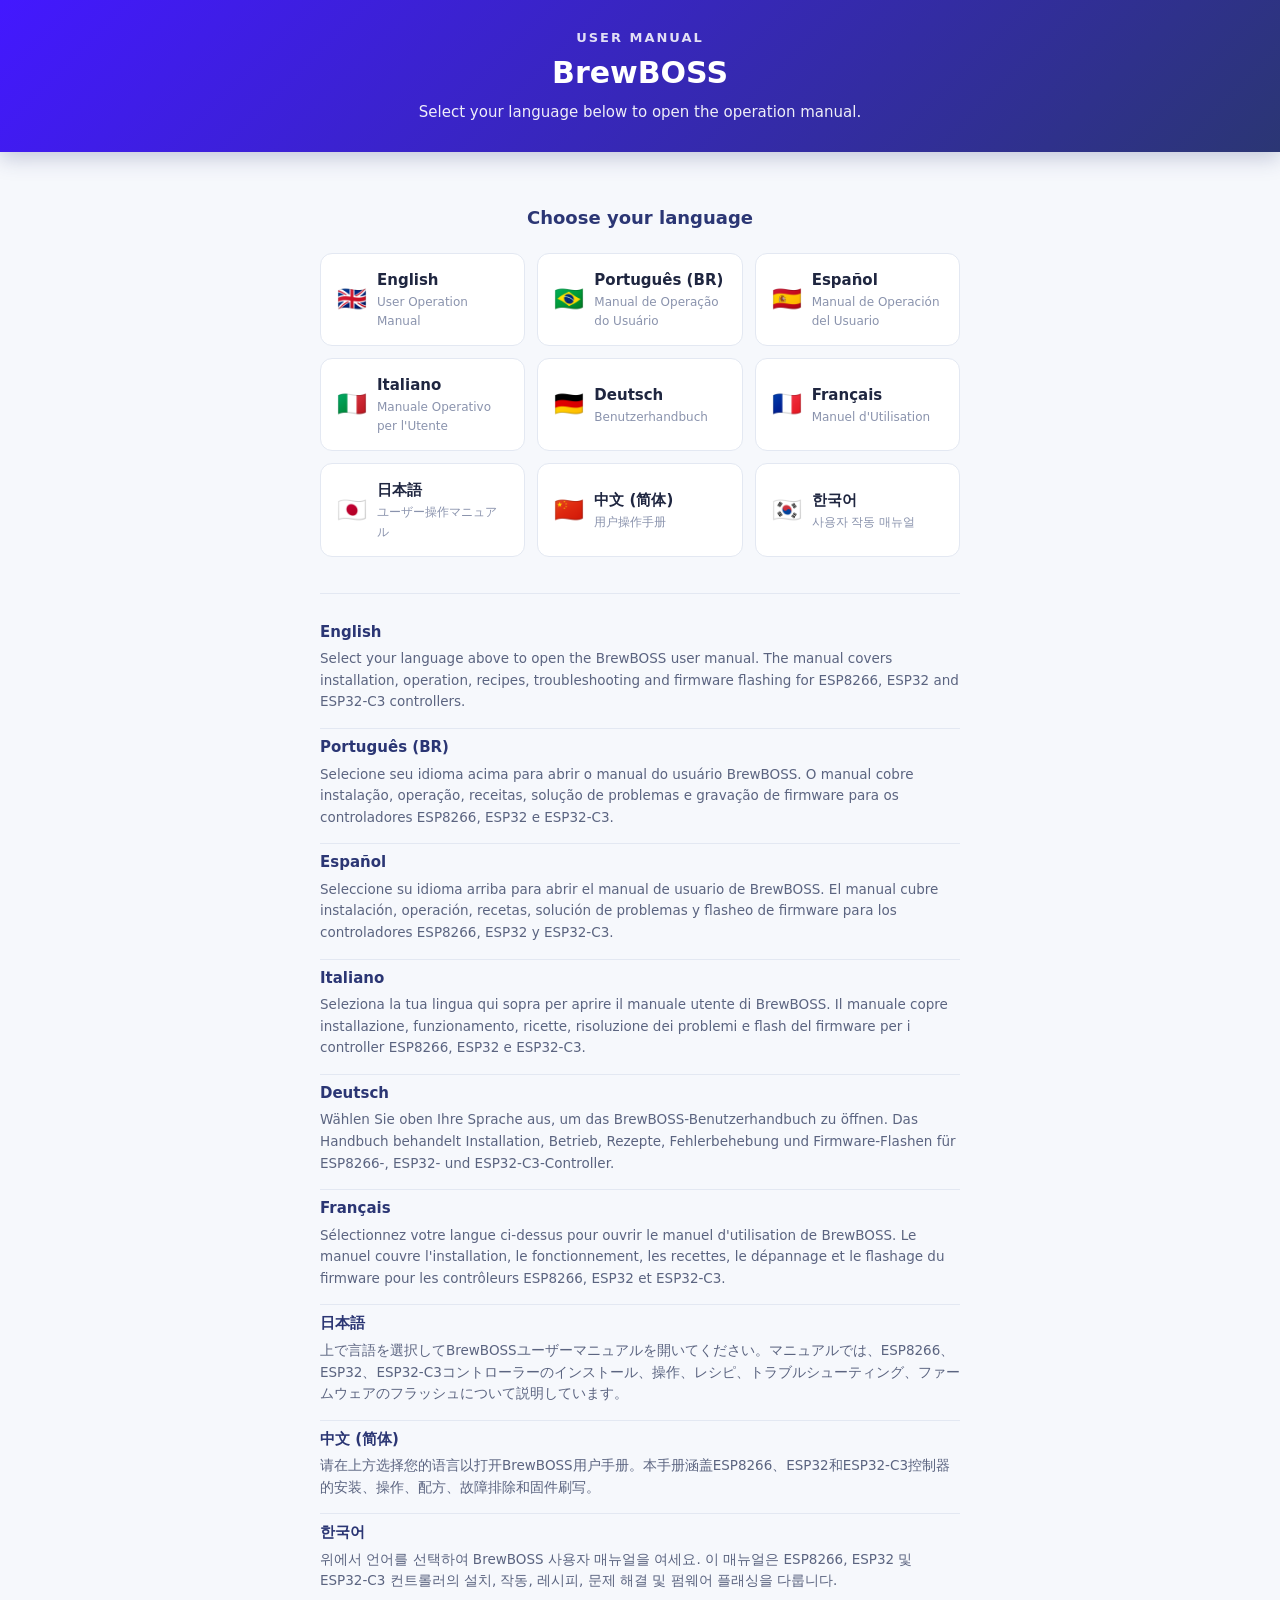
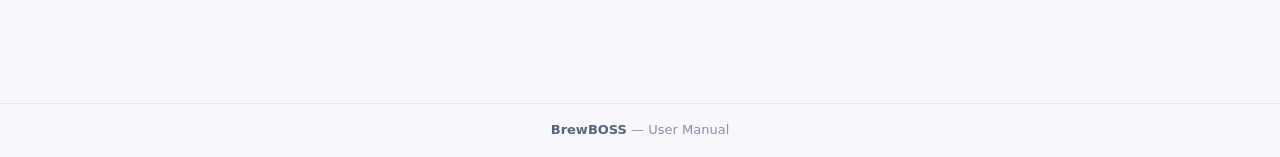
<file: index.html>
<!DOCTYPE html>
<html lang="en">
<head>
<meta charset="utf-8">
<meta name="viewport" content="width=device-width, initial-scale=1">
<title>BrewBOSS — User Manual</title>
<style>
  :root{
    --accent:#4318FF; --accent2:#2B3674; --ink:#1f2640; --dim:#5b6480; --muted:#8a93ad;
    --bg:#f6f8fc; --card:#ffffff; --line:#e3e8f2;
  }
  *{box-sizing:border-box;}
  html{scroll-behavior:smooth;}
  body{margin:0;background:var(--bg);color:var(--ink);
    font-family:-apple-system,system-ui,"Segoe UI",Roboto,Helvetica,Arial,sans-serif;
    line-height:1.6;font-size:16px;display:flex;flex-direction:column;min-height:100vh;}
  header.site{background:linear-gradient(135deg,var(--accent) 0%,var(--accent2) 100%);
    color:#fff;padding:28px 20px;box-shadow:0 6px 20px rgba(43,54,116,.25);text-align:center;}
  header.site .brand{font-size:13px;font-weight:700;letter-spacing:2px;text-transform:uppercase;opacity:.85;}
  header.site h1{margin:6px 0 .3em;font-size:30px;line-height:1.2;}
  header.site h1 b{font-weight:800;}
  header.site p{margin:0;opacity:.92;font-size:15px;max-width:680px;margin:0 auto;}
  main{flex:1;max-width:680px;margin:28px auto;padding:0 20px 48px;width:100%;}
  .pick{text-align:center;margin:24px 0 20px;font-size:18px;font-weight:700;color:var(--accent2);}
  .lang-grid{display:grid;grid-template-columns:repeat(auto-fill,minmax(200px,1fr));gap:12px;margin:20px 0 32px;}
  .lang-card{background:var(--card);border:1px solid var(--line);border-radius:12px;padding:14px 16px;
    text-decoration:none;color:var(--ink);transition:border-color .18s,box-shadow .18s;display:flex;align-items:center;gap:10px;}
  .lang-card:hover{border-color:var(--accent);box-shadow:0 4px 14px rgba(67,24,255,.10);}
  .lang-card .flag{font-size:24px;flex:none;}
  .lang-card .label{font-weight:700;font-size:15px;}
  .lang-card .sub{font-size:12px;color:var(--muted);margin-top:1px;}
  .instructions{margin-top:36px;padding-top:20px;border-top:1px solid var(--line);}
  .instructions h3{font-size:15px;color:var(--accent2);margin:1em 0 .3em;padding-top:.4em;border-top:1px solid var(--line);}
  .instructions h3:first-child{border-top:0;margin-top:0;}
  .instructions p{font-size:13.5px;color:var(--dim);margin:.2em 0;}
  footer{margin-top:32px;padding:16px 0;border-top:1px solid var(--line);font-size:13px;color:var(--muted);text-align:center;}
  footer b{color:var(--dim);}
</style>
</head>
<body>

<header class="site">
  <div class="brand">User Manual</div>
  <h1>Brew<b>BOSS</b></h1>
  <p>Select your language below to open the operation manual.</p>
</header>

<main>
  <p class="pick">Choose your language</p>

  <div class="lang-grid">
    <a class="lang-card" href="manual_en.html">
      <span class="flag">&#127468;&#127463;</span>
      <div><div class="label">English</div><div class="sub">User Operation Manual</div></div>
    </a>
    <a class="lang-card" href="manual_pt-BR.html">
      <span class="flag">&#127463;&#127479;</span>
      <div><div class="label">Português (BR)</div><div class="sub">Manual de Operação do Usuário</div></div>
    </a>
    <a class="lang-card" href="manual_es.html">
      <span class="flag">&#127466;&#127480;</span>
      <div><div class="label">Español</div><div class="sub">Manual de Operación del Usuario</div></div>
    </a>
    <a class="lang-card" href="manual_it.html">
      <span class="flag">&#127470;&#127481;</span>
      <div><div class="label">Italiano</div><div class="sub">Manuale Operativo per l'Utente</div></div>
    </a>
    <a class="lang-card" href="manual_de.html">
      <span class="flag">&#127465;&#127466;</span>
      <div><div class="label">Deutsch</div><div class="sub">Benutzerhandbuch</div></div>
    </a>
    <a class="lang-card" href="manual_fr.html">
      <span class="flag">&#127467;&#127479;</span>
      <div><div class="label">Français</div><div class="sub">Manuel d'Utilisation</div></div>
    </a>
    <a class="lang-card" href="manual_ja.html">
      <span class="flag">&#127471;&#127477;</span>
      <div><div class="label">日本語</div><div class="sub">ユーザー操作マニュアル</div></div>
    </a>
    <a class="lang-card" href="manual_zh.html">
      <span class="flag">&#127464;&#127475;</span>
      <div><div class="label">中文 (简体)</div><div class="sub">用户操作手册</div></div>
    </a>
    <a class="lang-card" href="manual_ko.html">
      <span class="flag">&#127472;&#127479;</span>
      <div><div class="label">한국어</div><div class="sub">사용자 작동 매뉴얼</div></div>
    </a>
  </div>

  <div class="instructions">
    <h3>English</h3>
    <p>Select your language above to open the BrewBOSS user manual. The manual covers installation, operation, recipes, troubleshooting and firmware flashing for ESP8266, ESP32 and ESP32-C3 controllers.</p>

    <h3>Português (BR)</h3>
    <p>Selecione seu idioma acima para abrir o manual do usuário BrewBOSS. O manual cobre instalação, operação, receitas, solução de problemas e gravação de firmware para os controladores ESP8266, ESP32 e ESP32-C3.</p>

    <h3>Español</h3>
    <p>Seleccione su idioma arriba para abrir el manual de usuario de BrewBOSS. El manual cubre instalación, operación, recetas, solución de problemas y flasheo de firmware para los controladores ESP8266, ESP32 y ESP32-C3.</p>

    <h3>Italiano</h3>
    <p>Seleziona la tua lingua qui sopra per aprire il manuale utente di BrewBOSS. Il manuale copre installazione, funzionamento, ricette, risoluzione dei problemi e flash del firmware per i controller ESP8266, ESP32 e ESP32-C3.</p>

    <h3>Deutsch</h3>
    <p>Wählen Sie oben Ihre Sprache aus, um das BrewBOSS-Benutzerhandbuch zu öffnen. Das Handbuch behandelt Installation, Betrieb, Rezepte, Fehlerbehebung und Firmware-Flashen für ESP8266-, ESP32- und ESP32-C3-Controller.</p>

    <h3>Français</h3>
    <p>Sélectionnez votre langue ci-dessus pour ouvrir le manuel d'utilisation de BrewBOSS. Le manuel couvre l'installation, le fonctionnement, les recettes, le dépannage et le flashage du firmware pour les contrôleurs ESP8266, ESP32 et ESP32-C3.</p>

    <h3>日本語</h3>
    <p>上で言語を選択してBrewBOSSユーザーマニュアルを開いてください。マニュアルでは、ESP8266、ESP32、ESP32-C3コントローラーのインストール、操作、レシピ、トラブルシューティング、ファームウェアのフラッシュについて説明しています。</p>

    <h3>中文 (简体)</h3>
    <p>请在上方选择您的语言以打开BrewBOSS用户手册。本手册涵盖ESP8266、ESP32和ESP32-C3控制器的安装、操作、配方、故障排除和固件刷写。</p>

    <h3>한국어</h3>
    <p>위에서 언어를 선택하여 BrewBOSS 사용자 매뉴얼을 여세요. 이 매뉴얼은 ESP8266, ESP32 및 ESP32-C3 컨트롤러의 설치, 작동, 레시피, 문제 해결 및 펌웨어 플래싱을 다룹니다.</p>
  </div>
</main>

<footer><b>BrewBOSS</b> — User Manual</footer>

</body>
</html>
</file>
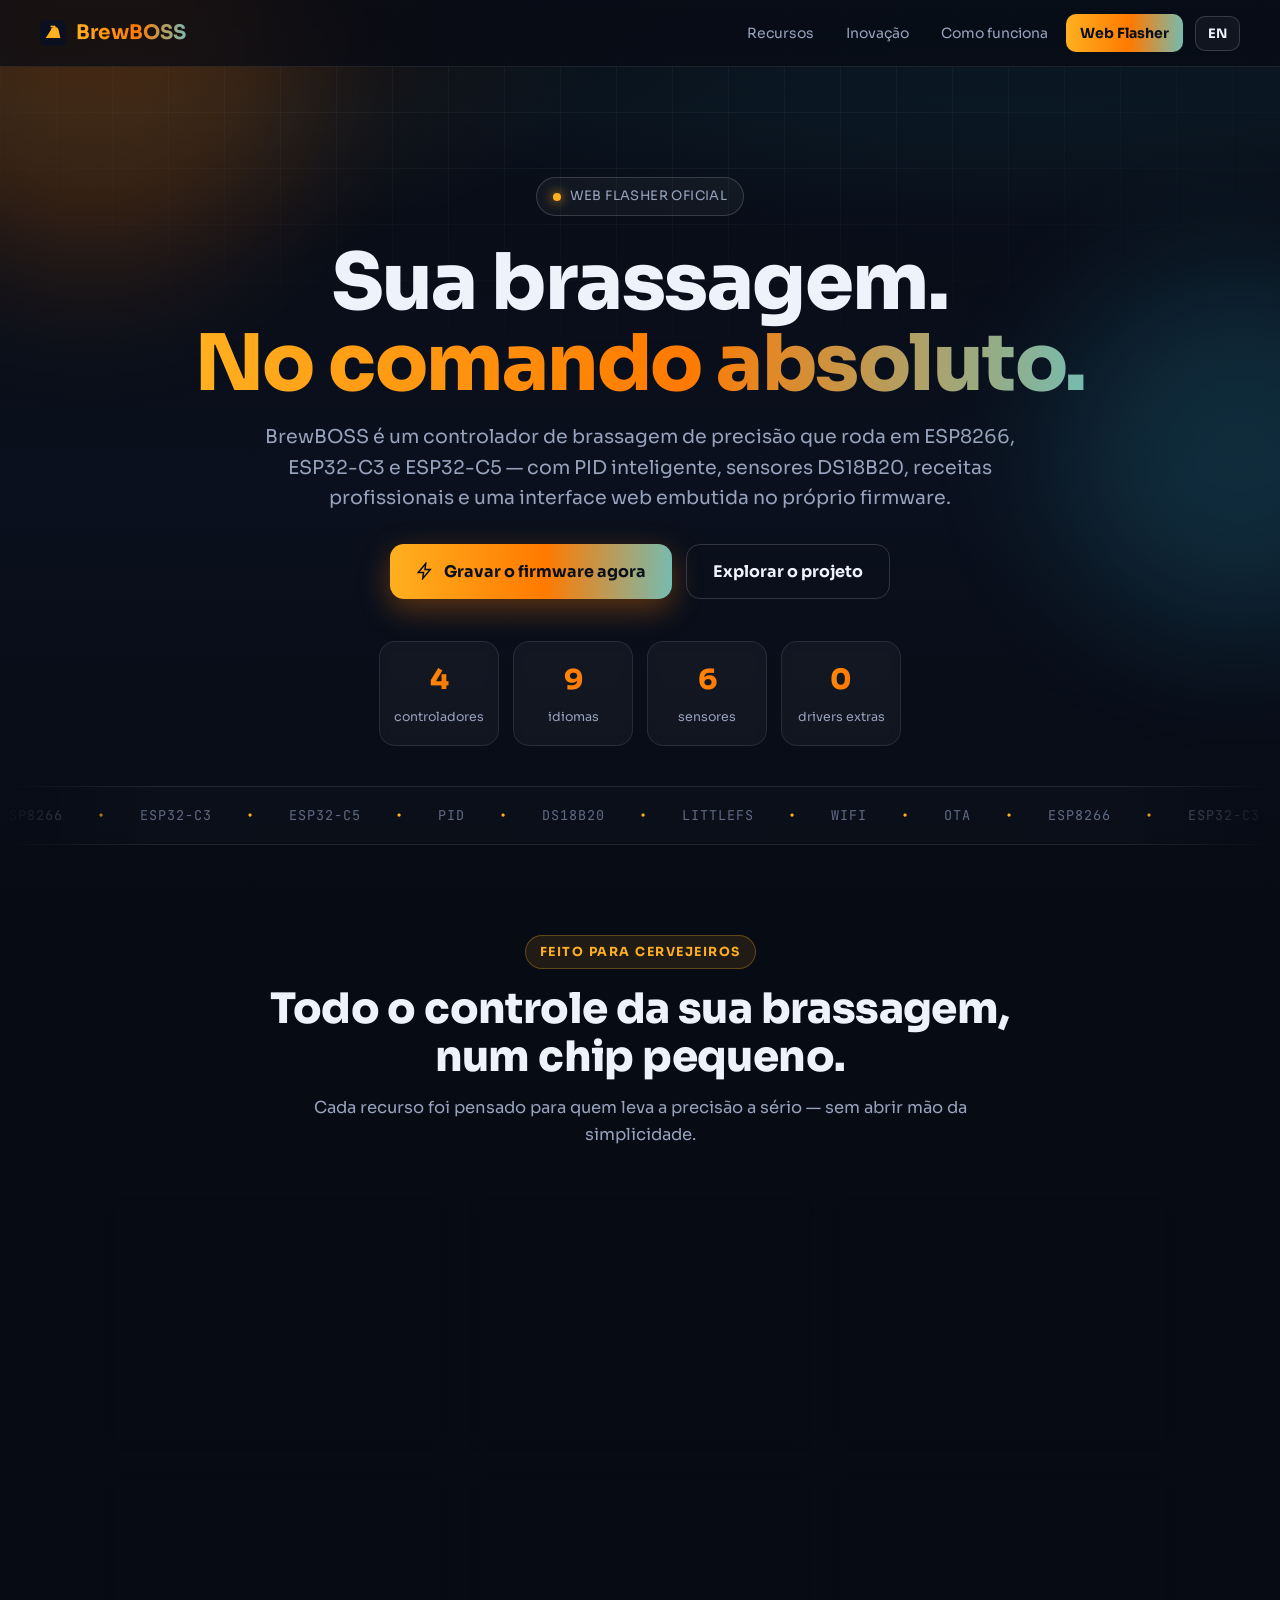
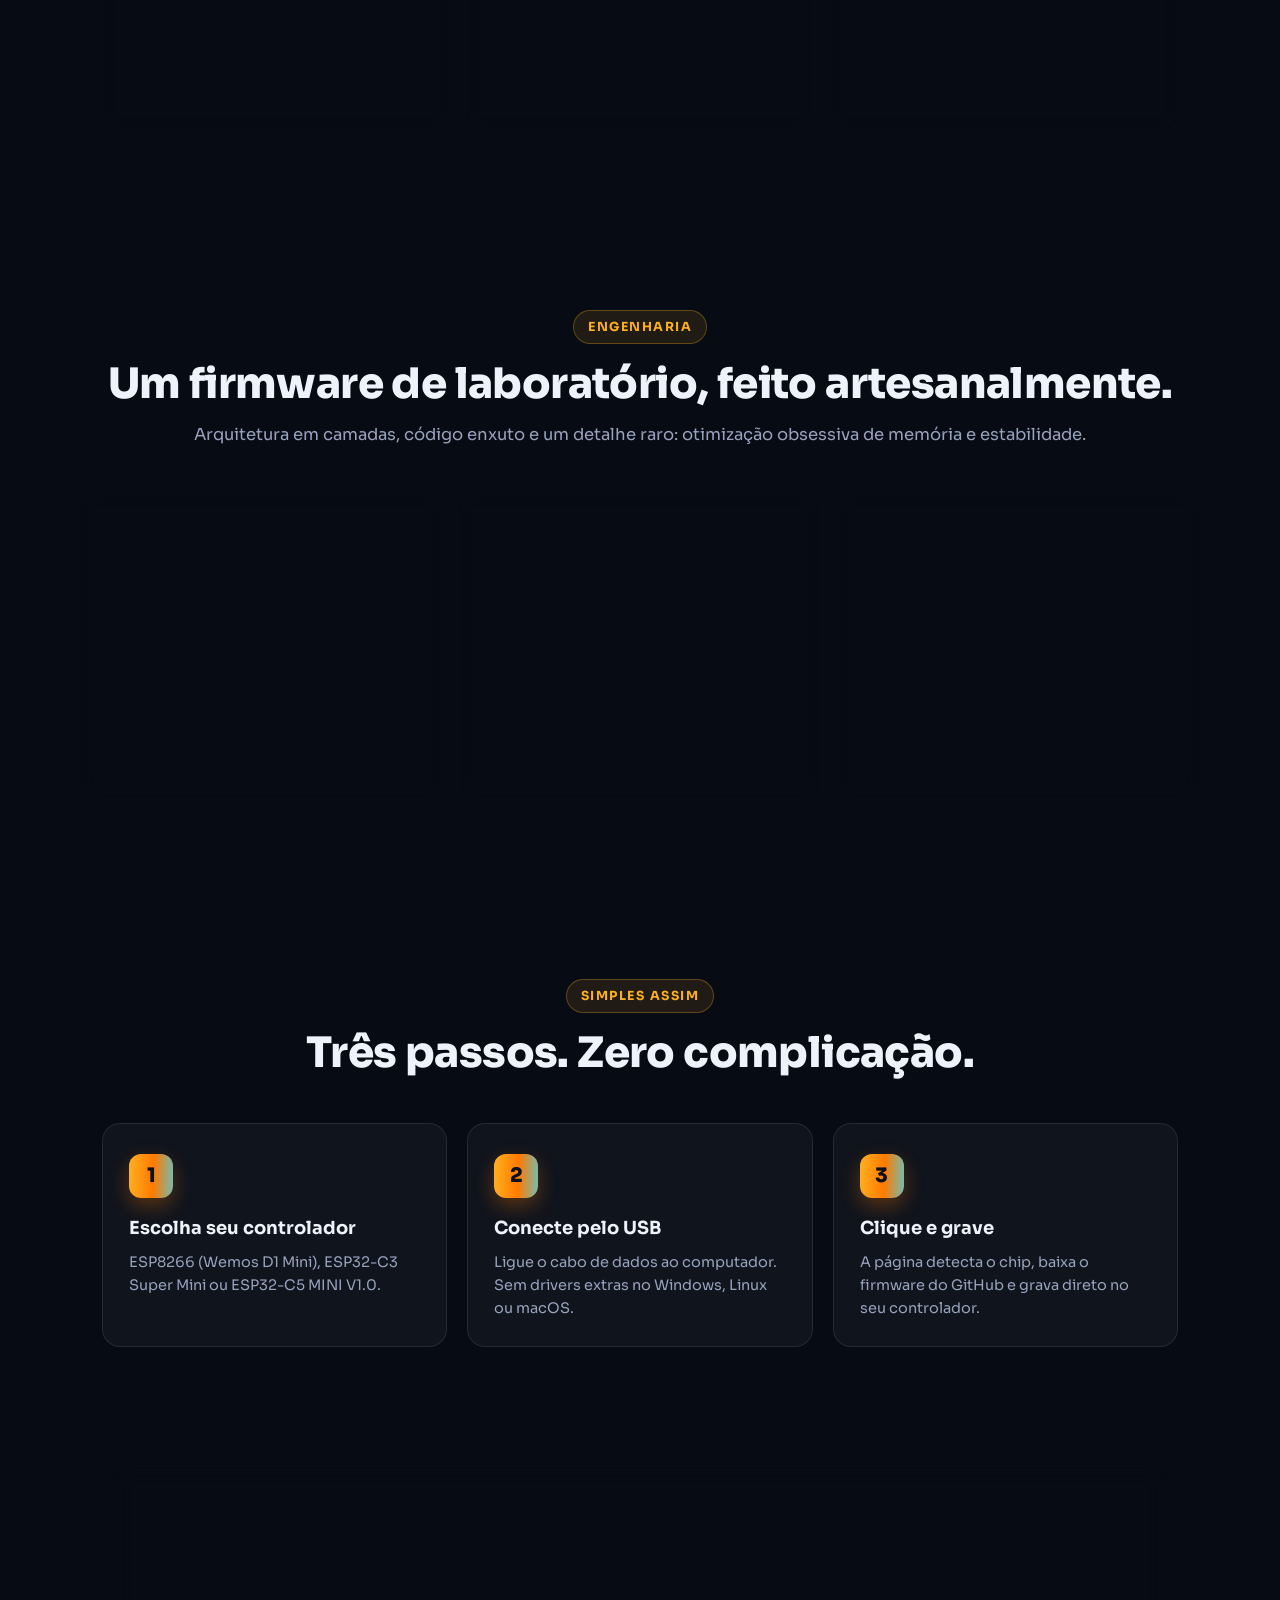
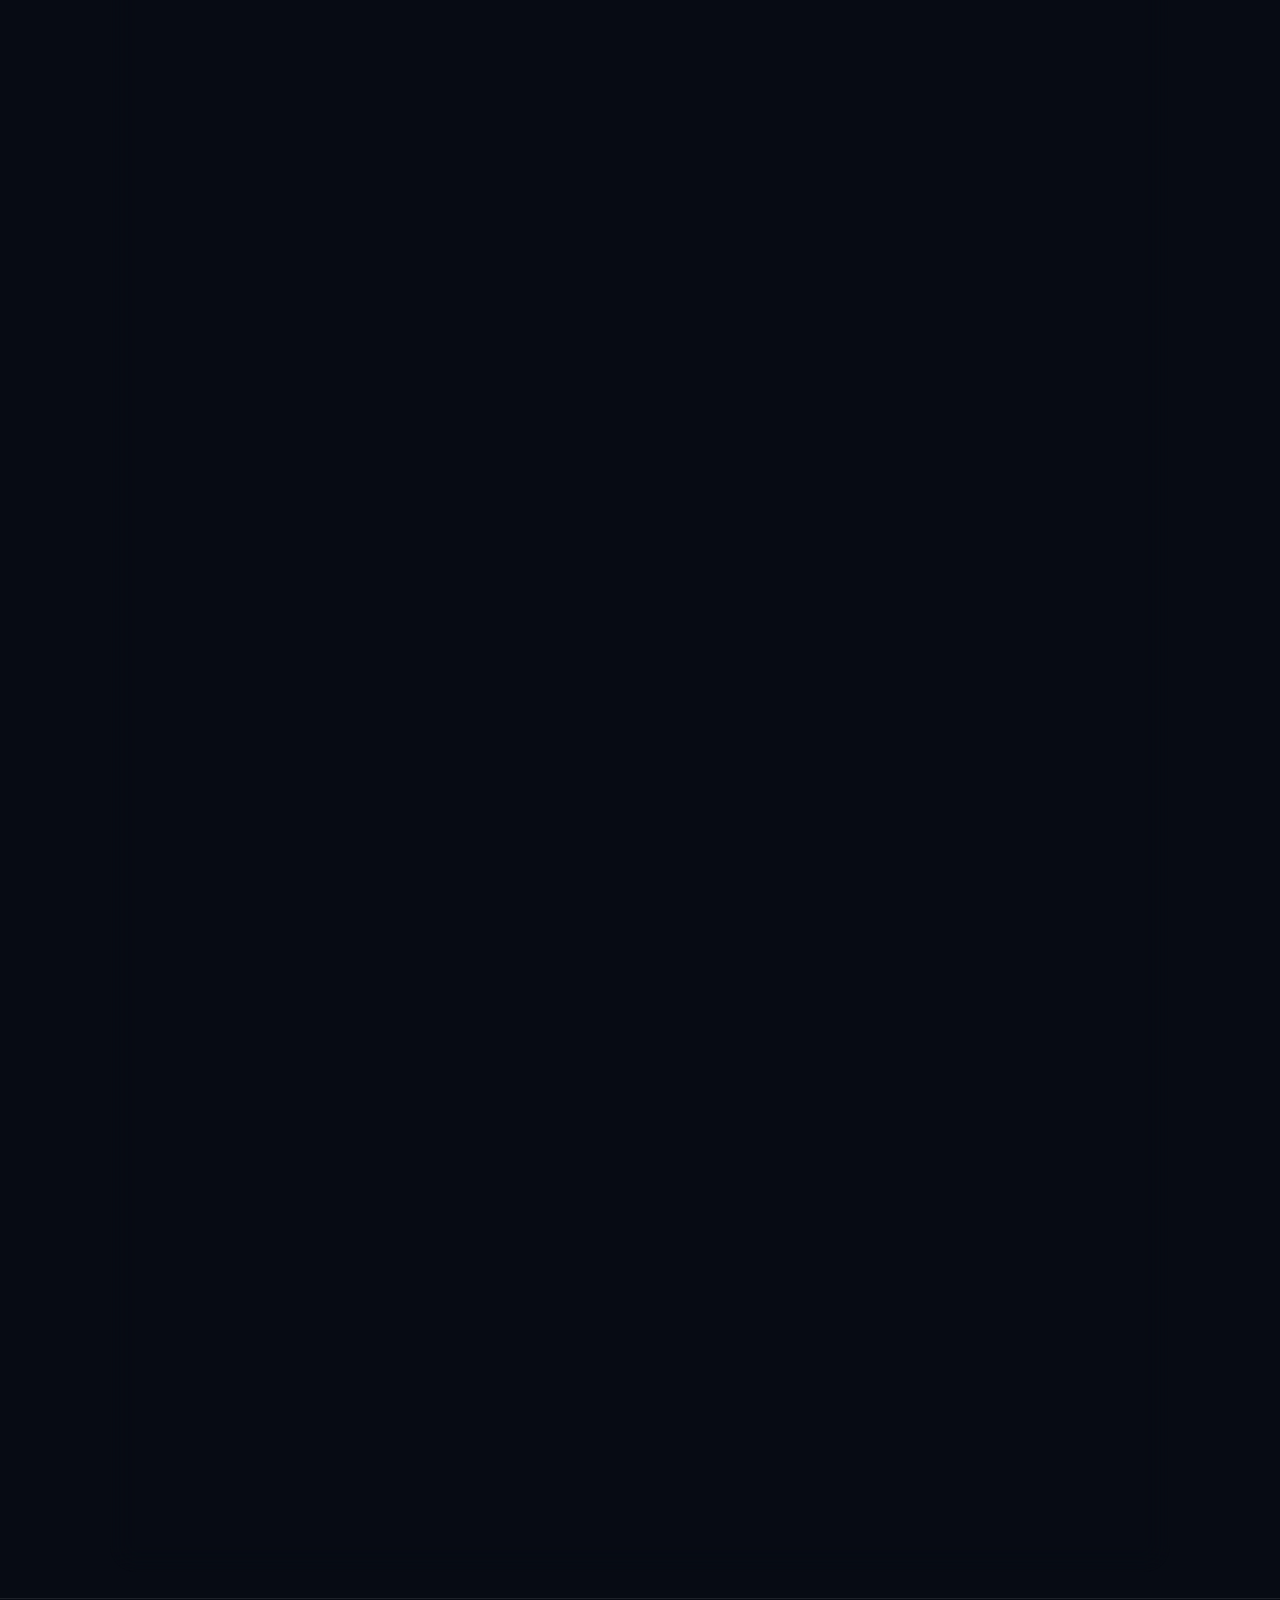
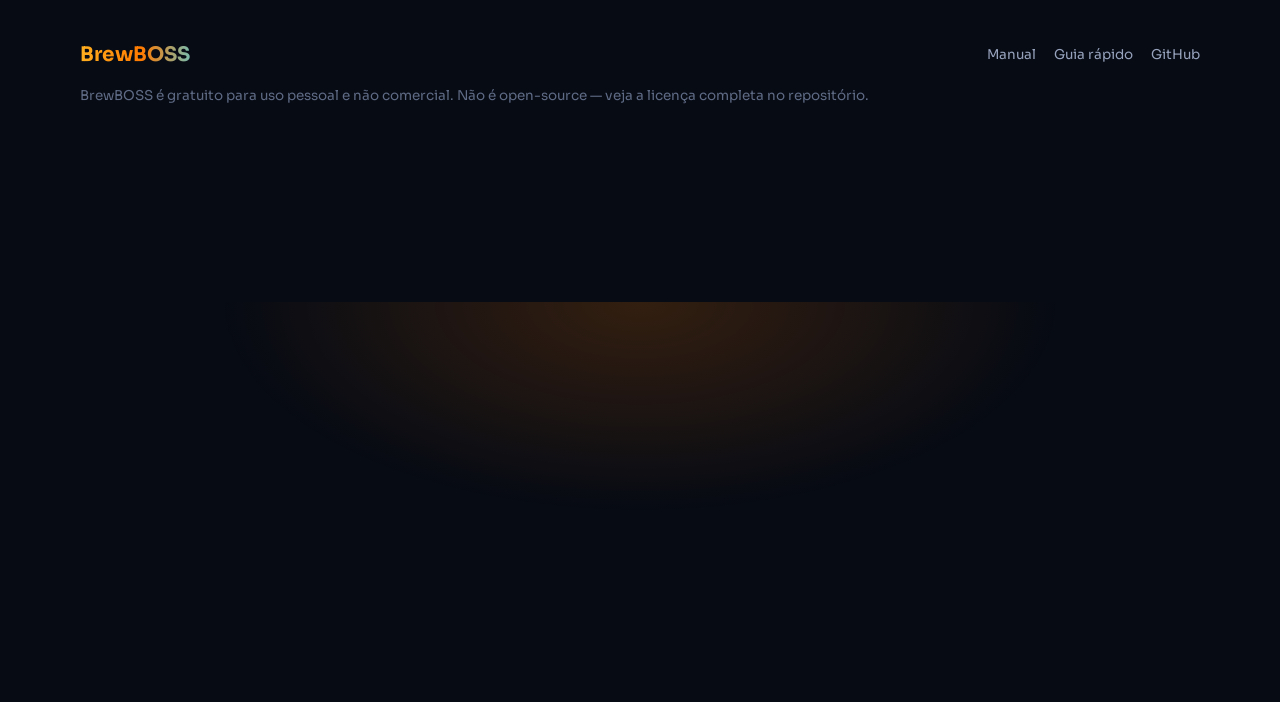
<file: flasher/index.html>
<!DOCTYPE html>
<html lang="pt-BR">
<head>
<meta charset="utf-8">
<meta name="viewport" content="width=device-width, initial-scale=1">
<title>BrewBOSS — Grave o firmware direto no seu controlador</title>
<meta name="description" content="BrewBOSS Web Flasher: conecte seu ESP8266, ESP32-C3 ou ESP32-C5 via USB e grave o firmware BrewBOSS direto do navegador — Windows, Linux e macOS.">
<link rel="icon" href="data:image/svg+xml,%3Csvg xmlns='http://www.w3.org/2000/svg' viewBox='0 0 32 32'%3E%3Crect width='32' height='32' rx='7' fill='%23080d18'/%3E%3Cpath d='M7 22h18l-2-9a5 5 0 0 0-9.9 0z' fill='%23ffb020'/%3E%3Cpath d='M13 8h6' stroke='%23ffb020' stroke-width='2'/%3E%3C/svg%3E">
<link rel="preconnect" href="https://fonts.googleapis.com">
<link rel="preconnect" href="https://fonts.gstatic.com" crossorigin>
<link href="https://fonts.googleapis.com/css2?family=Sora:wght@400;600;700;800&family=JetBrains+Mono:wght@400;600&display=swap" rel="stylesheet">
<link rel="stylesheet" href="style.css">
</head>
<body>

<div class="bgfx" aria-hidden="true">
  <div class="orb orb-a"></div>
  <div class="orb orb-b"></div>
  <div class="grid"></div>
  <div class="scanline"></div>
</div>

<nav class="nav">
  <a class="brand" href="../index.html">
    <svg viewBox="0 0 32 32" width="26" height="26" aria-hidden="true"><rect width="32" height="32" rx="7" fill="#0a1020"/><path d="M7 22h18l-2-9a5 5 0 0 0-9.9 0z" fill="#ffb020"/><path d="M13 8h6" stroke="#ffb020" stroke-width="2"/></svg>
    <strong>BrewBOSS</strong>
  </a>
  <div class="nav-links">
    <a href="#recursos" data-i18n="nav.features">Recursos</a>
    <a href="#inovacao" data-i18n="nav.innovation">Inovação</a>
    <a href="#como" data-i18n="nav.how">Como funciona</a>
    <a href="#flash" class="nav-cta" data-i18n="nav.flash">Web Flasher</a>
    <button id="langBtn" class="lang-btn" type="button">EN</button>
  </div>
</nav>

<header class="hero">
  <span class="pill"><span class="dot"></span><span data-i18n="hero.pill">Web Flasher oficial</span></span>
  <h1><span data-i18n="hero.title1">Sua brassagem.</span><br><span class="grad" data-i18n="hero.title2">No comando absoluto.</span></h1>
  <p class="lede" data-i18n="hero.sub">BrewBOSS é um controlador de brassagem de precisão que roda em ESP8266, ESP32-C3 e ESP32-C5 — com PID inteligente, sensores DS18B20, receitas profissionais e uma interface web embutida no próprio firmware.</p>

  <div class="hero-actions">
    <a href="#flash" class="btn btn-primary">
      <svg viewBox="0 0 24 24" width="18" height="18" fill="none" stroke="currentColor" stroke-width="2" aria-hidden="true"><path d="M13 2 3 14h7l-1 8 10-12h-7l1-8z"/></svg>
      <span data-i18n="hero.cta">Gravar o firmware agora</span>
    </a>
    <a href="#recursos" class="btn btn-ghost" data-i18n="hero.cta2">Explorar o projeto</a>
  </div>

  <div class="chips">
    <div class="chip"><b data-count="4">4</b><span data-i18n="hero.c1">controladores</span></div>
    <div class="chip"><b data-count="9">9</b><span data-i18n="hero.c2">idiomas</span></div>
    <div class="chip"><b data-count="6">6</b><span data-i18n="hero.c3">sensores</span></div>
    <div class="chip"><b data-count="0">0</b><span data-i18n="hero.c4">drivers extras</span></div>
  </div>
</header>

<main>

<section class="strip" aria-hidden="true">
  <div class="strip-inner">
    <span>ESP8266</span><i>•</i><span>ESP32-C3</span><i>•</i><span>ESP32-C5</span><i>•</i><span>PID</span><i>•</i><span>DS18B20</span><i>•</i><span>LittleFS</span><i>•</i><span>WiFi</span><i>•</i><span>OTA</span><i>•</i>
    <span>ESP8266</span><i>•</i><span>ESP32-C3</span><i>•</i><span>ESP32-C5</span><i>•</i><span>PID</span><i>•</i><span>DS18B20</span><i>•</i><span>LittleFS</span><i>•</i><span>WiFi</span><i>•</i><span>OTA</span><i>•</i>
  </div>
</section>

<section class="wrap" id="recursos">
  <div class="sec-head">
    <span class="kicker" data-i18n="feat.kicker">Feito para cervejeiros</span>
    <h2 data-i18n="feat.title">Todo o controle da sua brassagem, num chip pequeno.</h2>
    <p data-i18n="feat.sub">Cada recurso foi pensado para quem leva a precisão a sério — sem abrir mão da simplicidade.</p>
  </div>

  <div class="grid-feat">
    <article class="card">
      <div class="ic"><svg viewBox="0 0 24 24" fill="none" stroke="currentColor" stroke-width="1.8" aria-hidden="true"><path d="M12 3c3 3 4 5 4 8a4 4 0 0 1-8 0c0-3 1-5 4-8z"/><path d="M8 17h8M9 20h6"/></svg></div>
      <h3 data-i18n="feat1.t">PID inteligente</h3>
      <p data-i18n="feat1.d">Mantém a temperatura alvo com precisão, ajustando a potência do aquecedor em tempo real durante mostura e fervura.</p>
    </article>
    <article class="card">
      <div class="ic"><svg viewBox="0 0 24 24" fill="none" stroke="currentColor" stroke-width="1.8" aria-hidden="true"><path d="M4 19V5a2 2 0 0 1 2-2h13v13H6a2 2 0 0 0-2 2z"/><path d="M4 19a2 2 0 0 0 2 2h13"/><path d="M8 8h6M8 12h8"/></svg></div>
      <h3 data-i18n="feat2.t">Receitas profissionais</h3>
      <p data-i18n="feat2.d">Importa BeerXML, Brewfather e BeerSmith. Passos de mostura, fervura e adições de lúpulo organizados e editáveis.</p>
    </article>
    <article class="card">
      <div class="ic"><svg viewBox="0 0 24 24" fill="none" stroke="currentColor" stroke-width="1.8" aria-hidden="true"><path d="M12 2v20M12 6c-3 0-3 2-6 2M12 12c-3 0-3 2-6 2M12 18c-3 0-3 2-6 2M12 6c3 0 3 2 6 2M12 12c3 0 3 2 6 2M12 18c3 0 3 2 6 2"/></svg></div>
      <h3 data-i18n="feat3.t">Sensores DS18B20</h3>
      <p data-i18n="feat3.d">Múltiplos sensores de temperatura com endereçamento automático e calibração por offset — mostura, água e fervura.</p>
    </article>
    <article class="card">
      <div class="ic"><svg viewBox="0 0 24 24" fill="none" stroke="currentColor" stroke-width="1.8" aria-hidden="true"><circle cx="12" cy="12" r="9"/><path d="M12 7v5l3 3"/></svg></div>
      <h3 data-i18n="feat4.t">Interface web embutida</h3>
      <p data-i18n="feat4.d">Painel completo dentro do firmware. Controle por WiFi, receitas, logs e configurações — sem instalar nada.</p>
    </article>
    <article class="card">
      <div class="ic"><svg viewBox="0 0 24 24" fill="none" stroke="currentColor" stroke-width="1.8" aria-hidden="true"><path d="M12 3v3M12 18v3M3 12h3M18 12h3M5.6 5.6l2.1 2.1M16.3 16.3l2.1 2.1M5.6 18.4l2.1-2.1M16.3 7.7l2.1-2.1"/><circle cx="12" cy="12" r="4"/></svg></div>
      <h3 data-i18n="feat5.t">Atuadores e alarmes</h3>
      <p data-i18n="feat5.d">Aquecedor com controle de potência, bomba de recirculação, buzzer e botões de PAUSE, RESUME e SKIP na palma da mão.</p>
    </article>
    <article class="card">
      <div class="ic"><svg viewBox="0 0 24 24" fill="none" stroke="currentColor" stroke-width="1.8" aria-hidden="true"><path d="M20 12a8 8 0 1 1-8-8"/><path d="M20 4v5h-5"/></svg></div>
      <h3 data-i18n="feat6.t">Recuperação inteligente</h3>
      <p data-i18n="feat6.d">Se a energia cair no meio da brassagem, o BrewBOSS retoma o passo exato onde parou. Seus dados sobrevivem a quedas.</p>
    </article>
  </div>
</section>

<section class="wrap alt" id="inovacao">
  <div class="sec-head">
    <span class="kicker" data-i18n="inno.kicker">Engenharia</span>
    <h2 data-i18n="inno.title">Um firmware de laboratório, feito artesanalmente.</h2>
    <p data-i18n="inno.sub">Arquitetura em camadas, código enxuto e um detalhe raro: otimização obsessiva de memória e estabilidade.</p>
  </div>

  <div class="grid-inno">
    <article class="card big">
      <div class="num">01</div>
      <h3 data-i18n="in1.t">Multi-plataforma de verdade</h3>
      <p data-i18n="in1.d">Um único código, quatro alvos. ESP8266, ESP32, ESP32-C3 e o novíssimo ESP32-C5 — com pinos e periféricos isolados por camada, cada um no seu hardware.</p>
    </article>
    <article class="card big">
      <div class="num">02</div>
      <h3 data-i18n="in2.t">Memória sob vigilância</h3>
      <p data-i18n="in2.d">Semanas rodando sem vazamentos. Heap monitorado a cada ciclo, logs de eventos em LittleFS e retomada segura mesmo após crash.</p>
    </article>
    <article class="card big">
      <div class="num">03</div>
      <h3 data-i18n="in3.t">Web no chip</h3>
      <p data-i18n="in3.d">A interface completa vive comprimida dentro do firmware. É por isso que você vai gravá-la agora em um único arquivo.</p>
    </article>
  </div>
</section>

<section class="wrap" id="como">
  <div class="sec-head">
    <span class="kicker" data-i18n="how.kicker">Simples assim</span>
    <h2 data-i18n="how.title">Três passos. Zero complicação.</h2>
  </div>
  <ol class="steps">
    <li>
      <span class="step-n">1</span>
      <h3 data-i18n="s1.t">Escolha seu controlador</h3>
      <p data-i18n="s1.d">ESP8266 (Wemos D1 Mini), ESP32-C3 Super Mini ou ESP32-C5 MINI V1.0.</p>
    </li>
    <li>
      <span class="step-n">2</span>
      <h3 data-i18n="s2.t">Conecte pelo USB</h3>
      <p data-i18n="s2.d">Ligue o cabo de dados ao computador. Sem drivers extras no Windows, Linux ou macOS.</p>
    </li>
    <li>
      <span class="step-n">3</span>
      <h3 data-i18n="s3.t">Clique e grave</h3>
      <p data-i18n="s3.d">A página detecta o chip, baixa o firmware do GitHub e grava direto no seu controlador.</p>
    </li>
  </ol>
</section>

<section class="wrap flash-wrap" id="flash">
  <div class="flash-glow" aria-hidden="true"></div>
  <div class="flash-box">
    <div class="sec-head">
      <span class="kicker grad-kicker" data-i18n="fl.kicker">Web Flasher</span>
      <h2 data-i18n="fl.title">Grave o firmware direto no seu controlador.</h2>
      <p data-i18n="fl.sub">Tudo acontece no seu navegador — o firmware vem daqui do GitHub e vai para o chip pela porta USB. Nada de arquivos, nada de drivers.</p>
    </div>

    <div class="flash-body">
      <div class="board-list">
        <h4 data-i18n="fl.step1">1. Selecione o controlador</h4>
        <div id="boards" class="boards"></div>
        <h4 data-i18n="fl.step0">2. Selecione a versão</h4>
        <select id="versionSel" class="ver-sel"></select>
        <div id="modeWrap" class="mode-wrap">
          <h4 data-i18n="fl.stepMode">3. Modo de gravação</h4>
          <div class="mode-options">
            <label class="mode-opt">
              <input type="radio" name="flashMode" value="full">
              <span data-i18n="fl.modeFull">Completo (firmware + filesystem)</span>
            </label>
            <label class="mode-opt">
              <input type="radio" name="flashMode" value="fw">
              <span data-i18n="fl.modeFw">Somente firmware (preservar dados)</span>
            </label>
          </div>
          <p id="modeAlert" class="mode-alert" hidden></p>
        </div>
        <p class="hint" id="versionHint"></p>
      </div>

      <div class="flash-console">
        <div class="console-head">
          <span class="traffic"><i></i><i></i><i></i></span>
          <span>CONSOLE</span>
          <button id="clearLog" class="clear-btn" type="button" data-i18n="fl.clear">Limpar</button>
          <span id="connStatus" class="status">--</span>
        </div>
        <div id="log" class="log" aria-live="polite"></div>
        <div class="console-foot">
          <div class="progress"><div id="bar" class="bar"></div></div>
          <span id="pct" class="pct">0%</span>
        </div>
      </div>

      <button id="flashBtn" class="btn btn-primary big" type="button" disabled>
        <svg viewBox="0 0 24 24" width="20" height="20" fill="none" stroke="currentColor" stroke-width="2" aria-hidden="true"><path d="M13 2 3 14h7l-1 8 10-12h-7l1-8z"/></svg>
        <span id="flashBtnLabel" data-i18n="fl.cta">Conectar e gravar</span>
      </button>
    </div>

    <div class="notes">
      <p><b data-i18n="fl.n1t">Compatível com:</b> <span data-i18n="fl.n1">Chrome, Edge, Opera e Firefox (desktop) no Windows, Linux e macOS.</span></p>
      <p><b data-i18n="fl.n2t">Atenção:</b> <span data-i18n="fl.n2">use um cabo de dados (não só de carga). O Safari e celulares não suportam gravação serial pelo navegador.</span></p>
    </div>
  </div>
</section>

</main>

<footer>
  <div class="foot-top">
    <a class="brand" href="../index.html"><strong>BrewBOSS</strong></a>
    <div class="foot-links">
      <a href="../manual_pt-BR.html" data-i18n="foot.manual">Manual</a>
      <a href="../binaries/GUIA_RAPIDO.txt" data-i18n="foot.guide">Guia rápido</a>
      <a href="https://github.com/rampanelli/BrewBOSS">GitHub</a>
    </div>
  </div>
  <p class="legal" data-i18n="foot.legal">BrewBOSS é gratuito para uso pessoal e não comercial. Não é open-source — veja a licença completa no repositório.</p>
</footer>

<div class="modal" id="portModal" role="dialog" aria-modal="true" hidden>
  <div class="modal-card">
    <svg viewBox="0 0 24 24" width="56" height="56" fill="none" stroke="currentColor" stroke-width="1.6" aria-hidden="true"><rect x="7" y="2" width="10" height="20" rx="2"/><path d="M10 6h4M10 18h4M12 12v2"/></svg>
    <h3 data-i18n="fl.port.t">Conectar a porta USB</h3>
    <p data-i18n="fl.port.d">Conecte o controlador ao computador e escolha a porta USB que ele usa.</p>
    <div id="portList" class="port-list"></div>
    <p id="portMsg" class="port-msg" hidden></p>
    <button class="btn btn-primary big" id="portPick" type="button" data-i18n="fl.port.pick">Escolher porta USB…</button>
    <button class="btn btn-ghost" id="portCancel" type="button" data-i18n="fl.port.cancel">Cancelar</button>
  </div>
</div>

<div class="modal" id="doneModal" role="dialog" aria-modal="true" hidden>
  <div class="modal-card">
    <svg viewBox="0 0 24 24" width="56" height="56" fill="none" stroke="currentColor" stroke-width="1.6" aria-hidden="true"><path d="M9 12l2 2 4-4"/><circle cx="12" cy="12" r="9"/></svg>
    <h3 data-i18n="fl.done.t">Gravação concluída!</h3>
    <p data-i18n="fl.done.d">Desligue e ligue o microcontrolador novamente para que o firmware inicie corretamente.</p>
    <button class="btn btn-primary" id="doneOk" type="button" data-i18n="fl.ok">Entendi</button>
  </div>
</div>

<script type="module" src="app.js"></script>
</body>
</html>
</file>
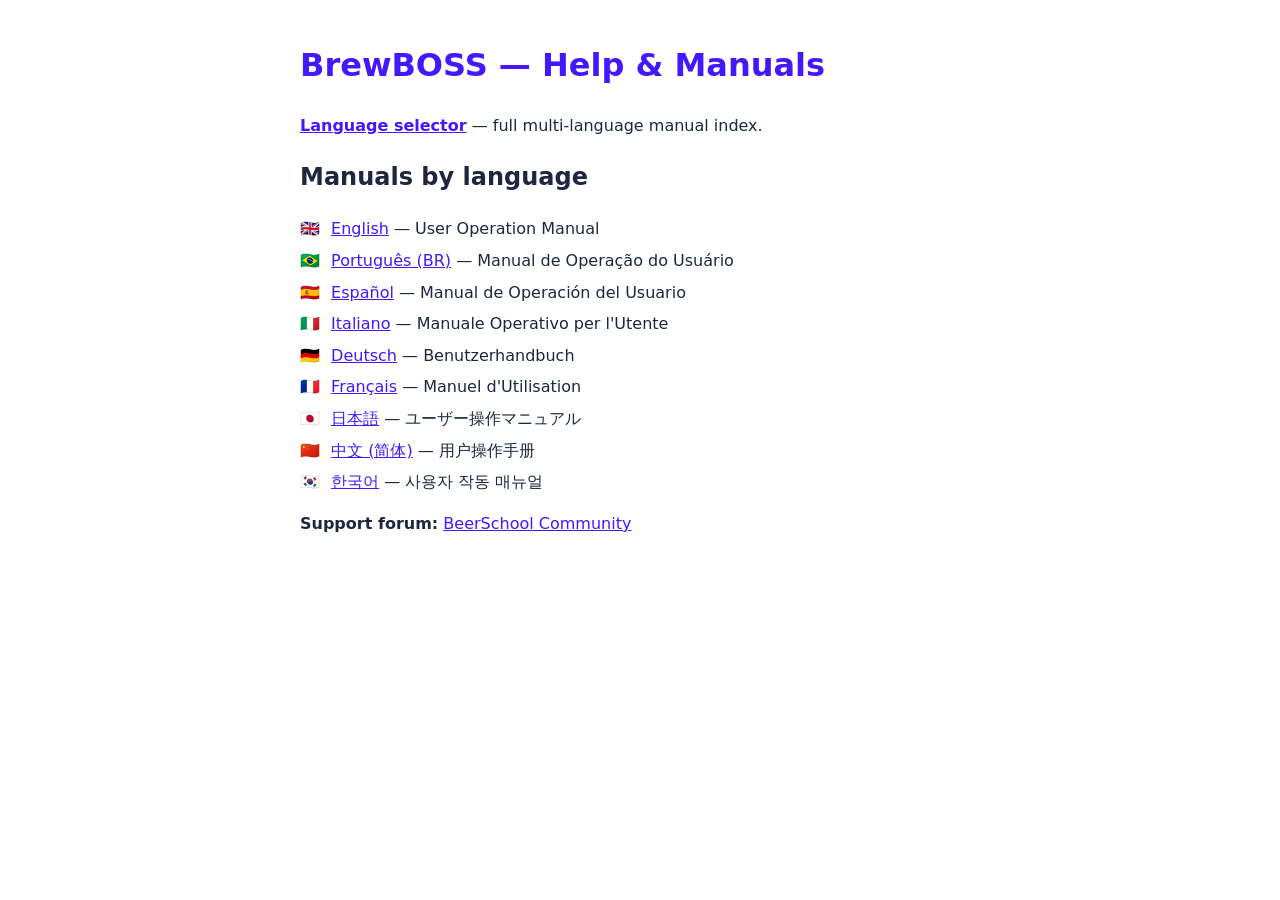
<file: help/index.html>
<!DOCTYPE html>
<html lang="en">
<head>
<meta charset="utf-8">
<meta name="viewport" content="width=device-width, initial-scale=1">
<title>BrewBOSS — Help</title>
<style>
  body{font-family:-apple-system,system-ui,"Segoe UI",Roboto,Helvetica,Arial,sans-serif;
    max-width:680px;margin:40px auto;padding:0 20px;line-height:1.6;color:#1f2640;}
  h1{color:#4318FF;} a{color:#4318FF;} ul{list-style:none;padding:0;}
  li{margin:6px 0;} .flag{margin-right:6px;}
</style>
</head>
<body>
<h1>BrewBOSS — Help &amp; Manuals</h1>
<p><a href="../index.html"><b>Language selector</b></a> — full multi-language manual index.</p>
<h2>Manuals by language</h2>
<ul>
<li><span class="flag">&#127468;&#127463;</span> <a href="../manual_en.html">English</a> — User Operation Manual</li>
<li><span class="flag">&#127463;&#127479;</span> <a href="../manual_pt-BR.html">Português (BR)</a> — Manual de Operação do Usuário</li>
<li><span class="flag">&#127466;&#127480;</span> <a href="../manual_es.html">Español</a> — Manual de Operación del Usuario</li>
<li><span class="flag">&#127470;&#127481;</span> <a href="../manual_it.html">Italiano</a> — Manuale Operativo per l'Utente</li>
<li><span class="flag">&#127465;&#127466;</span> <a href="../manual_de.html">Deutsch</a> — Benutzerhandbuch</li>
<li><span class="flag">&#127467;&#127479;</span> <a href="../manual_fr.html">Français</a> — Manuel d'Utilisation</li>
<li><span class="flag">&#127471;&#127477;</span> <a href="../manual_ja.html">日本語</a> — ユーザー操作マニュアル</li>
<li><span class="flag">&#127464;&#127475;</span> <a href="../manual_zh.html">中文 (简体)</a> — 用户操作手册</li>
<li><span class="flag">&#127472;&#127479;</span> <a href="../manual_ko.html">한국어</a> — 사용자 작동 매뉴얼</li>
</ul>
<p><b>Support forum:</b> <a href="https://beerschool.circle.so/c/forum-aberto/brewboss-command-the-brew-own-the-process">BeerSchool Community</a></p>
</body>
</html>
</file>
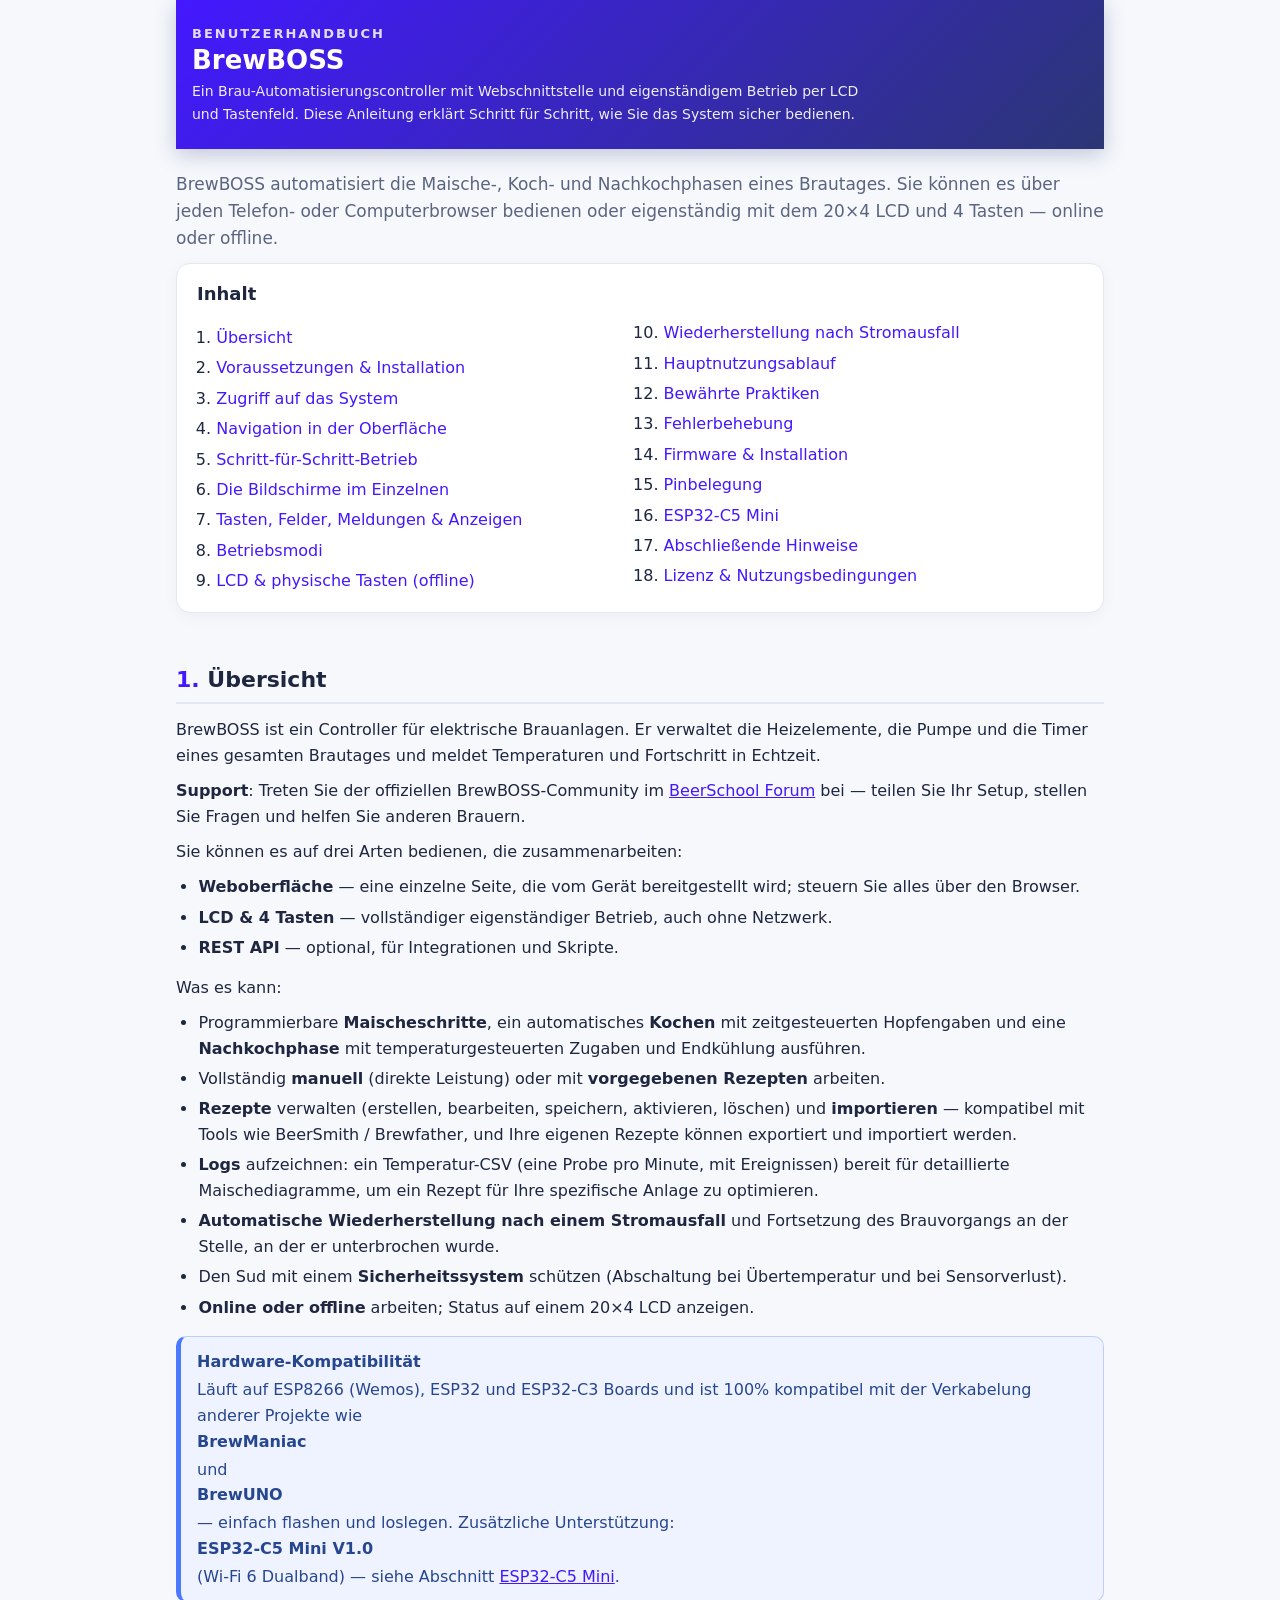
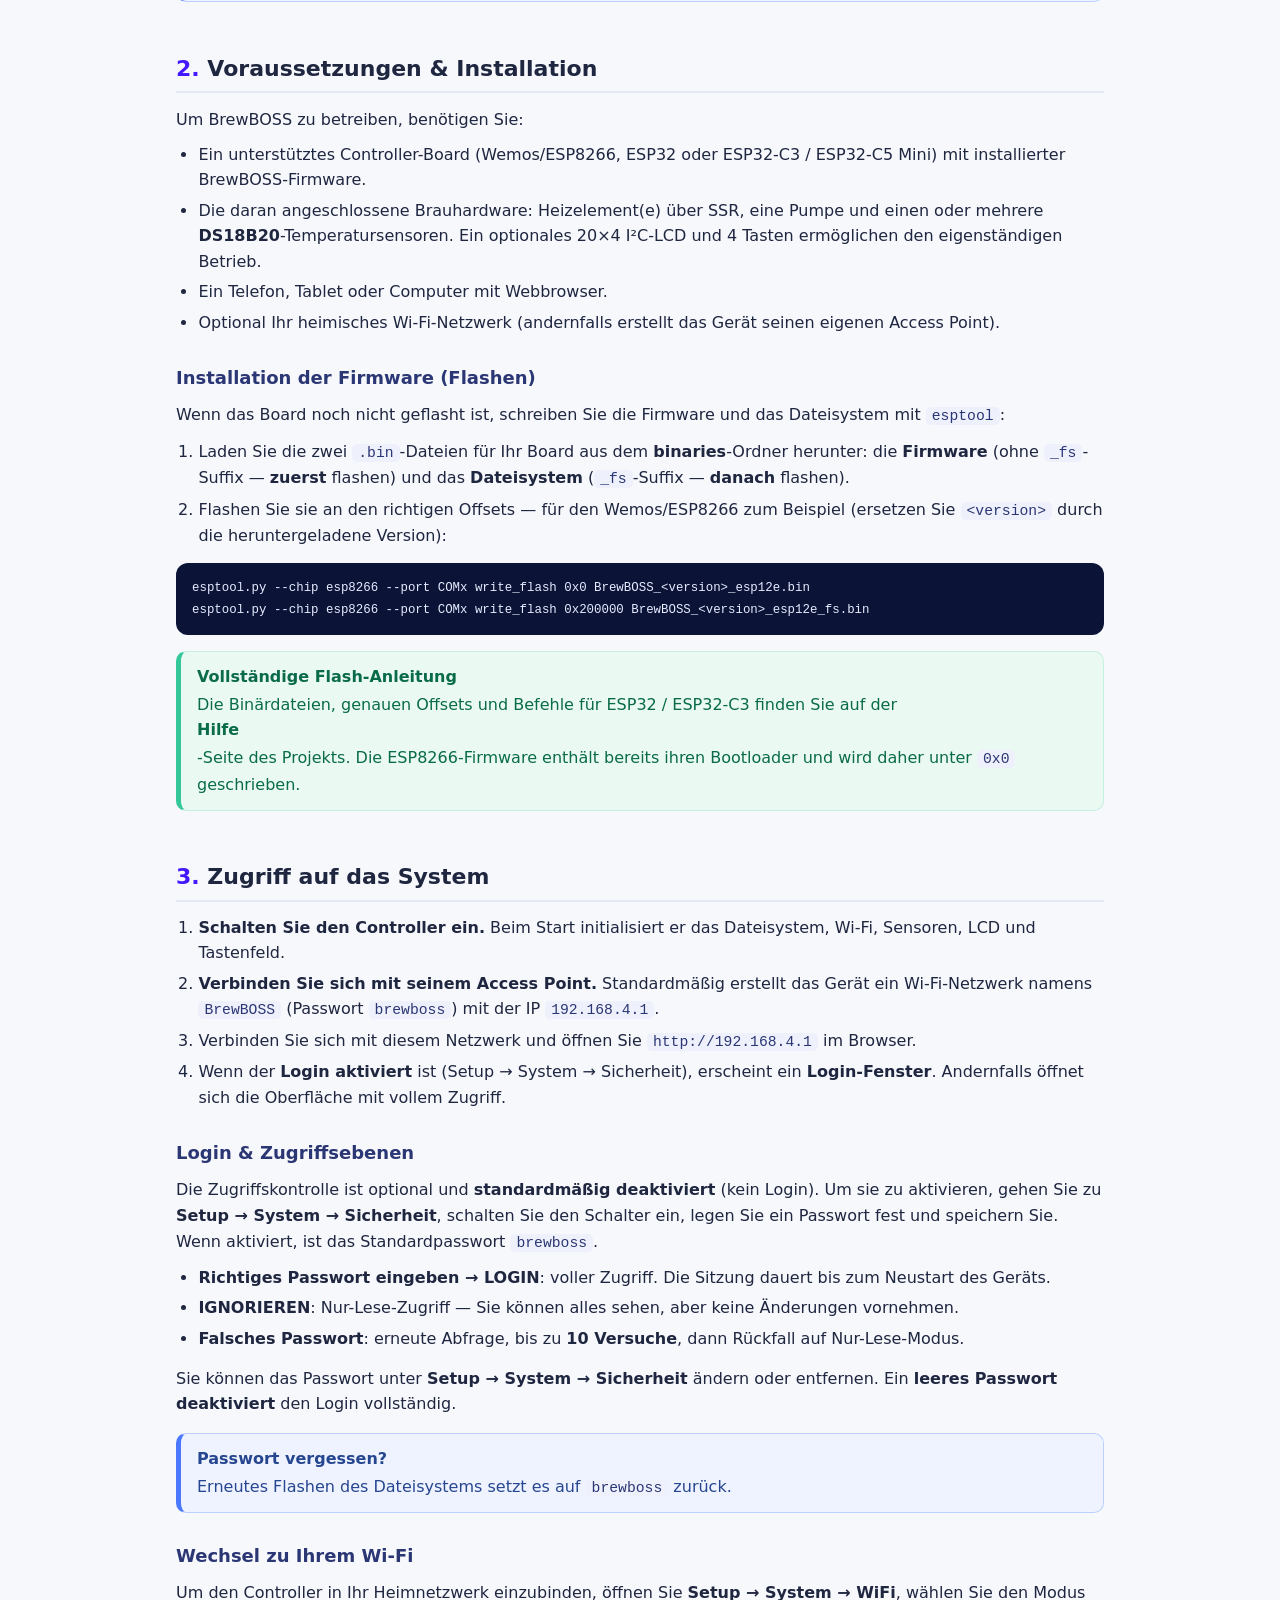
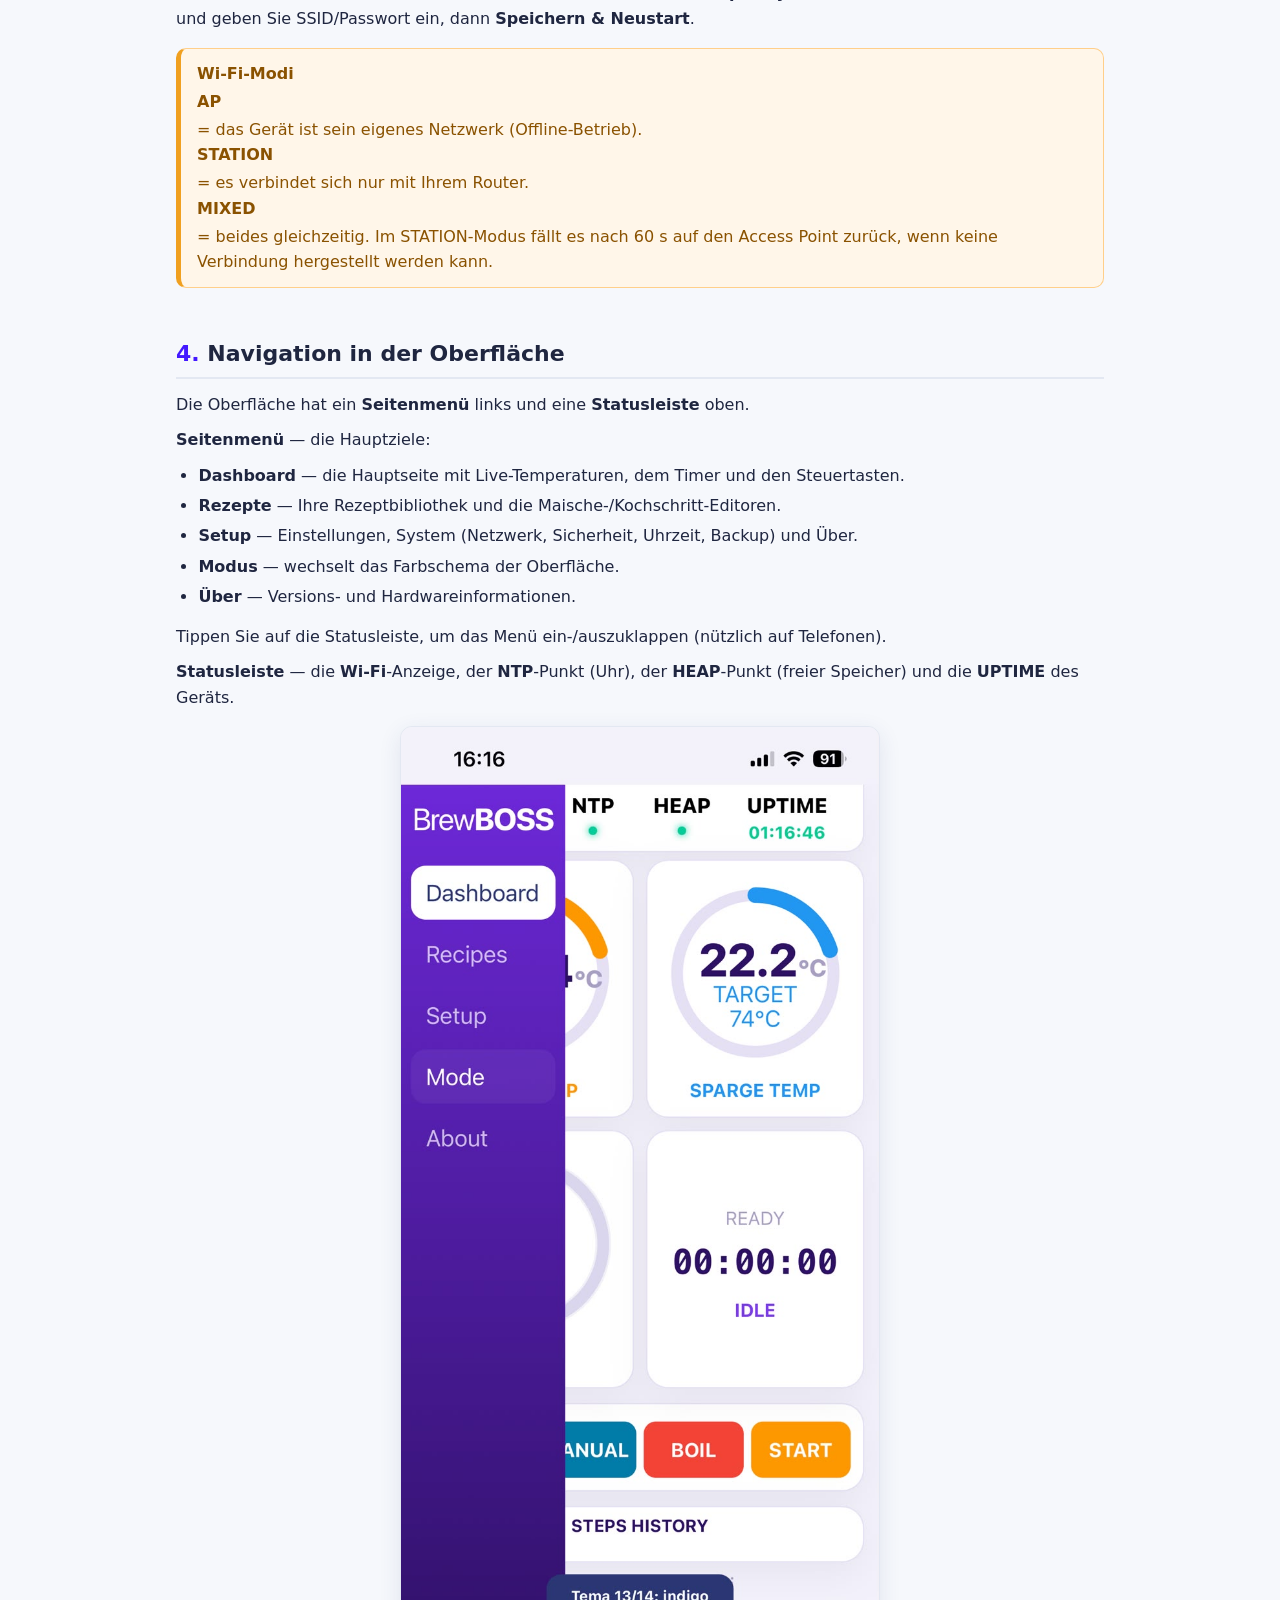
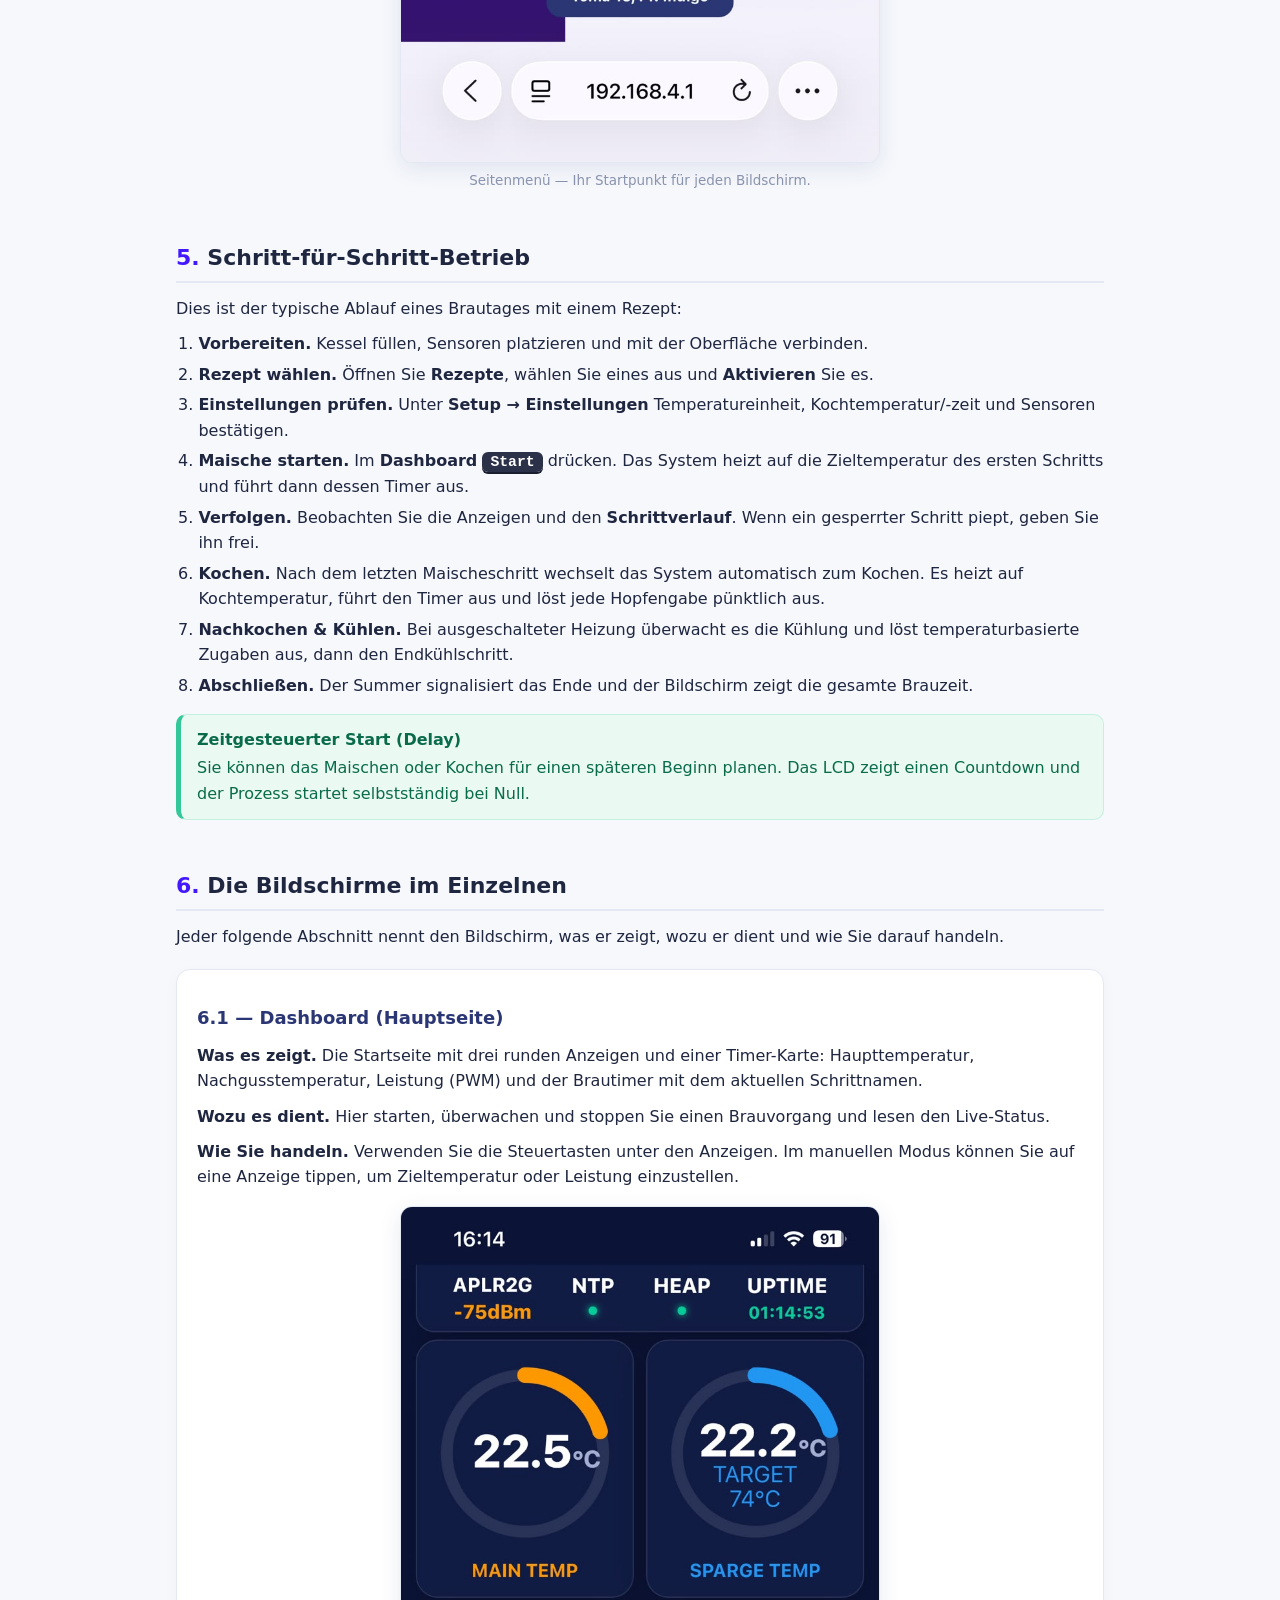
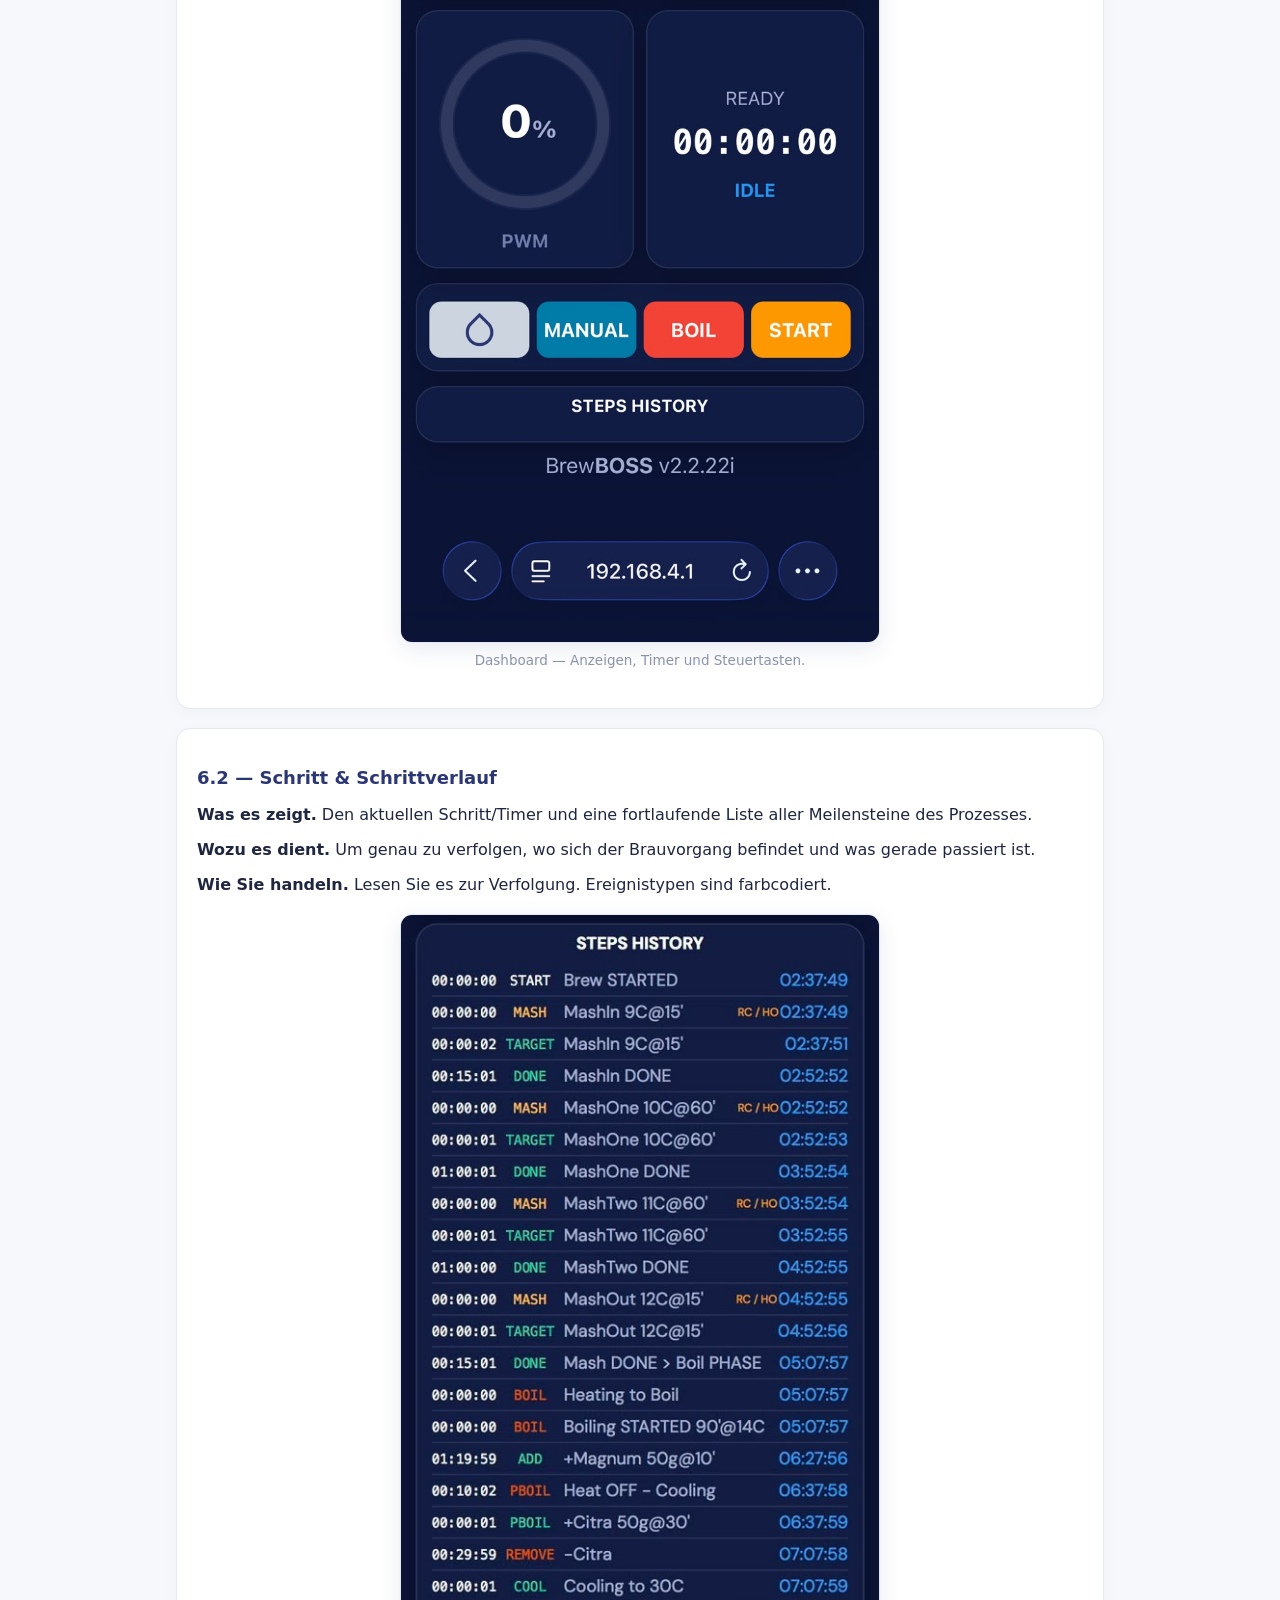
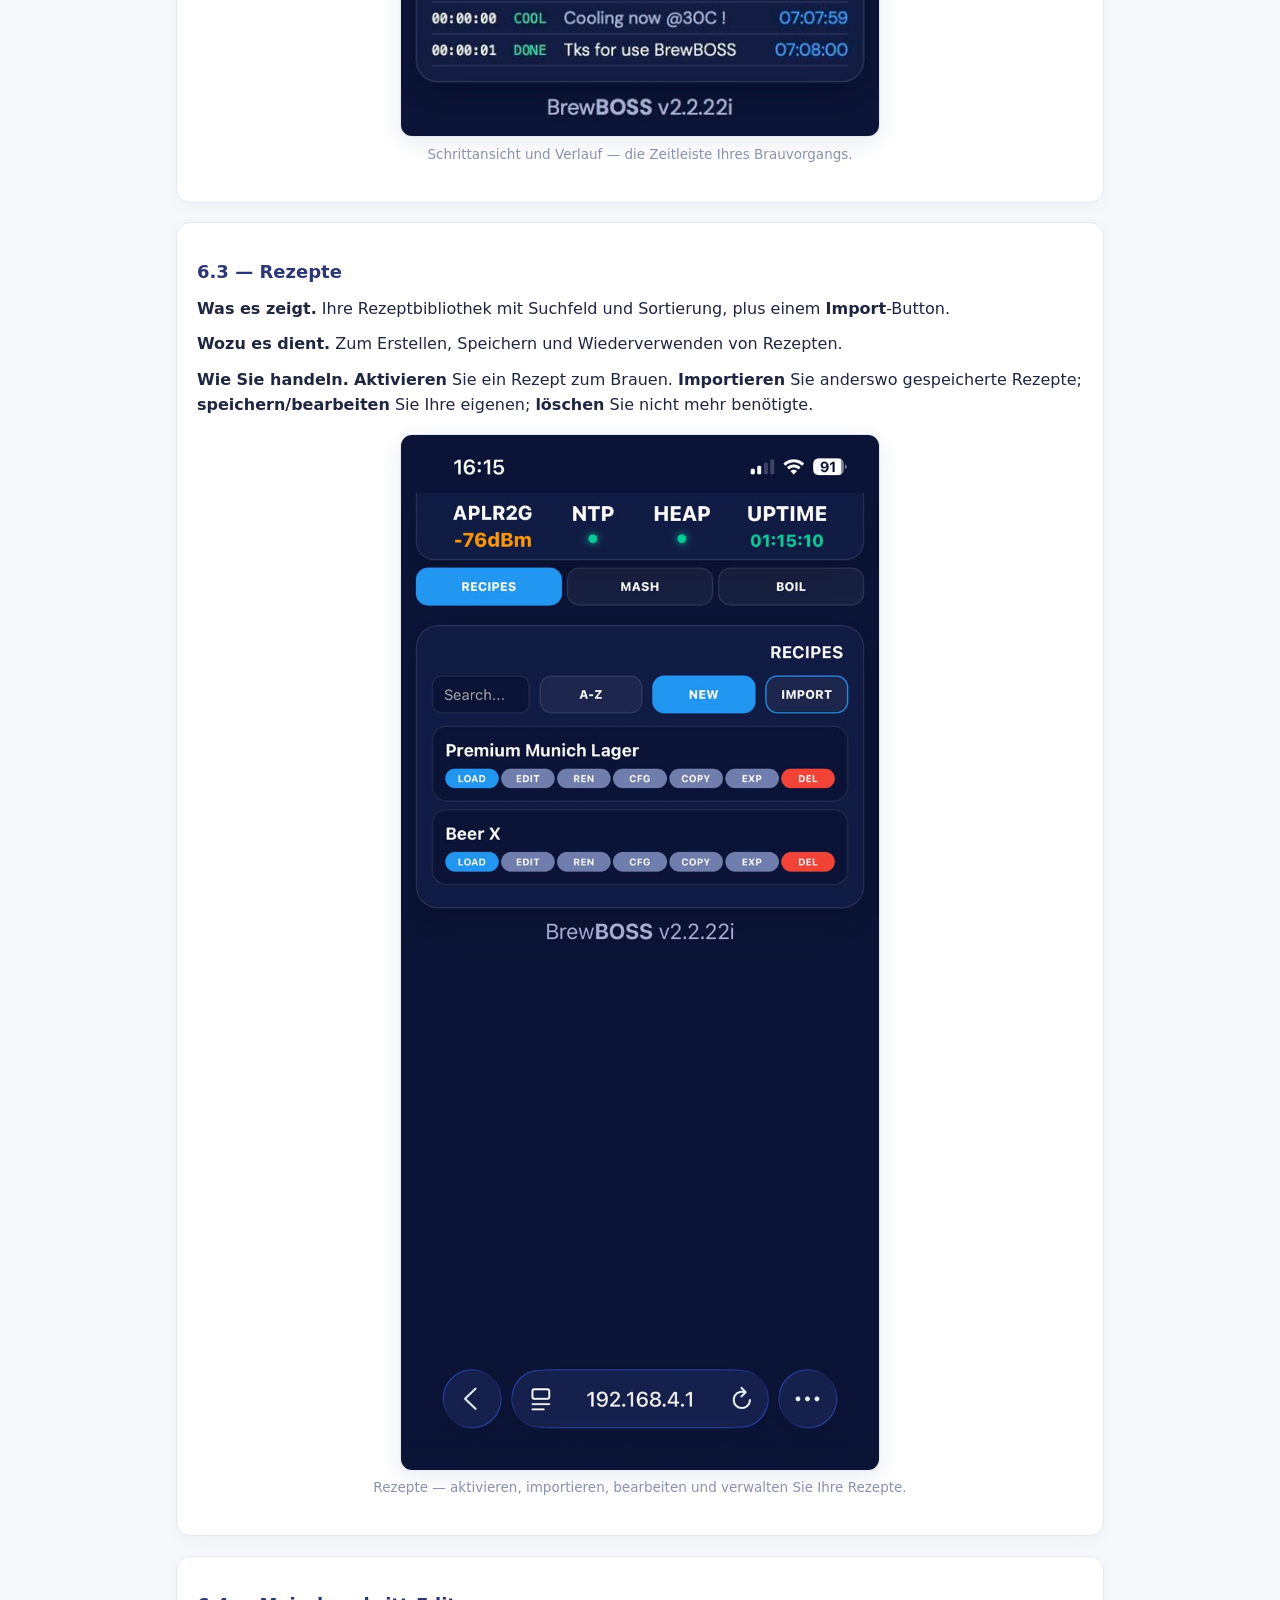
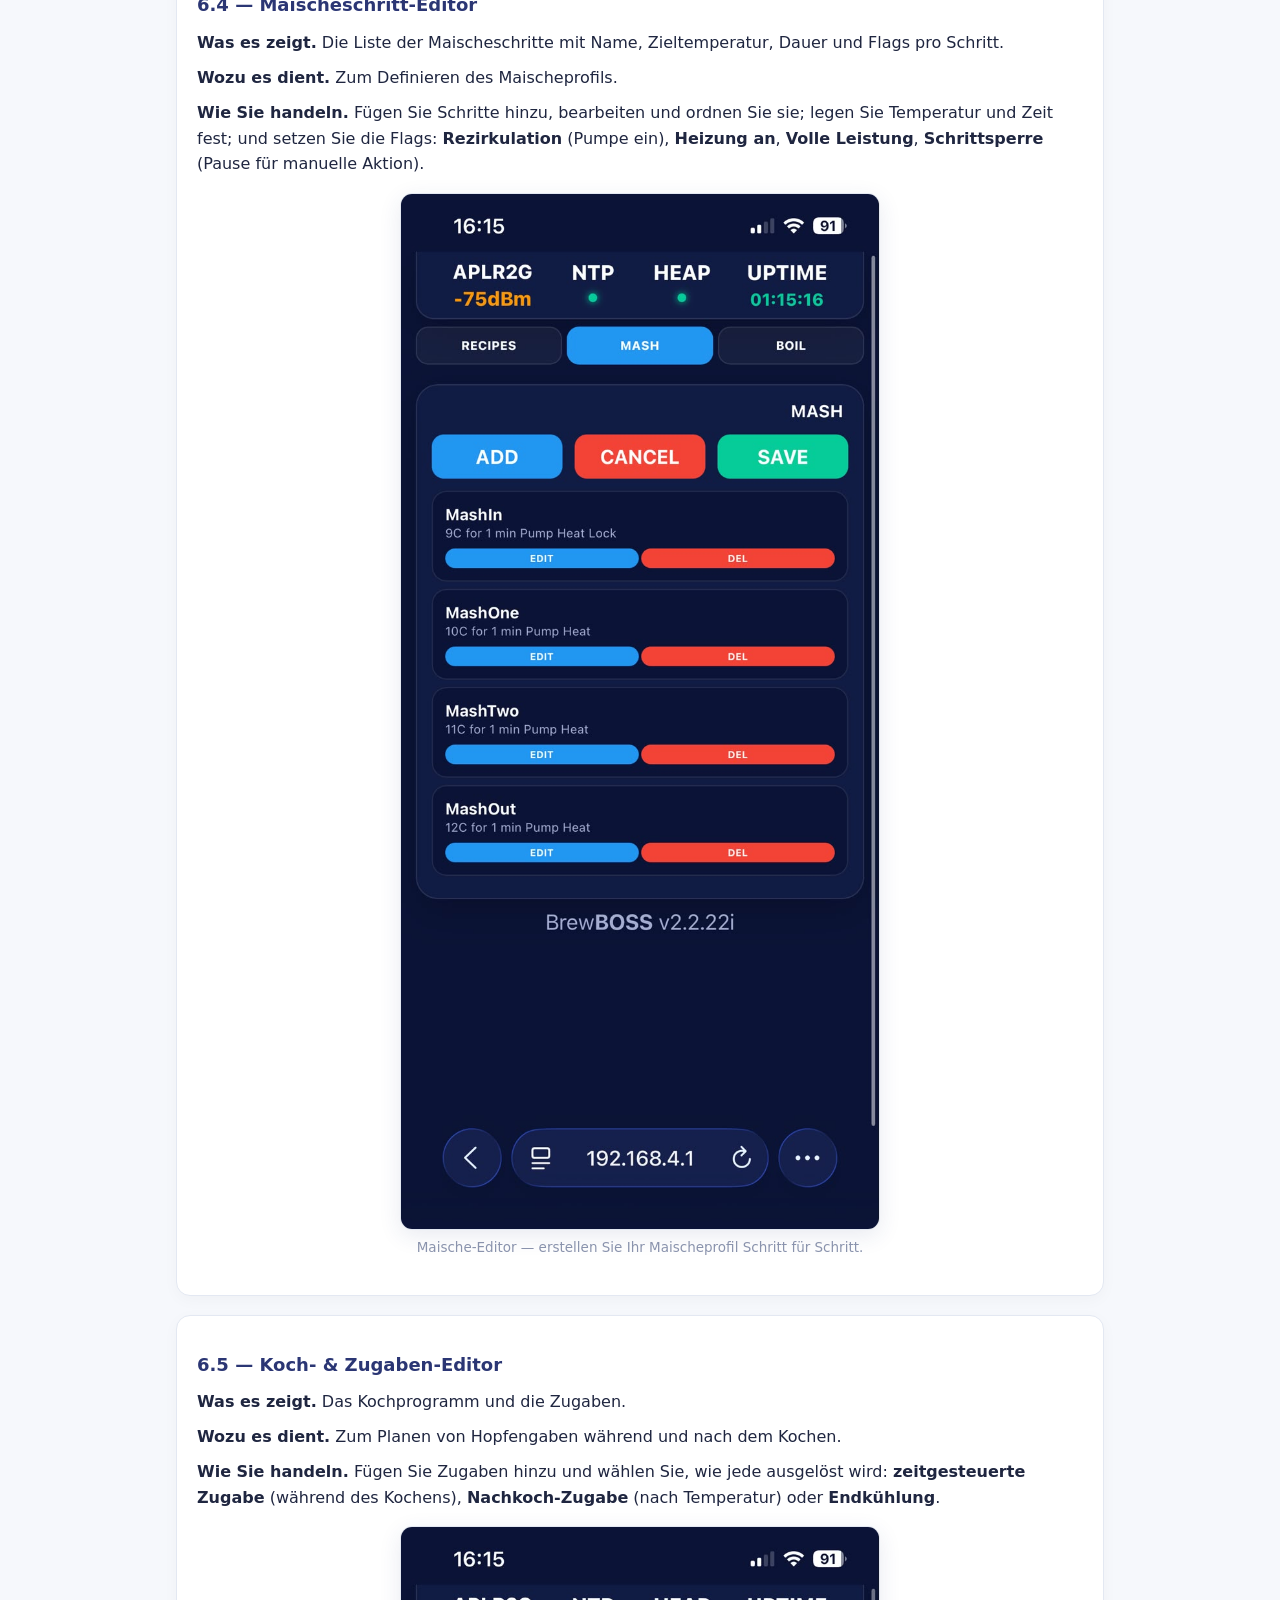
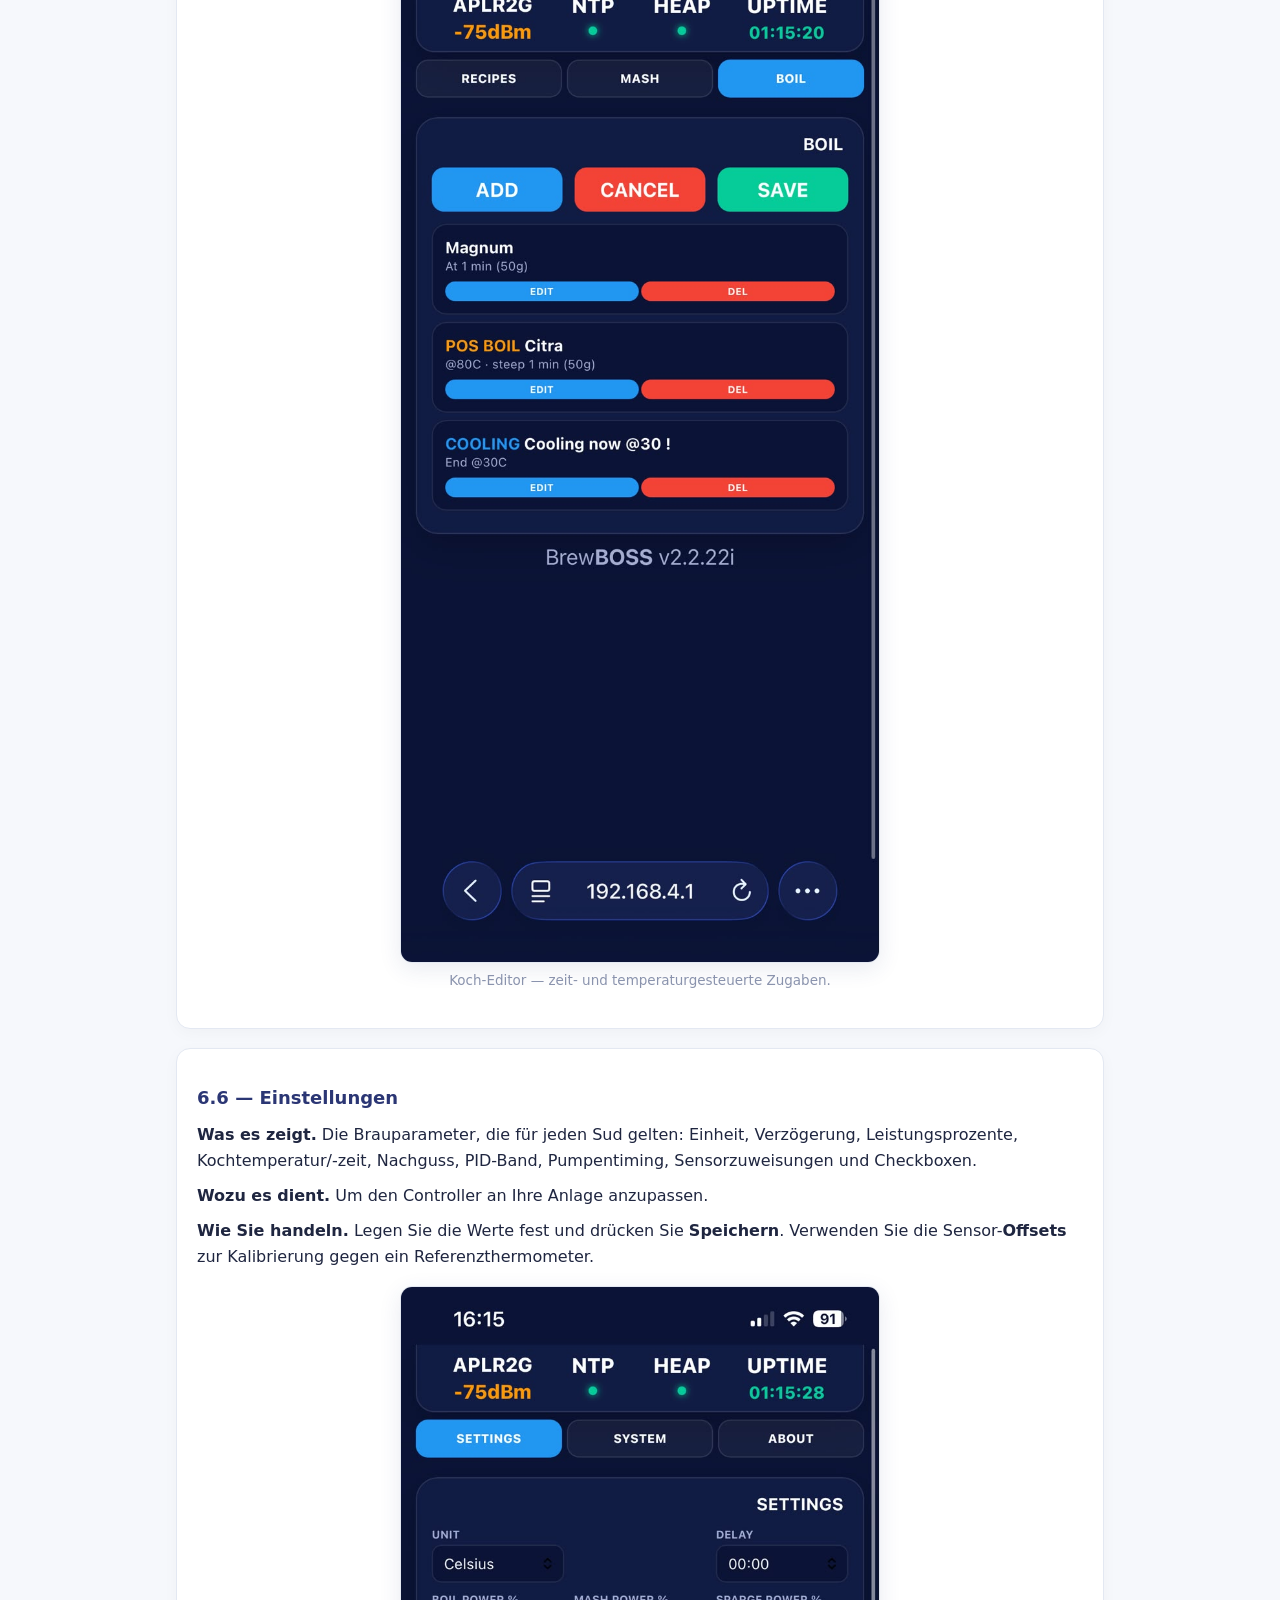
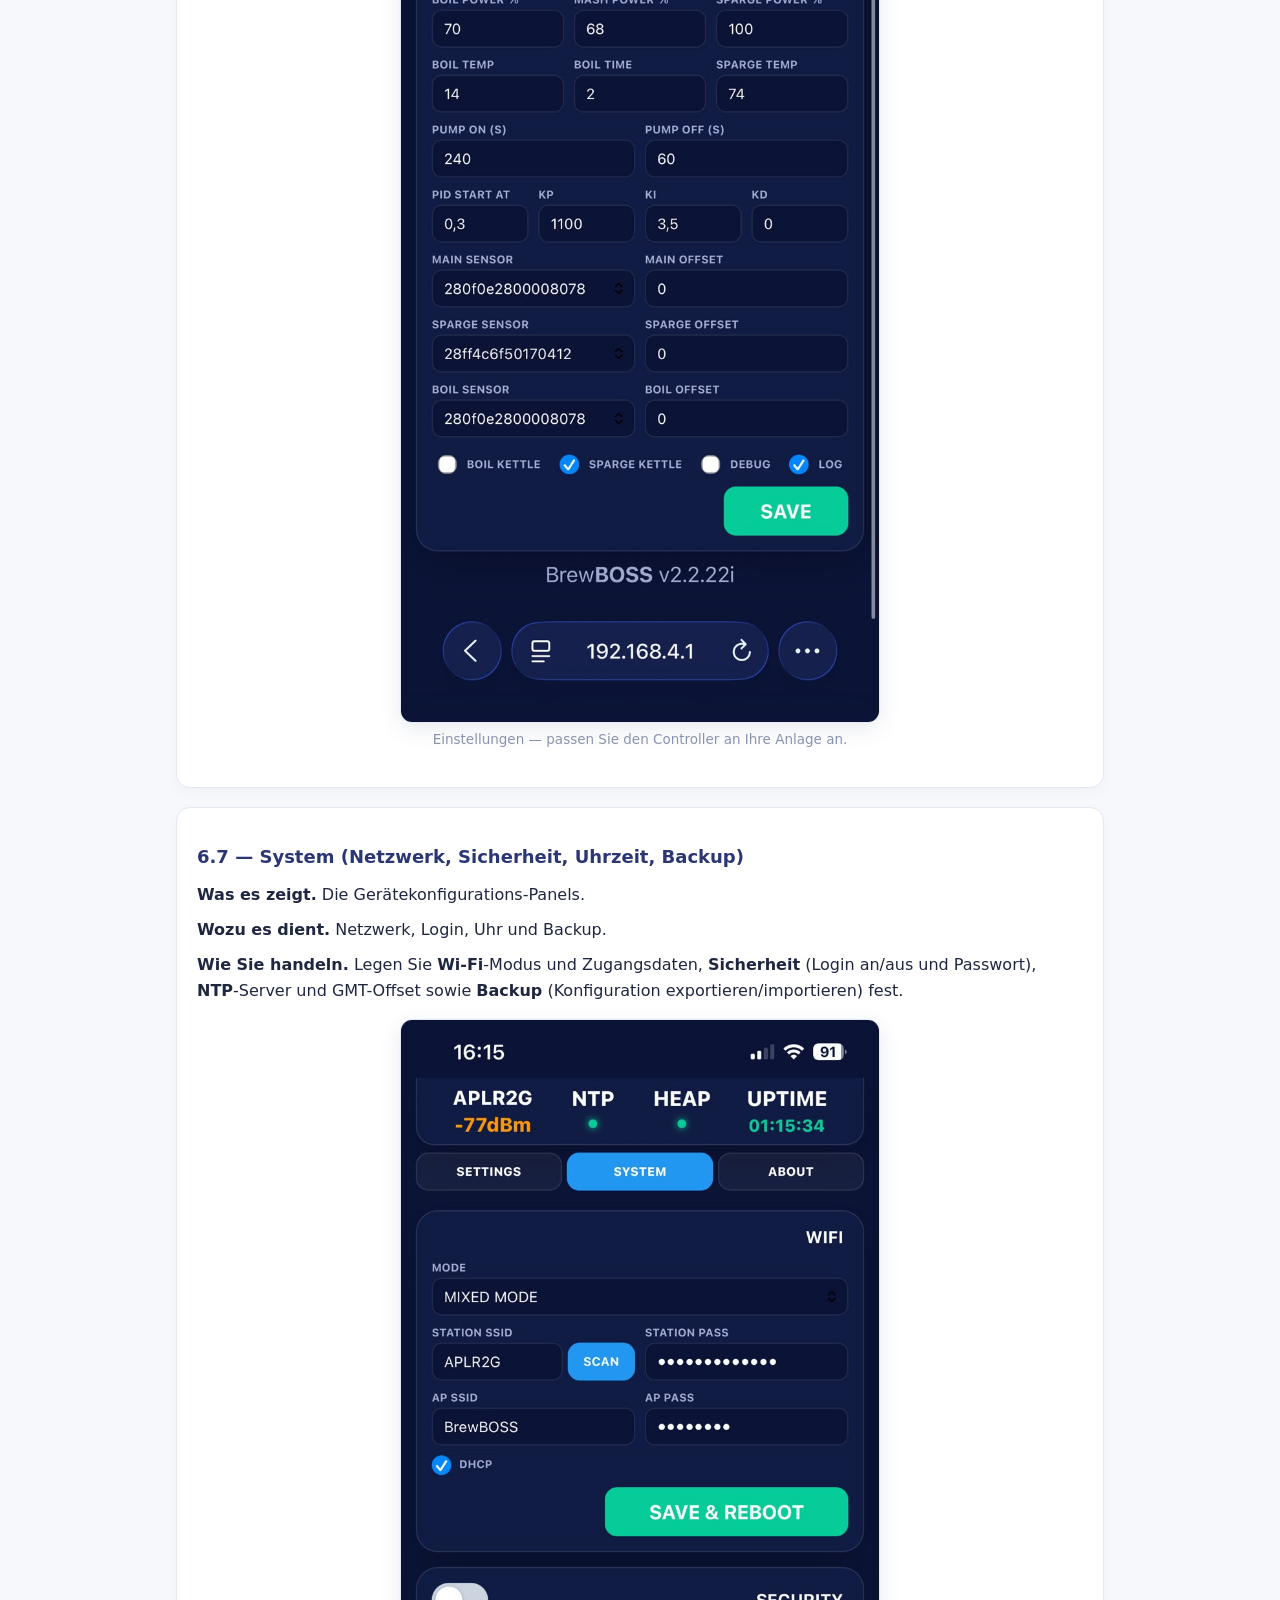
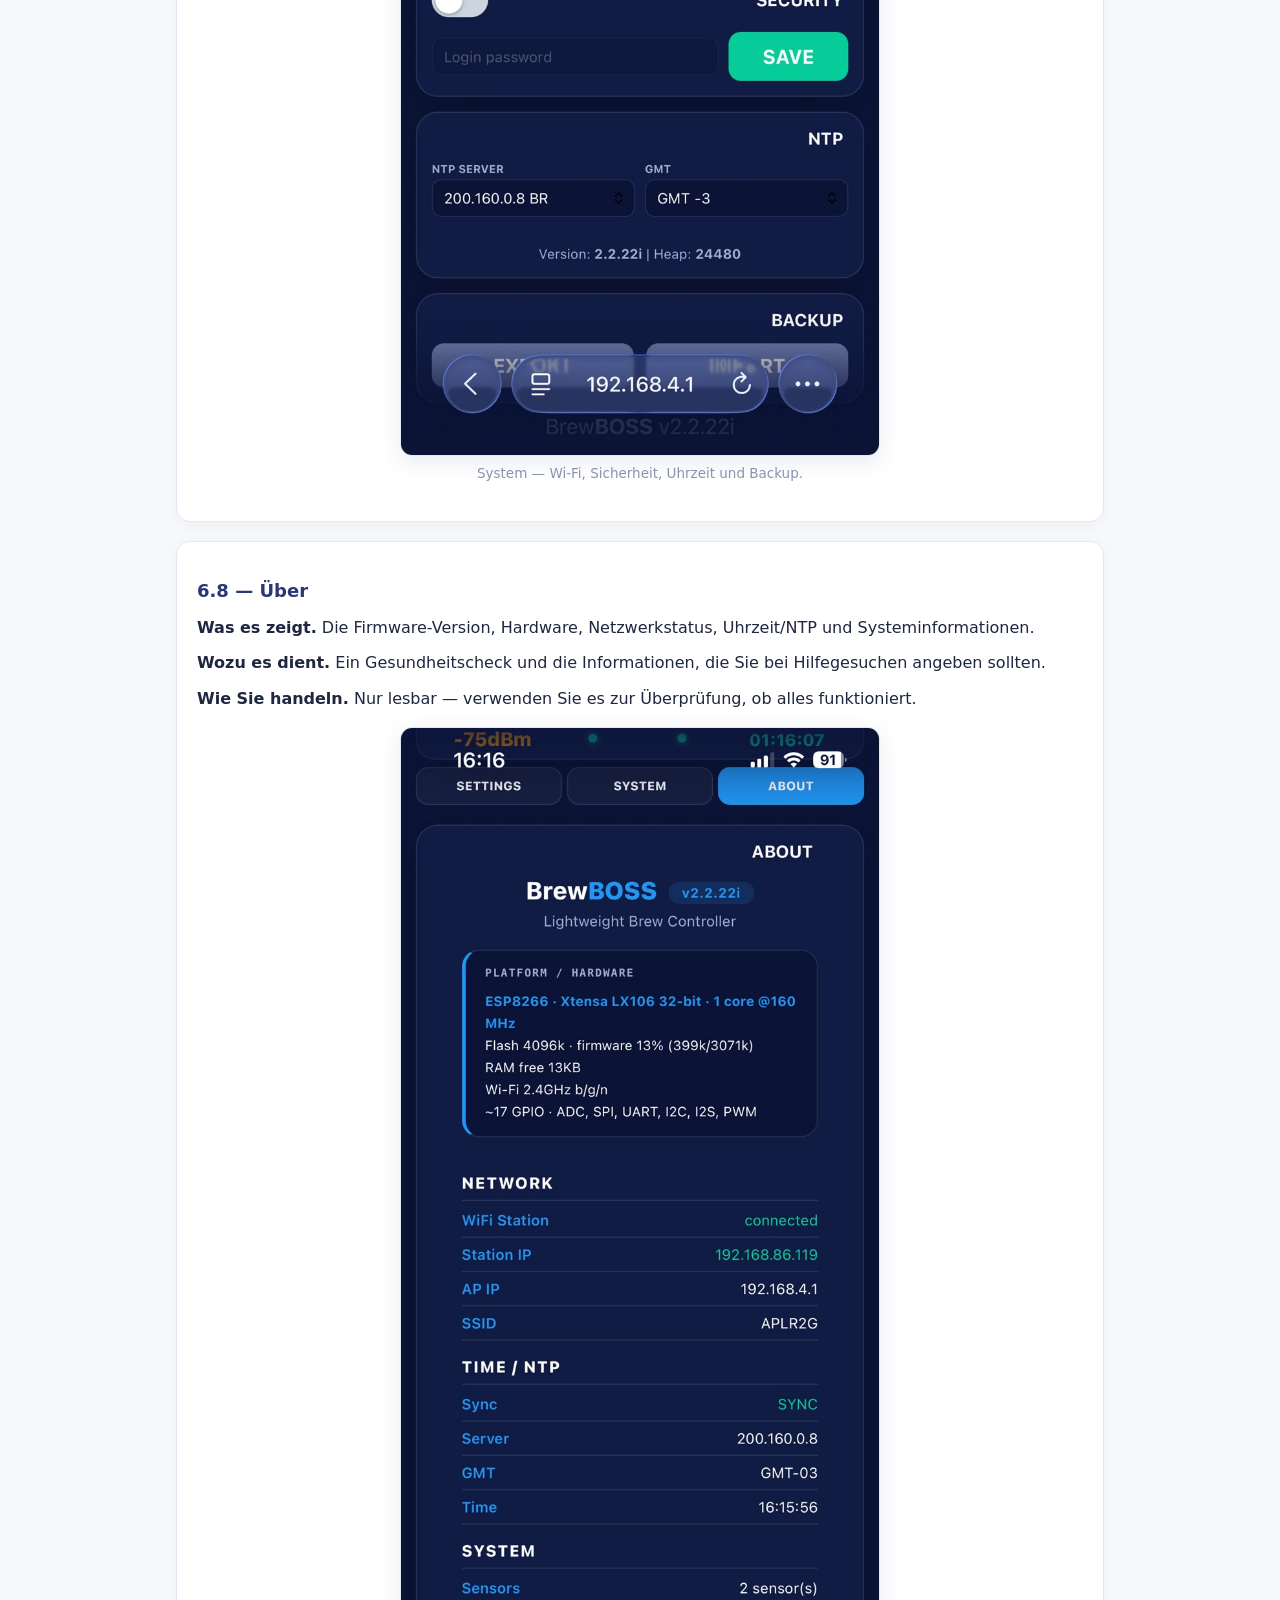
<file: manual_de.html>
<!DOCTYPE html>
<html lang="de">
<head>
<meta charset="utf-8">
<meta name="viewport" content="width=device-width, initial-scale=1">
<title>BrewBOSS — Benutzerhandbuch</title>
<style>
  :root{
    --accent:#4318FF; --accent2:#2B3674; --ink:#1f2640; --dim:#5b6480; --muted:#8a93ad;
    --bg:#f6f8fc; --card:#ffffff; --line:#e3e8f2;
    --tip-bg:#eafaf3; --tip-bd:#34c79933; --tip-tx:#0a6b4a;
    --warn-bg:#fff6e9; --warn-bd:#ffcf8a; --warn-tx:#8a5200;
    --note-bg:#eef3ff; --note-bd:#bcd0ff; --note-tx:#274690;
    --code:#0b1437;
  }
  *{box-sizing:border-box;}
  html{scroll-behavior:smooth;}
  body{margin:0;background:var(--bg);color:var(--ink);
    font-family:-apple-system,system-ui,"Segoe UI",Roboto,Helvetica,Arial,sans-serif;
    line-height:1.6;font-size:16px;}
  .wrap{max-width:960px;margin:0 auto;padding:0 16px 64px;}
  header.site{background:linear-gradient(135deg,var(--accent) 0%,var(--accent2) 100%);
    color:#fff;padding:24px 16px;box-shadow:0 6px 20px rgba(43,54,116,.25);
    display:flex;justify-content:space-between;align-items:flex-start;gap:12px;flex-wrap:wrap;}
  header.site .htext{min-width:0;}
  header.site .brand{font-size:13px;font-weight:700;letter-spacing:2px;text-transform:uppercase;opacity:.85;}
  header.site h1{margin:0 0 .15em;font-size:26px;line-height:1.2;}
  header.site h1 b{font-weight:800;}
  header.site .ver{display:inline-block;margin-left:8px;padding:2px 12px;border-radius:999px;
    background:rgba(255,255,255,.18);font-size:14px;font-weight:700;vertical-align:middle;white-space:nowrap;}
  header.site p{margin:.3em 0 0;opacity:.92;max-width:680px;font-size:14px;}
  .lang{background:rgba(255,255,255,.15);color:#fff;border:1px solid rgba(255,255,255,.4);
    border-radius:10px;padding:6px 10px;font-size:14px;font-weight:700;cursor:pointer;flex:none;margin-top:2px;}
  .lang option{color:#2B3674;background:#fff;}
  main{margin-top:22px;}
  h2{font-size:22px;margin:2.2em 0 .6em;padding-bottom:.25em;border-bottom:2px solid var(--line);scroll-margin-top:14px;}
  h3{font-size:18px;margin:1.6em 0 .4em;color:var(--accent2);scroll-margin-top:14px;}
  h2 .num,h3 .num{color:var(--accent);font-weight:800;}
  p{margin:.6em 0;}
  a{color:var(--accent);}
  ul,ol{margin:.5em 0 .9em;padding-left:1.4em;}
  li{margin:.3em 0;}
  code,kbd{font-family:"Cascadia Code",Consolas,monospace;font-size:.92em;}
  code{background:#eef1fb;color:var(--accent2);padding:1px 6px;border-radius:5px;}
  kbd{background:#2b3148;color:#fff;border-radius:6px;padding:2px 8px;font-weight:700;box-shadow:0 2px 0 #1a1f30;}
  pre{background:var(--code);color:#e6ebff;border-radius:12px;padding:14px 16px;overflow:auto;
    font-family:"Cascadia Code",Consolas,monospace;font-size:13.5px;line-height:1.6;}
  pre code{background:none;color:inherit;padding:0;}
  .toc{background:var(--card);border:1px solid var(--line);border-radius:14px;padding:16px 20px;box-shadow:0 4px 16px rgba(0,0,0,.04);}
  .toc h2{margin:0 0 .4em;border:0;font-size:18px;}
  .toc ol{columns:2;column-gap:28px;padding-left:1.2em;margin:0;}
  @media(max-width:640px){.toc ol{columns:1;}}
  .toc a{text-decoration:none;}
  .toc a:hover{text-decoration:underline;}
  figure{margin:1em 0 1.4em;}
  figure img{display:block;width:100%;max-width:480px;height:auto;margin-left:auto;margin-right:auto;
    border:1px solid var(--line);border-radius:12px;box-shadow:0 6px 22px rgba(43,54,116,.10);background:#fff;}
  figcaption{margin-top:.5em;font-size:13.5px;color:var(--muted);text-align:center;}
  .callout{border:1px solid var(--line);border-left-width:5px;border-radius:10px;padding:12px 16px;margin:1em 0;}
  .callout b{display:block;margin-bottom:.15em;}
  .tip{background:var(--tip-bg);border-color:var(--tip-bd);border-left-color:#34c799;color:var(--tip-tx);}
  .warn{background:var(--warn-bg);border-color:var(--warn-bd);border-left-color:#f0a020;color:var(--warn-tx);}
  .note{background:var(--note-bg);border-color:var(--note-bd);border-left-color:#4a78ff;color:var(--note-tx);}
  .tablewrap{overflow-x:auto;margin:1em 0;}
  table{border-collapse:collapse;width:100%;font-size:14.5px;min-width:520px;}
  th,td{border:1px solid var(--line);padding:8px 11px;text-align:left;vertical-align:top;}
  th{background:#eef1fb;color:var(--accent2);font-weight:700;}
  tbody tr:nth-child(even){background:#fafbff;}
  .lead{font-size:17px;color:var(--dim);}
  footer{margin-top:48px;padding-top:18px;border-top:1px solid var(--line);font-size:13px;color:var(--muted);text-align:center;}
  footer b{color:var(--dim);}
  .screen{background:var(--card);border:1px solid var(--line);border-radius:14px;padding:6px 20px 14px;
    margin:1.2em 0;box-shadow:0 4px 16px rgba(0,0,0,.03);}
</style>
</head>
<body>

<div class="wrap">
  <header class="site">
    <div class="htext">
      <div class="brand" >Benutzerhandbuch</div>
      <h1>Brew<b>BOSS</b></h1>
      <p >Ein Brau-Automatisierungscontroller mit Webschnittstelle und eigenständigem Betrieb per LCD und Tastenfeld. Diese Anleitung erklärt Schritt für Schritt, wie Sie das System sicher bedienen.</p>
    </div>
    
  </header>

  <main>
    <p class="lead" >BrewBOSS automatisiert die Maische-, Koch- und Nachkochphasen eines Brautages. Sie können es über jeden Telefon- oder Computerbrowser bedienen oder eigenständig mit dem 20×4 LCD und 4 Tasten — online oder offline.</p>

    <nav class="toc" aria-label="Inhaltsverzeichnis">
      <h2 >Inhalt</h2>
      <ol>
        <li><a href="#overview" >Übersicht</a></li>
        <li><a href="#prerequisites" >Voraussetzungen & Installation</a></li>
        <li><a href="#access" >Zugriff auf das System</a></li>
        <li><a href="#navigation" >Navigation in der Oberfläche</a></li>
        <li><a href="#operation" >Schritt-für-Schritt-Betrieb</a></li>
        <li><a href="#screens" >Die Bildschirme im Einzelnen</a></li>
        <li><a href="#indicators" >Tasten, Felder, Meldungen & Anzeigen</a></li>
        <li><a href="#modes" >Betriebsmodi</a></li>
        <li><a href="#standalone" >LCD & physische Tasten (offline)</a></li>
        <li><a href="#recovery" >Wiederherstellung nach Stromausfall</a></li>
        <li><a href="#flow" >Hauptnutzungsablauf</a></li>
        <li><a href="#best" >Bewährte Praktiken</a></li>
        <li><a href="#trouble" >Fehlerbehebung</a></li>
        <li><a href="#firmware" >Firmware & Installation</a></li>
        <li><a href="#pinout" >Pinbelegung</a></li>
    <li><a href="#esp32c5">ESP32-C5 Mini</a></li>
        <li><a href="#notes" >Abschließende Hinweise</a></li>
        <li><a href="#license" >Lizenz & Nutzungsbedingungen</a></li>
      </ol>
    </nav>

    <h2 id="overview"><span class="num">1.</span> <span >Übersicht</span></h2>
    <p >BrewBOSS ist ein Controller für elektrische Brauanlagen. Er verwaltet die Heizelemente, die Pumpe und die Timer eines gesamten Brautages und meldet Temperaturen und Fortschritt in Echtzeit.</p>
    <p><b >Support</b>: <span >Treten Sie der offiziellen BrewBOSS-Community im <a href='https://beerschool.circle.so/c/forum-aberto/brewboss-command-the-brew-own-the-process' target='_blank' rel='noopener'>BeerSchool Forum</a> bei — teilen Sie Ihr Setup, stellen Sie Fragen und helfen Sie anderen Brauern.</span></p>
    <p >Sie können es auf drei Arten bedienen, die zusammenarbeiten:</p>
    <ul>
      <li ><b>Weboberfläche</b> — eine einzelne Seite, die vom Gerät bereitgestellt wird; steuern Sie alles über den Browser.</li>
      <li ><b>LCD & 4 Tasten</b> — vollständiger eigenständiger Betrieb, auch ohne Netzwerk.</li>
      <li ><b>REST API</b> — optional, für Integrationen und Skripte.</li>
    </ul>
    <p >Was es kann:</p>
    <ul>
      <li >Programmierbare <b>Maischeschritte</b>, ein automatisches <b>Kochen</b> mit zeitgesteuerten Hopfengaben und eine <b>Nachkochphase</b> mit temperaturgesteuerten Zugaben und Endkühlung ausführen.</li>
      <li >Vollständig <b>manuell</b> (direkte Leistung) oder mit <b>vorgegebenen Rezepten</b> arbeiten.</li>
      <li ><b>Rezepte</b> verwalten (erstellen, bearbeiten, speichern, aktivieren, löschen) und <b>importieren</b> — kompatibel mit Tools wie BeerSmith / Brewfather, und Ihre eigenen Rezepte können exportiert und importiert werden.</li>
      <li ><b>Logs</b> aufzeichnen: ein Temperatur-CSV (eine Probe pro Minute, mit Ereignissen) bereit für detaillierte Maischediagramme, um ein Rezept für Ihre spezifische Anlage zu optimieren.</li>
      <li ><b>Automatische Wiederherstellung nach einem Stromausfall</b> und Fortsetzung des Brauvorgangs an der Stelle, an der er unterbrochen wurde.</li>
      <li >Den Sud mit einem <b>Sicherheitssystem</b> schützen (Abschaltung bei Übertemperatur und bei Sensorverlust).</li>
      <li ><b>Online oder offline</b> arbeiten; Status auf einem 20×4 LCD anzeigen.</li>
    </ul>
    <div class="callout note"><b >Hardware-Kompatibilität</b><span >Läuft auf ESP8266 (Wemos), ESP32 und ESP32-C3 Boards und ist 100% kompatibel mit der Verkabelung anderer Projekte wie <b>BrewManiac</b> und <b>BrewUNO</b> — einfach flashen und loslegen. Zusätzliche Unterstützung: <b>ESP32-C5 Mini V1.0</b> (Wi-Fi 6 Dualband) — siehe Abschnitt <a href="#esp32c5">ESP32-C5 Mini</a>.<!--C5SUPPORT--></span></div>

    <h2 id="prerequisites"><span class="num">2.</span> <span >Voraussetzungen & Installation</span></h2>
    <p >Um BrewBOSS zu betreiben, benötigen Sie:</p>
    <ul>
      <li >Ein unterstütztes Controller-Board (Wemos/ESP8266, ESP32 oder ESP32-C3 / ESP32-C5 Mini) mit installierter BrewBOSS-Firmware.</li>
      <li >Die daran angeschlossene Brauhardware: Heizelement(e) über SSR, eine Pumpe und einen oder mehrere <b>DS18B20</b>-Temperatursensoren. Ein optionales 20×4 I²C-LCD und 4 Tasten ermöglichen den eigenständigen Betrieb.</li>
      <li >Ein Telefon, Tablet oder Computer mit Webbrowser.</li>
      <li >Optional Ihr heimisches Wi‑Fi-Netzwerk (andernfalls erstellt das Gerät seinen eigenen Access Point).</li>
    </ul>
    <h3 >Installation der Firmware (Flashen)</h3>
    <p >Wenn das Board noch nicht geflasht ist, schreiben Sie die Firmware und das Dateisystem mit <code>esptool</code>:</p>
    <ol>
      <li >Laden Sie die zwei <code>.bin</code>-Dateien für Ihr Board aus dem <b>binaries</b>-Ordner herunter: die <b>Firmware</b> (ohne <code>_fs</code>-Suffix — <b>zuerst</b> flashen) und das <b>Dateisystem</b> (<code>_fs</code>-Suffix — <b>danach</b> flashen).</li>
      <li >Flashen Sie sie an den richtigen Offsets — für den Wemos/ESP8266 zum Beispiel (ersetzen Sie <code>&lt;version&gt;</code> durch die heruntergeladene Version):</li>
    </ol>
    <pre><code>esptool.py --chip esp8266 --port COMx write_flash 0x0 BrewBOSS_&lt;version&gt;_esp12e.bin
esptool.py --chip esp8266 --port COMx write_flash 0x200000 BrewBOSS_&lt;version&gt;_esp12e_fs.bin</code></pre>
    <div class="callout tip"><b >Vollständige Flash-Anleitung</b><span >Die Binärdateien, genauen Offsets und Befehle für ESP32 / ESP32-C3 finden Sie auf der <b>Hilfe</b>-Seite des Projekts. Die ESP8266-Firmware enthält bereits ihren Bootloader und wird daher unter <code>0x0</code> geschrieben.</span></div>

    <h2 id="access"><span class="num">3.</span> <span >Zugriff auf das System</span></h2>
    <ol>
      <li ><b>Schalten Sie den Controller ein.</b> Beim Start initialisiert er das Dateisystem, Wi‑Fi, Sensoren, LCD und Tastenfeld.</li>
      <li ><b>Verbinden Sie sich mit seinem Access Point.</b> Standardmäßig erstellt das Gerät ein Wi‑Fi-Netzwerk namens <code>BrewBOSS</code> (Passwort <code>brewboss</code>) mit der IP <code>192.168.4.1</code>.</li>
      <li >Verbinden Sie sich mit diesem Netzwerk und öffnen Sie <code>http://192.168.4.1</code> im Browser.</li>
      <li >Wenn der <b>Login aktiviert</b> ist (Setup → System → Sicherheit), erscheint ein <b>Login-Fenster</b>. Andernfalls öffnet sich die Oberfläche mit vollem Zugriff.</li>
    </ol>
    <h3 >Login & Zugriffsebenen</h3>
    <p >Die Zugriffskontrolle ist optional und <b>standardmäßig deaktiviert</b> (kein Login). Um sie zu aktivieren, gehen Sie zu <b>Setup → System → Sicherheit</b>, schalten Sie den Schalter ein, legen Sie ein Passwort fest und speichern Sie. Wenn aktiviert, ist das Standardpasswort <code>brewboss</code>.</p>
    <ul>
      <li ><b>Richtiges Passwort eingeben → LOGIN</b>: voller Zugriff. Die Sitzung dauert bis zum Neustart des Geräts.</li>
      <li ><b>IGNORIEREN</b>: Nur-Lese-Zugriff — Sie können alles sehen, aber keine Änderungen vornehmen.</li>
      <li ><b>Falsches Passwort</b>: erneute Abfrage, bis zu <b>10 Versuche</b>, dann Rückfall auf Nur-Lese-Modus.</li>
    </ul>
    <p >Sie können das Passwort unter <b>Setup → System → Sicherheit</b> ändern oder entfernen. Ein <b>leeres Passwort deaktiviert</b> den Login vollständig.</p>
    <div class="callout note"><b >Passwort vergessen?</b><span >Erneutes Flashen des Dateisystems setzt es auf <code>brewboss</code> zurück.</span></div>
    <h3 >Wechsel zu Ihrem Wi‑Fi</h3>
    <p >Um den Controller in Ihr Heimnetzwerk einzubinden, öffnen Sie <b>Setup → System → WiFi</b>, wählen Sie den Modus und geben Sie SSID/Passwort ein, dann <b>Speichern & Neustart</b>.</p>
    <div class="callout warn"><b >Wi‑Fi-Modi</b><span ><b>AP</b> = das Gerät ist sein eigenes Netzwerk (Offline-Betrieb). <b>STATION</b> = es verbindet sich nur mit Ihrem Router. <b>MIXED</b> = beides gleichzeitig. Im STATION-Modus fällt es nach 60 s auf den Access Point zurück, wenn keine Verbindung hergestellt werden kann.</span></div>

    <h2 id="navigation"><span class="num">4.</span> <span >Navigation in der Oberfläche</span></h2>
    <p >Die Oberfläche hat ein <b>Seitenmenü</b> links und eine <b>Statusleiste</b> oben.</p>
    <p ><b>Seitenmenü</b> — die Hauptziele:</p>
    <ul>
      <li ><b>Dashboard</b> — die Hauptseite mit Live-Temperaturen, dem Timer und den Steuertasten.</li>
      <li ><b>Rezepte</b> — Ihre Rezeptbibliothek und die Maische-/Kochschritt-Editoren.</li>
      <li ><b>Setup</b> — Einstellungen, System (Netzwerk, Sicherheit, Uhrzeit, Backup) und Über.</li>
      <li ><b>Modus</b> — wechselt das Farbschema der Oberfläche.</li>
      <li ><b>Über</b> — Versions- und Hardwareinformationen.</li>
    </ul>
    <p >Tippen Sie auf die Statusleiste, um das Menü ein-/auszuklappen (nützlich auf Telefonen).</p>
    <p ><b>Statusleiste</b> — die <b>Wi‑Fi</b>-Anzeige, der <b>NTP</b>-Punkt (Uhr), der <b>HEAP</b>-Punkt (freier Speicher) und die <b>UPTIME</b> des Geräts.</p>
    <figure><img src="images/4.1_menu.jpeg" alt="BrewBOSS Seitenmenü"><figcaption >Seitenmenü — Ihr Startpunkt für jeden Bildschirm.</figcaption></figure>

    <h2 id="operation"><span class="num">5.</span> <span >Schritt-für-Schritt-Betrieb</span></h2>
    <p >Dies ist der typische Ablauf eines Brautages mit einem Rezept:</p>
    <ol>
      <li ><b>Vorbereiten.</b> Kessel füllen, Sensoren platzieren und mit der Oberfläche verbinden.</li>
      <li ><b>Rezept wählen.</b> Öffnen Sie <b>Rezepte</b>, wählen Sie eines aus und <b>Aktivieren</b> Sie es.</li>
      <li ><b>Einstellungen prüfen.</b> Unter <b>Setup → Einstellungen</b> Temperatureinheit, Kochtemperatur/-zeit und Sensoren bestätigen.</li>
      <li ><b>Maische starten.</b> Im <b>Dashboard</b> <kbd>Start</kbd> drücken. Das System heizt auf die Zieltemperatur des ersten Schritts und führt dann dessen Timer aus.</li>
      <li ><b>Verfolgen.</b> Beobachten Sie die Anzeigen und den <b>Schrittverlauf</b>. Wenn ein gesperrter Schritt piept, geben Sie ihn frei.</li>
      <li ><b>Kochen.</b> Nach dem letzten Maischeschritt wechselt das System automatisch zum Kochen. Es heizt auf Kochtemperatur, führt den Timer aus und löst jede Hopfengabe pünktlich aus.</li>
      <li ><b>Nachkochen & Kühlen.</b> Bei ausgeschalteter Heizung überwacht es die Kühlung und löst temperaturbasierte Zugaben aus, dann den Endkühlschritt.</li>
      <li ><b>Abschließen.</b> Der Summer signalisiert das Ende und der Bildschirm zeigt die gesamte Brauzeit.</li>
    </ol>
    <div class="callout tip"><b >Zeitgesteuerter Start (Delay)</b><span >Sie können das Maischen oder Kochen für einen späteren Beginn planen. Das LCD zeigt einen Countdown und der Prozess startet selbstständig bei Null.</span></div>

    <h2 id="screens"><span class="num">6.</span> <span >Die Bildschirme im Einzelnen</span></h2>
    <p >Jeder folgende Abschnitt nennt den Bildschirm, was er zeigt, wozu er dient und wie Sie darauf handeln.</p>

    <div class="screen">
      <h3 id="screen-main"><span >6.1</span> — <span >Dashboard (Hauptseite)</span></h3>
      <p ><b>Was es zeigt.</b> Die Startseite mit drei runden Anzeigen und einer Timer-Karte: Haupttemperatur, Nachgusstemperatur, Leistung (PWM) und der Brautimer mit dem aktuellen Schrittnamen.</p>
      <p ><b>Wozu es dient.</b> Hier starten, überwachen und stoppen Sie einen Brauvorgang und lesen den Live-Status.</p>
      <p ><b>Wie Sie handeln.</b> Verwenden Sie die Steuertasten unter den Anzeigen. Im manuellen Modus können Sie auf eine Anzeige tippen, um Zieltemperatur oder Leistung einzustellen.</p>
      <figure><img src="images/1.0_main.jpeg" alt="Dashboard"><figcaption >Dashboard — Anzeigen, Timer und Steuertasten.</figcaption></figure>
    </div>
    <div class="screen">
      <h3 id="screen-step"><span >6.2</span> — <span >Schritt & Schrittverlauf</span></h3>
      <p ><b>Was es zeigt.</b> Den aktuellen Schritt/Timer und eine fortlaufende Liste aller Meilensteine des Prozesses.</p>
      <p ><b>Wozu es dient.</b> Um genau zu verfolgen, wo sich der Brauvorgang befindet und was gerade passiert ist.</p>
      <p ><b>Wie Sie handeln.</b> Lesen Sie es zur Verfolgung. Ereignistypen sind farbcodiert.</p>
      <figure><img src="images/1.1_step.jpeg" alt="Schrittverlauf"><figcaption >Schrittansicht und Verlauf — die Zeitleiste Ihres Brauvorgangs.</figcaption></figure>
    </div>
    <div class="screen">
      <h3 id="screen-recipes"><span >6.3</span> — <span >Rezepte</span></h3>
      <p ><b>Was es zeigt.</b> Ihre Rezeptbibliothek mit Suchfeld und Sortierung, plus einem <b>Import</b>-Button.</p>
      <p ><b>Wozu es dient.</b> Zum Erstellen, Speichern und Wiederverwenden von Rezepten.</p>
      <p ><b>Wie Sie handeln.</b> <b>Aktivieren</b> Sie ein Rezept zum Brauen. <b>Importieren</b> Sie anderswo gespeicherte Rezepte; <b>speichern/bearbeiten</b> Sie Ihre eigenen; <b>löschen</b> Sie nicht mehr benötigte.</p>
      <figure><img src="images/2.0_recipes.jpeg" alt="Rezepte"><figcaption >Rezepte — aktivieren, importieren, bearbeiten und verwalten Sie Ihre Rezepte.</figcaption></figure>
    </div>
    <div class="screen">
      <h3 id="screen-mash"><span >6.4</span> — <span >Maischeschritt-Editor</span></h3>
      <p ><b>Was es zeigt.</b> Die Liste der Maischeschritte mit Name, Zieltemperatur, Dauer und Flags pro Schritt.</p>
      <p ><b>Wozu es dient.</b> Zum Definieren des Maischeprofils.</p>
      <p ><b>Wie Sie handeln.</b> Fügen Sie Schritte hinzu, bearbeiten und ordnen Sie sie; legen Sie Temperatur und Zeit fest; und setzen Sie die Flags: <b>Rezirkulation</b> (Pumpe ein), <b>Heizung an</b>, <b>Volle Leistung</b>, <b>Schrittsperre</b> (Pause für manuelle Aktion).</p>
      <figure><img src="images/2.1_mash.jpeg" alt="Maische-Editor"><figcaption >Maische-Editor — erstellen Sie Ihr Maischeprofil Schritt für Schritt.</figcaption></figure>
    </div>
    <div class="screen">
      <h3 id="screen-boil"><span >6.5</span> — <span >Koch- & Zugaben-Editor</span></h3>
      <p ><b>Was es zeigt.</b> Das Kochprogramm und die Zugaben.</p>
      <p ><b>Wozu es dient.</b> Zum Planen von Hopfengaben während und nach dem Kochen.</p>
      <p ><b>Wie Sie handeln.</b> Fügen Sie Zugaben hinzu und wählen Sie, wie jede ausgelöst wird: <b>zeitgesteuerte Zugabe</b> (während des Kochens), <b>Nachkoch-Zugabe</b> (nach Temperatur) oder <b>Endkühlung</b>.</p>
      <figure><img src="images/2.2_boil.jpeg" alt="Koch-Editor"><figcaption >Koch-Editor — zeit- und temperaturgesteuerte Zugaben.</figcaption></figure>
    </div>
    <div class="screen">
      <h3 id="screen-settings"><span >6.6</span> — <span >Einstellungen</span></h3>
      <p ><b>Was es zeigt.</b> Die Brauparameter, die für jeden Sud gelten: Einheit, Verzögerung, Leistungsprozente, Kochtemperatur/-zeit, Nachguss, PID-Band, Pumpentiming, Sensorzuweisungen und Checkboxen.</p>
      <p ><b>Wozu es dient.</b> Um den Controller an Ihre Anlage anzupassen.</p>
      <p ><b>Wie Sie handeln.</b> Legen Sie die Werte fest und drücken Sie <b>Speichern</b>. Verwenden Sie die Sensor-<b>Offsets</b> zur Kalibrierung gegen ein Referenzthermometer.</p>
      <figure><img src="images/3.0_settings.jpeg" alt="Einstellungen"><figcaption >Einstellungen — passen Sie den Controller an Ihre Anlage an.</figcaption></figure>
    </div>
    <div class="screen">
      <h3 id="screen-system"><span >6.7</span> — <span >System (Netzwerk, Sicherheit, Uhrzeit, Backup)</span></h3>
      <p ><b>Was es zeigt.</b> Die Gerätekonfigurations-Panels.</p>
      <p ><b>Wozu es dient.</b> Netzwerk, Login, Uhr und Backup.</p>
      <p ><b>Wie Sie handeln.</b> Legen Sie <b>Wi‑Fi</b>-Modus und Zugangsdaten, <b>Sicherheit</b> (Login an/aus und Passwort), <b>NTP</b>-Server und GMT-Offset sowie <b>Backup</b> (Konfiguration exportieren/importieren) fest.</p>
      <figure><img src="images/3.1_system.jpeg" alt="System"><figcaption >System — Wi‑Fi, Sicherheit, Uhrzeit und Backup.</figcaption></figure>
    </div>
    <div class="screen">
      <h3 id="screen-about"><span >6.8</span> — <span >Über</span></h3>
      <p ><b>Was es zeigt.</b> Die Firmware-Version, Hardware, Netzwerkstatus, Uhrzeit/NTP und Systeminformationen.</p>
      <p ><b>Wozu es dient.</b> Ein Gesundheitscheck und die Informationen, die Sie bei Hilfegesuchen angeben sollten.</p>
      <p ><b>Wie Sie handeln.</b> Nur lesbar — verwenden Sie es zur Überprüfung, ob alles funktioniert.</p>
      <figure><img src="images/3.2_about.jpeg" alt="Über"><figcaption >Über — Version, Hardware und Systemstatus.</figcaption></figure>
    </div>
    <div class="screen">
      <h3 id="screen-themes"><span >6.9</span> — <span >Farbschemata (Modus)</span></h3>
      <p ><b>Was es zeigt.</b> Die Oberfläche in ihren verschiedenen Farbschemata.</p>
      <p ><b>Wozu es dient.</b> Komfort und Lesbarkeit — z. B. ein dunkles Thema für einen schwach beleuchteten Brauraum.</p>
      <p ><b>Wie Sie handeln.</b> Tippen Sie im Seitenmenü auf <b>Modus</b>, um durch die verfügbaren Farbschemata zu wechseln.</p>
      <figure><img src="images/4.0_themes.jpeg" alt="Themen"><figcaption >Farbschemata — wechseln Sie mit der Modus-Taste.</figcaption></figure>
    </div>

    <h2 id="indicators"><span class="num">7.</span> <span >Tasten, Felder, Meldungen & Anzeigen</span></h2>
    <h3 >Steuertasten (Dashboard)</h3>
    <ul>
      <li ><kbd>Start</kbd> — startet die Maische.</li>
      <li ><kbd>Pause</kbd> / <kbd>Resume</kbd> — pausiert und setzt fort.</li>
      <li ><kbd>Stop</kbd> — stoppt alles.</li>
      <li ><kbd>Skip</kbd> — überspringt den aktuellen Maischeschritt.</li>
      <li ><kbd>Boil</kbd> — startet das Kochen direkt.</li>
      <li ><kbd>Pump</kbd> — schaltet die Pumpe ein/aus.</li>
      <li ><kbd>Prime</kbd> — führt einen automatischen Entlüftungszyklus aus.</li>
    </ul>
    <h3 >Statusanzeigen</h3>
    <ul>
      <li ><b>Wi‑Fi</b>: Signalstärke in dBm bei Netzwerkverbindung, oder <b>AP</b> (grün) plus Access-Point-Name, wenn das Gerät als Access Point läuft.</li>
      <li ><b>NTP-Punkt</b>: grün, wenn die Uhr synchronisiert ist.</li>
      <li ><b>HEAP-Punkt</b>: Gesundheit des freien Speichers.</li>
      <li ><b>UPTIME</b>: wie lange das Gerät bereits läuft.</li>
    </ul>
    <h3 >Meldungen & Ereignisse</h3>
    <p >Der <b>Schrittverlauf</b> und das LCD zeigen Ereignisse wie <em>Brew STARTED</em>, Ziel erreicht, Schritt beendet, Hopfengabe und Abschluss. Ein <b>SAFETY</b>-Ereignis mit Alarm bedeutet, dass eine Schutzfunktion ausgelöst wurde.</p>
    <h3 >Töne (Summer)</h3>
    <div class="tablewrap"><table>
      <thead><tr><th >Wann</th><th >Sie hören</th></tr></thead>
      <tbody>
        <tr><td >Zieltemperatur erreicht</td><td >Zwei lange Pieptöne</td></tr>
        <tr><td >Maischeschritt schreitet voran</td><td >Kurz–kurz–lang</td></tr>
        <tr><td >Kochen beginnt / Hopfengabe</td><td >Zwei kurz + zwei lang</td></tr>
        <tr><td >Schritt gesperrt (erfordert Ihre Aktion)</td><td >Zwei Pieptöne alle 15 s</td></tr>
        <tr><td >Brauvorgang abgeschlossen</td><td >Vier lange Pieptöne</td></tr>
        <tr><td >Sicherheit ausgelöst</td><td >Alarmmuster</td></tr>
      </tbody>
    </table></div>

    <h2 id="modes"><span class="num">8.</span> <span >Betriebsmodi</span></h2>
    <ul>
      <li ><b>Maischen</b> — führt Ihre Maischeschritte aus; für jeden Schritt heizt es auf das Ziel, führt den Timer aus und schreitet dann voran. Nach dem letzten Schritt wechselt es automatisch zum Kochen.</li>
      <li ><b>Kochen</b> — heizt auf Kochtemperatur, führt den Timer aus und löst die zeitgesteuerten Zugaben aus. Kann auch eigenständig gestartet werden.</li>
      <li ><b>Nachkochen</b> — Heizung ist aus; es überwacht die Kühlung und löst temperaturbasierte Zugaben aus, dann den Endkühlschritt.</li>
      <li ><b>Manuell</b> — Sie stellen die Heizleistung direkt ein (offener Regelkreis). Der Zielwert dient nur zur Information. Wird nicht für die Wiederherstellung gespeichert.</li>
      <li ><b>Delay (zeitgesteuerter Start)</b> — startet das Maischen oder Kochen mit Verzögerung; das Gerät zählt herunter und beginnt selbstständig.</li>
    </ul>
    <h3 >Pumpe & Entlüftung</h3>
    <ul>
      <li ><b>Pumpe</b> — manuell ein-/ausschalten; während eines Rezirkulationsschritts wird sie automatisch gesteuert.</li>
      <li ><b>Entlüftung</b> — ein automatischer Zyklus (5 × 3 s ein / 2 s aus) zum Befüllen der Leitungen vor dem Start.</li>
    </ul>

    <h2 id="standalone"><span class="num">9.</span> <span >Eigenständiger Betrieb — LCD & physische Tasten</span></h2>
    <p >Sie können einen gesamten Brauvorgang ohne die Weboberfläche durchführen.</p>
    <h3 >Das 20×4 Display</h3>
    <pre>[w] BrewBOSS 00:14:32         &lt;- Wi-Fi-Symbol + Titel + Schritttimer
[H]  65.20&gt;66   [W] 68% [P]   &lt;- Haupt: aktuell&gt;ziel, Leistung, PWM, Pumpe
[S]  74.00&gt;74   100%        M &lt;- Nachguss: aktuell&gt;ziel, PWM, Flag B/M/L
Add Citra 30g@15'             &lt;- letzte Ereignismeldung (oder IP / AP)</pre>
    <ul>
      <li >Zeile 1 — Wi‑Fi-Symbol + "BrewBOSS" mit dem Schritttimer während des Brauens; sonst die Version.</li>
      <li >Zeile 2 — Haupttemperatur (aktuell>ziel), Einheit, Heizleistung, PWM% und ein Pumpensymbol bei eingeschalteter Pumpe.</li>
      <li >Zeile 3 — Nachgusstemperatur und deren PWM%; ein Flag: <b>B</b> (Kochen pausiert), <b>M</b> (Maischen pausiert) oder <b>L</b> (Schritt gesperrt).</li>
      <li >Zeile 4 — die letzte Ereignismeldung; im Leerlauf zeigt sie <code>IP: &lt;Adresse&gt;</code> oder <code>AP: 192.168.4.1</code>.</li>
    </ul>
    <p >Nach Abschluss eines Brauvorgangs zeigt der Bildschirm 15 s lang einen Dank und dann die gesamte Brauzeit, bis Sie eine beliebige Taste drücken.</p>

    <h3 >Die 4 Tasten</h3>
    <p >Die vier Folientasten sind <b>1–4</b> nummeriert. Jede reagiert auf drei Druckdauern: <b>kurz</b>, <b>lang</b> (~2 s) und <b>sehr lang</b> (~3 s). Eine 1,5-s-Sperre nach dem Starten eines Modus verhindert ein versehentliches Stoppen.</p>
    <div class="tablewrap"><table>
      <thead><tr><th >Druck</th><th>1</th><th>2</th><th>3</th><th>4</th></tr></thead>
      <tbody>
        <tr><td><b >Kurz</b></td><td >Pumpe ein/aus</td><td >Leistung <b>−10%</b></td><td >Leistung <b>+10%</b></td><td >Pause / Fortsetzen</td></tr>
        <tr><td><b >Lang</b> (~2 s)</td><td ><b>Entlüftung</b></td><td ><b>Manuell</b> starten / Schritt überspringen / entsperren</td><td ><b>Kochen</b> starten</td><td ><b>Maischen</b> starten</td></tr>
        <tr><td><b >Sehr lang</b> (~3 s)</td><td >—</td><td >Stopp</td><td >Stopp</td><td >Stopp</td></tr>
      </tbody>
    </table></div>
    <ul>
      <li >Die ±10% Leistungsänderung betrifft den aktiven Heizer des aktuellen Modus.</li>
      <li >Beim Maischen überspringt ein langer Druck auf <b>Taste 2</b> den aktuellen Schritt; ist der Schritt <b>gesperrt</b>, entsperrt und überspringt derselbe lange Druck ihn.</li>
      <li >Auf dem "Gesamtzeit"-Bildschirm nach Abschluss kehrt jede Taste zur Startseite zurück.</li>
    </ul>

    <h2 id="recovery"><span class="num">10.</span> <span >Wiederherstellung nach Stromausfall</span></h2>
    <p >Bei Stromausfall während eines Brauvorgangs erkennt das Gerät beim Neustart den gespeicherten Zustand, <b>wechselt in PAUSE</b> und zeigt <b>"WIEDERHERGESTELLT! FORTSETZEN?"</b> auf dem LCD.</p>
    <ol>
      <li >Drücken Sie <b>Taste 4 (kurz)</b>, um an der Unterbrechungsstelle fortzusetzen.</li>
      <li >War die Uhr synchronisiert, wird die verbleibende Zeit um die Ausfalldauer angepasst.</li>
    </ol>
    <div class="callout warn"><b >Hinweis</b><span >Der manuelle Modus wird nicht wiederhergestellt (er hat keinen gespeicherten Zustand).</span></div>

    <h2 id="flow"><span class="num">11.</span> <span >Hauptnutzungsablauf (Kurzreferenz)</span></h2>
    <ol>
      <li >Einschalten → mit <code>BrewBOSS</code> verbinden / <code>192.168.4.1</code> öffnen → einloggen.</li>
      <li ><b>Rezepte</b> → Ihr Rezept aktivieren.</li>
      <li ><b>Einstellungen</b> → Einheit, Temperaturen und Sensoren bestätigen.</li>
      <li ><b>Dashboard</b> → <kbd>Prime</kbd> (optional) → <kbd>Start</kbd>.</li>
      <li >Maischen läuft und schreitet voran → wechselt zu <b>Kochen</b> → Zugaben werden pünktlich ausgelöst.</li>
      <li ><b>Nachkochen</b> / Kühlen → <b>Abgeschlossen</b> (Gesamtzeit wird angezeigt).</li>
    </ol>

    <h2 id="best"><span class="num">12.</span> <span >Bewährte Praktiken</span></h2>
    <ul>
      <li >Kalibrieren Sie die Sensor-<b>Offsets</b> vor Ihrem ersten Sud gegen ein zuverlässiges Thermometer.</li>
      <li >Führen Sie <b>Entlüftung</b> aus und bestätigen Sie den Durchfluss vor dem Maischestart.</li>
      <li >Halten Sie das Gerät in einem <b>vertrauenswürdigen Wi‑Fi</b>-Netzwerk — die Verbindung überträgt das Passwort im Klartext im lokalen Netzwerk.</li>
      <li >Speichern Sie Ihre Sude als <b>Rezepte</b> und nutzen Sie das Temperatur-<b>Log/CSV</b> zur Optimierung für Ihre Anlage.</li>
      <li >Erstellen Sie ein <b>Backup</b> (Export), nachdem Sie das Gerät konfiguriert haben.</li>
      <li >Halten Sie den Bereich um die Heizelemente frei; lassen Sie einen aktiven Brauvorgang nie völlig unbeaufsichtigt.</li>
    </ul>

    <h2 id="trouble"><span class="num">13.</span> <span >Fehlerbehebung</span></h2>
    <div class="tablewrap"><table>
      <thead><tr><th >Symptom</th><th >Wahrscheinliche Ursache & Maßnahme</th></tr></thead>
      <tbody>
        <tr><td ><code>192.168.4.1</code> lässt sich nicht öffnen</td><td >Stellen Sie sicher, dass Sie mit dem <code>BrewBOSS</code>-Netzwerk verbunden sind. Geben Sie <code>http://192.168.4.1</code> (mit <code>http://</code>) ein. Ignorieren Sie auf dem Telefon etwaige „Kein Internet"-Hinweise.</td></tr>
        <tr><td >Access Point ist instabil</td><td >Im MIXED-Modus, während das Gerät versucht, ein nicht erreichbares Wi‑Fi zu erreichen, kann der AP bis zu 60 s flackern und fällt dann auf reinen AP zurück und wird stabil. Oder verwenden Sie den reinen AP-Modus.</td></tr>
        <tr><td >Eine Temperatur zeigt <code>---</code></td><td >Dieser Sensor wird nicht erkannt oder ist nicht angeschlossen. Verkabelung prüfen und Sensor unter <b>Einstellungen</b> neu zuweisen.</td></tr>
        <tr><td >Heizelemente schalten nicht ein / "SAFETY"-Ereignis</td><td >Übertemperatur oder Sensorverlust in einem automatischen Modus. Abkühlen lassen / Sensor reparieren; Heizung wird wieder aufgenommen, wenn sicher.</td></tr>
        <tr><td >Keine Änderungen möglich (Nur-Lese-Modus)</td><td >Sie sind im Nur-Lese-Modus. Tippen Sie auf das „Nur-Lesen — zum Anmelden tippen"-Badge und geben Sie das Passwort ein.</td></tr>
        <tr><td >Passwort vergessen</td><td >Dateisystem erneut flashen, um das Passwort auf <code>brewboss</code> zurückzusetzen.</td></tr>
        <tr><td >Falsche Uhrzeit in Logs</td><td >Die Uhr ist nicht synchronisiert. Legen Sie einen <b>NTP</b>-Server und den GMT-Offset im <b>System</b> fest.</td></tr>
        <tr><td >Nach Stromausfall ist es pausiert</td><td >Das ist die Wiederherstellungsfunktion. Drücken Sie <b>Taste 4 (kurz)</b> (oder nutzen Sie die Oberfläche) zum Fortsetzen.</td></tr>
      </tbody>
    </table></div>

    <h2 id="firmware"><span class="num">14.</span> <span >Firmware & Installation</span></h2>
    <p >Firmware (LittleFS separat ausgeliefert) für die 3 unterstützten Controller. Die Dateisystem-Images liegen im <b>LittleFS</b>-Format vor.</p>

    <h3 >Dateien und Offsets</h3>
    <p >Jede Version im <b>binaries</b>-Ordner enthält <b>zwei Dateien pro Controller</b>: <code>BrewBOSS_&lt;version&gt;_&lt;board&gt;.bin</code> ist die <b>Firmware</b> (<b>zuerst</b> flashen) und <code>BrewBOSS_&lt;version&gt;_&lt;board&gt;_fs.bin</code> ist das <b>Dateisystem</b> (LittleFS — <b>danach</b> flashen). Die auf <code>_fs</code> endende Datei ist immer das Dateisystem; die ohne Suffix ist die Firmware. <code>&lt;board&gt;</code> ist <code>esp12e</code> (Wemos D1 Mini / ESP8266), <code>esp32</code> (ESP32 WROOM-32) oder <code>esp32c3</code> (ESP32-C3 Super Mini).</p>
    <div class="tablewrap"><table>
      <thead><tr><th >Controller</th><th >Datei</th><th >Typ</th><th >Offset</th><th >Größe</th></tr></thead>
      <tbody>
        <tr><td rowspan="2"><b>Wemos</b> ESP8266 (ESP12E)</td><td><code>BrewBOSS_&lt;version&gt;_esp12e.bin</code></td><td>Firmware</td><td><code>0x00000000</code></td><td>~440 KB</td></tr>
        <tr><td><code>BrewBOSS_&lt;version&gt;_esp12e_fs.bin</code></td><td>LittleFS</td><td><code>0x00200000</code></td><td>~2.024 KB</td></tr>
        <tr><td rowspan="2"><b>ESP32</b> esp32dev</td><td><code>BrewBOSS_&lt;version&gt;_esp32.bin</code></td><td>Firmware</td><td><code>0x00010000</code></td><td>~1.010 KB</td></tr>
        <tr><td><code>BrewBOSS_&lt;version&gt;_esp32_fs.bin</code></td><td>LittleFS</td><td><code>0x00290000</code></td><td>~1.408 KB</td></tr>
        <tr><td rowspan="2"><b>ESP32-C3</b></td><td><code>BrewBOSS_&lt;version&gt;_esp32c3.bin</code></td><td>Firmware</td><td><code>0x00010000</code></td><td>~1.020 KB</td></tr>
        <tr><td><code>BrewBOSS_&lt;version&gt;_esp32c3_fs.bin</code></td><td>LittleFS</td><td><code>0x00290000</code></td><td>~1.408 KB</td></tr>
        <tr><td><b>ESP32-C5 Mini</b></td><td><code>BrewBOSS_&lt;version&gt;_esp32c5.bin</code></td><td>Firmware (factory: Bootloader + Partitionen + App)</td><td><code>0x00000000</code></td><td>~1,400 KB</td></tr>
      </tbody>
    </table></div>

    <h3 >OTA Firmware- & Dateisystem-Updates</h3>
    <p >BrewBOSS unterstützt <b>Over-the-Air (OTA)</b>-Updates direkt über die Weboberfläche. Dies macht USB-Kabel und <code>esptool</code> für alltägliche Updates überflüssig. Laden Sie zuerst die <b>Firmware</b>-Datei (ohne <code>_fs</code>-Suffix) hoch, dann die <b>Dateisystem</b>-Datei (mit <code>_fs</code>-Suffix).</p>
    <ul>
      <li ><b>So funktioniert es:</b> Gehen Sie zu <b>Setup → System → Firmware-Update</b> in der Weboberfläche. Laden Sie die neuen Firmware- und Dateisystem-Binärdateien hoch. Das Gerät übernimmt das interne Schreiben in den Flash und startet neu.</li>
      <li ><b>Vorteile:</b></li>
          <li ><b>Sicherheit:</b> Der Bootloader enthält automatische Fallbacks, damit das Gerät auch bei einem abgebrochenen Update funktionsfähig bleibt.</li>
          <li ><b>Effizienz:</b> Nahtloser Übergang zwischen Firmware-Versionen und Dateisystemstrukturen ohne manuelle Offset-Berechnung.</li>
        </ul>
      </li>
    </ul>

    <h3 >Voraussetzungen</h3>
    <ul>
      <li >esptool installieren: <code>pip install esptool</code></li>
      <li >Controller per USB anschließen und serielle Schnittstelle ermitteln (z. B. <code>COM5</code> unter Windows, <code>/dev/ttyUSB0</code> unter Linux).</li>
      <li >Befehle aus dem Ordner ausführen, in dem sich die <code>.bin</code>-Dateien befinden.</li>
      <li ><code>COMx</code> durch den korrekten Port ersetzen. Für schnelleres Flashen <code>--baud 460800</code> hinzufügen.</li>
    </ul>

    <h3 >Flashen (Update)</h3>
    <p >Bei einem bereits eingerichteten Controller flashen Sie <b>zuerst die Firmware</b>, dann <b>das Dateisystem (<code>_fs</code>)</b> — zwei getrennte Schritte (zuverlässiger). Ersetzen Sie <code>&lt;version&gt;</code> durch die heruntergeladene Version:</p>
    <p><b >Wemos / ESP8266 — Firmware</b></p><pre><code>esptool.py --chip esp8266 --port COMx --baud 460800 write_flash 0x0 BrewBOSS_&lt;version&gt;_esp12e.bin</code></pre>
    <p><b >Wemos / ESP8266 — Dateisystem</b></p><pre><code>esptool.py --chip esp8266 --port COMx --baud 460800 write_flash 0x200000 BrewBOSS_&lt;version&gt;_esp12e_fs.bin</code></pre>
    <p><b >ESP32 (esp32dev) — Firmware</b></p><pre><code>esptool.py --chip esp32 --port COMx --baud 460800 write_flash 0x10000 BrewBOSS_&lt;version&gt;_esp32.bin</code></pre>
    <p><b >ESP32 (esp32dev) — Dateisystem</b></p><pre><code>esptool.py --chip esp32 --port COMx --baud 460800 write_flash 0x290000 BrewBOSS_&lt;version&gt;_esp32_fs.bin</code></pre>
    <p><b >ESP32-C3 — Firmware</b></p><pre><code>esptool.py --chip esp32c3 --port COMx --baud 460800 write_flash 0x10000 BrewBOSS_&lt;version&gt;_esp32c3.bin</code></pre>
    <p><b >ESP32-C3 — Dateisystem</b></p><pre><code>esptool.py --chip esp32c3 --port COMx --baud 460800 write_flash 0x290000 BrewBOSS_&lt;version&gt;_esp32c3_fs.bin</code></pre>
    <p><b>ESP32-C5 Mini - firmware</b></p><pre><code>esptool.py --chip esp32c5 --port COMx --baud 460800 write_flash 0x0 BrewBOSS_&lt;version&gt;_esp32c5.bin</code></pre>
    <!--C5UPD-->

    <div class="callout note"><b >ESP8266</b> <span >die Firmware enthält bereits den Bootloader (eboot), daher wird sie unter <code>0x0</code> geschrieben. Die 2 Dateien sind ausreichend.</span></div>

    <h3 >Leerer Chip / Erstes Flashen (ESP32 / ESP32-C3)</h3>
    <p >Nach einem <b>erase_flash</b> oder auf einem neuen Chip müssen Sie alle 5 Dateien an den korrekten Offsets flashen. Bootloader, Partitionstabelle und boot_app0 sind bereits im Binaries-Ordner enthalten.</p>

    <div class="callout warn"><b >ESP32-C3 Super Mini - BOOT-Taste</b><span >Beim <b>ersten Flash</b> (Bootloader unter <code>0x0</code>) müssen Sie die <b>BOOT-Taste</b> auf dem Board gedrückt halten, während Sie den Befehl ausführen. Lassen Sie sie los, nachdem der Flash-Vorgang begonnen hat. Weitere Flash-Vorgänge laufen ohne die Taste.</span></div>

    <p><b >1. Bootloader</b></p><pre><code>esptool.py --chip esp32c3 --port &lt;port&gt; --baud 460800 write_flash 0x0000 BrewBOSS_&lt;version&gt;_esp32c3_bootloader.bin</code></pre>

    <p><b >2. Partitionstabelle</b></p><pre><code>esptool.py --chip esp32c3 --port &lt;port&gt; --baud 460800 write_flash 0x8000 BrewBOSS_&lt;version&gt;_esp32c3_partitions.bin</code></pre>

    <p><b >3. Boot App</b></p><pre><code>esptool.py --chip esp32c3 --port &lt;port&gt; --baud 460800 write_flash 0xe000 BrewBOSS_&lt;version&gt;_esp32c3_boot_app0.bin</code></pre>

    <p><b >4. Firmware</b></p><pre><code>esptool.py --chip esp32c3 --port &lt;port&gt; --baud 460800 write_flash 0x10000 BrewBOSS_&lt;version&gt;_esp32c3.bin</code></pre>

    <p><b >5. Dateisystem</b></p><pre><code>esptool.py --chip esp32c3 --port &lt;port&gt; --baud 460800 write_flash 0x290000 BrewBOSS_&lt;version&gt;_esp32c3_fs.bin</code></pre>

    <h3 >Nur Firmware-Update (Bootloader intakt)</h3>
    <pre><code>esptool.py --chip esp32c3 --port &lt;port&gt; --baud 460800 write_flash 0x10000 BrewBOSS_&lt;version&gt;_esp32c3.bin</code></pre>

    <h3 >Nur Dateisystem-Update</h3>
    <pre><code>esptool.py --chip esp32c3 --port &lt;port&gt; --baud 460800 write_flash 0x290000 BrewBOSS_&lt;version&gt;_esp32c3_fs.bin</code></pre>
    <p><b>ESP32-C5 Mini - Erst-Flashen / leere Platine</b></p><pre><code>esptool.py --chip esp32c5 --port &lt;port&gt; --baud 460800 write_flash 0x0 BrewBOSS_&lt;version&gt;_esp32c5.bin</code></pre>
    <p style="font-size:13px;color:var(--dim)"><b>Factory</b>-Datei (Bootloader + Partitionstabelle + Firmware). Die Weboberfläche ist eingebettet: kein Filesystem-Image nötig.</p>
    <!--C5FIRST-->

    <div class="callout warn"><b >Alles zuerst löschen (optional)</b> <span ><code>esptool.py --chip &lt;esp32|esp32c3|esp32c5|esp8266&gt; --port COMx erase_flash</code>. Dies löscht auch die in LittleFS gespeicherte WiFi-/Rezeptkonfiguration.</span></div>

    <h3 >Hinweise</h3>
    <ul>
      <li >Die Offsets gelten für die aktuelle Partitionstabelle (4 MB Flash). Bei Änderung der Tabelle ändern sich die Offsets.</li>
      <li >Die Images sind <b>LittleFS</b> (nicht SPIFFS) — die Firmware mountet das Dateisystem als LittleFS.</li>
      <li >Nach dem Flashen startet der Controller den Webserver; Zugriff über die Netzwerk-IP oder den AP.</li>
      <li >ESP32-C3 mit nativem USB: Der Port erscheint als serielles Espressif-Gerät (VID <code>303A</code>); Reset/Boot zum Flashen erfolgt automatisch.</li>
    </ul>

    <h2 id="pinout"><span class="num">15.</span> <span >Pinbelegung</span></h2>
    <p >Die folgenden Pin-Zuordnungen sind die Standard-BrewBOSS-Konfiguration für jeden unterstützten Controller. Sie werden in der Hoffnung veröffentlicht, dass die Community <b>dedizierte PCBs</b> entwirft — insbesondere für den <b>ESP32-C3 Super Mini</b> und andere ESP32-basierte Boards, die <b>mehr Speicher, schnellere Verarbeitung und zusätzliche I/O-Ports</b> als der klassische ESP8266 bieten. Ein speziell entwickeltes Board macht die Verkabelung sicherer, den Aufbau schneller und das gesamte System zuverlässiger. Wenn Sie eines erstellen, teilen Sie es mit der Community.</p>

    <h3>ESP32-C3 Super Mini</h3>
    <p style="font-size:13px;color:var(--dim);margin-bottom:8px;">GPIOs in absteigender Reihenfolge auf den Pins 4 bis 8 (GPIO4 &#8594; GPIO0).</p>
    <div class="tablewrap">
    <table>
      <thead><tr><th>Pin</th><th>Board</th><th>Funktion</th></tr></thead>
      <tbody>
        <tr><td>01</td><td>5V</td><td>Stromversorgung</td></tr>
        <tr><td>02</td><td>GND</td><td>Masse</td></tr>
        <tr><td>03</td><td>3V3</td><td>Logikspannung</td></tr>
        <tr><td>04</td><td>GPIO4</td><td>BUZZER</td></tr>
        <tr><td>05</td><td>GPIO3</td><td>KEYPAD / BTN4 / START</td></tr>
        <tr><td>06</td><td>GPIO2</td><td>KEYPAD / BTN3 / BOIL</td></tr>
        <tr><td>07</td><td>GPIO1</td><td>KEYPAD / BTN2 / MANUAL</td></tr>
        <tr><td>08</td><td>GPIO0</td><td>KEYPAD / BTN1 / PUMP</td></tr>
        <tr><td>09</td><td>GPIO5</td><td>MAISCH-Heizung</td></tr>
        <tr><td>10</td><td>GPIO6</td><td>NACHGUSS-Heizung</td></tr>
        <tr><td>11</td><td>GPIO7</td><td>KOCH-Heizung</td></tr>
        <tr><td>12</td><td>GPIO8</td><td>LCD / SDA</td></tr>
        <tr><td>13</td><td>GPIO9</td><td>LCD / SCL</td></tr>
        <tr><td>14</td><td>GPIO10</td><td>PUMPE (active-low)</td></tr>
        <tr><td>15</td><td>GPIO20</td><td>DS18B20 (OneWire)</td></tr>
        <tr><td>16</td><td>GPIO21</td><td>VERFÜGBAR</td></tr>
      </tbody>
    </table>
    </div>
    <div class="callout note"><b >C3-Hinweise</b><span >Tastenfeld direkt von GPIOs gelesen (kein PCF8574). BTN1=GPIO0, BTN2=GPIO1, BTN3=GPIO2, BTN4=GPIO3. Pumpe ist active-low (<code>INVERT_PUMP=true</code>): HIGH = aus, LOW = ein. LCD 20×4 an Adresse <code>0x27</code>. WiFi SoftAP auf Kanal 1 erzwungen, TX-Leistung 8,5 dBm.</span></div>

    <h3>ESP8266 (Wemos D1 Mini)</h3>
    <div class="tablewrap">
    <table>
      <thead><tr><th>Pin</th><th>Board</th><th>Funktion</th></tr></thead>
      <tbody>
        <tr><td>01</td><td>RST</td><td>Reset</td></tr>
        <tr><td>02</td><td>A0 (ADC0)</td><td>Analogeingang (verfügbar)</td></tr>
        <tr><td>03</td><td>D0 / GPIO16</td><td>BUZZER</td></tr>
        <tr><td>04</td><td>D5 / GPIO14</td><td>PUMPE</td></tr>
        <tr><td>05</td><td>D6 / GPIO12</td><td>DS18B20 (OneWire)</td></tr>
        <tr><td>06</td><td>D7 / GPIO13</td><td>NACHGUSS-Heizung</td></tr>
        <tr><td>07</td><td>D8 / GPIO15</td><td>MAISCH-Heizung</td></tr>
        <tr><td>08</td><td>3V3</td><td>Logikspannung</td></tr>
        <tr><td>09</td><td>TX / GPIO1</td><td>Seriell TX (Debug)</td></tr>
        <tr><td>10</td><td>RX / GPIO3</td><td>Seriell RX (Debug)</td></tr>
        <tr><td>11</td><td>D1 / GPIO5</td><td>I2C SCL (LCD + PCF8574-Tastenfeld)</td></tr>
        <tr><td>12</td><td>D2 / GPIO4</td><td>I2C SDA (LCD + PCF8574-Tastenfeld)</td></tr>
        <tr><td>13</td><td>D3 / GPIO0</td><td>Flash-Taste (Boot-Strap)</td></tr>
        <tr><td>14</td><td>D4 / GPIO2</td><td>KOCH-Heizung (integrierte LED)</td></tr>
        <tr><td>15</td><td>GND</td><td>Masse</td></tr>
        <tr><td>16</td><td>5V</td><td>Stromversorgung</td></tr>
      </tbody>
    </table>
    </div>
    <div class="callout note"><b >ESP8266-Hinweise</b><span >PCF8574 (I2C-Tastenfeld-Expander) an <code>0x38</code> — Tastenfeld über I2C abgefragt, INT-Pin ungenutzt. LCD 20×4 an <code>0x27</code> (Alternativen: <code>0x3F</code>, <code>0x20</code>, <code>0x3E</code>). GPIO15 (D8 / Pin 7) benötigt externen Pull-Down (Boot-Strap). GPIO2 (D4 / Pin 14) hat internen Pull-Up und integrierte LED — leuchtet bei Kochheizung. GPIO16 (D0 / Pin 3) <b>unterstützt kein PWM</b>. GPIO0 (D3 / Pin 13) ist ein Boot-Strap-Pin: auf LOW beim Einschalten wird der Flash-Modus aktiviert. Die Boot-Vorsicherheit setzt GPIOs 0,2,4,5,12,13,14,15,16 als INPUT (hochohmig).</span></div>

    <h3 >I2C-Adressen (beide Controller)</h3>
    <div class="tablewrap">
    <table>
      <thead><tr><th >Gerät</th><th >Standardadresse</th><th >Alternative</th></tr></thead>
      <tbody>
        <tr><td>LCD 20&#215;4</td><td><code>0x27</code></td><td><code>0x3F</code>, <code>0x20</code>, <code>0x3E</code></td></tr>
        <tr><td>PCF8574-Tastenfeld</td><td><code>0x38</code></td><td><code>0x20</code> (nur ESP8266)</td></tr>
      </tbody>
    </table>
    </div>

    <h2 id="esp32c5"><span class="num">16.</span> <span>ESP32-C5 Mini (Firmware 2.2.26a oder neuer)</span></h2>
    <p>Der <b>ESP32-C5 Mini V1.0</b> ist ein RISC-V-Controller mit <b>Wi-Fi 6 Dualband (2,4 + 5 GHz)</b>, Bluetooth 5 (LE) und IEEE 802.15.4 (Zigbee/Thread), 240 MHz, 384 KB SRAM und 4 MB Flash (mit OTA). BrewBOSS unterst&uuml;tzt ihn als Ziel erster Klasse. GPIO&rarr;Funktion-Zuordnung an der echten Mini-V1.0-Platine validiert:</p>
        <div class="tablewrap">
    <table>
      <thead><tr><th>GPIO</th><th>Function</th></tr></thead>
      <tbody>
        <tr><td>GPIO0</td><td>KEYPAD / BTN1 / PUMP</td></tr>
        <tr><td>GPIO1</td><td>KEYPAD / BTN2 / MANUAL</td></tr>
        <tr><td>GPIO2</td><td>KEYPAD / BTN3 / BOIL</td></tr>
        <tr><td>GPIO3</td><td>KEYPAD / BTN4 / START</td></tr>
        <tr><td>GPIO4</td><td>BUZZER</td></tr>
        <tr><td>GPIO5</td><td>MASH Heater (PWM)</td></tr>
        <tr><td>GPIO6</td><td>SPARGE Heater (PWM)</td></tr>
        <tr><td>GPIO7</td><td>BOIL Heater (PWM)</td></tr>
        <tr><td>GPIO8</td><td>LCD 20x4 I2C - SDA</td></tr>
        <tr><td>GPIO9</td><td>LCD 20x4 I2C - SCL</td></tr>
        <tr><td>GPIO10</td><td>PUMP</td></tr>
        <tr><td>GPIO12</td><td>DS18B20 (OneWire)</td></tr>
      </tbody>
    </table>
    </div>
    <div class="callout note"><b>ESP32-C5 Hinweise</b><span>Tastatur direkt an den GPIOs (ohne PCF8574). Pumpe und Heizungen sind <b>aktiv-hoch</b> (<code>INVERT_PUMP</code>/<code>INVERT_HEAT</code> aus) - idle LOW = AUS. LCD 20x4 an <code>0x27</code>. Nicht als Ausgang nutzen: GPIO 13/14 (USB-Serial/JTAG), 27 (Modul-RGB) oder 16,17,18,20,21,22 (CPU_LOCKUP). Gemessene sichere Ausg&auml;nge: 0-12, 15, 19, 23-26, 28, 29. Serielle Konsole am nativen USB. Heizungen nutzen 1-kHz-PWM per <code>esp_timer</code> (der LEDC des aktuellen Cores blockiert den Chip).</span></div>
    <div class="callout tip"><b>ESP32-C5 Wi-Fi (erweitert)</b><span>Standardmodus <b>MIXED</b>: AP <code>BrewBOSS</code> (2,4 GHz, 192.168.4.1) + Station. Dualband <b>AUTO</b>: die Station kann <b>5-GHz</b>-Netze nutzen, w&auml;hrend der AP auf 2,4 GHz bleibt. Es speichert eine <b>Liste gespeicherter Netze</b> (SSID+Passwort) und verbindet sich mit dem <b>st&auml;rksten</b> sichtbaren; bei Verbindungsverlust scannt es beide B&auml;nder neu und verbindet zum besten. <b>Fast-connect</b> merkt sich das letzte Band (Boot ~4 s, Station ~8 s). Im <b>Scan</b> k&ouml;nnen Sie das gespeicherte Passwort sehen/&auml;ndern, <b>CONNECT</b> speichert und verbindet, <b>DELETE</b> entfernt; &#10003; markiert bereits verbundene Netze. Ohne erreichbares Netz bleibt der AP aktiv und versucht es erneut.</span></div>

        <h3>Flashing (Firmware)</h3>
    <pre><code>esptool.py --chip esp32c5 --port COMx --baud 460800 write_flash 0x0 BrewBOSS_&lt;version&gt;_esp32c5.bin</code></pre>
    <p style="font-size:13px;color:var(--dim)"><b>Factory</b>-Image (Bootloader + Partitionen + App); die Weboberfläche ist eingebettet, daher kein separates Filesystem-Image.</p>
    <!--C5FLASH-->

<h2 id="notes"><span class="num">17.</span> <span >Abschließende Hinweise</span></h2>
    <ul>
      <li >BrewBOSS steuert echte Heizelemente und heiße Flüssigkeiten. Befolgen Sie stets die sicheren Elektro- und Braupraktiken.</li>
      <li >Die Oberfläche wird lokal vom Gerät bereitgestellt und funktioniert offline; Lesezugriff ist offen, Schreibzugriff kann mit dem Login geschützt werden.</li>
      <li ><b>Lizenz:</b> nur für persönliche / nicht-kommerzielle Nutzung.</li>
    </ul>

    <section id="license">
      <h2 >Lizenz & Nutzungsbedingungen</h2>
      <div style="font-size:0.72rem;line-height:1.55;color:var(--dim);">
        <p ><b>BrewBOSS Lizenzvereinbarung — Version 1.0</b><br>Copyright &copy; 2026 LR</p>
        <p ><b>1. Nutzungsgewährung.</b> Diese Software namens <b>BrewBOSS</b> wird <b>kostenlos</b> und ausschließlich für die <b>persönliche, private und nicht-kommerzielle Nutzung</b> in Form von <b>kompilierten Binärdateien</b> zur Verfügung gestellt — der Quellcode wird nicht bereitgestellt. Unter diesen Bedingungen ist es Ihnen gestattet: die Binärdateien für den persönlichen Gebrauch herunterzuladen und zu nutzen; private Kopien der Binärdateien zur Sicherung anzufertigen.</p>
        <p ><b>2. Verbotene Nutzungen.</b> Ohne vorherige schriftliche Genehmigung verboten: Verkauf, Weiterverkauf oder Kommerzialisierung; Nutzung in jeglicher kommerziellen, industriellen, unternehmerischen oder einnahmengenerierenden Tätigkeit; Einbettung in Verkaufsprodukte; Vertrieb zu kommerziellen Zwecken; Nutzung in Produktions- oder Industrieumgebungen; Inspizieren, Dekompilieren, Reverse Engineering, Modifizieren, Verändern oder Versuch der Extraktion des Quellcodes (der Code wird nicht bereitgestellt); Entfernen dieses Lizenzhinweises. Jede Nutzung außerhalb des persönlichen, nicht-kommerziellen Rahmens ist untersagt.</p>
        <p ><b>3. Keine Gewährleistung.</b> BEREITGESTELLT "WIE BESEHEN", OHNE JEGLICHE AUSDRÜCKLICHE ODER STILLSCHWEIGENDE GEWÄHRLEISTUNG. Der Urheberrechtsinhaber und die Mitwirkenden übernehmen keine Gewährleistung für Marktgängigkeit, Eignung, Nichtverletzung, Genauigkeit, Zuverlässigkeit, Kompatibilität, kontinuierlichen Betrieb oder Fehlerfreiheit bzw. Sicherheit der Software.</p>
        <p ><b>4. Sicherheits- und Betriebsrisiko.</b> Der Nutzer erkennt an, dass die Software Mängel enthalten, nicht mehr funktionieren, sich unvorhersehbar verhalten, unsicher mit Hardware interagieren kann und nicht für sicherheitskritische oder betriebskritische Einsätze zertifiziert ist. Der Nutzer trägt sämtliche Risiken.</p>
        <p ><b>5. Haftungsbeschränkung.</b> DER URHEBERRECHTSINHABER, DIE AUTOREN ODER MITWIRKENDEN HAFTEN IN KEINEM FALL FÜR IRGENDWELCHE ANSPRÜCHE, VERLUSTE, SCHÄDEN, KOSTEN ODER HAFTUNGEN JEGLICHER ART, SEIEN SIE DIREKT, INDIREKT, ZUFÄLLIG, SPEZIELL, FOLGESCHÄDEN ODER SONSTIGE. Dies umfasst Datenverlust, Dateibeschädigung, Gerätefehlfunktion, Hardwareschäden, elektrische Schäden, Überhitzung, Feuer, Personenschäden, entgangenen Gewinn, Betriebsunterbrechung, Produktionsausfall und jegliche weiteren Schäden.</p>
        <p ><b>6. Kein Support.</b> Keine Verpflichtung zur Bereitstellung von technischem Support, Updates, Fehlerbehebungen, Wartung, Sicherheitspatches, Kompatibilitätsänderungen oder Dokumentationsaktualisierungen. Jeglicher freiwilliger Support begründet keine fortlaufende Verpflichtung.</p>
        <p ><b>7. Beendigung.</b> Jeder Verstoß führt zur automatischen Beendigung Ihres Nutzungsrechts an der Software. Nach Beendigung stellen Sie die Nutzung ein und löschen alle Kopien der Binärdateien.</p>
        <p ><b>8. Annahme.</b> Durch Herunterladen, Installieren, Zugreifen auf oder Nutzen von BrewBOSS erklären Sie sich mit dieser Lizenz einverstanden. Wenn Sie nicht einverstanden sind, nutzen Sie die Software nicht.</p>
      </div>
    </section>
  </main>

  <footer><b>BrewBOSS</b> — <span >Benutzerhandbuch</span></footer>
</div>


</body>
</html>
</file>
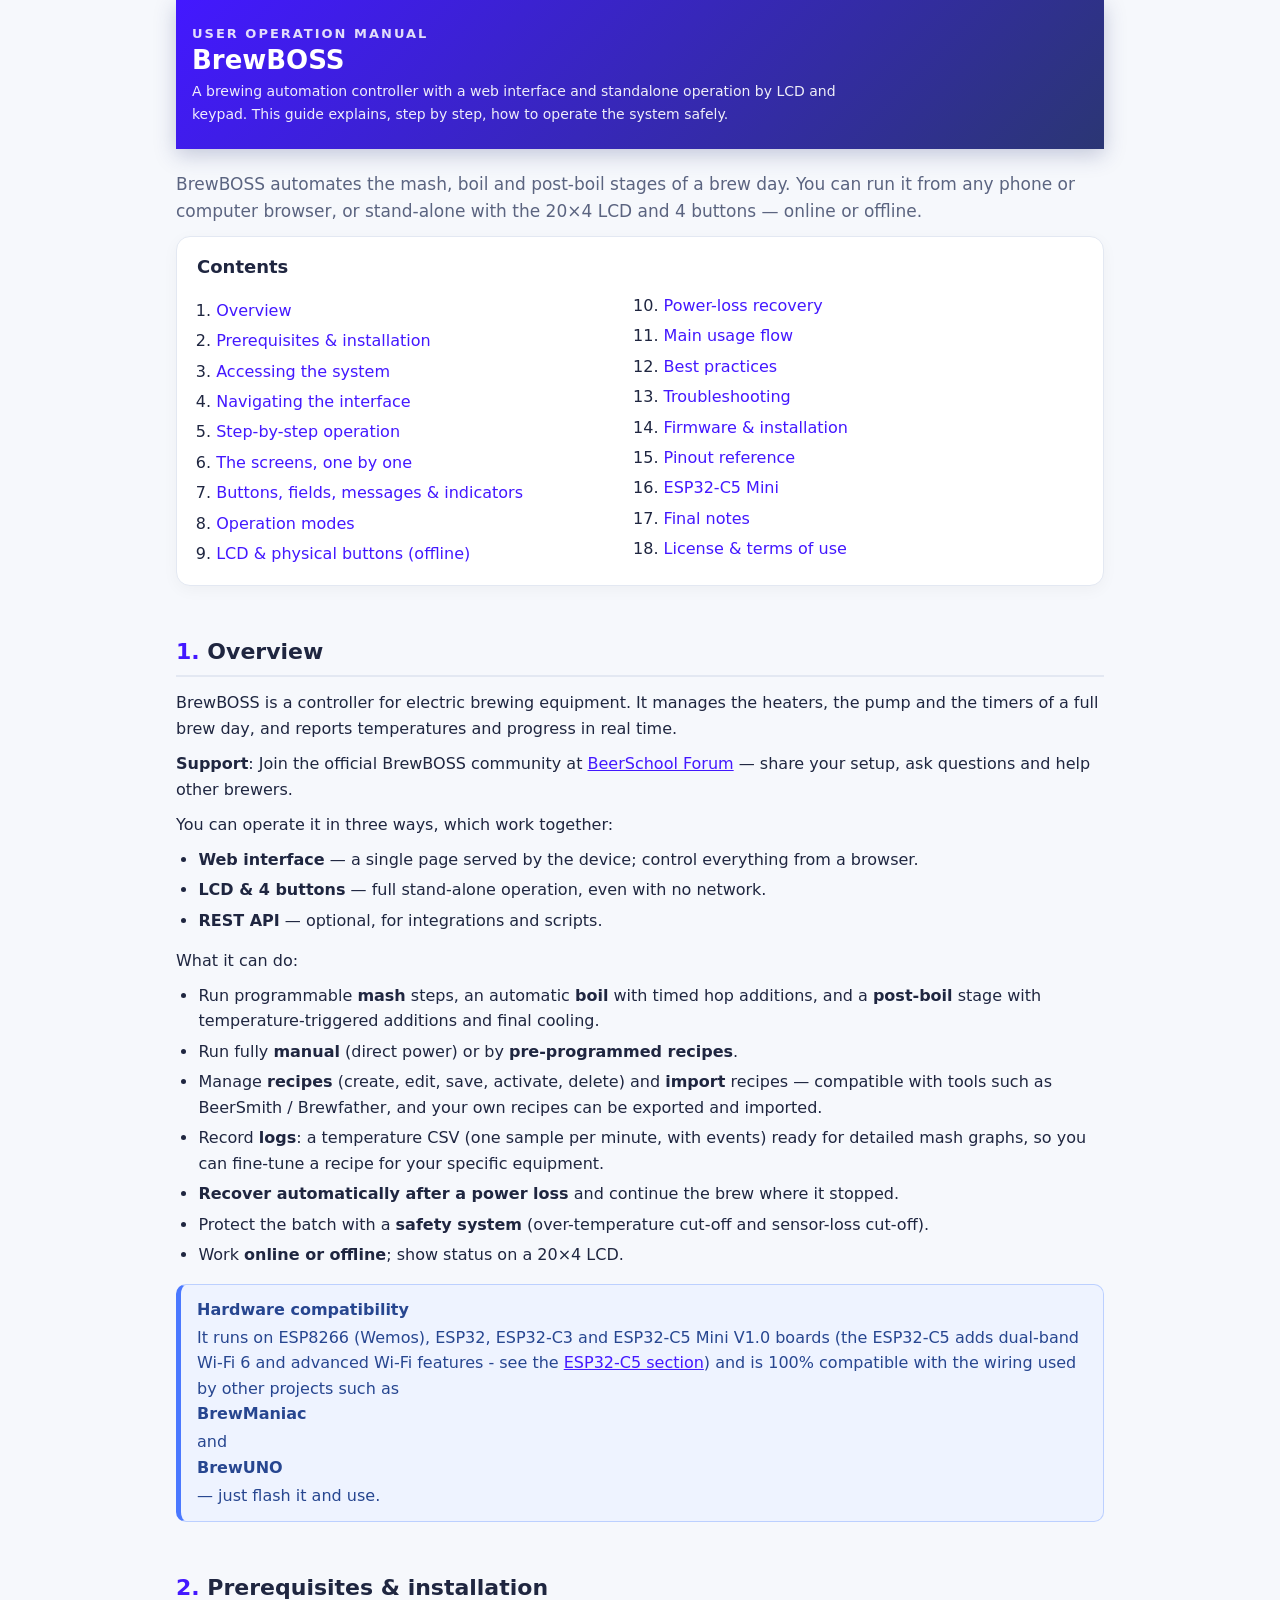
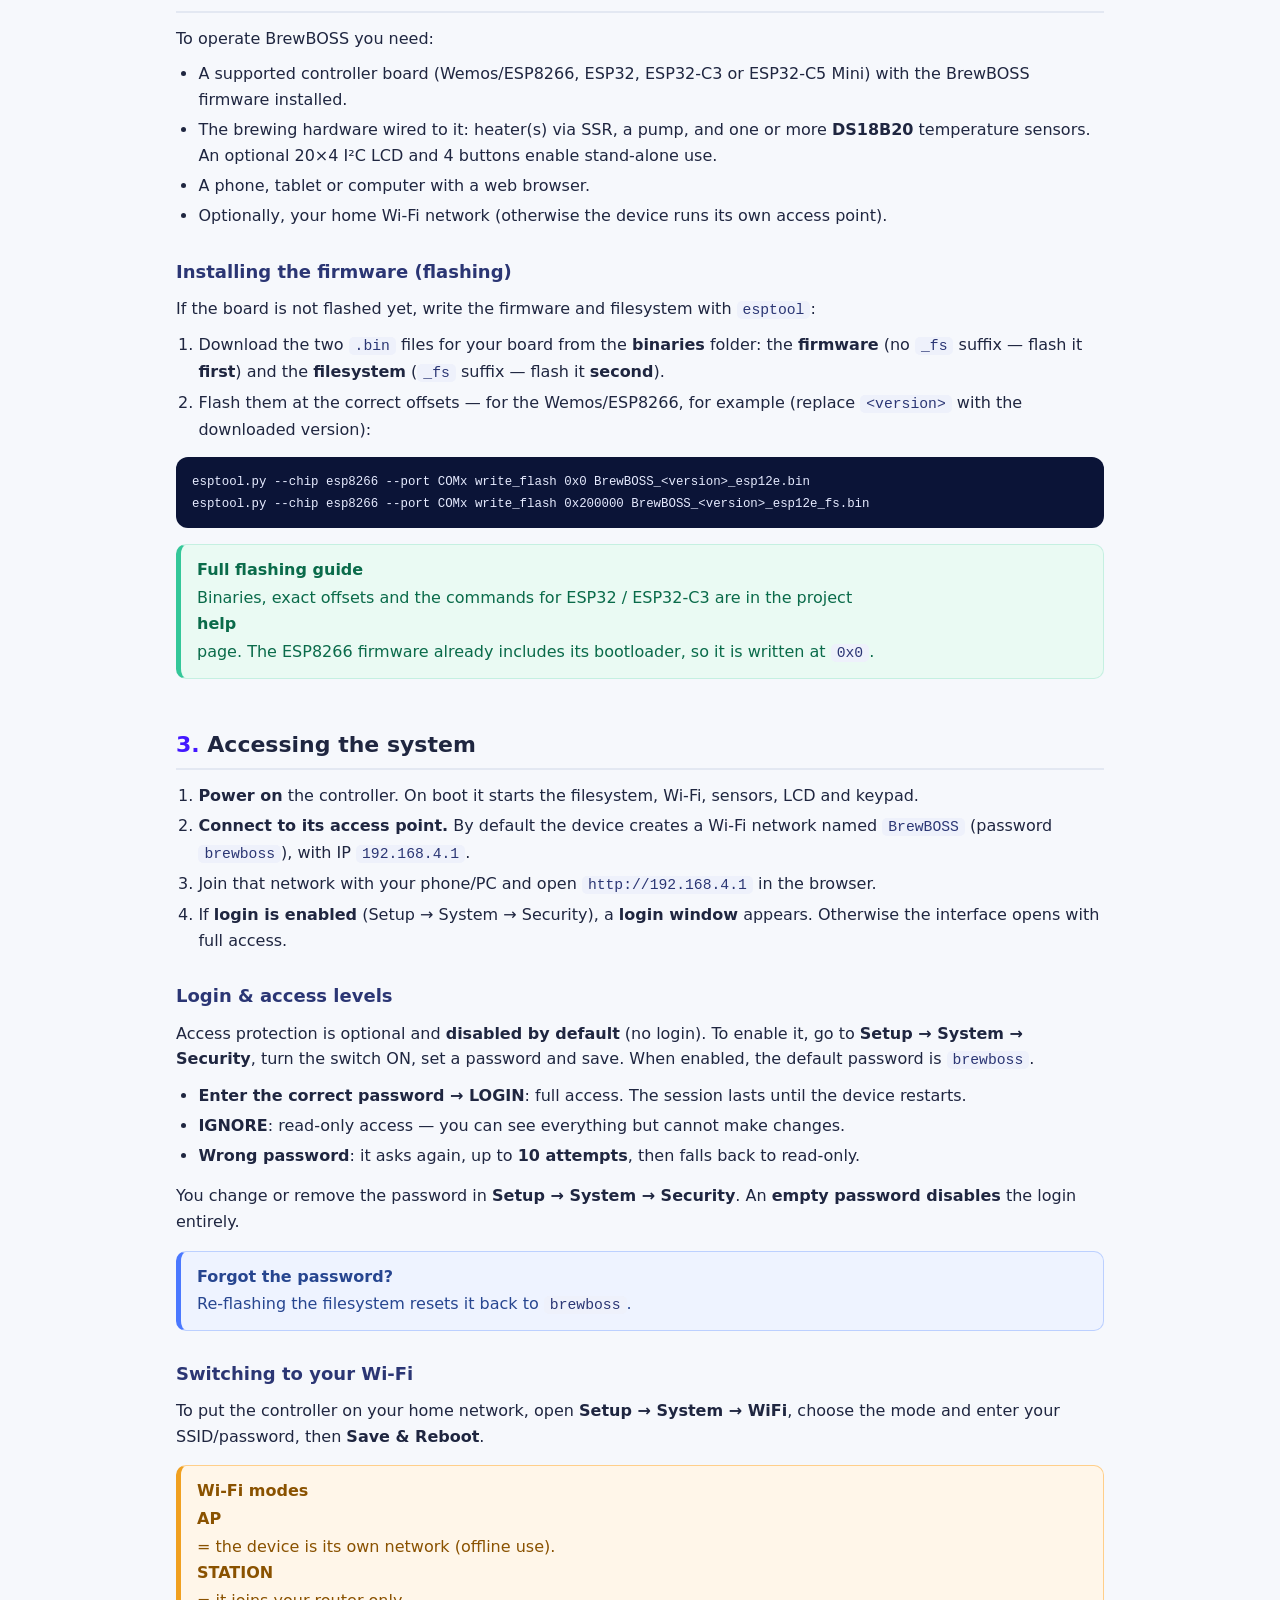
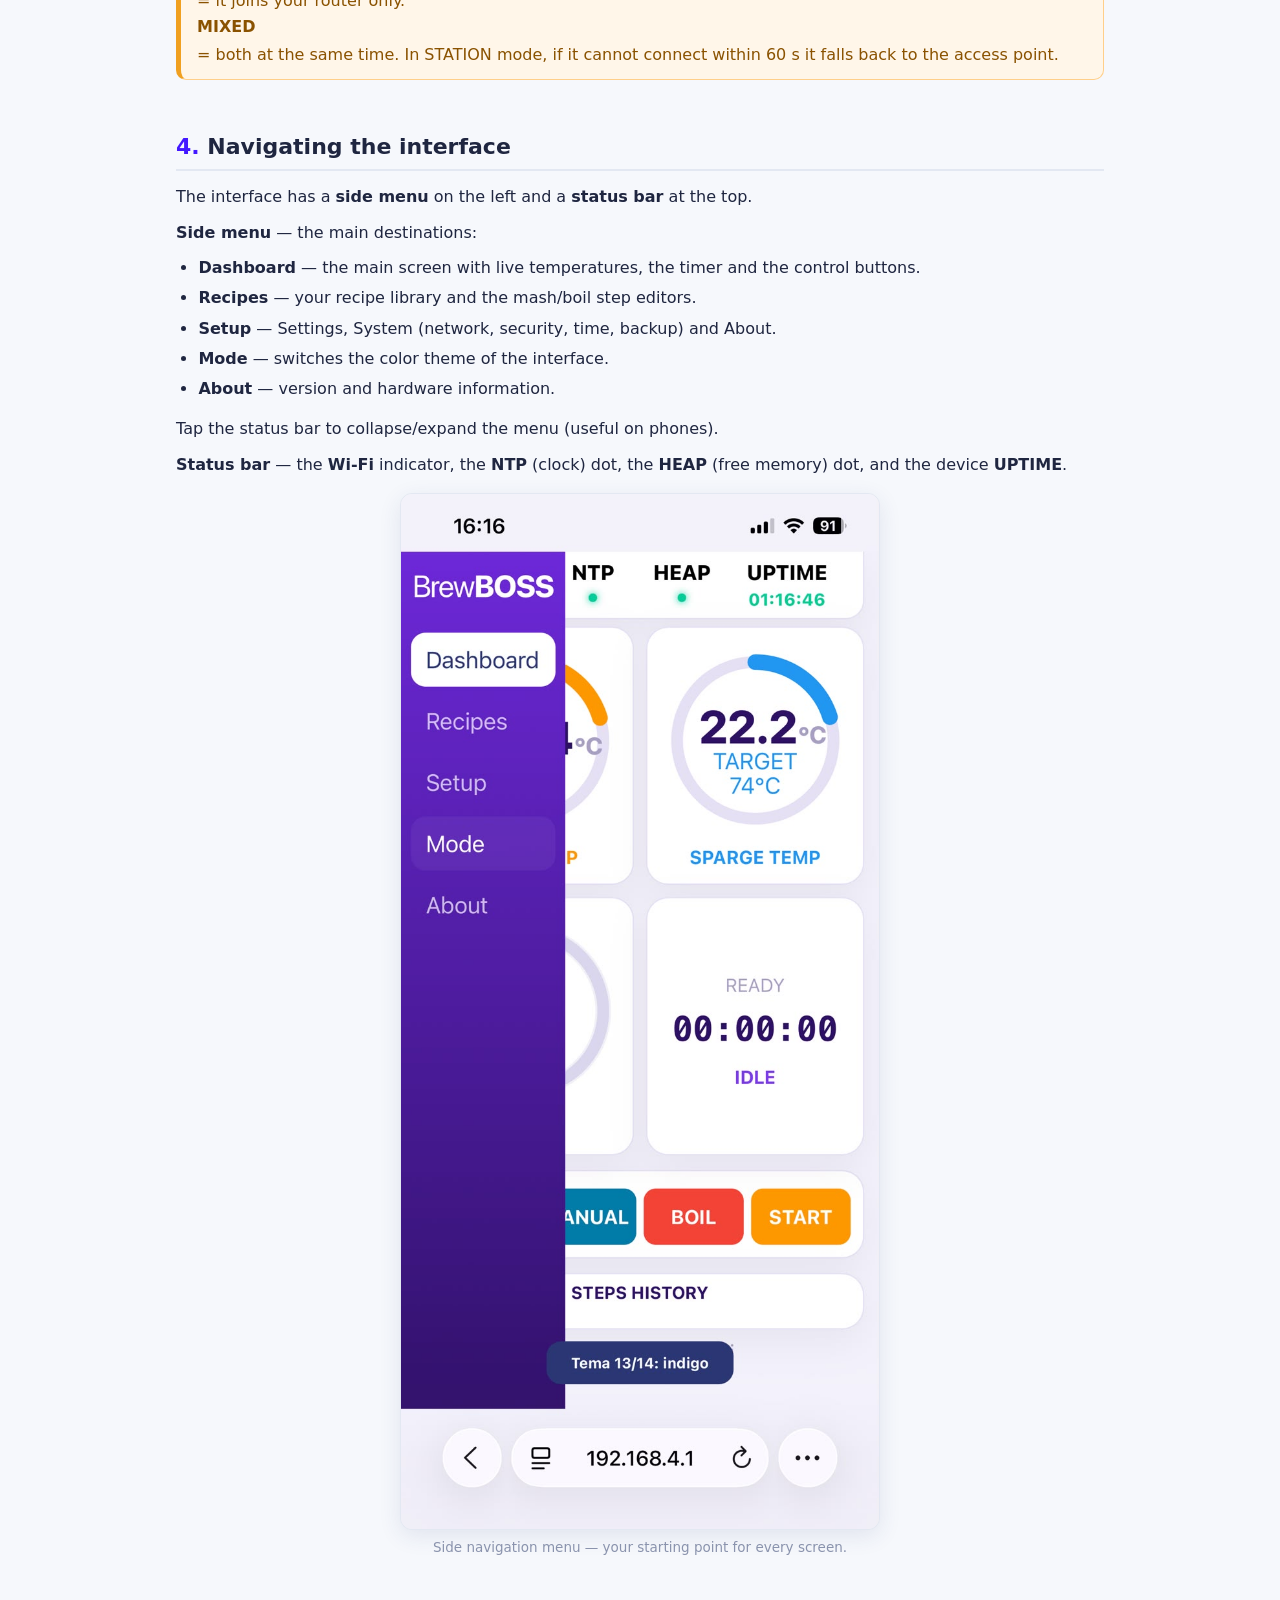
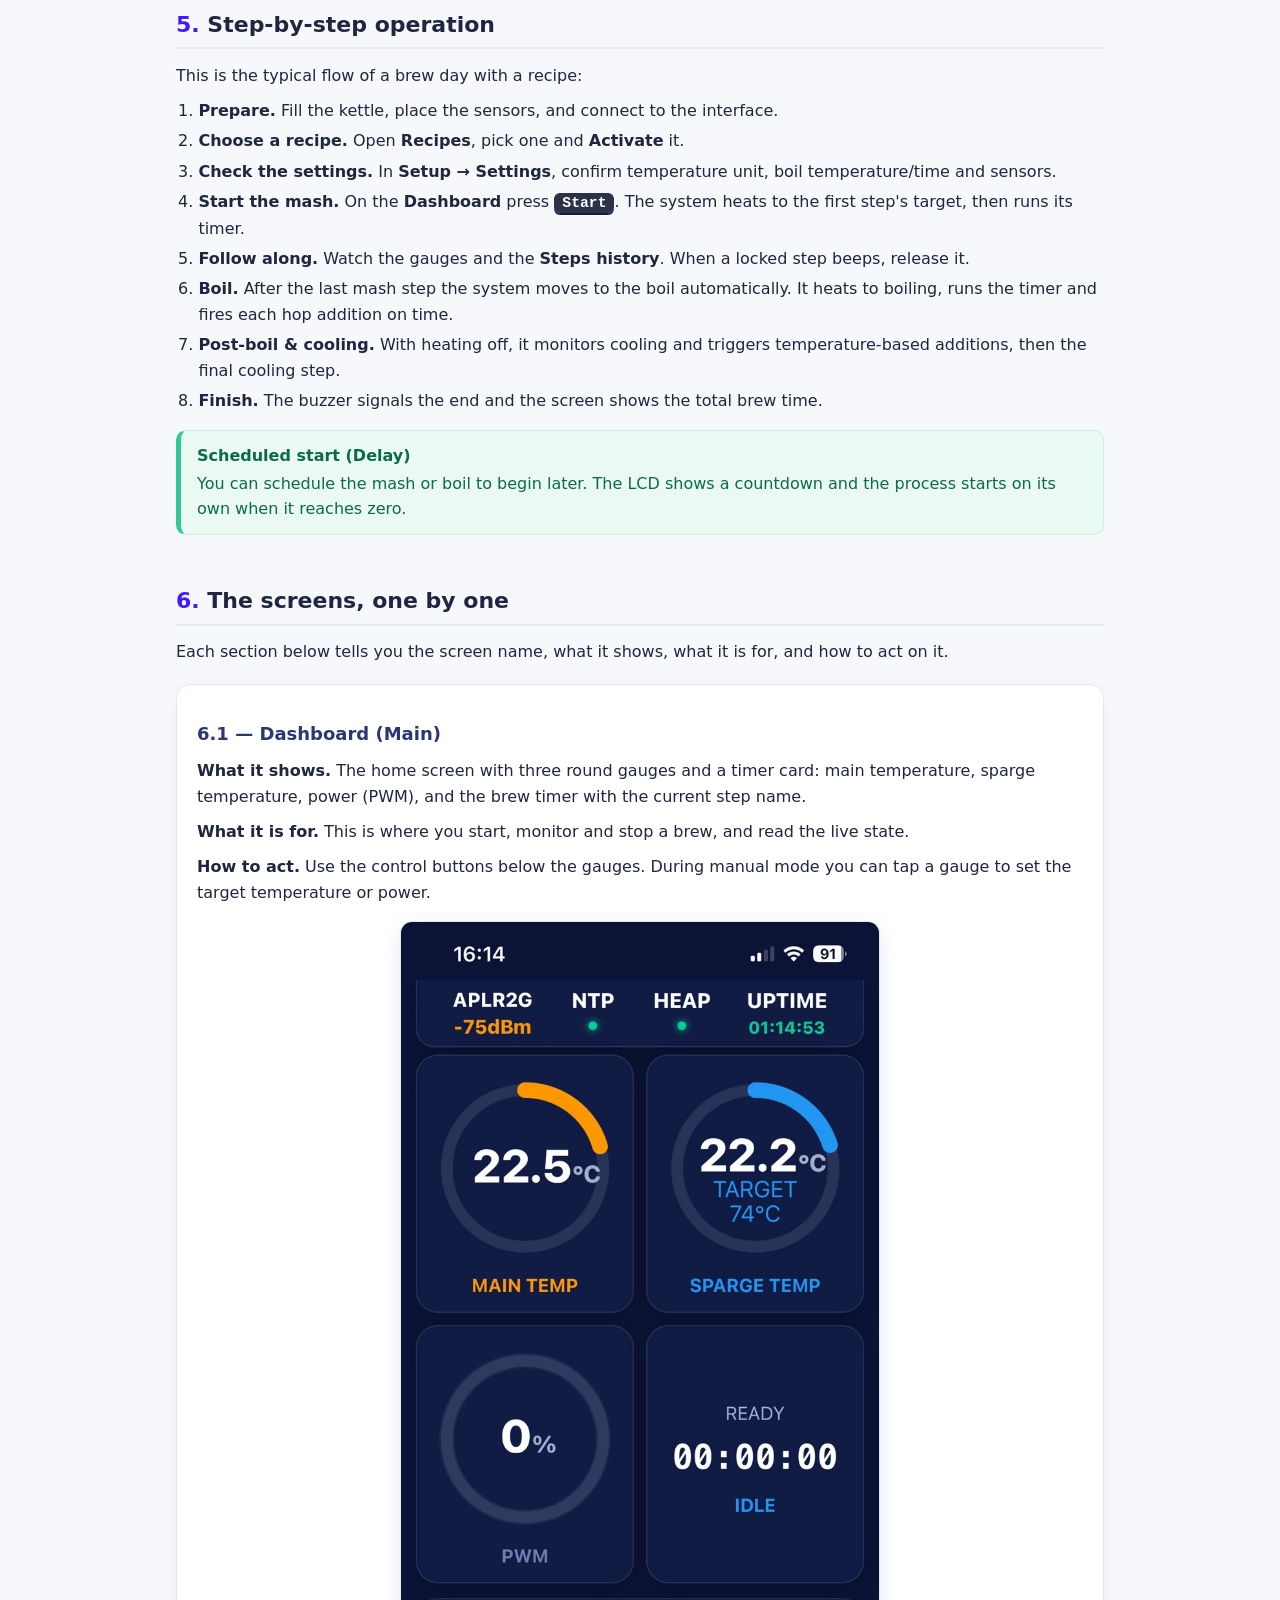
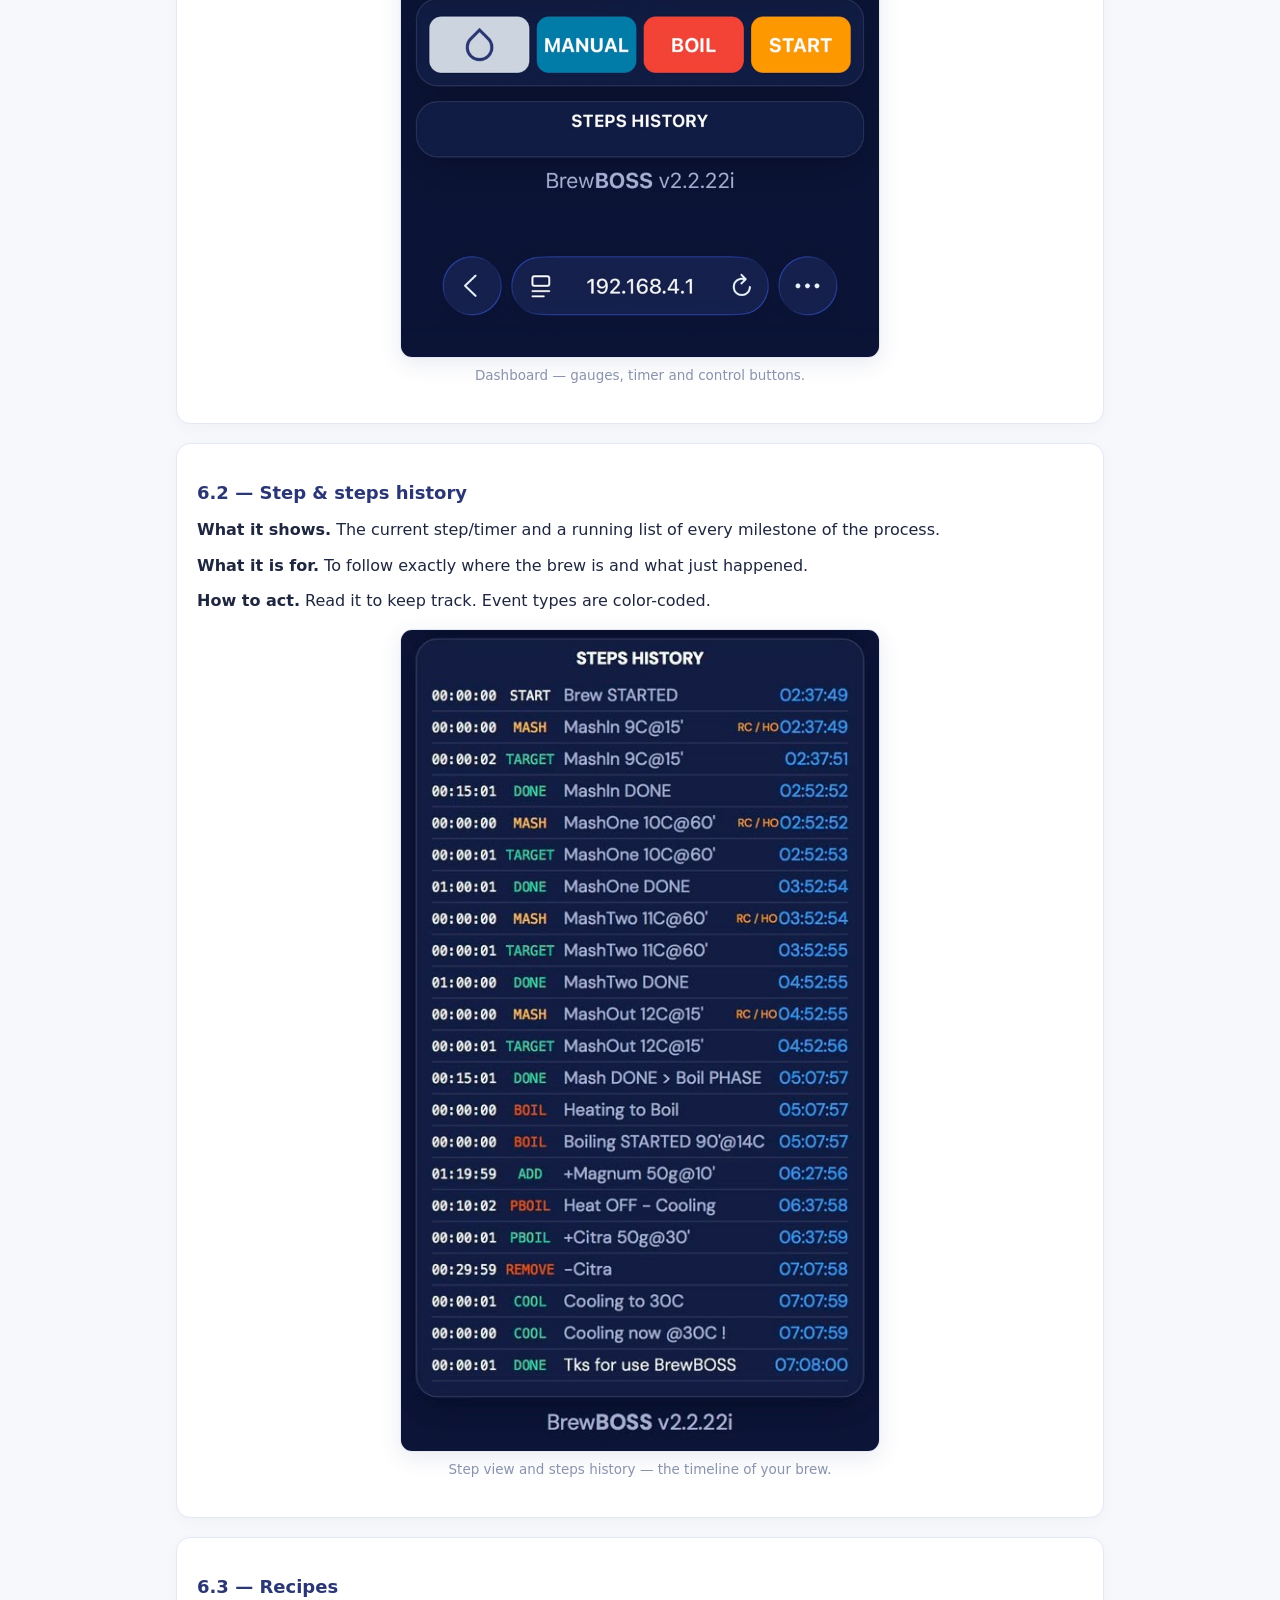
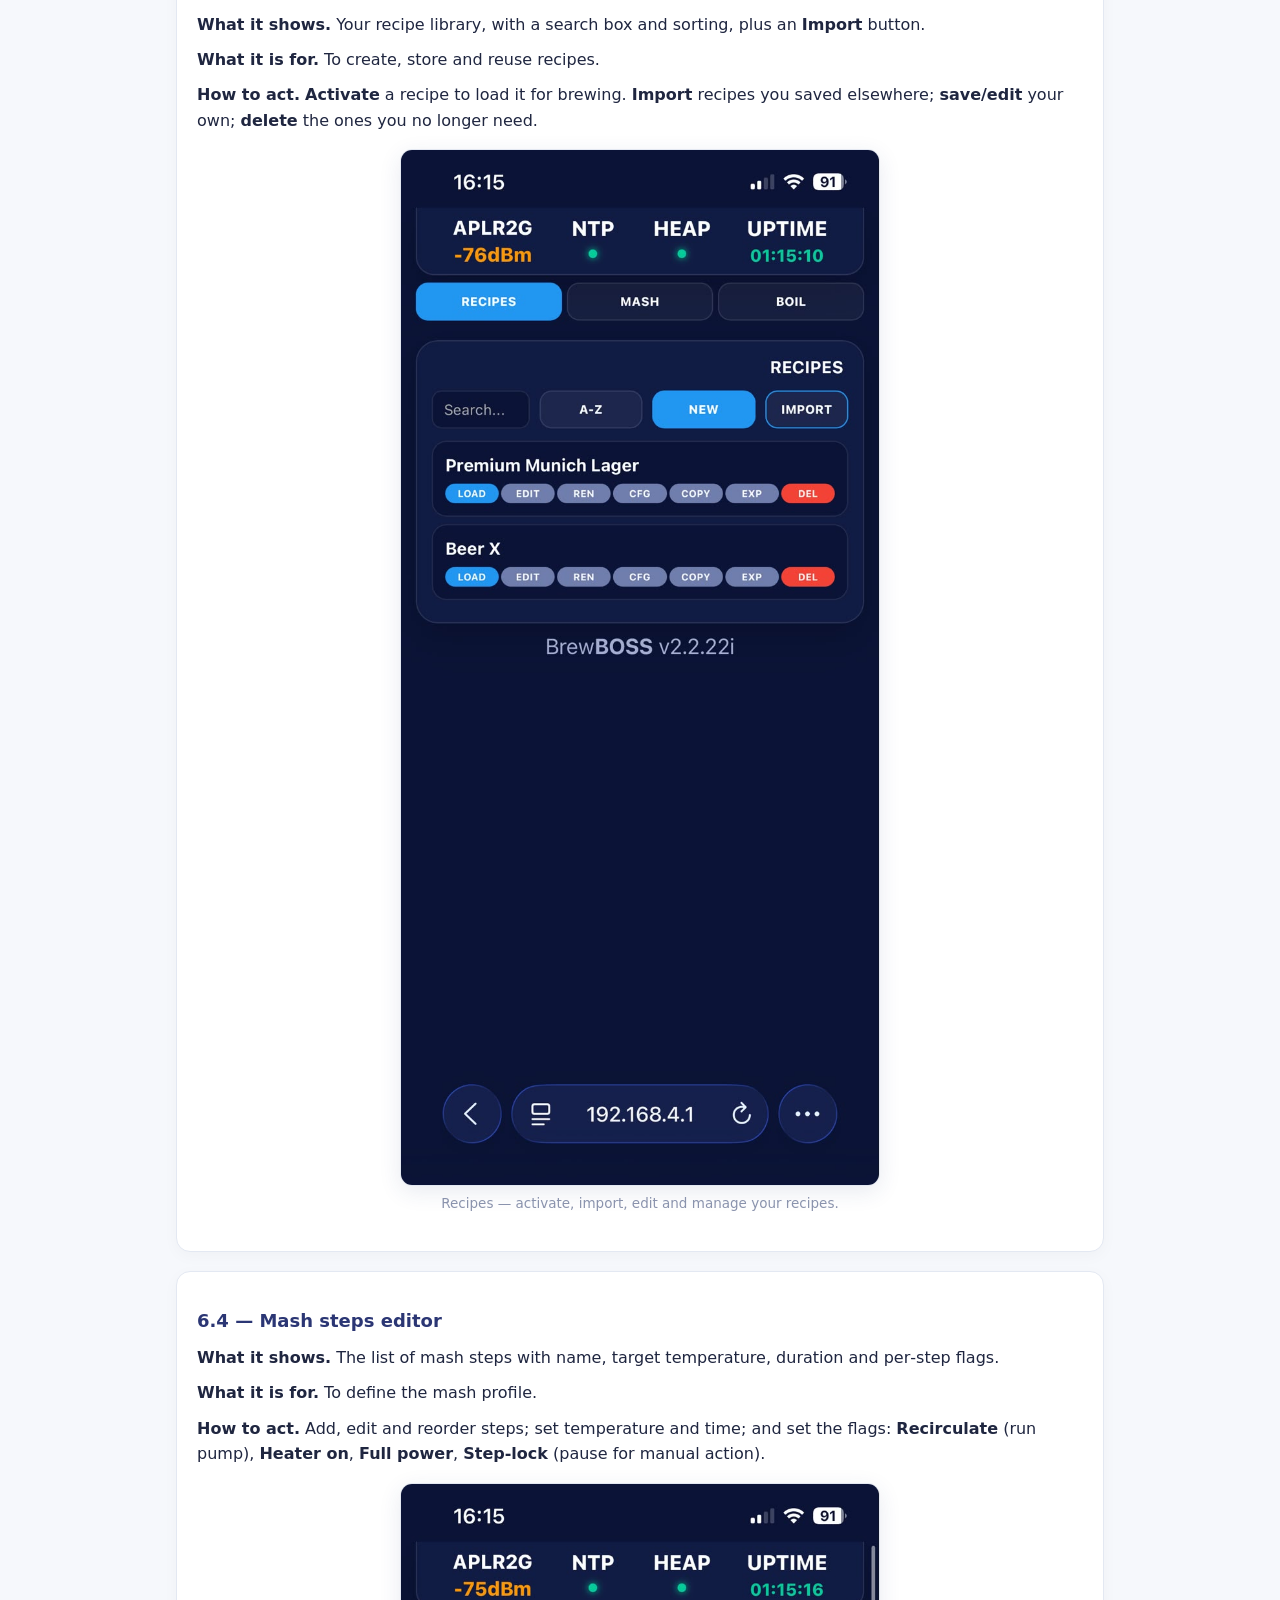
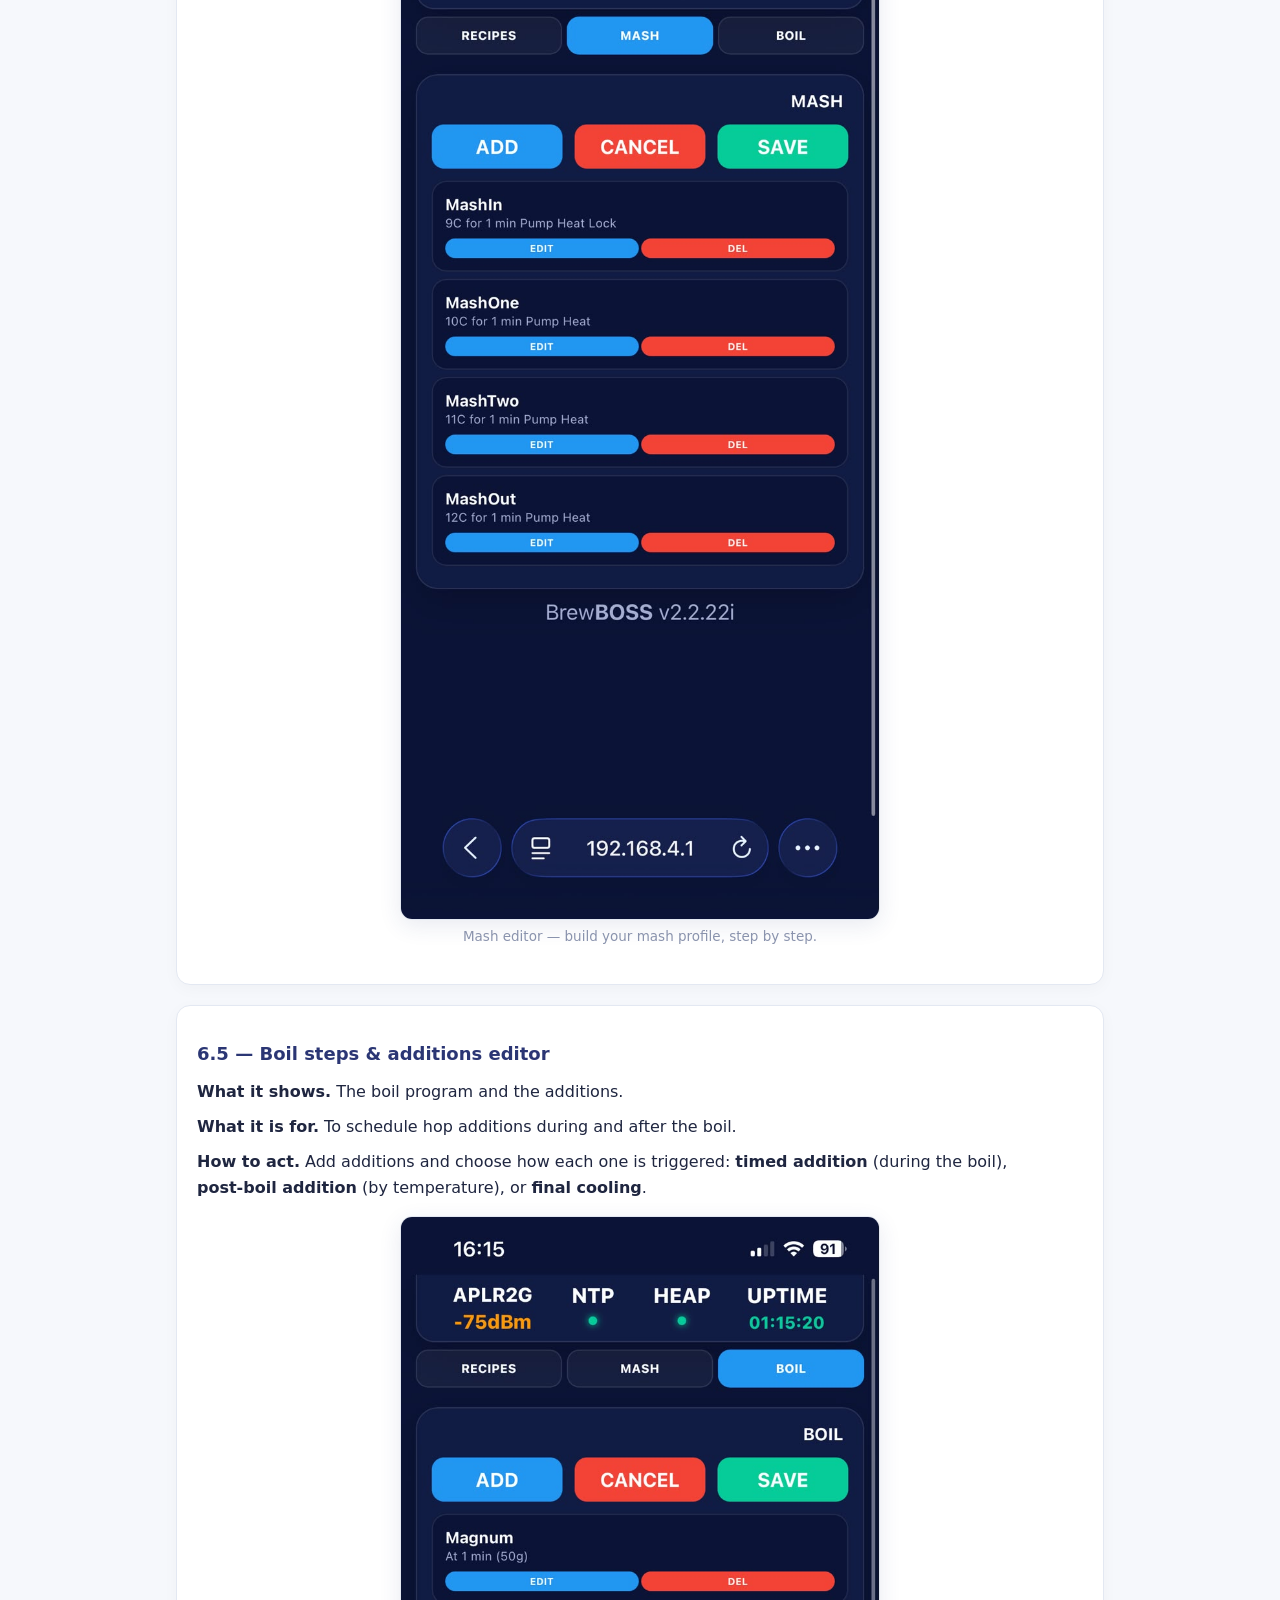
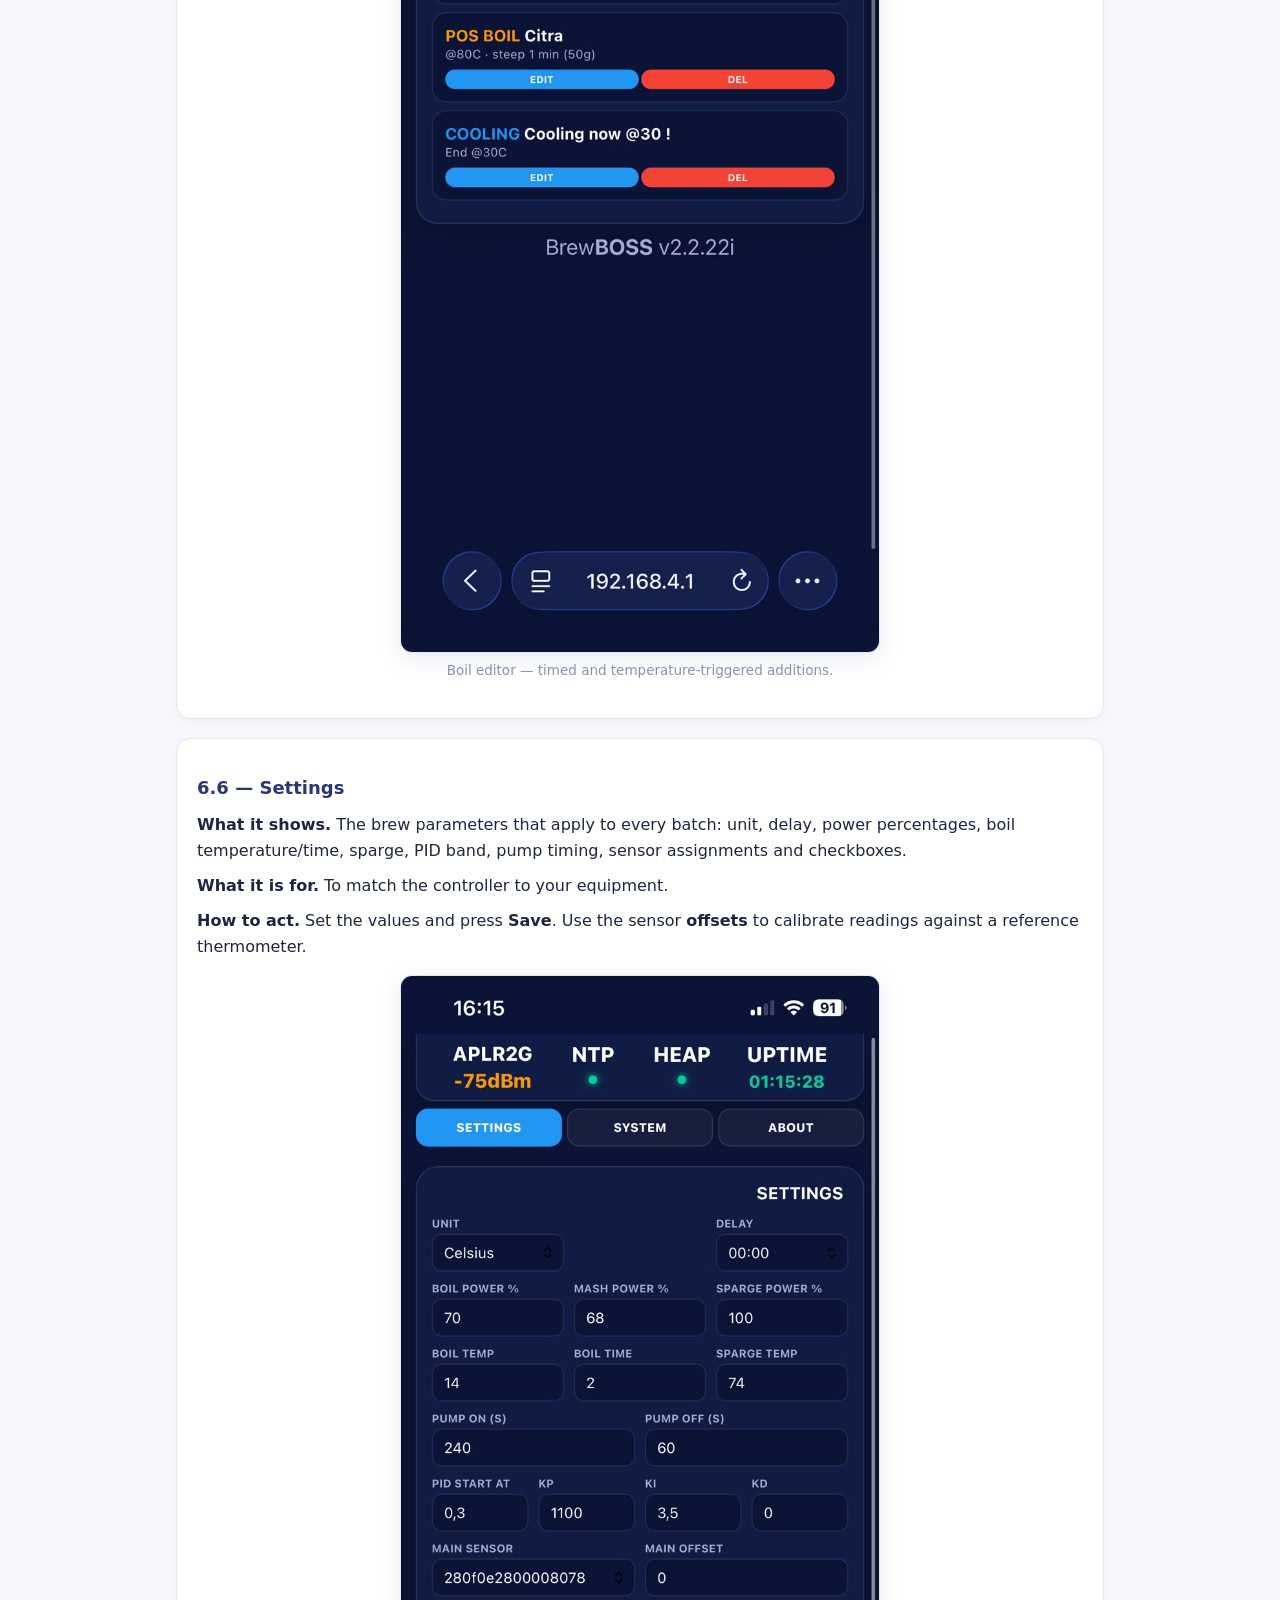
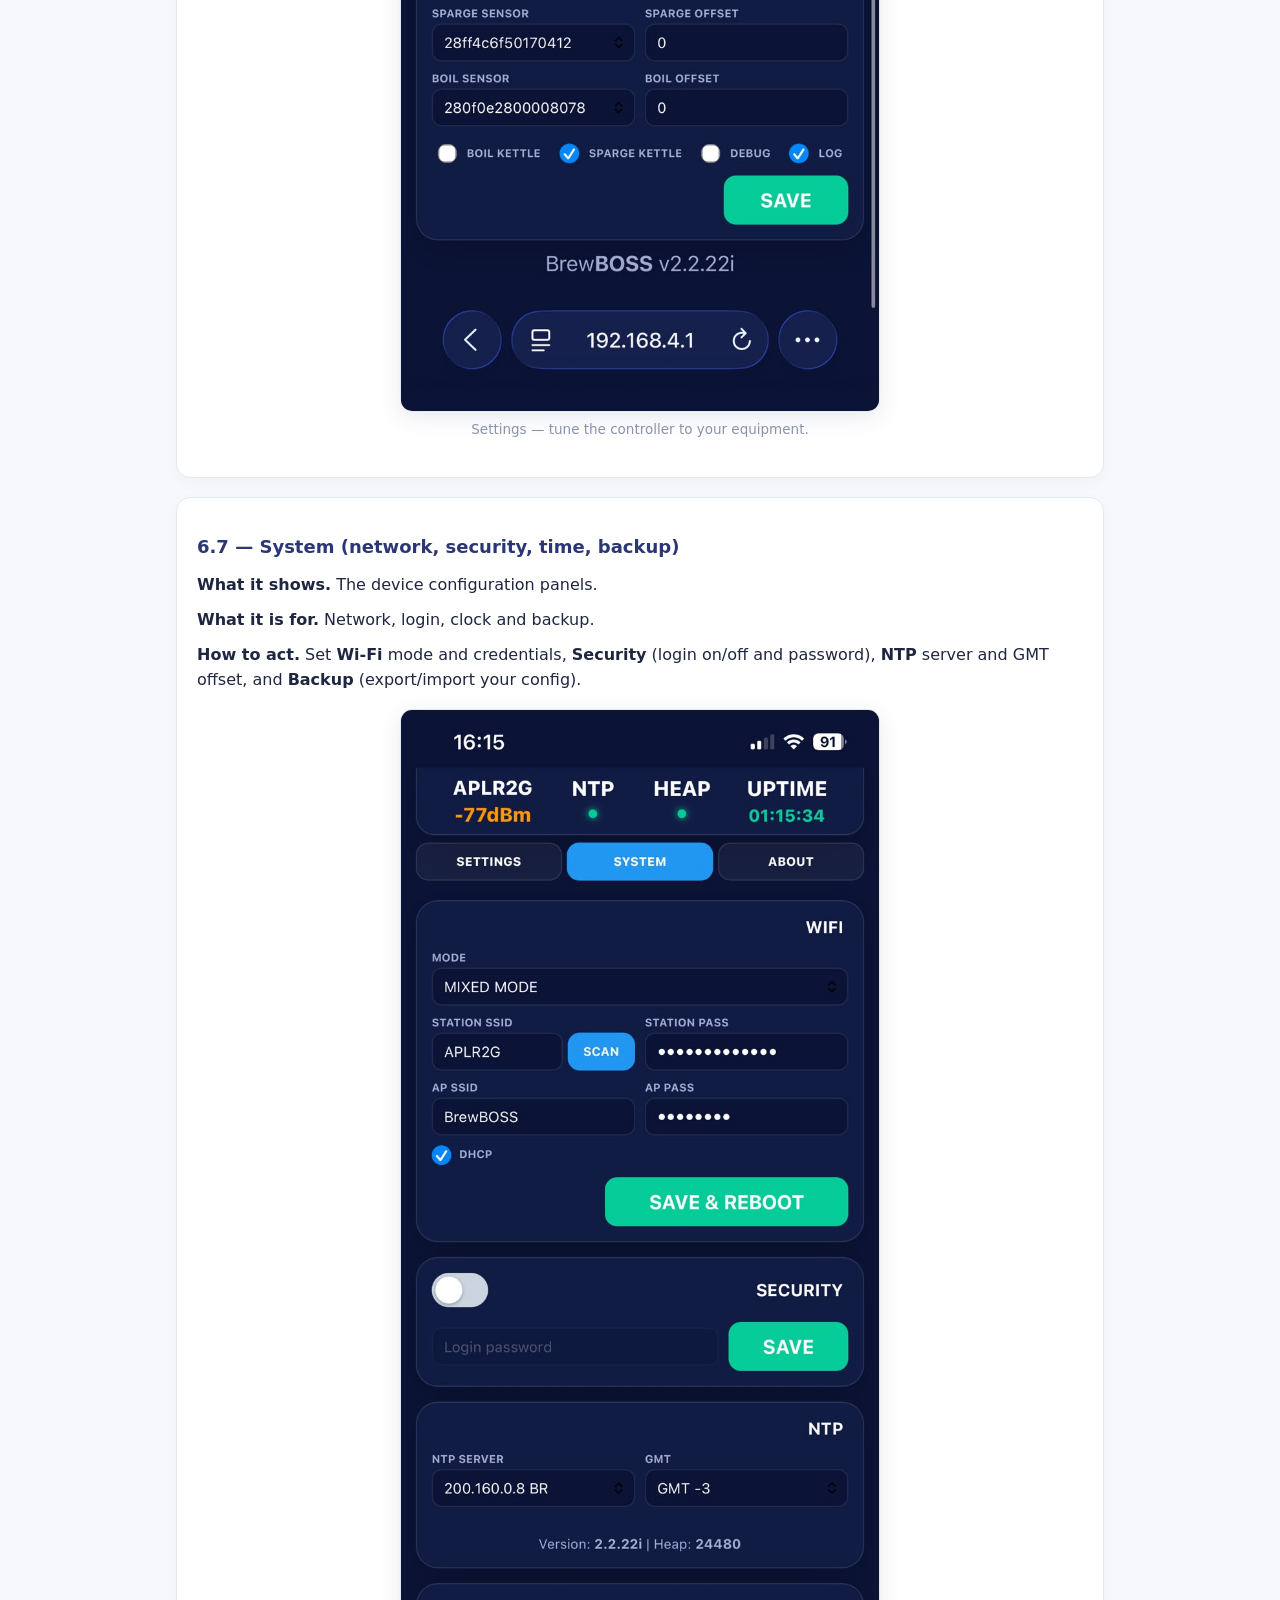
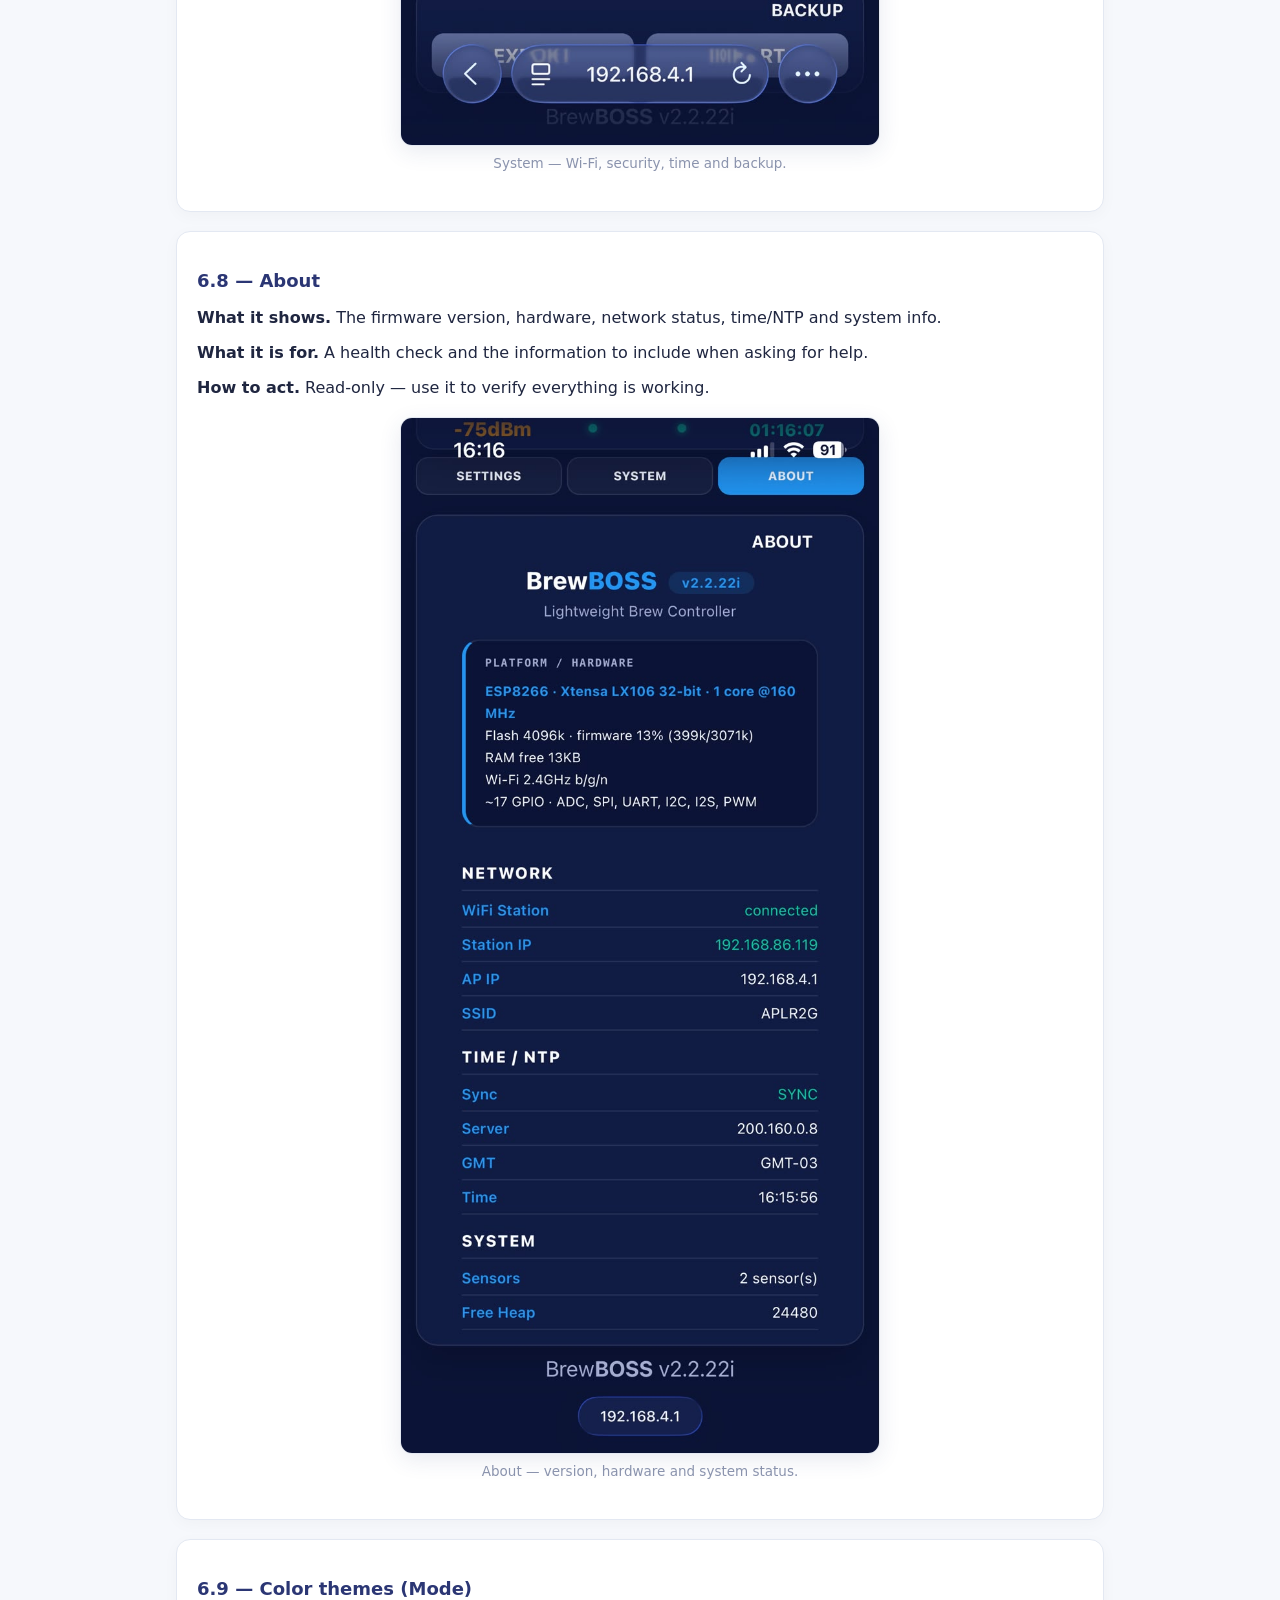
<file: manual_en.html>
<!DOCTYPE html>
<html lang="en">
<head>
<meta charset="utf-8">
<meta name="viewport" content="width=device-width, initial-scale=1">
<title>BrewBOSS — User Operation Manual</title>
<style>
  :root{
    --accent:#4318FF; --accent2:#2B3674; --ink:#1f2640; --dim:#5b6480; --muted:#8a93ad;
    --bg:#f6f8fc; --card:#ffffff; --line:#e3e8f2;
    --tip-bg:#eafaf3; --tip-bd:#34c79933; --tip-tx:#0a6b4a;
    --warn-bg:#fff6e9; --warn-bd:#ffcf8a; --warn-tx:#8a5200;
    --note-bg:#eef3ff; --note-bd:#bcd0ff; --note-tx:#274690;
    --code:#0b1437;
  }
  *{box-sizing:border-box;}
  html{scroll-behavior:smooth;}
  body{margin:0;background:var(--bg);color:var(--ink);
    font-family:-apple-system,system-ui,"Segoe UI",Roboto,Helvetica,Arial,sans-serif;
    line-height:1.6;font-size:16px;}
  .wrap{max-width:960px;margin:0 auto;padding:0 16px 64px;}
  header.site{background:linear-gradient(135deg,var(--accent) 0%,var(--accent2) 100%);
    color:#fff;padding:24px 16px;box-shadow:0 6px 20px rgba(43,54,116,.25);
    display:flex;justify-content:space-between;align-items:flex-start;gap:12px;flex-wrap:wrap;}
  header.site .htext{min-width:0;}
  header.site .brand{font-size:13px;font-weight:700;letter-spacing:2px;text-transform:uppercase;opacity:.85;}
  header.site h1{margin:0 0 .15em;font-size:26px;line-height:1.2;}
  header.site h1 b{font-weight:800;}
  header.site .ver{display:inline-block;margin-left:8px;padding:2px 12px;border-radius:999px;
    background:rgba(255,255,255,.18);font-size:14px;font-weight:700;vertical-align:middle;white-space:nowrap;}
  header.site p{margin:.3em 0 0;opacity:.92;max-width:680px;font-size:14px;}
  .lang{background:rgba(255,255,255,.15);color:#fff;border:1px solid rgba(255,255,255,.4);
    border-radius:10px;padding:6px 10px;font-size:14px;font-weight:700;cursor:pointer;flex:none;margin-top:2px;}
  .lang option{color:#2B3674;background:#fff;}
  main{margin-top:22px;}
  h2{font-size:22px;margin:2.2em 0 .6em;padding-bottom:.25em;border-bottom:2px solid var(--line);scroll-margin-top:14px;}
  h3{font-size:18px;margin:1.6em 0 .4em;color:var(--accent2);scroll-margin-top:14px;}
  h2 .num,h3 .num{color:var(--accent);font-weight:800;}
  p{margin:.6em 0;}
  a{color:var(--accent);}
  ul,ol{margin:.5em 0 .9em;padding-left:1.4em;}
  li{margin:.3em 0;}
  code,kbd{font-family:"Cascadia Code",Consolas,monospace;font-size:.92em;}
  code{background:#eef1fb;color:var(--accent2);padding:1px 6px;border-radius:5px;}
  kbd{background:#2b3148;color:#fff;border-radius:6px;padding:2px 8px;font-weight:700;box-shadow:0 2px 0 #1a1f30;}
  pre{background:var(--code);color:#e6ebff;border-radius:12px;padding:14px 16px;overflow:auto;
    font-family:"Cascadia Code",Consolas,monospace;font-size:13.5px;line-height:1.6;}
  pre code{background:none;color:inherit;padding:0;}
  .toc{background:var(--card);border:1px solid var(--line);border-radius:14px;padding:16px 20px;box-shadow:0 4px 16px rgba(0,0,0,.04);}
  .toc h2{margin:0 0 .4em;border:0;font-size:18px;}
  .toc ol{columns:2;column-gap:28px;padding-left:1.2em;margin:0;}
  @media(max-width:640px){.toc ol{columns:1;}}
  .toc a{text-decoration:none;}
  .toc a:hover{text-decoration:underline;}
  figure{margin:1em 0 1.4em;}
  figure img{display:block;width:100%;max-width:480px;height:auto;margin-left:auto;margin-right:auto;
    border:1px solid var(--line);border-radius:12px;box-shadow:0 6px 22px rgba(43,54,116,.10);background:#fff;}
  figcaption{margin-top:.5em;font-size:13.5px;color:var(--muted);text-align:center;}
  .callout{border:1px solid var(--line);border-left-width:5px;border-radius:10px;padding:12px 16px;margin:1em 0;}
  .callout b{display:block;margin-bottom:.15em;}
  .tip{background:var(--tip-bg);border-color:var(--tip-bd);border-left-color:#34c799;color:var(--tip-tx);}
  .warn{background:var(--warn-bg);border-color:var(--warn-bd);border-left-color:#f0a020;color:var(--warn-tx);}
  .note{background:var(--note-bg);border-color:var(--note-bd);border-left-color:#4a78ff;color:var(--note-tx);}
  .tablewrap{overflow-x:auto;margin:1em 0;}
  table{border-collapse:collapse;width:100%;font-size:14.5px;min-width:520px;}
  th,td{border:1px solid var(--line);padding:8px 11px;text-align:left;vertical-align:top;}
  th{background:#eef1fb;color:var(--accent2);font-weight:700;}
  tbody tr:nth-child(even){background:#fafbff;}
  .lead{font-size:17px;color:var(--dim);}
  footer{margin-top:48px;padding-top:18px;border-top:1px solid var(--line);font-size:13px;color:var(--muted);text-align:center;}
  footer b{color:var(--dim);}
  .screen{background:var(--card);border:1px solid var(--line);border-radius:14px;padding:6px 20px 14px;
    margin:1.2em 0;box-shadow:0 4px 16px rgba(0,0,0,.03);}
</style>
</head>
<body>

<div class="wrap">
  <header class="site">
    <div class="htext">
      <div class="brand" >User Operation Manual</div>
      <h1>Brew<b>BOSS</b></h1>
      <p >A brewing automation controller with a web interface and standalone operation by LCD and keypad. This guide explains, step by step, how to operate the system safely.</p>
    </div>
    
  </header>

  <main>
    <p class="lead" >BrewBOSS automates the mash, boil and post-boil stages of a brew day. You can run it from any phone or computer browser, or stand-alone with the 20×4 LCD and 4 buttons — online or offline.</p>

    <nav class="toc" aria-label="Table of contents">
      <h2 >Contents</h2>
      <ol>
        <li><a href="#overview" >Overview</a></li>
        <li><a href="#prerequisites" >Prerequisites & installation</a></li>
        <li><a href="#access" >Accessing the system</a></li>
        <li><a href="#navigation" >Navigating the interface</a></li>
        <li><a href="#operation" >Step-by-step operation</a></li>
        <li><a href="#screens" >The screens, one by one</a></li>
        <li><a href="#indicators" >Buttons, fields, messages & indicators</a></li>
        <li><a href="#modes" >Operation modes</a></li>
        <li><a href="#standalone" >LCD & physical buttons (offline)</a></li>
        <li><a href="#recovery" >Power-loss recovery</a></li>
        <li><a href="#flow" >Main usage flow</a></li>
        <li><a href="#best" >Best practices</a></li>
        <li><a href="#trouble" >Troubleshooting</a></li>
        <li><a href="#firmware" >Firmware & installation</a></li>
        <li><a href="#pinout" >Pinout reference</a></li>
    <li><a href="#esp32c5" >ESP32-C5 Mini</a></li>
        <li><a href="#notes" >Final notes</a></li>
        <li><a href="#license" >License & terms of use</a></li>
      </ol>
    </nav>

    <h2 id="overview"><span class="num">1.</span> <span >Overview</span></h2>
    <p >BrewBOSS is a controller for electric brewing equipment. It manages the heaters, the pump and the timers of a full brew day, and reports temperatures and progress in real time.</p>
    <p><b >Support</b>: <span >Join the official BrewBOSS community at <a href='https://beerschool.circle.so/c/forum-aberto/brewboss-command-the-brew-own-the-process' target='_blank' rel='noopener'>BeerSchool Forum</a> — share your setup, ask questions and help other brewers.</span></p>
    <p >You can operate it in three ways, which work together:</p>
    <ul>
      <li ><b>Web interface</b> — a single page served by the device; control everything from a browser.</li>
      <li ><b>LCD & 4 buttons</b> — full stand-alone operation, even with no network.</li>
      <li ><b>REST API</b> — optional, for integrations and scripts.</li>
    </ul>
    <p >What it can do:</p>
    <ul>
      <li >Run programmable <b>mash</b> steps, an automatic <b>boil</b> with timed hop additions, and a <b>post-boil</b> stage with temperature-triggered additions and final cooling.</li>
      <li >Run fully <b>manual</b> (direct power) or by <b>pre-programmed recipes</b>.</li>
      <li >Manage <b>recipes</b> (create, edit, save, activate, delete) and <b>import</b> recipes — compatible with tools such as BeerSmith / Brewfather, and your own recipes can be exported and imported.</li>
      <li >Record <b>logs</b>: a temperature CSV (one sample per minute, with events) ready for detailed mash graphs, so you can fine-tune a recipe for your specific equipment.</li>
      <li ><b>Recover automatically after a power loss</b> and continue the brew where it stopped.</li>
      <li >Protect the batch with a <b>safety system</b> (over-temperature cut-off and sensor-loss cut-off).</li>
      <li >Work <b>online or offline</b>; show status on a 20×4 LCD.</li>
    </ul>
    <div class="callout note"><b >Hardware compatibility</b><span >It runs on ESP8266 (Wemos), ESP32, ESP32-C3 and ESP32-C5 Mini V1.0 boards (the ESP32-C5 adds dual-band Wi-Fi 6 and advanced Wi-Fi features - see the <a href="#esp32c5">ESP32-C5 section</a>) and is 100% compatible with the wiring used by other projects such as <b>BrewManiac</b> and <b>BrewUNO</b> — just flash it and use.</span></div>

    <h2 id="prerequisites"><span class="num">2.</span> <span >Prerequisites & installation</span></h2>
    <p >To operate BrewBOSS you need:</p>
    <ul>
      <li >A supported controller board (Wemos/ESP8266, ESP32, ESP32-C3 or ESP32-C5 Mini) with the BrewBOSS firmware installed.</li>
      <li >The brewing hardware wired to it: heater(s) via SSR, a pump, and one or more <b>DS18B20</b> temperature sensors. An optional 20×4 I²C LCD and 4 buttons enable stand-alone use.</li>
      <li >A phone, tablet or computer with a web browser.</li>
      <li >Optionally, your home Wi-Fi network (otherwise the device runs its own access point).</li>
    </ul>
    <h3 >Installing the firmware (flashing)</h3>
    <p >If the board is not flashed yet, write the firmware and filesystem with <code>esptool</code>:</p>
    <ol>
      <li >Download the two <code>.bin</code> files for your board from the <b>binaries</b> folder: the <b>firmware</b> (no <code>_fs</code> suffix — flash it <b>first</b>) and the <b>filesystem</b> (<code>_fs</code> suffix — flash it <b>second</b>).</li>
      <li >Flash them at the correct offsets — for the Wemos/ESP8266, for example (replace <code>&lt;version&gt;</code> with the downloaded version):</li>
    </ol>
    <pre><code>esptool.py --chip esp8266 --port COMx write_flash 0x0 BrewBOSS_&lt;version&gt;_esp12e.bin
esptool.py --chip esp8266 --port COMx write_flash 0x200000 BrewBOSS_&lt;version&gt;_esp12e_fs.bin</code></pre>
    <div class="callout tip"><b >Full flashing guide</b><span >Binaries, exact offsets and the commands for ESP32 / ESP32-C3 are in the project <b>help</b> page. The ESP8266 firmware already includes its bootloader, so it is written at <code>0x0</code>.</span></div>

    <h2 id="access"><span class="num">3.</span> <span >Accessing the system</span></h2>
    <ol>
      <li ><b>Power on</b> the controller. On boot it starts the filesystem, Wi‑Fi, sensors, LCD and keypad.</li>
      <li ><b>Connect to its access point.</b> By default the device creates a Wi‑Fi network named <code>BrewBOSS</code> (password <code>brewboss</code>), with IP <code>192.168.4.1</code>.</li>
      <li >Join that network with your phone/PC and open <code>http://192.168.4.1</code> in the browser.</li>
      <li >If <b>login is enabled</b> (Setup → System → Security), a <b>login window</b> appears. Otherwise the interface opens with full access.</li>
    </ol>
    <h3 >Login & access levels</h3>
    <p >Access protection is optional and <b>disabled by default</b> (no login). To enable it, go to <b>Setup → System → Security</b>, turn the switch ON, set a password and save. When enabled, the default password is <code>brewboss</code>.</p>
    <ul>
      <li ><b>Enter the correct password → LOGIN</b>: full access. The session lasts until the device restarts.</li>
      <li ><b>IGNORE</b>: read-only access — you can see everything but cannot make changes.</li>
      <li ><b>Wrong password</b>: it asks again, up to <b>10 attempts</b>, then falls back to read-only.</li>
    </ul>
    <p >You change or remove the password in <b>Setup → System → Security</b>. An <b>empty password disables</b> the login entirely.</p>
    <div class="callout note"><b >Forgot the password?</b><span >Re‑flashing the filesystem resets it back to <code>brewboss</code>.</span></div>
    <h3 >Switching to your Wi‑Fi</h3>
    <p >To put the controller on your home network, open <b>Setup → System → WiFi</b>, choose the mode and enter your SSID/password, then <b>Save & Reboot</b>.</p>
    <div class="callout warn"><b >Wi‑Fi modes</b><span ><b>AP</b> = the device is its own network (offline use). <b>STATION</b> = it joins your router only. <b>MIXED</b> = both at the same time. In STATION mode, if it cannot connect within 60 s it falls back to the access point.</span></div>

    <h2 id="navigation"><span class="num">4.</span> <span >Navigating the interface</span></h2>
    <p >The interface has a <b>side menu</b> on the left and a <b>status bar</b> at the top.</p>
    <p ><b>Side menu</b> — the main destinations:</p>
    <ul>
      <li ><b>Dashboard</b> — the main screen with live temperatures, the timer and the control buttons.</li>
      <li ><b>Recipes</b> — your recipe library and the mash/boil step editors.</li>
      <li ><b>Setup</b> — Settings, System (network, security, time, backup) and About.</li>
      <li ><b>Mode</b> — switches the color theme of the interface.</li>
      <li ><b>About</b> — version and hardware information.</li>
    </ul>
    <p >Tap the status bar to collapse/expand the menu (useful on phones).</p>
    <p ><b>Status bar</b> — the <b>Wi‑Fi</b> indicator, the <b>NTP</b> (clock) dot, the <b>HEAP</b> (free memory) dot, and the device <b>UPTIME</b>.</p>
    <figure><img src="images/4.1_menu.jpeg" alt="BrewBOSS side navigation menu"><figcaption >Side navigation menu — your starting point for every screen.</figcaption></figure>

    <h2 id="operation"><span class="num">5.</span> <span >Step‑by‑step operation</span></h2>
    <p >This is the typical flow of a brew day with a recipe:</p>
    <ol>
      <li ><b>Prepare.</b> Fill the kettle, place the sensors, and connect to the interface.</li>
      <li ><b>Choose a recipe.</b> Open <b>Recipes</b>, pick one and <b>Activate</b> it.</li>
      <li ><b>Check the settings.</b> In <b>Setup → Settings</b>, confirm temperature unit, boil temperature/time and sensors.</li>
      <li ><b>Start the mash.</b> On the <b>Dashboard</b> press <kbd>Start</kbd>. The system heats to the first step's target, then runs its timer.</li>
      <li ><b>Follow along.</b> Watch the gauges and the <b>Steps history</b>. When a locked step beeps, release it.</li>
      <li ><b>Boil.</b> After the last mash step the system moves to the boil automatically. It heats to boiling, runs the timer and fires each hop addition on time.</li>
      <li ><b>Post‑boil & cooling.</b> With heating off, it monitors cooling and triggers temperature‑based additions, then the final cooling step.</li>
      <li ><b>Finish.</b> The buzzer signals the end and the screen shows the total brew time.</li>
    </ol>
    <div class="callout tip"><b >Scheduled start (Delay)</b><span >You can schedule the mash or boil to begin later. The LCD shows a countdown and the process starts on its own when it reaches zero.</span></div>

    <h2 id="screens"><span class="num">6.</span> <span >The screens, one by one</span></h2>
    <p >Each section below tells you the screen name, what it shows, what it is for, and how to act on it.</p>

    <div class="screen">
      <h3 id="screen-main"><span >6.1</span> — <span >Dashboard (Main)</span></h3>
      <p ><b>What it shows.</b> The home screen with three round gauges and a timer card: main temperature, sparge temperature, power (PWM), and the brew timer with the current step name.</p>
      <p ><b>What it is for.</b> This is where you start, monitor and stop a brew, and read the live state.</p>
      <p ><b>How to act.</b> Use the control buttons below the gauges. During manual mode you can tap a gauge to set the target temperature or power.</p>
      <figure><img src="images/1.0_main.jpeg" alt="Dashboard"><figcaption >Dashboard — gauges, timer and control buttons.</figcaption></figure>
    </div>
    <div class="screen">
      <h3 id="screen-step"><span >6.2</span> — <span >Step & steps history</span></h3>
      <p ><b>What it shows.</b> The current step/timer and a running list of every milestone of the process.</p>
      <p ><b>What it is for.</b> To follow exactly where the brew is and what just happened.</p>
      <p ><b>How to act.</b> Read it to keep track. Event types are color-coded.</p>
      <figure><img src="images/1.1_step.jpeg" alt="Steps history"><figcaption >Step view and steps history — the timeline of your brew.</figcaption></figure>
    </div>
    <div class="screen">
      <h3 id="screen-recipes"><span >6.3</span> — <span >Recipes</span></h3>
      <p ><b>What it shows.</b> Your recipe library, with a search box and sorting, plus an <b>Import</b> button.</p>
      <p ><b>What it is for.</b> To create, store and reuse recipes.</p>
      <p ><b>How to act.</b> <b>Activate</b> a recipe to load it for brewing. <b>Import</b> recipes you saved elsewhere; <b>save/edit</b> your own; <b>delete</b> the ones you no longer need.</p>
      <figure><img src="images/2.0_recipes.jpeg" alt="Recipes"><figcaption >Recipes — activate, import, edit and manage your recipes.</figcaption></figure>
    </div>
    <div class="screen">
      <h3 id="screen-mash"><span >6.4</span> — <span >Mash steps editor</span></h3>
      <p ><b>What it shows.</b> The list of mash steps with name, target temperature, duration and per‑step flags.</p>
      <p ><b>What it is for.</b> To define the mash profile.</p>
      <p ><b>How to act.</b> Add, edit and reorder steps; set temperature and time; and set the flags: <b>Recirculate</b> (run pump), <b>Heater on</b>, <b>Full power</b>, <b>Step-lock</b> (pause for manual action).</p>
      <figure><img src="images/2.1_mash.jpeg" alt="Mash editor"><figcaption >Mash editor — build your mash profile, step by step.</figcaption></figure>
    </div>
    <div class="screen">
      <h3 id="screen-boil"><span >6.5</span> — <span >Boil steps & additions editor</span></h3>
      <p ><b>What it shows.</b> The boil program and the additions.</p>
      <p ><b>What it is for.</b> To schedule hop additions during and after the boil.</p>
      <p ><b>How to act.</b> Add additions and choose how each one is triggered: <b>timed addition</b> (during the boil), <b>post‑boil addition</b> (by temperature), or <b>final cooling</b>.</p>
      <figure><img src="images/2.2_boil.jpeg" alt="Boil editor"><figcaption >Boil editor — timed and temperature‑triggered additions.</figcaption></figure>
    </div>
    <div class="screen">
      <h3 id="screen-settings"><span >6.6</span> — <span >Settings</span></h3>
      <p ><b>What it shows.</b> The brew parameters that apply to every batch: unit, delay, power percentages, boil temperature/time, sparge, PID band, pump timing, sensor assignments and checkboxes.</p>
      <p ><b>What it is for.</b> To match the controller to your equipment.</p>
      <p ><b>How to act.</b> Set the values and press <b>Save</b>. Use the sensor <b>offsets</b> to calibrate readings against a reference thermometer.</p>
      <figure><img src="images/3.0_settings.jpeg" alt="Settings"><figcaption >Settings — tune the controller to your equipment.</figcaption></figure>
    </div>
    <div class="screen">
      <h3 id="screen-system"><span >6.7</span> — <span >System (network, security, time, backup)</span></h3>
      <p ><b>What it shows.</b> The device configuration panels.</p>
      <p ><b>What it is for.</b> Network, login, clock and backup.</p>
      <p ><b>How to act.</b> Set <b>Wi‑Fi</b> mode and credentials, <b>Security</b> (login on/off and password), <b>NTP</b> server and GMT offset, and <b>Backup</b> (export/import your config).</p>
      <figure><img src="images/3.1_system.jpeg" alt="System"><figcaption >System — Wi‑Fi, security, time and backup.</figcaption></figure>
    </div>
    <div class="screen">
      <h3 id="screen-about"><span >6.8</span> — <span >About</span></h3>
      <p ><b>What it shows.</b> The firmware version, hardware, network status, time/NTP and system info.</p>
      <p ><b>What it is for.</b> A health check and the information to include when asking for help.</p>
      <p ><b>How to act.</b> Read‑only — use it to verify everything is working.</p>
      <figure><img src="images/3.2_about.jpeg" alt="About"><figcaption >About — version, hardware and system status.</figcaption></figure>
    </div>
    <div class="screen">
      <h3 id="screen-themes"><span >6.9</span> — <span >Color themes (Mode)</span></h3>
      <p ><b>What it shows.</b> The interface in its different color schemes.</p>
      <p ><b>What it is for.</b> Comfort and readability — for example a dark theme for a dim brew room.</p>
      <p ><b>How to act.</b> Tap <b>Mode</b> in the side menu to cycle through the available color schemes.</p>
      <figure><img src="images/4.0_themes.jpeg" alt="Themes"><figcaption >Color themes — switch with the Mode button.</figcaption></figure>
    </div>

    <h2 id="indicators"><span class="num">7.</span> <span >Buttons, fields, messages & indicators</span></h2>
    <h3 >Control buttons (Dashboard)</h3>
    <ul>
      <li ><kbd>Start</kbd> — begins the mash.</li>
      <li ><kbd>Pause</kbd> / <kbd>Resume</kbd> — pauses and resumes.</li>
      <li ><kbd>Stop</kbd> — stops everything.</li>
      <li ><kbd>Skip</kbd> — skips the current mash step.</li>
      <li ><kbd>Boil</kbd> — starts the boil directly.</li>
      <li ><kbd>Pump</kbd> — turns the pump on/off.</li>
      <li ><kbd>Prime</kbd> — runs an automatic priming cycle.</li>
    </ul>
    <h3 >Status indicators</h3>
    <ul>
      <li ><b>Wi‑Fi</b>: signal strength in dBm when joined to a network, or <b>AP</b> (green) plus the access‑point name when the device is running as an access point.</li>
      <li ><b>NTP dot</b>: green when the clock is synchronized.</li>
      <li ><b>HEAP dot</b>: free memory health.</li>
      <li ><b>UPTIME</b>: how long the device has been running.</li>
    </ul>
    <h3 >Messages & events</h3>
    <p >The <b>Steps history</b> and the LCD show events such as <em>Brew STARTED</em>, target reached, step done, hop addition, and completion. A <b>SAFETY</b> event with an alarm means a protection was triggered.</p>
    <h3 >Sounds (buzzer)</h3>
    <div class="tablewrap"><table>
      <thead><tr><th >When</th><th >You hear</th></tr></thead>
      <tbody>
        <tr><td >Target temperature reached</td><td >Two long beeps</td></tr>
        <tr><td >Mash step advances</td><td >Short–short–long</td></tr>
        <tr><td >Boil starts / hop addition</td><td >Two short + two long</td></tr>
        <tr><td >Step locked (needs your action)</td><td >Two beeps every 15 s</td></tr>
        <tr><td >Brew complete</td><td >Four long beeps</td></tr>
        <tr><td >Safety triggered</td><td >Alarm pattern</td></tr>
      </tbody>
    </table></div>

    <h2 id="modes"><span class="num">8.</span> <span >Operation modes</span></h2>
    <ul>
      <li ><b>Mash</b> — runs your mash steps; for each step it heats to the target, runs the timer, then advances. After the last step it moves to the boil automatically.</li>
      <li ><b>Boil</b> — heats to the boil temperature, runs the timer and fires the timed additions. You can start it on its own.</li>
      <li ><b>Post‑boil</b> — heating is off; it monitors cooling and triggers temperature‑based additions, then the final cooling step.</li>
      <li ><b>Manual</b> — you set the heater power directly (open loop). The target is informational only. Not saved for recovery.</li>
      <li ><b>Delay (scheduled start)</b> — start the mash or boil with a delay; the device counts down and begins on its own.</li>
    </ul>
    <h3 >Pump & prime</h3>
    <ul>
      <li ><b>Pump</b> — switch it on/off manually; during a recirculation step it is controlled automatically.</li>
      <li ><b>Prime</b> — an automatic cycle (5 × 3 s on / 2 s off) to fill the plumbing before you start.</li>
    </ul>

    <h2 id="standalone"><span class="num">9.</span> <span >Standalone use — LCD & physical buttons</span></h2>
    <p >You can run a whole brew without the web interface.</p>
    <h3 >The 20×4 display</h3>
    <pre>[w] BrewBOSS 00:14:32         &lt;- Wi-Fi icon + title + step timer
[H]  65.20&gt;66   [W] 68% [P]   &lt;- Main: current&gt;target, power, PWM, pump
[S]  74.00&gt;74   100%        M &lt;- Sparge: current&gt;target, PWM, B/M/L flag
Add Citra 30g@15'             &lt;- last event message (or IP / AP)</pre>
    <ul>
      <li >Line 1 — Wi‑Fi icon + "BrewBOSS" with the step timer while brewing; otherwise the version.</li>
      <li >Line 2 — main temperature (current>target), unit, heater power, PWM% and a pump icon when on.</li>
      <li >Line 3 — sparge temperature and its PWM%; a flag: <b>B</b> (boil paused), <b>M</b> (mash paused) or <b>L</b> (step locked).</li>
      <li >Line 4 — the last event message; when idle, it shows <code>IP: &lt;address&gt;</code> or <code>AP: 192.168.4.1</code>.</li>
    </ul>
    <p >After a brew completes, the screen shows a thank-you for 15 s and then the total brew time until you press any button.</p>

    <h3 >The 4 buttons</h3>
    <p >The four membrane-keypad buttons are numbered <b>1–4</b>. Each one reacts to three press lengths: <b>short</b>, <b>long</b> (~2 s) and <b>very long</b> (~3 s). A 1.5 s lock after starting a mode avoids an accidental stop.</p>
    <div class="tablewrap"><table>
      <thead><tr><th >Press</th><th>1</th><th>2</th><th>3</th><th>4</th></tr></thead>
      <tbody>
        <tr><td><b >Short</b></td><td >Pump on/off</td><td >Power <b>−10%</b></td><td >Power <b>+10%</b></td><td >Pause / Resume</td></tr>
        <tr><td><b >Long</b> (~2 s)</td><td ><b>Prime</b></td><td >Start <b>manual</b> / skip step / unlock</td><td >Start <b>boil</b></td><td >Start <b>mash</b></td></tr>
        <tr><td><b >Very long</b> (~3 s)</td><td >—</td><td >Stop</td><td >Stop</td><td >Stop</td></tr>
      </tbody>
    </table></div>
    <ul>
      <li >The ±10% power change affects the active heater for the current mode.</li>
      <li >In the mash, a long press on <b>button 2</b> skips the current step; if the step is <b>locked</b>, the same long press unlocks and advances it.</li>
      <li >On the "total time" screen after completion, any button returns to the home screen.</li>
    </ul>

    <h2 id="recovery"><span class="num">10.</span> <span >Power‑loss recovery</span></h2>
    <p >If power is lost during a brew, on restart the device detects the saved state, <b>enters PAUSE</b> and shows <b>"RECOVERED! RESUME?"</b> on the LCD.</p>
    <ol>
      <li >Press <b>button 4 (short)</b> to resume from where it stopped.</li>
      <li >If the clock was synchronized, the remaining time is adjusted for the time the device was off.</li>
    </ol>
    <div class="callout warn"><b >Note</b><span >Manual mode is not recovered (it has no saved state).</span></div>

    <h2 id="flow"><span class="num">11.</span> <span >Main usage flow (quick reference)</span></h2>
    <ol>
      <li >Power on → connect to <code>BrewBOSS</code> / open <code>192.168.4.1</code> → log in.</li>
      <li ><b>Recipes</b> → Activate your recipe.</li>
      <li ><b>Settings</b> → confirm unit, temperatures and sensors.</li>
      <li ><b>Dashboard</b> → <kbd>Prime</kbd> (optional) → <kbd>Start</kbd>.</li>
      <li >Mash runs and advances → moves to <b>Boil</b> → additions fire on time.</li>
      <li ><b>Post‑boil</b> / cooling → <b>Complete</b> (total time shown).</li>
    </ol>

    <h2 id="best"><span class="num">12.</span> <span >Best practices</span></h2>
    <ul>
      <li >Calibrate sensor <b>offsets</b> against a trusted thermometer before your first brew.</li>
      <li >Run <b>Prime</b> and confirm flow before starting the mash.</li>
      <li >Keep the device on a <b>trusted Wi‑Fi</b> network — the connection carries the password in clear text on the local network.</li>
      <li >Save your brews as <b>recipes</b> and use the temperature <b>log/CSV</b> to fine‑tune them for your equipment.</li>
      <li >Make a <b>Backup</b> (Export) after you finish configuring the device.</li>
      <li >Keep the area near the heaters clear; never leave an active brew fully unattended.</li>
    </ul>

    <h2 id="trouble"><span class="num">13.</span> <span >Troubleshooting</span></h2>
    <div class="tablewrap"><table>
      <thead><tr><th >Symptom</th><th >Likely cause & what to do</th></tr></thead>
      <tbody>
        <tr><td >Cannot open <code>192.168.4.1</code></td><td >Make sure you are joined to the <code>BrewBOSS</code> network. Type <code>http://192.168.4.1</code> (with <code>http://</code>). On a phone, dismiss any "no internet" prompt.</td></tr>
        <tr><td >Access point is unstable</td><td >In MIXED mode while the device is trying to reach an unreachable Wi‑Fi, the AP can flicker for up to 60 s, then falls back to AP‑only and becomes stable. Or use AP‑only mode.</td></tr>
        <tr><td >A temperature shows <code>---</code></td><td >That sensor is not detected or is disconnected. Check the wiring and re‑assign the sensor in <b>Settings</b>.</td></tr>
        <tr><td >Heaters won't turn on / "SAFETY" event</td><td >Over‑temperature or sensor loss in an automatic mode. Let it cool / fix the sensor; heating resumes when safe.</td></tr>
        <tr><td >Cannot make changes (read‑only)</td><td >You are in read‑only mode. Tap the "Read‑only — tap to login" badge and enter the password.</td></tr>
        <tr><td >Forgot the password</td><td >Re‑flash the filesystem to reset the password to <code>brewboss</code>.</td></tr>
        <tr><td >Wrong time on logs</td><td >The clock is not synced. Set an <b>NTP</b> server and the GMT offset in <b>System</b>.</td></tr>
        <tr><td >After a power cut it is paused</td><td >That is the recovery feature. Press <b>button 4 (short)</b> (or use the interface) to resume.</td></tr>
      </tbody>
    </table></div>

    <h2 id="firmware"><span class="num">14.</span> <span >Firmware & installation</span></h2>
    <p >Firmware (LittleFS shipped separately) for the 3 supported controllers. Filesystem images are in <b>LittleFS</b> format.</p>

    <h3 >Files and offsets</h3>
    <p >Each release in the <b>binaries</b> folder ships <b>two files per controller</b>: <code>BrewBOSS_&lt;version&gt;_&lt;board&gt;.bin</code> is the <b>firmware</b> (flash it <b>first</b>) and <code>BrewBOSS_&lt;version&gt;_&lt;board&gt;_fs.bin</code> is the <b>filesystem</b> (LittleFS — flash it <b>second</b>). The file ending in <code>_fs</code> is always the filesystem; the one without the suffix is the firmware. <code>&lt;board&gt;</code> is <code>esp12e</code> (Wemos D1 Mini / ESP8266), <code>esp32</code> (ESP32 WROOM-32) or <code>esp32c3</code> (ESP32-C3 Super Mini). The <b>ESP32-C5 Mini</b> ships a single <b>factory</b> file (the web UI is embedded, so there is no separate filesystem image).</p>
    <div class="tablewrap"><table>
      <thead><tr><th >Controller</th><th >File</th><th >Type</th><th >Offset</th><th >Size</th></tr></thead>
      <tbody>
        <tr><td rowspan="2"><b>Wemos</b> ESP8266 (ESP12E)</td><td><code>BrewBOSS_&lt;version&gt;_esp12e.bin</code></td><td>Firmware</td><td><code>0x00000000</code></td><td>~440 KB</td></tr>
        <tr><td><code>BrewBOSS_&lt;version&gt;_esp12e_fs.bin</code></td><td>LittleFS</td><td><code>0x00200000</code></td><td>~2,024 KB</td></tr>
        <tr><td rowspan="2"><b>ESP32</b> esp32dev</td><td><code>BrewBOSS_&lt;version&gt;_esp32.bin</code></td><td>Firmware</td><td><code>0x00010000</code></td><td>~1,010 KB</td></tr>
        <tr><td><code>BrewBOSS_&lt;version&gt;_esp32_fs.bin</code></td><td>LittleFS</td><td><code>0x00290000</code></td><td>~1,408 KB</td></tr>
        <tr><td rowspan="2"><b>ESP32-C3</b></td><td><code>BrewBOSS_&lt;version&gt;_esp32c3.bin</code></td><td>Firmware</td><td><code>0x00010000</code></td><td>~1,020 KB</td></tr>
        <tr><td><code>BrewBOSS_&lt;version&gt;_esp32c3_fs.bin</code></td><td>LittleFS</td><td><code>0x00290000</code></td><td>~1,408 KB</td></tr>
        <tr><td><b>ESP32-C5 Mini</b></td><td><code>BrewBOSS_&lt;version&gt;_esp32c5.bin</code></td><td>Firmware (factory: bootloader + partitions + app)</td><td><code>0x00000000</code></td><td>~1,400 KB</td></tr>
      </tbody>
    </table></div>

    <h3 >OTA Firmware & Filesystem Updates</h3>
    <p >BrewBOSS supports <b>Over-the-Air (OTA)</b> updates directly via the web interface. This eliminates the need for USB cables and <code>esptool</code> for day-to-day updates. Upload the <b>firmware</b> file first (no <code>_fs</code> suffix), then the <b>filesystem</b> file (<code>_fs</code> suffix) second.</p>
    <ul>
      <li ><b>How it works:</b> Access <b>Setup → System → Firmware Update</b> in the web interface. Upload the new firmware and filesystem binary files. The device handles the internal writing to flash and reboots.</li>
      <li ><b>Advantages:</b></li>
          <li ><b>Safety:</b> The bootloader includes automatic fallbacks to ensure the device remains functional even if an update is interrupted.</li>
          <li ><b>Efficiency:</b> Seamless transition between firmware versions and filesystem structures without manual offset calculation.</li>
        </ul>
      </li>
    </ul>

    <h3 >Prerequisites</h3>
    <ul>
      <li >Install esptool: <code>pip install esptool</code></li>
      <li >Connect the controller via USB and find its serial port (e.g. <code>COM5</code> on Windows, <code>/dev/ttyUSB0</code> on Linux).</li>
      <li >Run the commands from the folder where the <code>.bin</code> files are.</li>
      <li >Replace <code>COMx</code> with the correct port. Add <code>--baud 460800</code> for faster flashing.</li>
    </ul>

    <h3 >Flashing (update)</h3>
    <p >For an already-provisioned controller, flash the <b>firmware first</b>, then the <b>filesystem (<code>_fs</code>) second</b> — two separate steps (more reliable). Replace <code>&lt;version&gt;</code> with the downloaded version:</p>
    <p><b >Wemos / ESP8266 — firmware</b></p><pre><code>esptool.py --chip esp8266 --port COMx --baud 460800 write_flash 0x0 BrewBOSS_&lt;version&gt;_esp12e.bin</code></pre>
    <p><b >Wemos / ESP8266 — filesystem</b></p><pre><code>esptool.py --chip esp8266 --port COMx --baud 460800 write_flash 0x200000 BrewBOSS_&lt;version&gt;_esp12e_fs.bin</code></pre>
    <p><b >ESP32 (esp32dev) — firmware</b></p><pre><code>esptool.py --chip esp32 --port COMx --baud 460800 write_flash 0x10000 BrewBOSS_&lt;version&gt;_esp32.bin</code></pre>
    <p><b >ESP32 (esp32dev) — filesystem</b></p><pre><code>esptool.py --chip esp32 --port COMx --baud 460800 write_flash 0x290000 BrewBOSS_&lt;version&gt;_esp32_fs.bin</code></pre>
    <p><b >ESP32-C3 — firmware</b></p><pre><code>esptool.py --chip esp32c3 --port COMx --baud 460800 write_flash 0x10000 BrewBOSS_&lt;version&gt;_esp32c3.bin</code></pre>
    <p><b >ESP32-C3 — filesystem</b></p><pre><code>esptool.py --chip esp32c3 --port COMx --baud 460800 write_flash 0x290000 BrewBOSS_&lt;version&gt;_esp32c3_fs.bin</code></pre>
    <p><b >ESP32-C5 Mini - firmware</b> (factory image: bootloader + partitions + app; no filesystem file needed)</p><pre><code>esptool.py --chip esp32c5 --port COMx --baud 460800 write_flash 0x0 BrewBOSS_&lt;version&gt;_esp32c5.bin</code></pre>

    <div class="callout note"><b >ESP8266</b> <span >the firmware already includes the bootloader (eboot), so it is written at <code>0x0</code>. The 2 files are enough.</span></div>

    <h3 >Blank chip / First flash (ESP32 / ESP32-C3)</h3>
    <p >After an <b>erase_flash</b> or on a brand-new chip, you must flash all 5 files at the correct offsets. The bootloader, partition table and boot_app0 are already included in the binaries folder.</p>

    <div class="callout warn"><b >ESP32-C3 Super Mini - BOOT button</b><span >For the <b>first flash</b> (bootloader at <code>0x0</code>), you must <b>hold the BOOT button</b> on the board while running the command. Release it after the flash starts. The remaining flashes run without the button.</span></div>

    <p><b >1. Bootloader</b></p><pre><code>esptool.py --chip esp32c3 --port &lt;port&gt; --baud 460800 write_flash 0x0000 BrewBOSS_&lt;version&gt;_esp32c3_bootloader.bin</code></pre>

    <p><b >2. Partition table</b></p><pre><code>esptool.py --chip esp32c3 --port &lt;port&gt; --baud 460800 write_flash 0x8000 BrewBOSS_&lt;version&gt;_esp32c3_partitions.bin</code></pre>

    <p><b >3. Boot app</b></p><pre><code>esptool.py --chip esp32c3 --port &lt;port&gt; --baud 460800 write_flash 0xe000 BrewBOSS_&lt;version&gt;_esp32c3_boot_app0.bin</code></pre>

    <p><b >4. Firmware</b></p><pre><code>esptool.py --chip esp32c3 --port &lt;port&gt; --baud 460800 write_flash 0x10000 BrewBOSS_&lt;version&gt;_esp32c3.bin</code></pre>

    <p><b >5. Filesystem</b></p><pre><code>esptool.py --chip esp32c3 --port &lt;port&gt; --baud 460800 write_flash 0x290000 BrewBOSS_&lt;version&gt;_esp32c3_fs.bin</code></pre>
    <p><b >ESP32-C5 Mini - first flash / blank chip</b></p><pre><code>esptool.py --chip esp32c5 --port COMx --baud 460800 write_flash 0x0 BrewBOSS_&lt;version&gt;_esp32c5.bin</code></pre>
    <p style="font-size:13px;color:var(--dim)">The ESP32-C5 file is a <b>factory image</b> (bootloader + partition table + firmware); the web UI is embedded, so no filesystem image is needed.</p>

    <h3 >Firmware update only (bootloader intact)</h3>
    <pre><code>esptool.py --chip esp32c3 --port &lt;port&gt; --baud 460800 write_flash 0x10000 BrewBOSS_&lt;version&gt;_esp32c3.bin</code></pre>

    <h3 >Filesystem update only</h3>
    <pre><code>esptool.py --chip esp32c3 --port &lt;port&gt; --baud 460800 write_flash 0x290000 BrewBOSS_&lt;version&gt;_esp32c3_fs.bin</code></pre>

    <div class="callout warn"><b >Erase everything first (optional)</b> <span ><code>esptool.py --chip &lt;esp32|esp32c3|esp32c5|esp8266&gt; --port COMx erase_flash</code>. This also wipes the WiFi/recipes config stored in LittleFS.</span></div>

    <h3 >Notes</h3>
    <ul>
      <li >Offsets are valid for the current partition table (4 MB flash). If the table changes, the offsets change.</li>
      <li >Images are <b>LittleFS</b> (not SPIFFS) — the firmware mounts the filesystem as LittleFS.</li>
      <li >After flashing, the controller starts the web server; access it via the network IP or the AP.</li>
      <li >ESP32-C3 with native USB: the port appears as an Espressif serial device (VID <code>303A</code>); reset/boot for flashing is automatic.</li>
    </ul>

    <h2 id="pinout"><span class="num">15.</span> <span >Pinout Reference</span></h2>
    <p >The pin mappings below are the standard BrewBOSS configuration for each supported controller. They are published in the hope that the community will design <b>dedicated PCBs</b> — especially for the <b>ESP32-C3 Super Mini</b> and other ESP32-based boards that offer <b>more memory, faster processing and extra I/O ports</b> than the classic ESP8266. A purpose-built board makes wiring safer, assembly faster, and the whole system more reliable. If you create one, share it with the community.</p>

    <h3>ESP32-C3 Super Mini</h3>
    <p style="font-size:13px;color:var(--dim);margin-bottom:8px;">GPIOs in descending order on pins 4 through 8 (GPIO4 &#8594; GPIO0).</p>
    <div class="tablewrap">
    <table>
      <thead><tr><th>Pin</th><th>Board</th><th>Function</th></tr></thead>
      <tbody>
        <tr><td>01</td><td>5V</td><td>Power</td></tr>
        <tr><td>02</td><td>GND</td><td>Ground</td></tr>
        <tr><td>03</td><td>3V3</td><td>Logic power</td></tr>
        <tr><td>04</td><td>GPIO4</td><td>BUZZER</td></tr>
        <tr><td>05</td><td>GPIO3</td><td>KEYPAD / BTN4 / START</td></tr>
        <tr><td>06</td><td>GPIO2</td><td>KEYPAD / BTN3 / BOIL</td></tr>
        <tr><td>07</td><td>GPIO1</td><td>KEYPAD / BTN2 / MANUAL</td></tr>
        <tr><td>08</td><td>GPIO0</td><td>KEYPAD / BTN1 / PUMP</td></tr>
        <tr><td>09</td><td>GPIO5</td><td>MASH Heater</td></tr>
        <tr><td>10</td><td>GPIO6</td><td>SPARGE Heater</td></tr>
        <tr><td>11</td><td>GPIO7</td><td>BOIL Heater</td></tr>
        <tr><td>12</td><td>GPIO8</td><td>LCD / SDA</td></tr>
        <tr><td>13</td><td>GPIO9</td><td>LCD / SCL</td></tr>
        <tr><td>14</td><td>GPIO10</td><td>PUMP (active-low)</td></tr>
        <tr><td>15</td><td>GPIO20</td><td>DS18B20 (OneWire)</td></tr>
        <tr><td>16</td><td>GPIO21</td><td>AVAILABLE</td></tr>
      </tbody>
    </table>
    </div>
    <div class="callout note"><b >C3 notes</b><span >Keypad read directly from GPIOs (no PCF8574). BTN1=GPIO0, BTN2=GPIO1, BTN3=GPIO2, BTN4=GPIO3. Pump is active-low (<code>INVERT_PUMP=true</code>): HIGH = off, LOW = on. LCD 20×4 at address <code>0x27</code>. WiFi SoftAP forced on channel 1, TX power 8.5 dBm.</span></div>

    <h3>ESP8266 (Wemos D1 Mini)</h3>
    <div class="tablewrap">
    <table>
      <thead><tr><th>Pin</th><th>Board</th><th>Function</th></tr></thead>
      <tbody>
        <tr><td>01</td><td>RST</td><td>Reset</td></tr>
        <tr><td>02</td><td>A0 (ADC0)</td><td>Analog input (available)</td></tr>
        <tr><td>03</td><td>D0 / GPIO16</td><td>BUZZER</td></tr>
        <tr><td>04</td><td>D5 / GPIO14</td><td>PUMP</td></tr>
        <tr><td>05</td><td>D6 / GPIO12</td><td>DS18B20 (OneWire)</td></tr>
        <tr><td>06</td><td>D7 / GPIO13</td><td>SPARGE Heater</td></tr>
        <tr><td>07</td><td>D8 / GPIO15</td><td>MASH Heater</td></tr>
        <tr><td>08</td><td>3V3</td><td>Logic power</td></tr>
        <tr><td>09</td><td>TX / GPIO1</td><td>Serial TX (debug)</td></tr>
        <tr><td>10</td><td>RX / GPIO3</td><td>Serial RX (debug)</td></tr>
        <tr><td>11</td><td>D1 / GPIO5</td><td>I2C SCL (LCD + PCF8574 keypad)</td></tr>
        <tr><td>12</td><td>D2 / GPIO4</td><td>I2C SDA (LCD + PCF8574 keypad)</td></tr>
        <tr><td>13</td><td>D3 / GPIO0</td><td>Flash button (boot strap)</td></tr>
        <tr><td>14</td><td>D4 / GPIO2</td><td>BOIL Heater (built-in LED)</td></tr>
        <tr><td>15</td><td>GND</td><td>Ground</td></tr>
        <tr><td>16</td><td>5V</td><td>Power</td></tr>
      </tbody>
    </table>
    </div>
    <div class="callout note"><b >ESP8266 notes</b><span >PCF8574 (I2C keypad expander) at <code>0x38</code> — keypad polled via I2C, INT pin unused. LCD 20×4 at <code>0x27</code> (fallback: <code>0x3F</code>, <code>0x20</code>, <code>0x3E</code>). GPIO15 (D8 / pin 7) requires external pull-down (boot strap). GPIO2 (D4 / pin 14) has internal pull-up and built-in LED — lights up with boil heater. GPIO16 (D0 / pin 3) <b>does not support PWM</b>. GPIO0 (D3 / pin 13) is a boot-strap pin: pulled LOW at power-on enters flash mode. Boot pre-safety sets GPIOs 0,2,4,5,12,13,14,15,16 as INPUT (high impedance).</span></div>

    <h3 >I2C Addresses (all controllers)</h3>
    <div class="tablewrap">
    <table>
      <thead><tr><th >Device</th><th >Default address</th><th >Fallback</th></tr></thead>
      <tbody>
        <tr><td>LCD 20&#215;4</td><td><code>0x27</code></td><td><code>0x3F</code>, <code>0x20</code>, <code>0x3E</code></td></tr>
        <tr><td>PCF8574 keypad</td><td><code>0x38</code></td><td><code>0x20</code> (ESP8266 only)</td></tr>
      </tbody>
    </table>
    </div>

    <h2 id="esp32c5"><span class="num">16.</span> <span >ESP32-C5 Mini (firmware 2.2.26a or later)</span></h2>
    <p >The <b>ESP32-C5 Mini V1.0</b> is a RISC-V controller with <b>Wi-Fi 6 dual-band (2.4 + 5 GHz)</b>, Bluetooth 5 (LE) and IEEE 802.15.4 (Zigbee/Thread), 240 MHz, 384 KB SRAM and 4 MB flash (with OTA). BrewBOSS supports it as a first-class target. GPIO&rarr;function mapping validated on the actual Mini V1.0 board:</p>
    <div class="tablewrap">
    <table>
      <thead><tr><th>GPIO</th><th>Function</th></tr></thead>
      <tbody>
        <tr><td>GPIO0</td><td>KEYPAD / BTN1 / PUMP</td></tr>
        <tr><td>GPIO1</td><td>KEYPAD / BTN2 / MANUAL</td></tr>
        <tr><td>GPIO2</td><td>KEYPAD / BTN3 / BOIL</td></tr>
        <tr><td>GPIO3</td><td>KEYPAD / BTN4 / START</td></tr>
        <tr><td>GPIO4</td><td>BUZZER</td></tr>
        <tr><td>GPIO5</td><td>MASH Heater (PWM)</td></tr>
        <tr><td>GPIO6</td><td>SPARGE Heater (PWM)</td></tr>
        <tr><td>GPIO7</td><td>BOIL Heater (PWM)</td></tr>
        <tr><td>GPIO8</td><td>LCD 20x4 I2C - SDA</td></tr>
        <tr><td>GPIO9</td><td>LCD 20x4 I2C - SCL</td></tr>
        <tr><td>GPIO10</td><td>PUMP</td></tr>
        <tr><td>GPIO12</td><td>DS18B20 (OneWire)</td></tr>
      </tbody>
    </table>
    </div>
    <div class="callout note"><b >ESP32-C5 notes</b><span >Keypad read directly from GPIOs (no PCF8574). Pump and heaters are <b>active-high</b> (<code>INVERT_PUMP</code>/<code>INVERT_HEAT</code> OFF) - idle LOW = OFF. LCD 20x4 at <code>0x27</code>. Do <b>not</b> drive GPIO 13/14 (USB-Serial/JTAG), 27 (module RGB) or 16, 17, 18, 20, 21, 22 as outputs (CPU_LOCKUP on this module). Safe outputs measured: 0-12, 15, 19, 23-26, 28, 29. Serial console is the native USB. The board uses a 1 kHz PWM driven by <code>esp_timer</code> (the LEDC driver of the current Arduino core locks up this chip).</span></div>
    <div class="callout tip"><b >ESP32-C5 Wi-Fi (advanced)</b><span >Default mode is <b>MIXED</b>: AP <code>BrewBOSS</code> (2.4 GHz, 192.168.4.1) plus a station. The driver runs in dual-band <b>AUTO</b>, so the station can join <b>5 GHz</b> networks while the AP stays on 2.4 GHz. BrewBOSS keeps a <b>list of saved networks</b> (SSID + password) and connects to the <b>strongest</b> one it can see, re-scanning both bands and re-connecting on a drop. <b>Fast-connect</b> remembers the last used band (boot ~4 s, station ~8 s). In the Wi-Fi <b>Scan</b> dialog you can tap a network to show/edit its saved password, press <b>CONNECT</b> (saves and joins), or <b>DELETE</b> it; a &#10003; marks networks that already connected. If no network is reachable the AP stays available and BrewBOSS retries automatically.</span></div>

    <h2 id="notes"><span class="num">17.</span> <span >Final notes</span></h2>
    <ul>
      <li >BrewBOSS controls real heaters and hot liquids. Always follow safe electrical and brewing practices.</li>
      <li >The interface is served locally by the device and works offline; read access is open, and write access can be protected with the login.</li>
      <li ><b>License:</b> personal / non‑commercial use only.</li>
    </ul>

    <section id="license">
      <h2 >License & terms of use</h2>
      <div style="font-size:0.72rem;line-height:1.55;color:var(--dim);">
        <p ><b>BrewBOSS License Agreement — Version 1.0</b><br>Copyright &copy; 2026 LR</p>
        <p ><b>1. Grant of Use.</b> This software, named <b>BrewBOSS</b>, is made available <b>free of charge</b> strictly for <b>personal, private, and non‑commercial use only</b>, in the form of <b>compiled binaries</b> — the source code is not made available. Subject to the terms, you are permitted to: download and use the binaries for personal use; make private copies of the binaries for backup.</p>
        <p ><b>2. Prohibited Uses.</b> Forbidden without prior written permission: selling, reselling or commercializing; using in any commercial, industrial, corporate or revenue‑generating activity; embedding into products for sale; distributing for commercial purposes; using in production or industrial environments; inspecting, decompiling, reverse engineering, modifying, altering or attempting to extract the source code (the code is not made available); removing this license notice. Any use outside personal, non‑commercial use is prohibited.</p>
        <p ><b>3. No Warranty.</b> PROVIDED "AS IS", WITHOUT WARRANTY OF ANY KIND, EXPRESS OR IMPLIED. The copyright holder and contributors make no warranties of merchantability, fitness, non‑infringement, accuracy, reliability, compatibility, continuous operation, or that the software is error‑free or safe.</p>
        <p ><b>4. Safety and Operational Risk.</b> The user acknowledges that the software may contain defects, may stop working, may behave unpredictably, may interact with hardware unsafely, and is not certified for safety or critical operations. The user assumes all risks.</p>
        <p ><b>5. Limitation of Liability.</b> IN NO EVENT SHALL THE COPYRIGHT HOLDER, AUTHORS OR CONTRIBUTORS BE LIABLE FOR ANY CLAIM, LOSS, DAMAGE, COST OR LIABILITY OF ANY KIND, WHETHER DIRECT, INDIRECT, INCIDENTAL, SPECIAL, CONSEQUENTIAL OR OTHERWISE. This includes loss of data, file corruption, equipment malfunction, hardware damage, electrical damage, overheating, fire, personal injury, loss of profits, business interruption, production loss, and any other damages.</p>
        <p ><b>6. No Support.</b> No obligation to provide technical support, updates, bug fixes, maintenance, security patches, compatibility changes or documentation updates. Any voluntary support does not create a continuing obligation.</p>
        <p ><b>7. Termination.</b> Any violation automatically terminates your right to use the software. Upon termination, stop using and delete all copies of the binaries.</p>
        <p ><b>8. Acceptance.</b> By downloading, installing, accessing or using BrewBOSS, you agree to be bound by this license. If you do not agree, do not use the software.</p>
      </div>
    </section>
  </main>

  <footer><b>BrewBOSS</b> — <span >User Operation Manual</span></footer>
</div>


</body>
</html>
</file>
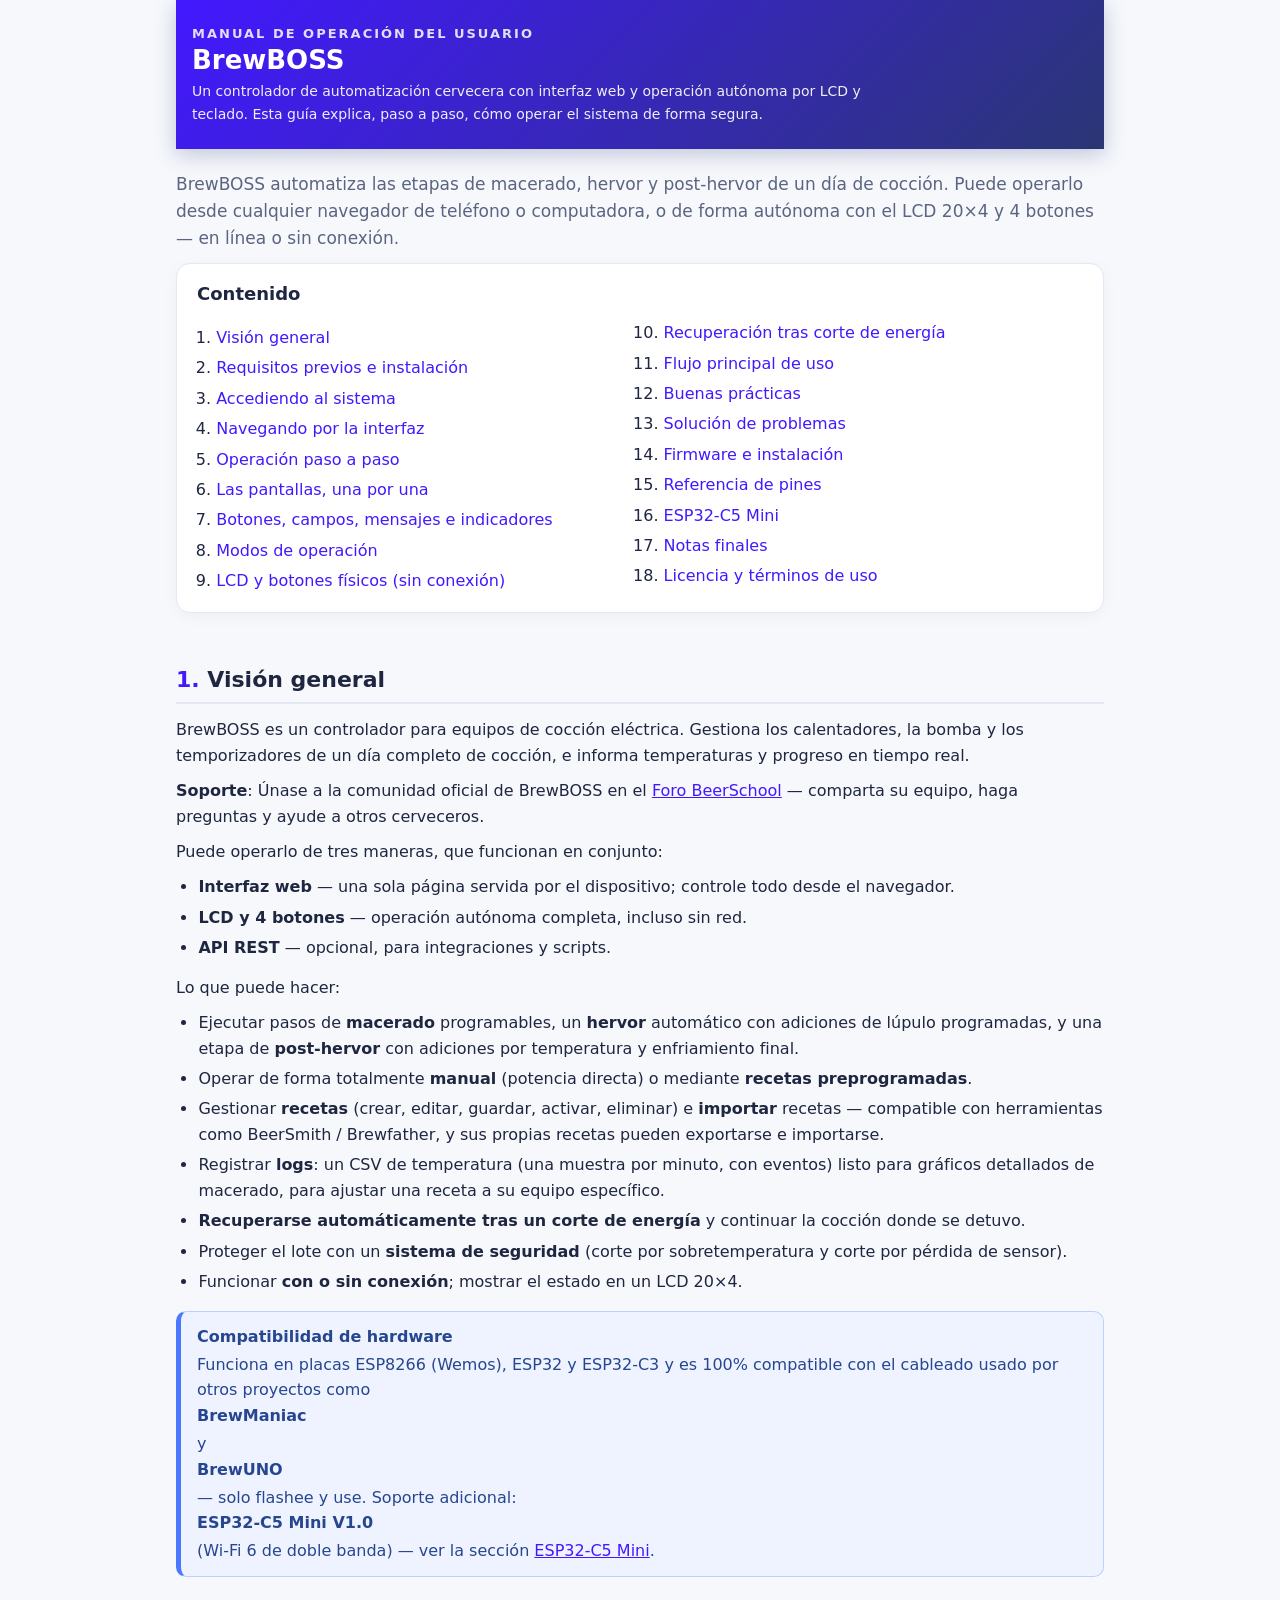
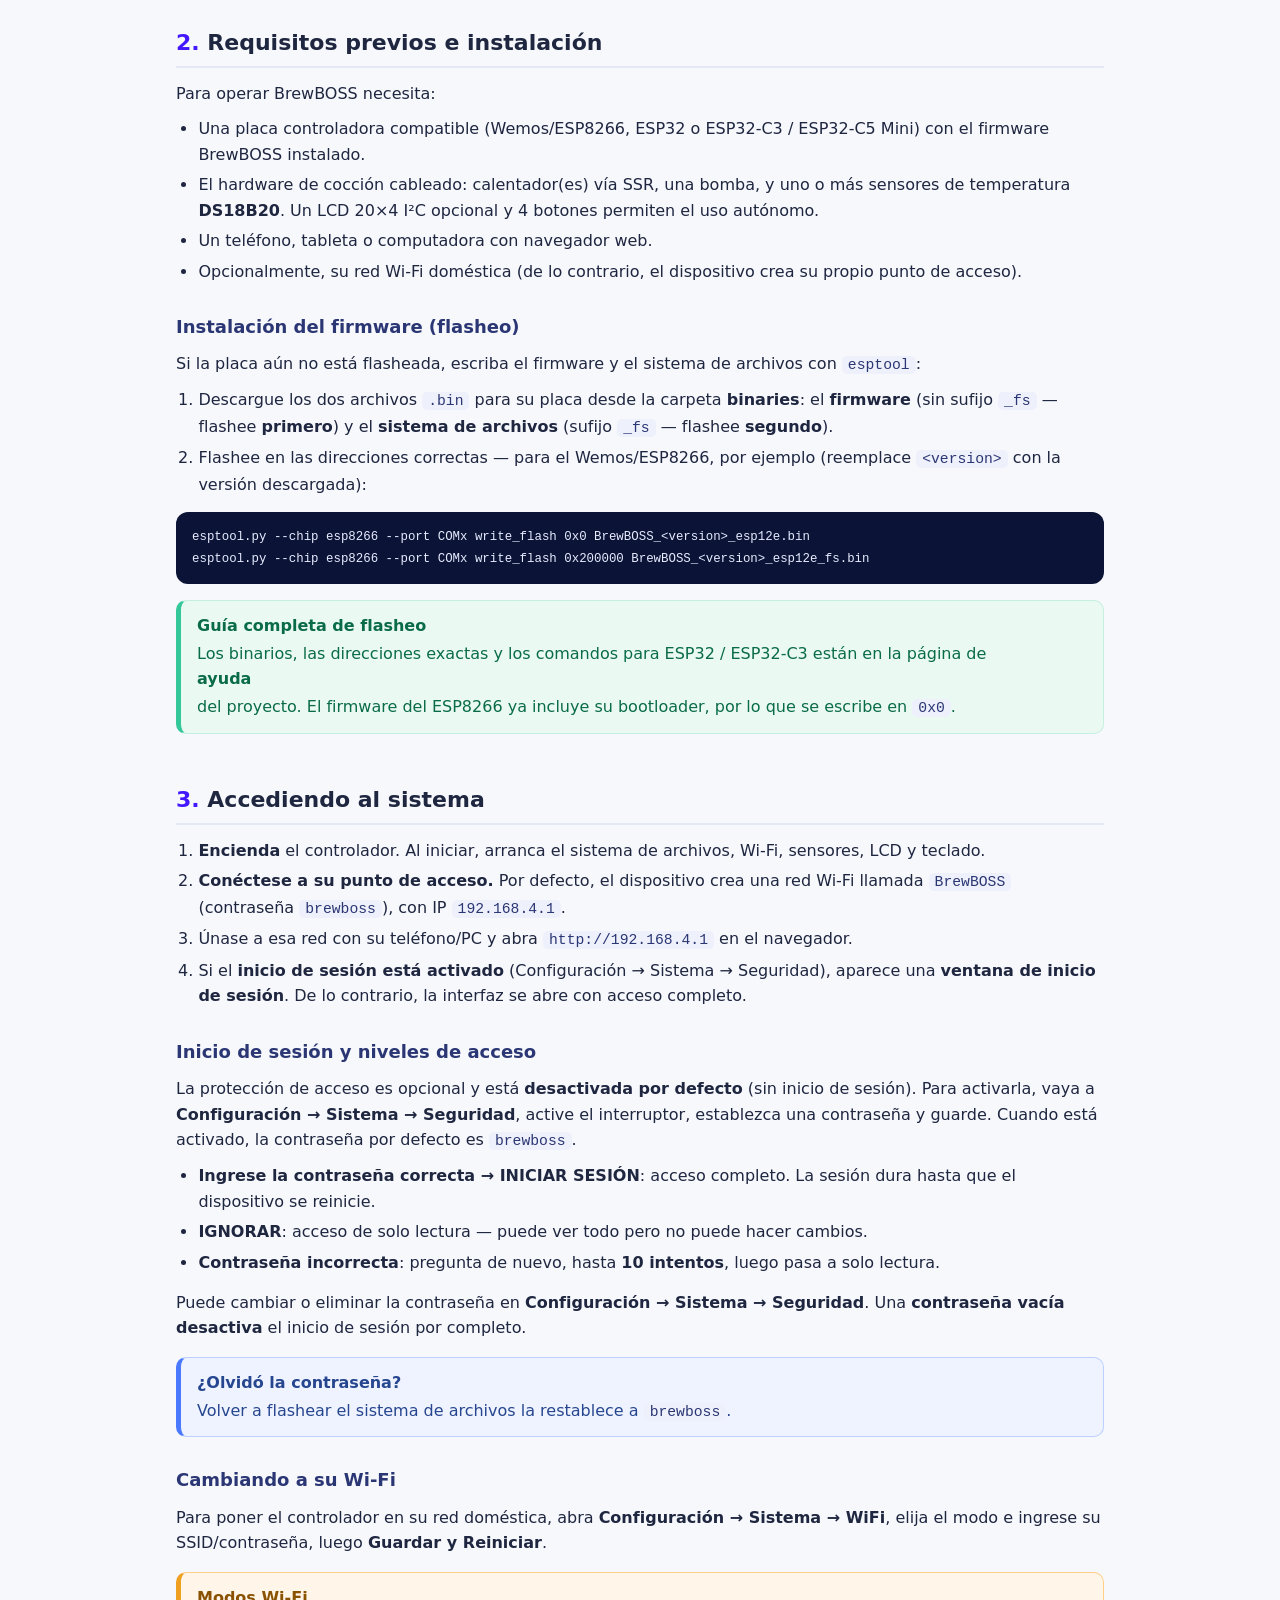
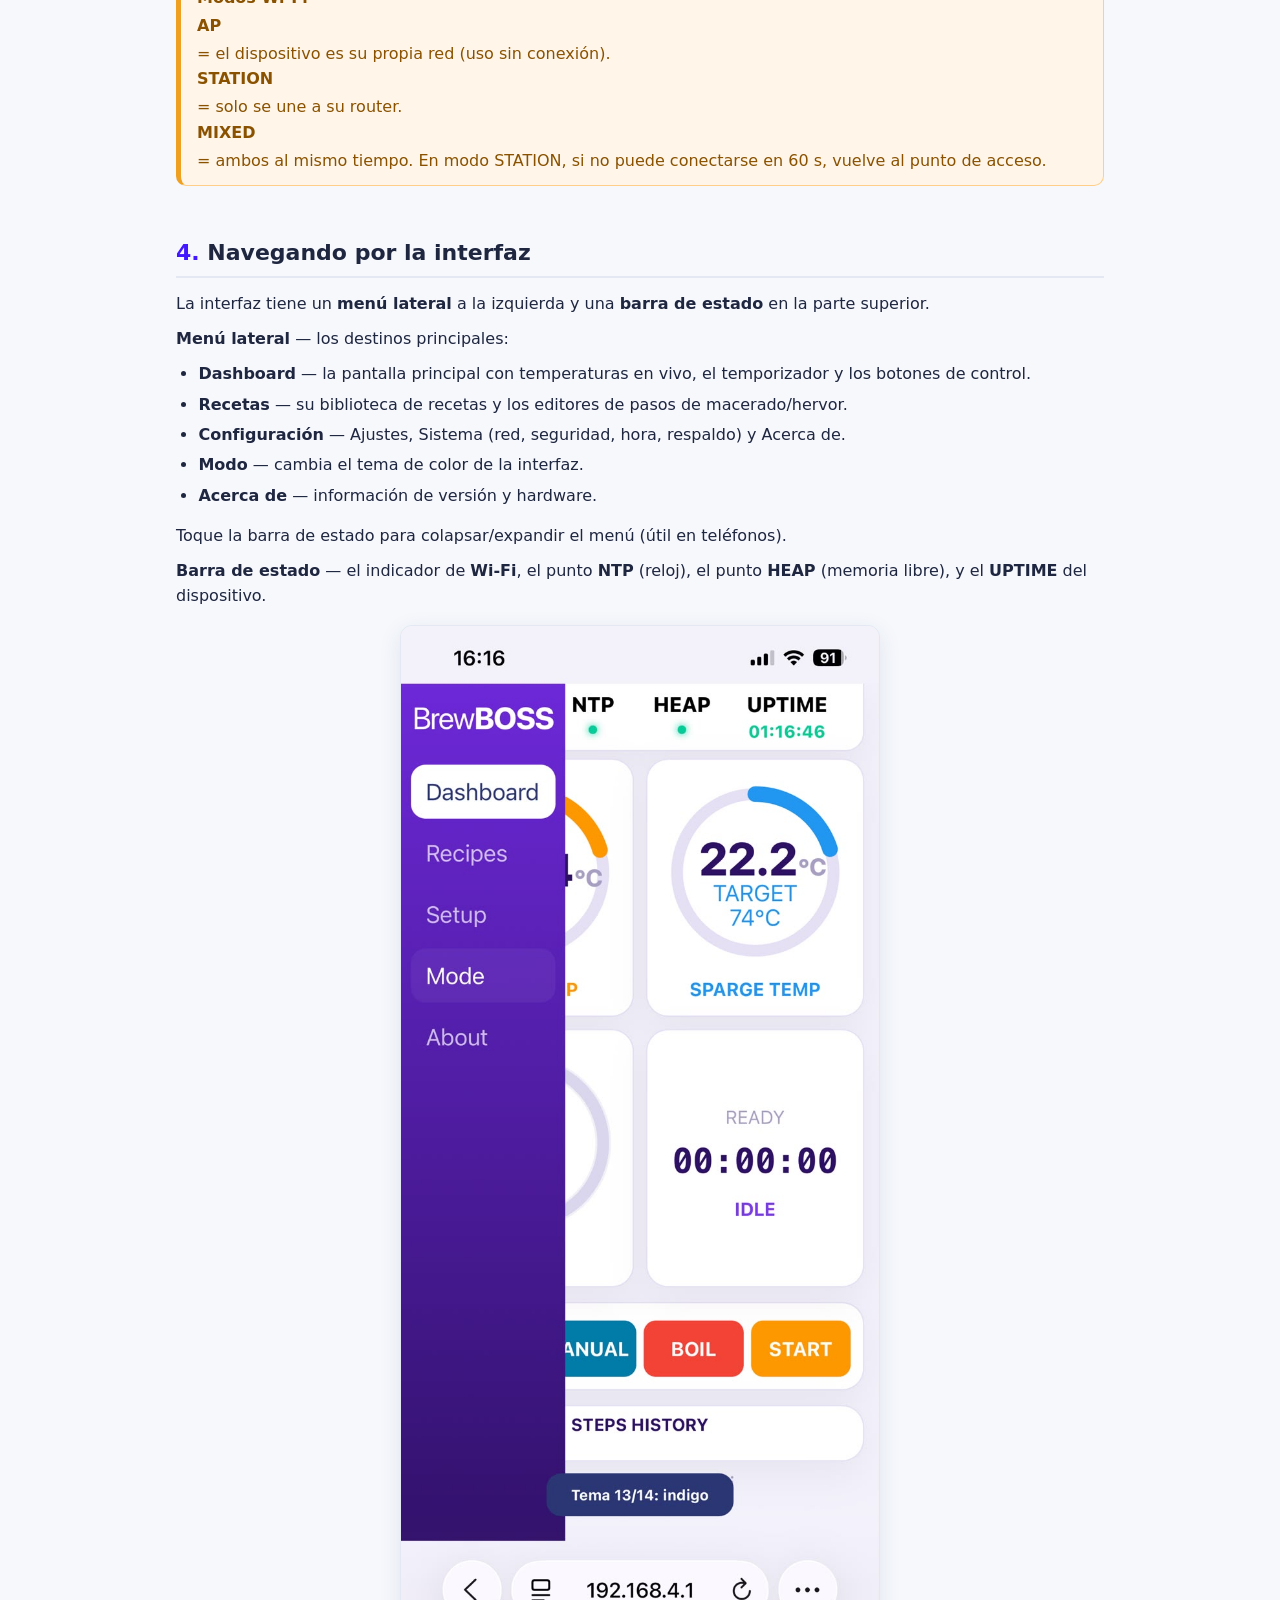
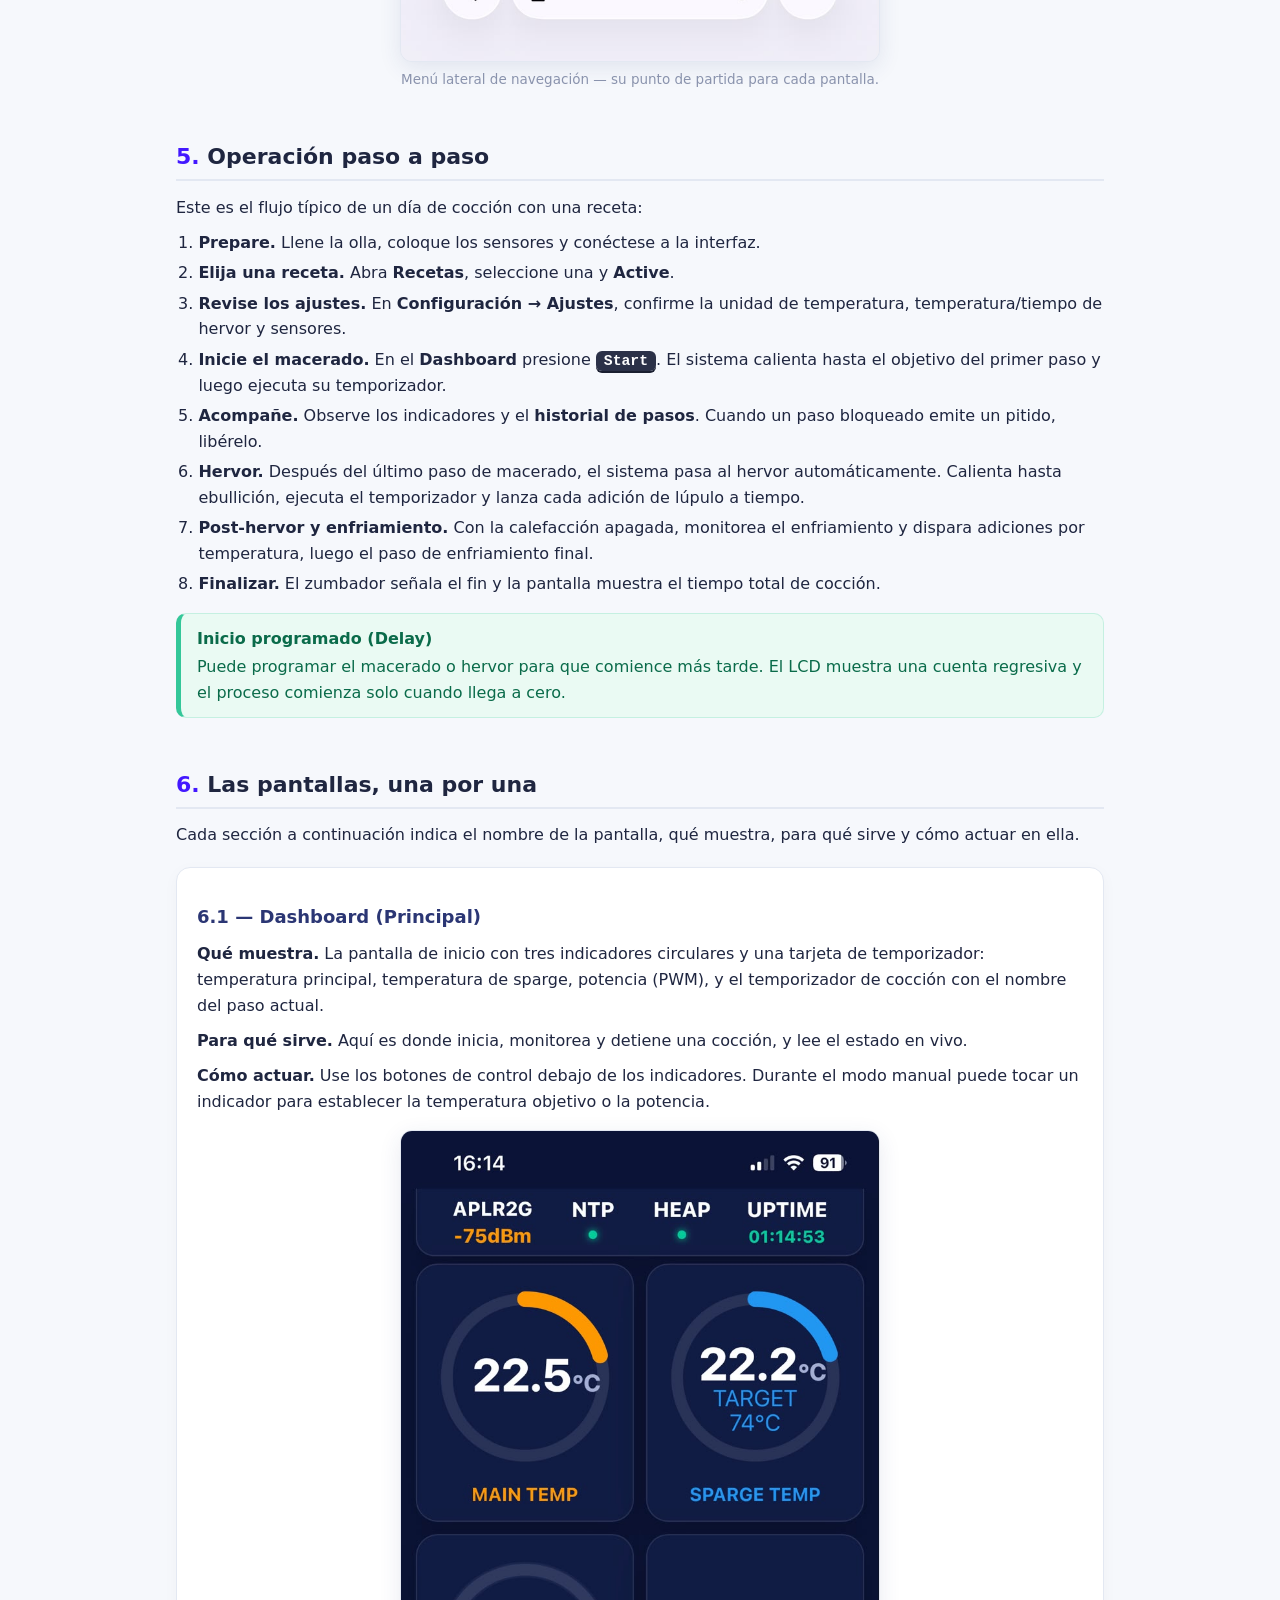
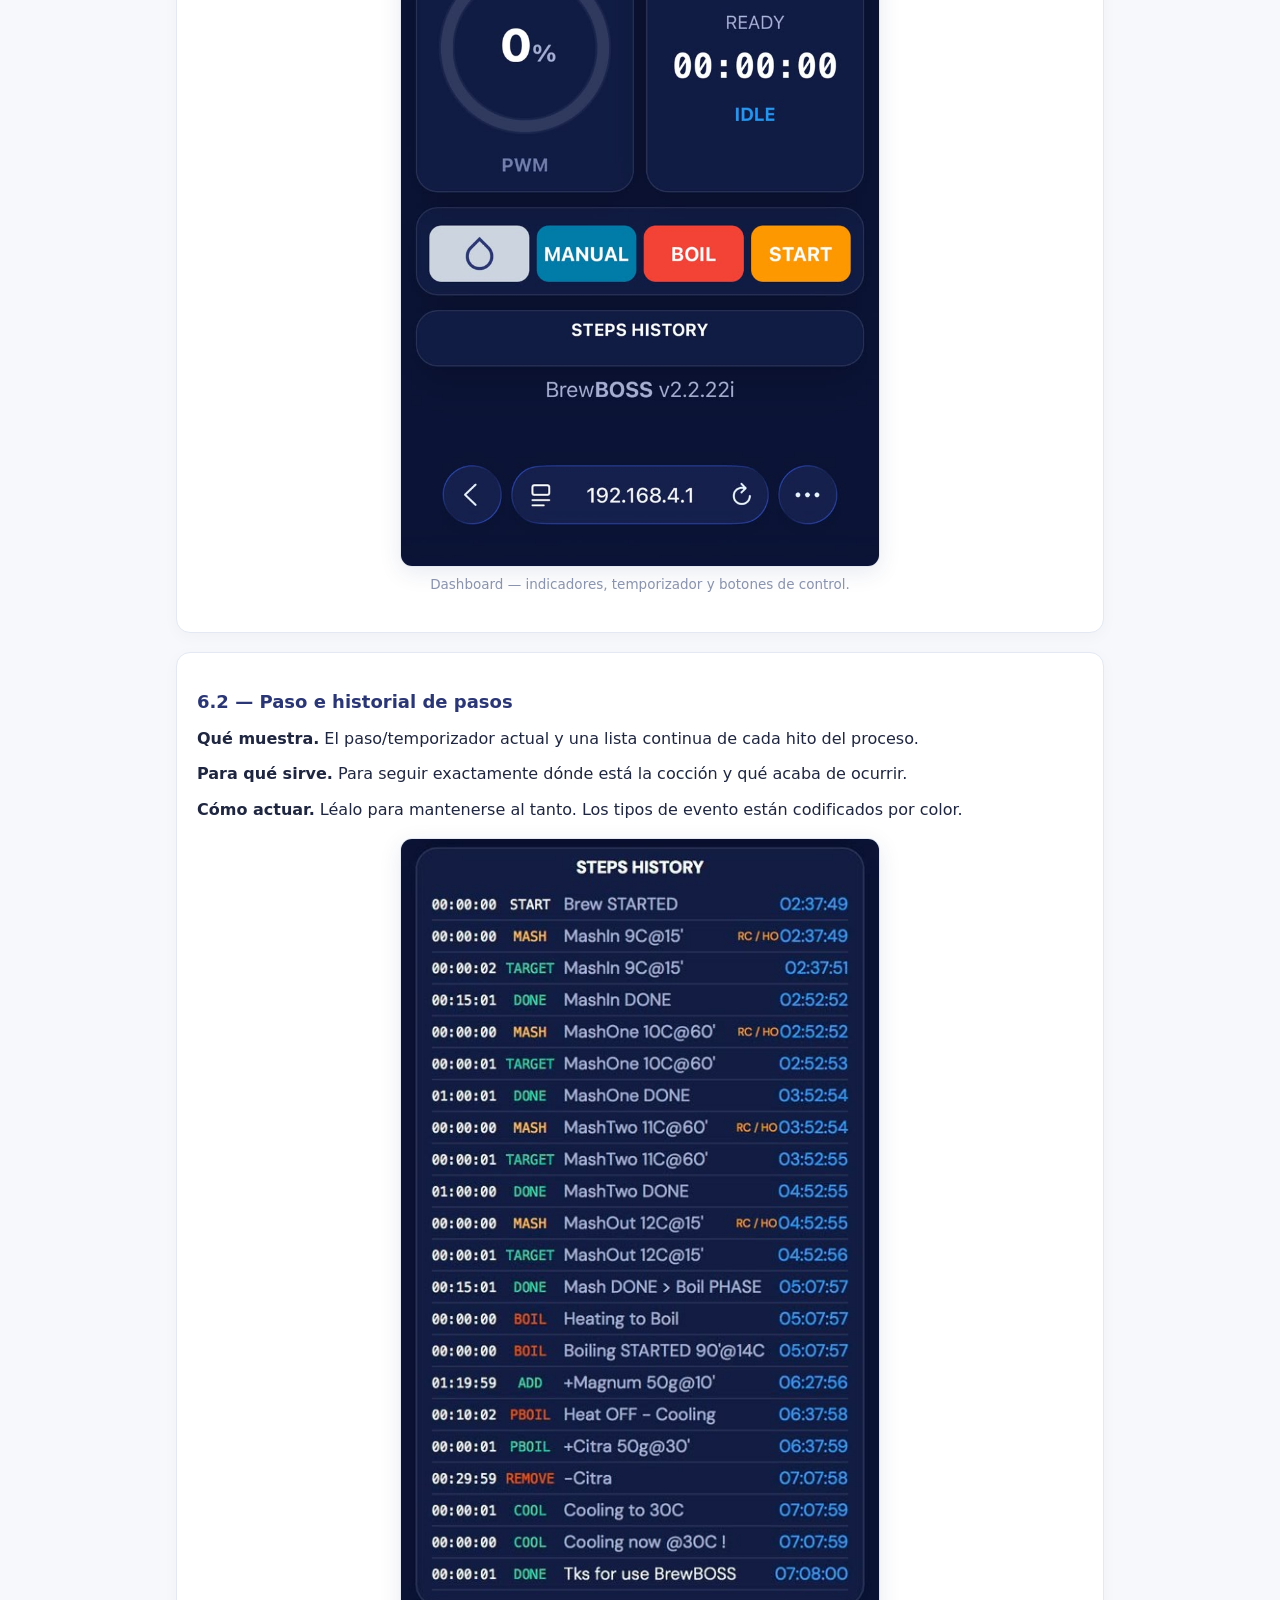
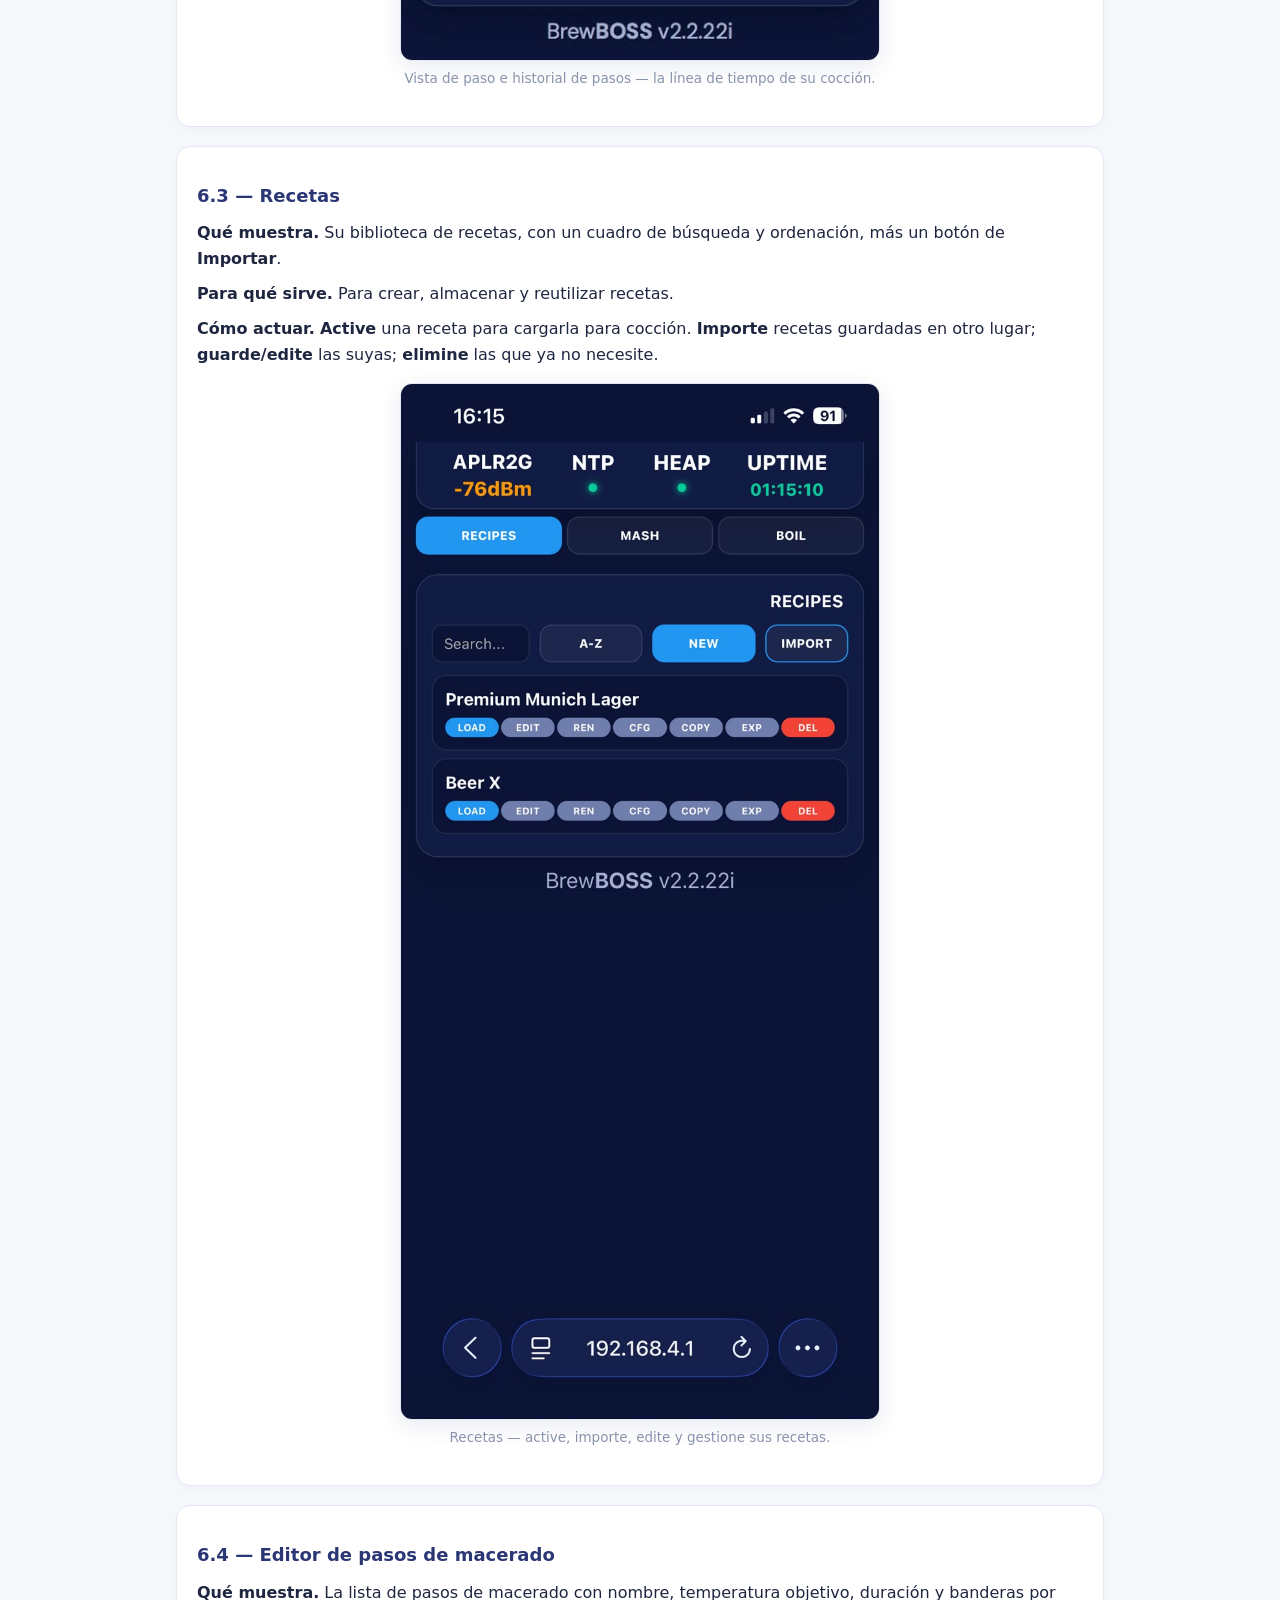
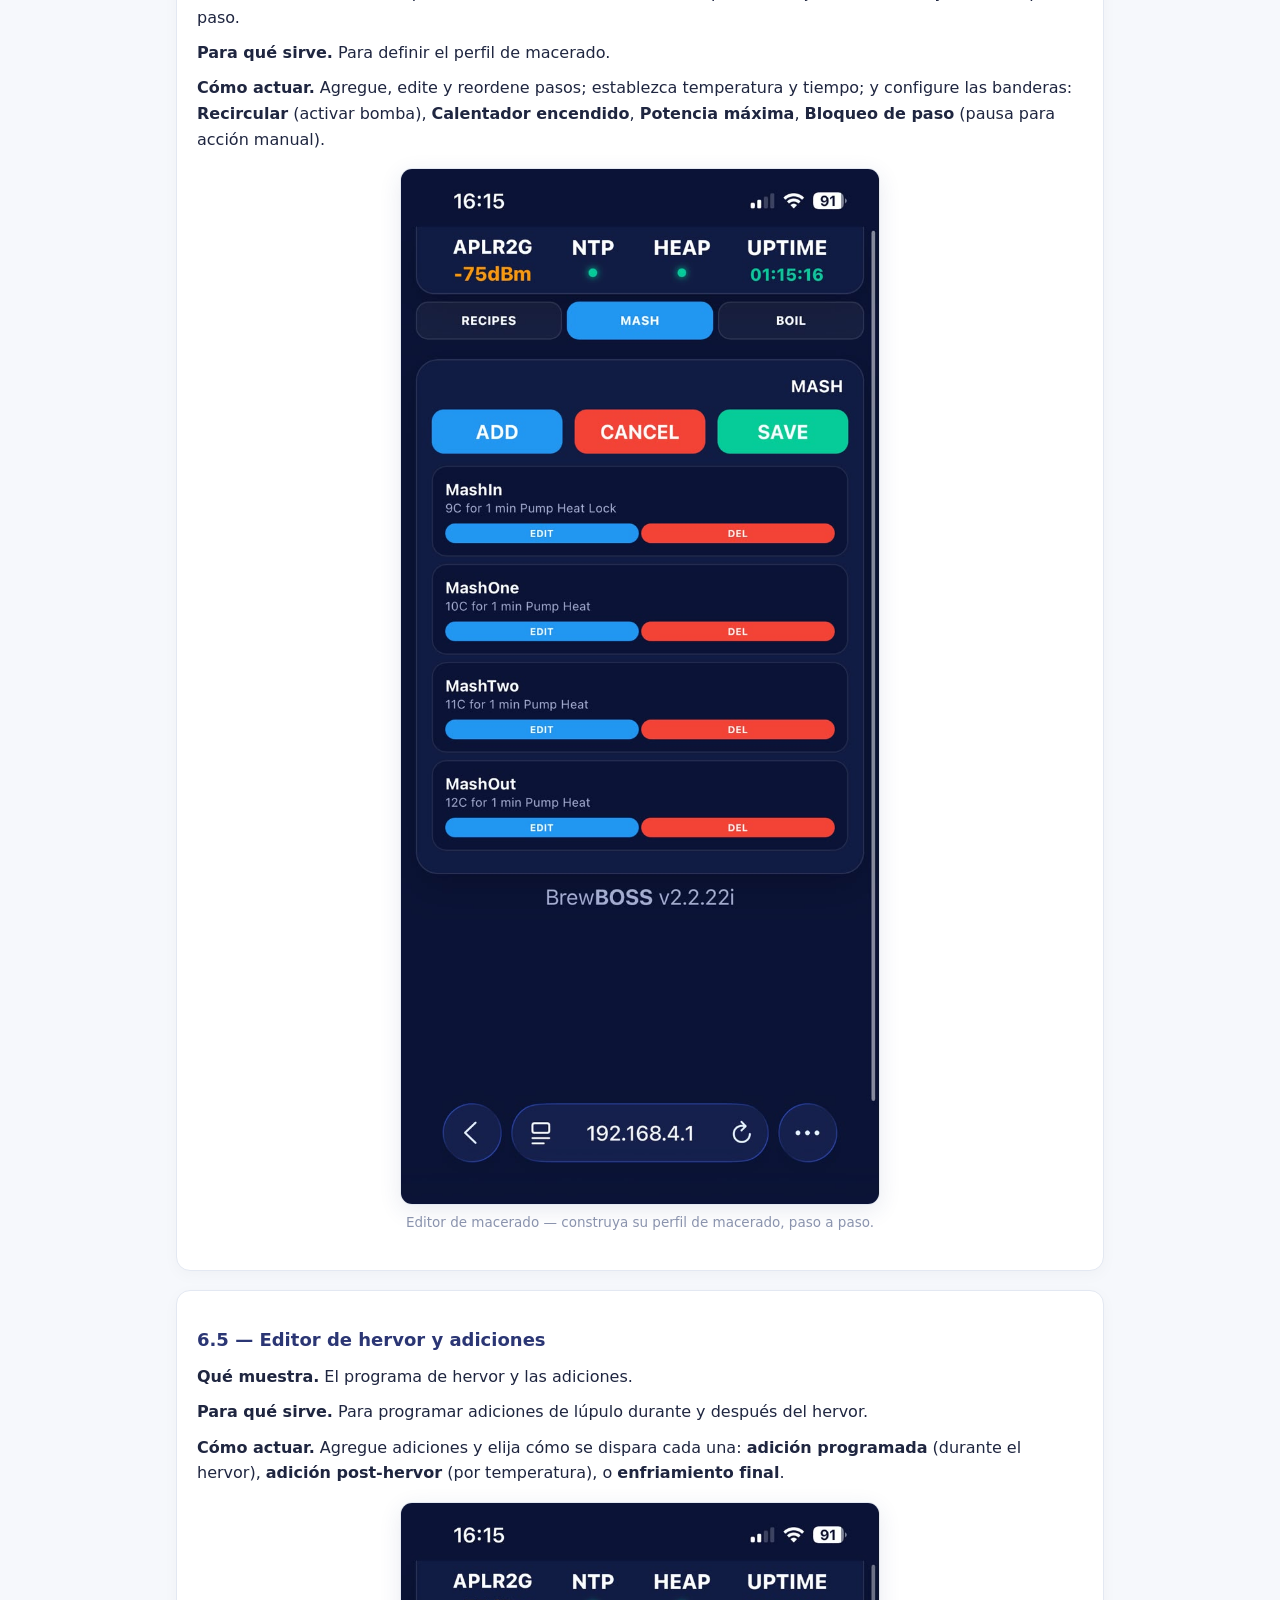
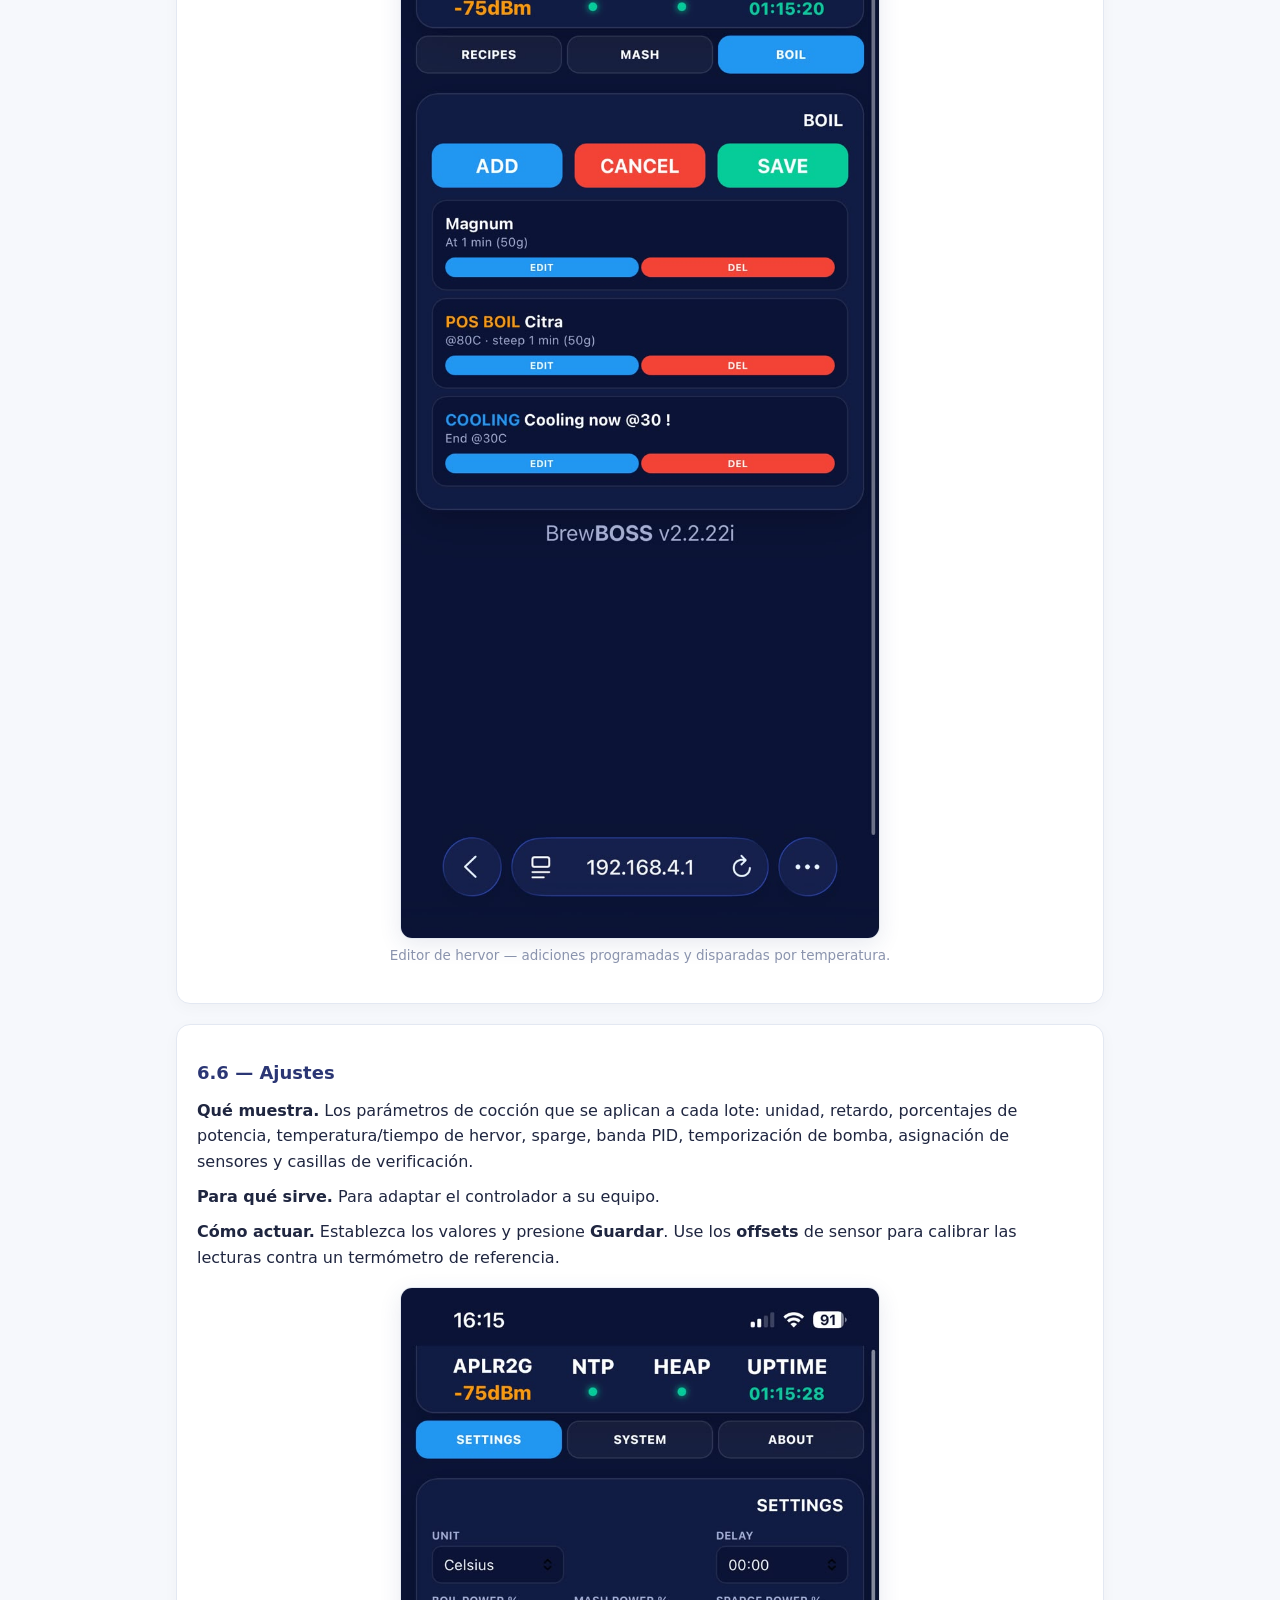
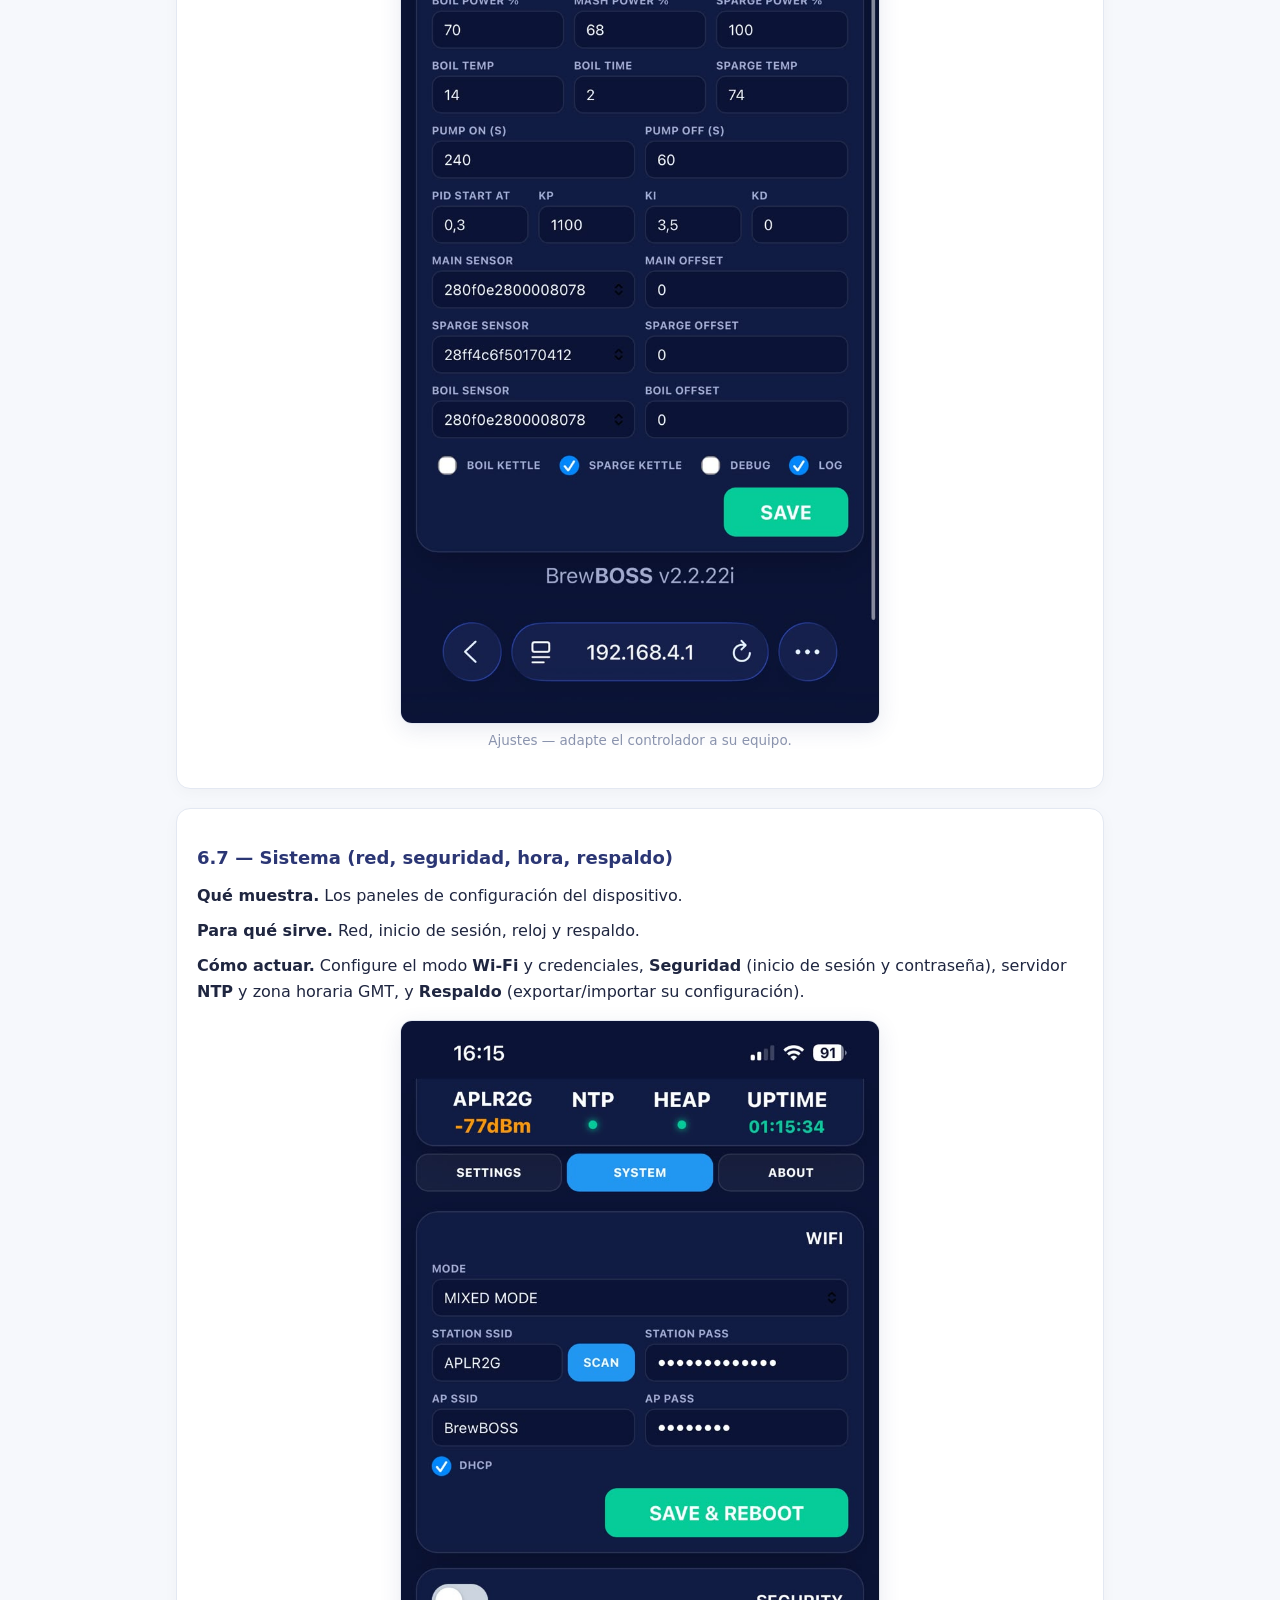
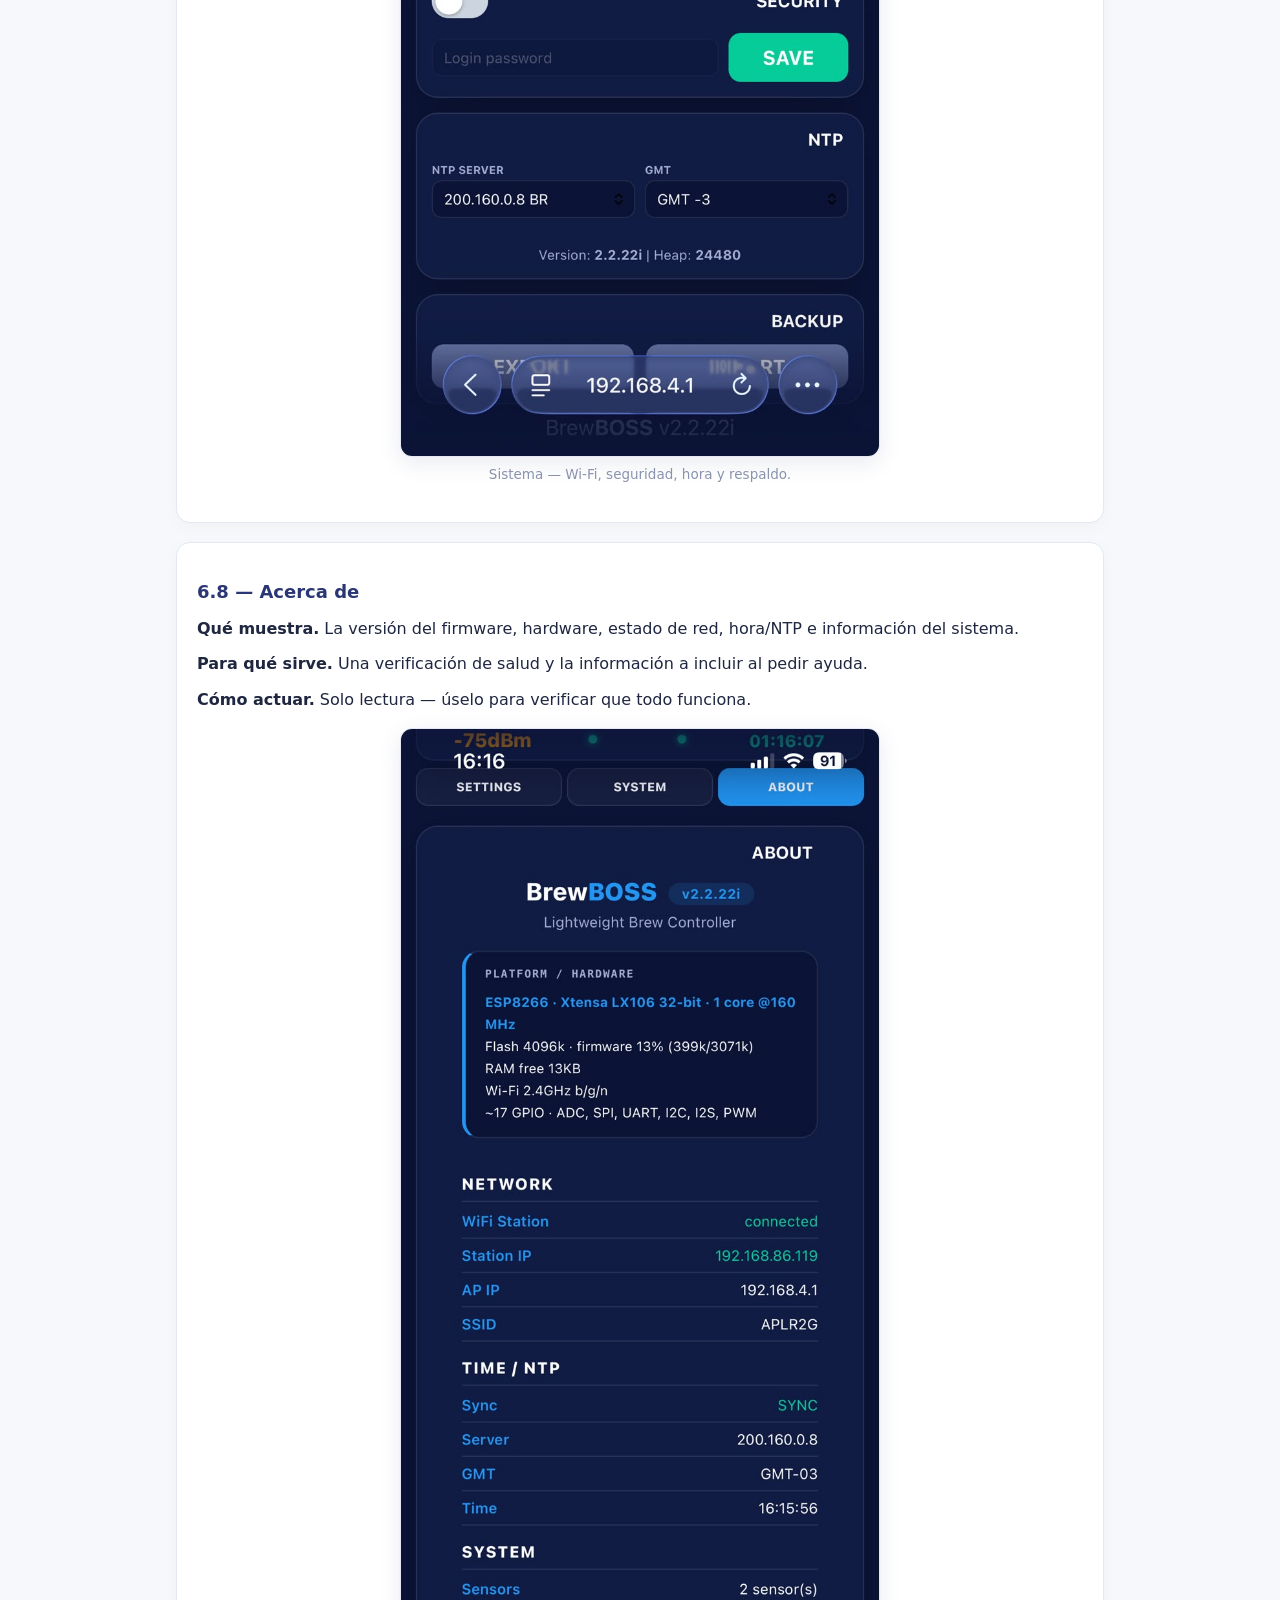
<file: manual_es.html>
<!DOCTYPE html>
<html lang="es">
<head>
<meta charset="utf-8">
<meta name="viewport" content="width=device-width, initial-scale=1">
<title>BrewBOSS — Manual de Operación del Usuario</title>
<style>
  :root{
    --accent:#4318FF; --accent2:#2B3674; --ink:#1f2640; --dim:#5b6480; --muted:#8a93ad;
    --bg:#f6f8fc; --card:#ffffff; --line:#e3e8f2;
    --tip-bg:#eafaf3; --tip-bd:#34c79933; --tip-tx:#0a6b4a;
    --warn-bg:#fff6e9; --warn-bd:#ffcf8a; --warn-tx:#8a5200;
    --note-bg:#eef3ff; --note-bd:#bcd0ff; --note-tx:#274690;
    --code:#0b1437;
  }
  *{box-sizing:border-box;}
  html{scroll-behavior:smooth;}
  body{margin:0;background:var(--bg);color:var(--ink);
    font-family:-apple-system,system-ui,"Segoe UI",Roboto,Helvetica,Arial,sans-serif;
    line-height:1.6;font-size:16px;}
  .wrap{max-width:960px;margin:0 auto;padding:0 16px 64px;}
  header.site{background:linear-gradient(135deg,var(--accent) 0%,var(--accent2) 100%);
    color:#fff;padding:24px 16px;box-shadow:0 6px 20px rgba(43,54,116,.25);
    display:flex;justify-content:space-between;align-items:flex-start;gap:12px;flex-wrap:wrap;}
  header.site .htext{min-width:0;}
  header.site .brand{font-size:13px;font-weight:700;letter-spacing:2px;text-transform:uppercase;opacity:.85;}
  header.site h1{margin:0 0 .15em;font-size:26px;line-height:1.2;}
  header.site h1 b{font-weight:800;}
  header.site .ver{display:inline-block;margin-left:8px;padding:2px 12px;border-radius:999px;
    background:rgba(255,255,255,.18);font-size:14px;font-weight:700;vertical-align:middle;white-space:nowrap;}
  header.site p{margin:.3em 0 0;opacity:.92;max-width:680px;font-size:14px;}
  .lang{background:rgba(255,255,255,.15);color:#fff;border:1px solid rgba(255,255,255,.4);
    border-radius:10px;padding:6px 10px;font-size:14px;font-weight:700;cursor:pointer;flex:none;margin-top:2px;}
  .lang option{color:#2B3674;background:#fff;}
  main{margin-top:22px;}
  h2{font-size:22px;margin:2.2em 0 .6em;padding-bottom:.25em;border-bottom:2px solid var(--line);scroll-margin-top:14px;}
  h3{font-size:18px;margin:1.6em 0 .4em;color:var(--accent2);scroll-margin-top:14px;}
  h2 .num,h3 .num{color:var(--accent);font-weight:800;}
  p{margin:.6em 0;}
  a{color:var(--accent);}
  ul,ol{margin:.5em 0 .9em;padding-left:1.4em;}
  li{margin:.3em 0;}
  code,kbd{font-family:"Cascadia Code",Consolas,monospace;font-size:.92em;}
  code{background:#eef1fb;color:var(--accent2);padding:1px 6px;border-radius:5px;}
  kbd{background:#2b3148;color:#fff;border-radius:6px;padding:2px 8px;font-weight:700;box-shadow:0 2px 0 #1a1f30;}
  pre{background:var(--code);color:#e6ebff;border-radius:12px;padding:14px 16px;overflow:auto;
    font-family:"Cascadia Code",Consolas,monospace;font-size:13.5px;line-height:1.6;}
  pre code{background:none;color:inherit;padding:0;}
  .toc{background:var(--card);border:1px solid var(--line);border-radius:14px;padding:16px 20px;box-shadow:0 4px 16px rgba(0,0,0,.04);}
  .toc h2{margin:0 0 .4em;border:0;font-size:18px;}
  .toc ol{columns:2;column-gap:28px;padding-left:1.2em;margin:0;}
  @media(max-width:640px){.toc ol{columns:1;}}
  .toc a{text-decoration:none;}
  .toc a:hover{text-decoration:underline;}
  figure{margin:1em 0 1.4em;}
  figure img{display:block;width:100%;max-width:480px;height:auto;margin-left:auto;margin-right:auto;
    border:1px solid var(--line);border-radius:12px;box-shadow:0 6px 22px rgba(43,54,116,.10);background:#fff;}
  figcaption{margin-top:.5em;font-size:13.5px;color:var(--muted);text-align:center;}
  .callout{border:1px solid var(--line);border-left-width:5px;border-radius:10px;padding:12px 16px;margin:1em 0;}
  .callout b{display:block;margin-bottom:.15em;}
  .tip{background:var(--tip-bg);border-color:var(--tip-bd);border-left-color:#34c799;color:var(--tip-tx);}
  .warn{background:var(--warn-bg);border-color:var(--warn-bd);border-left-color:#f0a020;color:var(--warn-tx);}
  .note{background:var(--note-bg);border-color:var(--note-bd);border-left-color:#4a78ff;color:var(--note-tx);}
  .tablewrap{overflow-x:auto;margin:1em 0;}
  table{border-collapse:collapse;width:100%;font-size:14.5px;min-width:520px;}
  th,td{border:1px solid var(--line);padding:8px 11px;text-align:left;vertical-align:top;}
  th{background:#eef1fb;color:var(--accent2);font-weight:700;}
  tbody tr:nth-child(even){background:#fafbff;}
  .lead{font-size:17px;color:var(--dim);}
  footer{margin-top:48px;padding-top:18px;border-top:1px solid var(--line);font-size:13px;color:var(--muted);text-align:center;}
  footer b{color:var(--dim);}
  .screen{background:var(--card);border:1px solid var(--line);border-radius:14px;padding:6px 20px 14px;
    margin:1.2em 0;box-shadow:0 4px 16px rgba(0,0,0,.03);}
</style>
</head>
<body>

<div class="wrap">
  <header class="site">
    <div class="htext">
      <div class="brand" >Manual de Operación del Usuario</div>
      <h1>Brew<b>BOSS</b></h1>
      <p >Un controlador de automatización cervecera con interfaz web y operación autónoma por LCD y teclado. Esta guía explica, paso a paso, cómo operar el sistema de forma segura.</p>
    </div>
    
  </header>

  <main>
    <p class="lead" >BrewBOSS automatiza las etapas de macerado, hervor y post-hervor de un día de cocción. Puede operarlo desde cualquier navegador de teléfono o computadora, o de forma autónoma con el LCD 20×4 y 4 botones — en línea o sin conexión.</p>

    <nav class="toc" aria-label="Tabla de contenidos">
      <h2 >Contenido</h2>
      <ol>
        <li><a href="#overview" >Visión general</a></li>
        <li><a href="#prerequisites" >Requisitos previos e instalación</a></li>
        <li><a href="#access" >Accediendo al sistema</a></li>
        <li><a href="#navigation" >Navegando por la interfaz</a></li>
        <li><a href="#operation" >Operación paso a paso</a></li>
        <li><a href="#screens" >Las pantallas, una por una</a></li>
        <li><a href="#indicators" >Botones, campos, mensajes e indicadores</a></li>
        <li><a href="#modes" >Modos de operación</a></li>
        <li><a href="#standalone" >LCD y botones físicos (sin conexión)</a></li>
        <li><a href="#recovery" >Recuperación tras corte de energía</a></li>
        <li><a href="#flow" >Flujo principal de uso</a></li>
        <li><a href="#best" >Buenas prácticas</a></li>
        <li><a href="#trouble" >Solución de problemas</a></li>
        <li><a href="#firmware" >Firmware e instalación</a></li>
        <li><a href="#pinout" >Referencia de pines</a></li>
    <li><a href="#esp32c5">ESP32-C5 Mini</a></li>
        <li><a href="#notes" >Notas finales</a></li>
        <li><a href="#license" >Licencia y términos de uso</a></li>
      </ol>
    </nav>

    <h2 id="overview"><span class="num">1.</span> <span >Visión general</span></h2>
    <p >BrewBOSS es un controlador para equipos de cocción eléctrica. Gestiona los calentadores, la bomba y los temporizadores de un día completo de cocción, e informa temperaturas y progreso en tiempo real.</p>
    <p><b >Soporte</b>: <span >Únase a la comunidad oficial de BrewBOSS en el <a href='https://beerschool.circle.so/c/forum-aberto/brewboss-command-the-brew-own-the-process' target='_blank' rel='noopener'>Foro BeerSchool</a> — comparta su equipo, haga preguntas y ayude a otros cerveceros.</span></p>
    <p >Puede operarlo de tres maneras, que funcionan en conjunto:</p>
    <ul>
      <li ><b>Interfaz web</b> — una sola página servida por el dispositivo; controle todo desde el navegador.</li>
      <li ><b>LCD y 4 botones</b> — operación autónoma completa, incluso sin red.</li>
      <li ><b>API REST</b> — opcional, para integraciones y scripts.</li>
    </ul>
    <p >Lo que puede hacer:</p>
    <ul>
      <li >Ejecutar pasos de <b>macerado</b> programables, un <b>hervor</b> automático con adiciones de lúpulo programadas, y una etapa de <b>post-hervor</b> con adiciones por temperatura y enfriamiento final.</li>
      <li >Operar de forma totalmente <b>manual</b> (potencia directa) o mediante <b>recetas preprogramadas</b>.</li>
      <li >Gestionar <b>recetas</b> (crear, editar, guardar, activar, eliminar) e <b>importar</b> recetas — compatible con herramientas como BeerSmith / Brewfather, y sus propias recetas pueden exportarse e importarse.</li>
      <li >Registrar <b>logs</b>: un CSV de temperatura (una muestra por minuto, con eventos) listo para gráficos detallados de macerado, para ajustar una receta a su equipo específico.</li>
      <li ><b>Recuperarse automáticamente tras un corte de energía</b> y continuar la cocción donde se detuvo.</li>
      <li >Proteger el lote con un <b>sistema de seguridad</b> (corte por sobretemperatura y corte por pérdida de sensor).</li>
      <li >Funcionar <b>con o sin conexión</b>; mostrar el estado en un LCD 20×4.</li>
    </ul>
    <div class="callout note"><b >Compatibilidad de hardware</b><span >Funciona en placas ESP8266 (Wemos), ESP32 y ESP32-C3 y es 100% compatible con el cableado usado por otros proyectos como <b>BrewManiac</b> y <b>BrewUNO</b> — solo flashee y use. Soporte adicional: <b>ESP32-C5 Mini V1.0</b> (Wi-Fi 6 de doble banda) — ver la sección <a href="#esp32c5">ESP32-C5 Mini</a>.<!--C5SUPPORT--></span></div>

    <h2 id="prerequisites"><span class="num">2.</span> <span >Requisitos previos e instalación</span></h2>
    <p >Para operar BrewBOSS necesita:</p>
    <ul>
      <li >Una placa controladora compatible (Wemos/ESP8266, ESP32 o ESP32-C3 / ESP32-C5 Mini) con el firmware BrewBOSS instalado.</li>
      <li >El hardware de cocción cableado: calentador(es) vía SSR, una bomba, y uno o más sensores de temperatura <b>DS18B20</b>. Un LCD 20×4 I²C opcional y 4 botones permiten el uso autónomo.</li>
      <li >Un teléfono, tableta o computadora con navegador web.</li>
      <li >Opcionalmente, su red Wi‑Fi doméstica (de lo contrario, el dispositivo crea su propio punto de acceso).</li>
    </ul>
    <h3 >Instalación del firmware (flasheo)</h3>
    <p >Si la placa aún no está flasheada, escriba el firmware y el sistema de archivos con <code>esptool</code>:</p>
    <ol>
      <li >Descargue los dos archivos <code>.bin</code> para su placa desde la carpeta <b>binaries</b>: el <b>firmware</b> (sin sufijo <code>_fs</code> — flashee <b>primero</b>) y el <b>sistema de archivos</b> (sufijo <code>_fs</code> — flashee <b>segundo</b>).</li>
      <li >Flashee en las direcciones correctas — para el Wemos/ESP8266, por ejemplo (reemplace <code>&lt;version&gt;</code> con la versión descargada):</li>
    </ol>
    <pre><code>esptool.py --chip esp8266 --port COMx write_flash 0x0 BrewBOSS_&lt;version&gt;_esp12e.bin
esptool.py --chip esp8266 --port COMx write_flash 0x200000 BrewBOSS_&lt;version&gt;_esp12e_fs.bin</code></pre>
    <div class="callout tip"><b >Guía completa de flasheo</b><span >Los binarios, las direcciones exactas y los comandos para ESP32 / ESP32-C3 están en la página de <b>ayuda</b> del proyecto. El firmware del ESP8266 ya incluye su bootloader, por lo que se escribe en <code>0x0</code>.</span></div>

    <h2 id="access"><span class="num">3.</span> <span >Accediendo al sistema</span></h2>
    <ol>
      <li ><b>Encienda</b> el controlador. Al iniciar, arranca el sistema de archivos, Wi‑Fi, sensores, LCD y teclado.</li>
      <li ><b>Conéctese a su punto de acceso.</b> Por defecto, el dispositivo crea una red Wi‑Fi llamada <code>BrewBOSS</code> (contraseña <code>brewboss</code>), con IP <code>192.168.4.1</code>.</li>
      <li >Únase a esa red con su teléfono/PC y abra <code>http://192.168.4.1</code> en el navegador.</li>
      <li >Si el <b>inicio de sesión está activado</b> (Configuración → Sistema → Seguridad), aparece una <b>ventana de inicio de sesión</b>. De lo contrario, la interfaz se abre con acceso completo.</li>
    </ol>
    <h3 >Inicio de sesión y niveles de acceso</h3>
    <p >La protección de acceso es opcional y está <b>desactivada por defecto</b> (sin inicio de sesión). Para activarla, vaya a <b>Configuración → Sistema → Seguridad</b>, active el interruptor, establezca una contraseña y guarde. Cuando está activado, la contraseña por defecto es <code>brewboss</code>.</p>
    <ul>
      <li ><b>Ingrese la contraseña correcta → INICIAR SESIÓN</b>: acceso completo. La sesión dura hasta que el dispositivo se reinicie.</li>
      <li ><b>IGNORAR</b>: acceso de solo lectura — puede ver todo pero no puede hacer cambios.</li>
      <li ><b>Contraseña incorrecta</b>: pregunta de nuevo, hasta <b>10 intentos</b>, luego pasa a solo lectura.</li>
    </ul>
    <p >Puede cambiar o eliminar la contraseña en <b>Configuración → Sistema → Seguridad</b>. Una <b>contraseña vacía desactiva</b> el inicio de sesión por completo.</p>
    <div class="callout note"><b >¿Olvidó la contraseña?</b><span >Volver a flashear el sistema de archivos la restablece a <code>brewboss</code>.</span></div>
    <h3 >Cambiando a su Wi‑Fi</h3>
    <p >Para poner el controlador en su red doméstica, abra <b>Configuración → Sistema → WiFi</b>, elija el modo e ingrese su SSID/contraseña, luego <b>Guardar y Reiniciar</b>.</p>
    <div class="callout warn"><b >Modos Wi‑Fi</b><span ><b>AP</b> = el dispositivo es su propia red (uso sin conexión). <b>STATION</b> = solo se une a su router. <b>MIXED</b> = ambos al mismo tiempo. En modo STATION, si no puede conectarse en 60 s, vuelve al punto de acceso.</span></div>

    <h2 id="navigation"><span class="num">4.</span> <span >Navegando por la interfaz</span></h2>
    <p >La interfaz tiene un <b>menú lateral</b> a la izquierda y una <b>barra de estado</b> en la parte superior.</p>
    <p ><b>Menú lateral</b> — los destinos principales:</p>
    <ul>
      <li ><b>Dashboard</b> — la pantalla principal con temperaturas en vivo, el temporizador y los botones de control.</li>
      <li ><b>Recetas</b> — su biblioteca de recetas y los editores de pasos de macerado/hervor.</li>
      <li ><b>Configuración</b> — Ajustes, Sistema (red, seguridad, hora, respaldo) y Acerca de.</li>
      <li ><b>Modo</b> — cambia el tema de color de la interfaz.</li>
      <li ><b>Acerca de</b> — información de versión y hardware.</li>
    </ul>
    <p >Toque la barra de estado para colapsar/expandir el menú (útil en teléfonos).</p>
    <p ><b>Barra de estado</b> — el indicador de <b>Wi‑Fi</b>, el punto <b>NTP</b> (reloj), el punto <b>HEAP</b> (memoria libre), y el <b>UPTIME</b> del dispositivo.</p>
    <figure><img src="images/4.1_menu.jpeg" alt="Menú lateral de navegación BrewBOSS"><figcaption >Menú lateral de navegación — su punto de partida para cada pantalla.</figcaption></figure>

    <h2 id="operation"><span class="num">5.</span> <span >Operación paso a paso</span></h2>
    <p >Este es el flujo típico de un día de cocción con una receta:</p>
    <ol>
      <li ><b>Prepare.</b> Llene la olla, coloque los sensores y conéctese a la interfaz.</li>
      <li ><b>Elija una receta.</b> Abra <b>Recetas</b>, seleccione una y <b>Active</b>.</li>
      <li ><b>Revise los ajustes.</b> En <b>Configuración → Ajustes</b>, confirme la unidad de temperatura, temperatura/tiempo de hervor y sensores.</li>
      <li ><b>Inicie el macerado.</b> En el <b>Dashboard</b> presione <kbd>Start</kbd>. El sistema calienta hasta el objetivo del primer paso y luego ejecuta su temporizador.</li>
      <li ><b>Acompañe.</b> Observe los indicadores y el <b>historial de pasos</b>. Cuando un paso bloqueado emite un pitido, libérelo.</li>
      <li ><b>Hervor.</b> Después del último paso de macerado, el sistema pasa al hervor automáticamente. Calienta hasta ebullición, ejecuta el temporizador y lanza cada adición de lúpulo a tiempo.</li>
      <li ><b>Post-hervor y enfriamiento.</b> Con la calefacción apagada, monitorea el enfriamiento y dispara adiciones por temperatura, luego el paso de enfriamiento final.</li>
      <li ><b>Finalizar.</b> El zumbador señala el fin y la pantalla muestra el tiempo total de cocción.</li>
    </ol>
    <div class="callout tip"><b >Inicio programado (Delay)</b><span >Puede programar el macerado o hervor para que comience más tarde. El LCD muestra una cuenta regresiva y el proceso comienza solo cuando llega a cero.</span></div>

    <h2 id="screens"><span class="num">6.</span> <span >Las pantallas, una por una</span></h2>
    <p >Cada sección a continuación indica el nombre de la pantalla, qué muestra, para qué sirve y cómo actuar en ella.</p>

    <div class="screen">
      <h3 id="screen-main"><span >6.1</span> — <span >Dashboard (Principal)</span></h3>
      <p ><b>Qué muestra.</b> La pantalla de inicio con tres indicadores circulares y una tarjeta de temporizador: temperatura principal, temperatura de sparge, potencia (PWM), y el temporizador de cocción con el nombre del paso actual.</p>
      <p ><b>Para qué sirve.</b> Aquí es donde inicia, monitorea y detiene una cocción, y lee el estado en vivo.</p>
      <p ><b>Cómo actuar.</b> Use los botones de control debajo de los indicadores. Durante el modo manual puede tocar un indicador para establecer la temperatura objetivo o la potencia.</p>
      <figure><img src="images/1.0_main.jpeg" alt="Dashboard"><figcaption >Dashboard — indicadores, temporizador y botones de control.</figcaption></figure>
    </div>
    <div class="screen">
      <h3 id="screen-step"><span >6.2</span> — <span >Paso e historial de pasos</span></h3>
      <p ><b>Qué muestra.</b> El paso/temporizador actual y una lista continua de cada hito del proceso.</p>
      <p ><b>Para qué sirve.</b> Para seguir exactamente dónde está la cocción y qué acaba de ocurrir.</p>
      <p ><b>Cómo actuar.</b> Léalo para mantenerse al tanto. Los tipos de evento están codificados por color.</p>
      <figure><img src="images/1.1_step.jpeg" alt="Historial de pasos"><figcaption >Vista de paso e historial de pasos — la línea de tiempo de su cocción.</figcaption></figure>
    </div>
    <div class="screen">
      <h3 id="screen-recipes"><span >6.3</span> — <span >Recetas</span></h3>
      <p ><b>Qué muestra.</b> Su biblioteca de recetas, con un cuadro de búsqueda y ordenación, más un botón de <b>Importar</b>.</p>
      <p ><b>Para qué sirve.</b> Para crear, almacenar y reutilizar recetas.</p>
      <p ><b>Cómo actuar.</b> <b>Active</b> una receta para cargarla para cocción. <b>Importe</b> recetas guardadas en otro lugar; <b>guarde/edite</b> las suyas; <b>elimine</b> las que ya no necesite.</p>
      <figure><img src="images/2.0_recipes.jpeg" alt="Recetas"><figcaption >Recetas — active, importe, edite y gestione sus recetas.</figcaption></figure>
    </div>
    <div class="screen">
      <h3 id="screen-mash"><span >6.4</span> — <span >Editor de pasos de macerado</span></h3>
      <p ><b>Qué muestra.</b> La lista de pasos de macerado con nombre, temperatura objetivo, duración y banderas por paso.</p>
      <p ><b>Para qué sirve.</b> Para definir el perfil de macerado.</p>
      <p ><b>Cómo actuar.</b> Agregue, edite y reordene pasos; establezca temperatura y tiempo; y configure las banderas: <b>Recircular</b> (activar bomba), <b>Calentador encendido</b>, <b>Potencia máxima</b>, <b>Bloqueo de paso</b> (pausa para acción manual).</p>
      <figure><img src="images/2.1_mash.jpeg" alt="Editor de macerado"><figcaption >Editor de macerado — construya su perfil de macerado, paso a paso.</figcaption></figure>
    </div>
    <div class="screen">
      <h3 id="screen-boil"><span >6.5</span> — <span >Editor de hervor y adiciones</span></h3>
      <p ><b>Qué muestra.</b> El programa de hervor y las adiciones.</p>
      <p ><b>Para qué sirve.</b> Para programar adiciones de lúpulo durante y después del hervor.</p>
      <p ><b>Cómo actuar.</b> Agregue adiciones y elija cómo se dispara cada una: <b>adición programada</b> (durante el hervor), <b>adición post-hervor</b> (por temperatura), o <b>enfriamiento final</b>.</p>
      <figure><img src="images/2.2_boil.jpeg" alt="Editor de hervor"><figcaption >Editor de hervor — adiciones programadas y disparadas por temperatura.</figcaption></figure>
    </div>
    <div class="screen">
      <h3 id="screen-settings"><span >6.6</span> — <span >Ajustes</span></h3>
      <p ><b>Qué muestra.</b> Los parámetros de cocción que se aplican a cada lote: unidad, retardo, porcentajes de potencia, temperatura/tiempo de hervor, sparge, banda PID, temporización de bomba, asignación de sensores y casillas de verificación.</p>
      <p ><b>Para qué sirve.</b> Para adaptar el controlador a su equipo.</p>
      <p ><b>Cómo actuar.</b> Establezca los valores y presione <b>Guardar</b>. Use los <b>offsets</b> de sensor para calibrar las lecturas contra un termómetro de referencia.</p>
      <figure><img src="images/3.0_settings.jpeg" alt="Ajustes"><figcaption >Ajustes — adapte el controlador a su equipo.</figcaption></figure>
    </div>
    <div class="screen">
      <h3 id="screen-system"><span >6.7</span> — <span >Sistema (red, seguridad, hora, respaldo)</span></h3>
      <p ><b>Qué muestra.</b> Los paneles de configuración del dispositivo.</p>
      <p ><b>Para qué sirve.</b> Red, inicio de sesión, reloj y respaldo.</p>
      <p ><b>Cómo actuar.</b> Configure el modo <b>Wi‑Fi</b> y credenciales, <b>Seguridad</b> (inicio de sesión y contraseña), servidor <b>NTP</b> y zona horaria GMT, y <b>Respaldo</b> (exportar/importar su configuración).</p>
      <figure><img src="images/3.1_system.jpeg" alt="Sistema"><figcaption >Sistema — Wi‑Fi, seguridad, hora y respaldo.</figcaption></figure>
    </div>
    <div class="screen">
      <h3 id="screen-about"><span >6.8</span> — <span >Acerca de</span></h3>
      <p ><b>Qué muestra.</b> La versión del firmware, hardware, estado de red, hora/NTP e información del sistema.</p>
      <p ><b>Para qué sirve.</b> Una verificación de salud y la información a incluir al pedir ayuda.</p>
      <p ><b>Cómo actuar.</b> Solo lectura — úselo para verificar que todo funciona.</p>
      <figure><img src="images/3.2_about.jpeg" alt="Acerca de"><figcaption >Acerca de — versión, hardware y estado del sistema.</figcaption></figure>
    </div>
    <div class="screen">
      <h3 id="screen-themes"><span >6.9</span> — <span >Temas de color (Modo)</span></h3>
      <p ><b>Qué muestra.</b> La interfaz en sus diferentes esquemas de color.</p>
      <p ><b>Para qué sirve.</b> Comodidad y legibilidad — por ejemplo, un tema oscuro para una sala de cocción con poca luz.</p>
      <p ><b>Cómo actuar.</b> Toque <b>Modo</b> en el menú lateral para recorrer los esquemas de color disponibles.</p>
      <figure><img src="images/4.0_themes.jpeg" alt="Temas"><figcaption >Temas de color — cambie con el botón Modo.</figcaption></figure>
    </div>

    <h2 id="indicators"><span class="num">7.</span> <span >Botones, campos, mensajes e indicadores</span></h2>
    <h3 >Botones de control (Dashboard)</h3>
    <ul>
      <li ><kbd>Start</kbd> — inicia el macerado.</li>
      <li ><kbd>Pause</kbd> / <kbd>Resume</kbd> — pausa y reanuda.</li>
      <li ><kbd>Stop</kbd> — detiene todo.</li>
      <li ><kbd>Skip</kbd> — salta el paso de macerado actual.</li>
      <li ><kbd>Boil</kbd> — inicia el hervor directamente.</li>
      <li ><kbd>Pump</kbd> — enciende/apaga la bomba.</li>
      <li ><kbd>Prime</kbd> — ejecuta un ciclo de cebado automático.</li>
    </ul>
    <h3 >Indicadores de estado</h3>
    <ul>
      <li ><b>Wi‑Fi</b>: intensidad de señal en dBm cuando está conectado a una red, o <b>AP</b> (verde) más el nombre del punto de acceso cuando el dispositivo funciona como punto de acceso.</li>
      <li ><b>Punto NTP</b>: verde cuando el reloj está sincronizado.</li>
      <li ><b>Punto HEAP</b>: salud de la memoria libre.</li>
      <li ><b>UPTIME</b>: cuánto tiempo lleva el dispositivo funcionando.</li>
    </ul>
    <h3 >Mensajes y eventos</h3>
    <p >El <b>historial de pasos</b> y el LCD muestran eventos como <em>Brew STARTED</em>, objetivo alcanzado, paso completado, adición de lúpulo y finalización. Un evento <b>SAFETY</b> con alarma significa que se activó una protección.</p>
    <h3 >Sonidos (zumbador)</h3>
    <div class="tablewrap"><table>
      <thead><tr><th >Cuándo</th><th >Escuchará</th></tr></thead>
      <tbody>
        <tr><td >Temperatura objetivo alcanzada</td><td >Dos pitidos largos</td></tr>
        <tr><td >Avanza el paso de macerado</td><td >Corto–corto–largo</td></tr>
        <tr><td >Inicia hervor / adición de lúpulo</td><td >Dos cortos + dos largos</td></tr>
        <tr><td >Paso bloqueado (requiere su acción)</td><td >Dos pitidos cada 15 s</td></tr>
        <tr><td >Cocción completa</td><td >Cuatro pitidos largos</td></tr>
        <tr><td >Seguridad activada</td><td >Patrón de alarma</td></tr>
      </tbody>
    </table></div>

    <h2 id="modes"><span class="num">8.</span> <span >Modos de operación</span></h2>
    <ul>
      <li ><b>Macerado</b> — ejecuta sus pasos de macerado; para cada paso calienta hasta el objetivo, ejecuta el temporizador y luego avanza. Después del último paso pasa al hervor automáticamente.</li>
      <li ><b>Hervor</b> — calienta hasta la temperatura de hervor, ejecuta el temporizador y dispara las adiciones programadas. Puede iniciarlo por sí solo.</li>
      <li ><b>Post-hervor</b> — la calefacción está apagada; monitorea el enfriamiento y dispara adiciones por temperatura, luego el paso de enfriamiento final.</li>
      <li ><b>Manual</b> — usted establece la potencia del calentador directamente (lazo abierto). El objetivo es solo informativo. No se guarda para recuperación.</li>
      <li ><b>Delay (inicio programado)</b> — inicie el macerado o hervor con un retardo; el dispositivo cuenta regresivamente y comienza solo.</li>
    </ul>
    <h3 >Bomba y cebado</h3>
    <ul>
      <li ><b>Bomba</b> — enciéndala/apáguela manualmente; durante un paso de recirculación se controla automáticamente.</li>
      <li ><b>Cebado</b> — un ciclo automático (5 × 3 s encendido / 2 s apagado) para llenar la tubería antes de comenzar.</li>
    </ul>

    <h2 id="standalone"><span class="num">9.</span> <span >Uso autónomo — LCD y botones físicos</span></h2>
    <p >Puede realizar una cocción completa sin la interfaz web.</p>
    <h3 >La pantalla 20×4</h3>
    <pre>[w] BrewBOSS 00:14:32         &lt;- icono Wi-Fi + título + temporizador de paso
[H]  65.20&gt;66   [W] 68% [P]   &lt;- Principal: actual&gt;objetivo, potencia, PWM, bomba
[S]  74.00&gt;74   100%        M &lt;- Sparge: actual&gt;objetivo, PWM, bandera B/M/L
Add Citra 30g@15'             &lt;- último mensaje de evento (o IP / AP)</pre>
    <ul>
      <li >Línea 1 — icono Wi‑Fi + "BrewBOSS" con el temporizador de paso durante la cocción; de lo contrario, la versión.</li>
      <li >Línea 2 — temperatura principal (actual>objetivo), unidad, potencia del calentador, PWM% y un icono de bomba cuando está encendida.</li>
      <li >Línea 3 — temperatura de sparge y su PWM%; una bandera: <b>B</b> (hervor pausado), <b>M</b> (macerado pausado) o <b>L</b> (paso bloqueado).</li>
      <li >Línea 4 — el último mensaje de evento; en reposo, muestra <code>IP: &lt;dirección&gt;</code> o <code>AP: 192.168.4.1</code>.</li>
    </ul>
    <p >Después de que una cocción finaliza, la pantalla muestra un agradecimiento durante 15 s y luego el tiempo total de cocción hasta que presione cualquier botón.</p>

    <h3 >Los 4 botones</h3>
    <p >Los cuatro botones del teclado de membrana están numerados <b>1–4</b>. Cada uno responde a tres duraciones de pulsación: <b>corta</b>, <b>larga</b> (~2 s) y <b>muy larga</b> (~3 s). Un bloqueo de 1.5 s después de iniciar un modo evita una parada accidental.</p>
    <div class="tablewrap"><table>
      <thead><tr><th >Pulsación</th><th>1</th><th>2</th><th>3</th><th>4</th></tr></thead>
      <tbody>
        <tr><td><b >Corta</b></td><td >Bomba on/off</td><td >Potencia <b>−10%</b></td><td >Potencia <b>+10%</b></td><td >Pausa / Reanudar</td></tr>
        <tr><td><b >Larga</b> (~2 s)</td><td ><b>Cebar</b></td><td >Iniciar <b>manual</b> / saltar paso / desbloquear</td><td >Iniciar <b>hervor</b></td><td >Iniciar <b>macerado</b></td></tr>
        <tr><td><b >Muy larga</b> (~3 s)</td><td >—</td><td >Parar</td><td >Parar</td><td >Parar</td></tr>
      </tbody>
    </table></div>
    <ul>
      <li >El cambio de ±10% de potencia afecta al calentador activo del modo actual.</li>
      <li >En el macerado, una pulsación larga en el <b>botón 2</b> salta el paso actual; si el paso está <b>bloqueado</b>, la misma pulsación larga lo desbloquea y avanza.</li>
      <li >En la pantalla de "tiempo total" después de finalizar, cualquier botón vuelve a la pantalla de inicio.</li>
    </ul>

    <h2 id="recovery"><span class="num">10.</span> <span >Recuperación tras corte de energía</span></h2>
    <p >Si se pierde la energía durante una cocción, al reiniciar el dispositivo detecta el estado guardado, <b>entra en PAUSA</b> y muestra <b>"¡RECUPERADO! ¿REANUDAR?"</b> en el LCD.</p>
    <ol>
      <li >Presione <b>botón 4 (corto)</b> para reanudar desde donde se detuvo.</li>
      <li >Si el reloj estaba sincronizado, el tiempo restante se ajusta según el tiempo que el dispositivo estuvo apagado.</li>
    </ol>
    <div class="callout warn"><b >Nota</b><span >El modo manual no se recupera (no tiene estado guardado).</span></div>

    <h2 id="flow"><span class="num">11.</span> <span >Flujo principal de uso (referencia rápida)</span></h2>
    <ol>
      <li >Encender → conectarse a <code>BrewBOSS</code> / abrir <code>192.168.4.1</code> → iniciar sesión.</li>
      <li ><b>Recetas</b> → Activar su receta.</li>
      <li ><b>Ajustes</b> → confirmar unidad, temperaturas y sensores.</li>
      <li ><b>Dashboard</b> → <kbd>Prime</kbd> (opcional) → <kbd>Start</kbd>.</li>
      <li >El macerado se ejecuta y avanza → pasa al <b>Hervor</b> → las adiciones se disparan a tiempo.</li>
      <li ><b>Post-hervor</b> / enfriamiento → <b>Completado</b> (se muestra el tiempo total).</li>
    </ol>

    <h2 id="best"><span class="num">12.</span> <span >Buenas prácticas</span></h2>
    <ul>
      <li >Calibre los <b>offsets</b> de los sensores contra un termómetro de confianza antes de su primera cocción.</li>
      <li >Ejecute <b>Cebar</b> y confirme el flujo antes de iniciar el macerado.</li>
      <li >Mantenga el dispositivo en una red <b>Wi‑Fi de confianza</b> — la conexión transmite la contraseña en texto plano en la red local.</li>
      <li >Guarde sus cocciones como <b>recetas</b> y use el <b>log/CSV</b> de temperatura para ajustarlas a su equipo.</li>
      <li >Haga un <b>Respaldo</b> (Exportar) después de terminar de configurar el dispositivo.</li>
      <li >Mantenga el área cerca de los calentadores despejada; nunca deje una cocción activa completamente desatendida.</li>
    </ul>

    <h2 id="trouble"><span class="num">13.</span> <span >Solución de problemas</span></h2>
    <div class="tablewrap"><table>
      <thead><tr><th >Síntoma</th><th >Causa probable y qué hacer</th></tr></thead>
      <tbody>
        <tr><td >No puede abrir <code>192.168.4.1</code></td><td >Asegúrese de estar conectado a la red <code>BrewBOSS</code>. Escriba <code>http://192.168.4.1</code> (con <code>http://</code>). En un teléfono, descarte cualquier aviso de "sin internet".</td></tr>
        <tr><td >El punto de acceso es inestable</td><td >En modo MIXED mientras el dispositivo intenta alcanzar una Wi‑Fi inalcanzable, el AP puede parpadear hasta 60 s, luego vuelve a solo AP y se estabiliza. O use el modo solo AP.</td></tr>
        <tr><td >Una temperatura muestra <code>---</code></td><td >Ese sensor no se detecta o está desconectado. Revise el cableado y reasigne el sensor en <b>Ajustes</b>.</td></tr>
        <tr><td >Los calentadores no encienden / evento "SAFETY"</td><td >Sobretemperatura o pérdida de sensor en un modo automático. Deje enfriar / arregle el sensor; la calefacción se reanuda cuando sea seguro.</td></tr>
        <tr><td >No puede hacer cambios (solo lectura)</td><td >Está en modo solo lectura. Toque la insignia "Solo lectura — toque para iniciar sesión" e ingrese la contraseña.</td></tr>
        <tr><td >Olvidó la contraseña</td><td >Vuelva a flashear el sistema de archivos para restablecer la contraseña a <code>brewboss</code>.</td></tr>
        <tr><td >Hora incorrecta en los logs</td><td >El reloj no está sincronizado. Configure un servidor <b>NTP</b> y la zona horaria GMT en <b>Sistema</b>.</td></tr>
        <tr><td >Después de un corte de energía está en pausa</td><td >Es la función de recuperación. Presione <b>botón 4 (corto)</b> (o use la interfaz) para reanudar.</td></tr>
      </tbody>
    </table></div>

    <h2 id="firmware"><span class="num">14.</span> <span >Firmware e instalación</span></h2>
    <p >Firmware (LittleFS distribuido por separado) para los 3 controladores compatibles. Las imágenes del sistema de archivos están en formato <b>LittleFS</b>.</p>

    <h3 >Archivos y direcciones</h3>
    <p >Cada versión en la carpeta <b>binaries</b> incluye <b>dos archivos por controlador</b>: <code>BrewBOSS_&lt;version&gt;_&lt;board&gt;.bin</code> es el <b>firmware</b> (flashee <b>primero</b>) y <code>BrewBOSS_&lt;version&gt;_&lt;board&gt;_fs.bin</code> es el <b>sistema de archivos</b> (LittleFS — flashee <b>segundo</b>). El archivo que termina en <code>_fs</code> es siempre el sistema de archivos; el que no tiene sufijo es el firmware. <code>&lt;board&gt;</code> es <code>esp12e</code> (Wemos D1 Mini / ESP8266), <code>esp32</code> (ESP32 WROOM-32) o <code>esp32c3</code> (ESP32-C3 Super Mini).</p>
    <div class="tablewrap"><table>
      <thead><tr><th >Controlador</th><th >Archivo</th><th >Tipo</th><th >Dirección</th><th >Tamaño</th></tr></thead>
      <tbody>
        <tr><td rowspan="2"><b>Wemos</b> ESP8266 (ESP12E)</td><td><code>BrewBOSS_&lt;version&gt;_esp12e.bin</code></td><td>Firmware</td><td><code>0x00000000</code></td><td>~440 KB</td></tr>
        <tr><td><code>BrewBOSS_&lt;version&gt;_esp12e_fs.bin</code></td><td>LittleFS</td><td><code>0x00200000</code></td><td>~2,024 KB</td></tr>
        <tr><td rowspan="2"><b>ESP32</b> esp32dev</td><td><code>BrewBOSS_&lt;version&gt;_esp32.bin</code></td><td>Firmware</td><td><code>0x00010000</code></td><td>~1,010 KB</td></tr>
        <tr><td><code>BrewBOSS_&lt;version&gt;_esp32_fs.bin</code></td><td>LittleFS</td><td><code>0x00290000</code></td><td>~1,408 KB</td></tr>
        <tr><td rowspan="2"><b>ESP32-C3</b></td><td><code>BrewBOSS_&lt;version&gt;_esp32c3.bin</code></td><td>Firmware</td><td><code>0x00010000</code></td><td>~1,020 KB</td></tr>
        <tr><td><code>BrewBOSS_&lt;version&gt;_esp32c3_fs.bin</code></td><td>LittleFS</td><td><code>0x00290000</code></td><td>~1,408 KB</td></tr>
        <tr><td><b>ESP32-C5 Mini</b></td><td><code>BrewBOSS_&lt;version&gt;_esp32c5.bin</code></td><td>Firmware (factory: bootloader + particiones + app)</td><td><code>0x00000000</code></td><td>~1,400 KB</td></tr>
      </tbody>
    </table></div>

    <h3 >Actualizaciones de Firmware y Sistema de Archivos por OTA</h3>
    <p >BrewBOSS soporta actualizaciones <b>Over-the-Air (OTA)</b> directamente desde la interfaz web. Esto elimina la necesidad de cables USB y <code>esptool</code> para actualizaciones cotidianas. Suba el archivo de <b>firmware</b> primero (sin sufijo <code>_fs</code>), luego el archivo de <b>sistema de archivos</b> (sufijo <code>_fs</code>) segundo.</p>
    <ul>
      <li ><b>Cómo funciona:</b> Acceda a <b>Configuración → Sistema → Actualización de Firmware</b> en la interfaz web. Suba los nuevos archivos binarios de firmware y sistema de archivos. El dispositivo gestiona la escritura interna en la flash y se reinicia.</li>
      <li ><b>Ventajas:</b></li>
          <li ><b>Seguridad:</b> El bootloader incluye mecanismos de respaldo automáticos para garantizar que el dispositivo siga funcionando incluso si una actualización se interrumpe.</li>
          <li ><b>Eficiencia:</b> Transición perfecta entre versiones de firmware y estructuras del sistema de archivos sin cálculo manual de direcciones.</li>
        </ul>
      </li>
    </ul>

    <h3 >Requisitos previos</h3>
    <ul>
      <li >Instalar esptool: <code>pip install esptool</code></li>
      <li >Conectar el controlador por USB y encontrar su puerto serial (ej. <code>COM5</code> en Windows, <code>/dev/ttyUSB0</code> en Linux).</li>
      <li >Ejecutar los comandos desde la carpeta donde están los archivos <code>.bin</code>.</li>
      <li >Reemplace <code>COMx</code> con el puerto correcto. Agregue <code>--baud 460800</code> para un flasheo más rápido.</li>
    </ul>

    <h3 >Flasheo (actualización)</h3>
    <p >Para un controlador ya aprovisionado, flashee el <b>firmware primero</b>, luego el <b>sistema de archivos (<code>_fs</code>) segundo</b> — dos pasos separados (más fiable). Reemplace <code>&lt;version&gt;</code> con la versión descargada:</p>
    <p><b >Wemos / ESP8266 — firmware</b></p><pre><code>esptool.py --chip esp8266 --port COMx --baud 460800 write_flash 0x0 BrewBOSS_&lt;version&gt;_esp12e.bin</code></pre>
    <p><b >Wemos / ESP8266 — sistema de archivos</b></p><pre><code>esptool.py --chip esp8266 --port COMx --baud 460800 write_flash 0x200000 BrewBOSS_&lt;version&gt;_esp12e_fs.bin</code></pre>
    <p><b >ESP32 (esp32dev) — firmware</b></p><pre><code>esptool.py --chip esp32 --port COMx --baud 460800 write_flash 0x10000 BrewBOSS_&lt;version&gt;_esp32.bin</code></pre>
    <p><b >ESP32 (esp32dev) — sistema de archivos</b></p><pre><code>esptool.py --chip esp32 --port COMx --baud 460800 write_flash 0x290000 BrewBOSS_&lt;version&gt;_esp32_fs.bin</code></pre>
    <p><b >ESP32-C3 — firmware</b></p><pre><code>esptool.py --chip esp32c3 --port COMx --baud 460800 write_flash 0x10000 BrewBOSS_&lt;version&gt;_esp32c3.bin</code></pre>
    <p><b >ESP32-C3 — sistema de archivos</b></p><pre><code>esptool.py --chip esp32c3 --port COMx --baud 460800 write_flash 0x290000 BrewBOSS_&lt;version&gt;_esp32c3_fs.bin</code></pre>
    <p><b>ESP32-C5 Mini - firmware</b></p><pre><code>esptool.py --chip esp32c5 --port COMx --baud 460800 write_flash 0x0 BrewBOSS_&lt;version&gt;_esp32c5.bin</code></pre>
    <!--C5UPD-->

    <div class="callout note"><b >ESP8266</b> <span >el firmware ya incluye el bootloader (eboot), por lo que se escribe en <code>0x0</code>. Los 2 archivos son suficientes.</span></div>

    <h3 >Chip virgen / Primer flasheo (ESP32 / ESP32-C3)</h3>
    <p >Después de un <b>erase_flash</b> o en un chip nuevo, debe flashear los 5 archivos en las direcciones correctas. El bootloader, la tabla de particiones y boot_app0 ya están incluidos en la carpeta de binarios.</p>

    <div class="callout warn"><b >ESP32-C3 Super Mini - Botón BOOT</b><span >Para el <b>primer flasheo</b> (bootloader en <code>0x0</code>), debe <b>mantener presionado el botón BOOT</b> en la placa mientras ejecuta el comando. Suéltelo después de que comience el flasheo. Los flasheos restantes se ejecutan sin el botón.</span></div>

    <p><b >1. Bootloader</b></p><pre><code>esptool.py --chip esp32c3 --port &lt;port&gt; --baud 460800 write_flash 0x0000 BrewBOSS_&lt;version&gt;_esp32c3_bootloader.bin</code></pre>

    <p><b >2. Tabla de particiones</b></p><pre><code>esptool.py --chip esp32c3 --port &lt;port&gt; --baud 460800 write_flash 0x8000 BrewBOSS_&lt;version&gt;_esp32c3_partitions.bin</code></pre>

    <p><b >3. Boot app</b></p><pre><code>esptool.py --chip esp32c3 --port &lt;port&gt; --baud 460800 write_flash 0xe000 BrewBOSS_&lt;version&gt;_esp32c3_boot_app0.bin</code></pre>

    <p><b >4. Firmware</b></p><pre><code>esptool.py --chip esp32c3 --port &lt;port&gt; --baud 460800 write_flash 0x10000 BrewBOSS_&lt;version&gt;_esp32c3.bin</code></pre>

    <p><b >5. Sistema de archivos</b></p><pre><code>esptool.py --chip esp32c3 --port &lt;port&gt; --baud 460800 write_flash 0x290000 BrewBOSS_&lt;version&gt;_esp32c3_fs.bin</code></pre>

    <h3 >Solo actualización de firmware (bootloader intacto)</h3>
    <pre><code>esptool.py --chip esp32c3 --port &lt;port&gt; --baud 460800 write_flash 0x10000 BrewBOSS_&lt;version&gt;_esp32c3.bin</code></pre>

    <h3 >Solo actualización del sistema de archivos</h3>
    <pre><code>esptool.py --chip esp32c3 --port &lt;port&gt; --baud 460800 write_flash 0x290000 BrewBOSS_&lt;version&gt;_esp32c3_fs.bin</code></pre>
    <p><b>ESP32-C5 Mini - primera grabación / chip en blanco</b></p><pre><code>esptool.py --chip esp32c5 --port &lt;port&gt; --baud 460800 write_flash 0x0 BrewBOSS_&lt;version&gt;_esp32c5.bin</code></pre>
    <p style="font-size:13px;color:var(--dim)">Archivo <b>factory</b> (bootloader + tabla de particiones + firmware). La interfaz web está integrada: no se necesita imagen de filesystem.</p>
    <!--C5FIRST-->

    <div class="callout warn"><b >Borrar todo primero (opcional)</b> <span ><code>esptool.py --chip &lt;esp32|esp32c3|esp32c5|esp8266&gt; --port COMx erase_flash</code>. Esto también borra la configuración de WiFi/recetas almacenada en LittleFS.</span></div>

    <h3 >Notas</h3>
    <ul>
      <li >Las direcciones son válidas para la tabla de particiones actual (flash de 4 MB). Si la tabla cambia, las direcciones cambian.</li>
      <li >Las imágenes son <b>LittleFS</b> (no SPIFFS) — el firmware monta el sistema de archivos como LittleFS.</li>
      <li >Después del flasheo, el controlador inicia el servidor web; acceda a través de la IP de red o del AP.</li>
      <li >ESP32-C3 con USB nativo: el puerto aparece como un dispositivo serial Espressif (VID <code>303A</code>); el reinicio/arranque para flasheo es automático.</li>
    </ul>

    <h2 id="pinout"><span class="num">15.</span> <span >Referencia de pines</span></h2>
    <p >Las asignaciones de pines a continuación son la configuración estándar de BrewBOSS para cada controlador compatible. Se publican con la esperanza de que la comunidad diseñe <b>PCBs dedicadas</b> — especialmente para el <b>ESP32-C3 Super Mini</b> y otras placas basadas en ESP32 que ofrecen <b>más memoria, procesamiento más rápido y puertos E/S adicionales</b> que el clásico ESP8266. Una placa diseñada específicamente hace el cableado más seguro, el ensamblaje más rápido y todo el sistema más fiable. Si crea una, compártala con la comunidad.</p>

    <h3>ESP32-C3 Super Mini</h3>
    <p style="font-size:13px;color:var(--dim);margin-bottom:8px;">GPIOs en orden descendente en los pines 4 a 8 (GPIO4 &#8594; GPIO0).</p>
    <div class="tablewrap">
    <table>
      <thead><tr><th>Pin</th><th>Placa</th><th>Función</th></tr></thead>
      <tbody>
        <tr><td>01</td><td>5V</td><td>Alimentación</td></tr>
        <tr><td>02</td><td>GND</td><td>Tierra</td></tr>
        <tr><td>03</td><td>3V3</td><td>Alimentación lógica</td></tr>
        <tr><td>04</td><td>GPIO4</td><td>BUZZER</td></tr>
        <tr><td>05</td><td>GPIO3</td><td>KEYPAD / BTN4 / START</td></tr>
        <tr><td>06</td><td>GPIO2</td><td>KEYPAD / BTN3 / BOIL</td></tr>
        <tr><td>07</td><td>GPIO1</td><td>KEYPAD / BTN2 / MANUAL</td></tr>
        <tr><td>08</td><td>GPIO0</td><td>KEYPAD / BTN1 / PUMP</td></tr>
        <tr><td>09</td><td>GPIO5</td><td>Calentador MASH</td></tr>
        <tr><td>10</td><td>GPIO6</td><td>Calentador SPARGE</td></tr>
        <tr><td>11</td><td>GPIO7</td><td>Calentador BOIL</td></tr>
        <tr><td>12</td><td>GPIO8</td><td>LCD / SDA</td></tr>
        <tr><td>13</td><td>GPIO9</td><td>LCD / SCL</td></tr>
        <tr><td>14</td><td>GPIO10</td><td>BOMBA (active-low)</td></tr>
        <tr><td>15</td><td>GPIO20</td><td>DS18B20 (OneWire)</td></tr>
        <tr><td>16</td><td>GPIO21</td><td>DISPONIBLE</td></tr>
      </tbody>
    </table>
    </div>
    <div class="callout note"><b >Notas C3</b><span >Teclado leído directamente de GPIOs (sin PCF8574). BTN1=GPIO0, BTN2=GPIO1, BTN3=GPIO2, BTN4=GPIO3. La bomba es active-low (<code>INVERT_PUMP=true</code>): HIGH = apagada, LOW = encendida. LCD 20×4 en dirección <code>0x27</code>. WiFi SoftAP forzado en canal 1, potencia TX 8.5 dBm.</span></div>

    <h3>ESP8266 (Wemos D1 Mini)</h3>
    <div class="tablewrap">
    <table>
      <thead><tr><th>Pin</th><th>Placa</th><th>Función</th></tr></thead>
      <tbody>
        <tr><td>01</td><td>RST</td><td>Reset</td></tr>
        <tr><td>02</td><td>A0 (ADC0)</td><td>Entrada analógica (disponible)</td></tr>
        <tr><td>03</td><td>D0 / GPIO16</td><td>BUZZER</td></tr>
        <tr><td>04</td><td>D5 / GPIO14</td><td>BOMBA</td></tr>
        <tr><td>05</td><td>D6 / GPIO12</td><td>DS18B20 (OneWire)</td></tr>
        <tr><td>06</td><td>D7 / GPIO13</td><td>Calentador SPARGE</td></tr>
        <tr><td>07</td><td>D8 / GPIO15</td><td>Calentador MASH</td></tr>
        <tr><td>08</td><td>3V3</td><td>Alimentación lógica</td></tr>
        <tr><td>09</td><td>TX / GPIO1</td><td>Serial TX (depuración)</td></tr>
        <tr><td>10</td><td>RX / GPIO3</td><td>Serial RX (depuración)</td></tr>
        <tr><td>11</td><td>D1 / GPIO5</td><td>I2C SCL (LCD + teclado PCF8574)</td></tr>
        <tr><td>12</td><td>D2 / GPIO4</td><td>I2C SDA (LCD + teclado PCF8574)</td></tr>
        <tr><td>13</td><td>D3 / GPIO0</td><td>Botón Flash (boot strap)</td></tr>
        <tr><td>14</td><td>D4 / GPIO2</td><td>Calentador BOIL (LED integrado)</td></tr>
        <tr><td>15</td><td>GND</td><td>Tierra</td></tr>
        <tr><td>16</td><td>5V</td><td>Alimentación</td></tr>
      </tbody>
    </table>
    </div>
    <div class="callout note"><b >Notas ESP8266</b><span >PCF8574 (expansor I2C para teclado) en <code>0x38</code> — teclado consultado por I2C, pin INT sin usar. LCD 20×4 en <code>0x27</code> (alternativas: <code>0x3F</code>, <code>0x20</code>, <code>0x3E</code>). GPIO15 (D8 / pin 7) requiere pull-down externo (boot strap). GPIO2 (D4 / pin 14) tiene pull-up interno y LED integrado — se enciende con el calentador de hervor. GPIO16 (D0 / pin 3) <b>no soporta PWM</b>. GPIO0 (D3 / pin 13) es un pin de boot strap: en BAJO al encender entra en modo flash. La pre-seguridad de arranque configura GPIOs 0,2,4,5,12,13,14,15,16 como INPUT (alta impedancia).</span></div>

    <h3 >Direcciones I2C (ambos controladores)</h3>
    <div class="tablewrap">
    <table>
      <thead><tr><th >Dispositivo</th><th >Dirección por defecto</th><th >Alternativa</th></tr></thead>
      <tbody>
        <tr><td>LCD 20&#215;4</td><td><code>0x27</code></td><td><code>0x3F</code>, <code>0x20</code>, <code>0x3E</code></td></tr>
        <tr><td>Teclado PCF8574</td><td><code>0x38</code></td><td><code>0x20</code> (solo ESP8266)</td></tr>
      </tbody>
    </table>
    </div>

    <h2 id="esp32c5"><span class="num">16.</span> <span>ESP32-C5 Mini (firmware 2.2.26a o posterior)</span></h2>
    <p>El <b>ESP32-C5 Mini V1.0</b> es un controlador RISC-V con <b>Wi-Fi 6 de doble banda (2,4 + 5 GHz)</b>, Bluetooth 5 (LE) e IEEE 802.15.4 (Zigbee/Thread), 240 MHz, 384 KB de SRAM y 4 MB de flash (con OTA). BrewBOSS lo soporta como objetivo de primera clase. Mapeo GPIO&rarr;funci&oacute;n validado en la placa Mini V1.0 real:</p>
        <div class="tablewrap">
    <table>
      <thead><tr><th>GPIO</th><th>Function</th></tr></thead>
      <tbody>
        <tr><td>GPIO0</td><td>KEYPAD / BTN1 / PUMP</td></tr>
        <tr><td>GPIO1</td><td>KEYPAD / BTN2 / MANUAL</td></tr>
        <tr><td>GPIO2</td><td>KEYPAD / BTN3 / BOIL</td></tr>
        <tr><td>GPIO3</td><td>KEYPAD / BTN4 / START</td></tr>
        <tr><td>GPIO4</td><td>BUZZER</td></tr>
        <tr><td>GPIO5</td><td>MASH Heater (PWM)</td></tr>
        <tr><td>GPIO6</td><td>SPARGE Heater (PWM)</td></tr>
        <tr><td>GPIO7</td><td>BOIL Heater (PWM)</td></tr>
        <tr><td>GPIO8</td><td>LCD 20x4 I2C - SDA</td></tr>
        <tr><td>GPIO9</td><td>LCD 20x4 I2C - SCL</td></tr>
        <tr><td>GPIO10</td><td>PUMP</td></tr>
        <tr><td>GPIO12</td><td>DS18B20 (OneWire)</td></tr>
      </tbody>
    </table>
    </div>
    <div class="callout note"><b>Notas del ESP32-C5</b><span>Teclado le&iacute;do directo de los GPIOs (sin PCF8574). Bomba y calentadores son <b>activo-alto</b> (<code>INVERT_PUMP</code>/<code>INVERT_HEAT</code> desactivados) - idle LOW = OFF. LCD 20x4 en <code>0x27</code>. No use como salida los GPIOs 13/14 (USB-Serial/JTAG), 27 (RGB del m&oacute;dulo) ni 16,17,18,20,21,22 (causan CPU_LOCKUP). Salidas seguras medidas: 0-12, 15, 19, 23-26, 28, 29. Consola serie en el USB nativo. Los calentadores usan PWM de 1 kHz v&iacute;a <code>esp_timer</code> (el LEDC del core actual bloquea el chip).</span></div>
    <div class="callout tip"><b>Wi-Fi del ESP32-C5 (avanzado)</b><span>Modo predeterminado <b>MIXED</b>: AP <code>BrewBOSS</code> (2,4 GHz, 192.168.4.1) + estaci&oacute;n. Driver dual-band <b>AUTO</b>: la estaci&oacute;n puede unirse a redes de <b>5 GHz</b> mientras el AP queda en 2,4 GHz. Guarda una <b>lista de redes guardadas</b> (SSID+contrase&ntilde;a) y conecta a la <b>m&aacute;s fuerte</b> visible; si cae, escanea ambas bandas y reconecta a la mejor. <b>Fast-connect</b> recuerda la &uacute;ltima banda (boot ~4 s, estaci&oacute;n ~8 s). En el <b>Scan</b> puede ver/editar la contrase&ntilde;a guardada, <b>CONNECT</b> guarda y conecta, <b>DELETE</b> elimina; &#10003; marca redes ya conectadas. Sin red alcanzable el AP sigue activo y reintenta solo.</span></div>

        <h3>Grabación (firmware)</h3>
    <pre><code>esptool.py --chip esp32c5 --port COMx --baud 460800 write_flash 0x0 BrewBOSS_&lt;version&gt;_esp32c5.bin</code></pre>
    <p style="font-size:13px;color:var(--dim)">Imagen <b>factory</b> (bootloader + particiones + app); la interfaz web va embebida, no hay imagen de filesystem separada.</p>
    <!--C5FLASH-->

<h2 id="notes"><span class="num">17.</span> <span >Notas finales</span></h2>
    <ul>
      <li >BrewBOSS controla calentadores y líquidos calientes reales. Siga siempre prácticas seguras de electricidad y cocción.</li>
      <li >La interfaz se sirve localmente desde el dispositivo y funciona sin conexión; el acceso de lectura es abierto, y el acceso de escritura puede protegerse con el inicio de sesión.</li>
      <li ><b>Licencia:</b> solo para uso personal / no comercial.</li>
    </ul>

    <section id="license">
      <h2 >Licencia y términos de uso</h2>
      <div style="font-size:0.72rem;line-height:1.55;color:var(--dim);">
        <p ><b>Acuerdo de Licencia BrewBOSS — Versión 1.0</b><br>Copyright &copy; 2026 LR</p>
        <p ><b>1. Concesión de Uso.</b> Este software, denominado <b>BrewBOSS</b>, se pone a disposición <b>sin cargo</b> exclusivamente para <b>uso personal, privado y no comercial</b>, en forma de <b>binarios compilados</b> — el código fuente no está disponible. Sujeto a los términos, se le permite: descargar y usar los binarios para uso personal; realizar copias privadas de los binarios para respaldo.</p>
        <p ><b>2. Usos Prohibidos.</b> Prohibido sin autorización previa por escrito: vender, revender o comercializar; usar en cualquier actividad comercial, industrial, corporativa o que genere ingresos; integrar en productos para la venta; distribuir con fines comerciales; usar en entornos de producción o industriales; inspeccionar, descompilar, aplicar ingeniería inversa, modificar, alterar o intentar extraer el código fuente (el código no está disponible); eliminar este aviso de licencia. Cualquier uso fuera del ámbito personal y no comercial está prohibido.</p>
        <p ><b>3. Sin Garantía.</b> SE PROPORCIONA "TAL CUAL", SIN GARANTÍA DE NINGÚN TIPO, EXPRESA O IMPLÍCITA. El titular de los derechos de autor y los colaboradores no otorgan garantías de comerciabilidad, idoneidad, no infracción, precisión, fiabilidad, compatibilidad, funcionamiento continuo, ni de que el software esté libre de errores o sea seguro.</p>
        <p ><b>4. Riesgo de Seguridad y Operación.</b> El usuario reconoce que el software puede contener defectos, puede dejar de funcionar, puede comportarse de manera impredecible, puede interactuar con el hardware de forma insegura, y no está certificado para operaciones críticas o de seguridad. El usuario asume todos los riesgos.</p>
        <p ><b>5. Limitación de Responsabilidad.</b> EN NINGÚN CASO EL TITULAR DE LOS DERECHOS DE AUTOR, LOS AUTORES O LOS COLABORADORES SERÁN RESPONSABLES POR NINGUNA RECLAMACIÓN, PÉRDIDA, DAÑO, COSTO O RESPONSABILIDAD DE NINGÚN TIPO, YA SEA DIRECTO, INDIRECTO, INCIDENTAL, ESPECIAL, CONSECUENTE O DE OTRO TIPO. Esto incluye pérdida de datos, corrupción de archivos, mal funcionamiento del equipo, daños al hardware, daños eléctricos, sobrecalentamiento, incendio, lesiones personales, lucro cesante, interrupción del negocio, pérdida de producción y cualquier otro daño.</p>
        <p ><b>6. Sin Soporte.</b> No existe obligación de proporcionar soporte técnico, actualizaciones, corrección de errores, mantenimiento, parches de seguridad, cambios de compatibilidad o actualizaciones de documentación. Cualquier soporte voluntario no crea una obligación continua.</p>
        <p ><b>7. Terminación.</b> Cualquier violación termina automáticamente su derecho a usar el software. Al terminar, deje de usar y elimine todas las copias de los binarios.</p>
        <p ><b>8. Aceptación.</b> Al descargar, instalar, acceder o usar BrewBOSS, usted acepta estar sujeto a esta licencia. Si no está de acuerdo, no use el software.</p>
      </div>
    </section>
  </main>

  <footer><b>BrewBOSS</b> — <span >Manual de Operación del Usuario</span></footer>
</div>


</body>
</html>
</file>
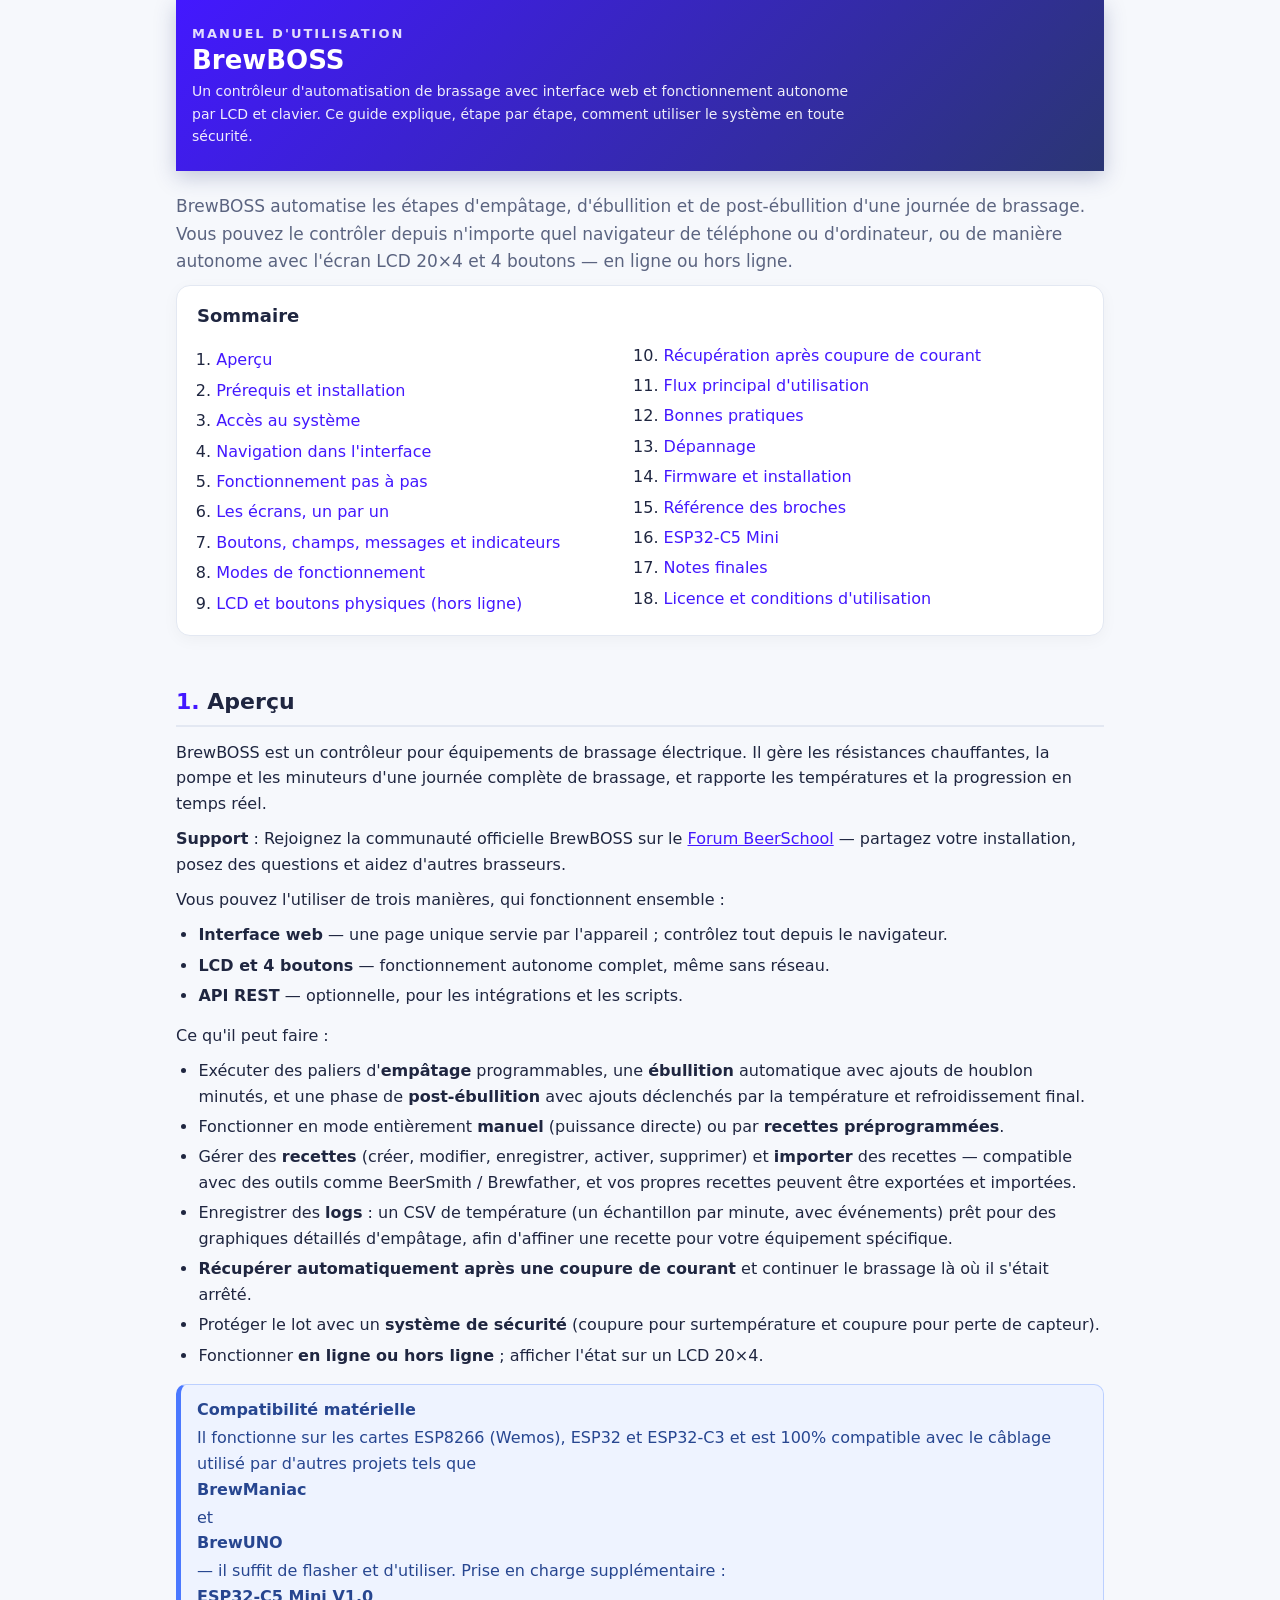
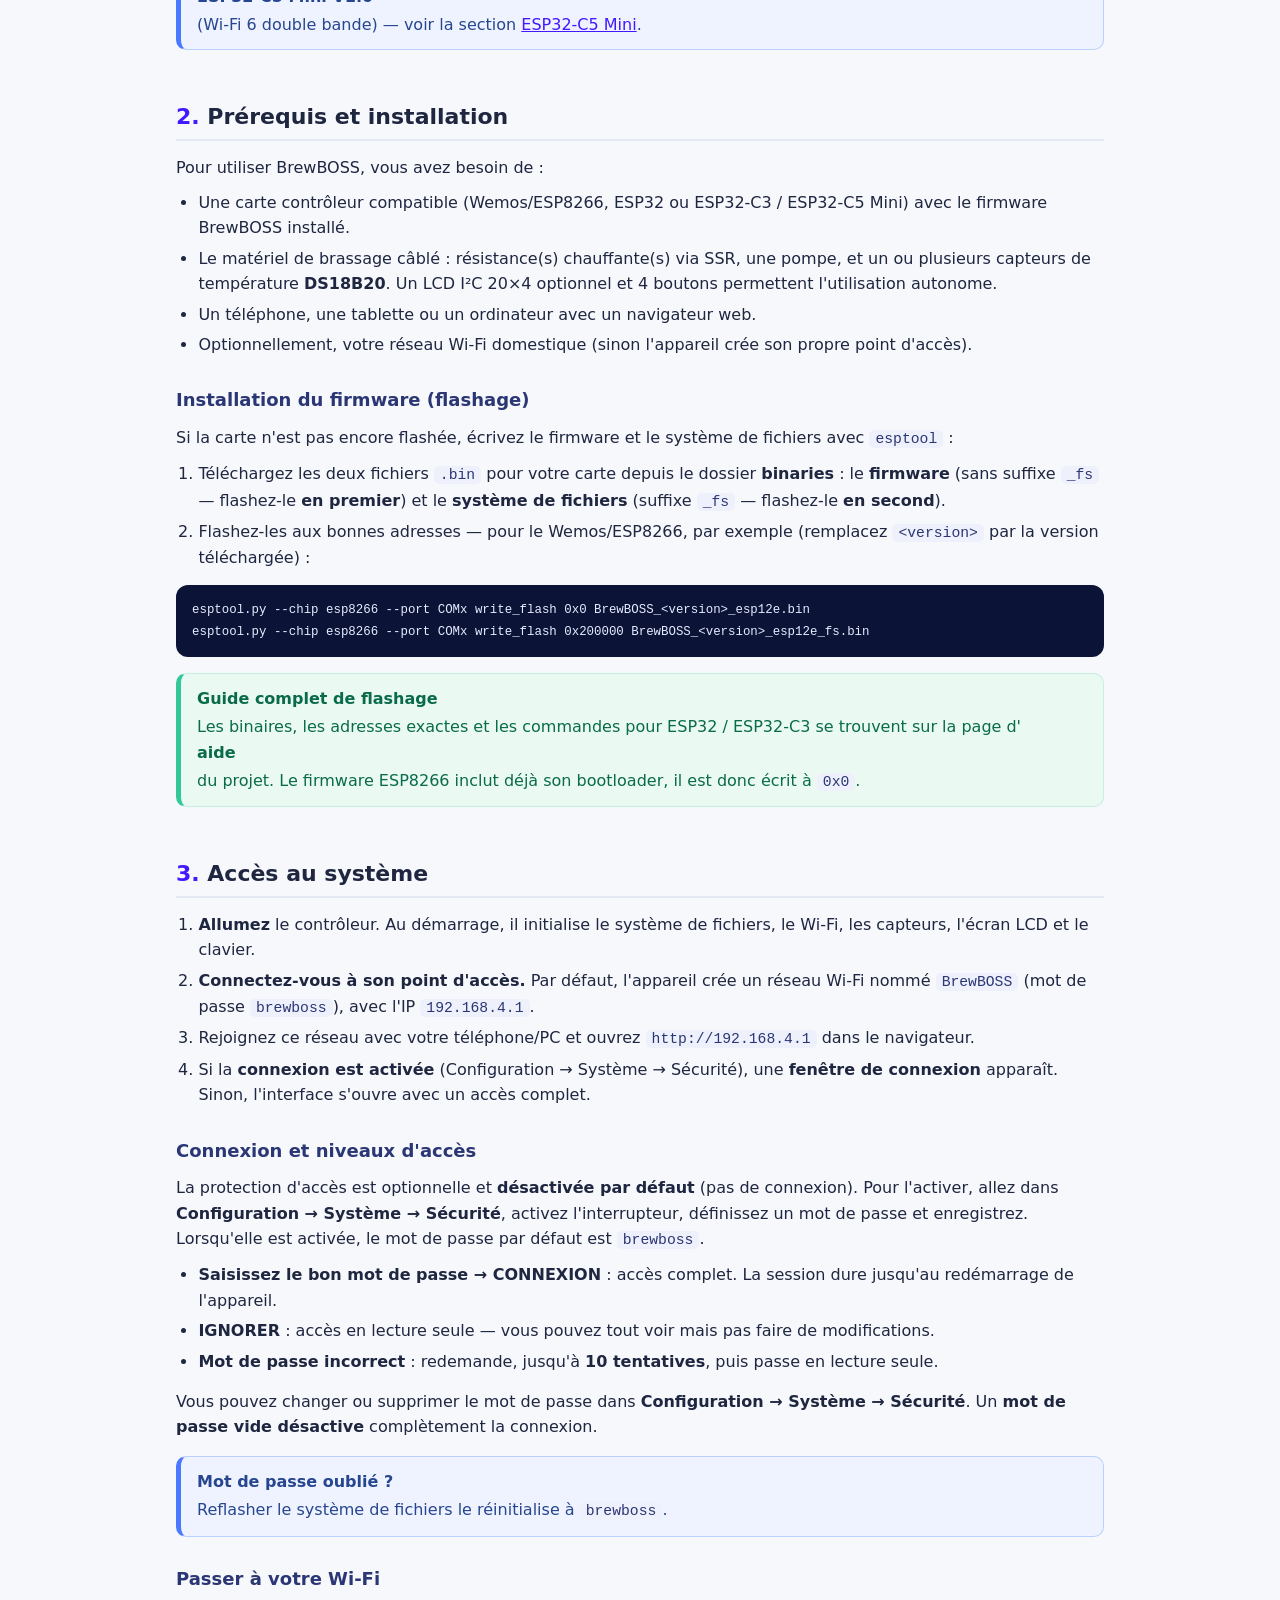
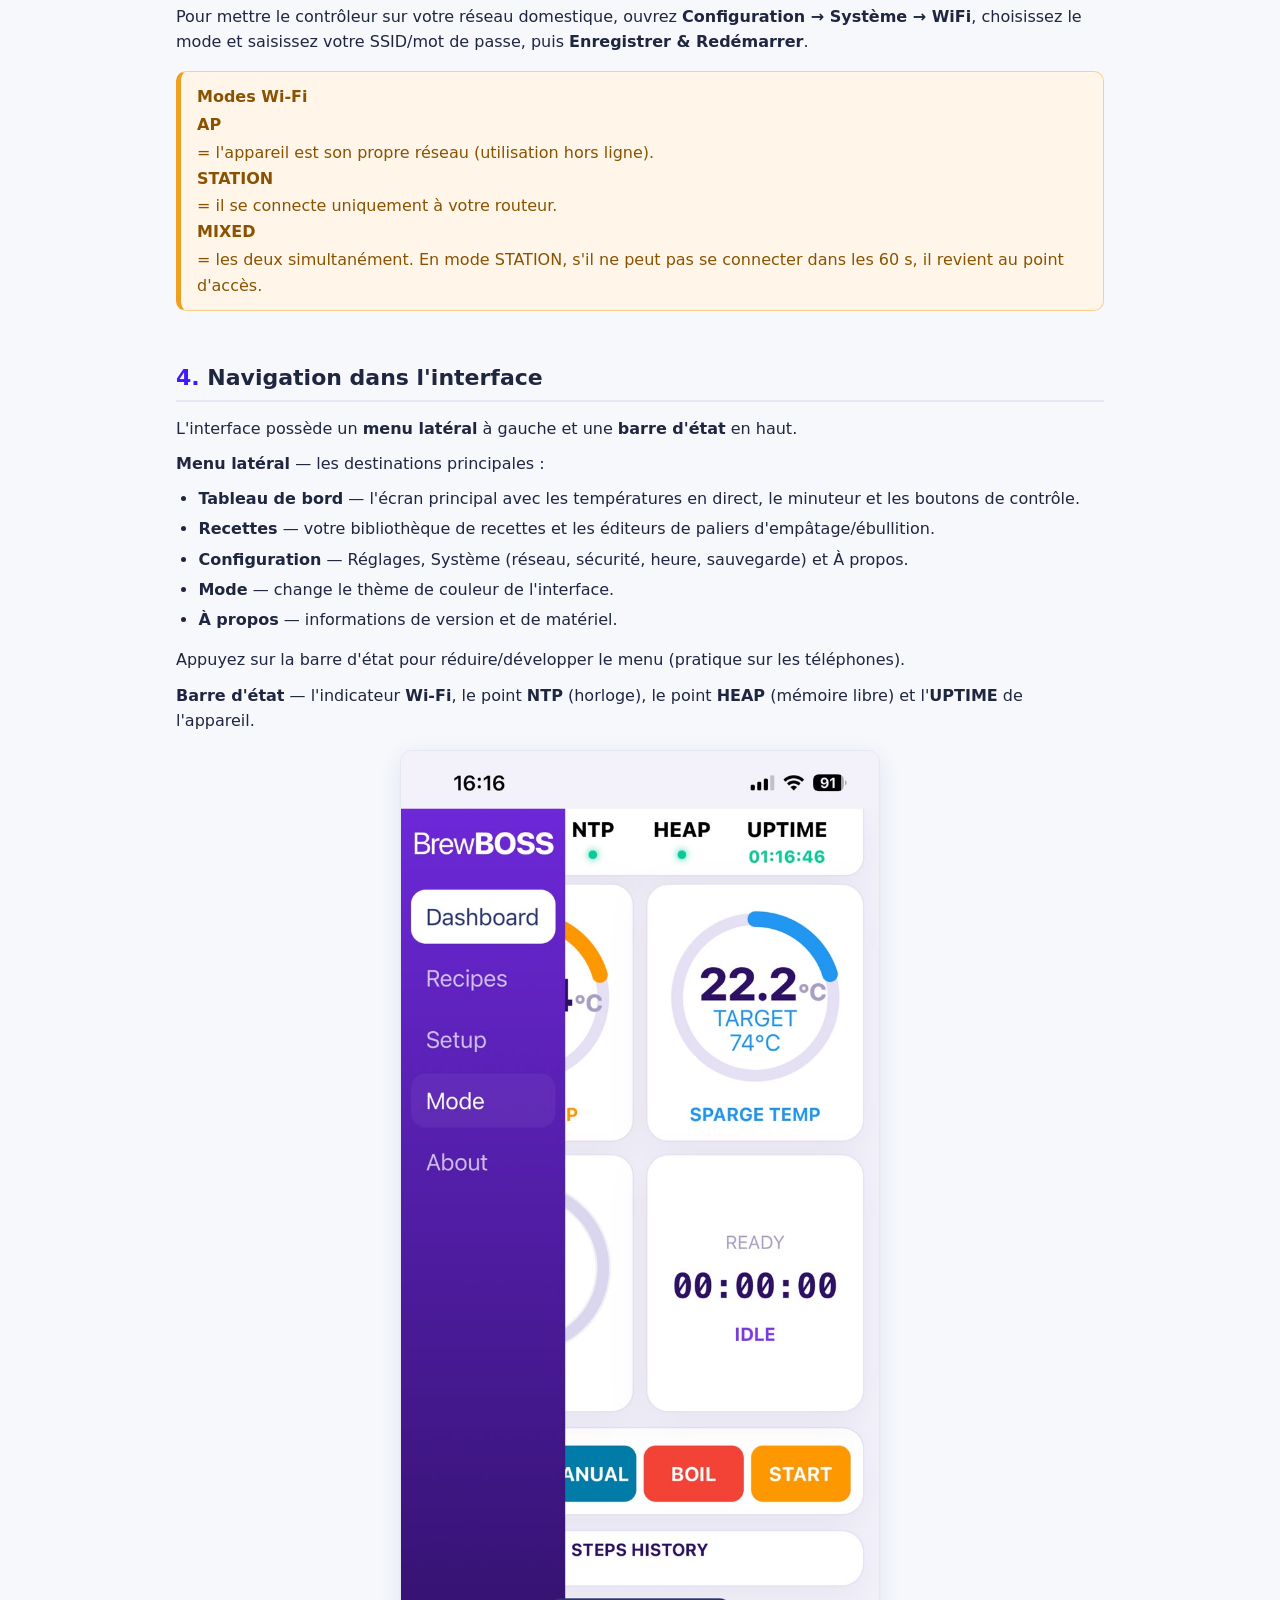
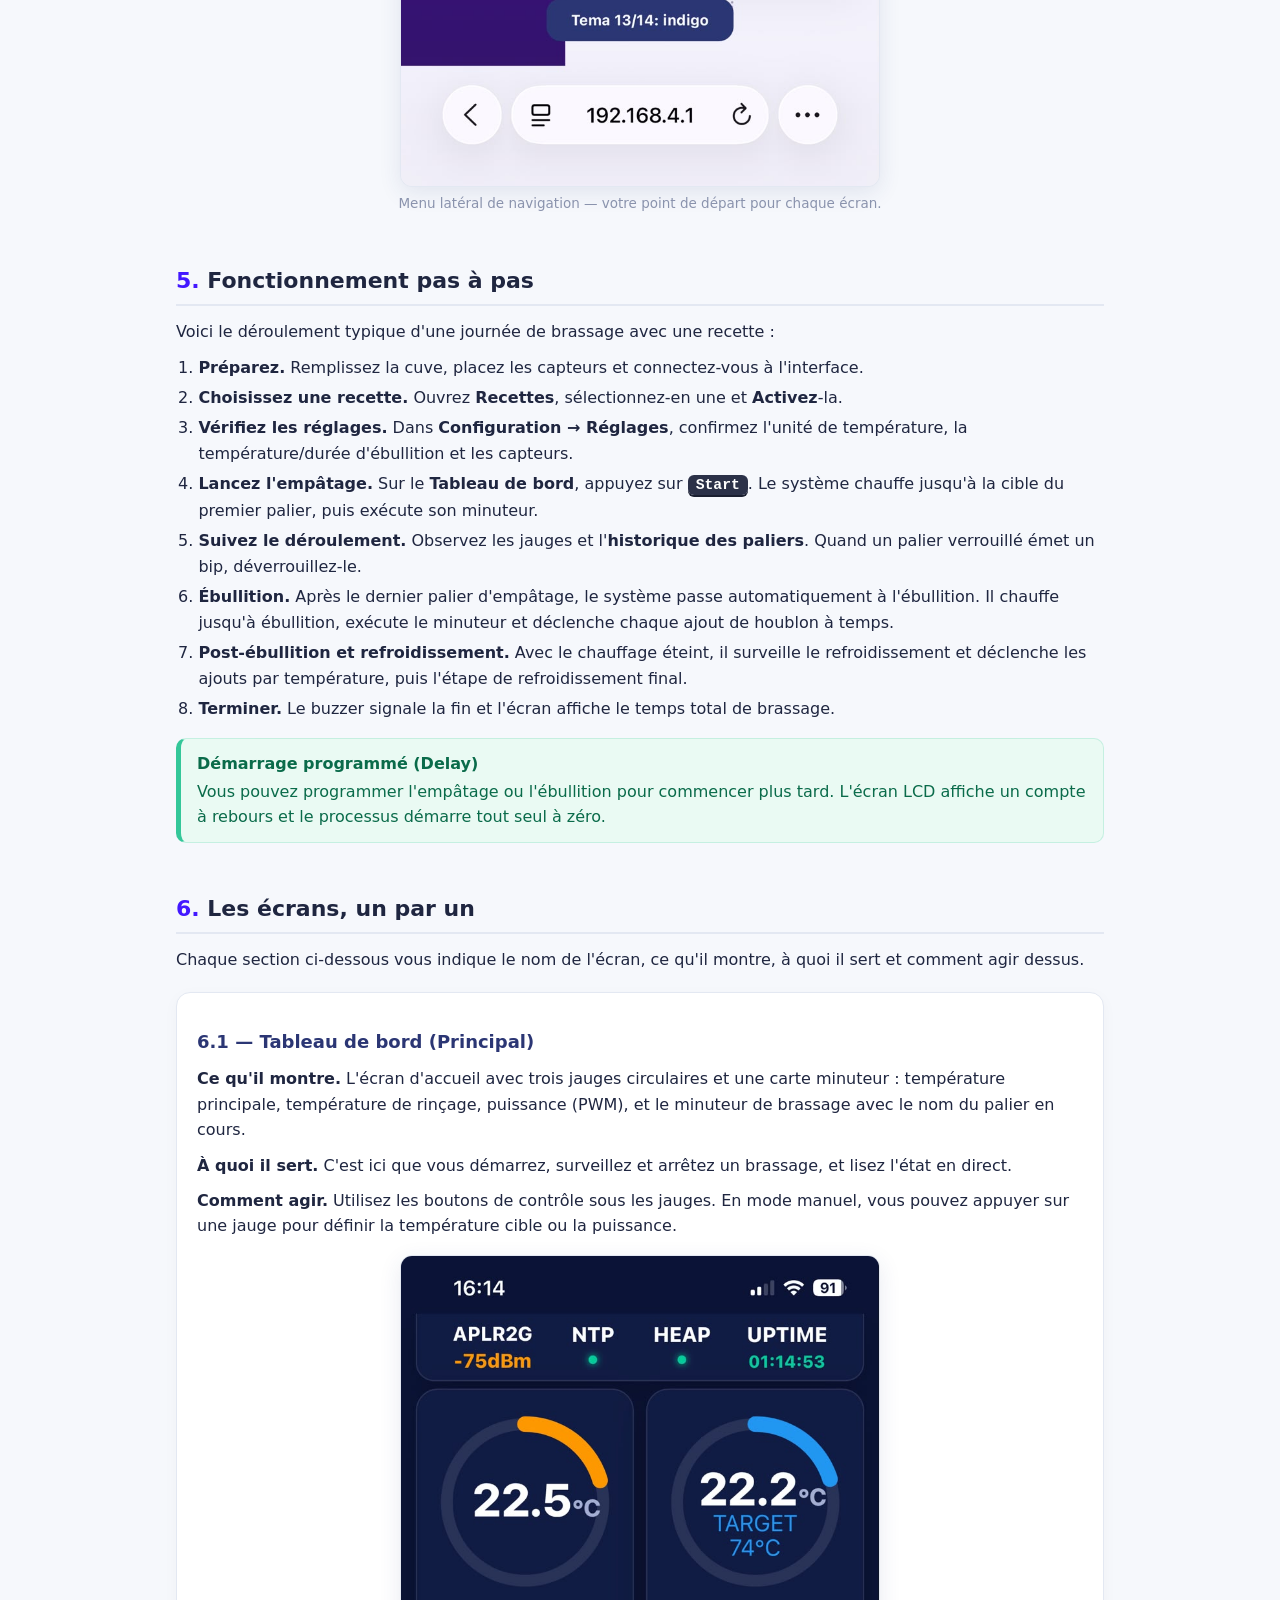
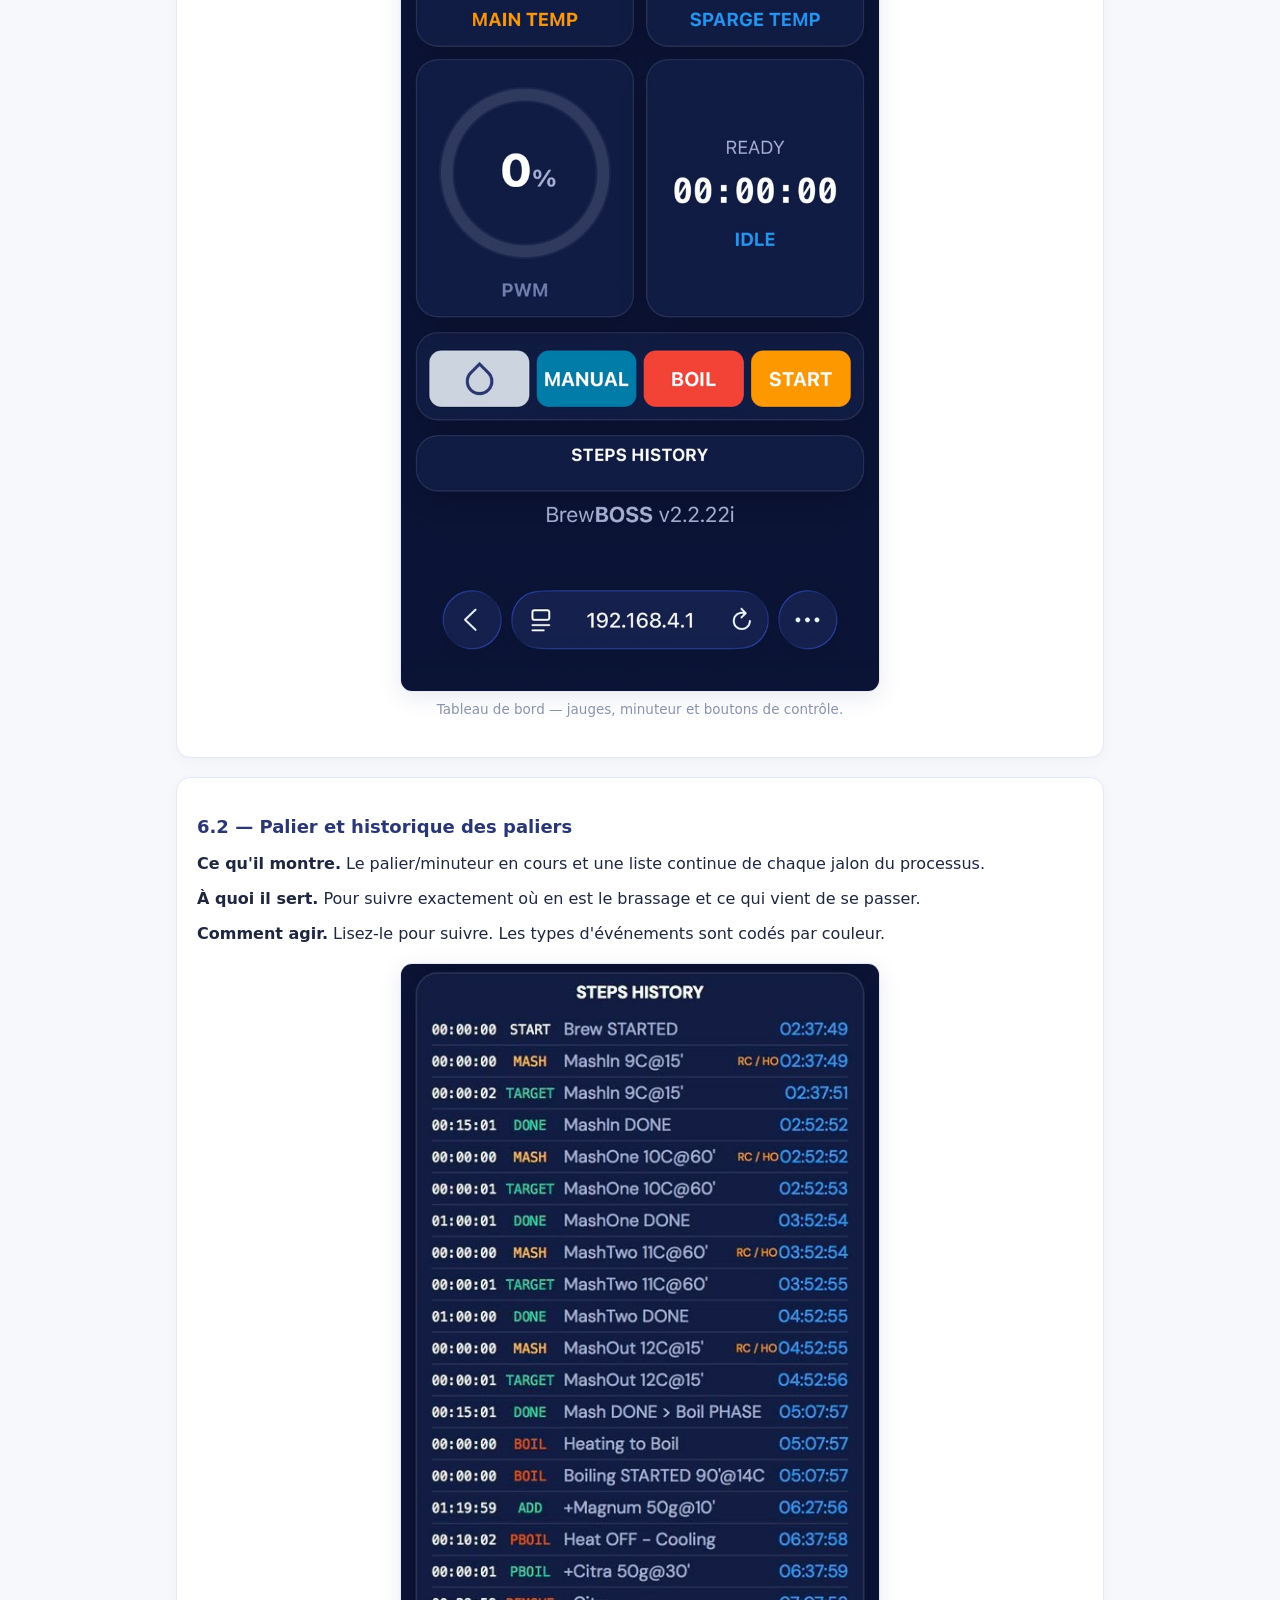
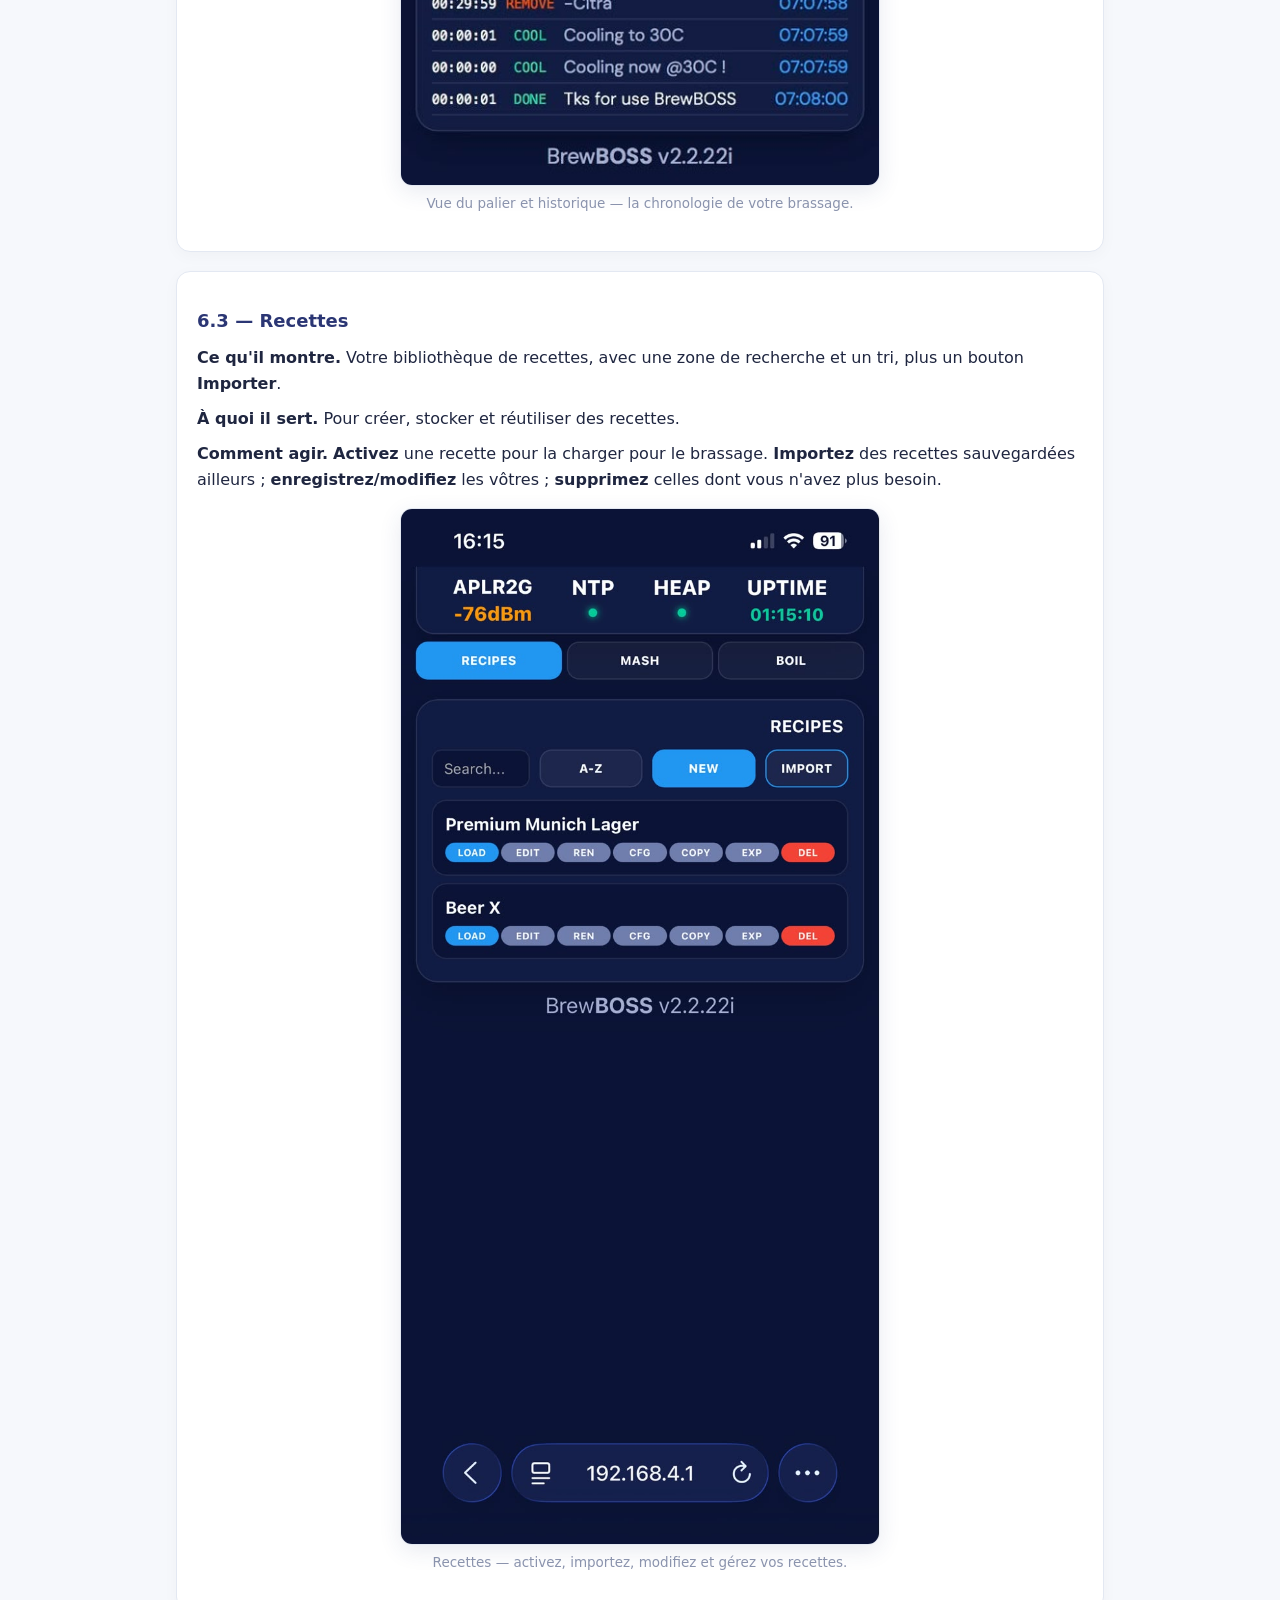
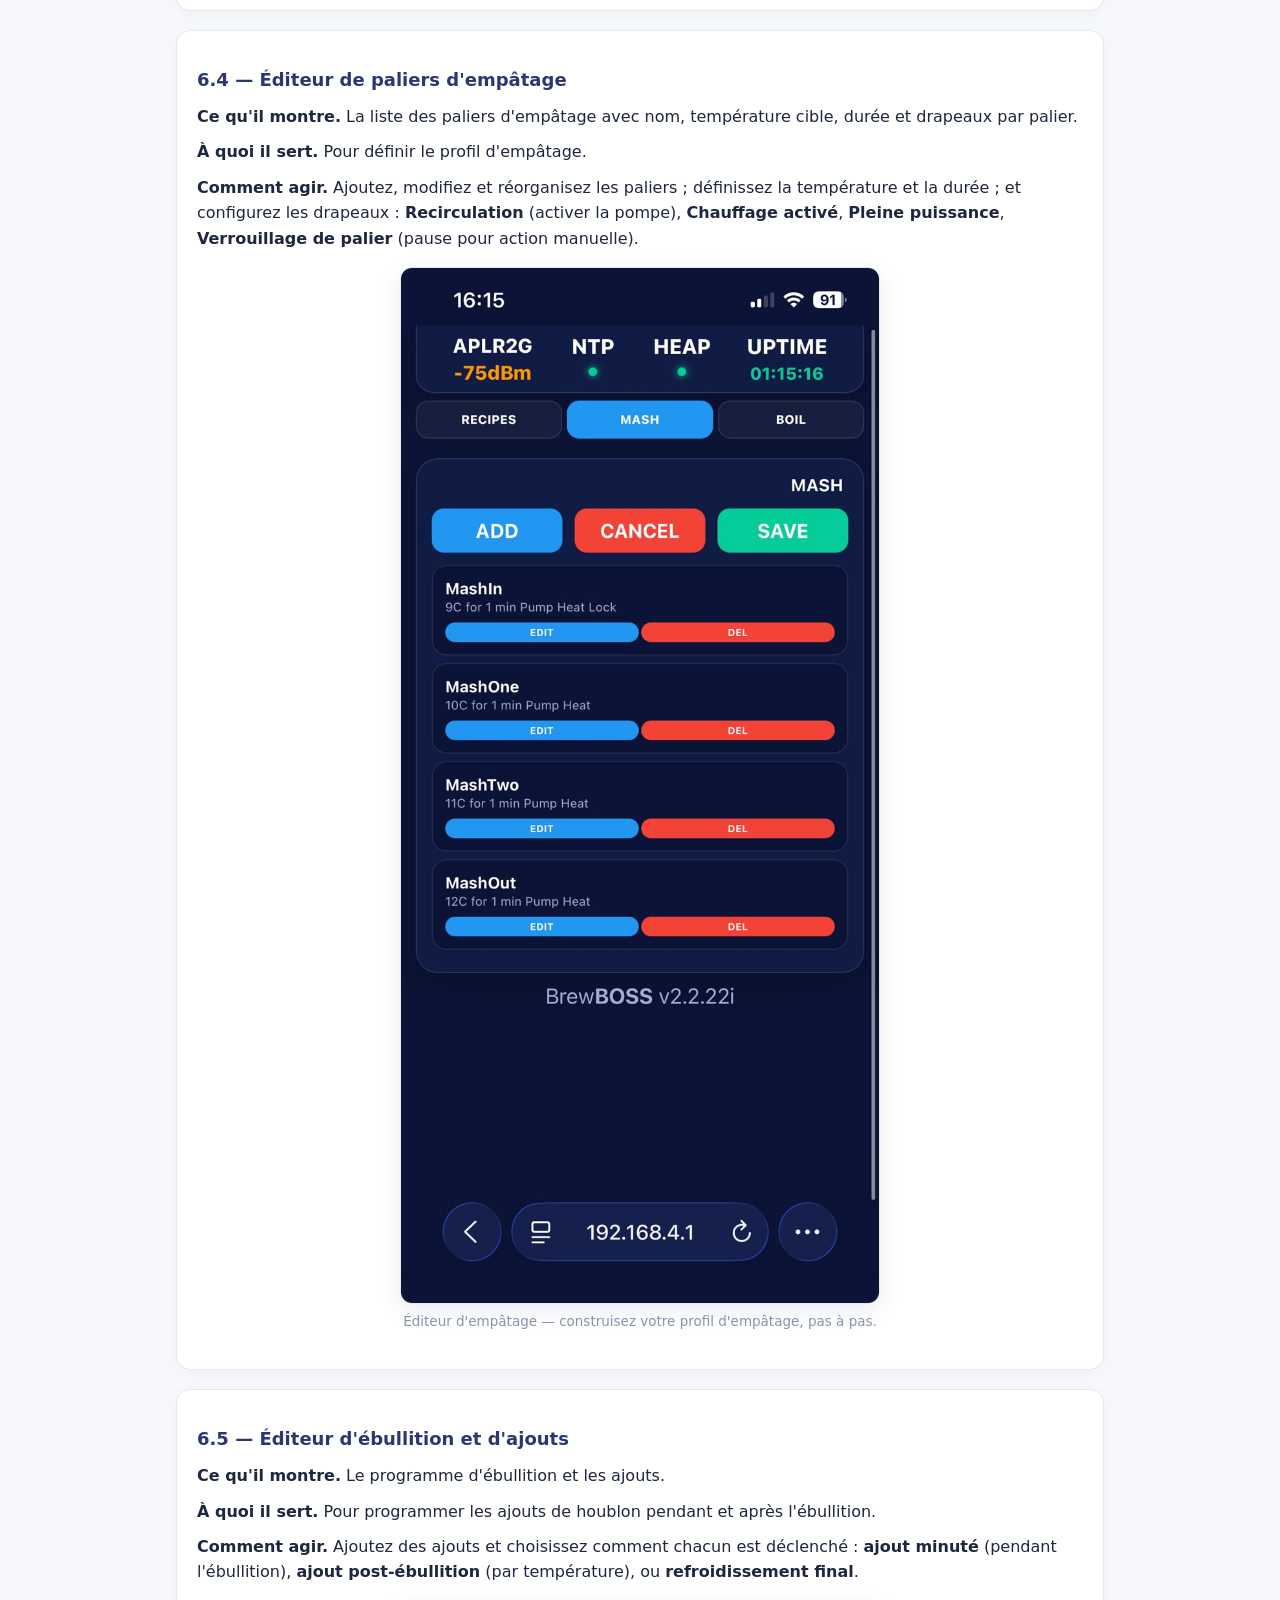
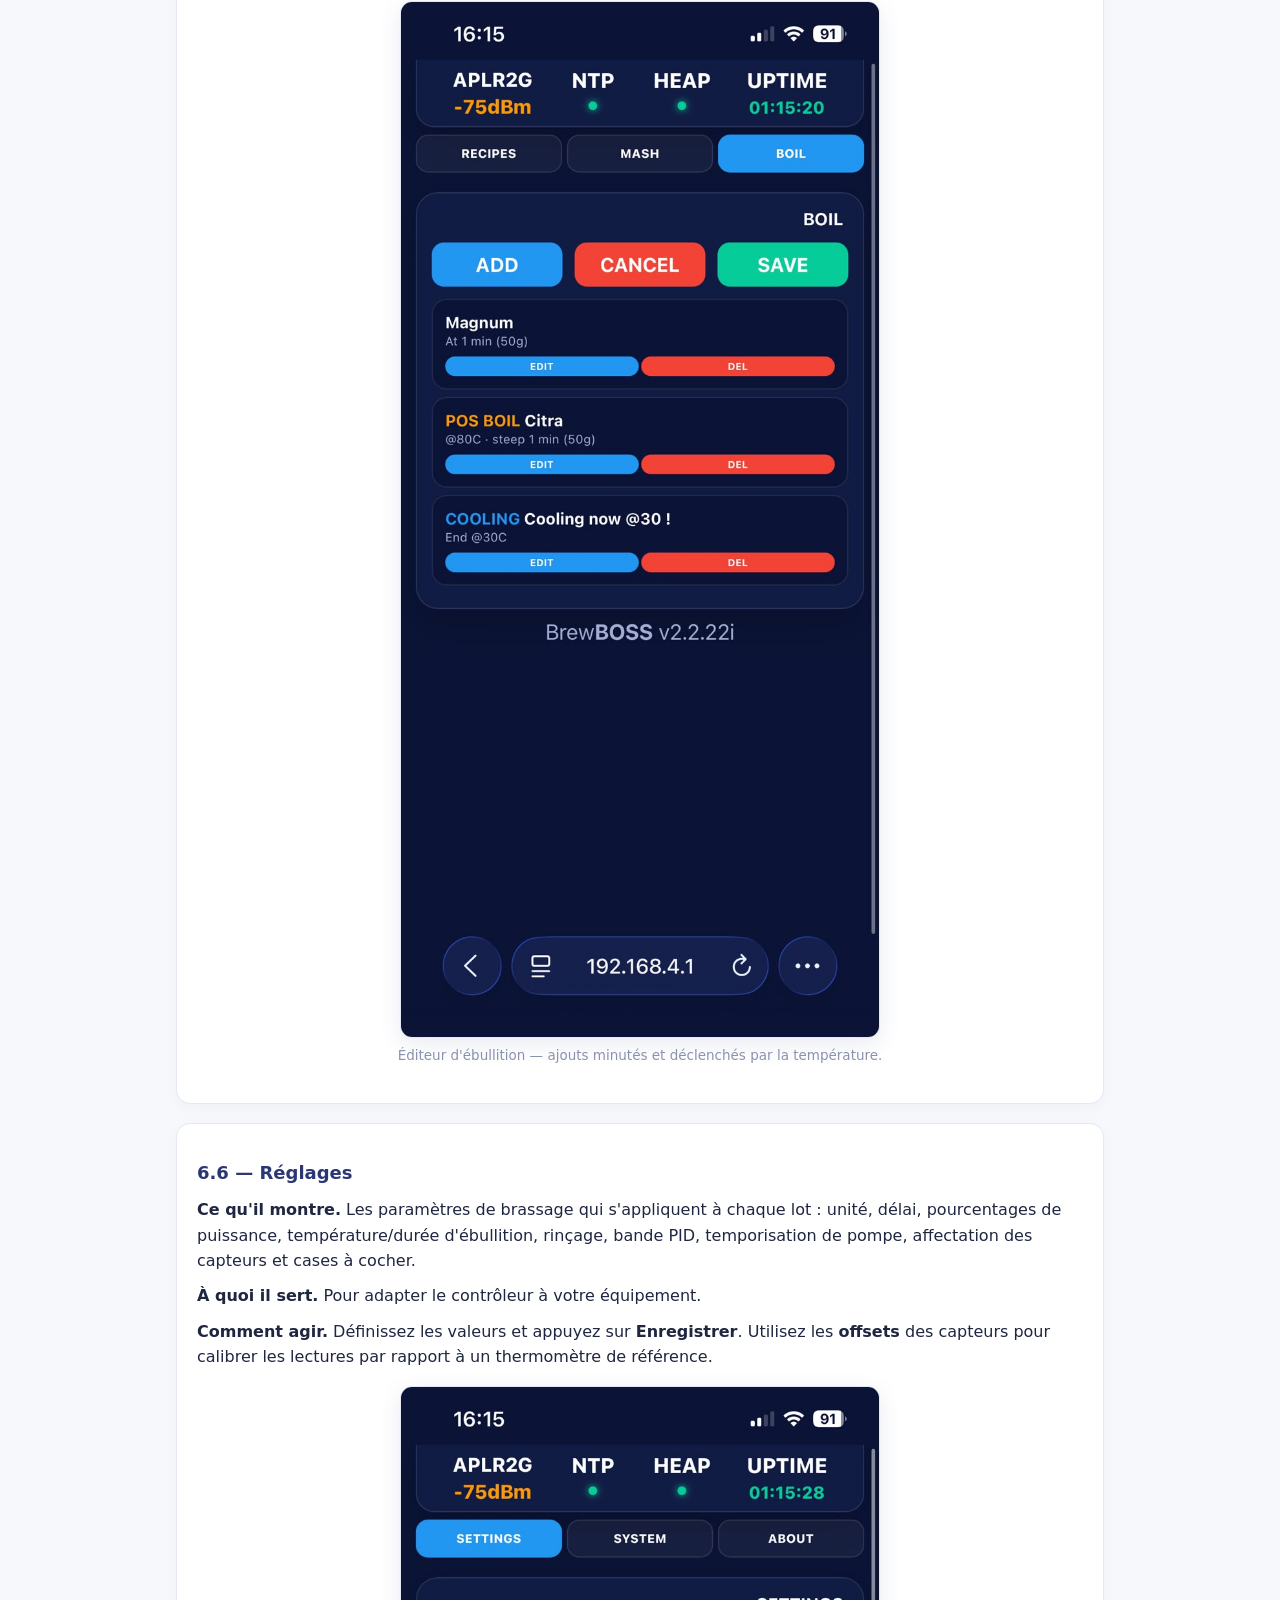
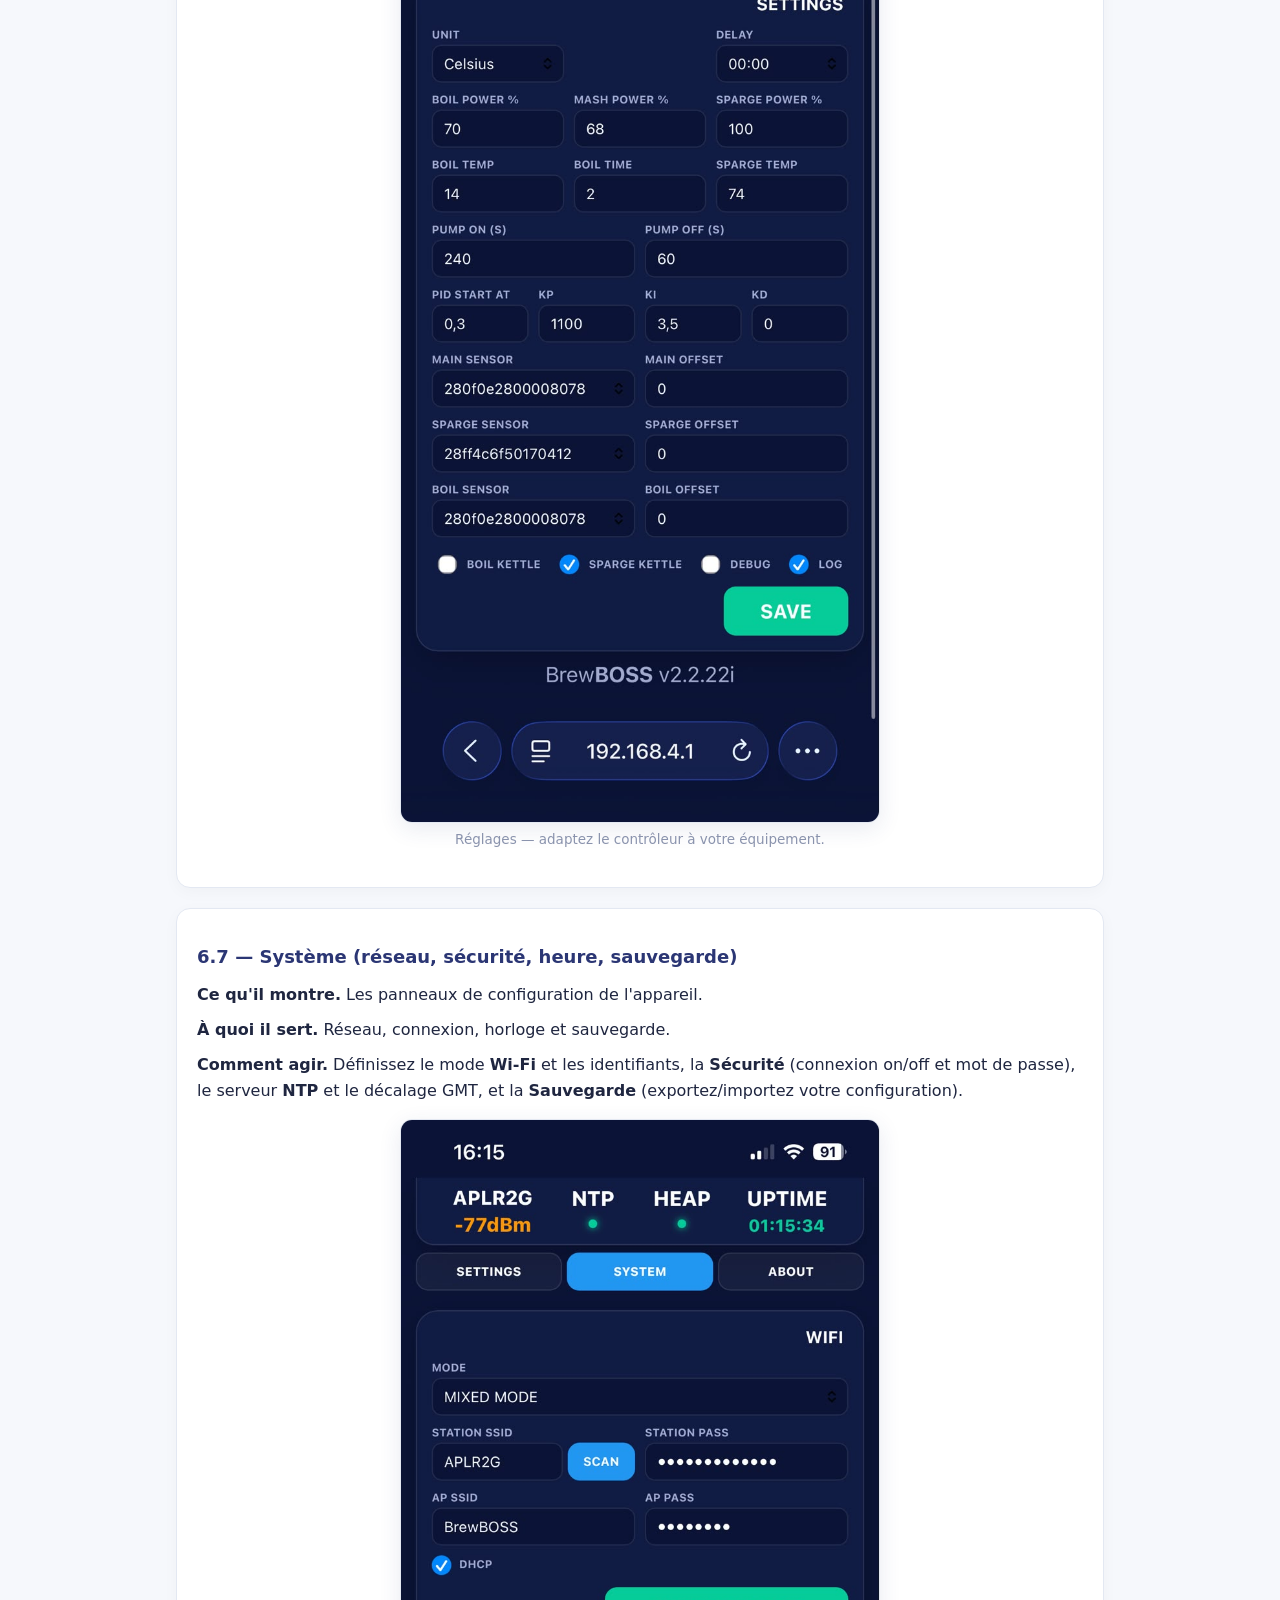
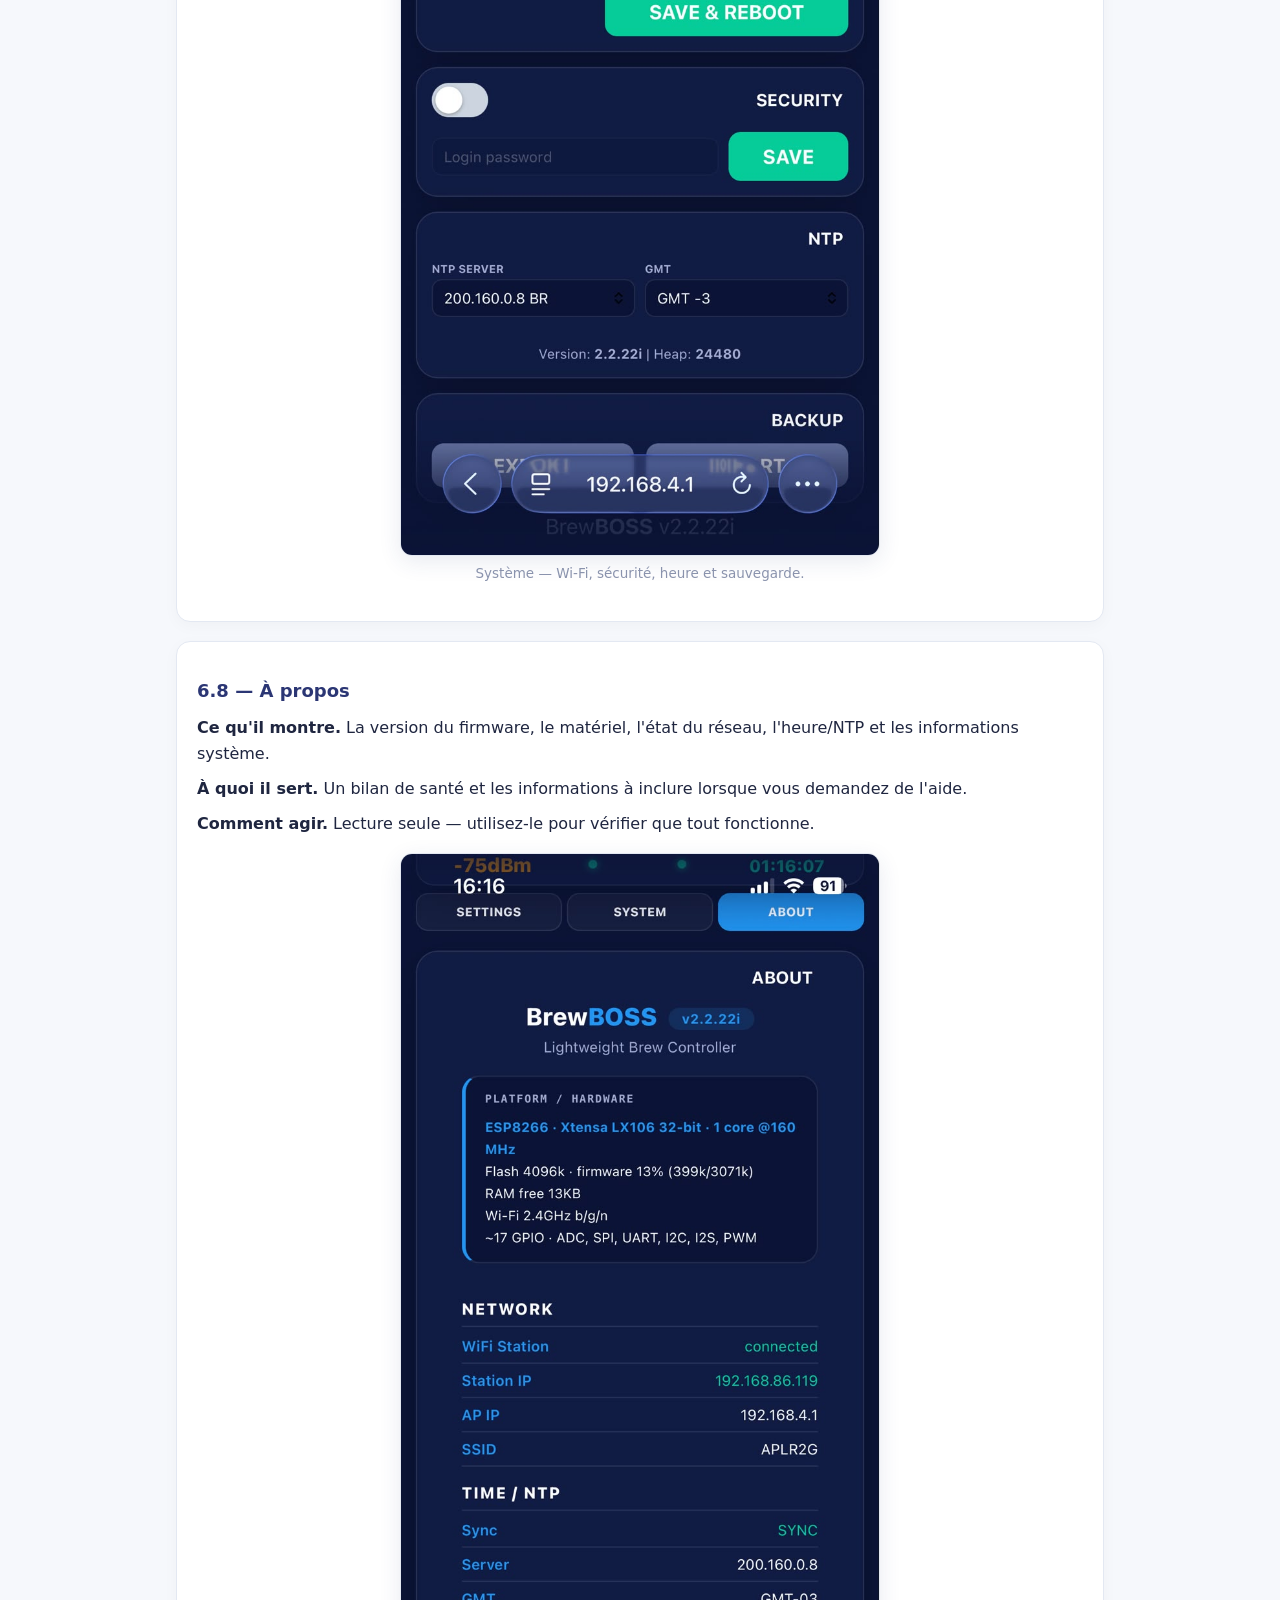
<file: manual_fr.html>
<!DOCTYPE html>
<html lang="fr">
<head>
<meta charset="utf-8">
<meta name="viewport" content="width=device-width, initial-scale=1">
<title>BrewBOSS — Manuel d'Utilisation</title>
<style>
  :root{
    --accent:#4318FF; --accent2:#2B3674; --ink:#1f2640; --dim:#5b6480; --muted:#8a93ad;
    --bg:#f6f8fc; --card:#ffffff; --line:#e3e8f2;
    --tip-bg:#eafaf3; --tip-bd:#34c79933; --tip-tx:#0a6b4a;
    --warn-bg:#fff6e9; --warn-bd:#ffcf8a; --warn-tx:#8a5200;
    --note-bg:#eef3ff; --note-bd:#bcd0ff; --note-tx:#274690;
    --code:#0b1437;
  }
  *{box-sizing:border-box;}
  html{scroll-behavior:smooth;}
  body{margin:0;background:var(--bg);color:var(--ink);
    font-family:-apple-system,system-ui,"Segoe UI",Roboto,Helvetica,Arial,sans-serif;
    line-height:1.6;font-size:16px;}
  .wrap{max-width:960px;margin:0 auto;padding:0 16px 64px;}
  header.site{background:linear-gradient(135deg,var(--accent) 0%,var(--accent2) 100%);
    color:#fff;padding:24px 16px;box-shadow:0 6px 20px rgba(43,54,116,.25);
    display:flex;justify-content:space-between;align-items:flex-start;gap:12px;flex-wrap:wrap;}
  header.site .htext{min-width:0;}
  header.site .brand{font-size:13px;font-weight:700;letter-spacing:2px;text-transform:uppercase;opacity:.85;}
  header.site h1{margin:0 0 .15em;font-size:26px;line-height:1.2;}
  header.site h1 b{font-weight:800;}
  header.site .ver{display:inline-block;margin-left:8px;padding:2px 12px;border-radius:999px;
    background:rgba(255,255,255,.18);font-size:14px;font-weight:700;vertical-align:middle;white-space:nowrap;}
  header.site p{margin:.3em 0 0;opacity:.92;max-width:680px;font-size:14px;}
  .lang{background:rgba(255,255,255,.15);color:#fff;border:1px solid rgba(255,255,255,.4);
    border-radius:10px;padding:6px 10px;font-size:14px;font-weight:700;cursor:pointer;flex:none;margin-top:2px;}
  .lang option{color:#2B3674;background:#fff;}
  main{margin-top:22px;}
  h2{font-size:22px;margin:2.2em 0 .6em;padding-bottom:.25em;border-bottom:2px solid var(--line);scroll-margin-top:14px;}
  h3{font-size:18px;margin:1.6em 0 .4em;color:var(--accent2);scroll-margin-top:14px;}
  h2 .num,h3 .num{color:var(--accent);font-weight:800;}
  p{margin:.6em 0;}
  a{color:var(--accent);}
  ul,ol{margin:.5em 0 .9em;padding-left:1.4em;}
  li{margin:.3em 0;}
  code,kbd{font-family:"Cascadia Code",Consolas,monospace;font-size:.92em;}
  code{background:#eef1fb;color:var(--accent2);padding:1px 6px;border-radius:5px;}
  kbd{background:#2b3148;color:#fff;border-radius:6px;padding:2px 8px;font-weight:700;box-shadow:0 2px 0 #1a1f30;}
  pre{background:var(--code);color:#e6ebff;border-radius:12px;padding:14px 16px;overflow:auto;
    font-family:"Cascadia Code",Consolas,monospace;font-size:13.5px;line-height:1.6;}
  pre code{background:none;color:inherit;padding:0;}
  .toc{background:var(--card);border:1px solid var(--line);border-radius:14px;padding:16px 20px;box-shadow:0 4px 16px rgba(0,0,0,.04);}
  .toc h2{margin:0 0 .4em;border:0;font-size:18px;}
  .toc ol{columns:2;column-gap:28px;padding-left:1.2em;margin:0;}
  @media(max-width:640px){.toc ol{columns:1;}}
  .toc a{text-decoration:none;}
  .toc a:hover{text-decoration:underline;}
  figure{margin:1em 0 1.4em;}
  figure img{display:block;width:100%;max-width:480px;height:auto;margin-left:auto;margin-right:auto;
    border:1px solid var(--line);border-radius:12px;box-shadow:0 6px 22px rgba(43,54,116,.10);background:#fff;}
  figcaption{margin-top:.5em;font-size:13.5px;color:var(--muted);text-align:center;}
  .callout{border:1px solid var(--line);border-left-width:5px;border-radius:10px;padding:12px 16px;margin:1em 0;}
  .callout b{display:block;margin-bottom:.15em;}
  .tip{background:var(--tip-bg);border-color:var(--tip-bd);border-left-color:#34c799;color:var(--tip-tx);}
  .warn{background:var(--warn-bg);border-color:var(--warn-bd);border-left-color:#f0a020;color:var(--warn-tx);}
  .note{background:var(--note-bg);border-color:var(--note-bd);border-left-color:#4a78ff;color:var(--note-tx);}
  .tablewrap{overflow-x:auto;margin:1em 0;}
  table{border-collapse:collapse;width:100%;font-size:14.5px;min-width:520px;}
  th,td{border:1px solid var(--line);padding:8px 11px;text-align:left;vertical-align:top;}
  th{background:#eef1fb;color:var(--accent2);font-weight:700;}
  tbody tr:nth-child(even){background:#fafbff;}
  .lead{font-size:17px;color:var(--dim);}
  footer{margin-top:48px;padding-top:18px;border-top:1px solid var(--line);font-size:13px;color:var(--muted);text-align:center;}
  footer b{color:var(--dim);}
  .screen{background:var(--card);border:1px solid var(--line);border-radius:14px;padding:6px 20px 14px;
    margin:1.2em 0;box-shadow:0 4px 16px rgba(0,0,0,.03);}
</style>
</head>
<body>

<div class="wrap">
  <header class="site">
    <div class="htext">
      <div class="brand" >Manuel d'Utilisation</div>
      <h1>Brew<b>BOSS</b></h1>
      <p >Un contrôleur d'automatisation de brassage avec interface web et fonctionnement autonome par LCD et clavier. Ce guide explique, étape par étape, comment utiliser le système en toute sécurité.</p>
    </div>
    
  </header>

  <main>
    <p class="lead" >BrewBOSS automatise les étapes d'empâtage, d'ébullition et de post-ébullition d'une journée de brassage. Vous pouvez le contrôler depuis n'importe quel navigateur de téléphone ou d'ordinateur, ou de manière autonome avec l'écran LCD 20×4 et 4 boutons — en ligne ou hors ligne.</p>

    <nav class="toc" aria-label="Table des matières">
      <h2 >Sommaire</h2>
      <ol>
        <li><a href="#overview" >Aperçu</a></li>
        <li><a href="#prerequisites" >Prérequis et installation</a></li>
        <li><a href="#access" >Accès au système</a></li>
        <li><a href="#navigation" >Navigation dans l'interface</a></li>
        <li><a href="#operation" >Fonctionnement pas à pas</a></li>
        <li><a href="#screens" >Les écrans, un par un</a></li>
        <li><a href="#indicators" >Boutons, champs, messages et indicateurs</a></li>
        <li><a href="#modes" >Modes de fonctionnement</a></li>
        <li><a href="#standalone" >LCD et boutons physiques (hors ligne)</a></li>
        <li><a href="#recovery" >Récupération après coupure de courant</a></li>
        <li><a href="#flow" >Flux principal d'utilisation</a></li>
        <li><a href="#best" >Bonnes pratiques</a></li>
        <li><a href="#trouble" >Dépannage</a></li>
        <li><a href="#firmware" >Firmware et installation</a></li>
        <li><a href="#pinout" >Référence des broches</a></li>
    <li><a href="#esp32c5">ESP32-C5 Mini</a></li>
        <li><a href="#notes" >Notes finales</a></li>
        <li><a href="#license" >Licence et conditions d'utilisation</a></li>
      </ol>
    </nav>

    <h2 id="overview"><span class="num">1.</span> <span >Aperçu</span></h2>
    <p >BrewBOSS est un contrôleur pour équipements de brassage électrique. Il gère les résistances chauffantes, la pompe et les minuteurs d'une journée complète de brassage, et rapporte les températures et la progression en temps réel.</p>
    <p><b >Support</b> : <span >Rejoignez la communauté officielle BrewBOSS sur le <a href='https://beerschool.circle.so/c/forum-aberto/brewboss-command-the-brew-own-the-process' target='_blank' rel='noopener'>Forum BeerSchool</a> — partagez votre installation, posez des questions et aidez d'autres brasseurs.</span></p>
    <p >Vous pouvez l'utiliser de trois manières, qui fonctionnent ensemble :</p>
    <ul>
      <li ><b>Interface web</b> — une page unique servie par l'appareil ; contrôlez tout depuis le navigateur.</li>
      <li ><b>LCD et 4 boutons</b> — fonctionnement autonome complet, même sans réseau.</li>
      <li ><b>API REST</b> — optionnelle, pour les intégrations et les scripts.</li>
    </ul>
    <p >Ce qu'il peut faire :</p>
    <ul>
      <li >Exécuter des paliers d'<b>empâtage</b> programmables, une <b>ébullition</b> automatique avec ajouts de houblon minutés, et une phase de <b>post-ébullition</b> avec ajouts déclenchés par la température et refroidissement final.</li>
      <li >Fonctionner en mode entièrement <b>manuel</b> (puissance directe) ou par <b>recettes préprogrammées</b>.</li>
      <li >Gérer des <b>recettes</b> (créer, modifier, enregistrer, activer, supprimer) et <b>importer</b> des recettes — compatible avec des outils comme BeerSmith / Brewfather, et vos propres recettes peuvent être exportées et importées.</li>
      <li >Enregistrer des <b>logs</b> : un CSV de température (un échantillon par minute, avec événements) prêt pour des graphiques détaillés d'empâtage, afin d'affiner une recette pour votre équipement spécifique.</li>
      <li ><b>Récupérer automatiquement après une coupure de courant</b> et continuer le brassage là où il s'était arrêté.</li>
      <li >Protéger le lot avec un <b>système de sécurité</b> (coupure pour surtempérature et coupure pour perte de capteur).</li>
      <li >Fonctionner <b>en ligne ou hors ligne</b> ; afficher l'état sur un LCD 20×4.</li>
    </ul>
    <div class="callout note"><b >Compatibilité matérielle</b><span >Il fonctionne sur les cartes ESP8266 (Wemos), ESP32 et ESP32-C3 et est 100% compatible avec le câblage utilisé par d'autres projets tels que <b>BrewManiac</b> et <b>BrewUNO</b> — il suffit de flasher et d'utiliser. Prise en charge supplémentaire : <b>ESP32-C5 Mini V1.0</b> (Wi-Fi 6 double bande) — voir la section <a href="#esp32c5">ESP32-C5 Mini</a>.<!--C5SUPPORT--></span></div>

    <h2 id="prerequisites"><span class="num">2.</span> <span >Prérequis et installation</span></h2>
    <p >Pour utiliser BrewBOSS, vous avez besoin de :</p>
    <ul>
      <li >Une carte contrôleur compatible (Wemos/ESP8266, ESP32 ou ESP32-C3 / ESP32-C5 Mini) avec le firmware BrewBOSS installé.</li>
      <li >Le matériel de brassage câblé : résistance(s) chauffante(s) via SSR, une pompe, et un ou plusieurs capteurs de température <b>DS18B20</b>. Un LCD I²C 20×4 optionnel et 4 boutons permettent l'utilisation autonome.</li>
      <li >Un téléphone, une tablette ou un ordinateur avec un navigateur web.</li>
      <li >Optionnellement, votre réseau Wi‑Fi domestique (sinon l'appareil crée son propre point d'accès).</li>
    </ul>
    <h3 >Installation du firmware (flashage)</h3>
    <p >Si la carte n'est pas encore flashée, écrivez le firmware et le système de fichiers avec <code>esptool</code> :</p>
    <ol>
      <li >Téléchargez les deux fichiers <code>.bin</code> pour votre carte depuis le dossier <b>binaries</b> : le <b>firmware</b> (sans suffixe <code>_fs</code> — flashez-le <b>en premier</b>) et le <b>système de fichiers</b> (suffixe <code>_fs</code> — flashez-le <b>en second</b>).</li>
      <li >Flashez-les aux bonnes adresses — pour le Wemos/ESP8266, par exemple (remplacez <code>&lt;version&gt;</code> par la version téléchargée) :</li>
    </ol>
    <pre><code>esptool.py --chip esp8266 --port COMx write_flash 0x0 BrewBOSS_&lt;version&gt;_esp12e.bin
esptool.py --chip esp8266 --port COMx write_flash 0x200000 BrewBOSS_&lt;version&gt;_esp12e_fs.bin</code></pre>
    <div class="callout tip"><b >Guide complet de flashage</b><span >Les binaires, les adresses exactes et les commandes pour ESP32 / ESP32-C3 se trouvent sur la page d'<b>aide</b> du projet. Le firmware ESP8266 inclut déjà son bootloader, il est donc écrit à <code>0x0</code>.</span></div>

    <h2 id="access"><span class="num">3.</span> <span >Accès au système</span></h2>
    <ol>
      <li ><b>Allumez</b> le contrôleur. Au démarrage, il initialise le système de fichiers, le Wi‑Fi, les capteurs, l'écran LCD et le clavier.</li>
      <li ><b>Connectez-vous à son point d'accès.</b> Par défaut, l'appareil crée un réseau Wi‑Fi nommé <code>BrewBOSS</code> (mot de passe <code>brewboss</code>), avec l'IP <code>192.168.4.1</code>.</li>
      <li >Rejoignez ce réseau avec votre téléphone/PC et ouvrez <code>http://192.168.4.1</code> dans le navigateur.</li>
      <li >Si la <b>connexion est activée</b> (Configuration → Système → Sécurité), une <b>fenêtre de connexion</b> apparaît. Sinon, l'interface s'ouvre avec un accès complet.</li>
    </ol>
    <h3 >Connexion et niveaux d'accès</h3>
    <p >La protection d'accès est optionnelle et <b>désactivée par défaut</b> (pas de connexion). Pour l'activer, allez dans <b>Configuration → Système → Sécurité</b>, activez l'interrupteur, définissez un mot de passe et enregistrez. Lorsqu'elle est activée, le mot de passe par défaut est <code>brewboss</code>.</p>
    <ul>
      <li ><b>Saisissez le bon mot de passe → CONNEXION</b> : accès complet. La session dure jusqu'au redémarrage de l'appareil.</li>
      <li ><b>IGNORER</b> : accès en lecture seule — vous pouvez tout voir mais pas faire de modifications.</li>
      <li ><b>Mot de passe incorrect</b> : redemande, jusqu'à <b>10 tentatives</b>, puis passe en lecture seule.</li>
    </ul>
    <p >Vous pouvez changer ou supprimer le mot de passe dans <b>Configuration → Système → Sécurité</b>. Un <b>mot de passe vide désactive</b> complètement la connexion.</p>
    <div class="callout note"><b >Mot de passe oublié ?</b><span >Reflasher le système de fichiers le réinitialise à <code>brewboss</code>.</span></div>
    <h3 >Passer à votre Wi‑Fi</h3>
    <p >Pour mettre le contrôleur sur votre réseau domestique, ouvrez <b>Configuration → Système → WiFi</b>, choisissez le mode et saisissez votre SSID/mot de passe, puis <b>Enregistrer & Redémarrer</b>.</p>
    <div class="callout warn"><b >Modes Wi‑Fi</b><span ><b>AP</b> = l'appareil est son propre réseau (utilisation hors ligne). <b>STATION</b> = il se connecte uniquement à votre routeur. <b>MIXED</b> = les deux simultanément. En mode STATION, s'il ne peut pas se connecter dans les 60 s, il revient au point d'accès.</span></div>

    <h2 id="navigation"><span class="num">4.</span> <span >Navigation dans l'interface</span></h2>
    <p >L'interface possède un <b>menu latéral</b> à gauche et une <b>barre d'état</b> en haut.</p>
    <p ><b>Menu latéral</b> — les destinations principales :</p>
    <ul>
      <li ><b>Tableau de bord</b> — l'écran principal avec les températures en direct, le minuteur et les boutons de contrôle.</li>
      <li ><b>Recettes</b> — votre bibliothèque de recettes et les éditeurs de paliers d'empâtage/ébullition.</li>
      <li ><b>Configuration</b> — Réglages, Système (réseau, sécurité, heure, sauvegarde) et À propos.</li>
      <li ><b>Mode</b> — change le thème de couleur de l'interface.</li>
      <li ><b>À propos</b> — informations de version et de matériel.</li>
    </ul>
    <p >Appuyez sur la barre d'état pour réduire/développer le menu (pratique sur les téléphones).</p>
    <p ><b>Barre d'état</b> — l'indicateur <b>Wi‑Fi</b>, le point <b>NTP</b> (horloge), le point <b>HEAP</b> (mémoire libre) et l'<b>UPTIME</b> de l'appareil.</p>
    <figure><img src="images/4.1_menu.jpeg" alt="Menu latéral de navigation BrewBOSS"><figcaption >Menu latéral de navigation — votre point de départ pour chaque écran.</figcaption></figure>

    <h2 id="operation"><span class="num">5.</span> <span >Fonctionnement pas à pas</span></h2>
    <p >Voici le déroulement typique d'une journée de brassage avec une recette :</p>
    <ol>
      <li ><b>Préparez.</b> Remplissez la cuve, placez les capteurs et connectez-vous à l'interface.</li>
      <li ><b>Choisissez une recette.</b> Ouvrez <b>Recettes</b>, sélectionnez-en une et <b>Activez</b>-la.</li>
      <li ><b>Vérifiez les réglages.</b> Dans <b>Configuration → Réglages</b>, confirmez l'unité de température, la température/durée d'ébullition et les capteurs.</li>
      <li ><b>Lancez l'empâtage.</b> Sur le <b>Tableau de bord</b>, appuyez sur <kbd>Start</kbd>. Le système chauffe jusqu'à la cible du premier palier, puis exécute son minuteur.</li>
      <li ><b>Suivez le déroulement.</b> Observez les jauges et l'<b>historique des paliers</b>. Quand un palier verrouillé émet un bip, déverrouillez-le.</li>
      <li ><b>Ébullition.</b> Après le dernier palier d'empâtage, le système passe automatiquement à l'ébullition. Il chauffe jusqu'à ébullition, exécute le minuteur et déclenche chaque ajout de houblon à temps.</li>
      <li ><b>Post-ébullition et refroidissement.</b> Avec le chauffage éteint, il surveille le refroidissement et déclenche les ajouts par température, puis l'étape de refroidissement final.</li>
      <li ><b>Terminer.</b> Le buzzer signale la fin et l'écran affiche le temps total de brassage.</li>
    </ol>
    <div class="callout tip"><b >Démarrage programmé (Delay)</b><span >Vous pouvez programmer l'empâtage ou l'ébullition pour commencer plus tard. L'écran LCD affiche un compte à rebours et le processus démarre tout seul à zéro.</span></div>

    <h2 id="screens"><span class="num">6.</span> <span >Les écrans, un par un</span></h2>
    <p >Chaque section ci-dessous vous indique le nom de l'écran, ce qu'il montre, à quoi il sert et comment agir dessus.</p>

    <div class="screen">
      <h3 id="screen-main"><span >6.1</span> — <span >Tableau de bord (Principal)</span></h3>
      <p ><b>Ce qu'il montre.</b> L'écran d'accueil avec trois jauges circulaires et une carte minuteur : température principale, température de rinçage, puissance (PWM), et le minuteur de brassage avec le nom du palier en cours.</p>
      <p ><b>À quoi il sert.</b> C'est ici que vous démarrez, surveillez et arrêtez un brassage, et lisez l'état en direct.</p>
      <p ><b>Comment agir.</b> Utilisez les boutons de contrôle sous les jauges. En mode manuel, vous pouvez appuyer sur une jauge pour définir la température cible ou la puissance.</p>
      <figure><img src="images/1.0_main.jpeg" alt="Tableau de bord"><figcaption >Tableau de bord — jauges, minuteur et boutons de contrôle.</figcaption></figure>
    </div>
    <div class="screen">
      <h3 id="screen-step"><span >6.2</span> — <span >Palier et historique des paliers</span></h3>
      <p ><b>Ce qu'il montre.</b> Le palier/minuteur en cours et une liste continue de chaque jalon du processus.</p>
      <p ><b>À quoi il sert.</b> Pour suivre exactement où en est le brassage et ce qui vient de se passer.</p>
      <p ><b>Comment agir.</b> Lisez-le pour suivre. Les types d'événements sont codés par couleur.</p>
      <figure><img src="images/1.1_step.jpeg" alt="Historique des paliers"><figcaption >Vue du palier et historique — la chronologie de votre brassage.</figcaption></figure>
    </div>
    <div class="screen">
      <h3 id="screen-recipes"><span >6.3</span> — <span >Recettes</span></h3>
      <p ><b>Ce qu'il montre.</b> Votre bibliothèque de recettes, avec une zone de recherche et un tri, plus un bouton <b>Importer</b>.</p>
      <p ><b>À quoi il sert.</b> Pour créer, stocker et réutiliser des recettes.</p>
      <p ><b>Comment agir.</b> <b>Activez</b> une recette pour la charger pour le brassage. <b>Importez</b> des recettes sauvegardées ailleurs ; <b>enregistrez/modifiez</b> les vôtres ; <b>supprimez</b> celles dont vous n'avez plus besoin.</p>
      <figure><img src="images/2.0_recipes.jpeg" alt="Recettes"><figcaption >Recettes — activez, importez, modifiez et gérez vos recettes.</figcaption></figure>
    </div>
    <div class="screen">
      <h3 id="screen-mash"><span >6.4</span> — <span >Éditeur de paliers d'empâtage</span></h3>
      <p ><b>Ce qu'il montre.</b> La liste des paliers d'empâtage avec nom, température cible, durée et drapeaux par palier.</p>
      <p ><b>À quoi il sert.</b> Pour définir le profil d'empâtage.</p>
      <p ><b>Comment agir.</b> Ajoutez, modifiez et réorganisez les paliers ; définissez la température et la durée ; et configurez les drapeaux : <b>Recirculation</b> (activer la pompe), <b>Chauffage activé</b>, <b>Pleine puissance</b>, <b>Verrouillage de palier</b> (pause pour action manuelle).</p>
      <figure><img src="images/2.1_mash.jpeg" alt="Éditeur d'empâtage"><figcaption >Éditeur d'empâtage — construisez votre profil d'empâtage, pas à pas.</figcaption></figure>
    </div>
    <div class="screen">
      <h3 id="screen-boil"><span >6.5</span> — <span >Éditeur d'ébullition et d'ajouts</span></h3>
      <p ><b>Ce qu'il montre.</b> Le programme d'ébullition et les ajouts.</p>
      <p ><b>À quoi il sert.</b> Pour programmer les ajouts de houblon pendant et après l'ébullition.</p>
      <p ><b>Comment agir.</b> Ajoutez des ajouts et choisissez comment chacun est déclenché : <b>ajout minuté</b> (pendant l'ébullition), <b>ajout post-ébullition</b> (par température), ou <b>refroidissement final</b>.</p>
      <figure><img src="images/2.2_boil.jpeg" alt="Éditeur d'ébullition"><figcaption >Éditeur d'ébullition — ajouts minutés et déclenchés par la température.</figcaption></figure>
    </div>
    <div class="screen">
      <h3 id="screen-settings"><span >6.6</span> — <span >Réglages</span></h3>
      <p ><b>Ce qu'il montre.</b> Les paramètres de brassage qui s'appliquent à chaque lot : unité, délai, pourcentages de puissance, température/durée d'ébullition, rinçage, bande PID, temporisation de pompe, affectation des capteurs et cases à cocher.</p>
      <p ><b>À quoi il sert.</b> Pour adapter le contrôleur à votre équipement.</p>
      <p ><b>Comment agir.</b> Définissez les valeurs et appuyez sur <b>Enregistrer</b>. Utilisez les <b>offsets</b> des capteurs pour calibrer les lectures par rapport à un thermomètre de référence.</p>
      <figure><img src="images/3.0_settings.jpeg" alt="Réglages"><figcaption >Réglages — adaptez le contrôleur à votre équipement.</figcaption></figure>
    </div>
    <div class="screen">
      <h3 id="screen-system"><span >6.7</span> — <span >Système (réseau, sécurité, heure, sauvegarde)</span></h3>
      <p ><b>Ce qu'il montre.</b> Les panneaux de configuration de l'appareil.</p>
      <p ><b>À quoi il sert.</b> Réseau, connexion, horloge et sauvegarde.</p>
      <p ><b>Comment agir.</b> Définissez le mode <b>Wi‑Fi</b> et les identifiants, la <b>Sécurité</b> (connexion on/off et mot de passe), le serveur <b>NTP</b> et le décalage GMT, et la <b>Sauvegarde</b> (exportez/importez votre configuration).</p>
      <figure><img src="images/3.1_system.jpeg" alt="Système"><figcaption >Système — Wi‑Fi, sécurité, heure et sauvegarde.</figcaption></figure>
    </div>
    <div class="screen">
      <h3 id="screen-about"><span >6.8</span> — <span >À propos</span></h3>
      <p ><b>Ce qu'il montre.</b> La version du firmware, le matériel, l'état du réseau, l'heure/NTP et les informations système.</p>
      <p ><b>À quoi il sert.</b> Un bilan de santé et les informations à inclure lorsque vous demandez de l'aide.</p>
      <p ><b>Comment agir.</b> Lecture seule — utilisez-le pour vérifier que tout fonctionne.</p>
      <figure><img src="images/3.2_about.jpeg" alt="À propos"><figcaption >À propos — version, matériel et état du système.</figcaption></figure>
    </div>
    <div class="screen">
      <h3 id="screen-themes"><span >6.9</span> — <span >Thèmes de couleur (Mode)</span></h3>
      <p ><b>Ce qu'il montre.</b> L'interface dans ses différents schémas de couleurs.</p>
      <p ><b>À quoi il sert.</b> Confort et lisibilité — par exemple un thème sombre pour une salle de brassage peu éclairée.</p>
      <p ><b>Comment agir.</b> Appuyez sur <b>Mode</b> dans le menu latéral pour parcourir les schémas de couleurs disponibles.</p>
      <figure><img src="images/4.0_themes.jpeg" alt="Thèmes"><figcaption >Thèmes de couleur — changez avec le bouton Mode.</figcaption></figure>
    </div>

    <h2 id="indicators"><span class="num">7.</span> <span >Boutons, champs, messages et indicateurs</span></h2>
    <h3 >Boutons de contrôle (Tableau de bord)</h3>
    <ul>
      <li ><kbd>Start</kbd> — démarre l'empâtage.</li>
      <li ><kbd>Pause</kbd> / <kbd>Resume</kbd> — met en pause et reprend.</li>
      <li ><kbd>Stop</kbd> — arrête tout.</li>
      <li ><kbd>Skip</kbd> — saute le palier d'empâtage en cours.</li>
      <li ><kbd>Boil</kbd> — démarre directement l'ébullition.</li>
      <li ><kbd>Pump</kbd> — allume/éteint la pompe.</li>
      <li ><kbd>Prime</kbd> — exécute un cycle d'amorçage automatique.</li>
    </ul>
    <h3 >Indicateurs d'état</h3>
    <ul>
      <li ><b>Wi‑Fi</b> : puissance du signal en dBm lorsqu'il est connecté à un réseau, ou <b>AP</b> (vert) plus le nom du point d'accès lorsque l'appareil fonctionne comme point d'accès.</li>
      <li ><b>Point NTP</b> : vert lorsque l'horloge est synchronisée.</li>
      <li ><b>Point HEAP</b> : santé de la mémoire libre.</li>
      <li ><b>UPTIME</b> : depuis combien de temps l'appareil fonctionne.</li>
    </ul>
    <h3 >Messages et événements</h3>
    <p >L'<b>historique des paliers</b> et l'écran LCD affichent des événements tels que <em>Brew STARTED</em>, cible atteinte, palier terminé, ajout de houblon et achèvement. Un événement <b>SAFETY</b> avec alarme signifie qu'une protection a été déclenchée.</p>
    <h3 >Sons (buzzer)</h3>
    <div class="tablewrap"><table>
      <thead><tr><th >Quand</th><th >Vous entendez</th></tr></thead>
      <tbody>
        <tr><td >Température cible atteinte</td><td >Deux bips longs</td></tr>
        <tr><td >Le palier d'empâtage avance</td><td >Court–court–long</td></tr>
        <tr><td >Début d'ébullition / ajout de houblon</td><td >Deux courts + deux longs</td></tr>
        <tr><td >Palier verrouillé (nécessite votre action)</td><td >Deux bips toutes les 15 s</td></tr>
        <tr><td >Brassage terminé</td><td >Quatre bips longs</td></tr>
        <tr><td >Sécurité déclenchée</td><td >Motif d'alarme</td></tr>
      </tbody>
    </table></div>

    <h2 id="modes"><span class="num">8.</span> <span >Modes de fonctionnement</span></h2>
    <ul>
      <li ><b>Empâtage</b> — exécute vos paliers d'empâtage ; pour chaque palier, il chauffe jusqu'à la cible, exécute le minuteur, puis passe au suivant. Après le dernier palier, il passe automatiquement à l'ébullition.</li>
      <li ><b>Ébullition</b> — chauffe jusqu'à la température d'ébullition, exécute le minuteur et déclenche les ajouts minutés. Vous pouvez le lancer seul.</li>
      <li ><b>Post-ébullition</b> — le chauffage est éteint ; il surveille le refroidissement et déclenche les ajouts par température, puis l'étape de refroidissement final.</li>
      <li ><b>Manuel</b> — vous réglez directement la puissance du chauffage (boucle ouverte). La cible est indicative uniquement. Non sauvegardé pour la récupération.</li>
      <li ><b>Delay (démarrage programmé)</b> — démarrez l'empâtage ou l'ébullition avec un délai ; l'appareil compte à rebours et commence tout seul.</li>
    </ul>
    <h3 >Pompe et amorçage</h3>
    <ul>
      <li ><b>Pompe</b> — allumez/éteignez-la manuellement ; pendant un palier de recirculation, elle est contrôlée automatiquement.</li>
      <li ><b>Amorçage</b> — un cycle automatique (5 × 3 s marche / 2 s arrêt) pour remplir la tuyauterie avant de commencer.</li>
    </ul>

    <h2 id="standalone"><span class="num">9.</span> <span >Utilisation autonome — LCD et boutons physiques</span></h2>
    <p >Vous pouvez réaliser un brassage complet sans l'interface web.</p>
    <h3 >L'écran 20×4</h3>
    <pre>[w] BrewBOSS 00:14:32         &lt;- icône Wi-Fi + titre + minuteur du palier
[H]  65.20&gt;66   [W] 68% [P]   &lt;- Principal : actuel&gt;cible, puissance, PWM, pompe
[S]  74.00&gt;74   100%        M &lt;- Rinçage : actuel&gt;cible, PWM, drapeau B/M/L
Add Citra 30g@15'             &lt;- dernier message d'événement (ou IP / AP)</pre>
    <ul>
      <li >Ligne 1 — icône Wi‑Fi + "BrewBOSS" avec le minuteur du palier pendant le brassage ; sinon la version.</li>
      <li >Ligne 2 — température principale (actuel>cible), unité, puissance de chauffe, PWM% et une icône de pompe quand elle est allumée.</li>
      <li >Ligne 3 — température de rinçage et son PWM% ; un drapeau : <b>B</b> (ébullition en pause), <b>M</b> (empâtage en pause) ou <b>L</b> (palier verrouillé).</li>
      <li >Ligne 4 — le dernier message d'événement ; au repos, il affiche <code>IP : &lt;adresse&gt;</code> ou <code>AP : 192.168.4.1</code>.</li>
    </ul>
    <p >Après la fin d'un brassage, l'écran affiche un remerciement pendant 15 s puis le temps total de brassage jusqu'à ce que vous appuyiez sur n'importe quel bouton.</p>

    <h3 >Les 4 boutons</h3>
    <p >Les quatre boutons du clavier à membrane sont numérotés <b>1–4</b>. Chacun réagit à trois durées d'appui : <b>court</b>, <b>long</b> (~2 s) et <b>très long</b> (~3 s). Un verrouillage de 1,5 s après le démarrage d'un mode évite un arrêt accidentel.</p>
    <div class="tablewrap"><table>
      <thead><tr><th >Pression</th><th>1</th><th>2</th><th>3</th><th>4</th></tr></thead>
      <tbody>
        <tr><td><b >Courte</b></td><td >Pompe on/off</td><td >Puissance <b>−10%</b></td><td >Puissance <b>+10%</b></td><td >Pause / Reprendre</td></tr>
        <tr><td><b >Longue</b> (~2 s)</td><td ><b>Amorçage</b></td><td >Démarrer <b>manuel</b> / sauter palier / déverrouiller</td><td >Démarrer <b>ébullition</b></td><td >Démarrer <b>empâtage</b></td></tr>
        <tr><td><b >Très longue</b> (~3 s)</td><td >—</td><td >Arrêter</td><td >Arrêter</td><td >Arrêter</td></tr>
      </tbody>
    </table></div>
    <ul>
      <li >Le changement de ±10% de puissance affecte le chauffage actif du mode en cours.</li>
      <li >En empâtage, un appui long sur le <b>bouton 2</b> saute le palier en cours ; si le palier est <b>verrouillé</b>, le même appui long le déverrouille et le fait avancer.</li>
      <li >Sur l'écran "temps total" après la fin, n'importe quel bouton revient à l'écran d'accueil.</li>
    </ul>

    <h2 id="recovery"><span class="num">10.</span> <span >Récupération après coupure de courant</span></h2>
    <p >En cas de coupure de courant pendant un brassage, au redémarrage l'appareil détecte l'état sauvegardé, <b>passe en PAUSE</b> et affiche <b>"RÉCUPÉRÉ ! REPRENDRE ?"</b> sur l'écran LCD.</p>
    <ol>
      <li >Appuyez sur le <b>bouton 4 (court)</b> pour reprendre là où il s'était arrêté.</li>
      <li >Si l'horloge était synchronisée, le temps restant est ajusté en fonction de la durée d'arrêt.</li>
    </ol>
    <div class="callout warn"><b >Remarque</b><span >Le mode manuel n'est pas récupéré (il n'a pas d'état sauvegardé).</span></div>

    <h2 id="flow"><span class="num">11.</span> <span >Flux principal d'utilisation (référence rapide)</span></h2>
    <ol>
      <li >Allumer → se connecter à <code>BrewBOSS</code> / ouvrir <code>192.168.4.1</code> → se connecter.</li>
      <li ><b>Recettes</b> → Activer votre recette.</li>
      <li ><b>Réglages</b> → confirmer l'unité, les températures et les capteurs.</li>
      <li ><b>Tableau de bord</b> → <kbd>Prime</kbd> (optionnel) → <kbd>Start</kbd>.</li>
      <li >L'empâtage s'exécute et avance → passe à l'<b>Ébullition</b> → les ajouts se déclenchent à temps.</li>
      <li ><b>Post-ébullition</b> / refroidissement → <b>Terminé</b> (le temps total s'affiche).</li>
    </ol>

    <h2 id="best"><span class="num">12.</span> <span >Bonnes pratiques</span></h2>
    <ul>
      <li >Calibrez les <b>offsets</b> des capteurs par rapport à un thermomètre fiable avant votre premier brassage.</li>
      <li >Exécutez <b>Amorçage</b> et confirmez le débit avant de démarrer l'empâtage.</li>
      <li >Gardez l'appareil sur un réseau <b>Wi‑Fi de confiance</b> — la connexion transmet le mot de passe en clair sur le réseau local.</li>
      <li >Enregistrez vos brassages comme <b>recettes</b> et utilisez le <b>log/CSV</b> de température pour les affiner pour votre équipement.</li>
      <li >Faites une <b>Sauvegarde</b> (Export) après avoir fini de configurer l'appareil.</li>
      <li >Gardez la zone près des résistances dégagée ; ne laissez jamais un brassage actif complètement sans surveillance.</li>
    </ul>

    <h2 id="trouble"><span class="num">13.</span> <span >Dépannage</span></h2>
    <div class="tablewrap"><table>
      <thead><tr><th >Symptôme</th><th >Cause probable et que faire</th></tr></thead>
      <tbody>
        <tr><td >Impossible d'ouvrir <code>192.168.4.1</code></td><td >Assurez-vous d'être connecté au réseau <code>BrewBOSS</code>. Tapez <code>http://192.168.4.1</code> (avec <code>http://</code>). Sur un téléphone, ignorez tout message "pas d'internet".</td></tr>
        <tr><td >Le point d'accès est instable</td><td >En mode MIXED pendant que l'appareil tente d'atteindre un Wi‑Fi inaccessible, l'AP peut clignoter jusqu'à 60 s, puis repasse en AP seul et devient stable. Ou utilisez le mode AP seul.</td></tr>
        <tr><td >Une température affiche <code>---</code></td><td >Ce capteur n'est pas détecté ou est débranché. Vérifiez le câblage et réaffectez le capteur dans les <b>Réglages</b>.</td></tr>
        <tr><td >Les résistances ne s'allument pas / événement "SAFETY"</td><td >Surtempérature ou perte de capteur dans un mode automatique. Laissez refroidir / réparez le capteur ; le chauffage reprend lorsque c'est sûr.</td></tr>
        <tr><td >Impossible de faire des modifications (lecture seule)</td><td >Vous êtes en mode lecture seule. Appuyez sur le badge "Lecture seule — appuyez pour vous connecter" et saisissez le mot de passe.</td></tr>
        <tr><td >Mot de passe oublié</td><td >Reflashez le système de fichiers pour réinitialiser le mot de passe à <code>brewboss</code>.</td></tr>
        <tr><td >Heure incorrecte dans les logs</td><td >L'horloge n'est pas synchronisée. Définissez un serveur <b>NTP</b> et le décalage GMT dans le <b>Système</b>.</td></tr>
        <tr><td >Après une coupure de courant, il est en pause</td><td >C'est la fonction de récupération. Appuyez sur le <b>bouton 4 (court)</b> (ou utilisez l'interface) pour reprendre.</td></tr>
      </tbody>
    </table></div>

    <h2 id="firmware"><span class="num">14.</span> <span >Firmware et installation</span></h2>
    <p >Firmware (LittleFS fourni séparément) pour les 3 contrôleurs supportés. Les images du système de fichiers sont au format <b>LittleFS</b>.</p>

    <h3 >Fichiers et adresses</h3>
    <p >Chaque version dans le dossier <b>binaries</b> contient <b>deux fichiers par contrôleur</b> : <code>BrewBOSS_&lt;version&gt;_&lt;board&gt;.bin</code> est le <b>firmware</b> (flashez-le <b>en premier</b>) et <code>BrewBOSS_&lt;version&gt;_&lt;board&gt;_fs.bin</code> est le <b>système de fichiers</b> (LittleFS — flashez-le <b>en second</b>). Le fichier se terminant par <code>_fs</code> est toujours le système de fichiers ; celui sans suffixe est le firmware. <code>&lt;board&gt;</code> est <code>esp12e</code> (Wemos D1 Mini / ESP8266), <code>esp32</code> (ESP32 WROOM-32) ou <code>esp32c3</code> (ESP32-C3 Super Mini).</p>
    <div class="tablewrap"><table>
      <thead><tr><th >Contrôleur</th><th >Fichier</th><th >Type</th><th >Adresse</th><th >Taille</th></tr></thead>
      <tbody>
        <tr><td rowspan="2"><b>Wemos</b> ESP8266 (ESP12E)</td><td><code>BrewBOSS_&lt;version&gt;_esp12e.bin</code></td><td>Firmware</td><td><code>0x00000000</code></td><td>~440 Ko</td></tr>
        <tr><td><code>BrewBOSS_&lt;version&gt;_esp12e_fs.bin</code></td><td>LittleFS</td><td><code>0x00200000</code></td><td>~2 024 Ko</td></tr>
        <tr><td rowspan="2"><b>ESP32</b> esp32dev</td><td><code>BrewBOSS_&lt;version&gt;_esp32.bin</code></td><td>Firmware</td><td><code>0x00010000</code></td><td>~1 010 Ko</td></tr>
        <tr><td><code>BrewBOSS_&lt;version&gt;_esp32_fs.bin</code></td><td>LittleFS</td><td><code>0x00290000</code></td><td>~1 408 Ko</td></tr>
        <tr><td rowspan="2"><b>ESP32-C3</b></td><td><code>BrewBOSS_&lt;version&gt;_esp32c3.bin</code></td><td>Firmware</td><td><code>0x00010000</code></td><td>~1 020 Ko</td></tr>
        <tr><td><code>BrewBOSS_&lt;version&gt;_esp32c3_fs.bin</code></td><td>LittleFS</td><td><code>0x00290000</code></td><td>~1 408 Ko</td></tr>
        <tr><td><b>ESP32-C5 Mini</b></td><td><code>BrewBOSS_&lt;version&gt;_esp32c5.bin</code></td><td>Firmware (factory : bootloader + partitions + app)</td><td><code>0x00000000</code></td><td>~1,400 KB</td></tr>
      </tbody>
    </table></div>

    <h3 >Mises à jour OTA du firmware et du système de fichiers</h3>
    <p >BrewBOSS prend en charge les mises à jour <b>Over-the-Air (OTA)</b> directement via l'interface web. Cela élimine le besoin de câbles USB et d'<code>esptool</code> pour les mises à jour quotidiennes. Téléversez d'abord le fichier <b>firmware</b> (sans suffixe <code>_fs</code>), puis le fichier <b>système de fichiers</b> (suffixe <code>_fs</code>) en second.</p>
    <ul>
      <li ><b>Comment ça marche :</b> Accédez à <b>Configuration → Système → Mise à jour du firmware</b> dans l'interface web. Téléversez les nouveaux fichiers binaires du firmware et du système de fichiers. L'appareil gère l'écriture interne dans la flash et redémarre.</li>
      <li ><b>Avantages :</b></li>
          <li ><b>Sécurité :</b> Le bootloader inclut des solutions de repli automatiques pour garantir que l'appareil reste fonctionnel même si une mise à jour est interrompue.</li>
          <li ><b>Efficacité :</b> Transition transparente entre les versions du firmware et les structures du système de fichiers sans calcul manuel des adresses.</li>
        </ul>
      </li>
    </ul>

    <h3 >Prérequis</h3>
    <ul>
      <li >Installez esptool : <code>pip install esptool</code></li>
      <li >Connectez le contrôleur via USB et trouvez son port série (ex. <code>COM5</code> sous Windows, <code>/dev/ttyUSB0</code> sous Linux).</li>
      <li >Exécutez les commandes depuis le dossier où se trouvent les fichiers <code>.bin</code>.</li>
      <li >Remplacez <code>COMx</code> par le bon port. Ajoutez <code>--baud 460800</code> pour un flashage plus rapide.</li>
    </ul>

    <h3 >Flashage (mise à jour)</h3>
    <p >Pour un contrôleur déjà configuré, flashez <b>d'abord le firmware</b>, puis <b>le système de fichiers (<code>_fs</code>)</b> — deux étapes séparées (plus fiable). Remplacez <code>&lt;version&gt;</code> par la version téléchargée :</p>
    <p><b >Wemos / ESP8266 — firmware</b></p><pre><code>esptool.py --chip esp8266 --port COMx --baud 460800 write_flash 0x0 BrewBOSS_&lt;version&gt;_esp12e.bin</code></pre>
    <p><b >Wemos / ESP8266 — système de fichiers</b></p><pre><code>esptool.py --chip esp8266 --port COMx --baud 460800 write_flash 0x200000 BrewBOSS_&lt;version&gt;_esp12e_fs.bin</code></pre>
    <p><b >ESP32 (esp32dev) — firmware</b></p><pre><code>esptool.py --chip esp32 --port COMx --baud 460800 write_flash 0x10000 BrewBOSS_&lt;version&gt;_esp32.bin</code></pre>
    <p><b >ESP32 (esp32dev) — système de fichiers</b></p><pre><code>esptool.py --chip esp32 --port COMx --baud 460800 write_flash 0x290000 BrewBOSS_&lt;version&gt;_esp32_fs.bin</code></pre>
    <p><b >ESP32-C3 — firmware</b></p><pre><code>esptool.py --chip esp32c3 --port COMx --baud 460800 write_flash 0x10000 BrewBOSS_&lt;version&gt;_esp32c3.bin</code></pre>
    <p><b >ESP32-C3 — système de fichiers</b></p><pre><code>esptool.py --chip esp32c3 --port COMx --baud 460800 write_flash 0x290000 BrewBOSS_&lt;version&gt;_esp32c3_fs.bin</code></pre>
    <p><b>ESP32-C5 Mini - firmware</b></p><pre><code>esptool.py --chip esp32c5 --port COMx --baud 460800 write_flash 0x0 BrewBOSS_&lt;version&gt;_esp32c5.bin</code></pre>
    <!--C5UPD-->

    <div class="callout note"><b >ESP8266</b> <span >le firmware inclut déjà le bootloader (eboot), il est donc écrit à <code>0x0</code>. Les 2 fichiers suffisent.</span></div>

    <h3 >Puce vierge / Premier flashage (ESP32 / ESP32-C3)</h3>
    <p >Après un <b>erase_flash</b> ou sur une puce neuve, vous devez flasher les 5 fichiers aux bonnes adresses. Le bootloader, la table de partitions et boot_app0 sont déjà inclus dans le dossier binaries.</p>

    <div class="callout warn"><b >ESP32-C3 Super Mini - Bouton BOOT</b><span >Pour le <b>premier flashage</b> (bootloader à <code>0x0</code>), vous devez <b>maintenir le bouton BOOT</b> enfoncé sur la carte pendant l'exécution de la commande. Relâchez-le après le début du flashage. Les flashages suivants s'exécutent sans le bouton.</span></div>

    <p><b >1. Bootloader</b></p><pre><code>esptool.py --chip esp32c3 --port &lt;port&gt; --baud 460800 write_flash 0x0000 BrewBOSS_&lt;version&gt;_esp32c3_bootloader.bin</code></pre>

    <p><b >2. Table de partitions</b></p><pre><code>esptool.py --chip esp32c3 --port &lt;port&gt; --baud 460800 write_flash 0x8000 BrewBOSS_&lt;version&gt;_esp32c3_partitions.bin</code></pre>

    <p><b >3. Boot app</b></p><pre><code>esptool.py --chip esp32c3 --port &lt;port&gt; --baud 460800 write_flash 0xe000 BrewBOSS_&lt;version&gt;_esp32c3_boot_app0.bin</code></pre>

    <p><b >4. Firmware</b></p><pre><code>esptool.py --chip esp32c3 --port &lt;port&gt; --baud 460800 write_flash 0x10000 BrewBOSS_&lt;version&gt;_esp32c3.bin</code></pre>

    <p><b >5. Système de fichiers</b></p><pre><code>esptool.py --chip esp32c3 --port &lt;port&gt; --baud 460800 write_flash 0x290000 BrewBOSS_&lt;version&gt;_esp32c3_fs.bin</code></pre>

    <h3 >Mise à jour du firmware uniquement (bootloader intact)</h3>
    <pre><code>esptool.py --chip esp32c3 --port &lt;port&gt; --baud 460800 write_flash 0x10000 BrewBOSS_&lt;version&gt;_esp32c3.bin</code></pre>

    <h3 >Mise à jour du système de fichiers uniquement</h3>
    <pre><code>esptool.py --chip esp32c3 --port &lt;port&gt; --baud 460800 write_flash 0x290000 BrewBOSS_&lt;version&gt;_esp32c3_fs.bin</code></pre>
    <p><b>ESP32-C5 Mini - première gravure / puce vierge</b></p><pre><code>esptool.py --chip esp32c5 --port &lt;port&gt; --baud 460800 write_flash 0x0 BrewBOSS_&lt;version&gt;_esp32c5.bin</code></pre>
    <p style="font-size:13px;color:var(--dim)">Fichier <b>factory</b> (bootloader + table de partitions + firmware). Interface web intégrée : aucune image filesystem requise.</p>
    <!--C5FIRST-->

    <div class="callout warn"><b >Tout effacer d'abord (optionnel)</b> <span ><code>esptool.py --chip &lt;esp32|esp32c3|esp32c5|esp8266&gt; --port COMx erase_flash</code>. Cela efface également la configuration WiFi/recettes stockée dans LittleFS.</span></div>

    <h3 >Remarques</h3>
    <ul>
      <li >Les adresses sont valides pour la table de partitions actuelle (flash 4 Mo). Si la table change, les adresses changent.</li>
      <li >Les images sont au format <b>LittleFS</b> (pas SPIFFS) — le firmware monte le système de fichiers en LittleFS.</li>
      <li >Après le flashage, le contrôleur démarre le serveur web ; accédez-y via l'IP réseau ou l'AP.</li>
      <li >ESP32-C3 avec USB natif : le port apparaît comme un périphérique série Espressif (VID <code>303A</code>) ; le reset/boot pour le flashage est automatique.</li>
    </ul>

    <h2 id="pinout"><span class="num">15.</span> <span >Référence des broches</span></h2>
    <p >Les assignations de broches ci-dessous sont la configuration standard BrewBOSS pour chaque contrôleur supporté. Elles sont publiées dans l'espoir que la communauté conçoive des <b>PCB dédiés</b> — en particulier pour l'<b>ESP32-C3 Super Mini</b> et d'autres cartes basées sur ESP32 qui offrent <b>plus de mémoire, un traitement plus rapide et des ports E/S supplémentaires</b> par rapport au classique ESP8266. Une carte conçue spécifiquement rend le câblage plus sûr, l'assemblage plus rapide et l'ensemble du système plus fiable. Si vous en créez une, partagez-la avec la communauté.</p>

    <h3>ESP32-C3 Super Mini</h3>
    <p style="font-size:13px;color:var(--dim);margin-bottom:8px;">GPIOs en ordre décroissant sur les broches 4 à 8 (GPIO4 &#8594; GPIO0).</p>
    <div class="tablewrap">
    <table>
      <thead><tr><th>Broche</th><th>Carte</th><th>Fonction</th></tr></thead>
      <tbody>
        <tr><td>01</td><td>5V</td><td>Alimentation</td></tr>
        <tr><td>02</td><td>GND</td><td>Masse</td></tr>
        <tr><td>03</td><td>3V3</td><td>Alimentation logique</td></tr>
        <tr><td>04</td><td>GPIO4</td><td>BUZZER</td></tr>
        <tr><td>05</td><td>GPIO3</td><td>CLAVIER / BTN4 / START</td></tr>
        <tr><td>06</td><td>GPIO2</td><td>CLAVIER / BTN3 / BOIL</td></tr>
        <tr><td>07</td><td>GPIO1</td><td>CLAVIER / BTN2 / MANUAL</td></tr>
        <tr><td>08</td><td>GPIO0</td><td>CLAVIER / BTN1 / PUMP</td></tr>
        <tr><td>09</td><td>GPIO5</td><td>Chauffage EMPÂTAGE</td></tr>
        <tr><td>10</td><td>GPIO6</td><td>Chauffage RINÇAGE</td></tr>
        <tr><td>11</td><td>GPIO7</td><td>Chauffage ÉBULLITION</td></tr>
        <tr><td>12</td><td>GPIO8</td><td>LCD / SDA</td></tr>
        <tr><td>13</td><td>GPIO9</td><td>LCD / SCL</td></tr>
        <tr><td>14</td><td>GPIO10</td><td>POMPE (active-low)</td></tr>
        <tr><td>15</td><td>GPIO20</td><td>DS18B20 (OneWire)</td></tr>
        <tr><td>16</td><td>GPIO21</td><td>DISPONIBLE</td></tr>
      </tbody>
    </table>
    </div>
    <div class="callout note"><b >Notes C3</b><span >Clavier lu directement depuis les GPIOs (pas de PCF8574). BTN1=GPIO0, BTN2=GPIO1, BTN3=GPIO2, BTN4=GPIO3. La pompe est active-low (<code>INVERT_PUMP=true</code>) : HIGH = arrêt, LOW = marche. LCD 20×4 à l'adresse <code>0x27</code>. WiFi SoftAP forcé sur le canal 1, puissance TX 8,5 dBm.</span></div>

    <h3>ESP8266 (Wemos D1 Mini)</h3>
    <div class="tablewrap">
    <table>
      <thead><tr><th>Broche</th><th>Carte</th><th>Fonction</th></tr></thead>
      <tbody>
        <tr><td>01</td><td>RST</td><td>Reset</td></tr>
        <tr><td>02</td><td>A0 (ADC0)</td><td>Entrée analogique (disponible)</td></tr>
        <tr><td>03</td><td>D0 / GPIO16</td><td>BUZZER</td></tr>
        <tr><td>04</td><td>D5 / GPIO14</td><td>POMPE</td></tr>
        <tr><td>05</td><td>D6 / GPIO12</td><td>DS18B20 (OneWire)</td></tr>
        <tr><td>06</td><td>D7 / GPIO13</td><td>Chauffage RINÇAGE</td></tr>
        <tr><td>07</td><td>D8 / GPIO15</td><td>Chauffage EMPÂTAGE</td></tr>
        <tr><td>08</td><td>3V3</td><td>Alimentation logique</td></tr>
        <tr><td>09</td><td>TX / GPIO1</td><td>Série TX (debug)</td></tr>
        <tr><td>10</td><td>RX / GPIO3</td><td>Série RX (debug)</td></tr>
        <tr><td>11</td><td>D1 / GPIO5</td><td>I2C SCL (LCD + clavier PCF8574)</td></tr>
        <tr><td>12</td><td>D2 / GPIO4</td><td>I2C SDA (LCD + clavier PCF8574)</td></tr>
        <tr><td>13</td><td>D3 / GPIO0</td><td>Bouton Flash (boot strap)</td></tr>
        <tr><td>14</td><td>D4 / GPIO2</td><td>Chauffage ÉBULLITION (LED intégrée)</td></tr>
        <tr><td>15</td><td>GND</td><td>Masse</td></tr>
        <tr><td>16</td><td>5V</td><td>Alimentation</td></tr>
      </tbody>
    </table>
    </div>
    <div class="callout note"><b >Notes ESP8266</b><span >PCF8574 (expenseur I2C pour clavier) à <code>0x38</code> — clavier interrogé via I2C, broche INT inutilisée. LCD 20×4 à <code>0x27</code> (alternatives : <code>0x3F</code>, <code>0x20</code>, <code>0x3E</code>). GPIO15 (D8 / broche 7) nécessite un pull-down externe (boot strap). GPIO2 (D4 / broche 14) a un pull-up interne et une LED intégrée — s'allume avec le chauffage d'ébullition. GPIO16 (D0 / broche 3) <b>ne supporte pas le PWM</b>. GPIO0 (D3 / broche 13) est une broche de boot strap : mise à BAS au démarrage, elle active le mode flash. La pré-sécurité au démarrage configure les GPIOs 0,2,4,5,12,13,14,15,16 en INPUT (haute impédance).</span></div>

    <h3 >Adresses I2C (les deux contrôleurs)</h3>
    <div class="tablewrap">
    <table>
      <thead><tr><th >Périphérique</th><th >Adresse par défaut</th><th >Alternative</th></tr></thead>
      <tbody>
        <tr><td>LCD 20&#215;4</td><td><code>0x27</code></td><td><code>0x3F</code>, <code>0x20</code>, <code>0x3E</code></td></tr>
        <tr><td>Clavier PCF8574</td><td><code>0x38</code></td><td><code>0x20</code> (ESP8266 uniquement)</td></tr>
      </tbody>
    </table>
    </div>

    <h2 id="esp32c5"><span class="num">16.</span> <span>ESP32-C5 Mini (firmware 2.2.26a ou ult&eacute;rieur)</span></h2>
    <p>Le <b>ESP32-C5 Mini V1.0</b> est un contr&ocirc;leur RISC-V avec <b>Wi-Fi 6 double bande (2,4 + 5 GHz)</b>, Bluetooth 5 (LE) et IEEE 802.15.4 (Zigbee/Thread), 240 MHz, 384 Ko de SRAM et 4 Mo de flash (avec OTA). BrewBOSS le prend en charge en tant que cible de premi&egrave;re classe. Mappage GPIO&rarr;fonction valid&eacute; sur la carte Mini V1.0 r&eacute;elle :</p>
        <div class="tablewrap">
    <table>
      <thead><tr><th>GPIO</th><th>Function</th></tr></thead>
      <tbody>
        <tr><td>GPIO0</td><td>KEYPAD / BTN1 / PUMP</td></tr>
        <tr><td>GPIO1</td><td>KEYPAD / BTN2 / MANUAL</td></tr>
        <tr><td>GPIO2</td><td>KEYPAD / BTN3 / BOIL</td></tr>
        <tr><td>GPIO3</td><td>KEYPAD / BTN4 / START</td></tr>
        <tr><td>GPIO4</td><td>BUZZER</td></tr>
        <tr><td>GPIO5</td><td>MASH Heater (PWM)</td></tr>
        <tr><td>GPIO6</td><td>SPARGE Heater (PWM)</td></tr>
        <tr><td>GPIO7</td><td>BOIL Heater (PWM)</td></tr>
        <tr><td>GPIO8</td><td>LCD 20x4 I2C - SDA</td></tr>
        <tr><td>GPIO9</td><td>LCD 20x4 I2C - SCL</td></tr>
        <tr><td>GPIO10</td><td>PUMP</td></tr>
        <tr><td>GPIO12</td><td>DS18B20 (OneWire)</td></tr>
      </tbody>
    </table>
    </div>
    <div class="callout note"><b>Notes sur l'ESP32-C5</b><span>Clavier lu directement depuis les GPIO (sans PCF8574). Pompe et r&eacute;chauffeurs sont <b>actifs-haut</b> (<code>INVERT_PUMP</code>/<code>INVERT_HEAT</code> d&eacute;sactiv&eacute;s) - idle LOW = OFF. LCD 20x4 en <code>0x27</code>. N'utilisez pas en sortie les GPIO 13/14 (USB-Serial/JTAG), 27 (RGB du module) ni 16,17,18,20,21,22 (provoquent un CPU_LOCKUP). Sorties s&ucirc;res mesur&eacute;es : 0-12, 15, 19, 23-26, 28, 29. Console s&eacute;rie sur USB natif. Les r&eacute;chauffeurs utilisent une PWM 1 kHz via <code>esp_timer</code> (le LEDC du core actuel bloque la puce).</span></div>
    <div class="callout tip"><b>Wi-Fi de l'ESP32-C5 (avanc&eacute;)</b><span>Mode par d&eacute;faut <b>MIXED</b> : AP <code>BrewBOSS</code> (2,4 GHz, 192.168.4.1) + station. Driver double bande <b>AUTO</b> : la station peut rejoindre des r&eacute;seaux <b>5 GHz</b> pendant que l'AP reste en 2,4 GHz. Il garde une <b>liste de r&eacute;seaux enregistr&eacute;s</b> (SSID+mot de passe) et se connecte au <b>plus fort</b> visible ; en cas de chute, il scanne les deux bandes et se reconnecte au meilleur. <b>Fast-connect</b> m&eacute;morise la derni&egrave;re bande (boot ~4 s, station ~8 s). Dans le <b>Scan</b> vous pouvez voir/modifier le mot de passe enregistr&eacute;, <b>CONNECT</b> enregistre et connecte, <b>DELETE</b> supprime ; &#10003; marque les r&eacute;seaux d&eacute;j&agrave; connect&eacute;s. Sans r&eacute;seau joignable l'AP reste actif et r&eacute;essaie seul.</span></div>

        <h3>Gravure (firmware)</h3>
    <pre><code>esptool.py --chip esp32c5 --port COMx --baud 460800 write_flash 0x0 BrewBOSS_&lt;version&gt;_esp32c5.bin</code></pre>
    <p style="font-size:13px;color:var(--dim)">Image <b>factory</b> (bootloader + partitions + app) ; l'interface web est intégrée, aucune image filesystem séparée.</p>
    <!--C5FLASH-->

<h2 id="notes"><span class="num">17.</span> <span >Notes finales</span></h2>
    <ul>
      <li >BrewBOSS contrôle de vraies résistances chauffantes et des liquides chauds. Respectez toujours les pratiques de sécurité électrique et de brassage.</li>
      <li >L'interface est servie localement par l'appareil et fonctionne hors ligne ; l'accès en lecture est ouvert, l'accès en écriture peut être protégé par la connexion.</li>
      <li ><b>Licence :</b> usage personnel / non commercial uniquement.</li>
    </ul>

    <section id="license">
      <h2 >Licence et conditions d'utilisation</h2>
      <div style="font-size:0.72rem;line-height:1.55;color:var(--dim);">
        <p ><b>Contrat de Licence BrewBOSS — Version 1.0</b><br>Copyright &copy; 2026 LR</p>
        <p ><b>1. Octroi d'Utilisation.</b> Ce logiciel, dénommé <b>BrewBOSS</b>, est mis à disposition <b>gratuitement</b> et exclusivement pour un <b>usage personnel, privé et non commercial</b>, sous forme de <b>binaires compilés</b> — le code source n'est pas mis à disposition. Sous réserve des présentes conditions, vous êtes autorisé à : télécharger et utiliser les binaires pour un usage personnel ; réaliser des copies privées des binaires pour sauvegarde.</p>
        <p ><b>2. Utilisations Interdites.</b> Interdits sans autorisation écrite préalable : vendre, revendre ou commercialiser ; utiliser dans toute activité commerciale, industrielle, d'entreprise ou génératrice de revenus ; incorporer dans des produits destinés à la vente ; distribuer à des fins commerciales ; utiliser dans des environnements de production ou industriels ; inspecter, décompiler, faire de la rétro-ingénierie, modifier, altérer ou tenter d'extraire le code source (le code n'est pas mis à disposition) ; supprimer cet avis de licence. Toute utilisation en dehors du cadre personnel et non commercial est interdite.</p>
        <p ><b>3. Absence de Garantie.</b> FOURNI "EN L'ÉTAT", SANS GARANTIE D'AUCUNE SORTE, EXPRESSE OU IMPLICITE. Le titulaire des droits d'auteur et les contributeurs n'offrent aucune garantie de qualité marchande, d'adéquation, de non-contrefaçon, d'exactitude, de fiabilité, de compatibilité, de fonctionnement continu, ni que le logiciel soit exempt d'erreurs ou sûr.</p>
        <p ><b>4. Risque de Sécurité et d'Exploitation.</b> L'utilisateur reconnaît que le logiciel peut contenir des défauts, cesser de fonctionner, se comporter de manière imprévisible, interagir avec le matériel de façon dangereuse, et n'est pas certifié pour des opérations critiques ou de sécurité. L'utilisateur assume tous les risques.</p>
        <p ><b>5. Limitation de Responsabilité.</b> EN AUCUN CAS LE TITULAIRE DES DROITS D'AUTEUR, LES AUTEURS OU LES CONTRIBUTEURS NE POURRONT ÊTRE TENUS RESPONSABLES DE TOUTE RÉCLAMATION, PERTE, DOMMAGE, COÛT OU RESPONSABILITÉ DE QUELQUE NATURE QUE CE SOIT, QU'ELLE SOIT DIRECTE, INDIRECTE, ACCESSOIRE, SPÉCIALE, CONSÉCUTIVE OU AUTRE. Ceci inclut la perte de données, la corruption de fichiers, le dysfonctionnement de l'équipement, les dommages matériels, les dommages électriques, la surchauffe, l'incendie, les blessures corporelles, la perte de bénéfices, l'interruption d'activité, la perte de production et tout autre dommage.</p>
        <p ><b>6. Absence de Support.</b> Aucune obligation de fournir un support technique, des mises à jour, des corrections de bugs, de la maintenance, des correctifs de sécurité, des modifications de compatibilité ou des mises à jour de la documentation. Tout support volontaire ne crée pas d'obligation continue.</p>
        <p ><b>7. Résiliation.</b> Toute violation entraîne automatiquement la résiliation de votre droit d'utiliser le logiciel. En cas de résiliation, cessez d'utiliser et supprimez toutes les copies des binaires.</p>
        <p ><b>8. Acceptation.</b> En téléchargeant, installant, accédant ou utilisant BrewBOSS, vous acceptez d'être lié par cette licence. Si vous n'êtes pas d'accord, n'utilisez pas le logiciel.</p>
      </div>
    </section>
  </main>

  <footer><b>BrewBOSS</b> — <span >Manuel d'Utilisation</span></footer>
</div>


</body>
</html>
</file>
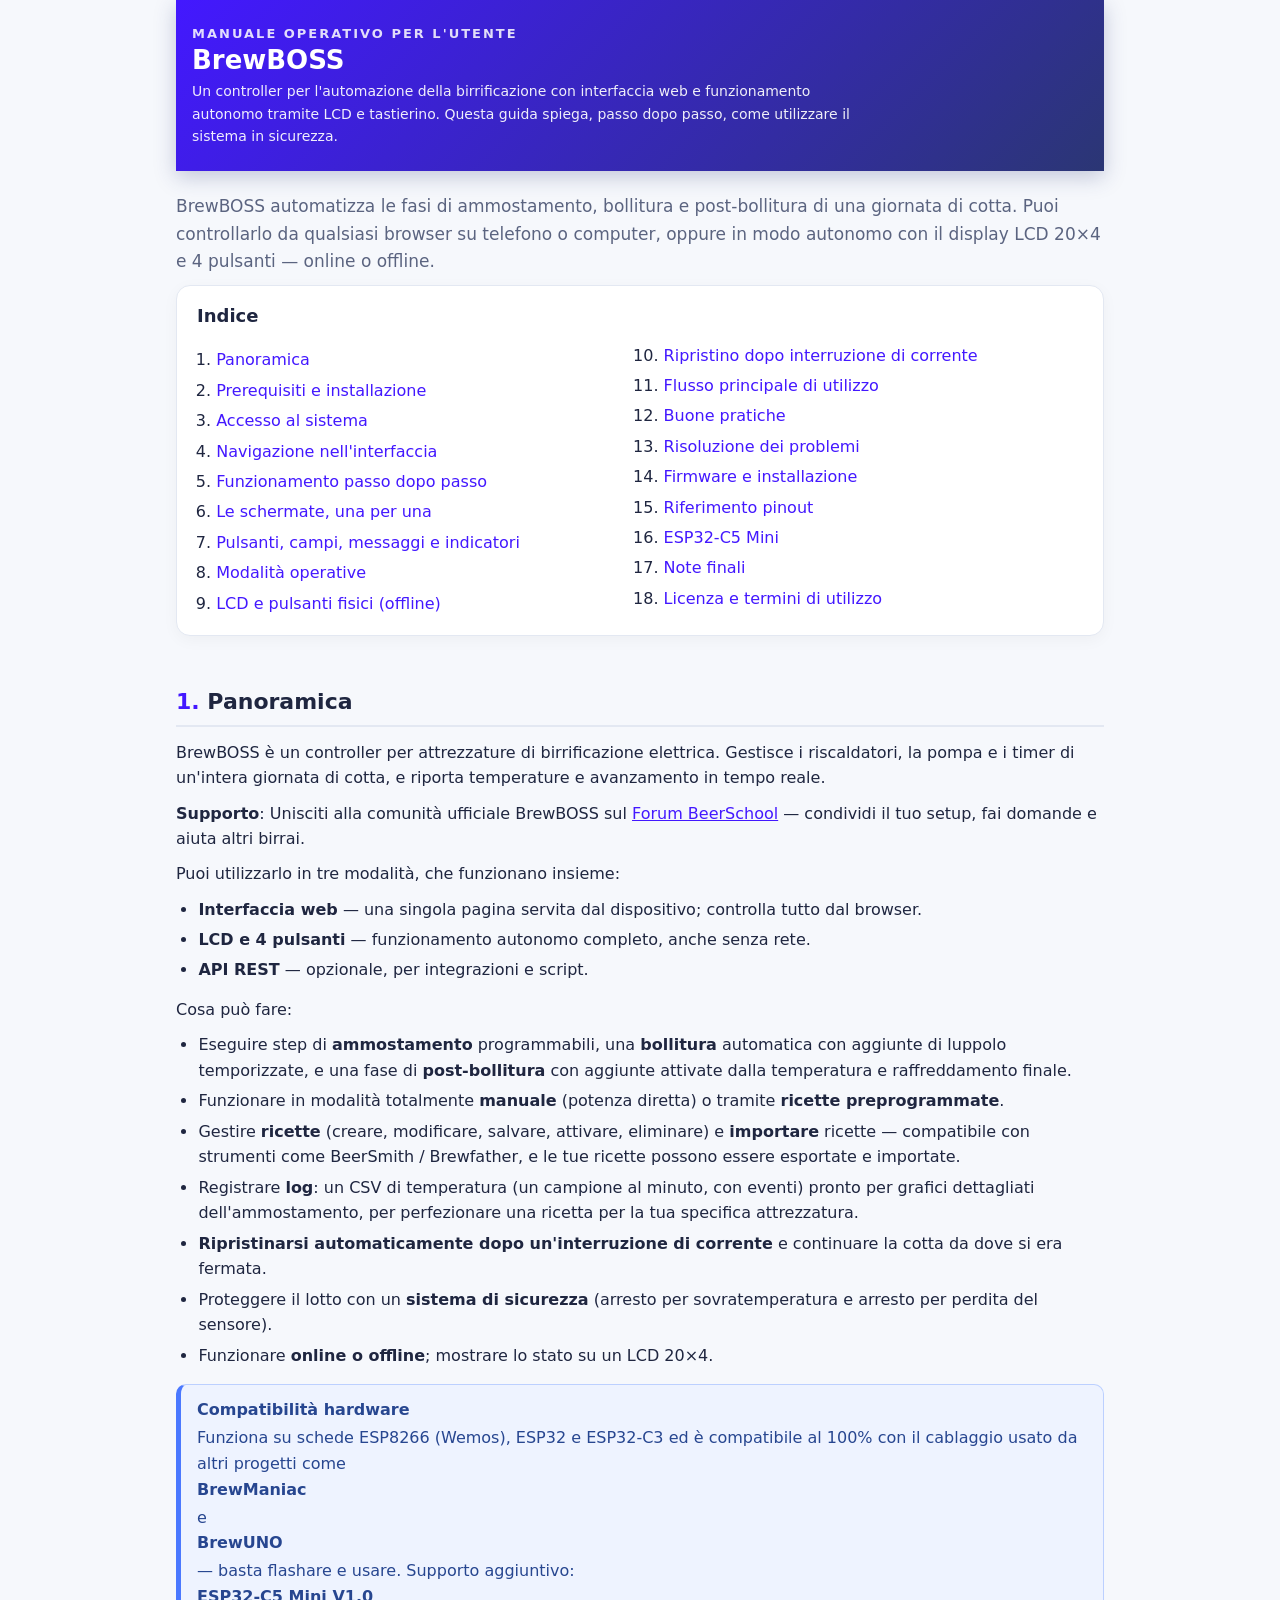
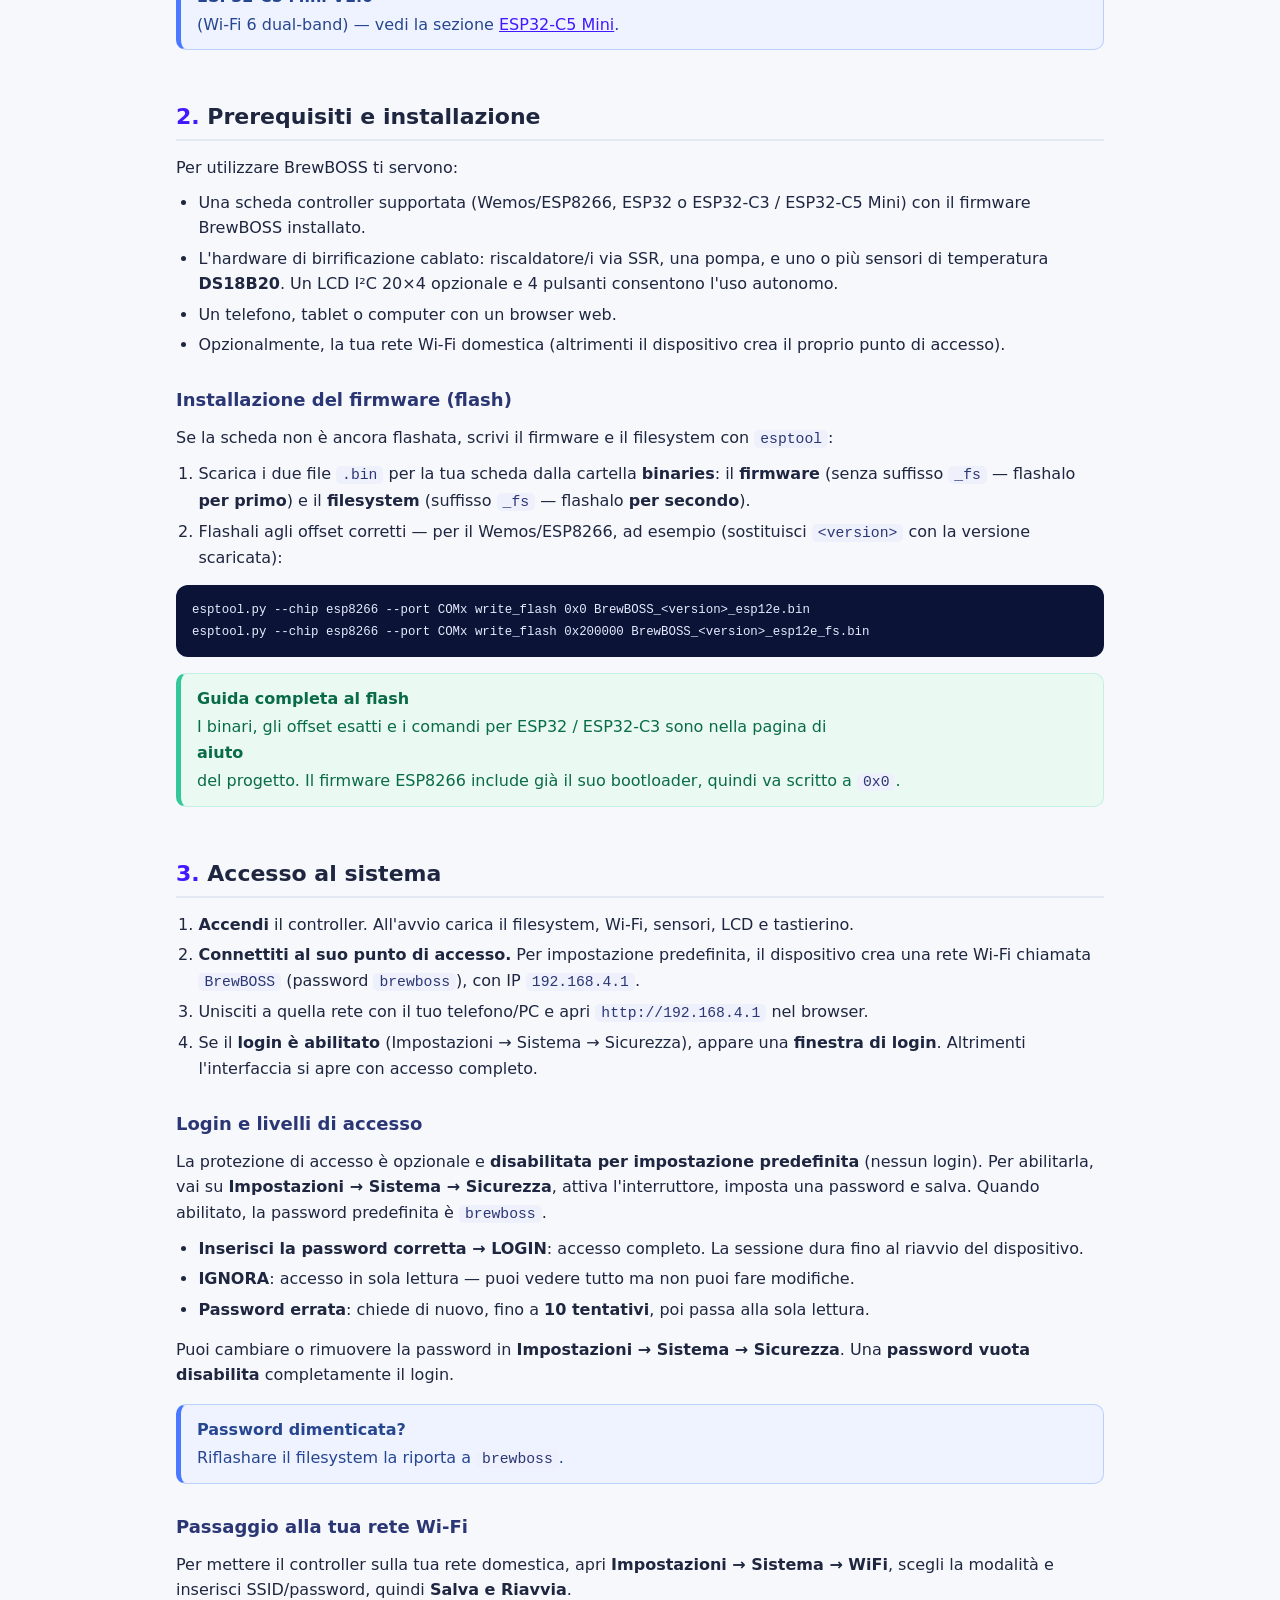
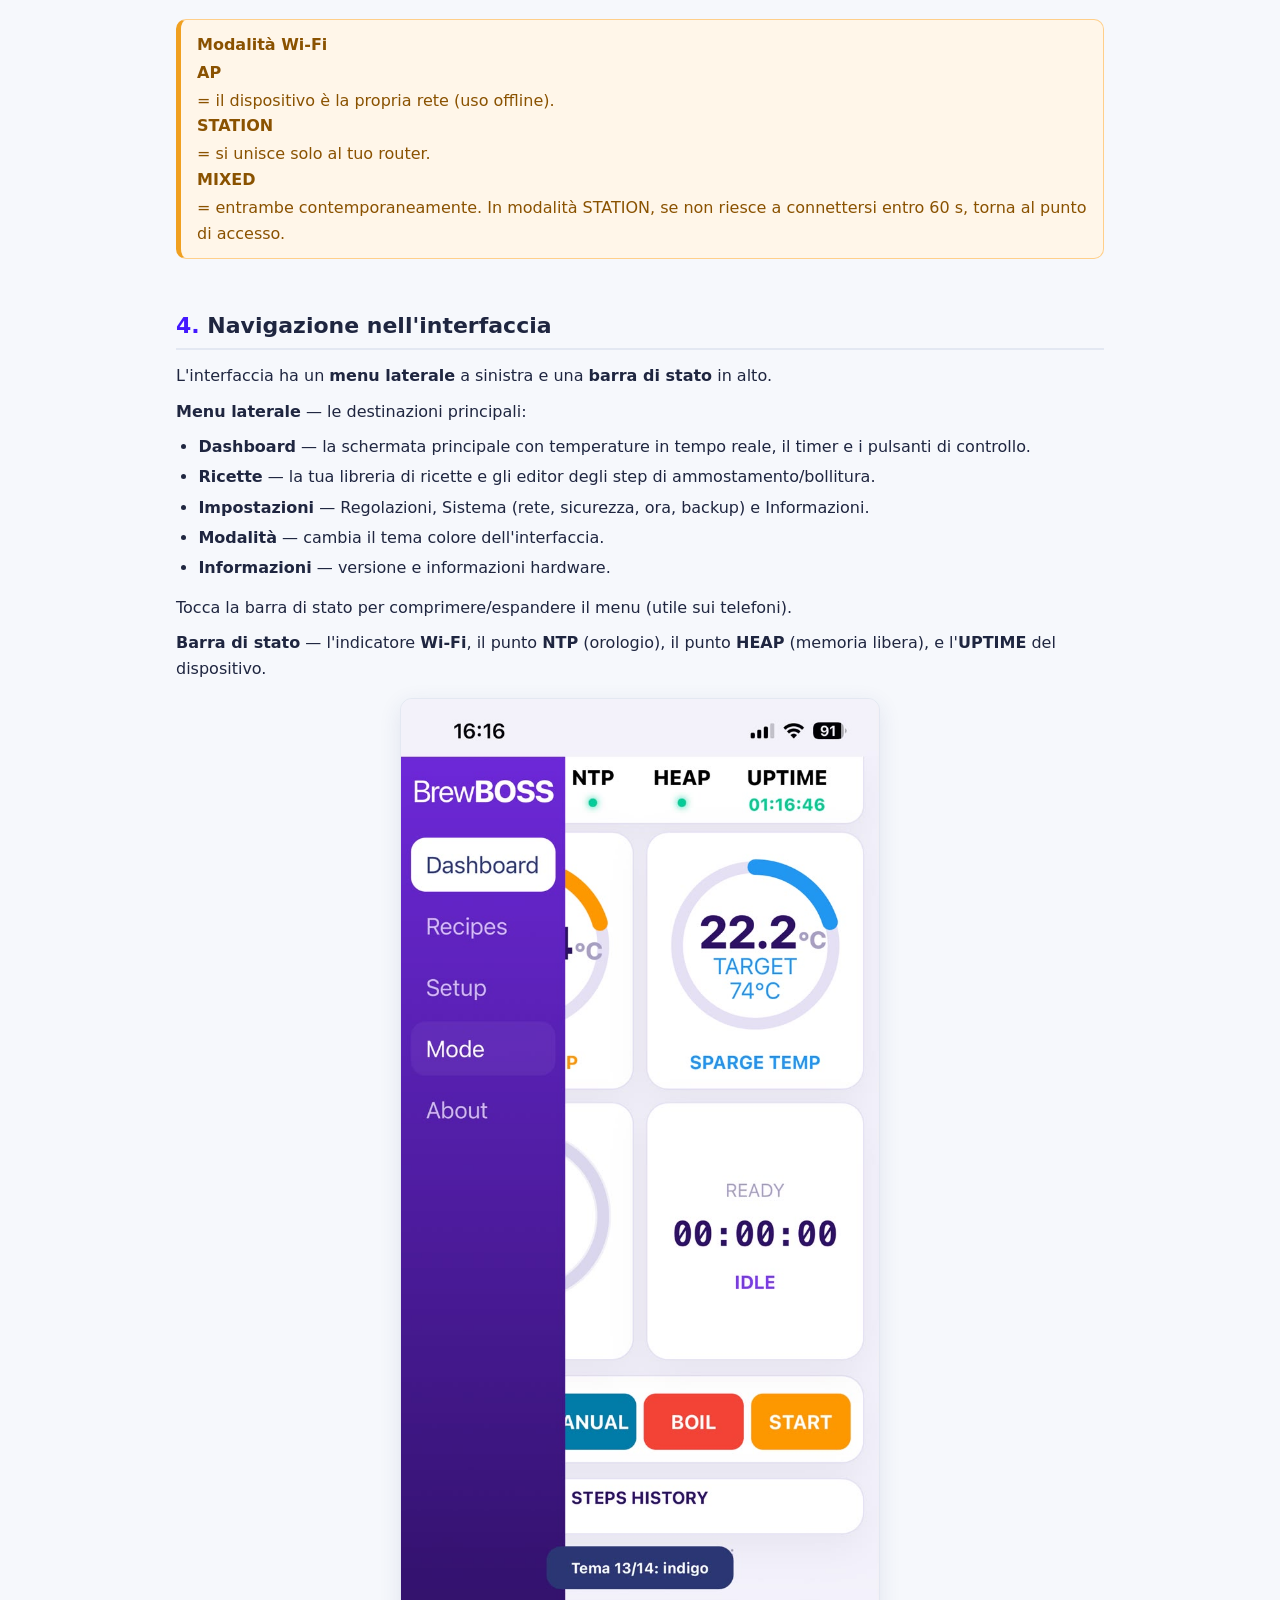
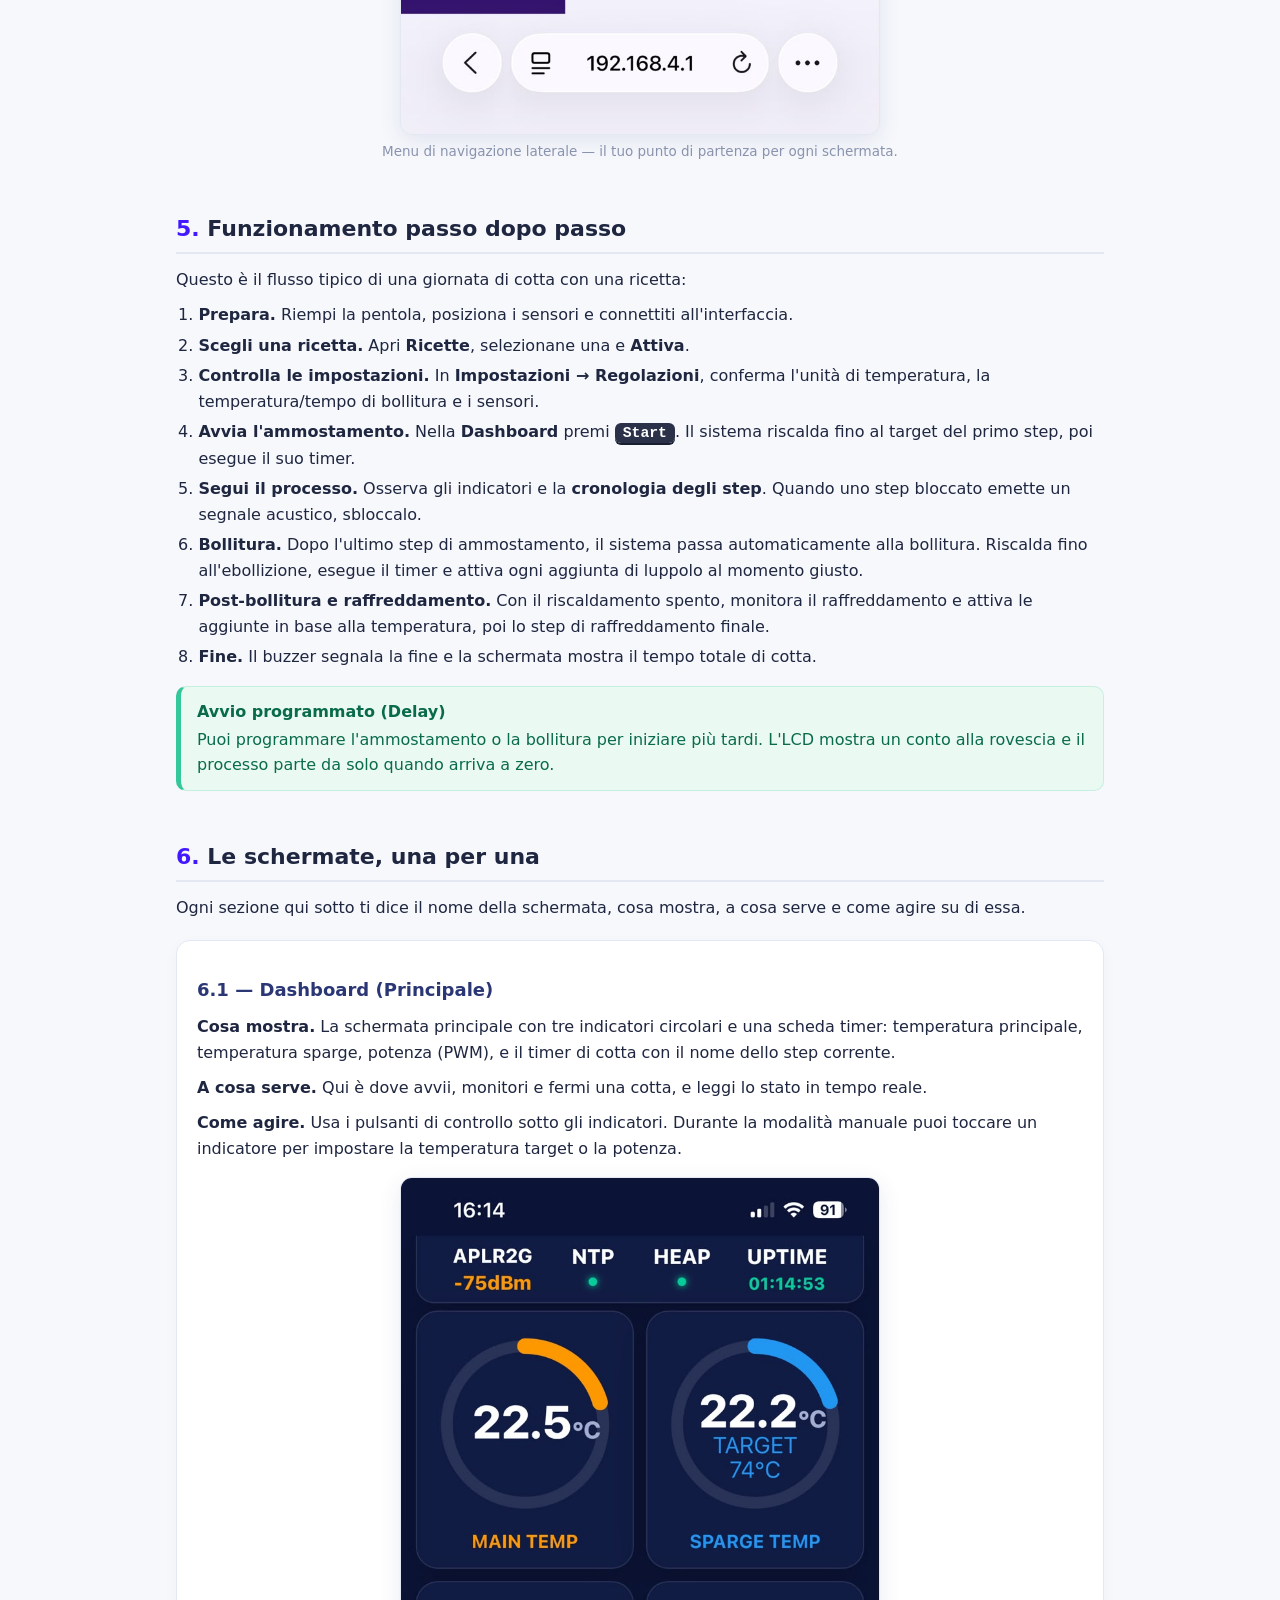
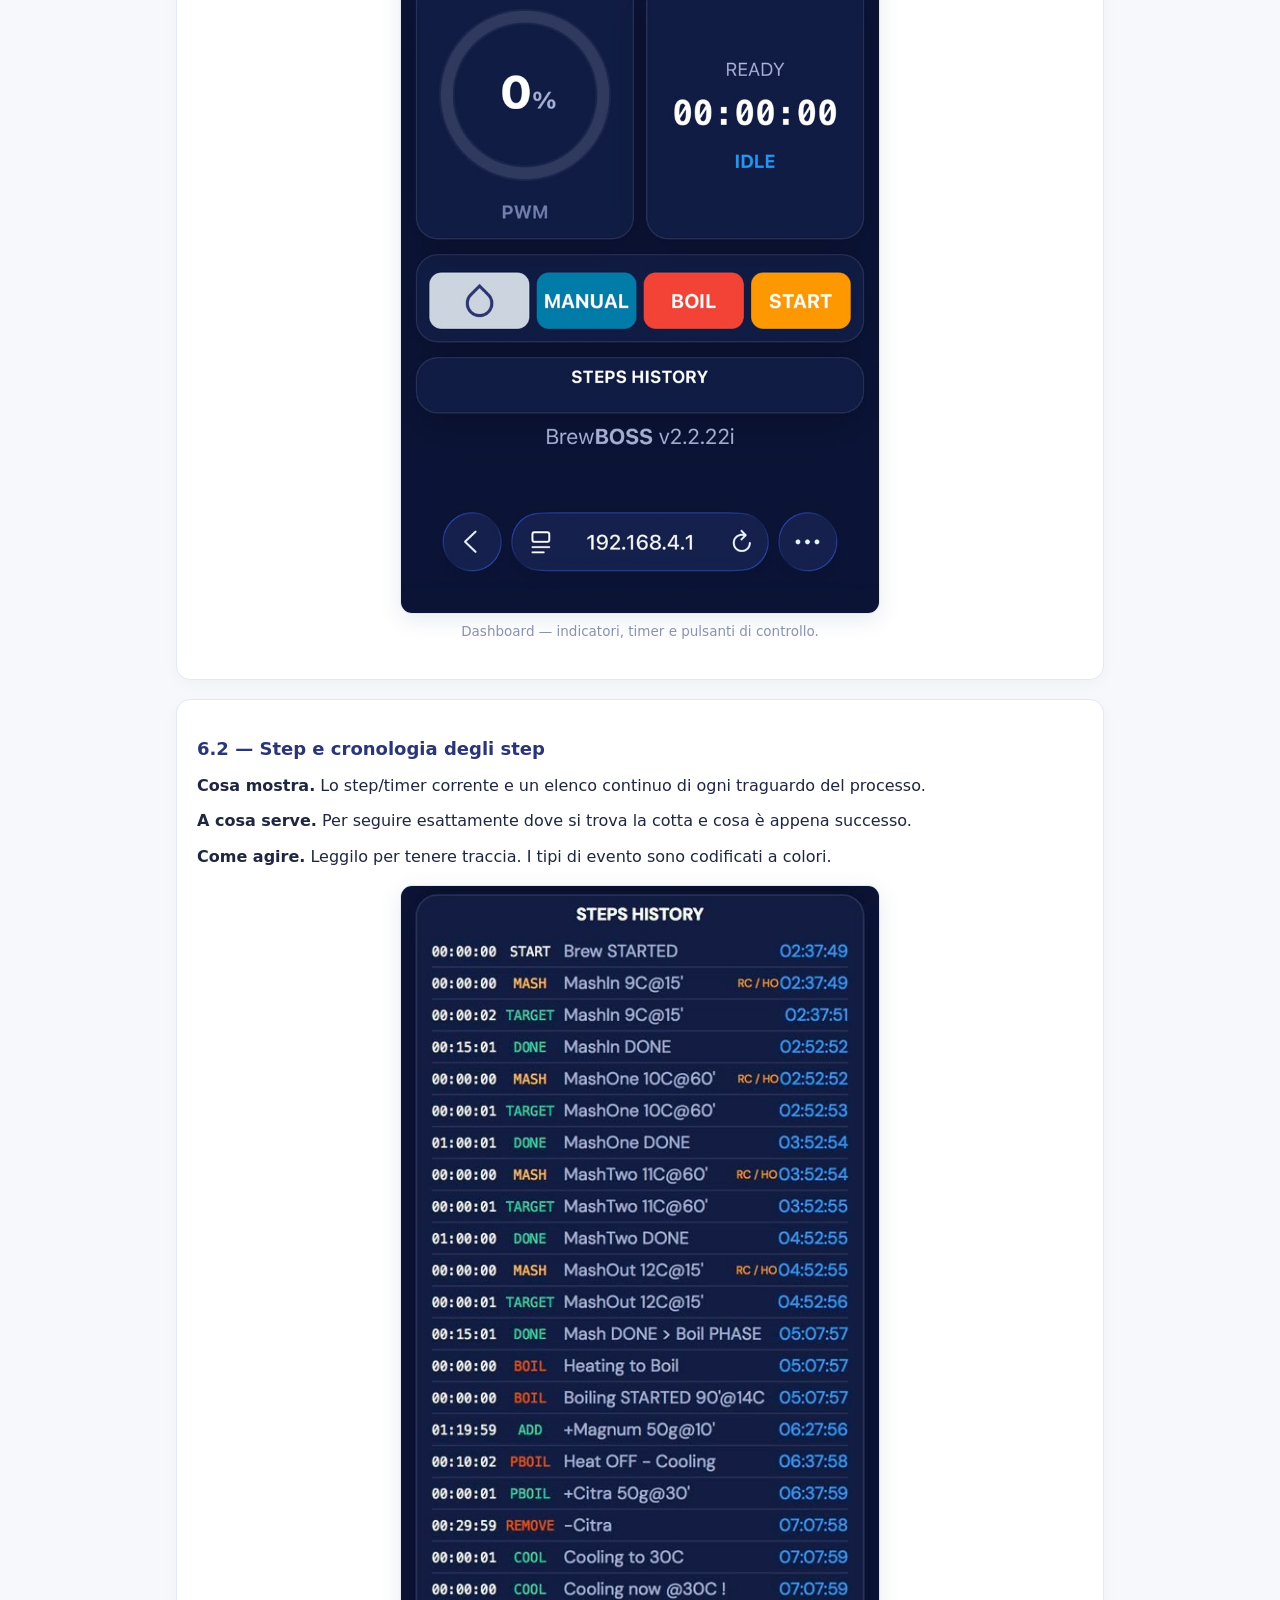
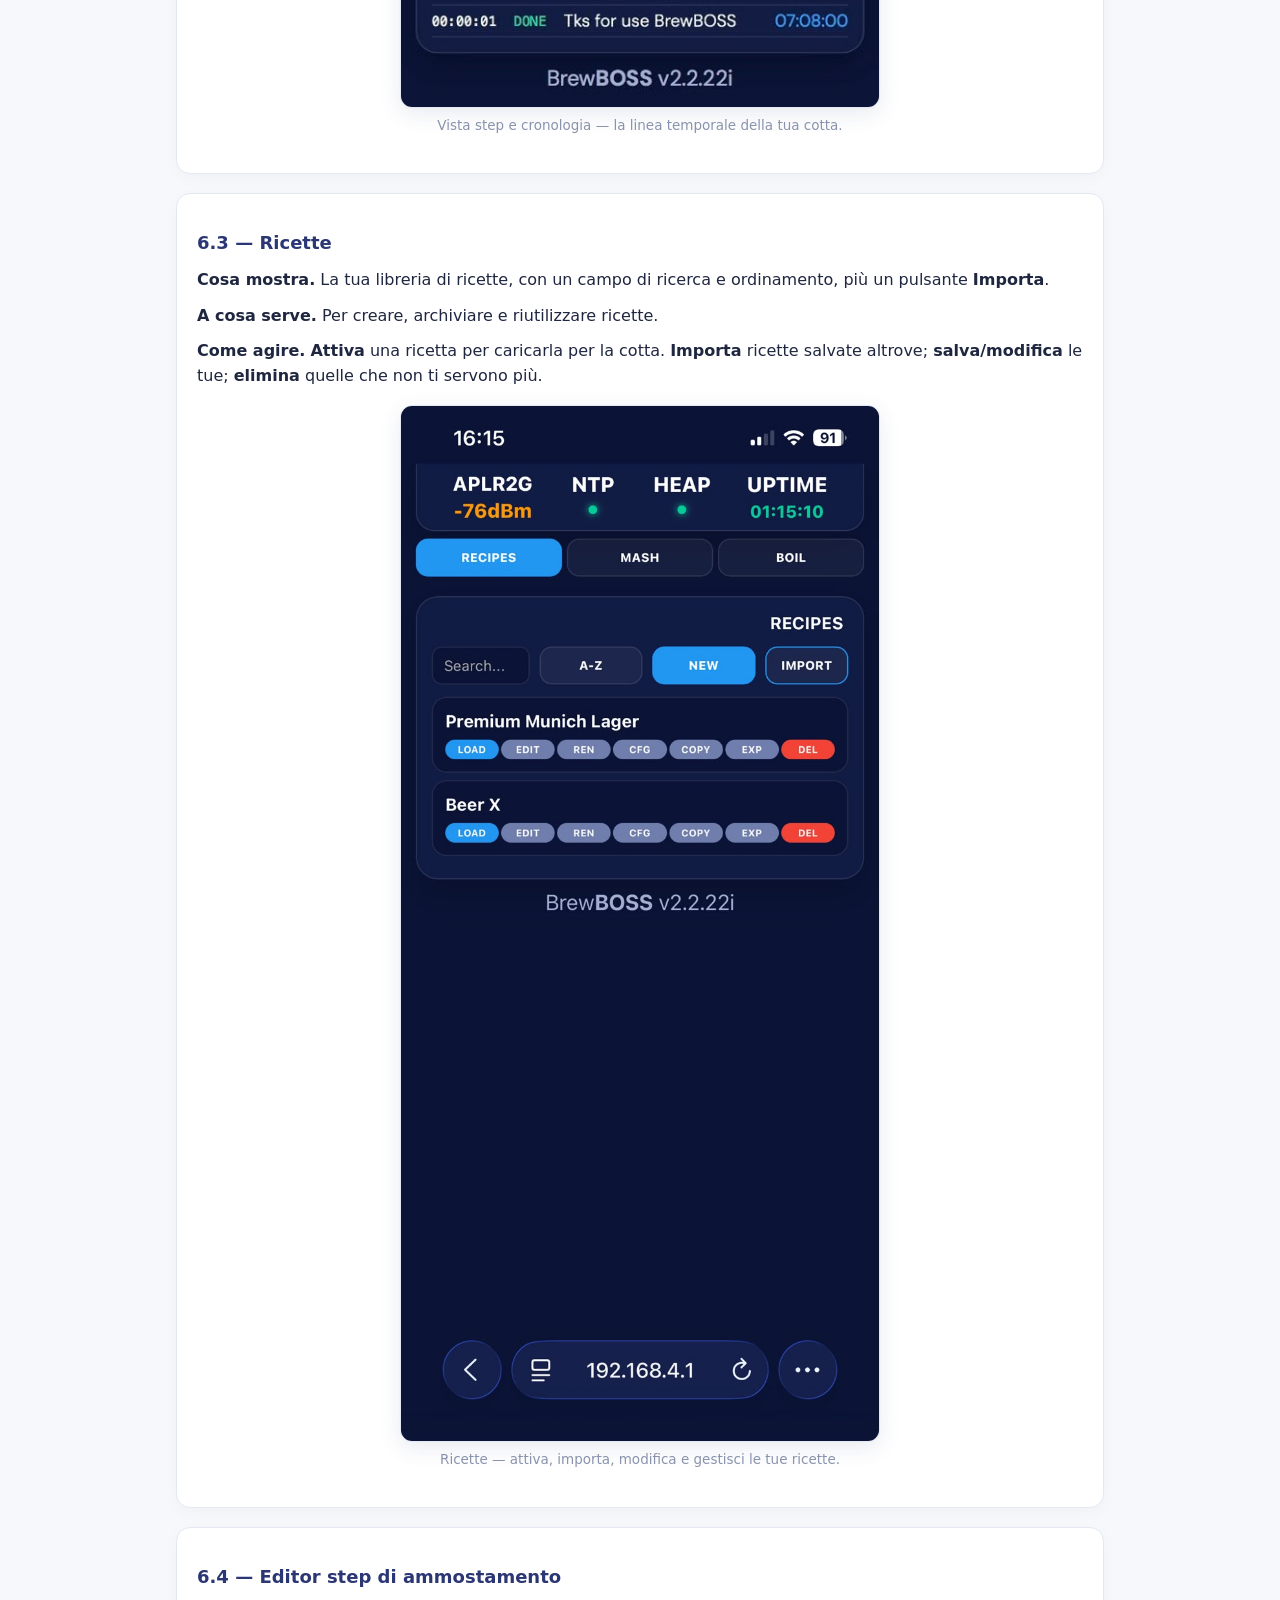
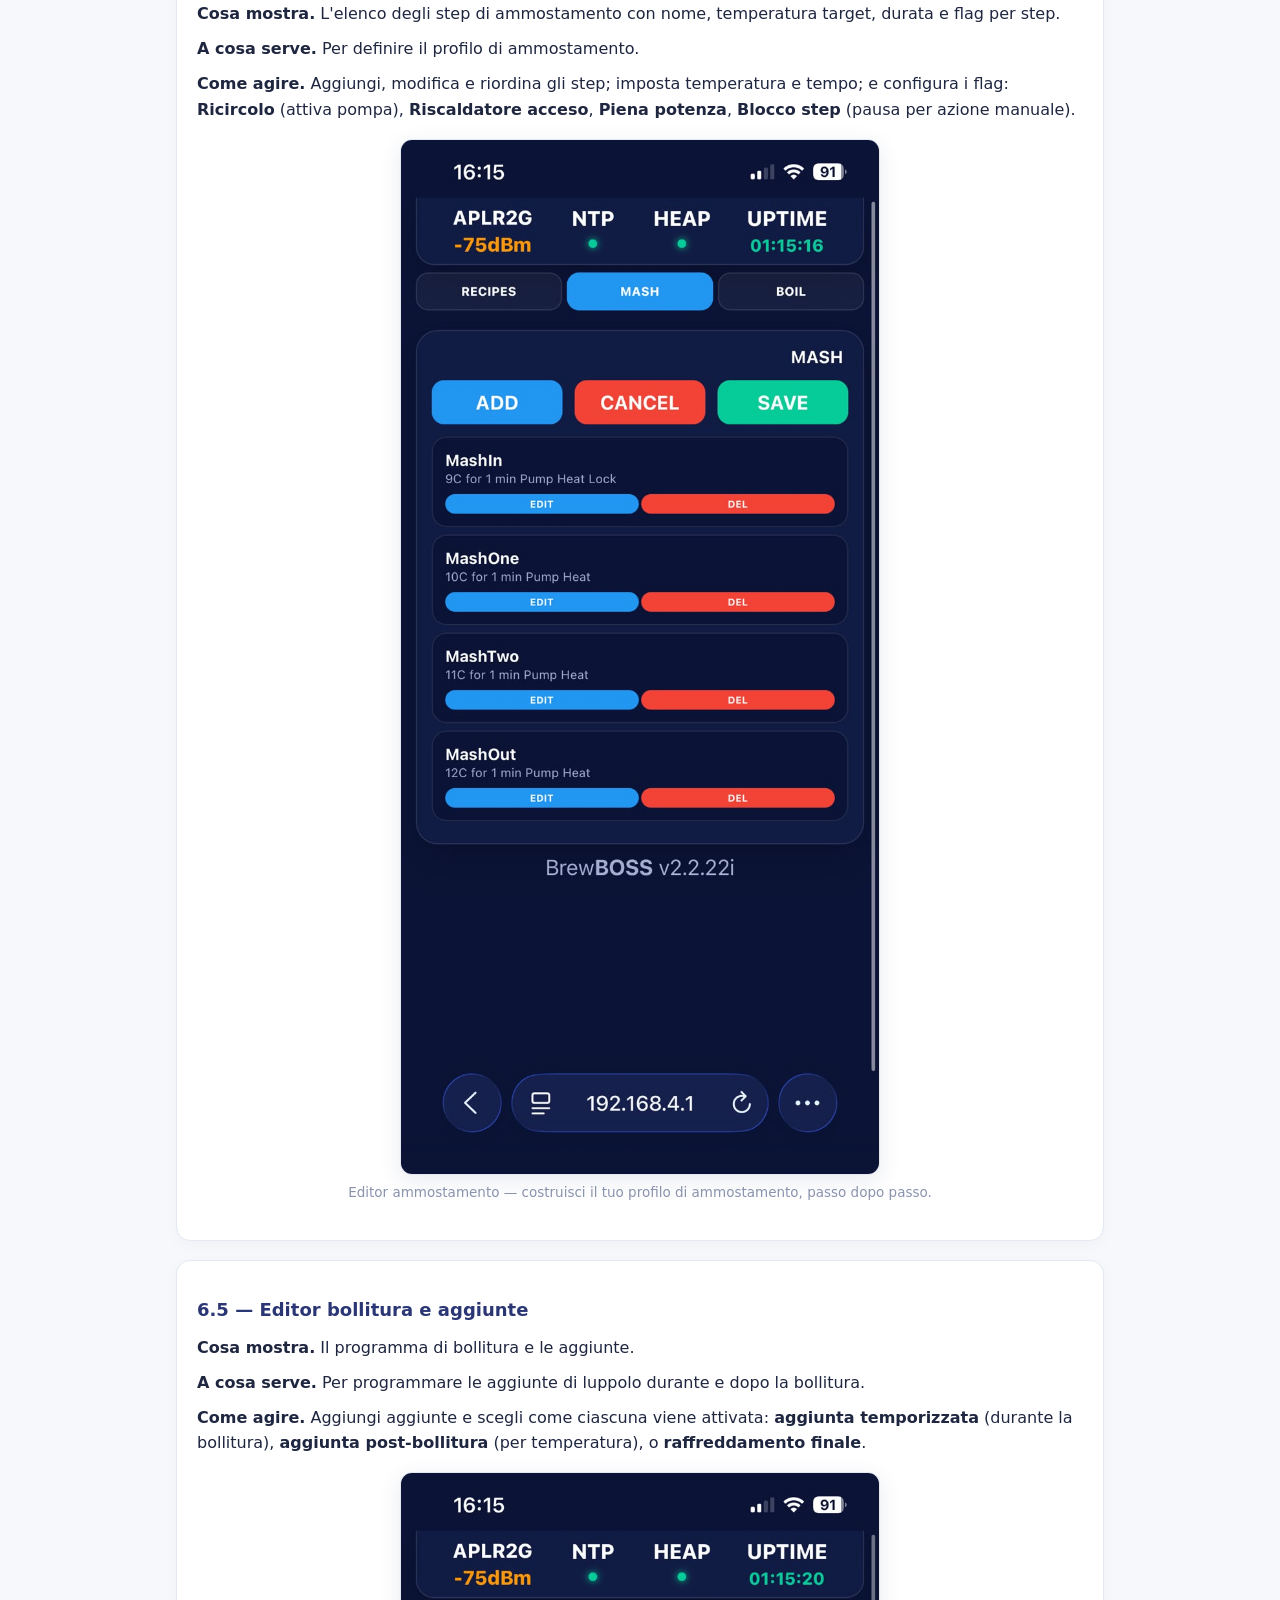
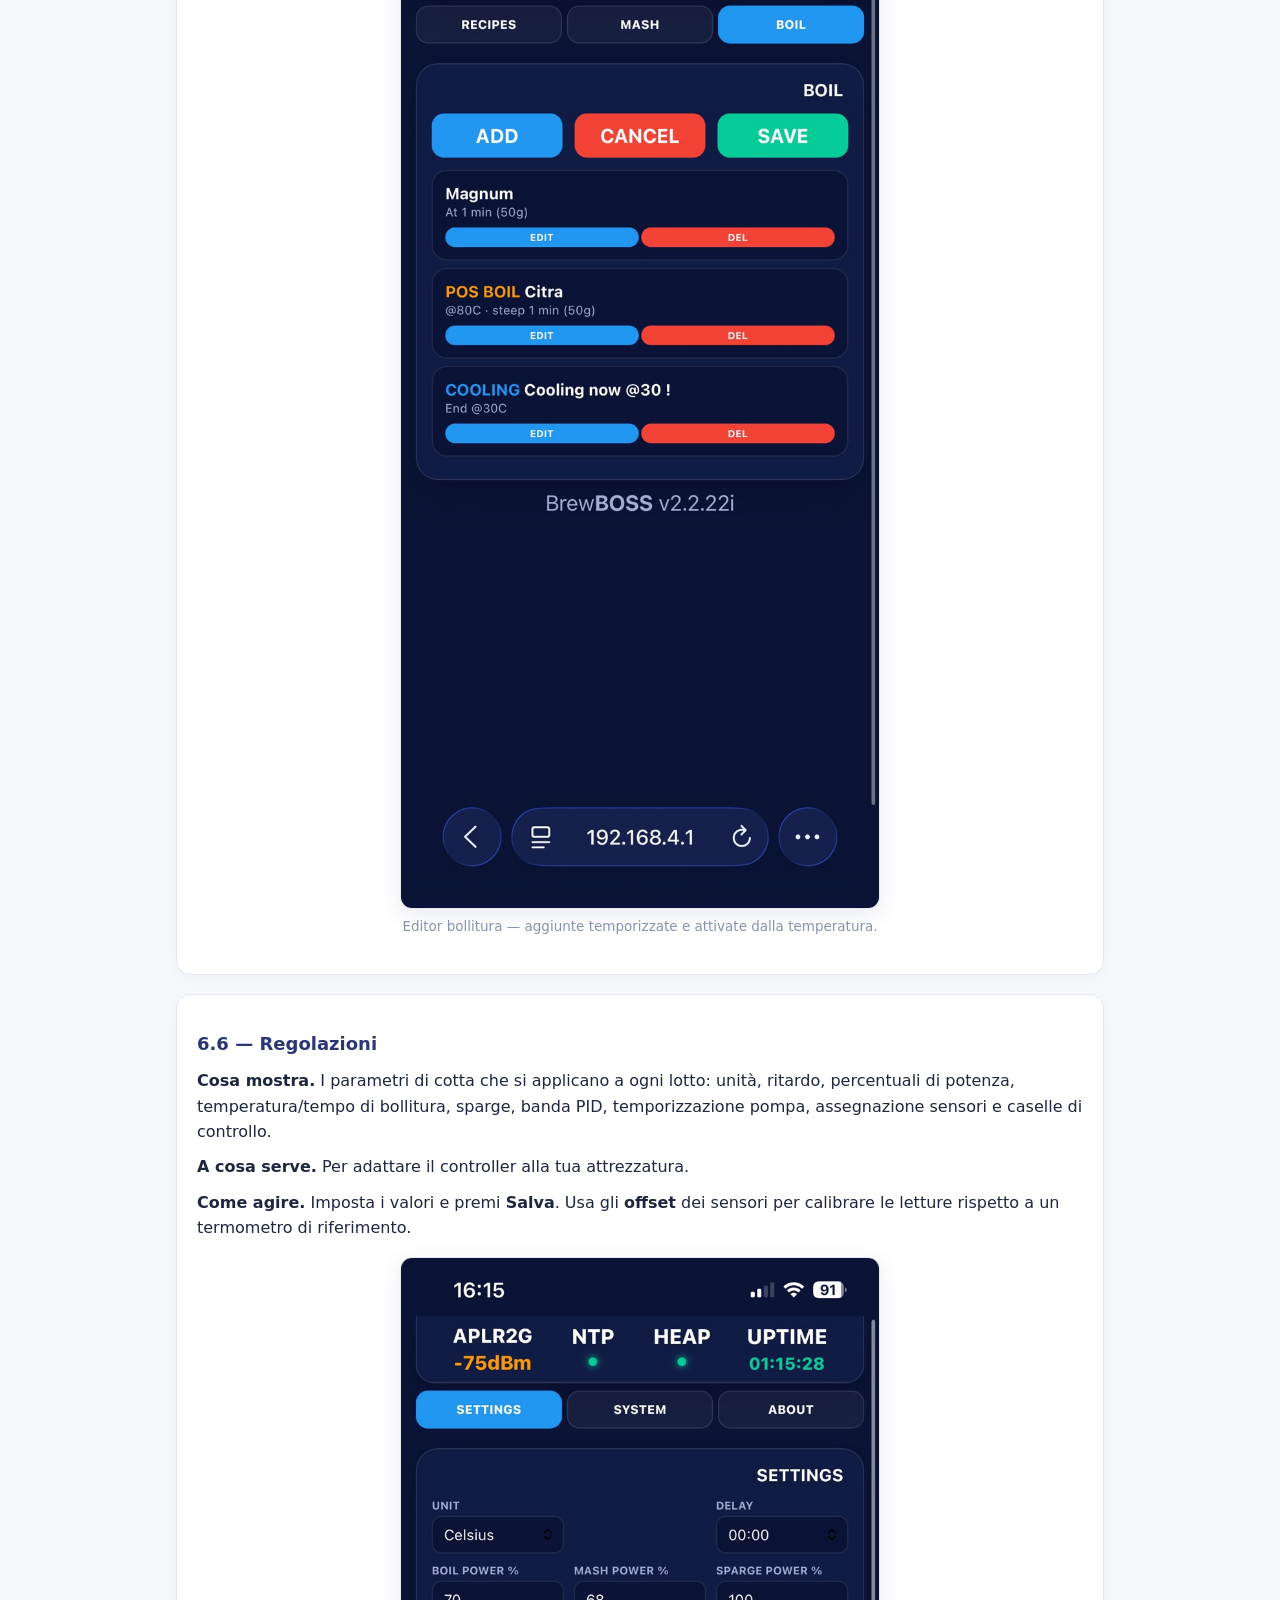
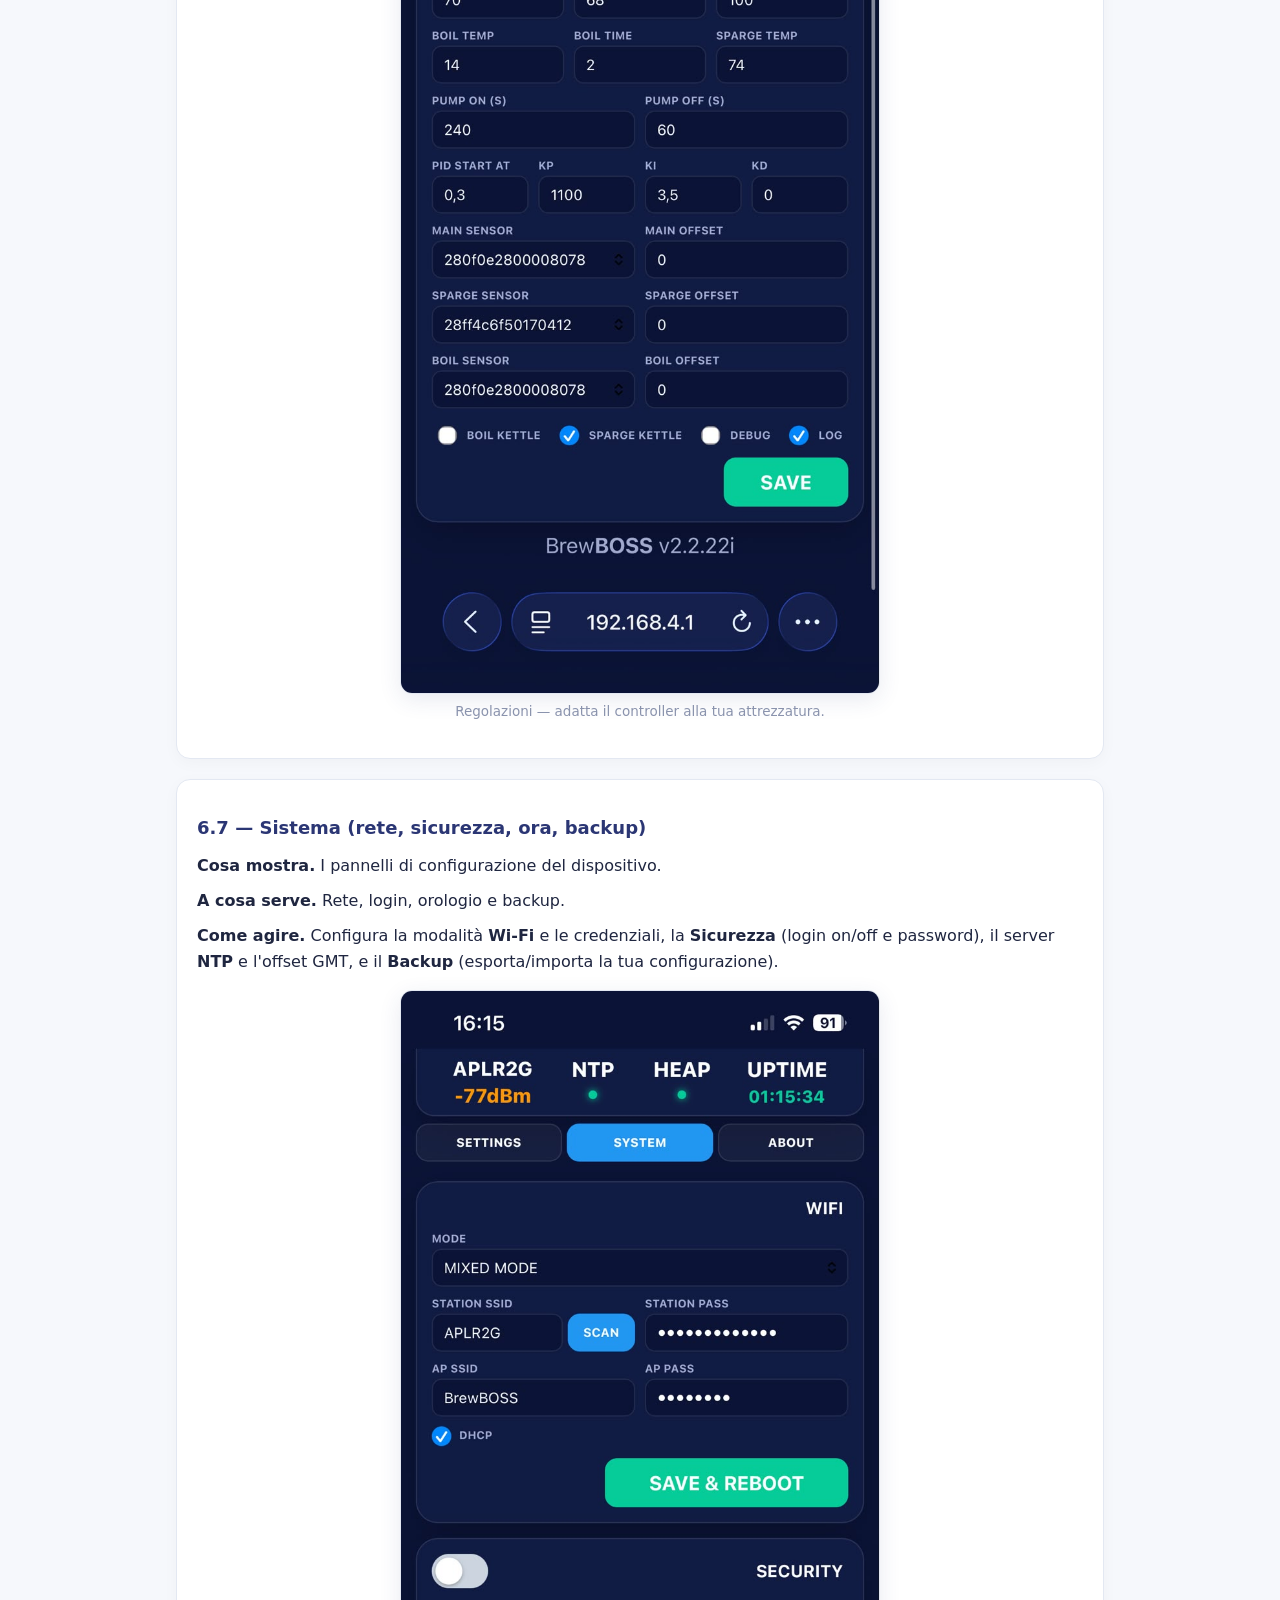
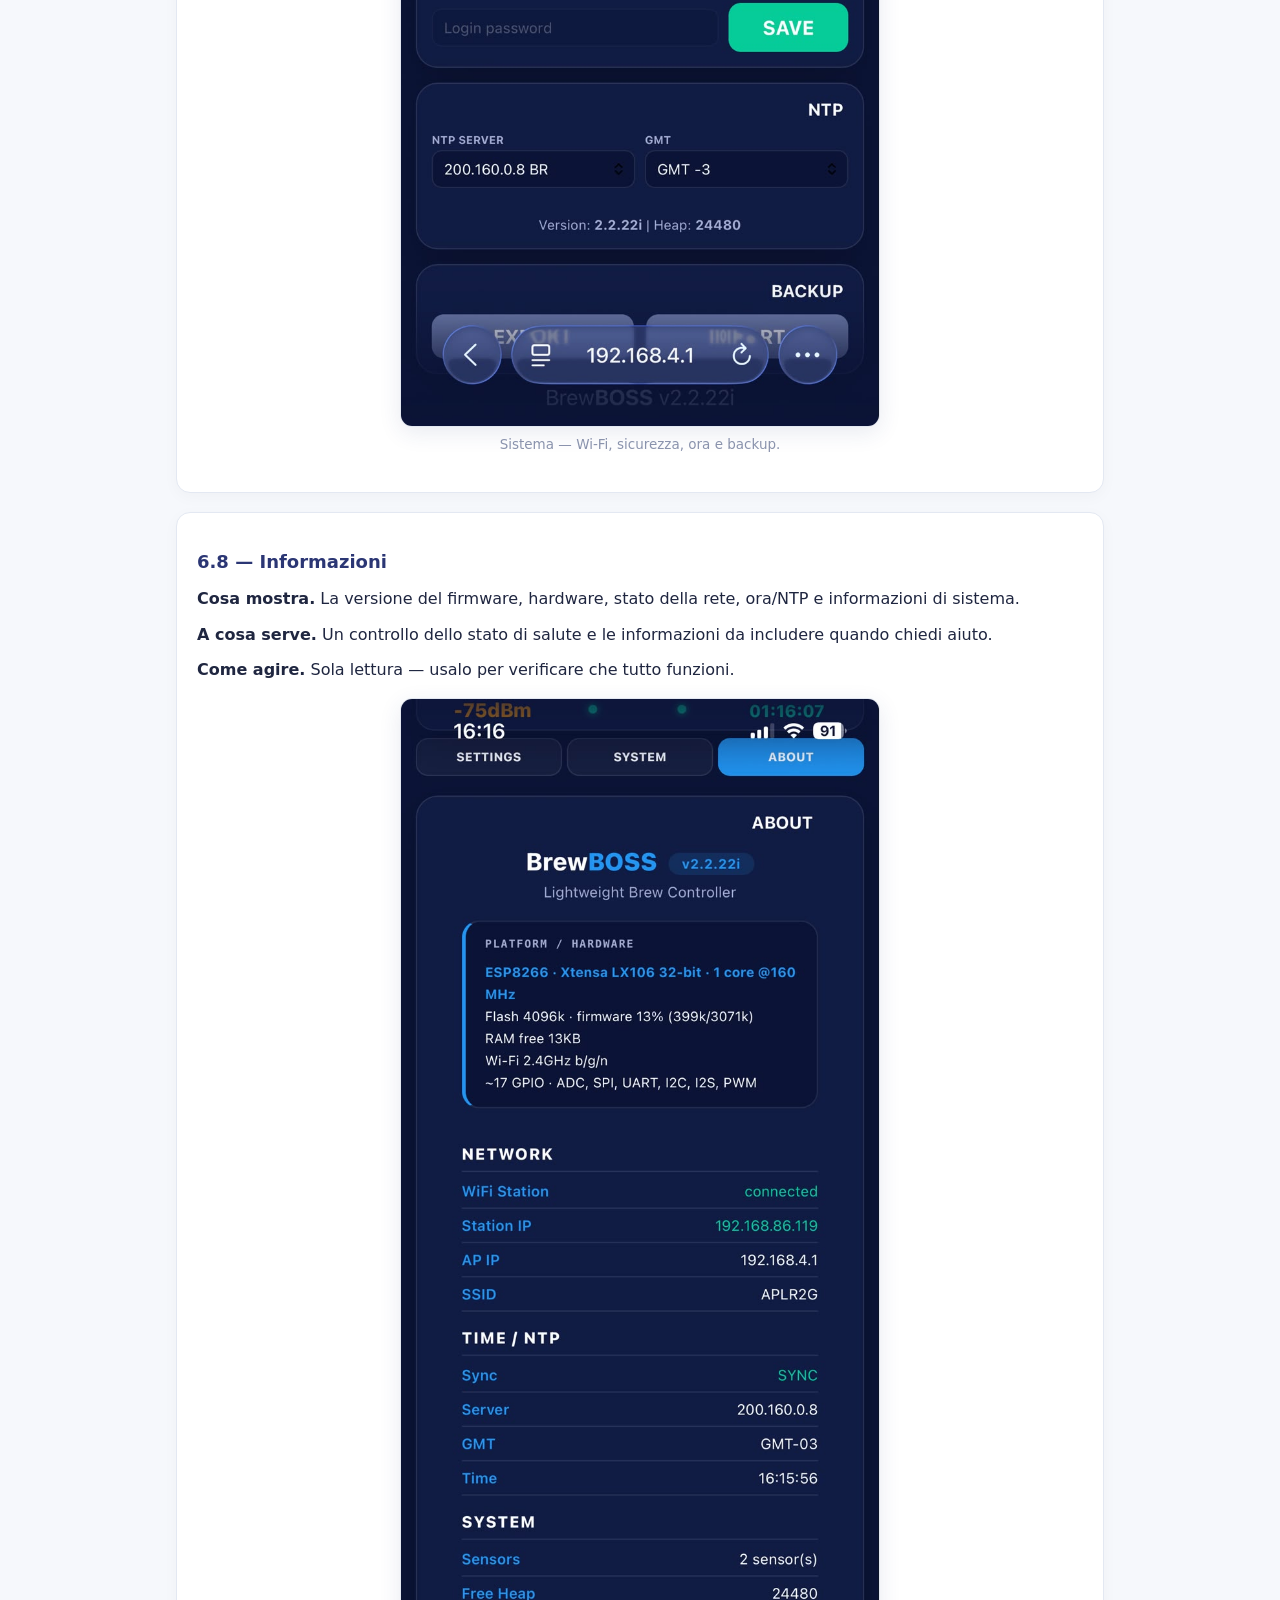
<file: manual_it.html>
<!DOCTYPE html>
<html lang="it">
<head>
<meta charset="utf-8">
<meta name="viewport" content="width=device-width, initial-scale=1">
<title>BrewBOSS — Manuale Operativo per l'Utente</title>
<style>
  :root{
    --accent:#4318FF; --accent2:#2B3674; --ink:#1f2640; --dim:#5b6480; --muted:#8a93ad;
    --bg:#f6f8fc; --card:#ffffff; --line:#e3e8f2;
    --tip-bg:#eafaf3; --tip-bd:#34c79933; --tip-tx:#0a6b4a;
    --warn-bg:#fff6e9; --warn-bd:#ffcf8a; --warn-tx:#8a5200;
    --note-bg:#eef3ff; --note-bd:#bcd0ff; --note-tx:#274690;
    --code:#0b1437;
  }
  *{box-sizing:border-box;}
  html{scroll-behavior:smooth;}
  body{margin:0;background:var(--bg);color:var(--ink);
    font-family:-apple-system,system-ui,"Segoe UI",Roboto,Helvetica,Arial,sans-serif;
    line-height:1.6;font-size:16px;}
  .wrap{max-width:960px;margin:0 auto;padding:0 16px 64px;}
  header.site{background:linear-gradient(135deg,var(--accent) 0%,var(--accent2) 100%);
    color:#fff;padding:24px 16px;box-shadow:0 6px 20px rgba(43,54,116,.25);
    display:flex;justify-content:space-between;align-items:flex-start;gap:12px;flex-wrap:wrap;}
  header.site .htext{min-width:0;}
  header.site .brand{font-size:13px;font-weight:700;letter-spacing:2px;text-transform:uppercase;opacity:.85;}
  header.site h1{margin:0 0 .15em;font-size:26px;line-height:1.2;}
  header.site h1 b{font-weight:800;}
  header.site .ver{display:inline-block;margin-left:8px;padding:2px 12px;border-radius:999px;
    background:rgba(255,255,255,.18);font-size:14px;font-weight:700;vertical-align:middle;white-space:nowrap;}
  header.site p{margin:.3em 0 0;opacity:.92;max-width:680px;font-size:14px;}
  .lang{background:rgba(255,255,255,.15);color:#fff;border:1px solid rgba(255,255,255,.4);
    border-radius:10px;padding:6px 10px;font-size:14px;font-weight:700;cursor:pointer;flex:none;margin-top:2px;}
  .lang option{color:#2B3674;background:#fff;}
  main{margin-top:22px;}
  h2{font-size:22px;margin:2.2em 0 .6em;padding-bottom:.25em;border-bottom:2px solid var(--line);scroll-margin-top:14px;}
  h3{font-size:18px;margin:1.6em 0 .4em;color:var(--accent2);scroll-margin-top:14px;}
  h2 .num,h3 .num{color:var(--accent);font-weight:800;}
  p{margin:.6em 0;}
  a{color:var(--accent);}
  ul,ol{margin:.5em 0 .9em;padding-left:1.4em;}
  li{margin:.3em 0;}
  code,kbd{font-family:"Cascadia Code",Consolas,monospace;font-size:.92em;}
  code{background:#eef1fb;color:var(--accent2);padding:1px 6px;border-radius:5px;}
  kbd{background:#2b3148;color:#fff;border-radius:6px;padding:2px 8px;font-weight:700;box-shadow:0 2px 0 #1a1f30;}
  pre{background:var(--code);color:#e6ebff;border-radius:12px;padding:14px 16px;overflow:auto;
    font-family:"Cascadia Code",Consolas,monospace;font-size:13.5px;line-height:1.6;}
  pre code{background:none;color:inherit;padding:0;}
  .toc{background:var(--card);border:1px solid var(--line);border-radius:14px;padding:16px 20px;box-shadow:0 4px 16px rgba(0,0,0,.04);}
  .toc h2{margin:0 0 .4em;border:0;font-size:18px;}
  .toc ol{columns:2;column-gap:28px;padding-left:1.2em;margin:0;}
  @media(max-width:640px){.toc ol{columns:1;}}
  .toc a{text-decoration:none;}
  .toc a:hover{text-decoration:underline;}
  figure{margin:1em 0 1.4em;}
  figure img{display:block;width:100%;max-width:480px;height:auto;margin-left:auto;margin-right:auto;
    border:1px solid var(--line);border-radius:12px;box-shadow:0 6px 22px rgba(43,54,116,.10);background:#fff;}
  figcaption{margin-top:.5em;font-size:13.5px;color:var(--muted);text-align:center;}
  .callout{border:1px solid var(--line);border-left-width:5px;border-radius:10px;padding:12px 16px;margin:1em 0;}
  .callout b{display:block;margin-bottom:.15em;}
  .tip{background:var(--tip-bg);border-color:var(--tip-bd);border-left-color:#34c799;color:var(--tip-tx);}
  .warn{background:var(--warn-bg);border-color:var(--warn-bd);border-left-color:#f0a020;color:var(--warn-tx);}
  .note{background:var(--note-bg);border-color:var(--note-bd);border-left-color:#4a78ff;color:var(--note-tx);}
  .tablewrap{overflow-x:auto;margin:1em 0;}
  table{border-collapse:collapse;width:100%;font-size:14.5px;min-width:520px;}
  th,td{border:1px solid var(--line);padding:8px 11px;text-align:left;vertical-align:top;}
  th{background:#eef1fb;color:var(--accent2);font-weight:700;}
  tbody tr:nth-child(even){background:#fafbff;}
  .lead{font-size:17px;color:var(--dim);}
  footer{margin-top:48px;padding-top:18px;border-top:1px solid var(--line);font-size:13px;color:var(--muted);text-align:center;}
  footer b{color:var(--dim);}
  .screen{background:var(--card);border:1px solid var(--line);border-radius:14px;padding:6px 20px 14px;
    margin:1.2em 0;box-shadow:0 4px 16px rgba(0,0,0,.03);}
</style>
</head>
<body>

<div class="wrap">
  <header class="site">
    <div class="htext">
      <div class="brand" >Manuale Operativo per l'Utente</div>
      <h1>Brew<b>BOSS</b></h1>
      <p >Un controller per l'automazione della birrificazione con interfaccia web e funzionamento autonomo tramite LCD e tastierino. Questa guida spiega, passo dopo passo, come utilizzare il sistema in sicurezza.</p>
    </div>
    
  </header>

  <main>
    <p class="lead" >BrewBOSS automatizza le fasi di ammostamento, bollitura e post-bollitura di una giornata di cotta. Puoi controllarlo da qualsiasi browser su telefono o computer, oppure in modo autonomo con il display LCD 20×4 e 4 pulsanti — online o offline.</p>

    <nav class="toc" aria-label="Indice dei contenuti">
      <h2 >Indice</h2>
      <ol>
        <li><a href="#overview" >Panoramica</a></li>
        <li><a href="#prerequisites" >Prerequisiti e installazione</a></li>
        <li><a href="#access" >Accesso al sistema</a></li>
        <li><a href="#navigation" >Navigazione nell'interfaccia</a></li>
        <li><a href="#operation" >Funzionamento passo dopo passo</a></li>
        <li><a href="#screens" >Le schermate, una per una</a></li>
        <li><a href="#indicators" >Pulsanti, campi, messaggi e indicatori</a></li>
        <li><a href="#modes" >Modalità operative</a></li>
        <li><a href="#standalone" >LCD e pulsanti fisici (offline)</a></li>
        <li><a href="#recovery" >Ripristino dopo interruzione di corrente</a></li>
        <li><a href="#flow" >Flusso principale di utilizzo</a></li>
        <li><a href="#best" >Buone pratiche</a></li>
        <li><a href="#trouble" >Risoluzione dei problemi</a></li>
        <li><a href="#firmware" >Firmware e installazione</a></li>
        <li><a href="#pinout" >Riferimento pinout</a></li>
    <li><a href="#esp32c5">ESP32-C5 Mini</a></li>
        <li><a href="#notes" >Note finali</a></li>
        <li><a href="#license" >Licenza e termini di utilizzo</a></li>
      </ol>
    </nav>

    <h2 id="overview"><span class="num">1.</span> <span >Panoramica</span></h2>
    <p >BrewBOSS è un controller per attrezzature di birrificazione elettrica. Gestisce i riscaldatori, la pompa e i timer di un'intera giornata di cotta, e riporta temperature e avanzamento in tempo reale.</p>
    <p><b >Supporto</b>: <span >Unisciti alla comunità ufficiale BrewBOSS sul <a href='https://beerschool.circle.so/c/forum-aberto/brewboss-command-the-brew-own-the-process' target='_blank' rel='noopener'>Forum BeerSchool</a> — condividi il tuo setup, fai domande e aiuta altri birrai.</span></p>
    <p >Puoi utilizzarlo in tre modalità, che funzionano insieme:</p>
    <ul>
      <li ><b>Interfaccia web</b> — una singola pagina servita dal dispositivo; controlla tutto dal browser.</li>
      <li ><b>LCD e 4 pulsanti</b> — funzionamento autonomo completo, anche senza rete.</li>
      <li ><b>API REST</b> — opzionale, per integrazioni e script.</li>
    </ul>
    <p >Cosa può fare:</p>
    <ul>
      <li >Eseguire step di <b>ammostamento</b> programmabili, una <b>bollitura</b> automatica con aggiunte di luppolo temporizzate, e una fase di <b>post-bollitura</b> con aggiunte attivate dalla temperatura e raffreddamento finale.</li>
      <li >Funzionare in modalità totalmente <b>manuale</b> (potenza diretta) o tramite <b>ricette preprogrammate</b>.</li>
      <li >Gestire <b>ricette</b> (creare, modificare, salvare, attivare, eliminare) e <b>importare</b> ricette — compatibile con strumenti come BeerSmith / Brewfather, e le tue ricette possono essere esportate e importate.</li>
      <li >Registrare <b>log</b>: un CSV di temperatura (un campione al minuto, con eventi) pronto per grafici dettagliati dell'ammostamento, per perfezionare una ricetta per la tua specifica attrezzatura.</li>
      <li ><b>Ripristinarsi automaticamente dopo un'interruzione di corrente</b> e continuare la cotta da dove si era fermata.</li>
      <li >Proteggere il lotto con un <b>sistema di sicurezza</b> (arresto per sovratemperatura e arresto per perdita del sensore).</li>
      <li >Funzionare <b>online o offline</b>; mostrare lo stato su un LCD 20×4.</li>
    </ul>
    <div class="callout note"><b >Compatibilità hardware</b><span >Funziona su schede ESP8266 (Wemos), ESP32 e ESP32-C3 ed è compatibile al 100% con il cablaggio usato da altri progetti come <b>BrewManiac</b> e <b>BrewUNO</b> — basta flashare e usare. Supporto aggiuntivo: <b>ESP32-C5 Mini V1.0</b> (Wi-Fi 6 dual-band) — vedi la sezione <a href="#esp32c5">ESP32-C5 Mini</a>.<!--C5SUPPORT--></span></div>

    <h2 id="prerequisites"><span class="num">2.</span> <span >Prerequisiti e installazione</span></h2>
    <p >Per utilizzare BrewBOSS ti servono:</p>
    <ul>
      <li >Una scheda controller supportata (Wemos/ESP8266, ESP32 o ESP32-C3 / ESP32-C5 Mini) con il firmware BrewBOSS installato.</li>
      <li >L'hardware di birrificazione cablato: riscaldatore/i via SSR, una pompa, e uno o più sensori di temperatura <b>DS18B20</b>. Un LCD I²C 20×4 opzionale e 4 pulsanti consentono l'uso autonomo.</li>
      <li >Un telefono, tablet o computer con un browser web.</li>
      <li >Opzionalmente, la tua rete Wi‑Fi domestica (altrimenti il dispositivo crea il proprio punto di accesso).</li>
    </ul>
    <h3 >Installazione del firmware (flash)</h3>
    <p >Se la scheda non è ancora flashata, scrivi il firmware e il filesystem con <code>esptool</code>:</p>
    <ol>
      <li >Scarica i due file <code>.bin</code> per la tua scheda dalla cartella <b>binaries</b>: il <b>firmware</b> (senza suffisso <code>_fs</code> — flashalo <b>per primo</b>) e il <b>filesystem</b> (suffisso <code>_fs</code> — flashalo <b>per secondo</b>).</li>
      <li >Flashali agli offset corretti — per il Wemos/ESP8266, ad esempio (sostituisci <code>&lt;version&gt;</code> con la versione scaricata):</li>
    </ol>
    <pre><code>esptool.py --chip esp8266 --port COMx write_flash 0x0 BrewBOSS_&lt;version&gt;_esp12e.bin
esptool.py --chip esp8266 --port COMx write_flash 0x200000 BrewBOSS_&lt;version&gt;_esp12e_fs.bin</code></pre>
    <div class="callout tip"><b >Guida completa al flash</b><span >I binari, gli offset esatti e i comandi per ESP32 / ESP32-C3 sono nella pagina di <b>aiuto</b> del progetto. Il firmware ESP8266 include già il suo bootloader, quindi va scritto a <code>0x0</code>.</span></div>

    <h2 id="access"><span class="num">3.</span> <span >Accesso al sistema</span></h2>
    <ol>
      <li ><b>Accendi</b> il controller. All'avvio carica il filesystem, Wi‑Fi, sensori, LCD e tastierino.</li>
      <li ><b>Connettiti al suo punto di accesso.</b> Per impostazione predefinita, il dispositivo crea una rete Wi‑Fi chiamata <code>BrewBOSS</code> (password <code>brewboss</code>), con IP <code>192.168.4.1</code>.</li>
      <li >Unisciti a quella rete con il tuo telefono/PC e apri <code>http://192.168.4.1</code> nel browser.</li>
      <li >Se il <b>login è abilitato</b> (Impostazioni → Sistema → Sicurezza), appare una <b>finestra di login</b>. Altrimenti l'interfaccia si apre con accesso completo.</li>
    </ol>
    <h3 >Login e livelli di accesso</h3>
    <p >La protezione di accesso è opzionale e <b>disabilitata per impostazione predefinita</b> (nessun login). Per abilitarla, vai su <b>Impostazioni → Sistema → Sicurezza</b>, attiva l'interruttore, imposta una password e salva. Quando abilitato, la password predefinita è <code>brewboss</code>.</p>
    <ul>
      <li ><b>Inserisci la password corretta → LOGIN</b>: accesso completo. La sessione dura fino al riavvio del dispositivo.</li>
      <li ><b>IGNORA</b>: accesso in sola lettura — puoi vedere tutto ma non puoi fare modifiche.</li>
      <li ><b>Password errata</b>: chiede di nuovo, fino a <b>10 tentativi</b>, poi passa alla sola lettura.</li>
    </ul>
    <p >Puoi cambiare o rimuovere la password in <b>Impostazioni → Sistema → Sicurezza</b>. Una <b>password vuota disabilita</b> completamente il login.</p>
    <div class="callout note"><b >Password dimenticata?</b><span >Riflashare il filesystem la riporta a <code>brewboss</code>.</span></div>
    <h3 >Passaggio alla tua rete Wi‑Fi</h3>
    <p >Per mettere il controller sulla tua rete domestica, apri <b>Impostazioni → Sistema → WiFi</b>, scegli la modalità e inserisci SSID/password, quindi <b>Salva e Riavvia</b>.</p>
    <div class="callout warn"><b >Modalità Wi‑Fi</b><span ><b>AP</b> = il dispositivo è la propria rete (uso offline). <b>STATION</b> = si unisce solo al tuo router. <b>MIXED</b> = entrambe contemporaneamente. In modalità STATION, se non riesce a connettersi entro 60 s, torna al punto di accesso.</span></div>

    <h2 id="navigation"><span class="num">4.</span> <span >Navigazione nell'interfaccia</span></h2>
    <p >L'interfaccia ha un <b>menu laterale</b> a sinistra e una <b>barra di stato</b> in alto.</p>
    <p ><b>Menu laterale</b> — le destinazioni principali:</p>
    <ul>
      <li ><b>Dashboard</b> — la schermata principale con temperature in tempo reale, il timer e i pulsanti di controllo.</li>
      <li ><b>Ricette</b> — la tua libreria di ricette e gli editor degli step di ammostamento/bollitura.</li>
      <li ><b>Impostazioni</b> — Regolazioni, Sistema (rete, sicurezza, ora, backup) e Informazioni.</li>
      <li ><b>Modalità</b> — cambia il tema colore dell'interfaccia.</li>
      <li ><b>Informazioni</b> — versione e informazioni hardware.</li>
    </ul>
    <p >Tocca la barra di stato per comprimere/espandere il menu (utile sui telefoni).</p>
    <p ><b>Barra di stato</b> — l'indicatore <b>Wi‑Fi</b>, il punto <b>NTP</b> (orologio), il punto <b>HEAP</b> (memoria libera), e l'<b>UPTIME</b> del dispositivo.</p>
    <figure><img src="images/4.1_menu.jpeg" alt="Menu di navigazione laterale BrewBOSS"><figcaption >Menu di navigazione laterale — il tuo punto di partenza per ogni schermata.</figcaption></figure>

    <h2 id="operation"><span class="num">5.</span> <span >Funzionamento passo dopo passo</span></h2>
    <p >Questo è il flusso tipico di una giornata di cotta con una ricetta:</p>
    <ol>
      <li ><b>Prepara.</b> Riempi la pentola, posiziona i sensori e connettiti all'interfaccia.</li>
      <li ><b>Scegli una ricetta.</b> Apri <b>Ricette</b>, selezionane una e <b>Attiva</b>.</li>
      <li ><b>Controlla le impostazioni.</b> In <b>Impostazioni → Regolazioni</b>, conferma l'unità di temperatura, la temperatura/tempo di bollitura e i sensori.</li>
      <li ><b>Avvia l'ammostamento.</b> Nella <b>Dashboard</b> premi <kbd>Start</kbd>. Il sistema riscalda fino al target del primo step, poi esegue il suo timer.</li>
      <li ><b>Segui il processo.</b> Osserva gli indicatori e la <b>cronologia degli step</b>. Quando uno step bloccato emette un segnale acustico, sbloccalo.</li>
      <li ><b>Bollitura.</b> Dopo l'ultimo step di ammostamento, il sistema passa automaticamente alla bollitura. Riscalda fino all'ebollizione, esegue il timer e attiva ogni aggiunta di luppolo al momento giusto.</li>
      <li ><b>Post-bollitura e raffreddamento.</b> Con il riscaldamento spento, monitora il raffreddamento e attiva le aggiunte in base alla temperatura, poi lo step di raffreddamento finale.</li>
      <li ><b>Fine.</b> Il buzzer segnala la fine e la schermata mostra il tempo totale di cotta.</li>
    </ol>
    <div class="callout tip"><b >Avvio programmato (Delay)</b><span >Puoi programmare l'ammostamento o la bollitura per iniziare più tardi. L'LCD mostra un conto alla rovescia e il processo parte da solo quando arriva a zero.</span></div>

    <h2 id="screens"><span class="num">6.</span> <span >Le schermate, una per una</span></h2>
    <p >Ogni sezione qui sotto ti dice il nome della schermata, cosa mostra, a cosa serve e come agire su di essa.</p>

    <div class="screen">
      <h3 id="screen-main"><span >6.1</span> — <span >Dashboard (Principale)</span></h3>
      <p ><b>Cosa mostra.</b> La schermata principale con tre indicatori circolari e una scheda timer: temperatura principale, temperatura sparge, potenza (PWM), e il timer di cotta con il nome dello step corrente.</p>
      <p ><b>A cosa serve.</b> Qui è dove avvii, monitori e fermi una cotta, e leggi lo stato in tempo reale.</p>
      <p ><b>Come agire.</b> Usa i pulsanti di controllo sotto gli indicatori. Durante la modalità manuale puoi toccare un indicatore per impostare la temperatura target o la potenza.</p>
      <figure><img src="images/1.0_main.jpeg" alt="Dashboard"><figcaption >Dashboard — indicatori, timer e pulsanti di controllo.</figcaption></figure>
    </div>
    <div class="screen">
      <h3 id="screen-step"><span >6.2</span> — <span >Step e cronologia degli step</span></h3>
      <p ><b>Cosa mostra.</b> Lo step/timer corrente e un elenco continuo di ogni traguardo del processo.</p>
      <p ><b>A cosa serve.</b> Per seguire esattamente dove si trova la cotta e cosa è appena successo.</p>
      <p ><b>Come agire.</b> Leggilo per tenere traccia. I tipi di evento sono codificati a colori.</p>
      <figure><img src="images/1.1_step.jpeg" alt="Cronologia step"><figcaption >Vista step e cronologia — la linea temporale della tua cotta.</figcaption></figure>
    </div>
    <div class="screen">
      <h3 id="screen-recipes"><span >6.3</span> — <span >Ricette</span></h3>
      <p ><b>Cosa mostra.</b> La tua libreria di ricette, con un campo di ricerca e ordinamento, più un pulsante <b>Importa</b>.</p>
      <p ><b>A cosa serve.</b> Per creare, archiviare e riutilizzare ricette.</p>
      <p ><b>Come agire.</b> <b>Attiva</b> una ricetta per caricarla per la cotta. <b>Importa</b> ricette salvate altrove; <b>salva/modifica</b> le tue; <b>elimina</b> quelle che non ti servono più.</p>
      <figure><img src="images/2.0_recipes.jpeg" alt="Ricette"><figcaption >Ricette — attiva, importa, modifica e gestisci le tue ricette.</figcaption></figure>
    </div>
    <div class="screen">
      <h3 id="screen-mash"><span >6.4</span> — <span >Editor step di ammostamento</span></h3>
      <p ><b>Cosa mostra.</b> L'elenco degli step di ammostamento con nome, temperatura target, durata e flag per step.</p>
      <p ><b>A cosa serve.</b> Per definire il profilo di ammostamento.</p>
      <p ><b>Come agire.</b> Aggiungi, modifica e riordina gli step; imposta temperatura e tempo; e configura i flag: <b>Ricircolo</b> (attiva pompa), <b>Riscaldatore acceso</b>, <b>Piena potenza</b>, <b>Blocco step</b> (pausa per azione manuale).</p>
      <figure><img src="images/2.1_mash.jpeg" alt="Editor ammostamento"><figcaption >Editor ammostamento — costruisci il tuo profilo di ammostamento, passo dopo passo.</figcaption></figure>
    </div>
    <div class="screen">
      <h3 id="screen-boil"><span >6.5</span> — <span >Editor bollitura e aggiunte</span></h3>
      <p ><b>Cosa mostra.</b> Il programma di bollitura e le aggiunte.</p>
      <p ><b>A cosa serve.</b> Per programmare le aggiunte di luppolo durante e dopo la bollitura.</p>
      <p ><b>Come agire.</b> Aggiungi aggiunte e scegli come ciascuna viene attivata: <b>aggiunta temporizzata</b> (durante la bollitura), <b>aggiunta post-bollitura</b> (per temperatura), o <b>raffreddamento finale</b>.</p>
      <figure><img src="images/2.2_boil.jpeg" alt="Editor bollitura"><figcaption >Editor bollitura — aggiunte temporizzate e attivate dalla temperatura.</figcaption></figure>
    </div>
    <div class="screen">
      <h3 id="screen-settings"><span >6.6</span> — <span >Regolazioni</span></h3>
      <p ><b>Cosa mostra.</b> I parametri di cotta che si applicano a ogni lotto: unità, ritardo, percentuali di potenza, temperatura/tempo di bollitura, sparge, banda PID, temporizzazione pompa, assegnazione sensori e caselle di controllo.</p>
      <p ><b>A cosa serve.</b> Per adattare il controller alla tua attrezzatura.</p>
      <p ><b>Come agire.</b> Imposta i valori e premi <b>Salva</b>. Usa gli <b>offset</b> dei sensori per calibrare le letture rispetto a un termometro di riferimento.</p>
      <figure><img src="images/3.0_settings.jpeg" alt="Regolazioni"><figcaption >Regolazioni — adatta il controller alla tua attrezzatura.</figcaption></figure>
    </div>
    <div class="screen">
      <h3 id="screen-system"><span >6.7</span> — <span >Sistema (rete, sicurezza, ora, backup)</span></h3>
      <p ><b>Cosa mostra.</b> I pannelli di configurazione del dispositivo.</p>
      <p ><b>A cosa serve.</b> Rete, login, orologio e backup.</p>
      <p ><b>Come agire.</b> Configura la modalità <b>Wi‑Fi</b> e le credenziali, la <b>Sicurezza</b> (login on/off e password), il server <b>NTP</b> e l'offset GMT, e il <b>Backup</b> (esporta/importa la tua configurazione).</p>
      <figure><img src="images/3.1_system.jpeg" alt="Sistema"><figcaption >Sistema — Wi‑Fi, sicurezza, ora e backup.</figcaption></figure>
    </div>
    <div class="screen">
      <h3 id="screen-about"><span >6.8</span> — <span >Informazioni</span></h3>
      <p ><b>Cosa mostra.</b> La versione del firmware, hardware, stato della rete, ora/NTP e informazioni di sistema.</p>
      <p ><b>A cosa serve.</b> Un controllo dello stato di salute e le informazioni da includere quando chiedi aiuto.</p>
      <p ><b>Come agire.</b> Sola lettura — usalo per verificare che tutto funzioni.</p>
      <figure><img src="images/3.2_about.jpeg" alt="Informazioni"><figcaption >Informazioni — versione, hardware e stato del sistema.</figcaption></figure>
    </div>
    <div class="screen">
      <h3 id="screen-themes"><span >6.9</span> — <span >Temi colore (Modalità)</span></h3>
      <p ><b>Cosa mostra.</b> L'interfaccia nei suoi diversi schemi di colore.</p>
      <p ><b>A cosa serve.</b> Comfort e leggibilità — ad esempio un tema scuro per una sala di cotta poco illuminata.</p>
      <p ><b>Come agire.</b> Tocca <b>Modalità</b> nel menu laterale per scorrere gli schemi di colore disponibili.</p>
      <figure><img src="images/4.0_themes.jpeg" alt="Temi"><figcaption >Temi colore — cambia con il pulsante Modalità.</figcaption></figure>
    </div>

    <h2 id="indicators"><span class="num">7.</span> <span >Pulsanti, campi, messaggi e indicatori</span></h2>
    <h3 >Pulsanti di controllo (Dashboard)</h3>
    <ul>
      <li ><kbd>Start</kbd> — avvia l'ammostamento.</li>
      <li ><kbd>Pause</kbd> / <kbd>Resume</kbd> — mette in pausa e riprende.</li>
      <li ><kbd>Stop</kbd> — ferma tutto.</li>
      <li ><kbd>Skip</kbd> — salta lo step di ammostamento corrente.</li>
      <li ><kbd>Boil</kbd> — avvia direttamente la bollitura.</li>
      <li ><kbd>Pump</kbd> — accende/spegne la pompa.</li>
      <li ><kbd>Prime</kbd> — esegue un ciclo di adescamento automatico.</li>
    </ul>
    <h3 >Indicatori di stato</h3>
    <ul>
      <li ><b>Wi‑Fi</b>: potenza del segnale in dBm quando connesso a una rete, o <b>AP</b> (verde) più il nome del punto di accesso quando il dispositivo funziona come punto di accesso.</li>
      <li ><b>Punto NTP</b>: verde quando l'orologio è sincronizzato.</li>
      <li ><b>Punto HEAP</b>: salute della memoria libera.</li>
      <li ><b>UPTIME</b>: da quanto tempo il dispositivo è in funzione.</li>
    </ul>
    <h3 >Messaggi ed eventi</h3>
    <p >La <b>cronologia degli step</b> e l'LCD mostrano eventi come <em>Brew STARTED</em>, target raggiunto, step completato, aggiunta di luppolo e completamento. Un evento <b>SAFETY</b> con allarme significa che è stata attivata una protezione.</p>
    <h3 >Suoni (buzzer)</h3>
    <div class="tablewrap"><table>
      <thead><tr><th >Quando</th><th >Sentirai</th></tr></thead>
      <tbody>
        <tr><td >Temperatura target raggiunta</td><td >Due bip lunghi</td></tr>
        <tr><td >Lo step di ammostamento avanza</td><td >Corto–corto–lungo</td></tr>
        <tr><td >Inizio bollitura / aggiunta di luppolo</td><td >Due corti + due lunghi</td></tr>
        <tr><td >Step bloccato (richiede la tua azione)</td><td >Due bip ogni 15 s</td></tr>
        <tr><td >Cotta completata</td><td >Quattro bip lunghi</td></tr>
        <tr><td >Sicurezza attivata</td><td >Schema di allarme</td></tr>
      </tbody>
    </table></div>

    <h2 id="modes"><span class="num">8.</span> <span >Modalità operative</span></h2>
    <ul>
      <li ><b>Ammostamento</b> — esegue i tuoi step di ammostamento; per ogni step riscalda fino al target, esegue il timer, poi avanza. Dopo l'ultimo step passa automaticamente alla bollitura.</li>
      <li ><b>Bollitura</b> — riscalda fino alla temperatura di bollitura, esegue il timer e attiva le aggiunte temporizzate. Puoi avviarla da sola.</li>
      <li ><b>Post-bollitura</b> — il riscaldamento è spento; monitora il raffreddamento e attiva le aggiunte in base alla temperatura, poi lo step di raffreddamento finale.</li>
      <li ><b>Manuale</b> — imposti direttamente la potenza del riscaldatore (anello aperto). Il target è solo informativo. Non viene salvato per il ripristino.</li>
      <li ><b>Delay (avvio programmato)</b> — avvia l'ammostamento o la bollitura con un ritardo; il dispositivo fa il conto alla rovescia e parte da solo.</li>
    </ul>
    <h3 >Pompa e adescamento</h3>
    <ul>
      <li ><b>Pompa</b> — accendila/spegnila manualmente; durante uno step di ricircolo è controllata automaticamente.</li>
      <li ><b>Adescamento</b> — un ciclo automatico (5 × 3 s acceso / 2 s spento) per riempire l'impianto idraulico prima di iniziare.</li>
    </ul>

    <h2 id="standalone"><span class="num">9.</span> <span >Uso autonomo — LCD e pulsanti fisici</span></h2>
    <p >Puoi eseguire un'intera cotta senza l'interfaccia web.</p>
    <h3 >Il display 20×4</h3>
    <pre>[w] BrewBOSS 00:14:32         &lt;- icona Wi-Fi + titolo + timer dello step
[H]  65.20&gt;66   [W] 68% [P]   &lt;- Principale: attuale&gt;target, potenza, PWM, pompa
[S]  74.00&gt;74   100%        M &lt;- Sparge: attuale&gt;target, PWM, flag B/M/L
Add Citra 30g@15'             &lt;- ultimo messaggio evento (o IP / AP)</pre>
    <ul>
      <li >Riga 1 — icona Wi‑Fi + "BrewBOSS" con il timer dello step durante la cotta; altrimenti la versione.</li>
      <li >Riga 2 — temperatura principale (attuale>target), unità, potenza riscaldatore, PWM% e un'icona della pompa quando è accesa.</li>
      <li >Riga 3 — temperatura sparge e il suo PWM%; un flag: <b>B</b> (bollitura in pausa), <b>M</b> (ammostamento in pausa) o <b>L</b> (step bloccato).</li>
      <li >Riga 4 — l'ultimo messaggio evento; in idle, mostra <code>IP: &lt;indirizzo&gt;</code> o <code>AP: 192.168.4.1</code>.</li>
    </ul>
    <p >Dopo il completamento di una cotta, lo schermo mostra un ringraziamento per 15 s e poi il tempo totale di cotta finché non premi un pulsante qualsiasi.</p>

    <h3 >I 4 pulsanti</h3>
    <p >I quattro pulsanti del tastierino a membrana sono numerati <b>1–4</b>. Ciascuno risponde a tre durate di pressione: <b>breve</b>, <b>lunga</b> (~2 s) e <b>molto lunga</b> (~3 s). Un blocco di 1.5 s dopo l'avvio di una modalità evita un arresto accidentale.</p>
    <div class="tablewrap"><table>
      <thead><tr><th >Pressione</th><th>1</th><th>2</th><th>3</th><th>4</th></tr></thead>
      <tbody>
        <tr><td><b >Breve</b></td><td >Pompa on/off</td><td >Potenza <b>−10%</b></td><td >Potenza <b>+10%</b></td><td >Pausa / Riprendi</td></tr>
        <tr><td><b >Lunga</b> (~2 s)</td><td ><b>Adescamento</b></td><td >Avvia <b>manuale</b> / salta step / sblocca</td><td >Avvia <b>bollitura</b></td><td >Avvia <b>ammostamento</b></td></tr>
        <tr><td><b >Molto lunga</b> (~3 s)</td><td >—</td><td >Ferma</td><td >Ferma</td><td >Ferma</td></tr>
      </tbody>
    </table></div>
    <ul>
      <li >Il cambio di ±10% di potenza influisce sul riscaldatore attivo per la modalità corrente.</li>
      <li >Nell'ammostamento, una pressione lunga sul <b>pulsante 2</b> salta lo step corrente; se lo step è <b>bloccato</b>, la stessa pressione lunga lo sblocca e lo fa avanzare.</li>
      <li >Nella schermata "tempo totale" dopo il completamento, qualsiasi pulsante torna alla schermata principale.</li>
    </ul>

    <h2 id="recovery"><span class="num">10.</span> <span >Ripristino dopo interruzione di corrente</span></h2>
    <p >Se la corrente viene a mancare durante una cotta, al riavvio il dispositivo rileva lo stato salvato, <b>entra in PAUSA</b> e mostra <b>"RECUPERATO! RIPRENDERE?"</b> sull'LCD.</p>
    <ol>
      <li >Premi <b>pulsante 4 (breve)</b> per riprendere da dove si era fermato.</li>
      <li >Se l'orologio era sincronizzato, il tempo rimanente viene regolato in base al tempo in cui il dispositivo è rimasto spento.</li>
    </ol>
    <div class="callout warn"><b >Nota</b><span >La modalità manuale non viene ripristinata (non ha uno stato salvato).</span></div>

    <h2 id="flow"><span class="num">11.</span> <span >Flusso principale di utilizzo (riferimento rapido)</span></h2>
    <ol>
      <li >Accendi → connettiti a <code>BrewBOSS</code> / apri <code>192.168.4.1</code> → fai il login.</li>
      <li ><b>Ricette</b> → Attiva la tua ricetta.</li>
      <li ><b>Regolazioni</b> → conferma unità, temperature e sensori.</li>
      <li ><b>Dashboard</b> → <kbd>Prime</kbd> (opzionale) → <kbd>Start</kbd>.</li>
      <li >L'ammostamento viene eseguito e avanza → passa alla <b>Bollitura</b> → le aggiunte si attivano a tempo.</li>
      <li ><b>Post-bollitura</b> / raffreddamento → <b>Completato</b> (viene mostrato il tempo totale).</li>
    </ol>

    <h2 id="best"><span class="num">12.</span> <span >Buone pratiche</span></h2>
    <ul>
      <li >Calibra gli <b>offset</b> dei sensori con un termometro affidabile prima della tua prima cotta.</li>
      <li >Esegui <b>Adescamento</b> e verifica il flusso prima di avviare l'ammostamento.</li>
      <li >Tieni il dispositivo su una rete <b>Wi‑Fi fidata</b> — la connessione trasmette la password in chiaro sulla rete locale.</li>
      <li >Salva le tue cotte come <b>ricette</b> e usa il <b>log/CSV</b> di temperatura per perfezionarle per la tua attrezzatura.</li>
      <li >Esegui un <b>Backup</b> (Esporta) dopo aver finito di configurare il dispositivo.</li>
      <li >Mantieni l'area vicino ai riscaldatori libera; non lasciare mai una cotta attiva completamente incustodita.</li>
    </ul>

    <h2 id="trouble"><span class="num">13.</span> <span >Risoluzione dei problemi</span></h2>
    <div class="tablewrap"><table>
      <thead><tr><th >Sintomo</th><th >Causa probabile e cosa fare</th></tr></thead>
      <tbody>
        <tr><td >Impossibile aprire <code>192.168.4.1</code></td><td >Assicurati di essere connesso alla rete <code>BrewBOSS</code>. Digita <code>http://192.168.4.1</code> (con <code>http://</code>). Su un telefono, ignora eventuali avvisi "nessuna connessione internet".</td></tr>
        <tr><td >Il punto di accesso è instabile</td><td >In modalità MIXED mentre il dispositivo cerca di raggiungere una Wi‑Fi irraggiungibile, l'AP può lampeggiare fino a 60 s, poi torna solo AP e diventa stabile. Oppure usa la modalità solo AP.</td></tr>
        <tr><td >Una temperatura mostra <code>---</code></td><td >Quel sensore non viene rilevato o è scollegato. Controlla il cablaggio e riassegna il sensore nelle <b>Regolazioni</b>.</td></tr>
        <tr><td >I riscaldatori non si accendono / evento "SAFETY"</td><td >Sovratemperatura o perdita del sensore in una modalità automatica. Lascia raffreddare / ripara il sensore; il riscaldamento riprende quando è sicuro.</td></tr>
        <tr><td >Impossibile apportare modifiche (sola lettura)</td><td >Sei in modalità sola lettura. Tocca il badge "Sola lettura — tocca per accedere" e inserisci la password.</td></tr>
        <tr><td >Password dimenticata</td><td >Riflashare il filesystem ripristina la password a <code>brewboss</code>.</td></tr>
        <tr><td >Ora errata nei log</td><td >L'orologio non è sincronizzato. Imposta un server <b>NTP</b> e l'offset GMT nel <b>Sistema</b>.</td></tr>
        <tr><td >Dopo un'interruzione di corrente è in pausa</td><td >È la funzione di ripristino. Premi il <b>pulsante 4 (breve)</b> (o usa l'interfaccia) per riprendere.</td></tr>
      </tbody>
    </table></div>

    <h2 id="firmware"><span class="num">14.</span> <span >Firmware e installazione</span></h2>
    <p >Firmware (LittleFS distribuito separatamente) per i 3 controller supportati. Le immagini del filesystem sono in formato <b>LittleFS</b>.</p>

    <h3 >File e offset</h3>
    <p >Ogni release nella cartella <b>binaries</b> include <b>due file per controller</b>: <code>BrewBOSS_&lt;version&gt;_&lt;board&gt;.bin</code> è il <b>firmware</b> (flashalo <b>per primo</b>) e <code>BrewBOSS_&lt;version&gt;_&lt;board&gt;_fs.bin</code> è il <b>filesystem</b> (LittleFS — flashalo <b>per secondo</b>). Il file che termina in <code>_fs</code> è sempre il filesystem; quello senza suffisso è il firmware. <code>&lt;board&gt;</code> è <code>esp12e</code> (Wemos D1 Mini / ESP8266), <code>esp32</code> (ESP32 WROOM-32) o <code>esp32c3</code> (ESP32-C3 Super Mini).</p>
    <div class="tablewrap"><table>
      <thead><tr><th >Controller</th><th >File</th><th >Tipo</th><th >Offset</th><th >Dimensione</th></tr></thead>
      <tbody>
        <tr><td rowspan="2"><b>Wemos</b> ESP8266 (ESP12E)</td><td><code>BrewBOSS_&lt;version&gt;_esp12e.bin</code></td><td>Firmware</td><td><code>0x00000000</code></td><td>~440 KB</td></tr>
        <tr><td><code>BrewBOSS_&lt;version&gt;_esp12e_fs.bin</code></td><td>LittleFS</td><td><code>0x00200000</code></td><td>~2,024 KB</td></tr>
        <tr><td rowspan="2"><b>ESP32</b> esp32dev</td><td><code>BrewBOSS_&lt;version&gt;_esp32.bin</code></td><td>Firmware</td><td><code>0x00010000</code></td><td>~1,010 KB</td></tr>
        <tr><td><code>BrewBOSS_&lt;version&gt;_esp32_fs.bin</code></td><td>LittleFS</td><td><code>0x00290000</code></td><td>~1,408 KB</td></tr>
        <tr><td rowspan="2"><b>ESP32-C3</b></td><td><code>BrewBOSS_&lt;version&gt;_esp32c3.bin</code></td><td>Firmware</td><td><code>0x00010000</code></td><td>~1,020 KB</td></tr>
        <tr><td><code>BrewBOSS_&lt;version&gt;_esp32c3_fs.bin</code></td><td>LittleFS</td><td><code>0x00290000</code></td><td>~1,408 KB</td></tr>
        <tr><td><b>ESP32-C5 Mini</b></td><td><code>BrewBOSS_&lt;version&gt;_esp32c5.bin</code></td><td>Firmware (factory: bootloader + partizioni + app)</td><td><code>0x00000000</code></td><td>~1,400 KB</td></tr>
      </tbody>
    </table></div>

    <h3 >Aggiornamenti OTA Firmware e Filesystem</h3>
    <p >BrewBOSS supporta aggiornamenti <b>Over-the-Air (OTA)</b> direttamente tramite l'interfaccia web. Questo elimina la necessità di cavi USB e <code>esptool</code> per gli aggiornamenti quotidiani. Carica il file <b>firmware</b> per primo (senza suffisso <code>_fs</code>), poi il file <b>filesystem</b> (suffisso <code>_fs</code>) per secondo.</p>
    <ul>
      <li ><b>Come funziona:</b> Accedi a <b>Impostazioni → Sistema → Aggiornamento Firmware</b> nell'interfaccia web. Carica i nuovi file binari di firmware e filesystem. Il dispositivo gestisce la scrittura interna sulla flash e si riavvia.</li>
      <li ><b>Vantaggi:</b></li>
          <li ><b>Sicurezza:</b> Il bootloader include fallback automatici per garantire che il dispositivo rimanga funzionante anche se un aggiornamento viene interrotto.</li>
          <li ><b>Efficienza:</b> Transizione senza soluzione di continuità tra versioni del firmware e strutture del filesystem senza calcolo manuale degli offset.</li>
        </ul>
      </li>
    </ul>

    <h3 >Prerequisiti</h3>
    <ul>
      <li >Installa esptool: <code>pip install esptool</code></li>
      <li >Collega il controller via USB e trova la sua porta seriale (es. <code>COM5</code> su Windows, <code>/dev/ttyUSB0</code> su Linux).</li>
      <li >Esegui i comandi dalla cartella in cui si trovano i file <code>.bin</code>.</li>
      <li >Sostituisci <code>COMx</code> con la porta corretta. Aggiungi <code>--baud 460800</code> per un flash più veloce.</li>
    </ul>

    <h3 >Flash (aggiornamento)</h3>
    <p >Per un controller già configurato, flasha il <b>firmware per primo</b>, poi il <b>filesystem (<code>_fs</code>) per secondo</b> — due passaggi separati (più affidabile). Sostituisci <code>&lt;version&gt;</code> con la versione scaricata:</p>
    <p><b >Wemos / ESP8266 — firmware</b></p><pre><code>esptool.py --chip esp8266 --port COMx --baud 460800 write_flash 0x0 BrewBOSS_&lt;version&gt;_esp12e.bin</code></pre>
    <p><b >Wemos / ESP8266 — filesystem</b></p><pre><code>esptool.py --chip esp8266 --port COMx --baud 460800 write_flash 0x200000 BrewBOSS_&lt;version&gt;_esp12e_fs.bin</code></pre>
    <p><b >ESP32 (esp32dev) — firmware</b></p><pre><code>esptool.py --chip esp32 --port COMx --baud 460800 write_flash 0x10000 BrewBOSS_&lt;version&gt;_esp32.bin</code></pre>
    <p><b >ESP32 (esp32dev) — filesystem</b></p><pre><code>esptool.py --chip esp32 --port COMx --baud 460800 write_flash 0x290000 BrewBOSS_&lt;version&gt;_esp32_fs.bin</code></pre>
    <p><b >ESP32-C3 — firmware</b></p><pre><code>esptool.py --chip esp32c3 --port COMx --baud 460800 write_flash 0x10000 BrewBOSS_&lt;version&gt;_esp32c3.bin</code></pre>
    <p><b >ESP32-C3 — filesystem</b></p><pre><code>esptool.py --chip esp32c3 --port COMx --baud 460800 write_flash 0x290000 BrewBOSS_&lt;version&gt;_esp32c3_fs.bin</code></pre>
    <p><b>ESP32-C5 Mini - firmware</b></p><pre><code>esptool.py --chip esp32c5 --port COMx --baud 460800 write_flash 0x0 BrewBOSS_&lt;version&gt;_esp32c5.bin</code></pre>
    <!--C5UPD-->

    <div class="callout note"><b >ESP8266</b> <span >il firmware include già il bootloader (eboot), quindi va scritto a <code>0x0</code>. I 2 file sono sufficienti.</span></div>

    <h3 >Chip vergine / Primo flash (ESP32 / ESP32-C3)</h3>
    <p >Dopo un <b>erase_flash</b> o su un chip nuovo, devi flashare tutti i 5 file agli offset corretti. Il bootloader, la tabella delle partizioni e boot_app0 sono già inclusi nella cartella binaries.</p>

    <div class="callout warn"><b >ESP32-C3 Super Mini - Pulsante BOOT</b><span >Per il <b>primo flash</b> (bootloader a <code>0x0</code>), devi <b>tenere premuto il pulsante BOOT</b> sulla scheda mentre esegui il comando. Rilascialo dopo l'avvio del flash. I flash successivi si eseguono senza il pulsante.</span></div>

    <p><b >1. Bootloader</b></p><pre><code>esptool.py --chip esp32c3 --port &lt;port&gt; --baud 460800 write_flash 0x0000 BrewBOSS_&lt;version&gt;_esp32c3_bootloader.bin</code></pre>

    <p><b >2. Tabella delle partizioni</b></p><pre><code>esptool.py --chip esp32c3 --port &lt;port&gt; --baud 460800 write_flash 0x8000 BrewBOSS_&lt;version&gt;_esp32c3_partitions.bin</code></pre>

    <p><b >3. Boot app</b></p><pre><code>esptool.py --chip esp32c3 --port &lt;port&gt; --baud 460800 write_flash 0xe000 BrewBOSS_&lt;version&gt;_esp32c3_boot_app0.bin</code></pre>

    <p><b >4. Firmware</b></p><pre><code>esptool.py --chip esp32c3 --port &lt;port&gt; --baud 460800 write_flash 0x10000 BrewBOSS_&lt;version&gt;_esp32c3.bin</code></pre>

    <p><b >5. Filesystem</b></p><pre><code>esptool.py --chip esp32c3 --port &lt;port&gt; --baud 460800 write_flash 0x290000 BrewBOSS_&lt;version&gt;_esp32c3_fs.bin</code></pre>

    <h3 >Solo aggiornamento firmware (bootloader intatto)</h3>
    <pre><code>esptool.py --chip esp32c3 --port &lt;port&gt; --baud 460800 write_flash 0x10000 BrewBOSS_&lt;version&gt;_esp32c3.bin</code></pre>

    <h3 >Solo aggiornamento filesystem</h3>
    <pre><code>esptool.py --chip esp32c3 --port &lt;port&gt; --baud 460800 write_flash 0x290000 BrewBOSS_&lt;version&gt;_esp32c3_fs.bin</code></pre>
    <p><b>ESP32-C5 Mini - prima programmazione / chip vergine</b></p><pre><code>esptool.py --chip esp32c5 --port &lt;port&gt; --baud 460800 write_flash 0x0 BrewBOSS_&lt;version&gt;_esp32c5.bin</code></pre>
    <p style="font-size:13px;color:var(--dim)">File <b>factory</b> (bootloader + tabella partizioni + firmware). Interfaccia web integrata: nessuna immagine filesystem necessaria.</p>
    <!--C5FIRST-->

    <div class="callout warn"><b >Cancella tutto prima (opzionale)</b> <span ><code>esptool.py --chip &lt;esp32|esp32c3|esp32c5|esp8266&gt; --port COMx erase_flash</code>. Questo cancella anche la configurazione WiFi/ricette memorizzata in LittleFS.</span></div>

    <h3 >Note</h3>
    <ul>
      <li >Gli offset sono validi per l'attuale tabella delle partizioni (flash 4 MB). Se la tabella cambia, gli offset cambiano.</li>
      <li >Le immagini sono <b>LittleFS</b> (non SPIFFS) — il firmware monta il filesystem come LittleFS.</li>
      <li >Dopo il flash, il controller avvia il server web; accedi tramite l'IP di rete o l'AP.</li>
      <li >ESP32-C3 con USB nativa: la porta appare come dispositivo seriale Espressif (VID <code>303A</code>); il reset/boot per il flash è automatico.</li>
    </ul>

    <h2 id="pinout"><span class="num">15.</span> <span >Riferimento pinout</span></h2>
    <p >Le mappature dei pin qui sotto sono la configurazione standard BrewBOSS per ciascun controller supportato. Sono pubblicate nella speranza che la comunità progetti <b>PCB dedicate</b> — specialmente per l'<b>ESP32-C3 Super Mini</b> e altre schede basate su ESP32 che offrono <b>più memoria, elaborazione più veloce e porte I/O aggiuntive</b> rispetto al classico ESP8266. Una scheda progettata appositamente rende il cablaggio più sicuro, l'assemblaggio più rapido e l'intero sistema più affidabile. Se ne crei una, condividila con la comunità.</p>

    <h3>ESP32-C3 Super Mini</h3>
    <p style="font-size:13px;color:var(--dim);margin-bottom:8px;">GPIO in ordine decrescente sui pin da 4 a 8 (GPIO4 &#8594; GPIO0).</p>
    <div class="tablewrap">
    <table>
      <thead><tr><th>Pin</th><th>Scheda</th><th>Funzione</th></tr></thead>
      <tbody>
        <tr><td>01</td><td>5V</td><td>Alimentazione</td></tr>
        <tr><td>02</td><td>GND</td><td>Massa</td></tr>
        <tr><td>03</td><td>3V3</td><td>Alimentazione logica</td></tr>
        <tr><td>04</td><td>GPIO4</td><td>BUZZER</td></tr>
        <tr><td>05</td><td>GPIO3</td><td>KEYPAD / BTN4 / START</td></tr>
        <tr><td>06</td><td>GPIO2</td><td>KEYPAD / BTN3 / BOIL</td></tr>
        <tr><td>07</td><td>GPIO1</td><td>KEYPAD / BTN2 / MANUAL</td></tr>
        <tr><td>08</td><td>GPIO0</td><td>KEYPAD / BTN1 / PUMP</td></tr>
        <tr><td>09</td><td>GPIO5</td><td>Riscaldatore MASH</td></tr>
        <tr><td>10</td><td>GPIO6</td><td>Riscaldatore SPARGE</td></tr>
        <tr><td>11</td><td>GPIO7</td><td>Riscaldatore BOIL</td></tr>
        <tr><td>12</td><td>GPIO8</td><td>LCD / SDA</td></tr>
        <tr><td>13</td><td>GPIO9</td><td>LCD / SCL</td></tr>
        <tr><td>14</td><td>GPIO10</td><td>POMPA (active-low)</td></tr>
        <tr><td>15</td><td>GPIO20</td><td>DS18B20 (OneWire)</td></tr>
        <tr><td>16</td><td>GPIO21</td><td>DISPONIBILE</td></tr>
      </tbody>
    </table>
    </div>
    <div class="callout note"><b >Note C3</b><span >Tastierino letto direttamente dai GPIO (senza PCF8574). BTN1=GPIO0, BTN2=GPIO1, BTN3=GPIO2, BTN4=GPIO3. La pompa è active-low (<code>INVERT_PUMP=true</code>): HIGH = spenta, LOW = accesa. LCD 20×4 all'indirizzo <code>0x27</code>. WiFi SoftAP forzato sul canale 1, potenza TX 8.5 dBm.</span></div>

    <h3>ESP8266 (Wemos D1 Mini)</h3>
    <div class="tablewrap">
    <table>
      <thead><tr><th>Pin</th><th>Scheda</th><th>Funzione</th></tr></thead>
      <tbody>
        <tr><td>01</td><td>RST</td><td>Reset</td></tr>
        <tr><td>02</td><td>A0 (ADC0)</td><td>Ingresso analogico (disponibile)</td></tr>
        <tr><td>03</td><td>D0 / GPIO16</td><td>BUZZER</td></tr>
        <tr><td>04</td><td>D5 / GPIO14</td><td>POMPA</td></tr>
        <tr><td>05</td><td>D6 / GPIO12</td><td>DS18B20 (OneWire)</td></tr>
        <tr><td>06</td><td>D7 / GPIO13</td><td>Riscaldatore SPARGE</td></tr>
        <tr><td>07</td><td>D8 / GPIO15</td><td>Riscaldatore MASH</td></tr>
        <tr><td>08</td><td>3V3</td><td>Alimentazione logica</td></tr>
        <tr><td>09</td><td>TX / GPIO1</td><td>Seriale TX (debug)</td></tr>
        <tr><td>10</td><td>RX / GPIO3</td><td>Seriale RX (debug)</td></tr>
        <tr><td>11</td><td>D1 / GPIO5</td><td>I2C SCL (LCD + tastierino PCF8574)</td></tr>
        <tr><td>12</td><td>D2 / GPIO4</td><td>I2C SDA (LCD + tastierino PCF8574)</td></tr>
        <tr><td>13</td><td>D3 / GPIO0</td><td>Pulsante Flash (boot strap)</td></tr>
        <tr><td>14</td><td>D4 / GPIO2</td><td>Riscaldatore BOIL (LED integrato)</td></tr>
        <tr><td>15</td><td>GND</td><td>Massa</td></tr>
        <tr><td>16</td><td>5V</td><td>Alimentazione</td></tr>
      </tbody>
    </table>
    </div>
    <div class="callout note"><b >Note ESP8266</b><span >PCF8574 (espansore I2C per tastierino) a <code>0x38</code> — tastierino interrogato via I2C, pin INT non utilizzato. LCD 20×4 a <code>0x27</code> (alternative: <code>0x3F</code>, <code>0x20</code>, <code>0x3E</code>). GPIO15 (D8 / pin 7) richiede pull-down esterno (boot strap). GPIO2 (D4 / pin 14) ha pull-up interno e LED integrato — si accende con il riscaldatore di bollitura. GPIO16 (D0 / pin 3) <b>non supporta PWM</b>. GPIO0 (D3 / pin 13) è un pin di boot strap: portato BASSO all'accensione entra in modalità flash. La pre-sicurezza all'avvio imposta i GPIO 0,2,4,5,12,13,14,15,16 come INPUT (alta impedenza).</span></div>

    <h3 >Indirizzi I2C (entrambi i controller)</h3>
    <div class="tablewrap">
    <table>
      <thead><tr><th >Dispositivo</th><th >Indirizzo predefinito</th><th >Alternativo</th></tr></thead>
      <tbody>
        <tr><td>LCD 20&#215;4</td><td><code>0x27</code></td><td><code>0x3F</code>, <code>0x20</code>, <code>0x3E</code></td></tr>
        <tr><td>Tastierino PCF8574</td><td><code>0x38</code></td><td><code>0x20</code> (solo ESP8266)</td></tr>
      </tbody>
    </table>
    </div>

    <h2 id="esp32c5"><span class="num">16.</span> <span>ESP32-C5 Mini (firmware 2.2.26a o successiva)</span></h2>
    <p>L'<b>ESP32-C5 Mini V1.0</b> &egrave; un controller RISC-V con <b>Wi-Fi 6 dual-band (2,4 + 5 GHz)</b>, Bluetooth 5 (LE) e IEEE 802.15.4 (Zigbee/Thread), 240 MHz, 384 KB di SRAM e 4 MB di flash (con OTA). BrewBOSS lo supporta come target di prima classe. Mappatura GPIO&rarr;funzione validata sulla scheda Mini V1.0 reale:</p>
        <div class="tablewrap">
    <table>
      <thead><tr><th>GPIO</th><th>Function</th></tr></thead>
      <tbody>
        <tr><td>GPIO0</td><td>KEYPAD / BTN1 / PUMP</td></tr>
        <tr><td>GPIO1</td><td>KEYPAD / BTN2 / MANUAL</td></tr>
        <tr><td>GPIO2</td><td>KEYPAD / BTN3 / BOIL</td></tr>
        <tr><td>GPIO3</td><td>KEYPAD / BTN4 / START</td></tr>
        <tr><td>GPIO4</td><td>BUZZER</td></tr>
        <tr><td>GPIO5</td><td>MASH Heater (PWM)</td></tr>
        <tr><td>GPIO6</td><td>SPARGE Heater (PWM)</td></tr>
        <tr><td>GPIO7</td><td>BOIL Heater (PWM)</td></tr>
        <tr><td>GPIO8</td><td>LCD 20x4 I2C - SDA</td></tr>
        <tr><td>GPIO9</td><td>LCD 20x4 I2C - SCL</td></tr>
        <tr><td>GPIO10</td><td>PUMP</td></tr>
        <tr><td>GPIO12</td><td>DS18B20 (OneWire)</td></tr>
      </tbody>
    </table>
    </div>
    <div class="callout note"><b>Note ESP32-C5</b><span>Tastiera letta direttamente dai GPIO (senza PCF8574). Pompa e riscaldatori sono <b>attivi-alti</b> (<code>INVERT_PUMP</code>/<code>INVERT_HEAT</code> disattivati) - idle LOW = OFF. LCD 20x4 a <code>0x27</code>. Non usare come uscita i GPIO 13/14 (USB-Serial/JTAG), 27 (RGB del modulo) n&eacute; 16,17,18,20,21,22 (causano CPU_LOCKUP). Uscite sicure misurate: 0-12, 15, 19, 23-26, 28, 29. Console seriale sull'USB nativo. I riscaldatori usano PWM 1 kHz via <code>esp_timer</code> (il LEDC del core attuale blocca il chip).</span></div>
    <div class="callout tip"><b>Wi-Fi ESP32-C5 (avanzato)</b><span>Modalit&agrave; predefinita <b>MIXED</b>: AP <code>BrewBOSS</code> (2,4 GHz, 192.168.4.1) + stazione. Driver dual-band <b>AUTO</b>: la stazione pu&ograve; unirsi a reti <b>5 GHz</b> mentre l'AP resta su 2,4 GHz. Salva una <b>lista di reti salvate</b> (SSID+password) e si connette alla <b>pi&ugrave; forte</b> visibile; in caso di caduta, esegue una scansione delle due bande e si riconnette alla migliore. <b>Fast-connect</b> ricorda l'ultima banda (boot ~4 s, stazione ~8 s). Nel <b>Scan</b> puoi vedere/modificare la password salvata, <b>CONNECT</b> salva e connette, <b>DELETE</b> rimuove; &#10003; segna le reti gi&agrave; collegate. Senza rete raggiungibile l'AP resta attivo e ritenta da solo.</span></div>

        <h3>Flashing (firmware)</h3>
    <pre><code>esptool.py --chip esp32c5 --port COMx --baud 460800 write_flash 0x0 BrewBOSS_&lt;version&gt;_esp32c5.bin</code></pre>
    <p style="font-size:13px;color:var(--dim)">Immagine <b>factory</b> (bootloader + partizioni + app); l'interfaccia web è incorporata, nessuna immagine filesystem separata.</p>
    <!--C5FLASH-->

<h2 id="notes"><span class="num">17.</span> <span >Note finali</span></h2>
    <ul>
      <li >BrewBOSS controlla riscaldatori e liquidi caldi reali. Segui sempre pratiche sicure di elettricità e birrificazione.</li>
      <li >L'interfaccia è servita localmente dal dispositivo e funziona offline; l'accesso in lettura è aperto, e l'accesso in scrittura può essere protetto con il login.</li>
      <li ><b>Licenza:</b> solo per uso personale / non commerciale.</li>
    </ul>

    <section id="license">
      <h2 >Licenza e termini di utilizzo</h2>
      <div style="font-size:0.72rem;line-height:1.55;color:var(--dim);">
        <p ><b>Accordo di Licenza BrewBOSS — Versione 1.0</b><br>Copyright &copy; 2026 LR</p>
        <p ><b>1. Concessione d'Uso.</b> Questo software, denominato <b>BrewBOSS</b>, è reso disponibile <b>gratuitamente</b> esclusivamente per <b>uso personale, privato e non commerciale</b>, sotto forma di <b>binari compilati</b> — il codice sorgente non è reso disponibile. Nel rispetto dei termini, ti è consentito: scaricare e utilizzare i binari per uso personale; effettuare copie private dei binari per backup.</p>
        <p ><b>2. Usi Proibiti.</b> Vietato senza previa autorizzazione scritta: vendere, rivendere o commercializzare; utilizzare in qualsiasi attività commerciale, industriale, aziendale o che generi ricavi; incorporare in prodotti destinati alla vendita; distribuire per scopi commerciali; utilizzare in ambienti di produzione o industriali; ispezionare, decompilare, decodificare, modificare, alterare o tentare di estrarre il codice sorgente (il codice non è reso disponibile); rimuovere questo avviso di licenza. Qualsiasi utilizzo al di fuori dell'ambito personale e non commerciale è proibito.</p>
        <p ><b>3. Nessuna Garanzia.</b> FORNITO "COSÌ COM'È", SENZA GARANZIA DI ALCUN TIPO, ESPRESSA O IMPLICITA. Il titolare del copyright e i collaboratori non forniscono garanzie di commerciabilità, idoneità, non violazione, accuratezza, affidabilità, compatibilità, funzionamento continuo, né che il software sia privo di errori o sicuro.</p>
        <p ><b>4. Rischio di Sicurezza e Operativo.</b> L'utente riconosce che il software può contenere difetti, può smettere di funzionare, può comportarsi in modo imprevedibile, può interagire con l'hardware in modo non sicuro, e non è certificato per operazioni critiche o di sicurezza. L'utente si assume tutti i rischi.</p>
        <p ><b>5. Limitazione di Responsabilità.</b> IN NESSUN CASO IL TITOLARE DEL COPYRIGHT, GLI AUTORI O I COLLABORATORI SARANNO RESPONSABILI PER ALCUN RECLAMO, PERDITA, DANNO, COSTO O RESPONSABILITÀ DI QUALSIASI TIPO, SIA DIRETTO, INDIRETTO, INCIDENTALE, SPECIALE, CONSEQUENZIALE O DI ALTRA NATURA. Ciò include perdita di dati, corruzione di file, malfunzionamento dell'apparecchiatura, danni all'hardware, danni elettrici, surriscaldamento, incendio, lesioni personali, perdita di profitti, interruzione dell'attività, perdita di produzione e qualsiasi altro danno.</p>
        <p ><b>6. Nessun Supporto.</b> Nessun obbligo di fornire supporto tecnico, aggiornamenti, correzioni di bug, manutenzione, patch di sicurezza, modifiche di compatibilità o aggiornamenti della documentazione. Qualsiasi supporto volontario non crea un obbligo continuativo.</p>
        <p ><b>7. Cessazione.</b> Qualsiasi violazione determina automaticamente la cessazione del diritto di utilizzare il software. Alla cessazione, interrompi l'uso ed elimina tutte le copie dei binari.</p>
        <p ><b>8. Accettazione.</b> Scaricando, installando, accedendo o utilizzando BrewBOSS, accetti di essere vincolato da questa licenza. Se non sei d'accordo, non utilizzare il software.</p>
      </div>
    </section>
  </main>

  <footer><b>BrewBOSS</b> — <span >Manuale Operativo per l'Utente</span></footer>
</div>


</body>
</html>
</file>
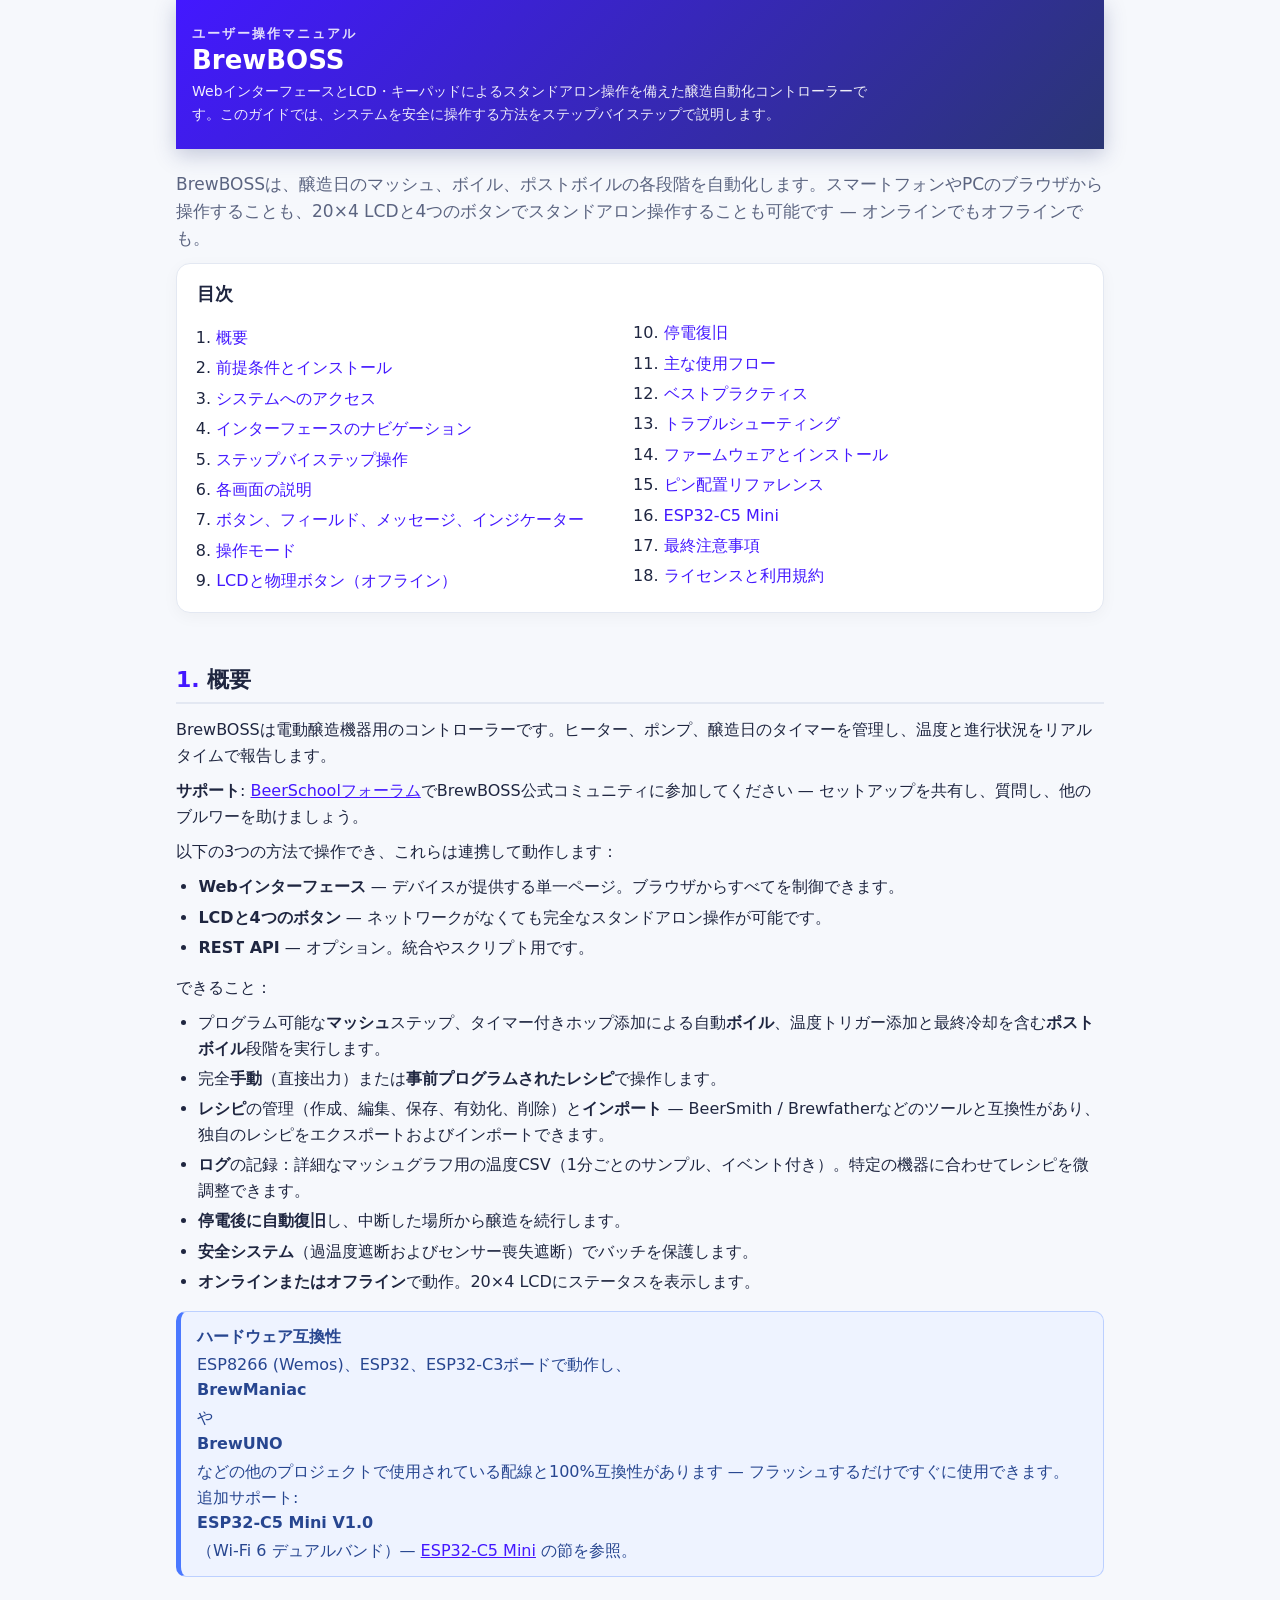
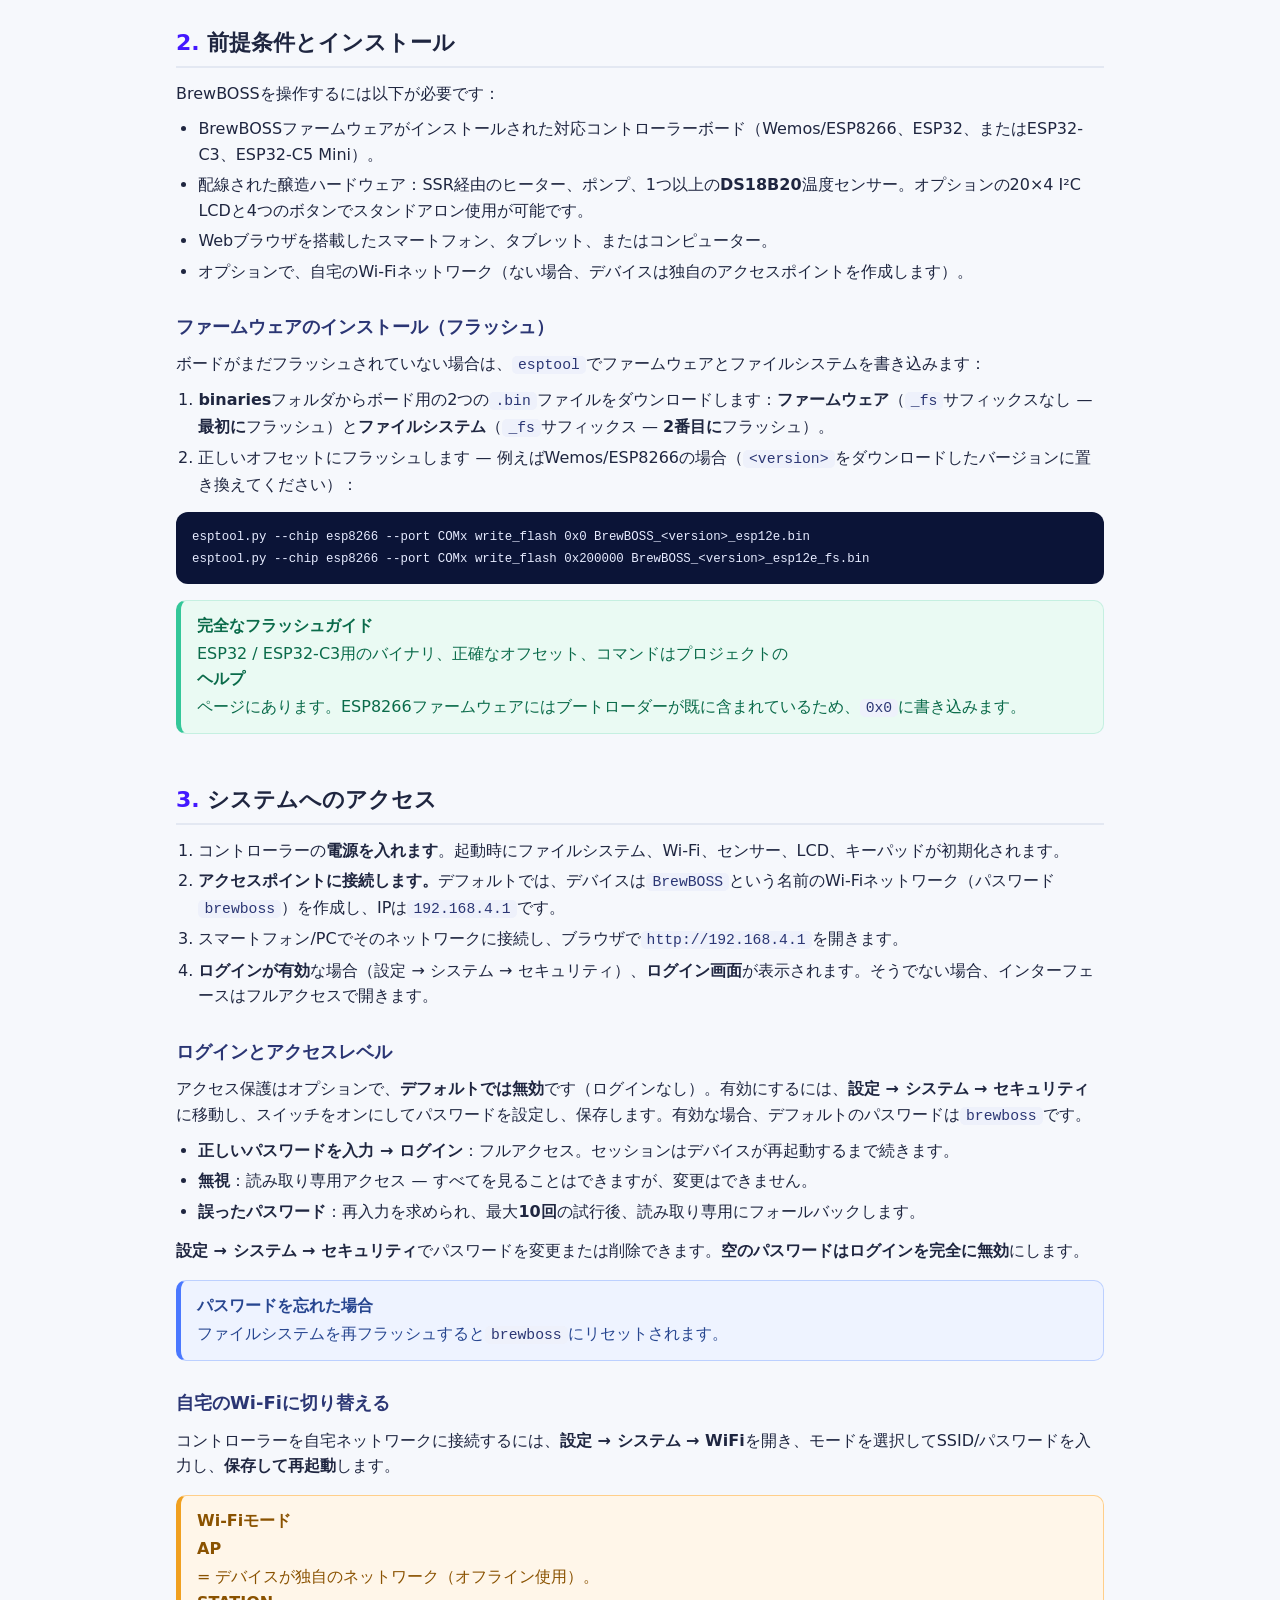
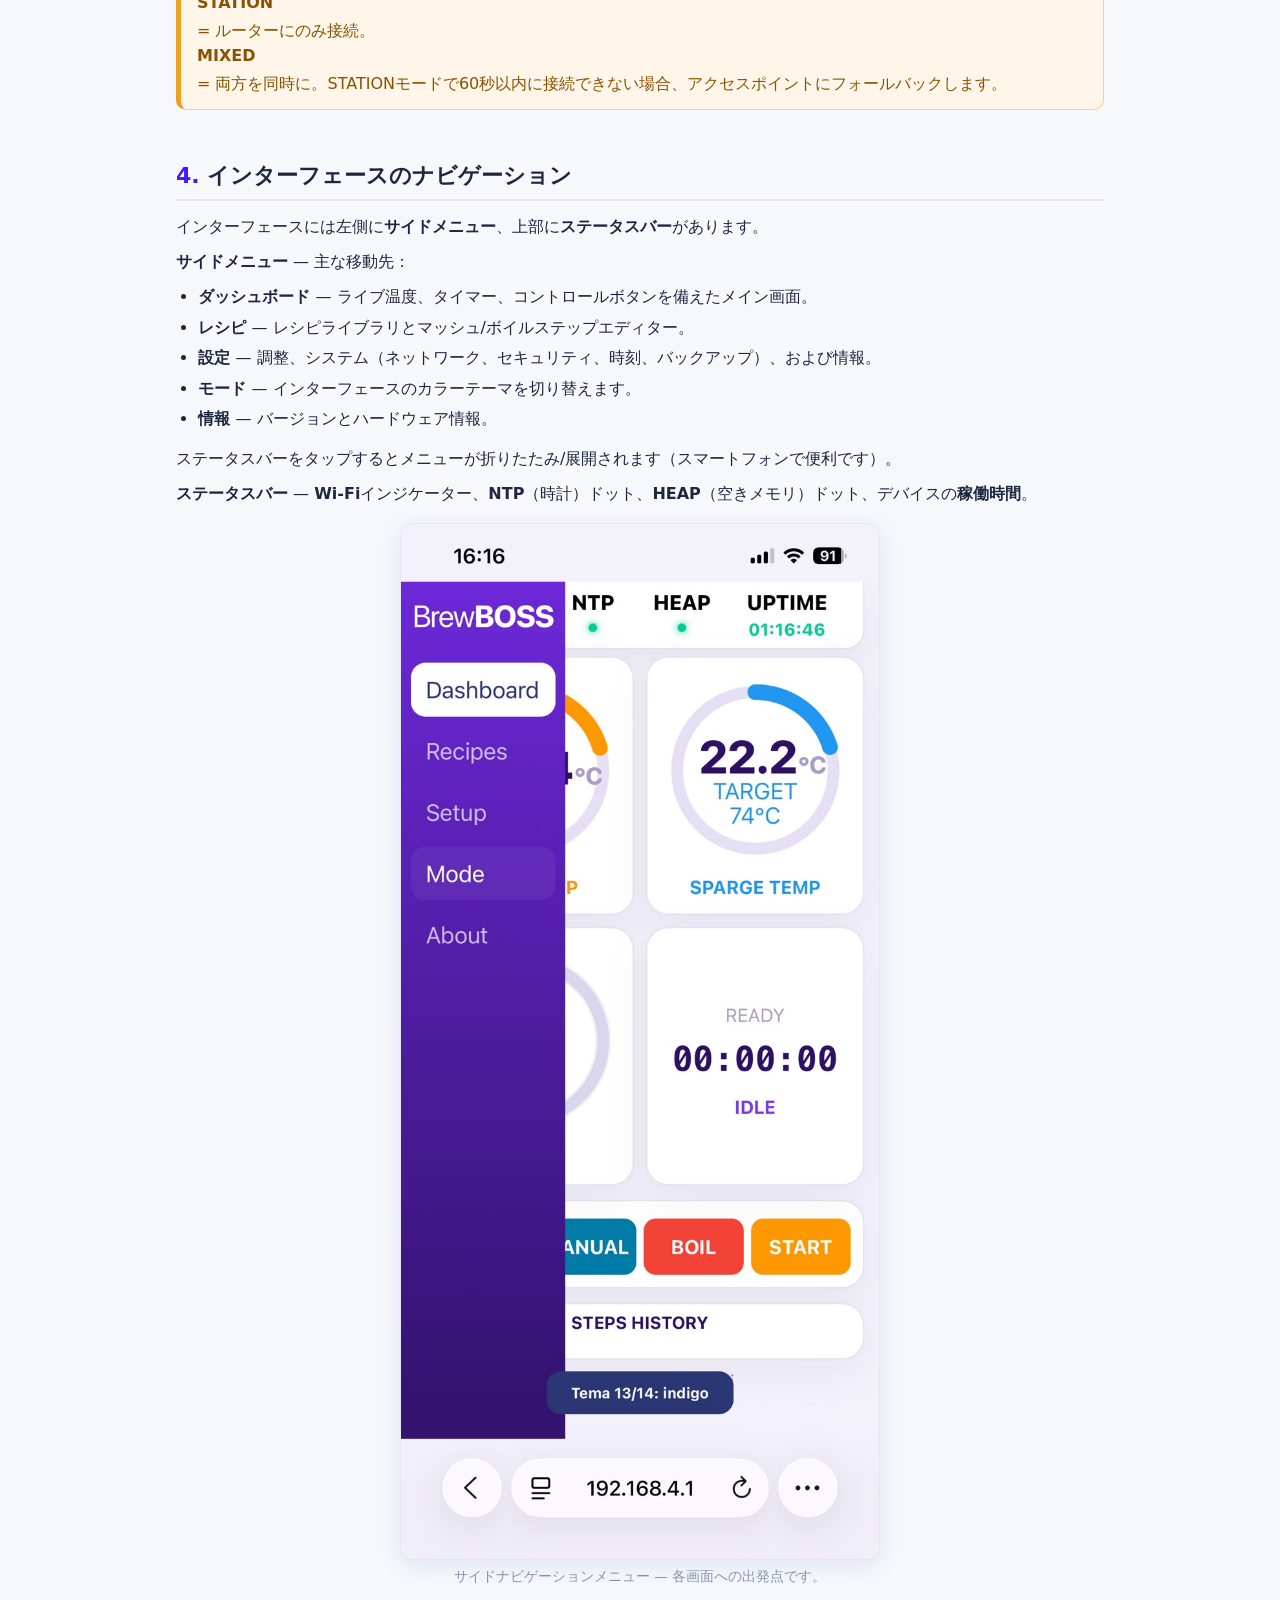
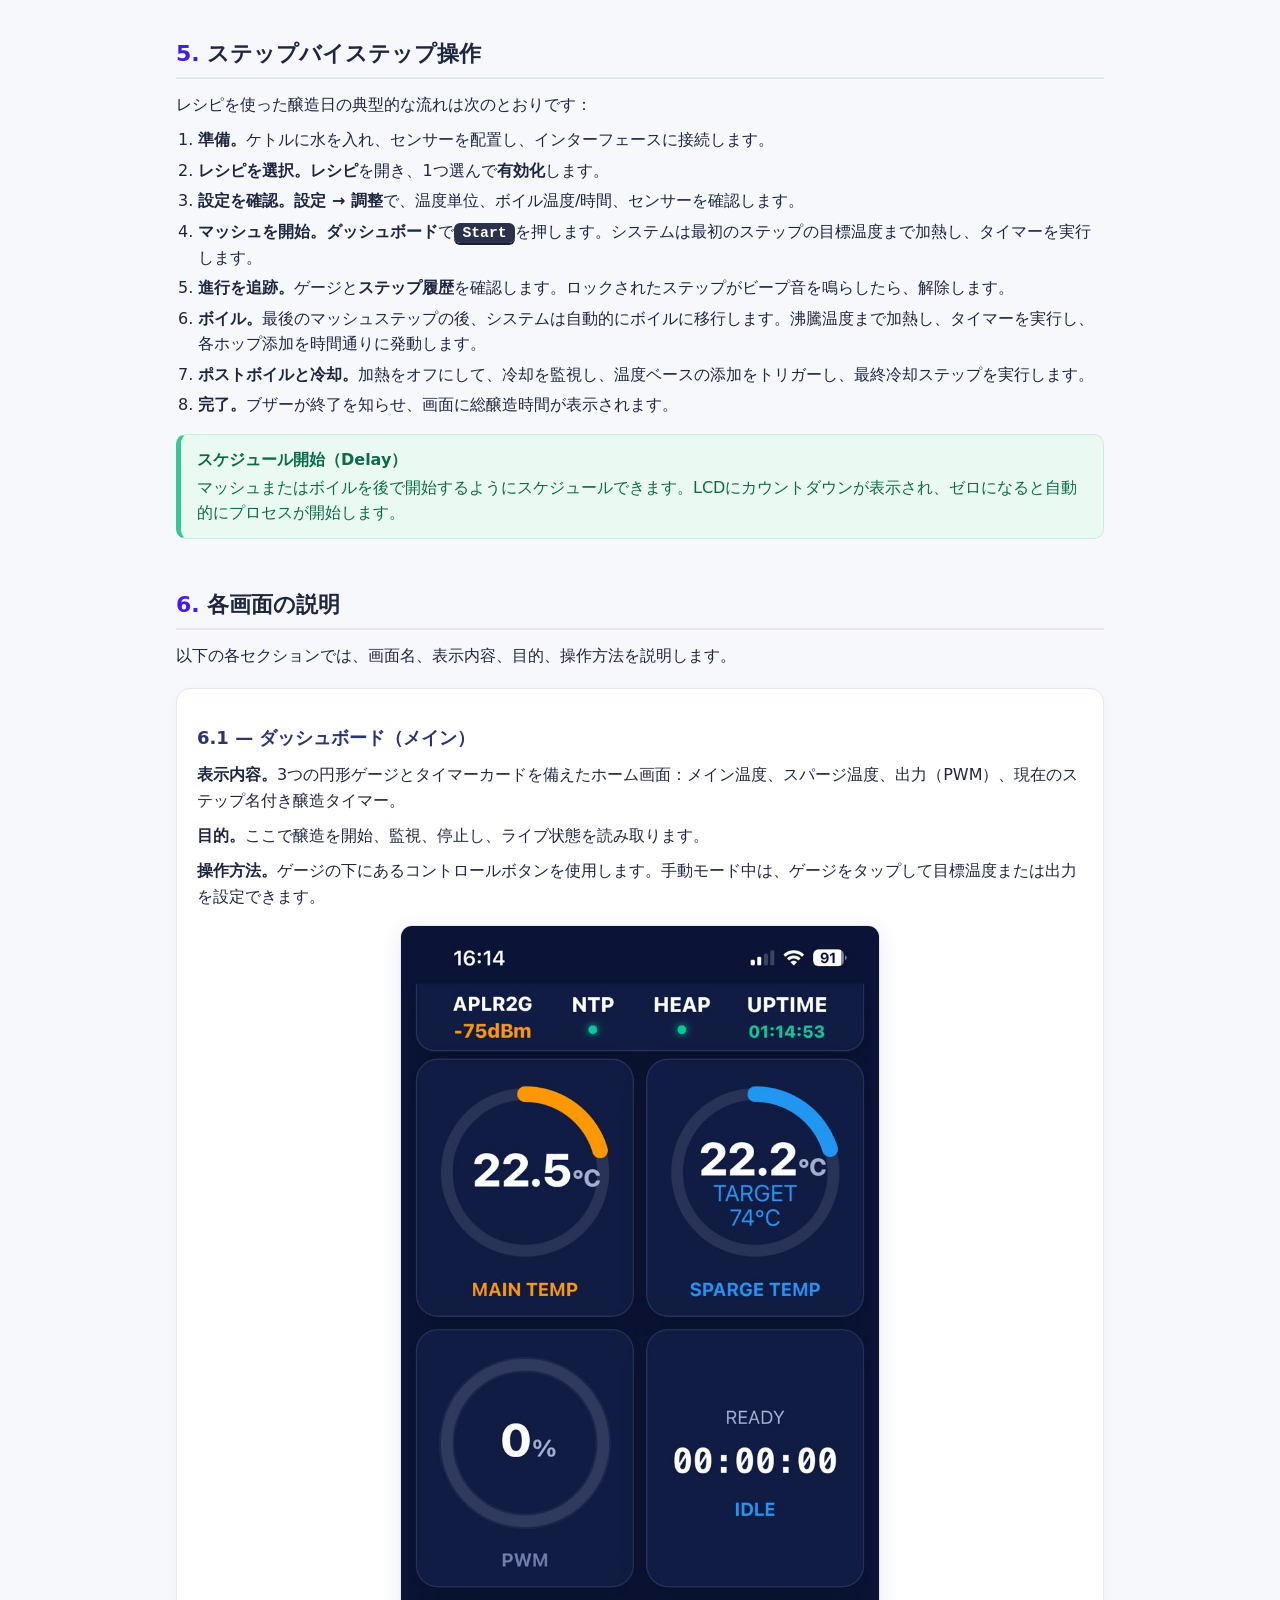
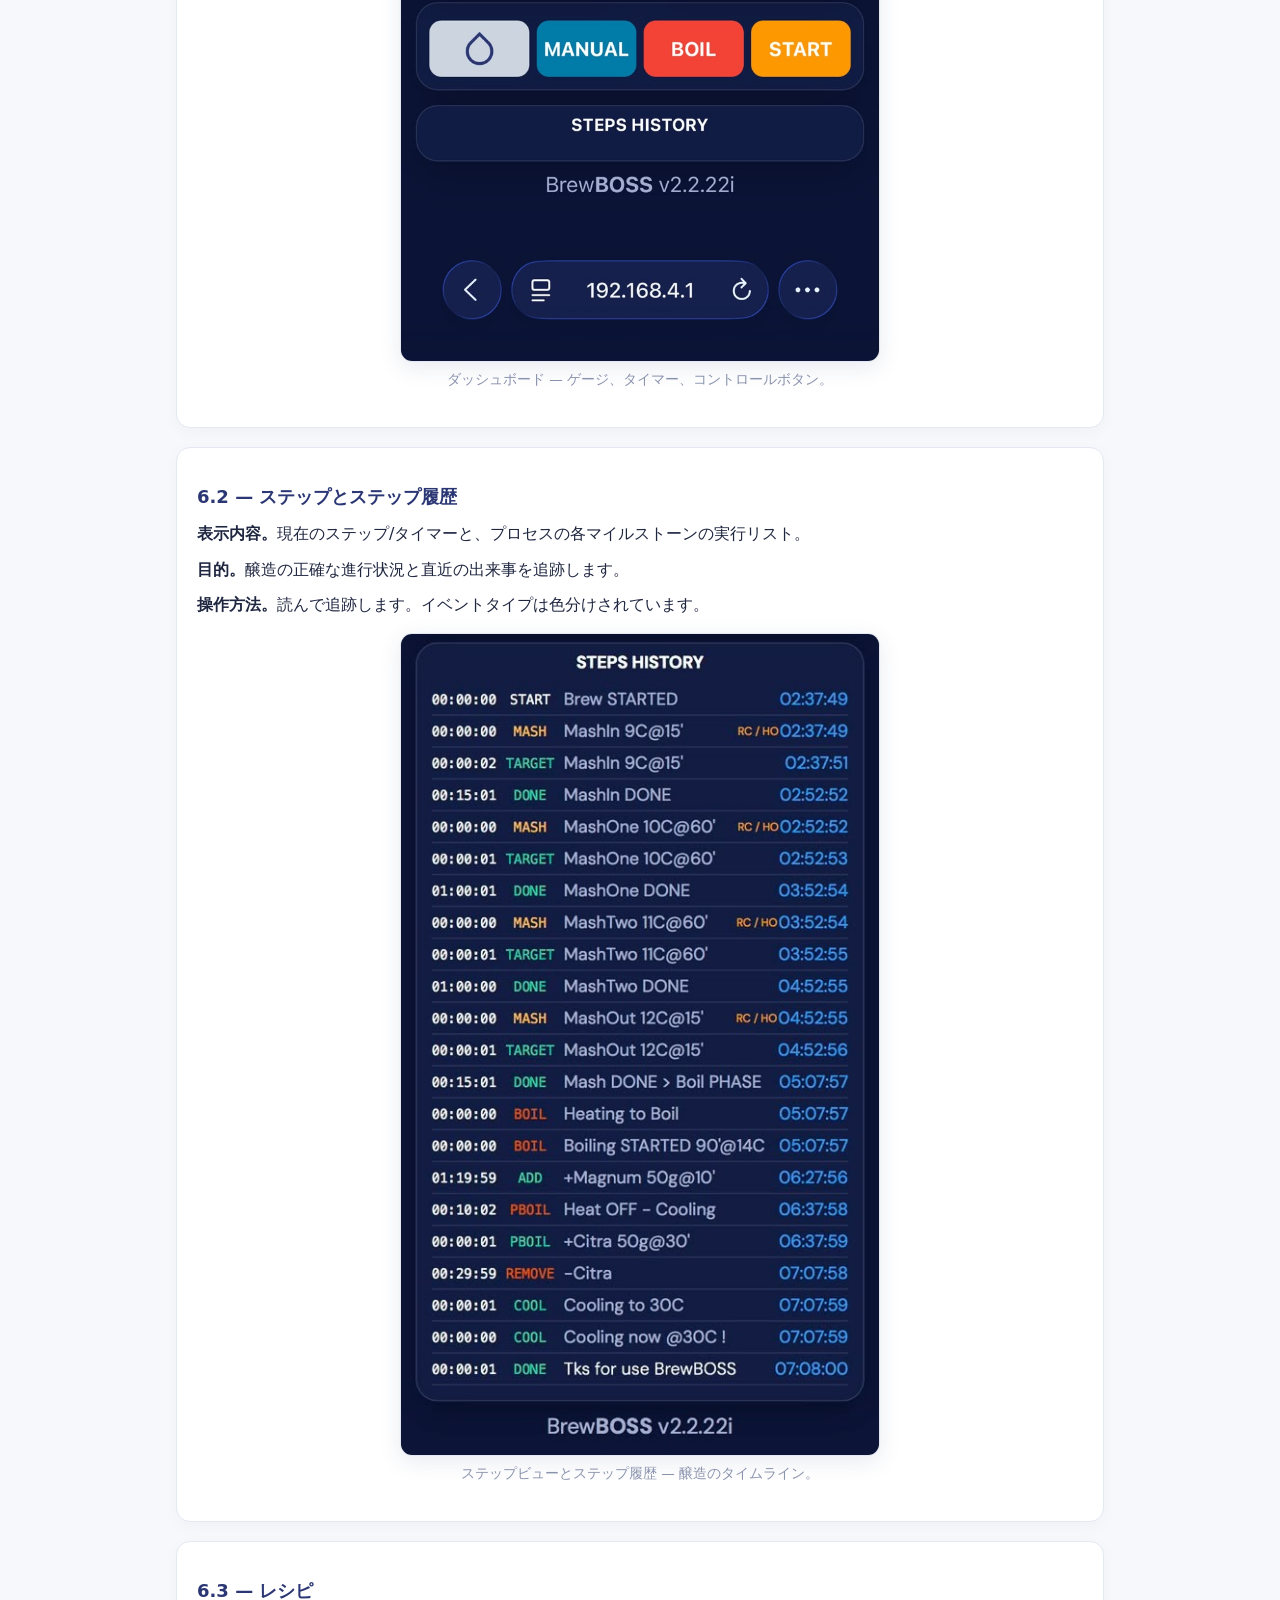
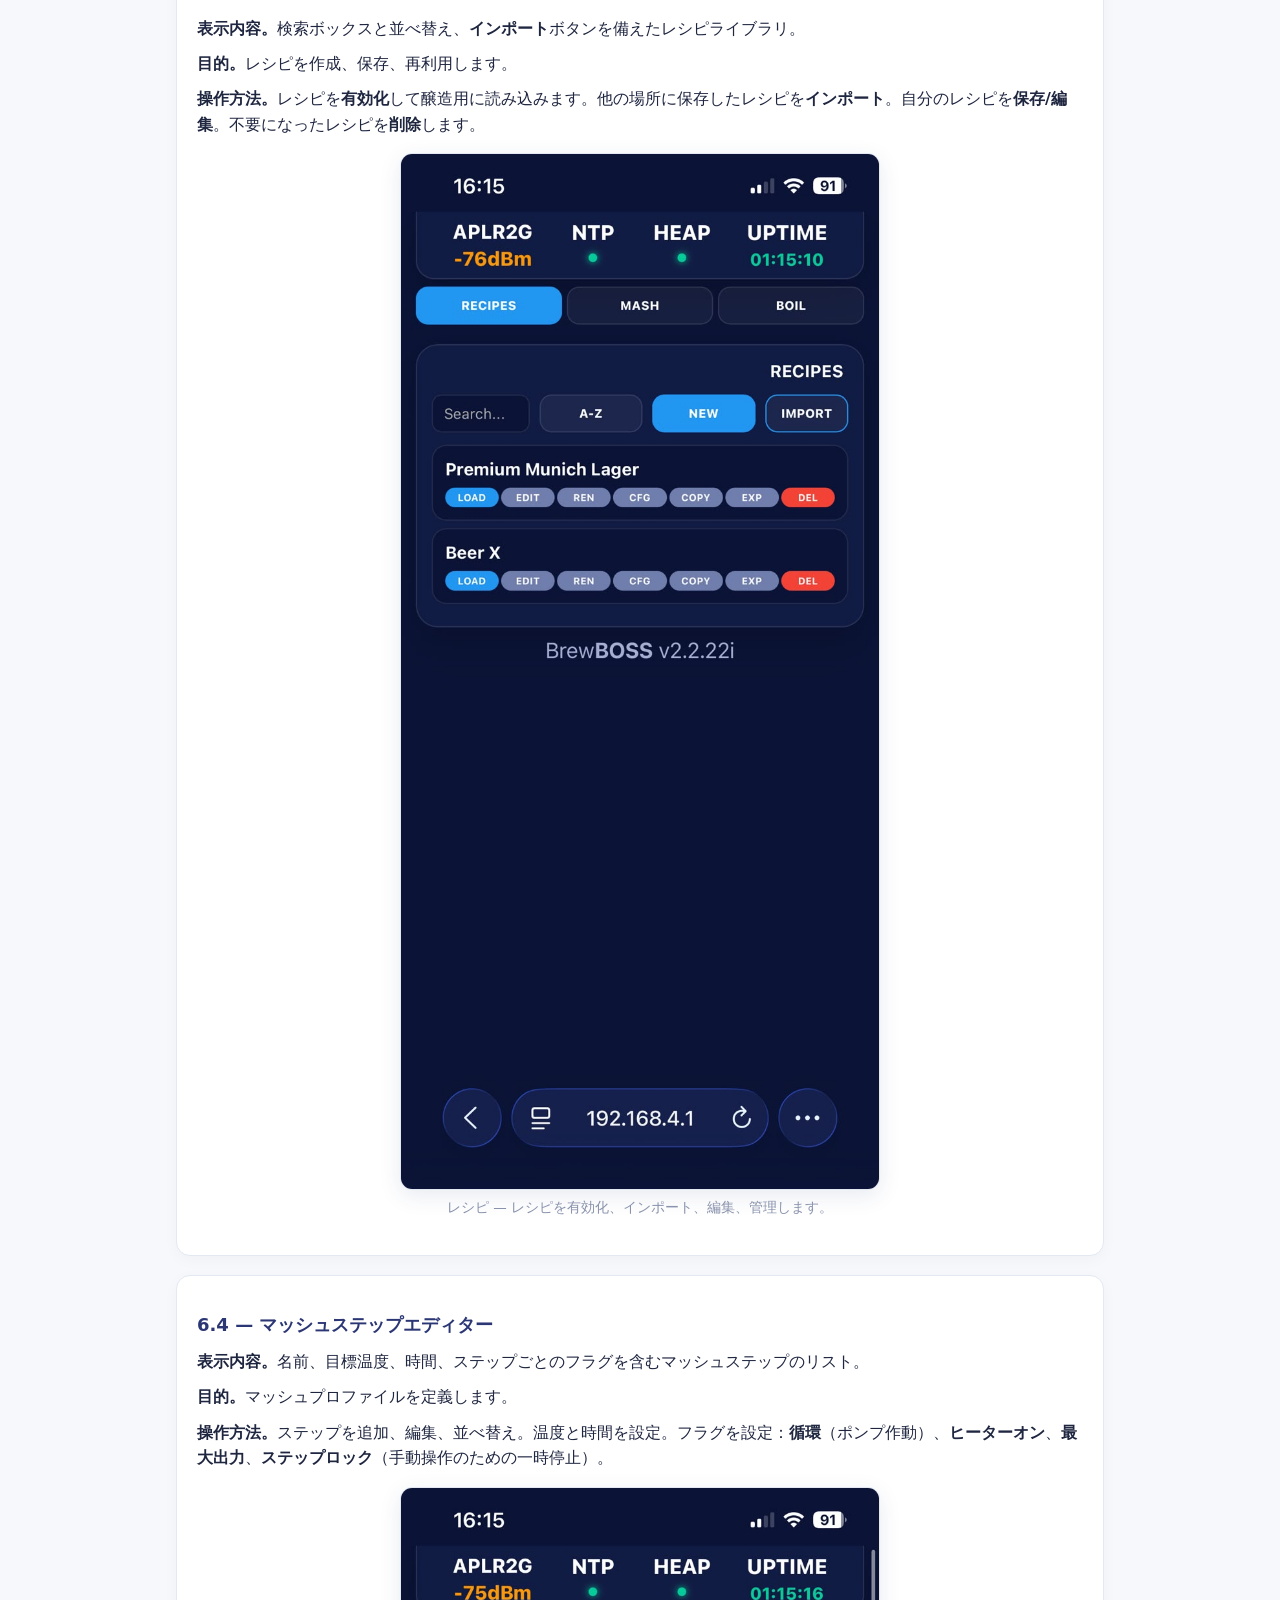
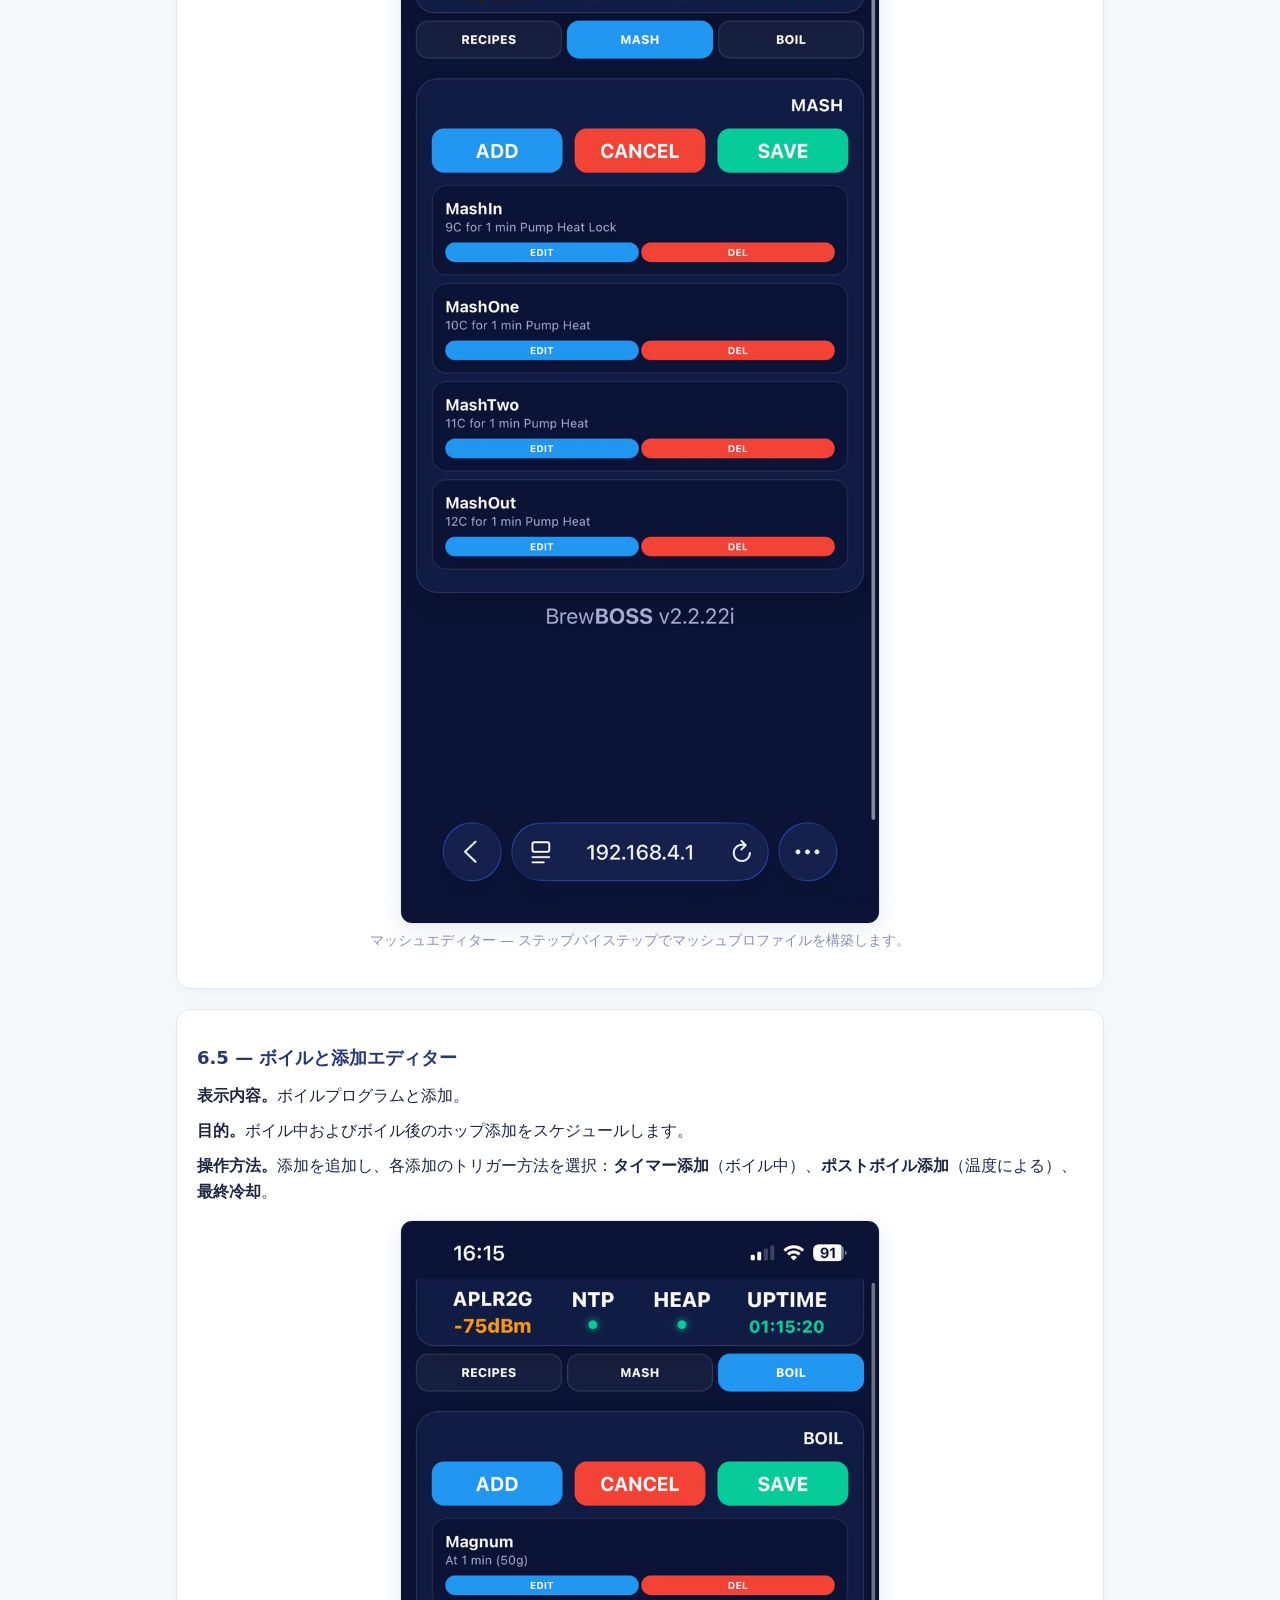
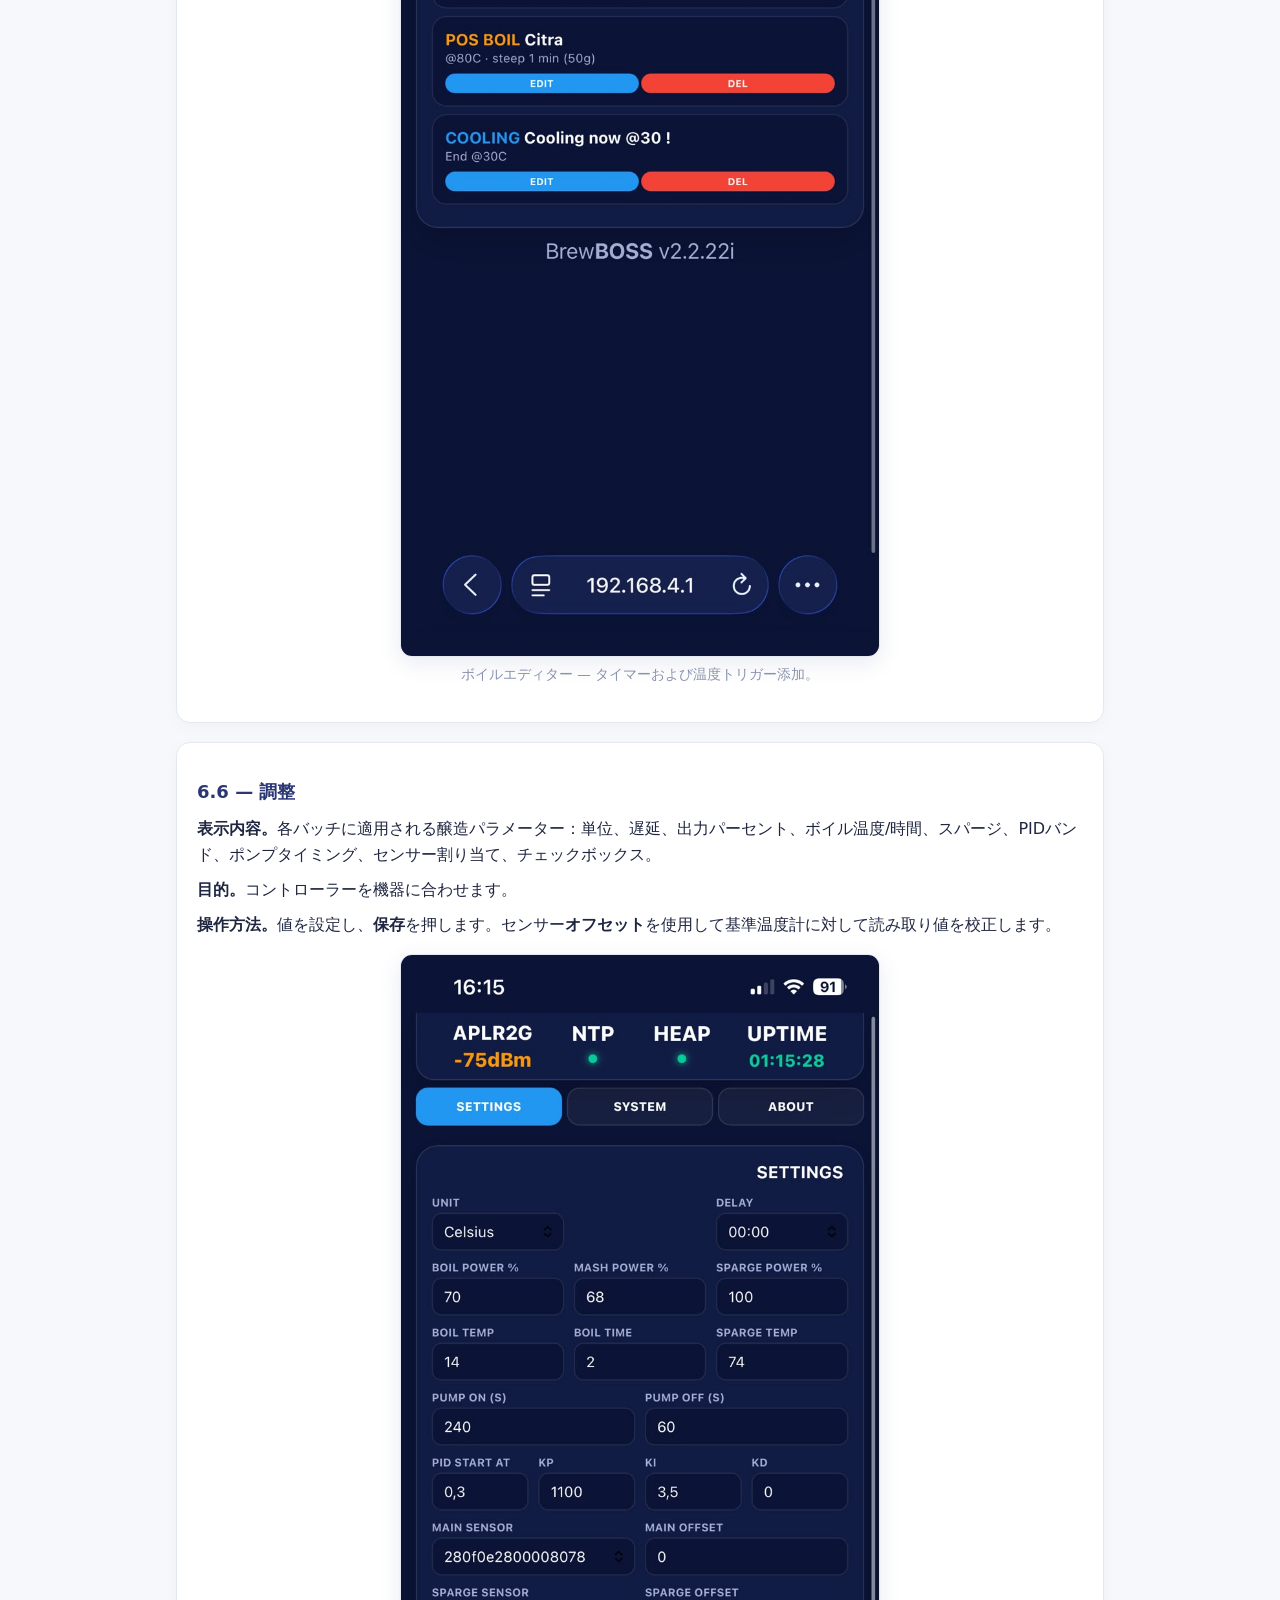
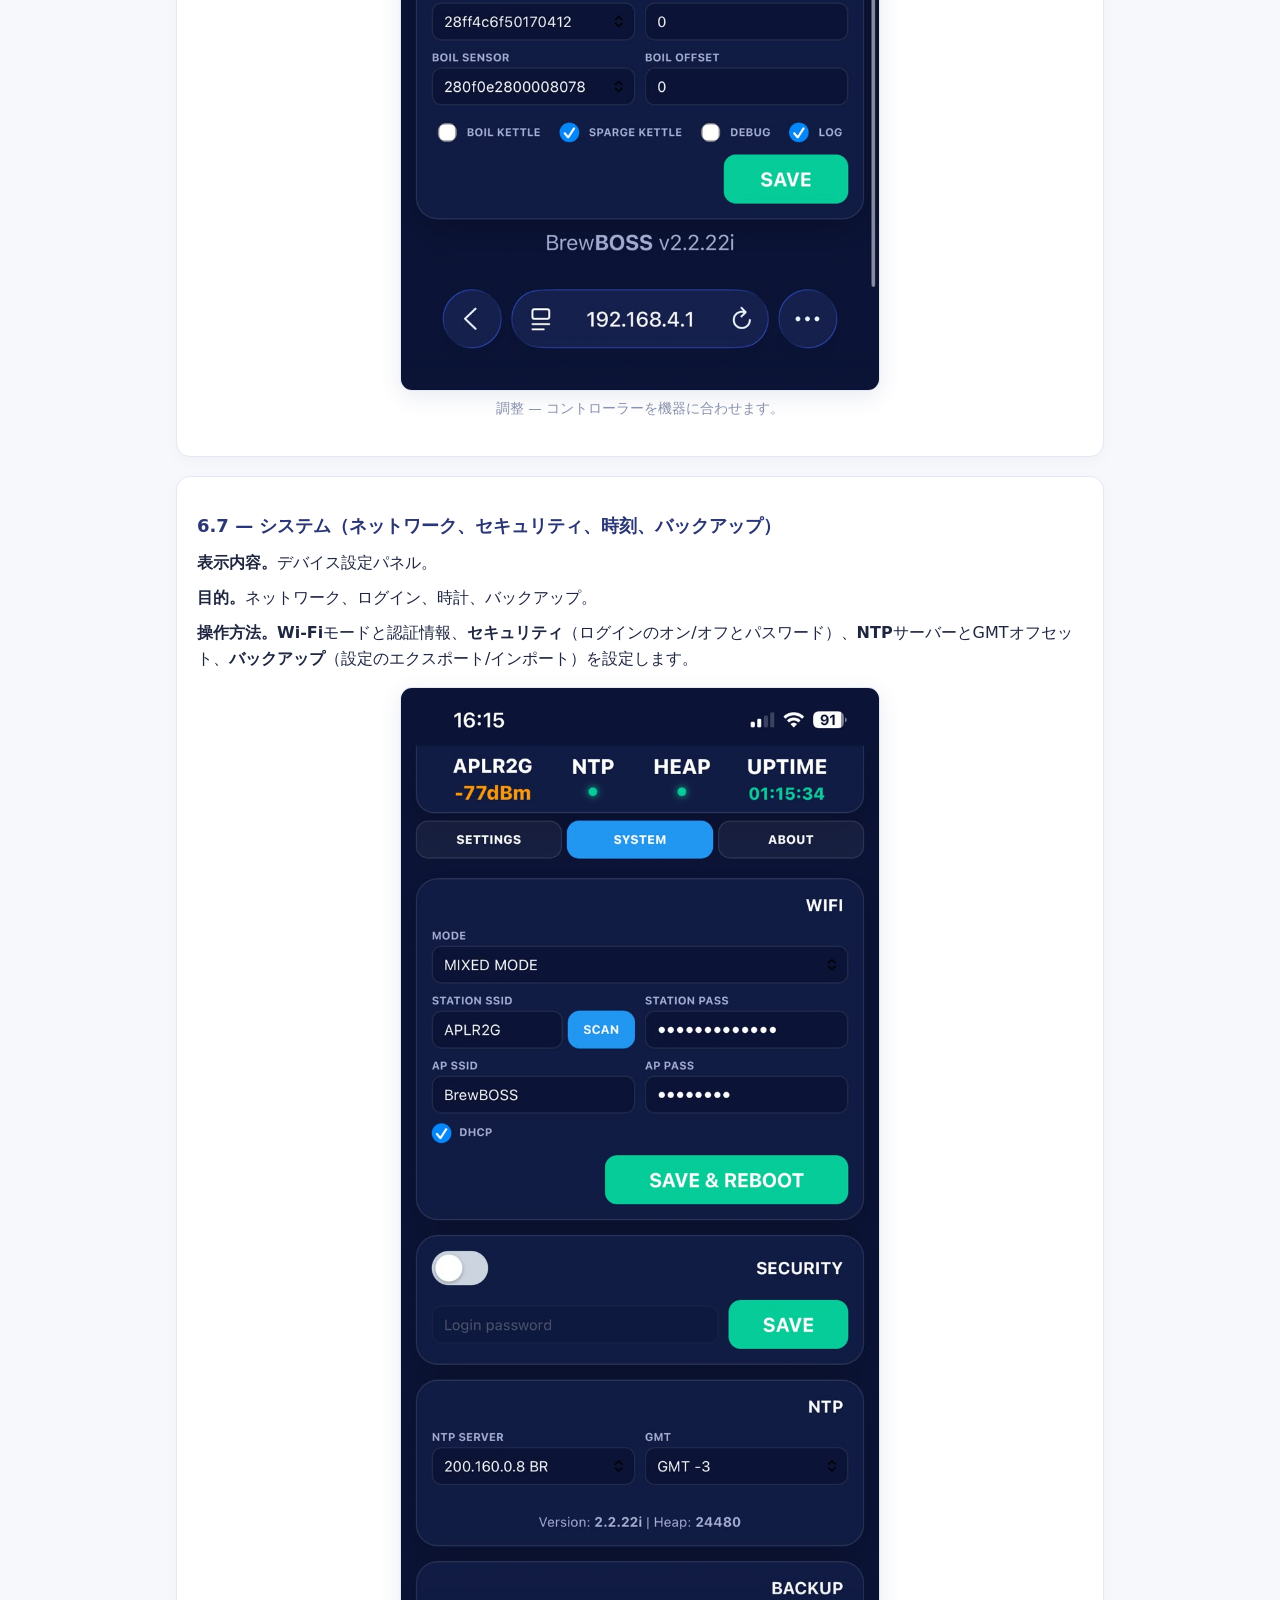
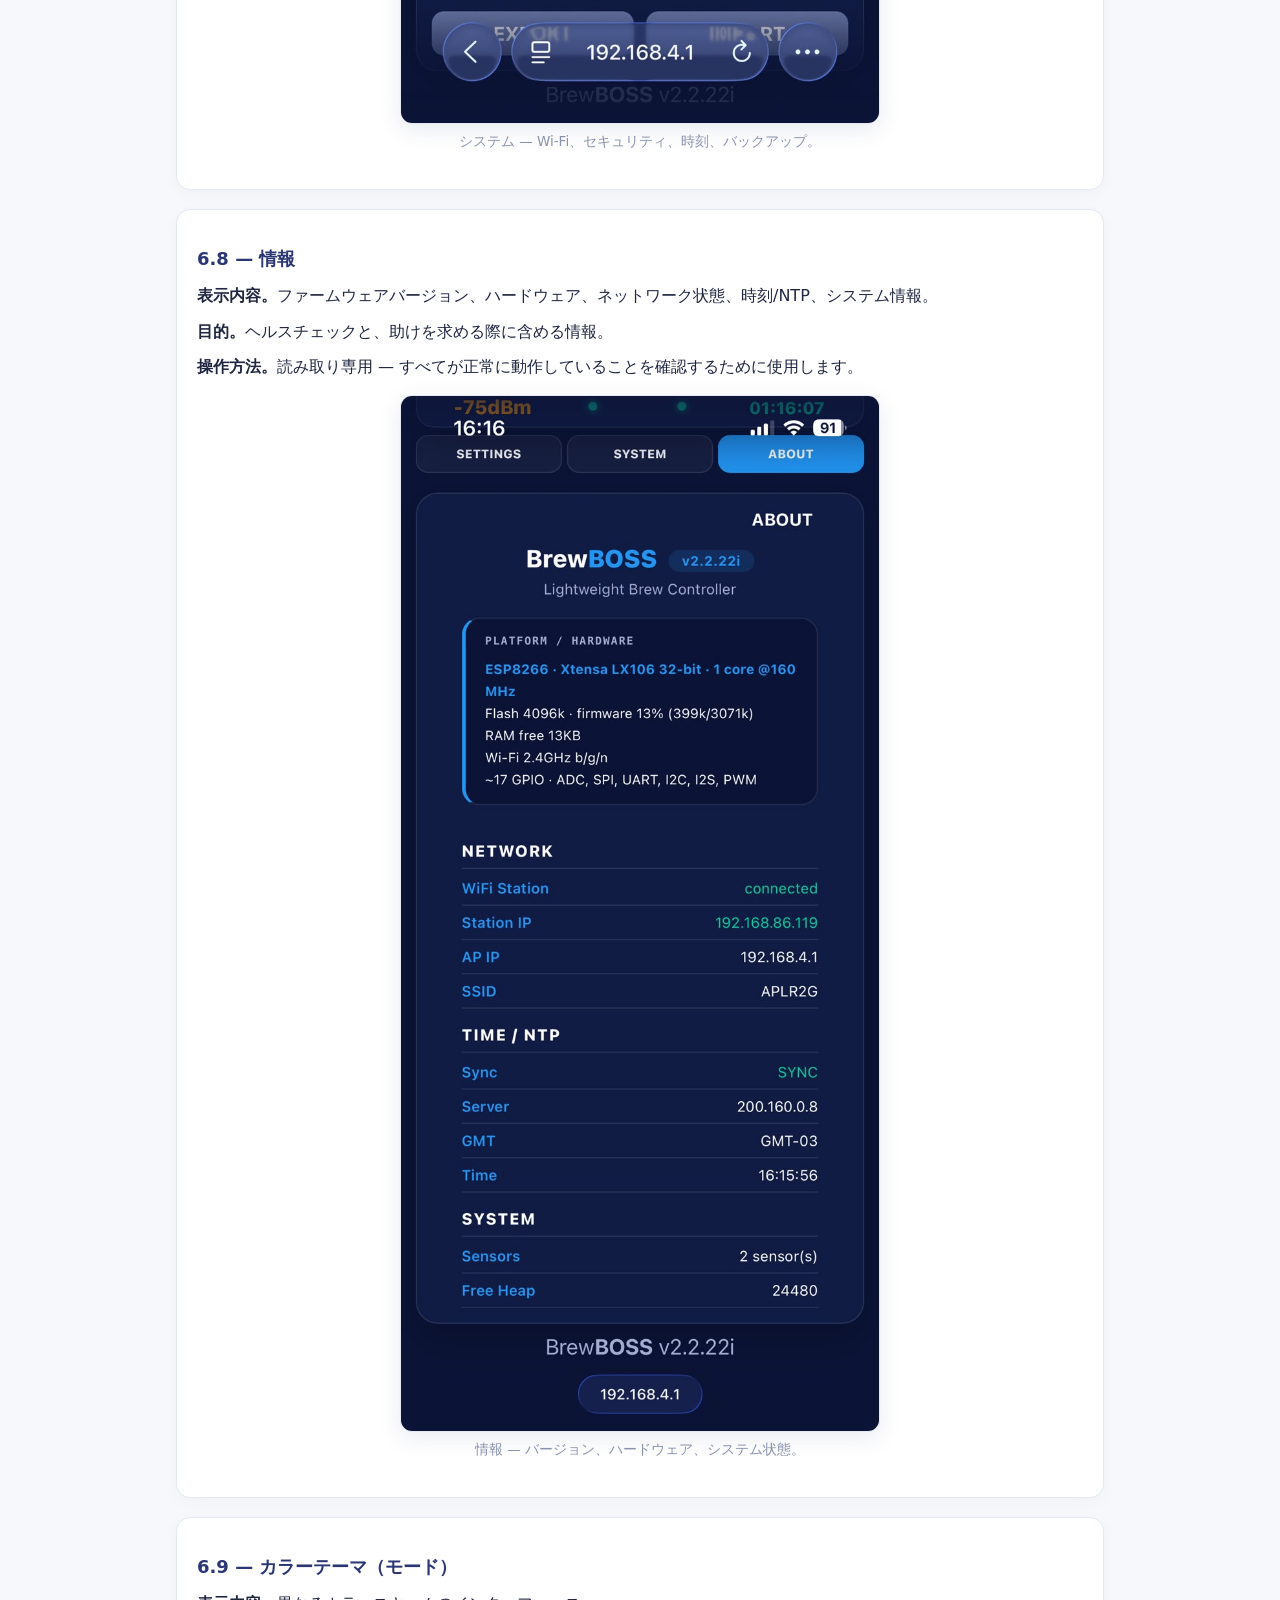
<file: manual_ja.html>
<!DOCTYPE html>
<html lang="ja">
<head>
<meta charset="utf-8">
<meta name="viewport" content="width=device-width, initial-scale=1">
<title>BrewBOSS — ユーザー操作マニュアル</title>
<style>
  :root{
    --accent:#4318FF; --accent2:#2B3674; --ink:#1f2640; --dim:#5b6480; --muted:#8a93ad;
    --bg:#f6f8fc; --card:#ffffff; --line:#e3e8f2;
    --tip-bg:#eafaf3; --tip-bd:#34c79933; --tip-tx:#0a6b4a;
    --warn-bg:#fff6e9; --warn-bd:#ffcf8a; --warn-tx:#8a5200;
    --note-bg:#eef3ff; --note-bd:#bcd0ff; --note-tx:#274690;
    --code:#0b1437;
  }
  *{box-sizing:border-box;}
  html{scroll-behavior:smooth;}
  body{margin:0;background:var(--bg);color:var(--ink);
    font-family:-apple-system,system-ui,"Segoe UI",Roboto,Helvetica,Arial,sans-serif;
    line-height:1.6;font-size:16px;}
  .wrap{max-width:960px;margin:0 auto;padding:0 16px 64px;}
  header.site{background:linear-gradient(135deg,var(--accent) 0%,var(--accent2) 100%);
    color:#fff;padding:24px 16px;box-shadow:0 6px 20px rgba(43,54,116,.25);
    display:flex;justify-content:space-between;align-items:flex-start;gap:12px;flex-wrap:wrap;}
  header.site .htext{min-width:0;}
  header.site .brand{font-size:13px;font-weight:700;letter-spacing:2px;text-transform:uppercase;opacity:.85;}
  header.site h1{margin:0 0 .15em;font-size:26px;line-height:1.2;}
  header.site h1 b{font-weight:800;}
  header.site .ver{display:inline-block;margin-left:8px;padding:2px 12px;border-radius:999px;
    background:rgba(255,255,255,.18);font-size:14px;font-weight:700;vertical-align:middle;white-space:nowrap;}
  header.site p{margin:.3em 0 0;opacity:.92;max-width:680px;font-size:14px;}
  .lang{background:rgba(255,255,255,.15);color:#fff;border:1px solid rgba(255,255,255,.4);
    border-radius:10px;padding:6px 10px;font-size:14px;font-weight:700;cursor:pointer;flex:none;margin-top:2px;}
  .lang option{color:#2B3674;background:#fff;}
  main{margin-top:22px;}
  h2{font-size:22px;margin:2.2em 0 .6em;padding-bottom:.25em;border-bottom:2px solid var(--line);scroll-margin-top:14px;}
  h3{font-size:18px;margin:1.6em 0 .4em;color:var(--accent2);scroll-margin-top:14px;}
  h2 .num,h3 .num{color:var(--accent);font-weight:800;}
  p{margin:.6em 0;}
  a{color:var(--accent);}
  ul,ol{margin:.5em 0 .9em;padding-left:1.4em;}
  li{margin:.3em 0;}
  code,kbd{font-family:"Cascadia Code",Consolas,monospace;font-size:.92em;}
  code{background:#eef1fb;color:var(--accent2);padding:1px 6px;border-radius:5px;}
  kbd{background:#2b3148;color:#fff;border-radius:6px;padding:2px 8px;font-weight:700;box-shadow:0 2px 0 #1a1f30;}
  pre{background:var(--code);color:#e6ebff;border-radius:12px;padding:14px 16px;overflow:auto;
    font-family:"Cascadia Code",Consolas,monospace;font-size:13.5px;line-height:1.6;}
  pre code{background:none;color:inherit;padding:0;}
  .toc{background:var(--card);border:1px solid var(--line);border-radius:14px;padding:16px 20px;box-shadow:0 4px 16px rgba(0,0,0,.04);}
  .toc h2{margin:0 0 .4em;border:0;font-size:18px;}
  .toc ol{columns:2;column-gap:28px;padding-left:1.2em;margin:0;}
  @media(max-width:640px){.toc ol{columns:1;}}
  .toc a{text-decoration:none;}
  .toc a:hover{text-decoration:underline;}
  figure{margin:1em 0 1.4em;}
  figure img{display:block;width:100%;max-width:480px;height:auto;margin-left:auto;margin-right:auto;
    border:1px solid var(--line);border-radius:12px;box-shadow:0 6px 22px rgba(43,54,116,.10);background:#fff;}
  figcaption{margin-top:.5em;font-size:13.5px;color:var(--muted);text-align:center;}
  .callout{border:1px solid var(--line);border-left-width:5px;border-radius:10px;padding:12px 16px;margin:1em 0;}
  .callout b{display:block;margin-bottom:.15em;}
  .tip{background:var(--tip-bg);border-color:var(--tip-bd);border-left-color:#34c799;color:var(--tip-tx);}
  .warn{background:var(--warn-bg);border-color:var(--warn-bd);border-left-color:#f0a020;color:var(--warn-tx);}
  .note{background:var(--note-bg);border-color:var(--note-bd);border-left-color:#4a78ff;color:var(--note-tx);}
  .tablewrap{overflow-x:auto;margin:1em 0;}
  table{border-collapse:collapse;width:100%;font-size:14.5px;min-width:520px;}
  th,td{border:1px solid var(--line);padding:8px 11px;text-align:left;vertical-align:top;}
  th{background:#eef1fb;color:var(--accent2);font-weight:700;}
  tbody tr:nth-child(even){background:#fafbff;}
  .lead{font-size:17px;color:var(--dim);}
  footer{margin-top:48px;padding-top:18px;border-top:1px solid var(--line);font-size:13px;color:var(--muted);text-align:center;}
  footer b{color:var(--dim);}
  .screen{background:var(--card);border:1px solid var(--line);border-radius:14px;padding:6px 20px 14px;
    margin:1.2em 0;box-shadow:0 4px 16px rgba(0,0,0,.03);}
</style>
</head>
<body>

<div class="wrap">
  <header class="site">
    <div class="htext">
      <div class="brand" >ユーザー操作マニュアル</div>
      <h1>Brew<b>BOSS</b></h1>
      <p >WebインターフェースとLCD・キーパッドによるスタンドアロン操作を備えた醸造自動化コントローラーです。このガイドでは、システムを安全に操作する方法をステップバイステップで説明します。</p>
    </div>
    
  </header>

  <main>
    <p class="lead" >BrewBOSSは、醸造日のマッシュ、ボイル、ポストボイルの各段階を自動化します。スマートフォンやPCのブラウザから操作することも、20×4 LCDと4つのボタンでスタンドアロン操作することも可能です — オンラインでもオフラインでも。</p>

    <nav class="toc" aria-label="目次">
      <h2 >目次</h2>
      <ol>
        <li><a href="#overview" >概要</a></li>
        <li><a href="#prerequisites" >前提条件とインストール</a></li>
        <li><a href="#access" >システムへのアクセス</a></li>
        <li><a href="#navigation" >インターフェースのナビゲーション</a></li>
        <li><a href="#operation" >ステップバイステップ操作</a></li>
        <li><a href="#screens" >各画面の説明</a></li>
        <li><a href="#indicators" >ボタン、フィールド、メッセージ、インジケーター</a></li>
        <li><a href="#modes" >操作モード</a></li>
        <li><a href="#standalone" >LCDと物理ボタン（オフライン）</a></li>
        <li><a href="#recovery" >停電復旧</a></li>
        <li><a href="#flow" >主な使用フロー</a></li>
        <li><a href="#best" >ベストプラクティス</a></li>
        <li><a href="#trouble" >トラブルシューティング</a></li>
        <li><a href="#firmware" >ファームウェアとインストール</a></li>
        <li><a href="#pinout" >ピン配置リファレンス</a></li>
    <li><a href="#esp32c5">ESP32-C5 Mini</a></li>
        <li><a href="#notes" >最終注意事項</a></li>
        <li><a href="#license" >ライセンスと利用規約</a></li>
      </ol>
    </nav>

    <h2 id="overview"><span class="num">1.</span> <span >概要</span></h2>
    <p >BrewBOSSは電動醸造機器用のコントローラーです。ヒーター、ポンプ、醸造日のタイマーを管理し、温度と進行状況をリアルタイムで報告します。</p>
    <p><b >サポート</b>: <span ><a href='https://beerschool.circle.so/c/forum-aberto/brewboss-command-the-brew-own-the-process' target='_blank' rel='noopener'>BeerSchoolフォーラム</a>でBrewBOSS公式コミュニティに参加してください — セットアップを共有し、質問し、他のブルワーを助けましょう。</span></p>
    <p >以下の3つの方法で操作でき、これらは連携して動作します：</p>
    <ul>
      <li ><b>Webインターフェース</b> — デバイスが提供する単一ページ。ブラウザからすべてを制御できます。</li>
      <li ><b>LCDと4つのボタン</b> — ネットワークがなくても完全なスタンドアロン操作が可能です。</li>
      <li ><b>REST API</b> — オプション。統合やスクリプト用です。</li>
    </ul>
    <p >できること：</p>
    <ul>
      <li >プログラム可能な<b>マッシュ</b>ステップ、タイマー付きホップ添加による自動<b>ボイル</b>、温度トリガー添加と最終冷却を含む<b>ポストボイル</b>段階を実行します。</li>
      <li >完全<b>手動</b>（直接出力）または<b>事前プログラムされたレシピ</b>で操作します。</li>
      <li ><b>レシピ</b>の管理（作成、編集、保存、有効化、削除）と<b>インポート</b> — BeerSmith / Brewfatherなどのツールと互換性があり、独自のレシピをエクスポートおよびインポートできます。</li>
      <li ><b>ログ</b>の記録：詳細なマッシュグラフ用の温度CSV（1分ごとのサンプル、イベント付き）。特定の機器に合わせてレシピを微調整できます。</li>
      <li ><b>停電後に自動復旧</b>し、中断した場所から醸造を続行します。</li>
      <li ><b>安全システム</b>（過温度遮断およびセンサー喪失遮断）でバッチを保護します。</li>
      <li ><b>オンラインまたはオフライン</b>で動作。20×4 LCDにステータスを表示します。</li>
    </ul>
    <div class="callout note"><b >ハードウェア互換性</b><span >ESP8266 (Wemos)、ESP32、ESP32-C3ボードで動作し、<b>BrewManiac</b>や<b>BrewUNO</b>などの他のプロジェクトで使用されている配線と100%互換性があります — フラッシュするだけですぐに使用できます。 追加サポート: <b>ESP32-C5 Mini V1.0</b>（Wi-Fi 6 デュアルバンド）— <a href="#esp32c5">ESP32-C5 Mini</a> の節を参照。<!--C5SUPPORT--></span></div>

    <h2 id="prerequisites"><span class="num">2.</span> <span >前提条件とインストール</span></h2>
    <p >BrewBOSSを操作するには以下が必要です：</p>
    <ul>
      <li >BrewBOSSファームウェアがインストールされた対応コントローラーボード（Wemos/ESP8266、ESP32、またはESP32-C3、ESP32-C5 Mini）。</li>
      <li >配線された醸造ハードウェア：SSR経由のヒーター、ポンプ、1つ以上の<b>DS18B20</b>温度センサー。オプションの20×4 I²C LCDと4つのボタンでスタンドアロン使用が可能です。</li>
      <li >Webブラウザを搭載したスマートフォン、タブレット、またはコンピューター。</li>
      <li >オプションで、自宅のWi‑Fiネットワーク（ない場合、デバイスは独自のアクセスポイントを作成します）。</li>
    </ul>
    <h3 >ファームウェアのインストール（フラッシュ）</h3>
    <p >ボードがまだフラッシュされていない場合は、<code>esptool</code>でファームウェアとファイルシステムを書き込みます：</p>
    <ol>
      <li ><b>binaries</b>フォルダからボード用の2つの<code>.bin</code>ファイルをダウンロードします：<b>ファームウェア</b>（<code>_fs</code>サフィックスなし — <b>最初に</b>フラッシュ）と<b>ファイルシステム</b>（<code>_fs</code>サフィックス — <b>2番目に</b>フラッシュ）。</li>
      <li >正しいオフセットにフラッシュします — 例えばWemos/ESP8266の場合（<code>&lt;version&gt;</code>をダウンロードしたバージョンに置き換えてください）：</li>
    </ol>
    <pre><code>esptool.py --chip esp8266 --port COMx write_flash 0x0 BrewBOSS_&lt;version&gt;_esp12e.bin
esptool.py --chip esp8266 --port COMx write_flash 0x200000 BrewBOSS_&lt;version&gt;_esp12e_fs.bin</code></pre>
    <div class="callout tip"><b >完全なフラッシュガイド</b><span >ESP32 / ESP32-C3用のバイナリ、正確なオフセット、コマンドはプロジェクトの<b>ヘルプ</b>ページにあります。ESP8266ファームウェアにはブートローダーが既に含まれているため、<code>0x0</code>に書き込みます。</span></div>

    <h2 id="access"><span class="num">3.</span> <span >システムへのアクセス</span></h2>
    <ol>
      <li >コントローラーの<b>電源を入れます</b>。起動時にファイルシステム、Wi‑Fi、センサー、LCD、キーパッドが初期化されます。</li>
      <li ><b>アクセスポイントに接続します。</b>デフォルトでは、デバイスは<code>BrewBOSS</code>という名前のWi‑Fiネットワーク（パスワード<code>brewboss</code>）を作成し、IPは<code>192.168.4.1</code>です。</li>
      <li >スマートフォン/PCでそのネットワークに接続し、ブラウザで<code>http://192.168.4.1</code>を開きます。</li>
      <li ><b>ログインが有効</b>な場合（設定 → システム → セキュリティ）、<b>ログイン画面</b>が表示されます。そうでない場合、インターフェースはフルアクセスで開きます。</li>
    </ol>
    <h3 >ログインとアクセスレベル</h3>
    <p >アクセス保護はオプションで、<b>デフォルトでは無効</b>です（ログインなし）。有効にするには、<b>設定 → システム → セキュリティ</b>に移動し、スイッチをオンにしてパスワードを設定し、保存します。有効な場合、デフォルトのパスワードは<code>brewboss</code>です。</p>
    <ul>
      <li ><b>正しいパスワードを入力 → ログイン</b>：フルアクセス。セッションはデバイスが再起動するまで続きます。</li>
      <li ><b>無視</b>：読み取り専用アクセス — すべてを見ることはできますが、変更はできません。</li>
      <li ><b>誤ったパスワード</b>：再入力を求められ、最大<b>10回</b>の試行後、読み取り専用にフォールバックします。</li>
    </ul>
    <p ><b>設定 → システム → セキュリティ</b>でパスワードを変更または削除できます。<b>空のパスワードはログインを完全に無効</b>にします。</p>
    <div class="callout note"><b >パスワードを忘れた場合</b><span >ファイルシステムを再フラッシュすると<code>brewboss</code>にリセットされます。</span></div>
    <h3 >自宅のWi‑Fiに切り替える</h3>
    <p >コントローラーを自宅ネットワークに接続するには、<b>設定 → システム → WiFi</b>を開き、モードを選択してSSID/パスワードを入力し、<b>保存して再起動</b>します。</p>
    <div class="callout warn"><b >Wi‑Fiモード</b><span ><b>AP</b> = デバイスが独自のネットワーク（オフライン使用）。<b>STATION</b> = ルーターにのみ接続。<b>MIXED</b> = 両方を同時に。STATIONモードで60秒以内に接続できない場合、アクセスポイントにフォールバックします。</span></div>

    <h2 id="navigation"><span class="num">4.</span> <span >インターフェースのナビゲーション</span></h2>
    <p >インターフェースには左側に<b>サイドメニュー</b>、上部に<b>ステータスバー</b>があります。</p>
    <p ><b>サイドメニュー</b> — 主な移動先：</p>
    <ul>
      <li ><b>ダッシュボード</b> — ライブ温度、タイマー、コントロールボタンを備えたメイン画面。</li>
      <li ><b>レシピ</b> — レシピライブラリとマッシュ/ボイルステップエディター。</li>
      <li ><b>設定</b> — 調整、システム（ネットワーク、セキュリティ、時刻、バックアップ）、および情報。</li>
      <li ><b>モード</b> — インターフェースのカラーテーマを切り替えます。</li>
      <li ><b>情報</b> — バージョンとハードウェア情報。</li>
    </ul>
    <p >ステータスバーをタップするとメニューが折りたたみ/展開されます（スマートフォンで便利です）。</p>
    <p ><b>ステータスバー</b> — <b>Wi‑Fi</b>インジケーター、<b>NTP</b>（時計）ドット、<b>HEAP</b>（空きメモリ）ドット、デバイスの<b>稼働時間</b>。</p>
    <figure><img src="images/4.1_menu.jpeg" alt="BrewBOSSサイドナビゲーションメニュー"><figcaption >サイドナビゲーションメニュー — 各画面への出発点です。</figcaption></figure>

    <h2 id="operation"><span class="num">5.</span> <span >ステップバイステップ操作</span></h2>
    <p >レシピを使った醸造日の典型的な流れは次のとおりです：</p>
    <ol>
      <li ><b>準備。</b>ケトルに水を入れ、センサーを配置し、インターフェースに接続します。</li>
      <li ><b>レシピを選択。</b><b>レシピ</b>を開き、1つ選んで<b>有効化</b>します。</li>
      <li ><b>設定を確認。</b><b>設定 → 調整</b>で、温度単位、ボイル温度/時間、センサーを確認します。</li>
      <li ><b>マッシュを開始。</b><b>ダッシュボード</b>で<kbd>Start</kbd>を押します。システムは最初のステップの目標温度まで加熱し、タイマーを実行します。</li>
      <li ><b>進行を追跡。</b>ゲージと<b>ステップ履歴</b>を確認します。ロックされたステップがビープ音を鳴らしたら、解除します。</li>
      <li ><b>ボイル。</b>最後のマッシュステップの後、システムは自動的にボイルに移行します。沸騰温度まで加熱し、タイマーを実行し、各ホップ添加を時間通りに発動します。</li>
      <li ><b>ポストボイルと冷却。</b>加熱をオフにして、冷却を監視し、温度ベースの添加をトリガーし、最終冷却ステップを実行します。</li>
      <li ><b>完了。</b>ブザーが終了を知らせ、画面に総醸造時間が表示されます。</li>
    </ol>
    <div class="callout tip"><b >スケジュール開始（Delay）</b><span >マッシュまたはボイルを後で開始するようにスケジュールできます。LCDにカウントダウンが表示され、ゼロになると自動的にプロセスが開始します。</span></div>

    <h2 id="screens"><span class="num">6.</span> <span >各画面の説明</span></h2>
    <p >以下の各セクションでは、画面名、表示内容、目的、操作方法を説明します。</p>

    <div class="screen">
      <h3 id="screen-main"><span >6.1</span> — <span >ダッシュボード（メイン）</span></h3>
      <p ><b>表示内容。</b>3つの円形ゲージとタイマーカードを備えたホーム画面：メイン温度、スパージ温度、出力（PWM）、現在のステップ名付き醸造タイマー。</p>
      <p ><b>目的。</b>ここで醸造を開始、監視、停止し、ライブ状態を読み取ります。</p>
      <p ><b>操作方法。</b>ゲージの下にあるコントロールボタンを使用します。手動モード中は、ゲージをタップして目標温度または出力を設定できます。</p>
      <figure><img src="images/1.0_main.jpeg" alt="ダッシュボード"><figcaption >ダッシュボード — ゲージ、タイマー、コントロールボタン。</figcaption></figure>
    </div>
    <div class="screen">
      <h3 id="screen-step"><span >6.2</span> — <span >ステップとステップ履歴</span></h3>
      <p ><b>表示内容。</b>現在のステップ/タイマーと、プロセスの各マイルストーンの実行リスト。</p>
      <p ><b>目的。</b>醸造の正確な進行状況と直近の出来事を追跡します。</p>
      <p ><b>操作方法。</b>読んで追跡します。イベントタイプは色分けされています。</p>
      <figure><img src="images/1.1_step.jpeg" alt="ステップ履歴"><figcaption >ステップビューとステップ履歴 — 醸造のタイムライン。</figcaption></figure>
    </div>
    <div class="screen">
      <h3 id="screen-recipes"><span >6.3</span> — <span >レシピ</span></h3>
      <p ><b>表示内容。</b>検索ボックスと並べ替え、<b>インポート</b>ボタンを備えたレシピライブラリ。</p>
      <p ><b>目的。</b>レシピを作成、保存、再利用します。</p>
      <p ><b>操作方法。</b>レシピを<b>有効化</b>して醸造用に読み込みます。他の場所に保存したレシピを<b>インポート</b>。自分のレシピを<b>保存/編集</b>。不要になったレシピを<b>削除</b>します。</p>
      <figure><img src="images/2.0_recipes.jpeg" alt="レシピ"><figcaption >レシピ — レシピを有効化、インポート、編集、管理します。</figcaption></figure>
    </div>
    <div class="screen">
      <h3 id="screen-mash"><span >6.4</span> — <span >マッシュステップエディター</span></h3>
      <p ><b>表示内容。</b>名前、目標温度、時間、ステップごとのフラグを含むマッシュステップのリスト。</p>
      <p ><b>目的。</b>マッシュプロファイルを定義します。</p>
      <p ><b>操作方法。</b>ステップを追加、編集、並べ替え。温度と時間を設定。フラグを設定：<b>循環</b>（ポンプ作動）、<b>ヒーターオン</b>、<b>最大出力</b>、<b>ステップロック</b>（手動操作のための一時停止）。</p>
      <figure><img src="images/2.1_mash.jpeg" alt="マッシュエディター"><figcaption >マッシュエディター — ステップバイステップでマッシュプロファイルを構築します。</figcaption></figure>
    </div>
    <div class="screen">
      <h3 id="screen-boil"><span >6.5</span> — <span >ボイルと添加エディター</span></h3>
      <p ><b>表示内容。</b>ボイルプログラムと添加。</p>
      <p ><b>目的。</b>ボイル中およびボイル後のホップ添加をスケジュールします。</p>
      <p ><b>操作方法。</b>添加を追加し、各添加のトリガー方法を選択：<b>タイマー添加</b>（ボイル中）、<b>ポストボイル添加</b>（温度による）、<b>最終冷却</b>。</p>
      <figure><img src="images/2.2_boil.jpeg" alt="ボイルエディター"><figcaption >ボイルエディター — タイマーおよび温度トリガー添加。</figcaption></figure>
    </div>
    <div class="screen">
      <h3 id="screen-settings"><span >6.6</span> — <span >調整</span></h3>
      <p ><b>表示内容。</b>各バッチに適用される醸造パラメーター：単位、遅延、出力パーセント、ボイル温度/時間、スパージ、PIDバンド、ポンプタイミング、センサー割り当て、チェックボックス。</p>
      <p ><b>目的。</b>コントローラーを機器に合わせます。</p>
      <p ><b>操作方法。</b>値を設定し、<b>保存</b>を押します。センサー<b>オフセット</b>を使用して基準温度計に対して読み取り値を校正します。</p>
      <figure><img src="images/3.0_settings.jpeg" alt="調整"><figcaption >調整 — コントローラーを機器に合わせます。</figcaption></figure>
    </div>
    <div class="screen">
      <h3 id="screen-system"><span >6.7</span> — <span >システム（ネットワーク、セキュリティ、時刻、バックアップ）</span></h3>
      <p ><b>表示内容。</b>デバイス設定パネル。</p>
      <p ><b>目的。</b>ネットワーク、ログイン、時計、バックアップ。</p>
      <p ><b>操作方法。</b><b>Wi‑Fi</b>モードと認証情報、<b>セキュリティ</b>（ログインのオン/オフとパスワード）、<b>NTP</b>サーバーとGMTオフセット、<b>バックアップ</b>（設定のエクスポート/インポート）を設定します。</p>
      <figure><img src="images/3.1_system.jpeg" alt="システム"><figcaption >システム — Wi‑Fi、セキュリティ、時刻、バックアップ。</figcaption></figure>
    </div>
    <div class="screen">
      <h3 id="screen-about"><span >6.8</span> — <span >情報</span></h3>
      <p ><b>表示内容。</b>ファームウェアバージョン、ハードウェア、ネットワーク状態、時刻/NTP、システム情報。</p>
      <p ><b>目的。</b>ヘルスチェックと、助けを求める際に含める情報。</p>
      <p ><b>操作方法。</b>読み取り専用 — すべてが正常に動作していることを確認するために使用します。</p>
      <figure><img src="images/3.2_about.jpeg" alt="情報"><figcaption >情報 — バージョン、ハードウェア、システム状態。</figcaption></figure>
    </div>
    <div class="screen">
      <h3 id="screen-themes"><span >6.9</span> — <span >カラーテーマ（モード）</span></h3>
      <p ><b>表示内容。</b>異なるカラースキームのインターフェース。</p>
      <p ><b>目的。</b>快適さと可読性 — 例えば、薄暗い醸造室用のダークテーマ。</p>
      <p ><b>操作方法。</b>サイドメニューの<b>モード</b>をタップして、利用可能なカラースキームを切り替えます。</p>
      <figure><img src="images/4.0_themes.jpeg" alt="テーマ"><figcaption >カラーテーマ — モードボタンで切り替えます。</figcaption></figure>
    </div>

    <h2 id="indicators"><span class="num">7.</span> <span >ボタン、フィールド、メッセージ、インジケーター</span></h2>
    <h3 >コントロールボタン（ダッシュボード）</h3>
    <ul>
      <li ><kbd>Start</kbd> — マッシュを開始します。</li>
      <li ><kbd>Pause</kbd> / <kbd>Resume</kbd> — 一時停止と再開。</li>
      <li ><kbd>Stop</kbd> — すべてを停止します。</li>
      <li ><kbd>Skip</kbd> — 現在のマッシュステップをスキップします。</li>
      <li ><kbd>Boil</kbd> — ボイルを直接開始します。</li>
      <li ><kbd>Pump</kbd> — ポンプをオン/オフします。</li>
      <li ><kbd>Prime</kbd> — 自動プライミングサイクルを実行します。</li>
    </ul>
    <h3 >ステータスインジケーター</h3>
    <ul>
      <li ><b>Wi‑Fi</b>：ネットワーク接続時はdBm単位の信号強度、またはデバイスがアクセスポイントとして動作している場合は<b>AP</b>（緑）とアクセスポイント名。</li>
      <li ><b>NTPドット</b>：時計が同期している場合は緑。</li>
      <li ><b>HEAPドット</b>：空きメモリの状態。</li>
      <li ><b>稼働時間</b>：デバイスが動作している時間。</li>
    </ul>
    <h3 >メッセージとイベント</h3>
    <p ><b>ステップ履歴</b>とLCDには、<em>Brew STARTED</em>、目標到達、ステップ完了、ホップ添加、完了などのイベントが表示されます。アラーム付きの<b>SAFETY</b>イベントは、保護機能が作動したことを意味します。</p>
    <h3 >サウンド（ブザー）</h3>
    <div class="tablewrap"><table>
      <thead><tr><th >タイミング</th><th >聞こえる音</th></tr></thead>
      <tbody>
        <tr><td >目標温度到達</td><td >長いビープ2回</td></tr>
        <tr><td >マッシュステップ進行</td><td >短–短–長</td></tr>
        <tr><td >ボイル開始 / ホップ添加</td><td >短2回 + 長2回</td></tr>
        <tr><td >ステップロック（操作が必要）</td><td >15秒ごとにビープ2回</td></tr>
        <tr><td >醸造完了</td><td >長いビープ4回</td></tr>
        <tr><td >安全装置作動</td><td >アラームパターン</td></tr>
      </tbody>
    </table></div>

    <h2 id="modes"><span class="num">8.</span> <span >操作モード</span></h2>
    <ul>
      <li ><b>マッシュ</b> — マッシュステップを実行。各ステップで目標まで加熱し、タイマーを実行し、次に進みます。最後のステップ後、自動的にボイルに移行します。</li>
      <li ><b>ボイル</b> — ボイル温度まで加熱し、タイマーを実行し、タイマー添加を発動します。単独で開始することもできます。</li>
      <li ><b>ポストボイル</b> — 加熱はオフ。冷却を監視し、温度ベースの添加をトリガーし、最終冷却ステップを実行します。</li>
      <li ><b>手動</b> — ヒーター出力を直接設定します（オープンループ）。目標は参考値のみ。復旧用に保存されません。</li>
      <li ><b>Delay（スケジュール開始）</b> — マッシュまたはボイルを遅延付きで開始。デバイスがカウントダウンし、自動的に開始します。</li>
    </ul>
    <h3 >ポンプとプライミング</h3>
    <ul>
      <li ><b>ポンプ</b> — 手動でオン/オフ。循環ステップ中は自動制御されます。</li>
      <li ><b>プライミング</b> — 開始前に配管を満たすための自動サイクル（5 × 3秒オン / 2秒オフ）。</li>
    </ul>

    <h2 id="standalone"><span class="num">9.</span> <span >スタンドアロン使用 — LCDと物理ボタン</span></h2>
    <p >Webインターフェースなしで醸造全体を実行できます。</p>
    <h3 >20×4ディスプレイ</h3>
    <pre>[w] BrewBOSS 00:14:32         &lt;- Wi-Fiアイコン + タイトル + ステップタイマー
[H]  65.20&gt;66   [W] 68% [P]   &lt;- メイン: 現在&gt;目標, 出力, PWM, ポンプ
[S]  74.00&gt;74   100%        M &lt;- スパージ: 現在&gt;目標, PWM, フラグ B/M/L
Add Citra 30g@15'             &lt;- 最後のイベントメッセージ (またはIP / AP)</pre>
    <ul>
      <li >1行目 — Wi‑Fiアイコン + "BrewBOSS"、醸造中はステップタイマー。それ以外はバージョン。</li>
      <li >2行目 — メイン温度（現在>目標）、単位、ヒーター出力、PWM%、ポンプオンの場合はポンプアイコン。</li>
      <li >3行目 — スパージ温度とそのPWM%。フラグ：<b>B</b>（ボイル一時停止）、<b>M</b>（マッシュ一時停止）、<b>L</b>（ステップロック）。</li>
      <li >4行目 — 最後のイベントメッセージ。アイドル時は<code>IP: &lt;アドレス&gt;</code>または<code>AP: 192.168.4.1</code>を表示。</li>
    </ul>
    <p >醸造完了後、画面は15秒間お礼を表示し、その後いずれかのボタンを押すまで総醸造時間を表示します。</p>

    <h3 >4つのボタン</h3>
    <p >4つのメンブレンキーパッドボタンには<b>1–4</b>の番号が付いています。各ボタンは3つの押下時間に反応します：<b>短押し</b>、<b>長押し</b>（約2秒）、<b>超長押し</b>（約3秒）。モード開始後の1.5秒のロックにより、誤停止を防止します。</p>
    <div class="tablewrap"><table>
      <thead><tr><th >押下</th><th>1</th><th>2</th><th>3</th><th>4</th></tr></thead>
      <tbody>
        <tr><td><b >短押し</b></td><td >ポンプ オン/オフ</td><td >出力 <b>−10%</b></td><td >出力 <b>+10%</b></td><td >一時停止 / 再開</td></tr>
        <tr><td><b >長押し</b>（約2秒）</td><td ><b>プライミング</b></td><td ><b>手動</b>開始 / ステップスキップ / ロック解除</td><td ><b>ボイル</b>開始</td><td ><b>マッシュ</b>開始</td></tr>
        <tr><td><b >超長押し</b>（約3秒）</td><td >—</td><td >停止</td><td >停止</td><td >停止</td></tr>
      </tbody>
    </table></div>
    <ul>
      <li >±10%の出力変更は、現在のモードのアクティブなヒーターに影響します。</li>
      <li >マッシュ中、<b>ボタン2</b>の長押しで現在のステップをスキップします。ステップが<b>ロック</b>されている場合、同じ長押しでロックを解除して進行します。</li>
      <li >完了後の「総時間」画面では、いずれかのボタンでホーム画面に戻ります。</li>
    </ul>

    <h2 id="recovery"><span class="num">10.</span> <span >停電復旧</span></h2>
    <p >醸造中に停電が発生した場合、再起動時にデバイスは保存された状態を検出し、<b>一時停止に入り</b>、LCDに<b>"復旧しました！再開しますか？"</b>と表示します。</p>
    <ol>
      <li ><b>ボタン4（短押し）</b>を押して、中断した場所から再開します。</li>
      <li >時計が同期されていた場合、残り時間はデバイスがオフだった時間に応じて調整されます。</li>
    </ol>
    <div class="callout warn"><b >注意</b><span >手動モードは復旧されません（保存された状態がありません）。</span></div>

    <h2 id="flow"><span class="num">11.</span> <span >主な使用フロー（クイックリファレンス）</span></h2>
    <ol>
      <li >電源オン → <code>BrewBOSS</code>に接続 / <code>192.168.4.1</code>を開く → ログイン。</li>
      <li ><b>レシピ</b> → レシピを有効化。</li>
      <li ><b>調整</b> → 単位、温度、センサーを確認。</li>
      <li ><b>ダッシュボード</b> → <kbd>Prime</kbd>（オプション） → <kbd>Start</kbd>。</li>
      <li >マッシュが実行され進行 → <b>ボイル</b>に移行 → 添加が時間通りに発動。</li>
      <li ><b>ポストボイル</b> / 冷却 → <b>完了</b>（総時間が表示されます）。</li>
    </ol>

    <h2 id="best"><span class="num">12.</span> <span >ベストプラクティス</span></h2>
    <ul>
      <li >最初の醸造前に、信頼できる温度計に対してセンサー<b>オフセット</b>を校正してください。</li>
      <li >マッシュ開始前に<b>プライミング</b>を実行し、流量を確認してください。</li>
      <li >デバイスを<b>信頼できるWi‑Fi</b>ネットワークに接続してください — 接続はローカルネットワーク上でパスワードを平文で送信します。</li>
      <li >醸造を<b>レシピ</b>として保存し、温度<b>ログ/CSV</b>を使用して機器に合わせて微調整してください。</li>
      <li >デバイスの設定完了後、<b>バックアップ</b>（エクスポート）を作成してください。</li>
      <li >ヒーター周辺を整理してください。アクティブな醸造を完全に放置しないでください。</li>
    </ul>

    <h2 id="trouble"><span class="num">13.</span> <span >トラブルシューティング</span></h2>
    <div class="tablewrap"><table>
      <thead><tr><th >症状</th><th >考えられる原因と対処法</th></tr></thead>
      <tbody>
        <tr><td ><code>192.168.4.1</code>を開けない</td><td ><code>BrewBOSS</code>ネットワークに接続していることを確認してください。<code>http://192.168.4.1</code>（<code>http://</code>付き）と入力します。スマートフォンでは「インターネット接続なし」の表示を無視してください。</td></tr>
        <tr><td >アクセスポイントが不安定</td><td >MIXEDモードで到達不能なWi‑Fiに接続しようとしている間、APが最大60秒間ちらつき、その後APのみにフォールバックして安定します。またはAPのみモードを使用してください。</td></tr>
        <tr><td >温度が<code>---</code>と表示される</td><td >そのセンサーが検出されないか、切断されています。配線を確認し、<b>調整</b>でセンサーを再割り当てしてください。</td></tr>
        <tr><td >ヒーターがオンにならない / "SAFETY"イベント</td><td >自動モードでの過温度またはセンサー喪失。冷却する / センサーを修理してください。安全になると加熱が再開されます。</td></tr>
        <tr><td >変更できない（読み取り専用）</td><td >読み取り専用モードです。「読み取り専用 — タップしてログイン」バッジをタップし、パスワードを入力してください。</td></tr>
        <tr><td >パスワードを忘れた</td><td >ファイルシステムを再フラッシュしてパスワードを<code>brewboss</code>にリセットします。</td></tr>
        <tr><td >ログの時刻が間違っている</td><td >時計が同期されていません。<b>システム</b>で<b>NTP</b>サーバーとGMTオフセットを設定してください。</td></tr>
        <tr><td >停電後に一時停止している</td><td >復旧機能です。<b>ボタン4（短押し）</b>を押す（またはインターフェースを使用する）と再開します。</td></tr>
      </tbody>
    </table></div>

    <h2 id="firmware"><span class="num">14.</span> <span >ファームウェアとインストール</span></h2>
    <p >3つの対応コントローラー用ファームウェア（LittleFSは別途提供）。ファイルシステムイメージは<b>LittleFS</b>形式です。</p>

    <h3 >ファイルとオフセット</h3>
    <p ><b>binaries</b>フォルダの各リリースには、<b>コントローラーごとに2つのファイル</b>が含まれています：<code>BrewBOSS_&lt;version&gt;_&lt;board&gt;.bin</code>は<b>ファームウェア</b>（<b>最初に</b>フラッシュ）、<code>BrewBOSS_&lt;version&gt;_&lt;board&gt;_fs.bin</code>は<b>ファイルシステム</b>（LittleFS — <b>2番目に</b>フラッシュ）。<code>_fs</code>で終わるファイルが常にファイルシステムで、サフィックスがない方がファームウェアです。<code>&lt;board&gt;</code>は<code>esp12e</code>（Wemos D1 Mini / ESP8266）、<code>esp32</code>（ESP32 WROOM-32）、または<code>esp32c3</code>（ESP32-C3 Super Mini）です。</p>
    <div class="tablewrap"><table>
      <thead><tr><th >コントローラー</th><th >ファイル</th><th >種類</th><th >オフセット</th><th >サイズ</th></tr></thead>
      <tbody>
        <tr><td rowspan="2"><b>Wemos</b> ESP8266 (ESP12E)</td><td><code>BrewBOSS_&lt;version&gt;_esp12e.bin</code></td><td>ファームウェア</td><td><code>0x00000000</code></td><td>約440 KB</td></tr>
        <tr><td><code>BrewBOSS_&lt;version&gt;_esp12e_fs.bin</code></td><td>LittleFS</td><td><code>0x00200000</code></td><td>約2,024 KB</td></tr>
        <tr><td rowspan="2"><b>ESP32</b> esp32dev</td><td><code>BrewBOSS_&lt;version&gt;_esp32.bin</code></td><td>ファームウェア</td><td><code>0x00010000</code></td><td>約1,010 KB</td></tr>
        <tr><td><code>BrewBOSS_&lt;version&gt;_esp32_fs.bin</code></td><td>LittleFS</td><td><code>0x00290000</code></td><td>約1,408 KB</td></tr>
        <tr><td rowspan="2"><b>ESP32-C3</b></td><td><code>BrewBOSS_&lt;version&gt;_esp32c3.bin</code></td><td>ファームウェア</td><td><code>0x00010000</code></td><td>約1,020 KB</td></tr>
        <tr><td><code>BrewBOSS_&lt;version&gt;_esp32c3_fs.bin</code></td><td>LittleFS</td><td><code>0x00290000</code></td><td>約1,408 KB</td></tr>
        <tr><td><b>ESP32-C5 Mini</b></td><td><code>BrewBOSS_&lt;version&gt;_esp32c5.bin</code></td><td>ファームウェア（factory：ブートローダ＋パーティション＋アプリ）</td><td><code>0x00000000</code></td><td>~1,400 KB</td></tr>
      </tbody>
    </table></div>

    <h3 >OTAファームウェアとファイルシステムの更新</h3>
    <p >BrewBOSSはWebインターフェースから直接<b>Over-the-Air (OTA)</b>更新をサポートしています。これにより、日常的な更新にUSBケーブルや<code>esptool</code>が不要になります。最初に<b>ファームウェア</b>ファイル（<code>_fs</code>サフィックスなし）をアップロードし、次に<b>ファイルシステム</b>ファイル（<code>_fs</code>サフィックス）をアップロードします。</p>
    <ul>
      <li ><b>仕組み：</b>Webインターフェースで<b>設定 → システム → ファームウェア更新</b>にアクセスします。新しいファームウェアとファイルシステムのバイナリファイルをアップロードします。デバイスがフラッシュへの内部書き込みを処理し、再起動します。</li>
      <li ><b>利点：</b></li>
          <li ><b>安全性：</b>ブートローダーに自動フォールバックが含まれており、更新が中断されてもデバイスが機能し続けることを保証します。</li>
          <li ><b>効率性：</b>手動でのオフセット計算なしで、ファームウェアバージョンとファイルシステム構造間のシームレスな移行。</li>
        </ul>
      </li>
    </ul>

    <h3 >前提条件</h3>
    <ul>
      <li >esptoolをインストール：<code>pip install esptool</code></li>
      <li >USBでコントローラーを接続し、シリアルポートを見つけます（例：Windowsでは<code>COM5</code>、Linuxでは<code>/dev/ttyUSB0</code>）。</li>
      <li ><code>.bin</code>ファイルがあるフォルダからコマンドを実行します。</li>
      <li ><code>COMx</code>を正しいポートに置き換えてください。高速フラッシュには<code>--baud 460800</code>を追加します。</li>
    </ul>

    <h3 >フラッシュ（更新）</h3>
    <p >既に設定済みのコントローラーの場合、<b>最初にファームウェア</b>、<b>次にファイルシステム（<code>_fs</code>）</b>をフラッシュします — 2つの別々のステップ（より信頼性が高い）。<code>&lt;version&gt;</code>をダウンロードしたバージョンに置き換えてください：</p>
    <p><b >Wemos / ESP8266 — ファームウェア</b></p><pre><code>esptool.py --chip esp8266 --port COMx --baud 460800 write_flash 0x0 BrewBOSS_&lt;version&gt;_esp12e.bin</code></pre>
    <p><b >Wemos / ESP8266 — ファイルシステム</b></p><pre><code>esptool.py --chip esp8266 --port COMx --baud 460800 write_flash 0x200000 BrewBOSS_&lt;version&gt;_esp12e_fs.bin</code></pre>
    <p><b >ESP32 (esp32dev) — ファームウェア</b></p><pre><code>esptool.py --chip esp32 --port COMx --baud 460800 write_flash 0x10000 BrewBOSS_&lt;version&gt;_esp32.bin</code></pre>
    <p><b >ESP32 (esp32dev) — ファイルシステム</b></p><pre><code>esptool.py --chip esp32 --port COMx --baud 460800 write_flash 0x290000 BrewBOSS_&lt;version&gt;_esp32_fs.bin</code></pre>
    <p><b >ESP32-C3 — ファームウェア</b></p><pre><code>esptool.py --chip esp32c3 --port COMx --baud 460800 write_flash 0x10000 BrewBOSS_&lt;version&gt;_esp32c3.bin</code></pre>
    <p><b >ESP32-C3 — ファイルシステム</b></p><pre><code>esptool.py --chip esp32c3 --port COMx --baud 460800 write_flash 0x290000 BrewBOSS_&lt;version&gt;_esp32c3_fs.bin</code></pre>
    <p><b>ESP32-C5 Mini - firmware</b></p><pre><code>esptool.py --chip esp32c5 --port COMx --baud 460800 write_flash 0x0 BrewBOSS_&lt;version&gt;_esp32c5.bin</code></pre>
    <!--C5UPD-->

    <div class="callout note"><b >ESP8266</b> <span >ファームウェアには既にブートローダー（eboot）が含まれているため、<code>0x0</code>に書き込みます。2つのファイルで十分です。</span></div>

    <h3 >空のチップ / 初回フラッシュ（ESP32 / ESP32-C3）</h3>
    <p ><b>erase_flash</b>後または新品のチップでは、5つのファイルすべてを正しいオフセットにフラッシュする必要があります。ブートローダー、パーティションテーブル、boot_app0は既にbinariesフォルダに含まれています。</p>

    <div class="callout warn"><b >ESP32-C3 Super Mini - BOOTボタン</b><span ><b>初回フラッシュ</b>（ブートローダーを<code>0x0</code>に）では、コマンド実行中にボード上の<b>BOOTボタンを押し続ける</b>必要があります。フラッシュ開始後に離してください。以降のフラッシュはボタンなしで実行されます。</span></div>

    <p><b >1. ブートローダー</b></p><pre><code>esptool.py --chip esp32c3 --port &lt;port&gt; --baud 460800 write_flash 0x0000 BrewBOSS_&lt;version&gt;_esp32c3_bootloader.bin</code></pre>

    <p><b >2. パーティションテーブル</b></p><pre><code>esptool.py --chip esp32c3 --port &lt;port&gt; --baud 460800 write_flash 0x8000 BrewBOSS_&lt;version&gt;_esp32c3_partitions.bin</code></pre>

    <p><b >3. ブートアプリ</b></p><pre><code>esptool.py --chip esp32c3 --port &lt;port&gt; --baud 460800 write_flash 0xe000 BrewBOSS_&lt;version&gt;_esp32c3_boot_app0.bin</code></pre>

    <p><b >4. ファームウェア</b></p><pre><code>esptool.py --chip esp32c3 --port &lt;port&gt; --baud 460800 write_flash 0x10000 BrewBOSS_&lt;version&gt;_esp32c3.bin</code></pre>

    <p><b >5. ファイルシステム</b></p><pre><code>esptool.py --chip esp32c3 --port &lt;port&gt; --baud 460800 write_flash 0x290000 BrewBOSS_&lt;version&gt;_esp32c3_fs.bin</code></pre>

    <h3 >ファームウェアのみの更新（ブートローダーはそのまま）</h3>
    <pre><code>esptool.py --chip esp32c3 --port &lt;port&gt; --baud 460800 write_flash 0x10000 BrewBOSS_&lt;version&gt;_esp32c3.bin</code></pre>

    <h3 >ファイルシステムのみの更新</h3>
    <pre><code>esptool.py --chip esp32c3 --port &lt;port&gt; --baud 460800 write_flash 0x290000 BrewBOSS_&lt;version&gt;_esp32c3_fs.bin</code></pre>
    <p><b>ESP32-C5 Mini - 初回書き込み／ブランクチップ</b></p><pre><code>esptool.py --chip esp32c5 --port &lt;port&gt; --baud 460800 write_flash 0x0 BrewBOSS_&lt;version&gt;_esp32c5.bin</code></pre>
    <p style="font-size:13px;color:var(--dim)"><b>factory</b> ファイル（ブートローダ＋パーティションテーブル＋ファームウェア）。Web 画面は内蔵のため filesystem イメージは不要です。</p>
    <!--C5FIRST-->

    <div class="callout warn"><b >最初にすべて消去（オプション）</b> <span ><code>esptool.py --chip &lt;esp32|esp32c3|esp32c5|esp8266&gt; --port COMx erase_flash</code>。これによりLittleFSに保存されたWiFi/レシピ設定も消去されます。</span></div>

    <h3 >注意事項</h3>
    <ul>
      <li >オフセットは現在のパーティションテーブル（4 MBフラッシュ）に対して有効です。テーブルが変更されると、オフセットも変わります。</li>
      <li >イメージは<b>LittleFS</b>（SPIFFSではない）です — ファームウェアはファイルシステムをLittleFSとしてマウントします。</li>
      <li >フラッシュ後、コントローラーはWebサーバーを起動します。ネットワークIPまたはAP経由でアクセスします。</li>
      <li >ネイティブUSB搭載のESP32-C3：ポートはEspressifシリアルデバイス（VID <code>303A</code>）として表示されます。フラッシュ用のリセット/ブートは自動です。</li>
    </ul>

    <h2 id="pinout"><span class="num">15.</span> <span >ピン配置リファレンス</span></h2>
    <p >以下のピン割り当ては、各対応コントローラーの標準BrewBOSS設定です。コミュニティが<b>専用PCB</b>を設計することを期待して公開されています — 特に、クラシックなESP8266よりも<b>より多くのメモリ、高速処理、追加I/Oポート</b>を提供する<b>ESP32-C3 Super Mini</b>やその他のESP32ベースのボード向けです。専用に設計されたボードは、配線をより安全にし、組み立てをより速くし、システム全体をより信頼性の高いものにします。作成した場合は、コミュニティと共有してください。</p>

    <h3>ESP32-C3 Super Mini</h3>
    <p style="font-size:13px;color:var(--dim);margin-bottom:8px;">4番から8番ピンのGPIOは降順（GPIO4 &#8594; GPIO0）。</p>
    <div class="tablewrap">
    <table>
      <thead><tr><th>ピン</th><th>ボード</th><th>機能</th></tr></thead>
      <tbody>
        <tr><td>01</td><td>5V</td><td>電源</td></tr>
        <tr><td>02</td><td>GND</td><td>グランド</td></tr>
        <tr><td>03</td><td>3V3</td><td>ロジック電源</td></tr>
        <tr><td>04</td><td>GPIO4</td><td>ブザー</td></tr>
        <tr><td>05</td><td>GPIO3</td><td>キーパッド / BTN4 / START</td></tr>
        <tr><td>06</td><td>GPIO2</td><td>キーパッド / BTN3 / BOIL</td></tr>
        <tr><td>07</td><td>GPIO1</td><td>キーパッド / BTN2 / MANUAL</td></tr>
        <tr><td>08</td><td>GPIO0</td><td>キーパッド / BTN1 / PUMP</td></tr>
        <tr><td>09</td><td>GPIO5</td><td>マッシュヒーター</td></tr>
        <tr><td>10</td><td>GPIO6</td><td>スパージヒーター</td></tr>
        <tr><td>11</td><td>GPIO7</td><td>ボイルヒーター</td></tr>
        <tr><td>12</td><td>GPIO8</td><td>LCD / SDA</td></tr>
        <tr><td>13</td><td>GPIO9</td><td>LCD / SCL</td></tr>
        <tr><td>14</td><td>GPIO10</td><td>ポンプ（アクティブロー）</td></tr>
        <tr><td>15</td><td>GPIO20</td><td>DS18B20 (OneWire)</td></tr>
        <tr><td>16</td><td>GPIO21</td><td>使用可能</td></tr>
      </tbody>
    </table>
    </div>
    <div class="callout note"><b >C3注意事項</b><span >キーパッドはGPIOから直接読み取り（PCF8574なし）。BTN1=GPIO0、BTN2=GPIO1、BTN3=GPIO2、BTN4=GPIO3。ポンプはアクティブロー（<code>INVERT_PUMP=true</code>）：HIGH = オフ、LOW = オン。LCD 20×4はアドレス<code>0x27</code>。WiFi SoftAPはチャンネル1に強制、TX出力8.5 dBm。</span></div>

    <h3>ESP8266 (Wemos D1 Mini)</h3>
    <div class="tablewrap">
    <table>
      <thead><tr><th>ピン</th><th>ボード</th><th>機能</th></tr></thead>
      <tbody>
        <tr><td>01</td><td>RST</td><td>リセット</td></tr>
        <tr><td>02</td><td>A0 (ADC0)</td><td>アナログ入力（使用可能）</td></tr>
        <tr><td>03</td><td>D0 / GPIO16</td><td>ブザー</td></tr>
        <tr><td>04</td><td>D5 / GPIO14</td><td>ポンプ</td></tr>
        <tr><td>05</td><td>D6 / GPIO12</td><td>DS18B20 (OneWire)</td></tr>
        <tr><td>06</td><td>D7 / GPIO13</td><td>スパージヒーター</td></tr>
        <tr><td>07</td><td>D8 / GPIO15</td><td>マッシュヒーター</td></tr>
        <tr><td>08</td><td>3V3</td><td>ロジック電源</td></tr>
        <tr><td>09</td><td>TX / GPIO1</td><td>シリアルTX（デバッグ）</td></tr>
        <tr><td>10</td><td>RX / GPIO3</td><td>シリアルRX（デバッグ）</td></tr>
        <tr><td>11</td><td>D1 / GPIO5</td><td>I2C SCL（LCD + PCF8574キーパッド）</td></tr>
        <tr><td>12</td><td>D2 / GPIO4</td><td>I2C SDA（LCD + PCF8574キーパッド）</td></tr>
        <tr><td>13</td><td>D3 / GPIO0</td><td>フラッシュボタン（ブートストラップ）</td></tr>
        <tr><td>14</td><td>D4 / GPIO2</td><td>ボイルヒーター（内蔵LED）</td></tr>
        <tr><td>15</td><td>GND</td><td>グランド</td></tr>
        <tr><td>16</td><td>5V</td><td>電源</td></tr>
      </tbody>
    </table>
    </div>
    <div class="callout note"><b >ESP8266注意事項</b><span >PCF8574（I2Cキーパッドエクスパンダー）は<code>0x38</code> — キーパッドはI2C経由でポーリング、INTピン未使用。LCD 20×4は<code>0x27</code>（代替：<code>0x3F</code>、<code>0x20</code>、<code>0x3E</code>）。GPIO15（D8 / ピン7）は外部プルダウンが必要（ブートストラップ）。GPIO2（D4 / ピン14）は内部プルアップと内蔵LED — ボイルヒーター作動時に点灯。GPIO16（D0 / ピン3）は<b>PWM非対応</b>。GPIO0（D3 / ピン13）はブートストラップピン：電源投入時にLOWでフラッシュモードに入ります。起動前安全機構はGPIO 0,2,4,5,12,13,14,15,16をINPUT（高インピーダンス）に設定。</span></div>

    <h3 >I2Cアドレス（両コントローラー）</h3>
    <div class="tablewrap">
    <table>
      <thead><tr><th >デバイス</th><th >デフォルトアドレス</th><th >代替</th></tr></thead>
      <tbody>
        <tr><td>LCD 20&#215;4</td><td><code>0x27</code></td><td><code>0x3F</code>, <code>0x20</code>, <code>0x3E</code></td></tr>
        <tr><td>PCF8574キーパッド</td><td><code>0x38</code></td><td><code>0x20</code>（ESP8266のみ）</td></tr>
      </tbody>
    </table>
    </div>

    <h2 id="esp32c5"><span class="num">16.</span> <span>ESP32-C5 Mini（ファームウェア 2.2.26a 以降）</span></h2>
    <p><b>ESP32-C5 Mini V1.0</b> は、<b>Wi-Fi 6 デュアルバンド（2.4 + 5 GHz）</b>、Bluetooth 5（LE）、IEEE 802.15.4（Zigbee/Thread）を備えた RISC-V コントローラです（240 MHz、SRAM 384 KB、OTA対応フラッシュ 4 MB）。BrewBOSS はこれを第一級のターゲットとしてサポートします。実際の Mini V1.0 基板で検証した GPIO→機能マッピング：</p>
        <div class="tablewrap">
    <table>
      <thead><tr><th>GPIO</th><th>Function</th></tr></thead>
      <tbody>
        <tr><td>GPIO0</td><td>KEYPAD / BTN1 / PUMP</td></tr>
        <tr><td>GPIO1</td><td>KEYPAD / BTN2 / MANUAL</td></tr>
        <tr><td>GPIO2</td><td>KEYPAD / BTN3 / BOIL</td></tr>
        <tr><td>GPIO3</td><td>KEYPAD / BTN4 / START</td></tr>
        <tr><td>GPIO4</td><td>BUZZER</td></tr>
        <tr><td>GPIO5</td><td>MASH Heater (PWM)</td></tr>
        <tr><td>GPIO6</td><td>SPARGE Heater (PWM)</td></tr>
        <tr><td>GPIO7</td><td>BOIL Heater (PWM)</td></tr>
        <tr><td>GPIO8</td><td>LCD 20x4 I2C - SDA</td></tr>
        <tr><td>GPIO9</td><td>LCD 20x4 I2C - SCL</td></tr>
        <tr><td>GPIO10</td><td>PUMP</td></tr>
        <tr><td>GPIO12</td><td>DS18B20 (OneWire)</td></tr>
      </tbody>
    </table>
    </div>
    <div class="callout note"><b>ESP32-C5 ノート</b><span>キーパッドは GPIO 直接読み取り（PCF8574なし）。ポンプとヒーターは<b>アクティブハイ</b>（<code>INVERT_PUMP</code>/<code>INVERT_HEAT</code> オフ）‐ idle LOW = OFF。LCD 20x4 は <code>0x27</code>。出力に使わないでください：GPIO 13/14（USB-Serial/JTAG）、27（モジュールRGB）、16,17,18,20,21,22（CPU_LOCKUP）。実測の安全な出力：0-12, 15, 19, 23-26, 28, 29。コンソールはネイティブUSB。ヒーターは <code>esp_timer</code> による 1 kHz PWM を使用します（現行コアの LEDC はチップをロックします）。</span></div>
    <div class="callout tip"><b>ESP32-C5 のWi-Fi（上級）</b><span>デフォルトは <b>MIXED</b>: AP <code>BrewBOSS</code>（2.4 GHz, 192.168.4.1）+ ステーション。デュアルバンド <b>AUTO</b> で、ステーションは AP が 2.4 GHz のまま <b>5 GHz</b> のネットワークに接続できます。保存した<b>ネットワークリスト</b>（SSID+パスワード）を持ち、見える中で<b>最も強い</b>ものに接続。切断時は両バンドを再スキャンして最良へ再接続。<b>Fast-connect</b> は最後のバンドを記憶（起動約4秒、STA約8秒）。<b>Scan</b> 画面で保存済みパスワードの表示・編集が可能で、<b>CONNECT</b> で保存・接続、<b>DELETE</b> で削除。✓ は接続済みネットワークを示します。到達可能なネットワークが無い場合も AP は稼働し自動リトライします。</span></div>

        <h3>書き込み（ファームウェア）</h3>
    <pre><code>esptool.py --chip esp32c5 --port COMx --baud 460800 write_flash 0x0 BrewBOSS_&lt;version&gt;_esp32c5.bin</code></pre>
    <p style="font-size:13px;color:var(--dim)"><b>factory</b> イメージ（ブートローダ＋パーティション＋アプリ）。Web 画面は内蔵のため、別のファイルシステム イメージは不要です。</p>
    <!--C5FLASH-->

<h2 id="notes"><span class="num">17.</span> <span >最終注意事項</span></h2>
    <ul>
      <li >BrewBOSSは実際のヒーターと高温の液体を制御します。安全な電気および醸造の慣行に常に従ってください。</li>
      <li >インターフェースはデバイスによってローカルに提供され、オフラインで動作します。読み取りアクセスはオープンで、書き込みアクセスはログインで保護できます。</li>
      <li ><b>ライセンス：</b>個人/非商用利用のみ。</li>
    </ul>

    <section id="license">
      <h2 >ライセンスと利用規約</h2>
      <div style="font-size:0.72rem;line-height:1.55;color:var(--dim);">
        <p ><b>BrewBOSSライセンス契約 — バージョン1.0</b><br>Copyright &copy; 2026 LR</p>
        <p ><b>第1条 使用許諾。</b><b>BrewBOSS</b>と称する本ソフトウェアは、<b>コンパイル済みバイナリ</b>の形式で、<b>個人、私的、非商業的使用</b>に限定して<b>無償</b>で提供されます — ソースコードは提供されません。本条件に従い、お客様は以下を許可されます：個人使用のためのバイナリのダウンロードおよび使用；バックアップのためのバイナリの私的コピーの作成。</p>
        <p ><b>第2条 禁止事項。</b>事前の書面による許可なく以下を禁止します：販売、再販売または商業化；商業、産業、企業または収益を生む活動での使用；販売用製品への組み込み；商業目的での配布；生産または産業環境での使用；ソースコードの検査、逆コンパイル、リバースエンジニアリング、改変、変更または抽出の試み（コードは提供されていません）；本ライセンス通知の削除。個人的、非商業的範囲外でのいかなる使用も禁止されます。</p>
        <p ><b>第3条 無保証。</b>本ソフトウェアは「現状のまま」提供され、明示または黙示を問わず、いかなる種類の保証もありません。著作権者および貢献者は、商品性、適合性、非侵害、正確性、信頼性、互換性、継続的な動作、またはソフトウェアがエラーフリーもしくは安全であることについて、いかなる保証も行いません。</p>
        <p ><b>第4条 安全性および運用リスク。</b>ユーザーは、本ソフトウェアに欠陥が含まれる可能性、動作を停止する可能性、予測不能な動作をする可能性、ハードウェアと安全でない方法で相互作用する可能性があり、安全または重要操作について認定されていないことを認識します。ユーザーはすべてのリスクを負います。</p>
        <p ><b>第5条 責任の制限。</b>著作権者、作者または貢献者は、直接的、間接的、偶発的、特別、結果的またはその他を問わず、いかなる請求、損失、損害、費用または責任についても、一切の責任を負いません。これには、データの損失、ファイルの破損、機器の誤動作、ハードウェアの損傷、電気的損傷、過熱、火災、人身傷害、利益の損失、事業の中断、生産損失、およびその他あらゆる損害が含まれます。</p>
        <p ><b>第6条 サポートなし。</b>技術サポート、更新、バグ修正、メンテナンス、セキュリティパッチ、互換性の変更、またはドキュメントの更新を提供する義務はありません。任意のサポートは継続的な義務を生じさせません。</p>
        <p ><b>第7条 終了。</b>違反があった場合、本ソフトウェアの使用権は自動的に終了します。終了時には、使用を中止し、バイナリのすべてのコピーを削除してください。</p>
        <p ><b>第8条 同意。</b>BrewBOSSをダウンロード、インストール、アクセスまたは使用することにより、お客様は本ライセンスに拘束されることに同意したものとみなされます。同意しない場合は、本ソフトウェアを使用しないでください。</p>
      </div>
    </section>
  </main>

  <footer><b>BrewBOSS</b> — <span >ユーザー操作マニュアル</span></footer>
</div>


</body>
</html>
</file>
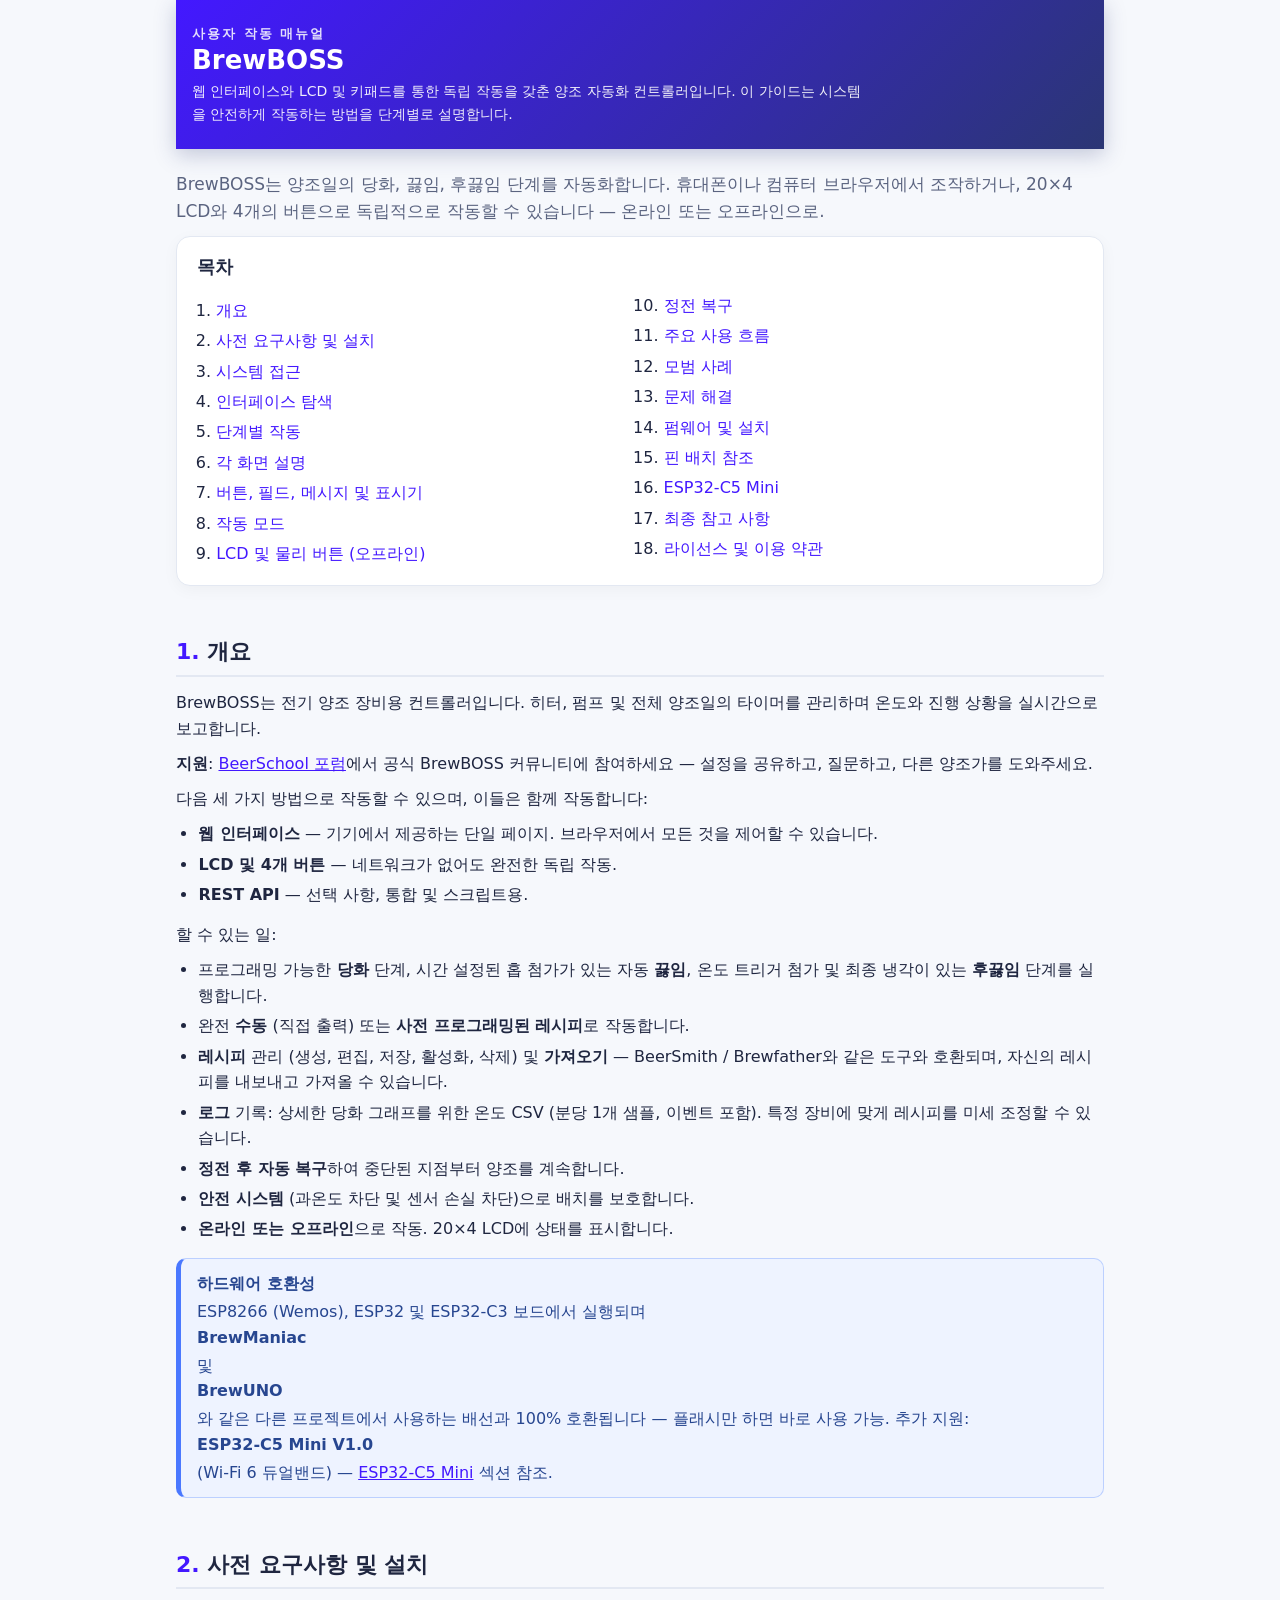
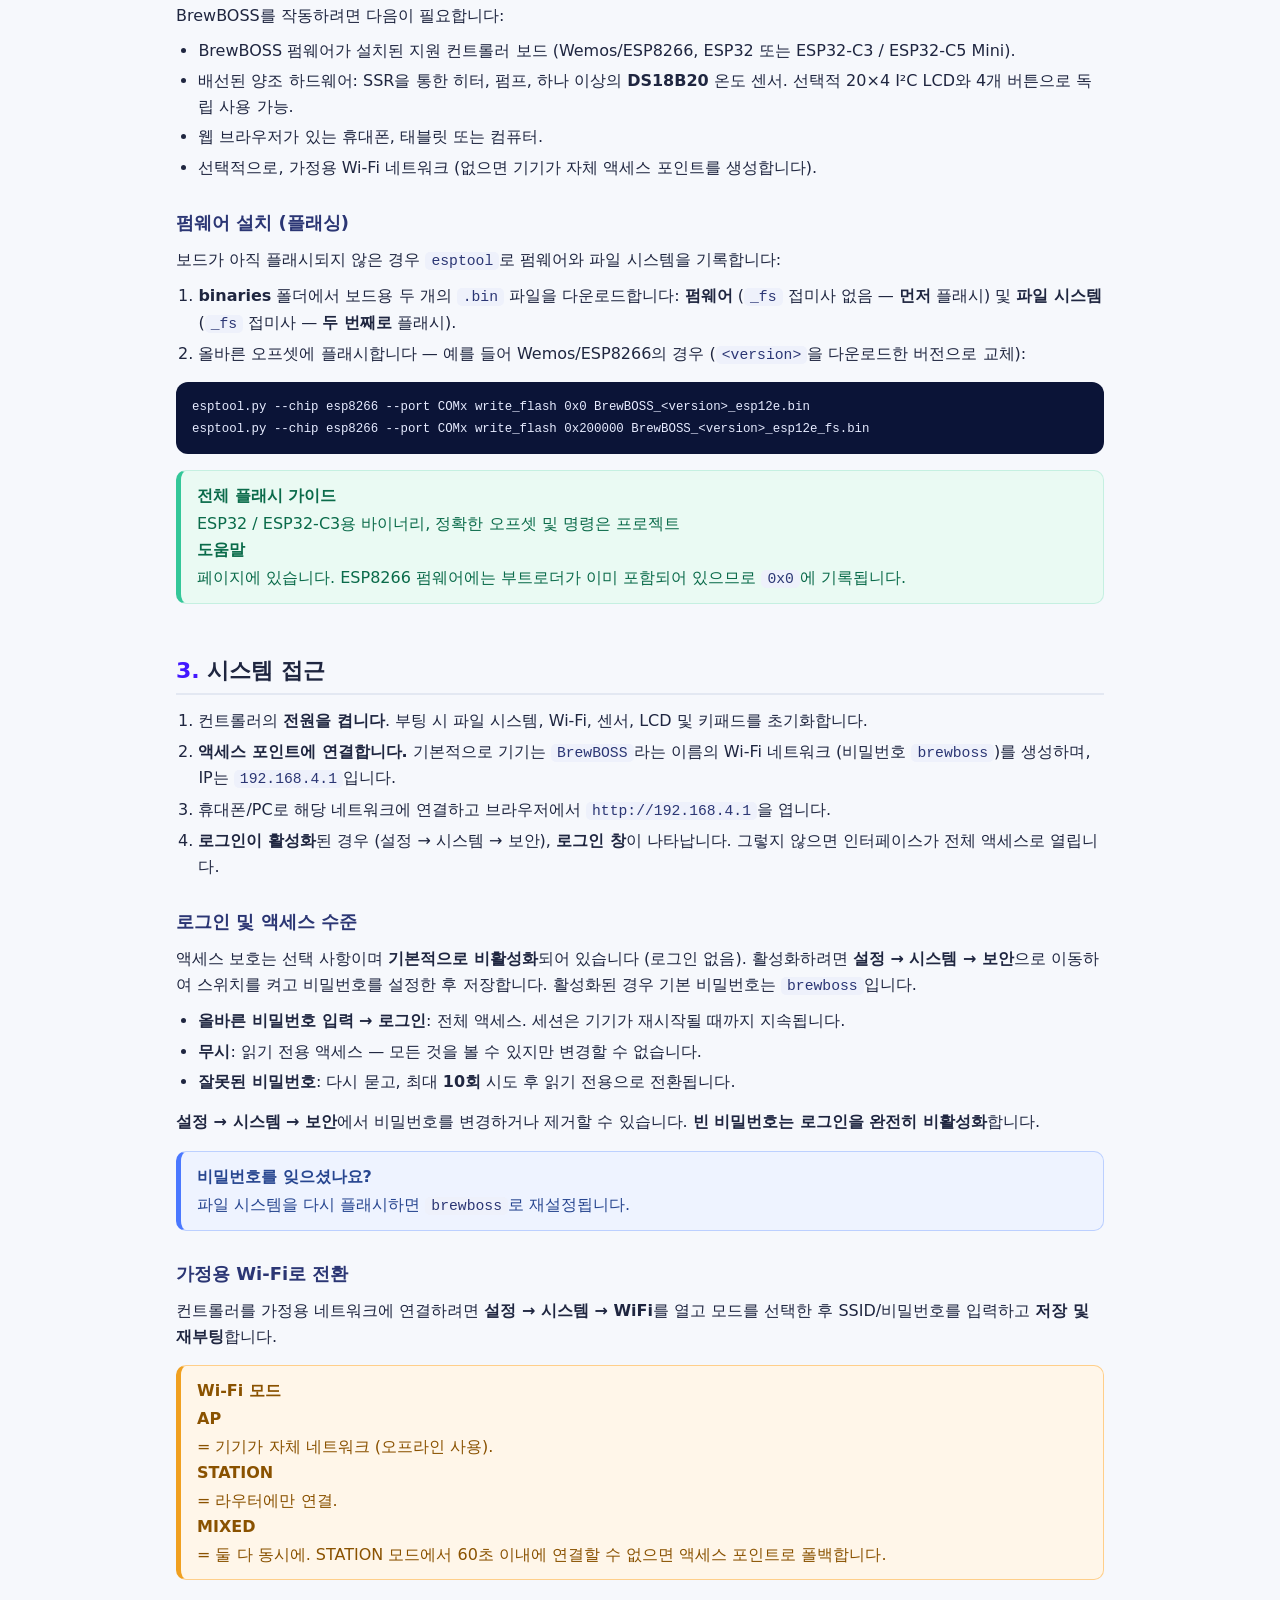
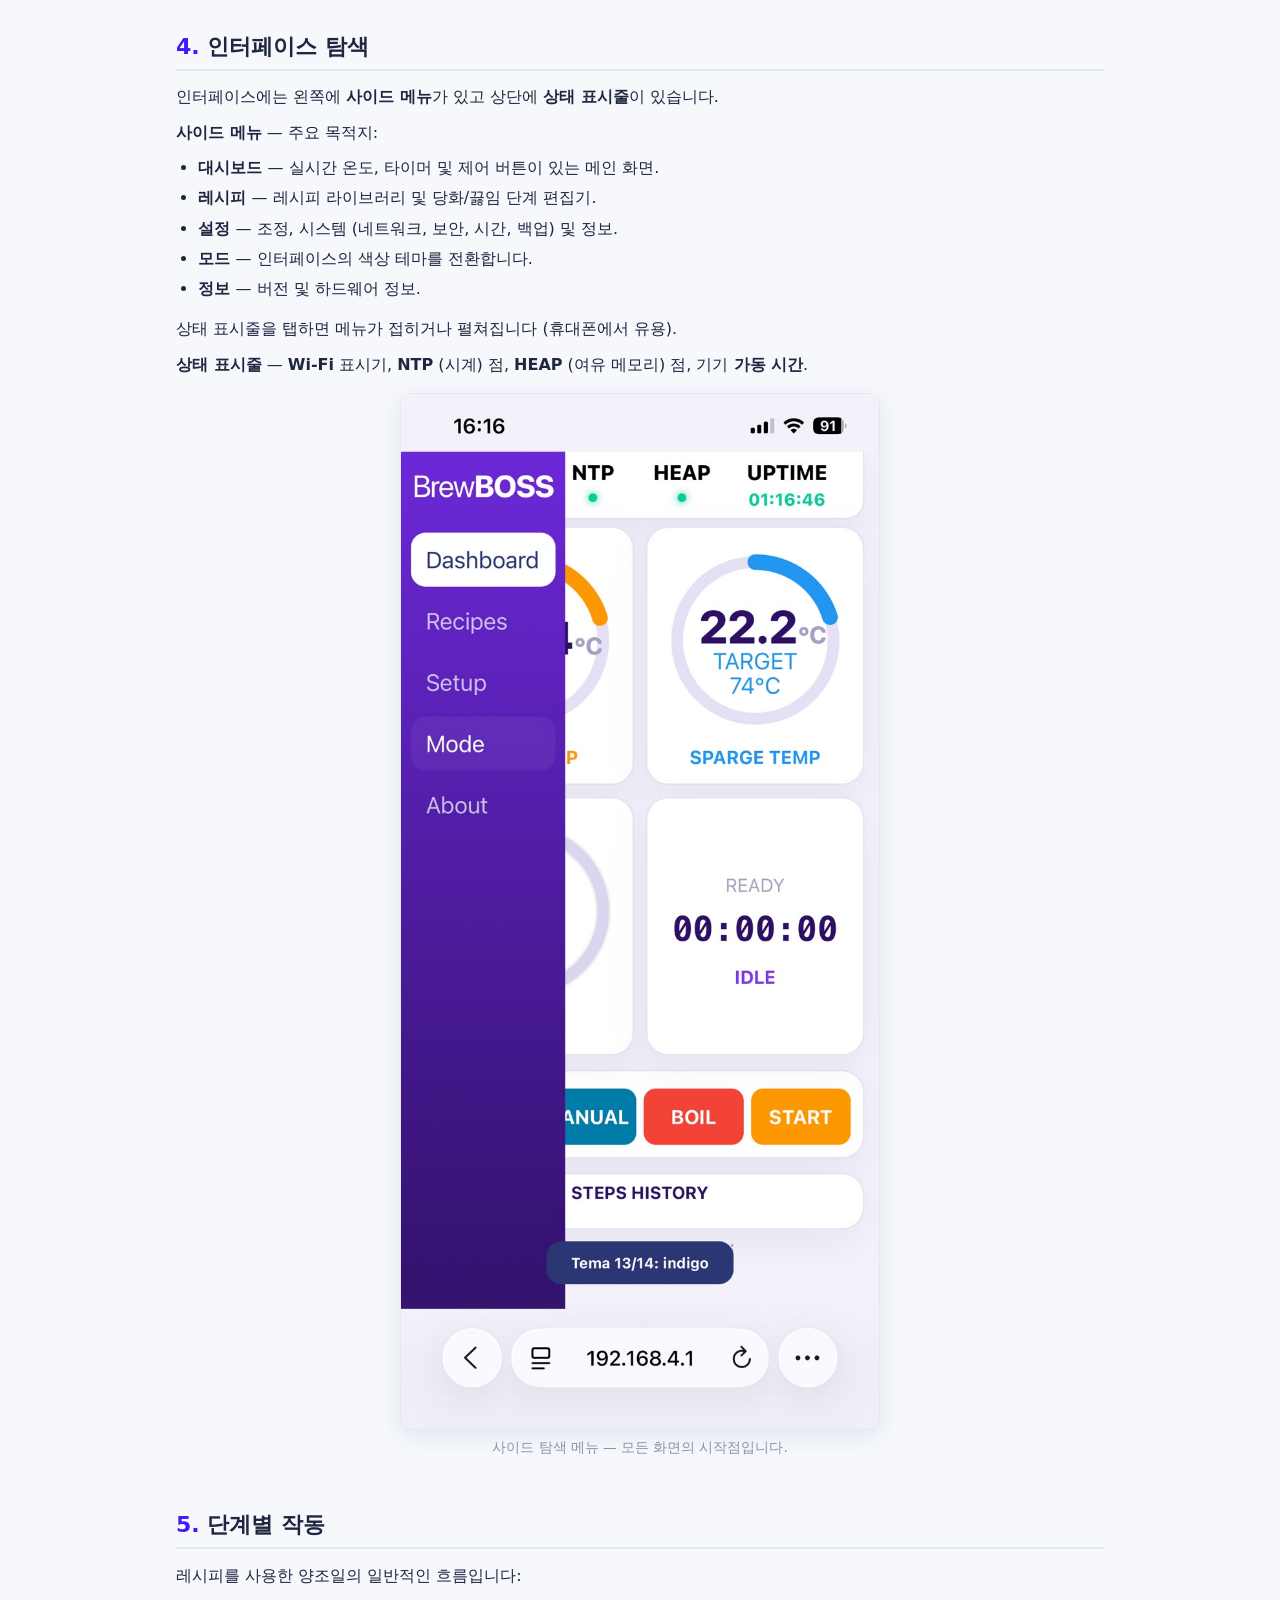
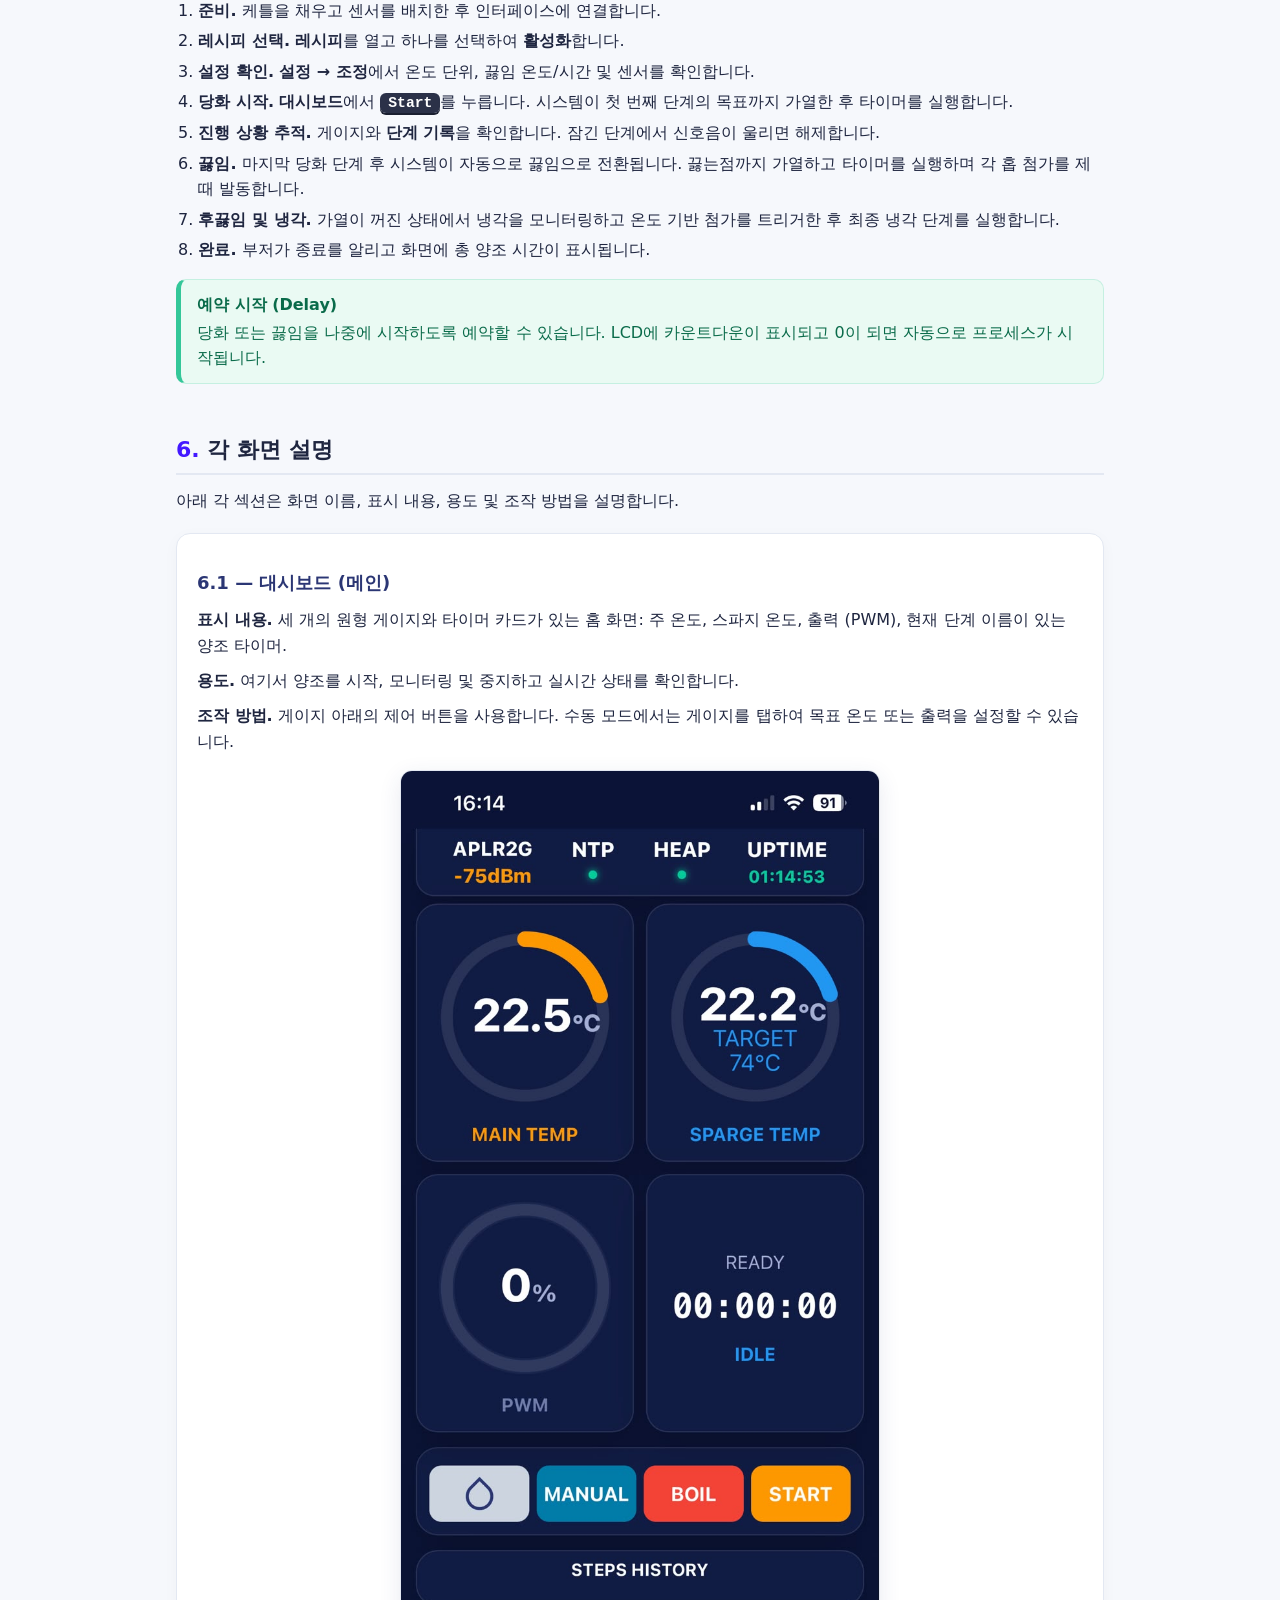
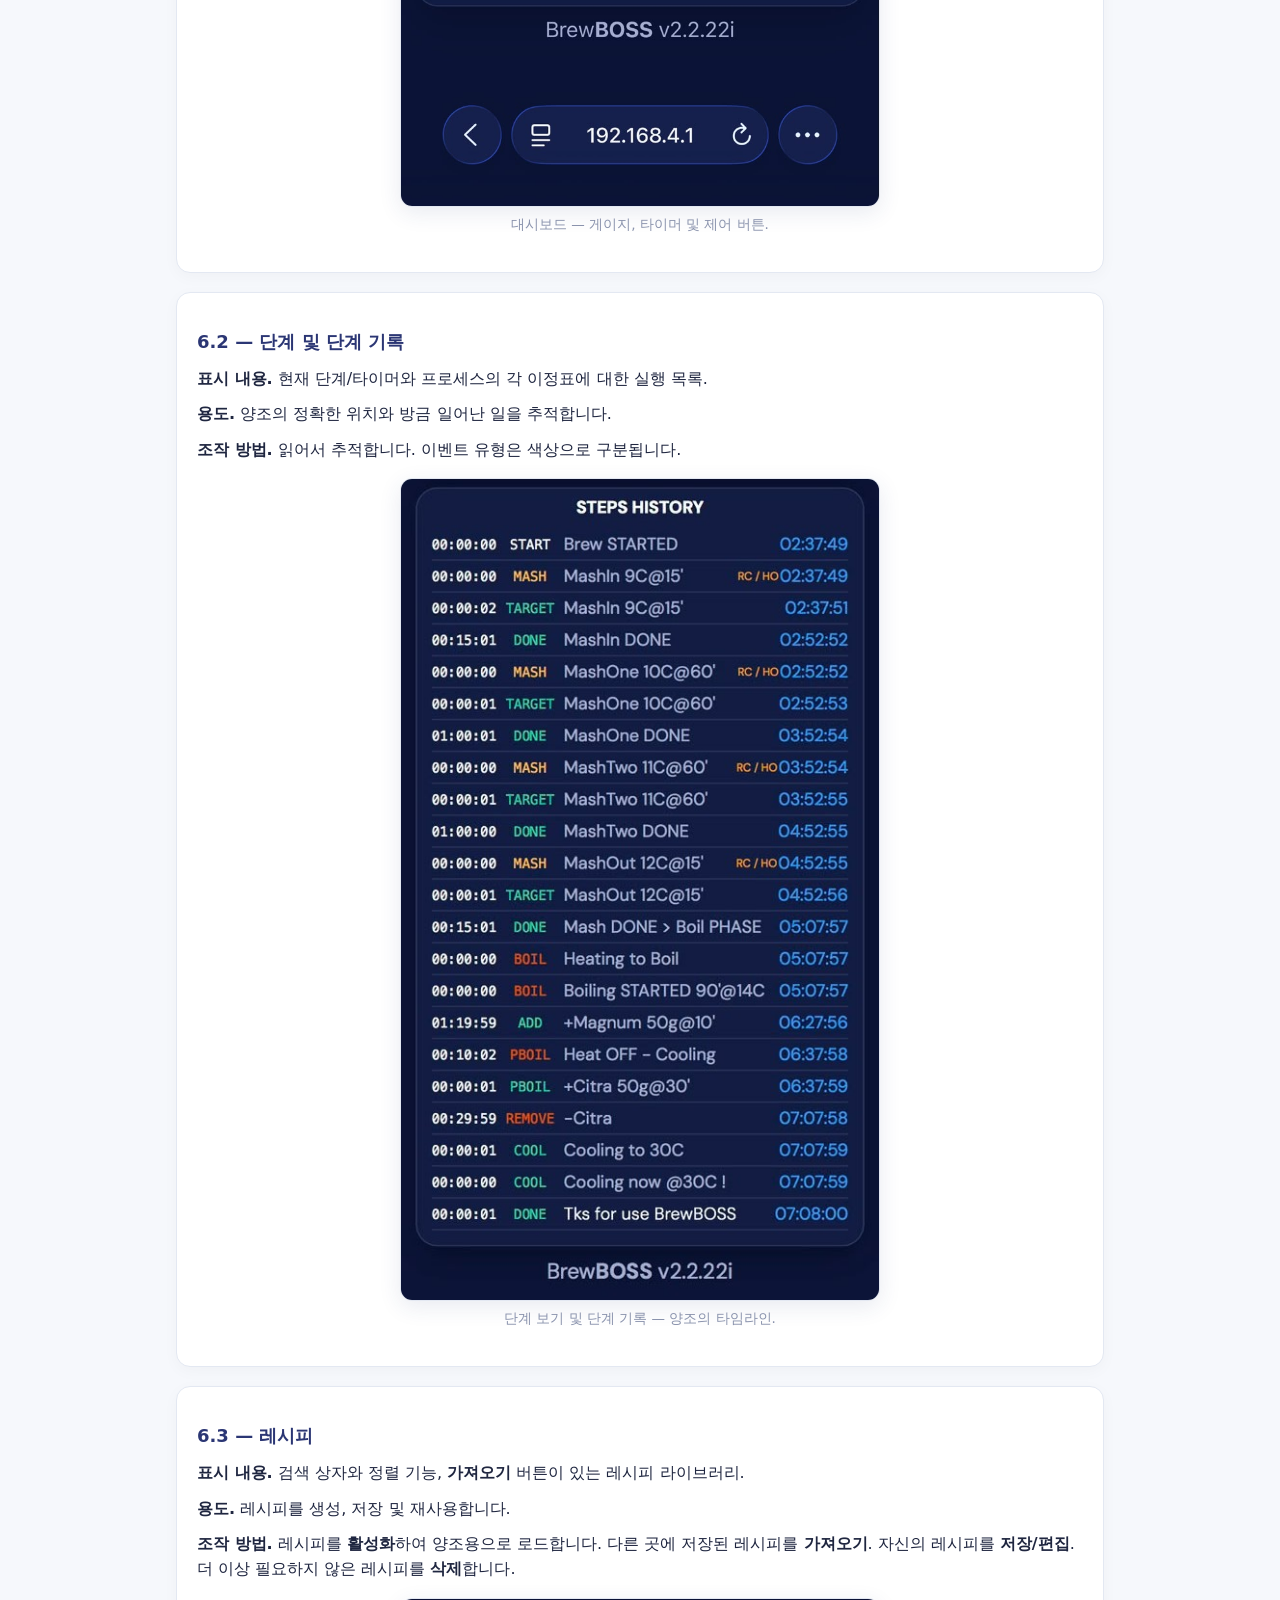
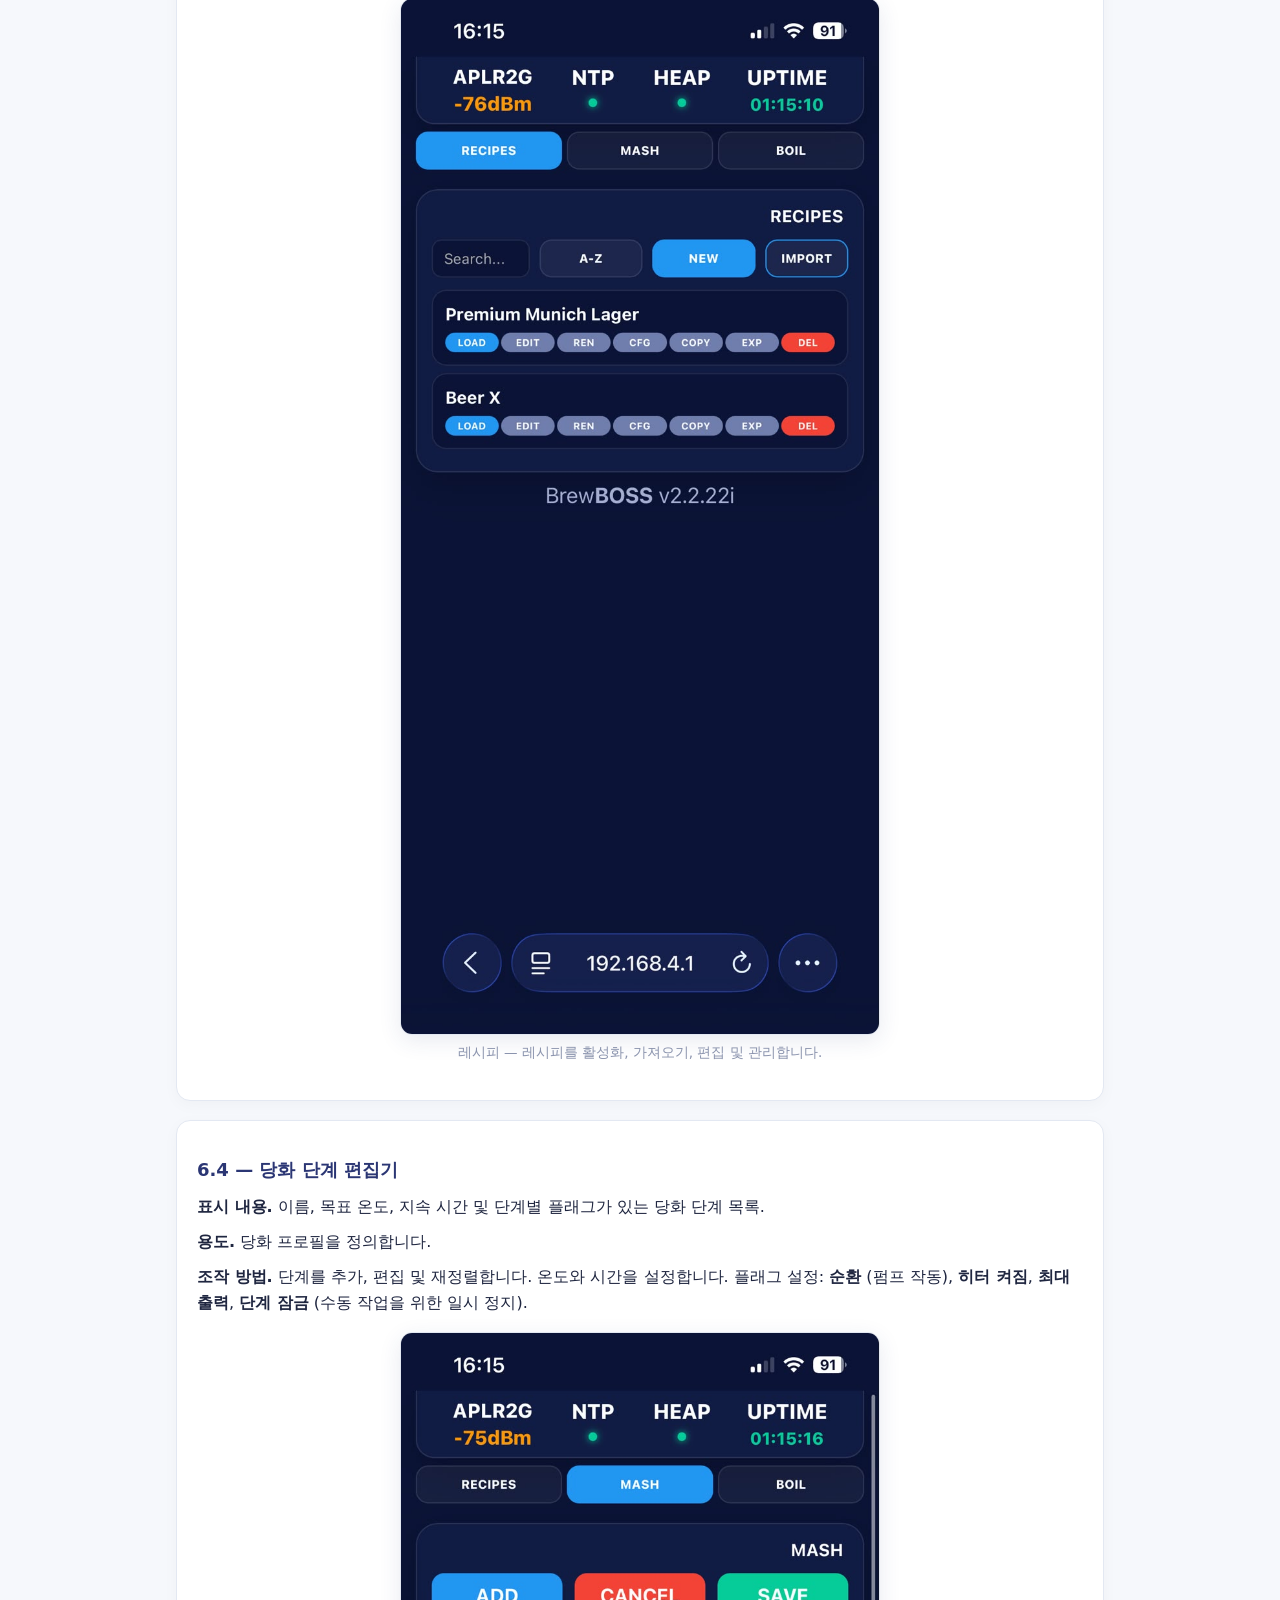
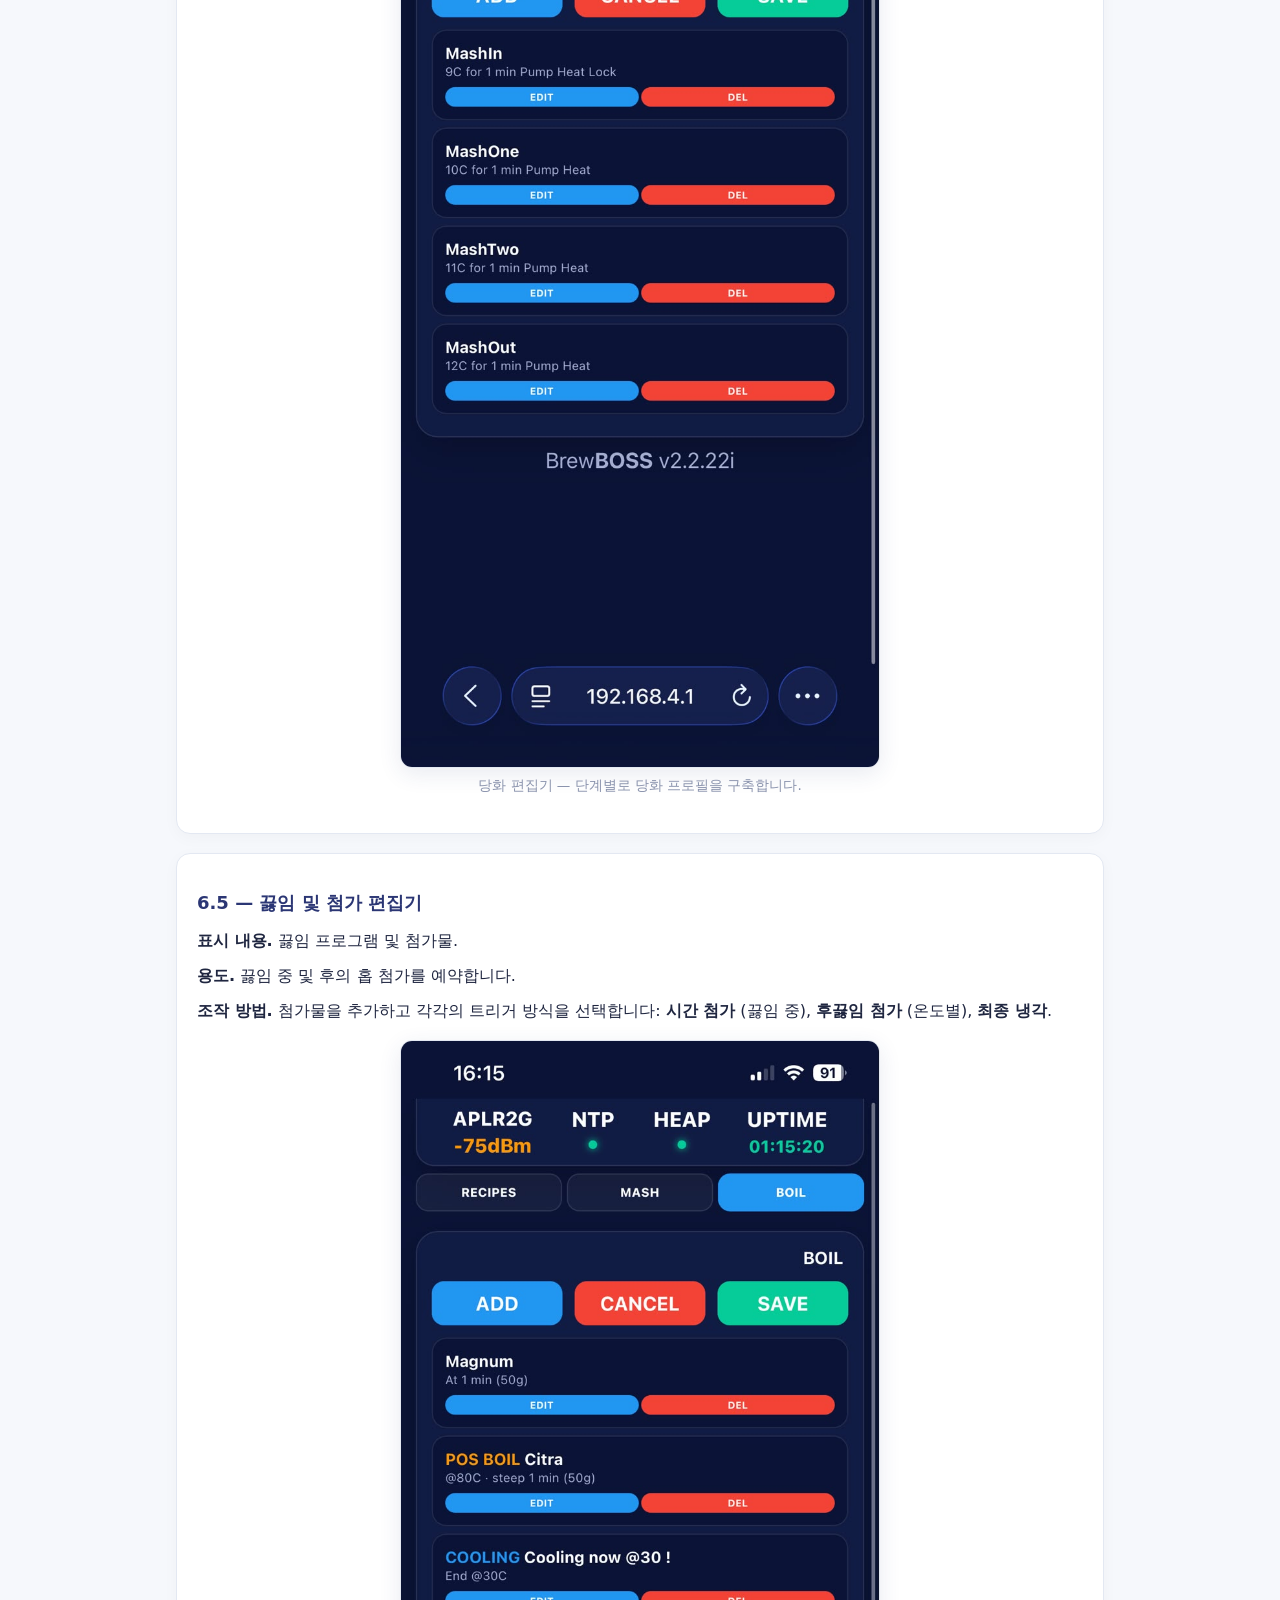
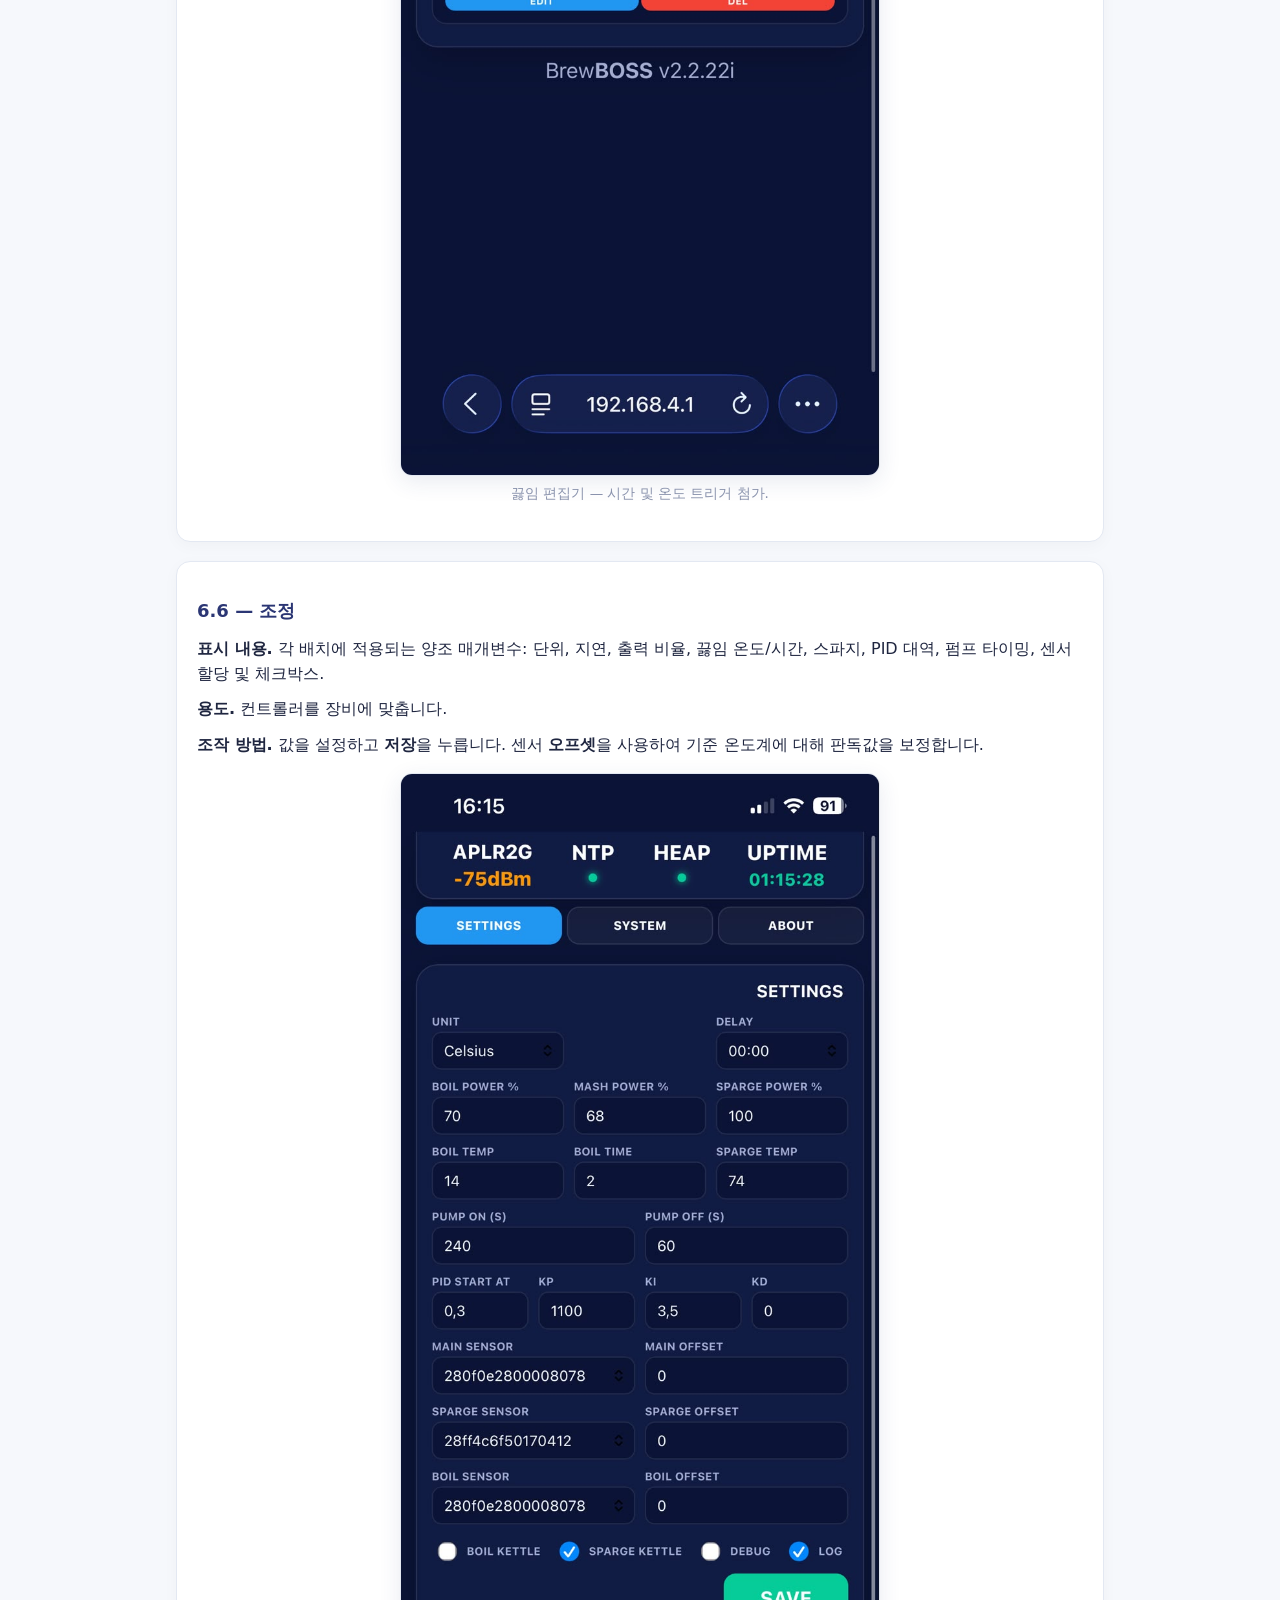
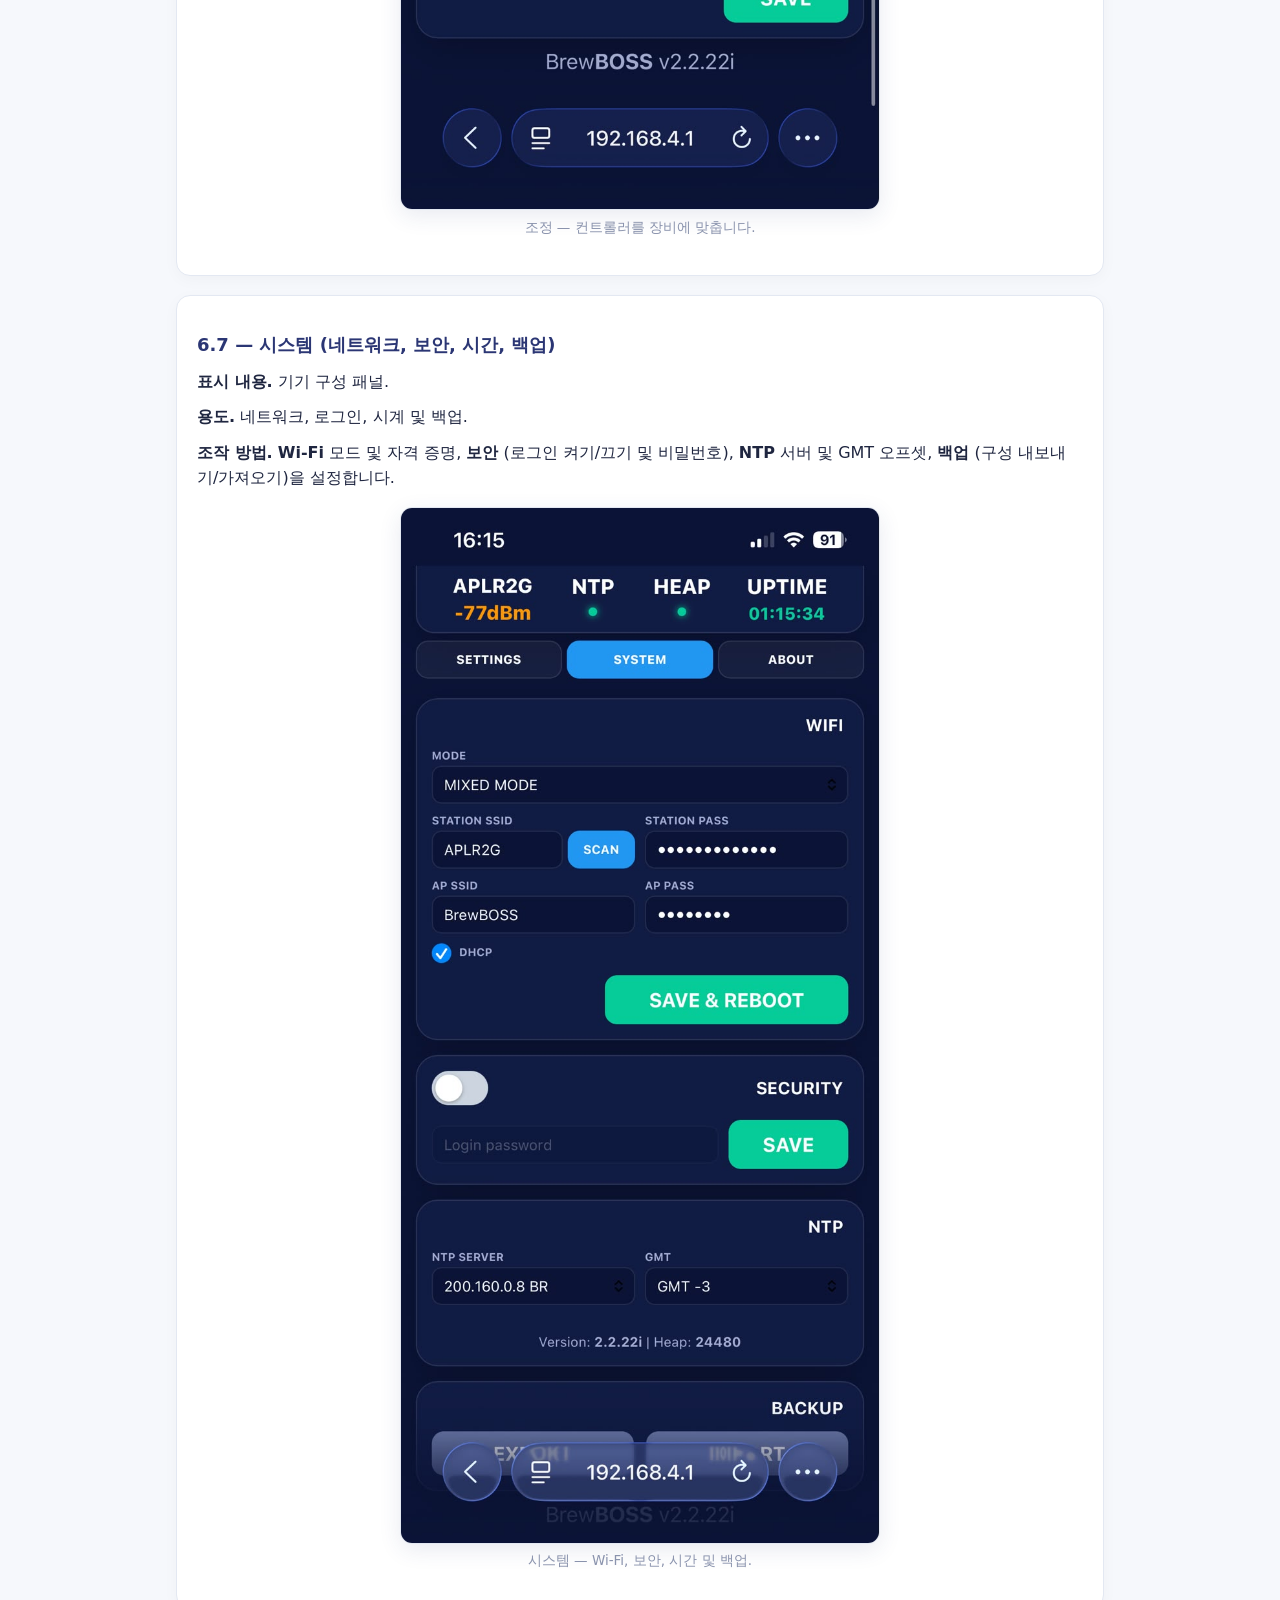
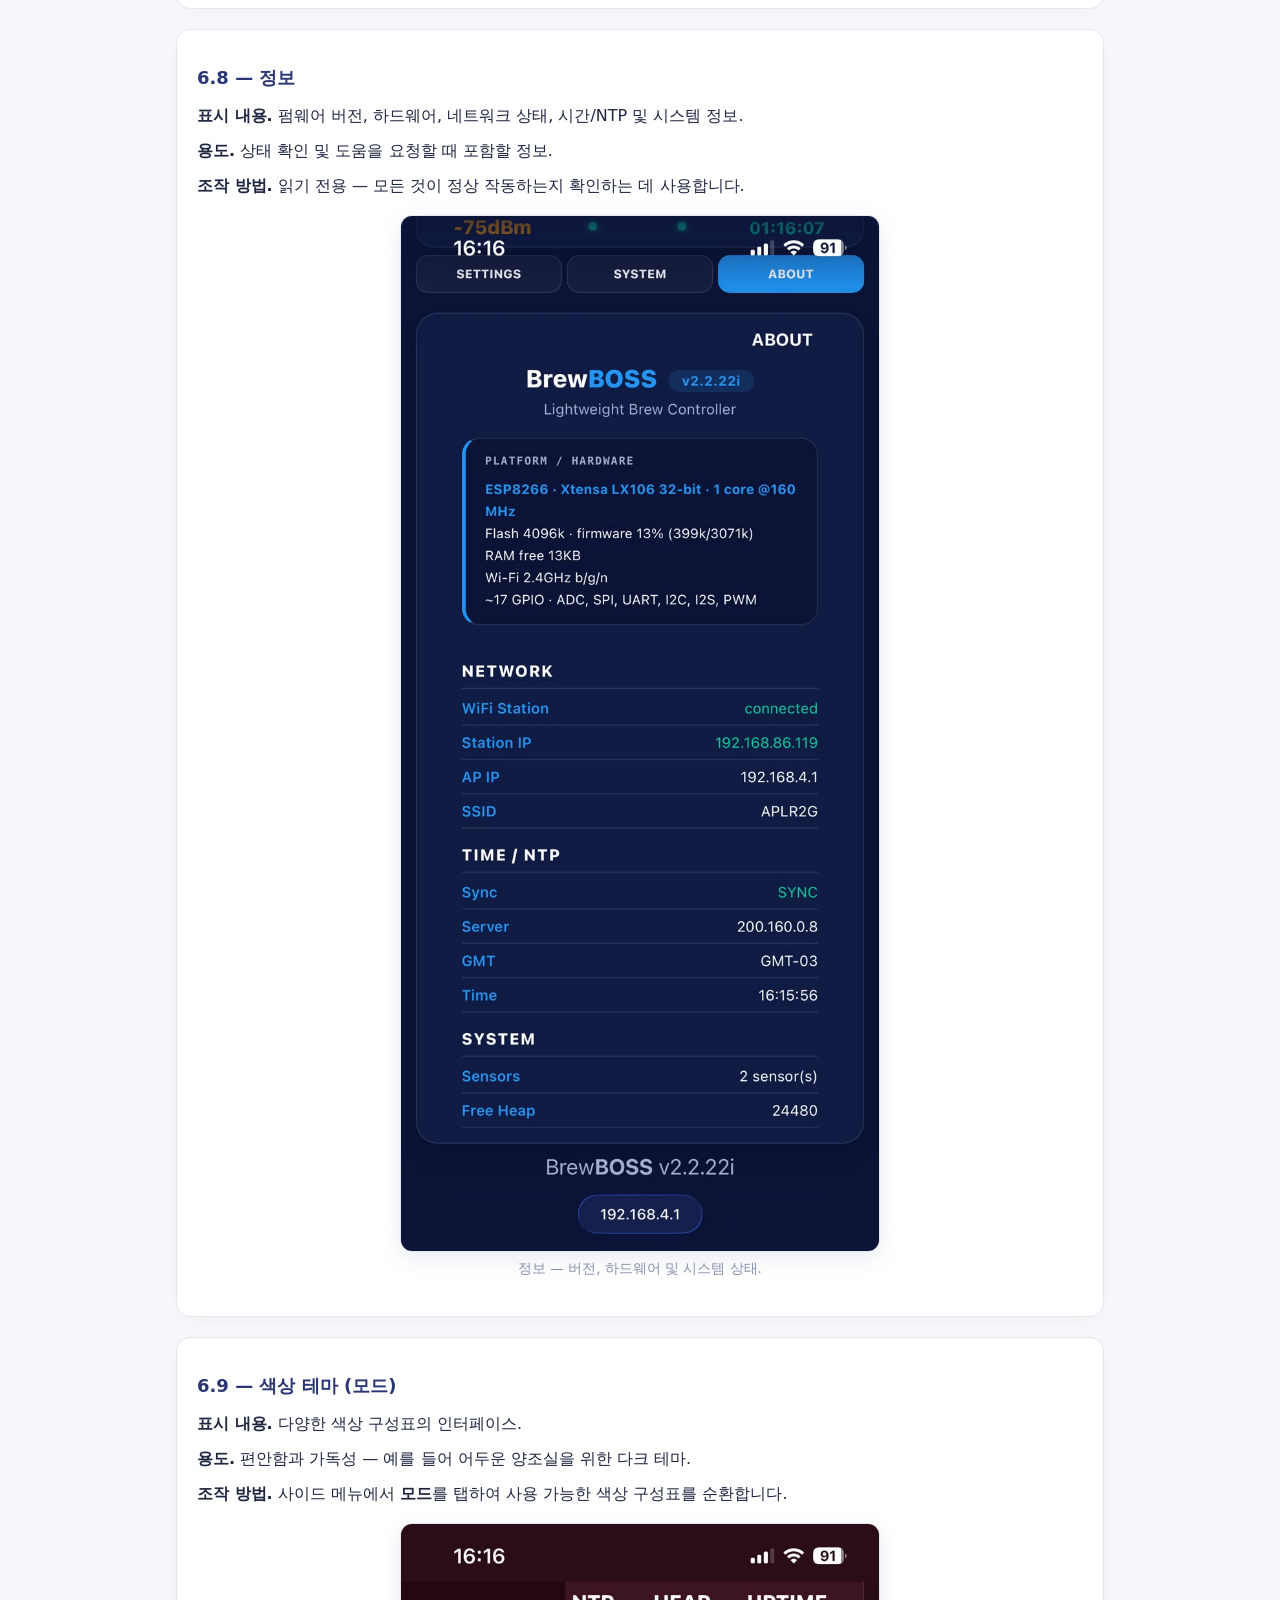
<file: manual_ko.html>
<!DOCTYPE html>
<html lang="ko">
<head>
<meta charset="utf-8">
<meta name="viewport" content="width=device-width, initial-scale=1">
<title>BrewBOSS — 사용자 작동 매뉴얼</title>
<style>
  :root{
    --accent:#4318FF; --accent2:#2B3674; --ink:#1f2640; --dim:#5b6480; --muted:#8a93ad;
    --bg:#f6f8fc; --card:#ffffff; --line:#e3e8f2;
    --tip-bg:#eafaf3; --tip-bd:#34c79933; --tip-tx:#0a6b4a;
    --warn-bg:#fff6e9; --warn-bd:#ffcf8a; --warn-tx:#8a5200;
    --note-bg:#eef3ff; --note-bd:#bcd0ff; --note-tx:#274690;
    --code:#0b1437;
  }
  *{box-sizing:border-box;}
  html{scroll-behavior:smooth;}
  body{margin:0;background:var(--bg);color:var(--ink);
    font-family:-apple-system,system-ui,"Segoe UI",Roboto,Helvetica,Arial,sans-serif;
    line-height:1.6;font-size:16px;}
  .wrap{max-width:960px;margin:0 auto;padding:0 16px 64px;}
  header.site{background:linear-gradient(135deg,var(--accent) 0%,var(--accent2) 100%);
    color:#fff;padding:24px 16px;box-shadow:0 6px 20px rgba(43,54,116,.25);
    display:flex;justify-content:space-between;align-items:flex-start;gap:12px;flex-wrap:wrap;}
  header.site .htext{min-width:0;}
  header.site .brand{font-size:13px;font-weight:700;letter-spacing:2px;text-transform:uppercase;opacity:.85;}
  header.site h1{margin:0 0 .15em;font-size:26px;line-height:1.2;}
  header.site h1 b{font-weight:800;}
  header.site .ver{display:inline-block;margin-left:8px;padding:2px 12px;border-radius:999px;
    background:rgba(255,255,255,.18);font-size:14px;font-weight:700;vertical-align:middle;white-space:nowrap;}
  header.site p{margin:.3em 0 0;opacity:.92;max-width:680px;font-size:14px;}
  .lang{background:rgba(255,255,255,.15);color:#fff;border:1px solid rgba(255,255,255,.4);
    border-radius:10px;padding:6px 10px;font-size:14px;font-weight:700;cursor:pointer;flex:none;margin-top:2px;}
  .lang option{color:#2B3674;background:#fff;}
  main{margin-top:22px;}
  h2{font-size:22px;margin:2.2em 0 .6em;padding-bottom:.25em;border-bottom:2px solid var(--line);scroll-margin-top:14px;}
  h3{font-size:18px;margin:1.6em 0 .4em;color:var(--accent2);scroll-margin-top:14px;}
  h2 .num,h3 .num{color:var(--accent);font-weight:800;}
  p{margin:.6em 0;}
  a{color:var(--accent);}
  ul,ol{margin:.5em 0 .9em;padding-left:1.4em;}
  li{margin:.3em 0;}
  code,kbd{font-family:"Cascadia Code",Consolas,monospace;font-size:.92em;}
  code{background:#eef1fb;color:var(--accent2);padding:1px 6px;border-radius:5px;}
  kbd{background:#2b3148;color:#fff;border-radius:6px;padding:2px 8px;font-weight:700;box-shadow:0 2px 0 #1a1f30;}
  pre{background:var(--code);color:#e6ebff;border-radius:12px;padding:14px 16px;overflow:auto;
    font-family:"Cascadia Code",Consolas,monospace;font-size:13.5px;line-height:1.6;}
  pre code{background:none;color:inherit;padding:0;}
  .toc{background:var(--card);border:1px solid var(--line);border-radius:14px;padding:16px 20px;box-shadow:0 4px 16px rgba(0,0,0,.04);}
  .toc h2{margin:0 0 .4em;border:0;font-size:18px;}
  .toc ol{columns:2;column-gap:28px;padding-left:1.2em;margin:0;}
  @media(max-width:640px){.toc ol{columns:1;}}
  .toc a{text-decoration:none;}
  .toc a:hover{text-decoration:underline;}
  figure{margin:1em 0 1.4em;}
  figure img{display:block;width:100%;max-width:480px;height:auto;margin-left:auto;margin-right:auto;
    border:1px solid var(--line);border-radius:12px;box-shadow:0 6px 22px rgba(43,54,116,.10);background:#fff;}
  figcaption{margin-top:.5em;font-size:13.5px;color:var(--muted);text-align:center;}
  .callout{border:1px solid var(--line);border-left-width:5px;border-radius:10px;padding:12px 16px;margin:1em 0;}
  .callout b{display:block;margin-bottom:.15em;}
  .tip{background:var(--tip-bg);border-color:var(--tip-bd);border-left-color:#34c799;color:var(--tip-tx);}
  .warn{background:var(--warn-bg);border-color:var(--warn-bd);border-left-color:#f0a020;color:var(--warn-tx);}
  .note{background:var(--note-bg);border-color:var(--note-bd);border-left-color:#4a78ff;color:var(--note-tx);}
  .tablewrap{overflow-x:auto;margin:1em 0;}
  table{border-collapse:collapse;width:100%;font-size:14.5px;min-width:520px;}
  th,td{border:1px solid var(--line);padding:8px 11px;text-align:left;vertical-align:top;}
  th{background:#eef1fb;color:var(--accent2);font-weight:700;}
  tbody tr:nth-child(even){background:#fafbff;}
  .lead{font-size:17px;color:var(--dim);}
  footer{margin-top:48px;padding-top:18px;border-top:1px solid var(--line);font-size:13px;color:var(--muted);text-align:center;}
  footer b{color:var(--dim);}
  .screen{background:var(--card);border:1px solid var(--line);border-radius:14px;padding:6px 20px 14px;
    margin:1.2em 0;box-shadow:0 4px 16px rgba(0,0,0,.03);}
</style>
</head>
<body>

<div class="wrap">
  <header class="site">
    <div class="htext">
      <div class="brand" >사용자 작동 매뉴얼</div>
      <h1>Brew<b>BOSS</b></h1>
      <p >웹 인터페이스와 LCD 및 키패드를 통한 독립 작동을 갖춘 양조 자동화 컨트롤러입니다. 이 가이드는 시스템을 안전하게 작동하는 방법을 단계별로 설명합니다.</p>
    </div>
    
  </header>

  <main>
    <p class="lead" >BrewBOSS는 양조일의 당화, 끓임, 후끓임 단계를 자동화합니다. 휴대폰이나 컴퓨터 브라우저에서 조작하거나, 20×4 LCD와 4개의 버튼으로 독립적으로 작동할 수 있습니다 — 온라인 또는 오프라인으로.</p>

    <nav class="toc" aria-label="목차">
      <h2 >목차</h2>
      <ol>
        <li><a href="#overview" >개요</a></li>
        <li><a href="#prerequisites" >사전 요구사항 및 설치</a></li>
        <li><a href="#access" >시스템 접근</a></li>
        <li><a href="#navigation" >인터페이스 탐색</a></li>
        <li><a href="#operation" >단계별 작동</a></li>
        <li><a href="#screens" >각 화면 설명</a></li>
        <li><a href="#indicators" >버튼, 필드, 메시지 및 표시기</a></li>
        <li><a href="#modes" >작동 모드</a></li>
        <li><a href="#standalone" >LCD 및 물리 버튼 (오프라인)</a></li>
        <li><a href="#recovery" >정전 복구</a></li>
        <li><a href="#flow" >주요 사용 흐름</a></li>
        <li><a href="#best" >모범 사례</a></li>
        <li><a href="#trouble" >문제 해결</a></li>
        <li><a href="#firmware" >펌웨어 및 설치</a></li>
        <li><a href="#pinout" >핀 배치 참조</a></li>
    <li><a href="#esp32c5">ESP32-C5 Mini</a></li>
        <li><a href="#notes" >최종 참고 사항</a></li>
        <li><a href="#license" >라이선스 및 이용 약관</a></li>
      </ol>
    </nav>

    <h2 id="overview"><span class="num">1.</span> <span >개요</span></h2>
    <p >BrewBOSS는 전기 양조 장비용 컨트롤러입니다. 히터, 펌프 및 전체 양조일의 타이머를 관리하며 온도와 진행 상황을 실시간으로 보고합니다.</p>
    <p><b >지원</b>: <span ><a href='https://beerschool.circle.so/c/forum-aberto/brewboss-command-the-brew-own-the-process' target='_blank' rel='noopener'>BeerSchool 포럼</a>에서 공식 BrewBOSS 커뮤니티에 참여하세요 — 설정을 공유하고, 질문하고, 다른 양조가를 도와주세요.</span></p>
    <p >다음 세 가지 방법으로 작동할 수 있으며, 이들은 함께 작동합니다:</p>
    <ul>
      <li ><b>웹 인터페이스</b> — 기기에서 제공하는 단일 페이지. 브라우저에서 모든 것을 제어할 수 있습니다.</li>
      <li ><b>LCD 및 4개 버튼</b> — 네트워크가 없어도 완전한 독립 작동.</li>
      <li ><b>REST API</b> — 선택 사항, 통합 및 스크립트용.</li>
    </ul>
    <p >할 수 있는 일:</p>
    <ul>
      <li >프로그래밍 가능한 <b>당화</b> 단계, 시간 설정된 홉 첨가가 있는 자동 <b>끓임</b>, 온도 트리거 첨가 및 최종 냉각이 있는 <b>후끓임</b> 단계를 실행합니다.</li>
      <li >완전 <b>수동</b> (직접 출력) 또는 <b>사전 프로그래밍된 레시피</b>로 작동합니다.</li>
      <li ><b>레시피</b> 관리 (생성, 편집, 저장, 활성화, 삭제) 및 <b>가져오기</b> — BeerSmith / Brewfather와 같은 도구와 호환되며, 자신의 레시피를 내보내고 가져올 수 있습니다.</li>
      <li ><b>로그</b> 기록: 상세한 당화 그래프를 위한 온도 CSV (분당 1개 샘플, 이벤트 포함). 특정 장비에 맞게 레시피를 미세 조정할 수 있습니다.</li>
      <li ><b>정전 후 자동 복구</b>하여 중단된 지점부터 양조를 계속합니다.</li>
      <li ><b>안전 시스템</b> (과온도 차단 및 센서 손실 차단)으로 배치를 보호합니다.</li>
      <li ><b>온라인 또는 오프라인</b>으로 작동. 20×4 LCD에 상태를 표시합니다.</li>
    </ul>
    <div class="callout note"><b >하드웨어 호환성</b><span >ESP8266 (Wemos), ESP32 및 ESP32-C3 보드에서 실행되며 <b>BrewManiac</b> 및 <b>BrewUNO</b>와 같은 다른 프로젝트에서 사용하는 배선과 100% 호환됩니다 — 플래시만 하면 바로 사용 가능. 추가 지원: <b>ESP32-C5 Mini V1.0</b>(Wi-Fi 6 듀얼밴드) — <a href="#esp32c5">ESP32-C5 Mini</a> 섹션 참조.<!--C5SUPPORT--></span></div>

    <h2 id="prerequisites"><span class="num">2.</span> <span >사전 요구사항 및 설치</span></h2>
    <p >BrewBOSS를 작동하려면 다음이 필요합니다:</p>
    <ul>
      <li >BrewBOSS 펌웨어가 설치된 지원 컨트롤러 보드 (Wemos/ESP8266, ESP32 또는 ESP32-C3 / ESP32-C5 Mini).</li>
      <li >배선된 양조 하드웨어: SSR을 통한 히터, 펌프, 하나 이상의 <b>DS18B20</b> 온도 센서. 선택적 20×4 I²C LCD와 4개 버튼으로 독립 사용 가능.</li>
      <li >웹 브라우저가 있는 휴대폰, 태블릿 또는 컴퓨터.</li>
      <li >선택적으로, 가정용 Wi‑Fi 네트워크 (없으면 기기가 자체 액세스 포인트를 생성합니다).</li>
    </ul>
    <h3 >펌웨어 설치 (플래싱)</h3>
    <p >보드가 아직 플래시되지 않은 경우 <code>esptool</code>로 펌웨어와 파일 시스템을 기록합니다:</p>
    <ol>
      <li ><b>binaries</b> 폴더에서 보드용 두 개의 <code>.bin</code> 파일을 다운로드합니다: <b>펌웨어</b> (<code>_fs</code> 접미사 없음 — <b>먼저</b> 플래시) 및 <b>파일 시스템</b> (<code>_fs</code> 접미사 — <b>두 번째로</b> 플래시).</li>
      <li >올바른 오프셋에 플래시합니다 — 예를 들어 Wemos/ESP8266의 경우 (<code>&lt;version&gt;</code>을 다운로드한 버전으로 교체):</li>
    </ol>
    <pre><code>esptool.py --chip esp8266 --port COMx write_flash 0x0 BrewBOSS_&lt;version&gt;_esp12e.bin
esptool.py --chip esp8266 --port COMx write_flash 0x200000 BrewBOSS_&lt;version&gt;_esp12e_fs.bin</code></pre>
    <div class="callout tip"><b >전체 플래시 가이드</b><span >ESP32 / ESP32-C3용 바이너리, 정확한 오프셋 및 명령은 프로젝트 <b>도움말</b> 페이지에 있습니다. ESP8266 펌웨어에는 부트로더가 이미 포함되어 있으므로 <code>0x0</code>에 기록됩니다.</span></div>

    <h2 id="access"><span class="num">3.</span> <span >시스템 접근</span></h2>
    <ol>
      <li >컨트롤러의 <b>전원을 켭니다</b>. 부팅 시 파일 시스템, Wi‑Fi, 센서, LCD 및 키패드를 초기화합니다.</li>
      <li ><b>액세스 포인트에 연결합니다.</b> 기본적으로 기기는 <code>BrewBOSS</code>라는 이름의 Wi‑Fi 네트워크 (비밀번호 <code>brewboss</code>)를 생성하며, IP는 <code>192.168.4.1</code>입니다.</li>
      <li >휴대폰/PC로 해당 네트워크에 연결하고 브라우저에서 <code>http://192.168.4.1</code>을 엽니다.</li>
      <li ><b>로그인이 활성화</b>된 경우 (설정 → 시스템 → 보안), <b>로그인 창</b>이 나타납니다. 그렇지 않으면 인터페이스가 전체 액세스로 열립니다.</li>
    </ol>
    <h3 >로그인 및 액세스 수준</h3>
    <p >액세스 보호는 선택 사항이며 <b>기본적으로 비활성화</b>되어 있습니다 (로그인 없음). 활성화하려면 <b>설정 → 시스템 → 보안</b>으로 이동하여 스위치를 켜고 비밀번호를 설정한 후 저장합니다. 활성화된 경우 기본 비밀번호는 <code>brewboss</code>입니다.</p>
    <ul>
      <li ><b>올바른 비밀번호 입력 → 로그인</b>: 전체 액세스. 세션은 기기가 재시작될 때까지 지속됩니다.</li>
      <li ><b>무시</b>: 읽기 전용 액세스 — 모든 것을 볼 수 있지만 변경할 수 없습니다.</li>
      <li ><b>잘못된 비밀번호</b>: 다시 묻고, 최대 <b>10회</b> 시도 후 읽기 전용으로 전환됩니다.</li>
    </ul>
    <p ><b>설정 → 시스템 → 보안</b>에서 비밀번호를 변경하거나 제거할 수 있습니다. <b>빈 비밀번호는 로그인을 완전히 비활성화</b>합니다.</p>
    <div class="callout note"><b >비밀번호를 잊으셨나요?</b><span >파일 시스템을 다시 플래시하면 <code>brewboss</code>로 재설정됩니다.</span></div>
    <h3 >가정용 Wi‑Fi로 전환</h3>
    <p >컨트롤러를 가정용 네트워크에 연결하려면 <b>설정 → 시스템 → WiFi</b>를 열고 모드를 선택한 후 SSID/비밀번호를 입력하고 <b>저장 및 재부팅</b>합니다.</p>
    <div class="callout warn"><b >Wi‑Fi 모드</b><span ><b>AP</b> = 기기가 자체 네트워크 (오프라인 사용). <b>STATION</b> = 라우터에만 연결. <b>MIXED</b> = 둘 다 동시에. STATION 모드에서 60초 이내에 연결할 수 없으면 액세스 포인트로 폴백합니다.</span></div>

    <h2 id="navigation"><span class="num">4.</span> <span >인터페이스 탐색</span></h2>
    <p >인터페이스에는 왼쪽에 <b>사이드 메뉴</b>가 있고 상단에 <b>상태 표시줄</b>이 있습니다.</p>
    <p ><b>사이드 메뉴</b> — 주요 목적지:</p>
    <ul>
      <li ><b>대시보드</b> — 실시간 온도, 타이머 및 제어 버튼이 있는 메인 화면.</li>
      <li ><b>레시피</b> — 레시피 라이브러리 및 당화/끓임 단계 편집기.</li>
      <li ><b>설정</b> — 조정, 시스템 (네트워크, 보안, 시간, 백업) 및 정보.</li>
      <li ><b>모드</b> — 인터페이스의 색상 테마를 전환합니다.</li>
      <li ><b>정보</b> — 버전 및 하드웨어 정보.</li>
    </ul>
    <p >상태 표시줄을 탭하면 메뉴가 접히거나 펼쳐집니다 (휴대폰에서 유용).</p>
    <p ><b>상태 표시줄</b> — <b>Wi‑Fi</b> 표시기, <b>NTP</b> (시계) 점, <b>HEAP</b> (여유 메모리) 점, 기기 <b>가동 시간</b>.</p>
    <figure><img src="images/4.1_menu.jpeg" alt="BrewBOSS 사이드 탐색 메뉴"><figcaption >사이드 탐색 메뉴 — 모든 화면의 시작점입니다.</figcaption></figure>

    <h2 id="operation"><span class="num">5.</span> <span >단계별 작동</span></h2>
    <p >레시피를 사용한 양조일의 일반적인 흐름입니다:</p>
    <ol>
      <li ><b>준비.</b> 케틀을 채우고 센서를 배치한 후 인터페이스에 연결합니다.</li>
      <li ><b>레시피 선택.</b> <b>레시피</b>를 열고 하나를 선택하여 <b>활성화</b>합니다.</li>
      <li ><b>설정 확인.</b> <b>설정 → 조정</b>에서 온도 단위, 끓임 온도/시간 및 센서를 확인합니다.</li>
      <li ><b>당화 시작.</b> <b>대시보드</b>에서 <kbd>Start</kbd>를 누릅니다. 시스템이 첫 번째 단계의 목표까지 가열한 후 타이머를 실행합니다.</li>
      <li ><b>진행 상황 추적.</b> 게이지와 <b>단계 기록</b>을 확인합니다. 잠긴 단계에서 신호음이 울리면 해제합니다.</li>
      <li ><b>끓임.</b> 마지막 당화 단계 후 시스템이 자동으로 끓임으로 전환됩니다. 끓는점까지 가열하고 타이머를 실행하며 각 홉 첨가를 제때 발동합니다.</li>
      <li ><b>후끓임 및 냉각.</b> 가열이 꺼진 상태에서 냉각을 모니터링하고 온도 기반 첨가를 트리거한 후 최종 냉각 단계를 실행합니다.</li>
      <li ><b>완료.</b> 부저가 종료를 알리고 화면에 총 양조 시간이 표시됩니다.</li>
    </ol>
    <div class="callout tip"><b >예약 시작 (Delay)</b><span >당화 또는 끓임을 나중에 시작하도록 예약할 수 있습니다. LCD에 카운트다운이 표시되고 0이 되면 자동으로 프로세스가 시작됩니다.</span></div>

    <h2 id="screens"><span class="num">6.</span> <span >각 화면 설명</span></h2>
    <p >아래 각 섹션은 화면 이름, 표시 내용, 용도 및 조작 방법을 설명합니다.</p>

    <div class="screen">
      <h3 id="screen-main"><span >6.1</span> — <span >대시보드 (메인)</span></h3>
      <p ><b>표시 내용.</b> 세 개의 원형 게이지와 타이머 카드가 있는 홈 화면: 주 온도, 스파지 온도, 출력 (PWM), 현재 단계 이름이 있는 양조 타이머.</p>
      <p ><b>용도.</b> 여기서 양조를 시작, 모니터링 및 중지하고 실시간 상태를 확인합니다.</p>
      <p ><b>조작 방법.</b> 게이지 아래의 제어 버튼을 사용합니다. 수동 모드에서는 게이지를 탭하여 목표 온도 또는 출력을 설정할 수 있습니다.</p>
      <figure><img src="images/1.0_main.jpeg" alt="대시보드"><figcaption >대시보드 — 게이지, 타이머 및 제어 버튼.</figcaption></figure>
    </div>
    <div class="screen">
      <h3 id="screen-step"><span >6.2</span> — <span >단계 및 단계 기록</span></h3>
      <p ><b>표시 내용.</b> 현재 단계/타이머와 프로세스의 각 이정표에 대한 실행 목록.</p>
      <p ><b>용도.</b> 양조의 정확한 위치와 방금 일어난 일을 추적합니다.</p>
      <p ><b>조작 방법.</b> 읽어서 추적합니다. 이벤트 유형은 색상으로 구분됩니다.</p>
      <figure><img src="images/1.1_step.jpeg" alt="단계 기록"><figcaption >단계 보기 및 단계 기록 — 양조의 타임라인.</figcaption></figure>
    </div>
    <div class="screen">
      <h3 id="screen-recipes"><span >6.3</span> — <span >레시피</span></h3>
      <p ><b>표시 내용.</b> 검색 상자와 정렬 기능, <b>가져오기</b> 버튼이 있는 레시피 라이브러리.</p>
      <p ><b>용도.</b> 레시피를 생성, 저장 및 재사용합니다.</p>
      <p ><b>조작 방법.</b> 레시피를 <b>활성화</b>하여 양조용으로 로드합니다. 다른 곳에 저장된 레시피를 <b>가져오기</b>. 자신의 레시피를 <b>저장/편집</b>. 더 이상 필요하지 않은 레시피를 <b>삭제</b>합니다.</p>
      <figure><img src="images/2.0_recipes.jpeg" alt="레시피"><figcaption >레시피 — 레시피를 활성화, 가져오기, 편집 및 관리합니다.</figcaption></figure>
    </div>
    <div class="screen">
      <h3 id="screen-mash"><span >6.4</span> — <span >당화 단계 편집기</span></h3>
      <p ><b>표시 내용.</b> 이름, 목표 온도, 지속 시간 및 단계별 플래그가 있는 당화 단계 목록.</p>
      <p ><b>용도.</b> 당화 프로필을 정의합니다.</p>
      <p ><b>조작 방법.</b> 단계를 추가, 편집 및 재정렬합니다. 온도와 시간을 설정합니다. 플래그 설정: <b>순환</b> (펌프 작동), <b>히터 켜짐</b>, <b>최대 출력</b>, <b>단계 잠금</b> (수동 작업을 위한 일시 정지).</p>
      <figure><img src="images/2.1_mash.jpeg" alt="당화 편집기"><figcaption >당화 편집기 — 단계별로 당화 프로필을 구축합니다.</figcaption></figure>
    </div>
    <div class="screen">
      <h3 id="screen-boil"><span >6.5</span> — <span >끓임 및 첨가 편집기</span></h3>
      <p ><b>표시 내용.</b> 끓임 프로그램 및 첨가물.</p>
      <p ><b>용도.</b> 끓임 중 및 후의 홉 첨가를 예약합니다.</p>
      <p ><b>조작 방법.</b> 첨가물을 추가하고 각각의 트리거 방식을 선택합니다: <b>시간 첨가</b> (끓임 중), <b>후끓임 첨가</b> (온도별), <b>최종 냉각</b>.</p>
      <figure><img src="images/2.2_boil.jpeg" alt="끓임 편집기"><figcaption >끓임 편집기 — 시간 및 온도 트리거 첨가.</figcaption></figure>
    </div>
    <div class="screen">
      <h3 id="screen-settings"><span >6.6</span> — <span >조정</span></h3>
      <p ><b>표시 내용.</b> 각 배치에 적용되는 양조 매개변수: 단위, 지연, 출력 비율, 끓임 온도/시간, 스파지, PID 대역, 펌프 타이밍, 센서 할당 및 체크박스.</p>
      <p ><b>용도.</b> 컨트롤러를 장비에 맞춥니다.</p>
      <p ><b>조작 방법.</b> 값을 설정하고 <b>저장</b>을 누릅니다. 센서 <b>오프셋</b>을 사용하여 기준 온도계에 대해 판독값을 보정합니다.</p>
      <figure><img src="images/3.0_settings.jpeg" alt="조정"><figcaption >조정 — 컨트롤러를 장비에 맞춥니다.</figcaption></figure>
    </div>
    <div class="screen">
      <h3 id="screen-system"><span >6.7</span> — <span >시스템 (네트워크, 보안, 시간, 백업)</span></h3>
      <p ><b>표시 내용.</b> 기기 구성 패널.</p>
      <p ><b>용도.</b> 네트워크, 로그인, 시계 및 백업.</p>
      <p ><b>조작 방법.</b> <b>Wi‑Fi</b> 모드 및 자격 증명, <b>보안</b> (로그인 켜기/끄기 및 비밀번호), <b>NTP</b> 서버 및 GMT 오프셋, <b>백업</b> (구성 내보내기/가져오기)을 설정합니다.</p>
      <figure><img src="images/3.1_system.jpeg" alt="시스템"><figcaption >시스템 — Wi‑Fi, 보안, 시간 및 백업.</figcaption></figure>
    </div>
    <div class="screen">
      <h3 id="screen-about"><span >6.8</span> — <span >정보</span></h3>
      <p ><b>표시 내용.</b> 펌웨어 버전, 하드웨어, 네트워크 상태, 시간/NTP 및 시스템 정보.</p>
      <p ><b>용도.</b> 상태 확인 및 도움을 요청할 때 포함할 정보.</p>
      <p ><b>조작 방법.</b> 읽기 전용 — 모든 것이 정상 작동하는지 확인하는 데 사용합니다.</p>
      <figure><img src="images/3.2_about.jpeg" alt="정보"><figcaption >정보 — 버전, 하드웨어 및 시스템 상태.</figcaption></figure>
    </div>
    <div class="screen">
      <h3 id="screen-themes"><span >6.9</span> — <span >색상 테마 (모드)</span></h3>
      <p ><b>표시 내용.</b> 다양한 색상 구성표의 인터페이스.</p>
      <p ><b>용도.</b> 편안함과 가독성 — 예를 들어 어두운 양조실을 위한 다크 테마.</p>
      <p ><b>조작 방법.</b> 사이드 메뉴에서 <b>모드</b>를 탭하여 사용 가능한 색상 구성표를 순환합니다.</p>
      <figure><img src="images/4.0_themes.jpeg" alt="테마"><figcaption >색상 테마 — 모드 버튼으로 전환합니다.</figcaption></figure>
    </div>

    <h2 id="indicators"><span class="num">7.</span> <span >버튼, 필드, 메시지 및 표시기</span></h2>
    <h3 >제어 버튼 (대시보드)</h3>
    <ul>
      <li ><kbd>Start</kbd> — 당화를 시작합니다.</li>
      <li ><kbd>Pause</kbd> / <kbd>Resume</kbd> — 일시 정지 및 재개.</li>
      <li ><kbd>Stop</kbd> — 모든 것을 중지합니다.</li>
      <li ><kbd>Skip</kbd> — 현재 당화 단계를 건너뜁니다.</li>
      <li ><kbd>Boil</kbd> — 끓임을 직접 시작합니다.</li>
      <li ><kbd>Pump</kbd> — 펌프를 켜고 끕니다.</li>
      <li ><kbd>Prime</kbd> — 자동 프라이밍 사이클을 실행합니다.</li>
    </ul>
    <h3 >상태 표시기</h3>
    <ul>
      <li ><b>Wi‑Fi</b>: 네트워크 연결 시 dBm 단위의 신호 강도, 또는 기기가 액세스 포인트로 작동 중일 때 <b>AP</b> (녹색) 및 액세스 포인트 이름.</li>
      <li ><b>NTP 점</b>: 시계가 동기화되었을 때 녹색.</li>
      <li ><b>HEAP 점</b>: 여유 메모리 상태.</li>
      <li ><b>가동 시간</b>: 기기가 실행된 시간.</li>
    </ul>
    <h3 >메시지 및 이벤트</h3>
    <p ><b>단계 기록</b>과 LCD에는 <em>Brew STARTED</em>, 목표 도달, 단계 완료, 홉 첨가, 완료 등의 이벤트가 표시됩니다. 알람과 함께 <b>SAFETY</b> 이벤트는 보호 기능이 작동되었음을 의미합니다.</p>
    <h3 >소리 (부저)</h3>
    <div class="tablewrap"><table>
      <thead><tr><th >시기</th><th >들리는 소리</th></tr></thead>
      <tbody>
        <tr><td >목표 온도 도달</td><td >긴 신호음 2회</td></tr>
        <tr><td >당화 단계 진행</td><td >짧게–짧게–길게</td></tr>
        <tr><td >끓임 시작 / 홉 첨가</td><td >짧게 2회 + 길게 2회</td></tr>
        <tr><td >단계 잠금 (조작 필요)</td><td >15초마다 신호음 2회</td></tr>
        <tr><td >양조 완료</td><td >긴 신호음 4회</td></tr>
        <tr><td >안전 장치 작동</td><td >알람 패턴</td></tr>
      </tbody>
    </table></div>

    <h2 id="modes"><span class="num">8.</span> <span >작동 모드</span></h2>
    <ul>
      <li ><b>당화</b> — 당화 단계를 실행합니다. 각 단계마다 목표까지 가열하고 타이머를 실행한 후 진행합니다. 마지막 단계 후 자동으로 끓임으로 전환됩니다.</li>
      <li ><b>끓임</b> — 끓는 온도까지 가열하고 타이머를 실행하며 시간 첨가를 발동합니다. 단독으로 시작할 수 있습니다.</li>
      <li ><b>후끓임</b> — 가열이 꺼져 있습니다. 냉각을 모니터링하고 온도 기반 첨가를 트리거한 후 최종 냉각 단계를 실행합니다.</li>
      <li ><b>수동</b> — 히터 출력을 직접 설정합니다 (개방 루프). 목표는 참고용일 뿐입니다. 복구용으로 저장되지 않습니다.</li>
      <li ><b>지연 (예약 시작)</b> — 당화 또는 끓임을 지연 시작합니다. 기기가 카운트다운하고 자동으로 시작합니다.</li>
    </ul>
    <h3 >펌프 및 프라이밍</h3>
    <ul>
      <li ><b>펌프</b> — 수동으로 켜고 끕니다. 순환 단계 중에는 자동으로 제어됩니다.</li>
      <li ><b>프라이밍</b> — 시작 전에 배관을 채우기 위한 자동 사이클 (5 × 3초 켜짐 / 2초 꺼짐).</li>
    </ul>

    <h2 id="standalone"><span class="num">9.</span> <span >독립 사용 — LCD 및 물리 버튼</span></h2>
    <p >웹 인터페이스 없이 전체 양조를 실행할 수 있습니다.</p>
    <h3 >20×4 디스플레이</h3>
    <pre>[w] BrewBOSS 00:14:32         &lt;- Wi-Fi 아이콘 + 제목 + 단계 타이머
[H]  65.20&gt;66   [W] 68% [P]   &lt;- 주 온도: 현재&gt;목표, 출력, PWM, 펌프
[S]  74.00&gt;74   100%        M &lt;- 스파지: 현재&gt;목표, PWM, 플래그 B/M/L
Add Citra 30g@15'             &lt;- 마지막 이벤트 메시지 (또는 IP / AP)</pre>
    <ul>
      <li >1행 — Wi‑Fi 아이콘 + "BrewBOSS", 양조 중에는 단계 타이머. 그 외에는 버전.</li>
      <li >2행 — 주 온도 (현재>목표), 단위, 히터 출력, PWM% 및 펌프가 켜져 있을 때 펌프 아이콘.</li>
      <li >3행 — 스파지 온도 및 해당 PWM%. 플래그: <b>B</b> (끓임 일시 정지), <b>M</b> (당화 일시 정지) 또는 <b>L</b> (단계 잠금).</li>
      <li >4행 — 마지막 이벤트 메시지. 유휴 시 <code>IP: &lt;주소&gt;</code> 또는 <code>AP: 192.168.4.1</code>을 표시.</li>
    </ul>
    <p >양조 완료 후 화면에 15초 동안 감사 메시지가 표시된 후 아무 버튼이나 누를 때까지 총 양조 시간이 표시됩니다.</p>

    <h3 >4개 버튼</h3>
    <p >4개의 멤브레인 키패드 버튼에는 <b>1–4</b> 번호가 매겨져 있습니다. 각 버튼은 세 가지 누름 시간에 반응합니다: <b>짧게</b>, <b>길게</b> (약 2초) 및 <b>매우 길게</b> (약 3초). 모드 시작 후 1.5초 잠금으로 우발적 중지를 방지합니다.</p>
    <div class="tablewrap"><table>
      <thead><tr><th >누름</th><th>1</th><th>2</th><th>3</th><th>4</th></tr></thead>
      <tbody>
        <tr><td><b >짧게</b></td><td >펌프 켜기/끄기</td><td >출력 <b>−10%</b></td><td >출력 <b>+10%</b></td><td >일시 정지 / 재개</td></tr>
        <tr><td><b >길게</b> (약 2초)</td><td ><b>프라이밍</b></td><td ><b>수동</b> 시작 / 단계 건너뛰기 / 잠금 해제</td><td ><b>끓임</b> 시작</td><td ><b>당화</b> 시작</td></tr>
        <tr><td><b >매우 길게</b> (약 3초)</td><td >—</td><td >정지</td><td >정지</td><td >정지</td></tr>
      </tbody>
    </table></div>
    <ul>
      <li >±10% 출력 변경은 현재 모드의 활성 히터에 영향을 줍니다.</li>
      <li >당화 중 <b>버튼 2</b>를 길게 누르면 현재 단계를 건너뜁니다. 단계가 <b>잠겨</b> 있으면 동일한 길게 누르기로 잠금을 해제하고 진행합니다.</li>
      <li >완료 후 "총 시간" 화면에서 아무 버튼이나 누르면 홈 화면으로 돌아갑니다.</li>
    </ul>

    <h2 id="recovery"><span class="num">10.</span> <span >정전 복구</span></h2>
    <p >양조 중 정전이 발생하면 재시작 시 기기가 저장된 상태를 감지하고 <b>일시 정지로 전환</b>하며 LCD에 <b>"복구됨! 재개하시겠습니까?"</b>를 표시합니다.</p>
    <ol>
      <li ><b>버튼 4 (짧게)</b>를 눌러 중단된 지점에서 재개합니다.</li>
      <li >시계가 동기화되어 있었다면, 남은 시간은 기기가 꺼져 있던 시간에 따라 조정됩니다.</li>
    </ol>
    <div class="callout warn"><b >참고</b><span >수동 모드는 복구되지 않습니다 (저장된 상태가 없음).</span></div>

    <h2 id="flow"><span class="num">11.</span> <span >주요 사용 흐름 (빠른 참조)</span></h2>
    <ol>
      <li >전원 켜기 → <code>BrewBOSS</code>에 연결 / <code>192.168.4.1</code> 열기 → 로그인.</li>
      <li ><b>레시피</b> → 레시피 활성화.</li>
      <li ><b>조정</b> → 단위, 온도 및 센서 확인.</li>
      <li ><b>대시보드</b> → <kbd>Prime</kbd> (선택 사항) → <kbd>Start</kbd>.</li>
      <li >당화가 실행되고 진행됨 → <b>끓임</b>으로 전환 → 첨가물이 제때 발동됨.</li>
      <li ><b>후끓임</b> / 냉각 → <b>완료</b> (총 시간 표시).</li>
    </ol>

    <h2 id="best"><span class="num">12.</span> <span >모범 사례</span></h2>
    <ul>
      <li >첫 양조 전에 신뢰할 수 있는 온도계로 센서 <b>오프셋</b>을 보정하세요.</li>
      <li >당화 시작 전에 <b>프라이밍</b>을 실행하고 유량을 확인하세요.</li>
      <li >기기를 <b>신뢰할 수 있는 Wi‑Fi</b> 네트워크에 유지하세요 — 연결은 로컬 네트워크에서 비밀번호를 평문으로 전송합니다.</li>
      <li >양조를 <b>레시피</b>로 저장하고 온도 <b>로그/CSV</b>를 사용하여 장비에 맞게 미세 조정하세요.</li>
      <li >기기 구성을 완료한 후 <b>백업</b> (내보내기)을 만드세요.</li>
      <li >히터 주변 영역을 깨끗하게 유지하세요. 활성 양조를 완전히 방치하지 마세요.</li>
    </ul>

    <h2 id="trouble"><span class="num">13.</span> <span >문제 해결</span></h2>
    <div class="tablewrap"><table>
      <thead><tr><th >증상</th><th >가능한 원인 및 조치</th></tr></thead>
      <tbody>
        <tr><td ><code>192.168.4.1</code>을 열 수 없음</td><td ><code>BrewBOSS</code> 네트워크에 연결되어 있는지 확인하세요. <code>http://192.168.4.1</code> ( <code>http://</code> 포함)을 입력하세요. 휴대폰에서는 "인터넷 없음" 알림을 무시하세요.</td></tr>
        <tr><td >액세스 포인트가 불안정함</td><td >MIXED 모드에서 연결할 수 없는 Wi‑Fi에 도달하려고 하는 동안 AP가 최대 60초 동안 깜박일 수 있으며, 그 후 AP 전용으로 폴백하여 안정화됩니다. 또는 AP 전용 모드를 사용하세요.</td></tr>
        <tr><td >온도가 <code>---</code>로 표시됨</td><td >해당 센서가 감지되지 않거나 연결이 끊어졌습니다. 배선을 확인하고 <b>조정</b>에서 센서를 재할당하세요.</td></tr>
        <tr><td >히터가 켜지지 않음 / "SAFETY" 이벤트</td><td >자동 모드에서 과온도 또는 센서 손실. 식히거나 센서를 수리하세요. 안전해지면 가열이 재개됩니다.</td></tr>
        <tr><td >변경할 수 없음 (읽기 전용)</td><td >읽기 전용 모드입니다. "읽기 전용 — 탭하여 로그인" 배지를 탭하고 비밀번호를 입력하세요.</td></tr>
        <tr><td >비밀번호를 잊음</td><td >파일 시스템을 다시 플래시하여 비밀번호를 <code>brewboss</code>로 재설정합니다.</td></tr>
        <tr><td >로그의 시간이 잘못됨</td><td >시계가 동기화되지 않았습니다. <b>시스템</b>에서 <b>NTP</b> 서버와 GMT 오프셋을 설정하세요.</td></tr>
        <tr><td >정전 후 일시 정지 상태</td><td >복구 기능입니다. <b>버튼 4 (짧게)</b>를 누르거나 인터페이스를 사용하여 재개하세요.</td></tr>
      </tbody>
    </table></div>

    <h2 id="firmware"><span class="num">14.</span> <span >펌웨어 및 설치</span></h2>
    <p >지원되는 3개 컨트롤러용 펌웨어 (LittleFS 별도 제공). 파일 시스템 이미지는 <b>LittleFS</b> 형식입니다.</p>

    <h3 >파일 및 오프셋</h3>
    <p ><b>binaries</b> 폴더의 각 릴리스에는 <b>컨트롤러당 두 개의 파일</b>이 포함됩니다: <code>BrewBOSS_&lt;version&gt;_&lt;board&gt;.bin</code>은 <b>펌웨어</b> (<b>먼저</b> 플래시)이고 <code>BrewBOSS_&lt;version&gt;_&lt;board&gt;_fs.bin</code>은 <b>파일 시스템</b> (LittleFS — <b>두 번째로</b> 플래시)입니다. <code>_fs</code>로 끝나는 파일이 항상 파일 시스템이며, 접미사가 없는 것이 펌웨어입니다. <code>&lt;board&gt;</code>는 <code>esp12e</code> (Wemos D1 Mini / ESP8266), <code>esp32</code> (ESP32 WROOM-32) 또는 <code>esp32c3</code> (ESP32-C3 Super Mini)입니다.</p>
    <div class="tablewrap"><table>
      <thead><tr><th >컨트롤러</th><th >파일</th><th >유형</th><th >오프셋</th><th >크기</th></tr></thead>
      <tbody>
        <tr><td rowspan="2"><b>Wemos</b> ESP8266 (ESP12E)</td><td><code>BrewBOSS_&lt;version&gt;_esp12e.bin</code></td><td>펌웨어</td><td><code>0x00000000</code></td><td>약 440 KB</td></tr>
        <tr><td><code>BrewBOSS_&lt;version&gt;_esp12e_fs.bin</code></td><td>LittleFS</td><td><code>0x00200000</code></td><td>약 2,024 KB</td></tr>
        <tr><td rowspan="2"><b>ESP32</b> esp32dev</td><td><code>BrewBOSS_&lt;version&gt;_esp32.bin</code></td><td>펌웨어</td><td><code>0x00010000</code></td><td>약 1,010 KB</td></tr>
        <tr><td><code>BrewBOSS_&lt;version&gt;_esp32_fs.bin</code></td><td>LittleFS</td><td><code>0x00290000</code></td><td>약 1,408 KB</td></tr>
        <tr><td rowspan="2"><b>ESP32-C3</b></td><td><code>BrewBOSS_&lt;version&gt;_esp32c3.bin</code></td><td>펌웨어</td><td><code>0x00010000</code></td><td>약 1,020 KB</td></tr>
        <tr><td><code>BrewBOSS_&lt;version&gt;_esp32c3_fs.bin</code></td><td>LittleFS</td><td><code>0x00290000</code></td><td>약 1,408 KB</td></tr>
        <tr><td><b>ESP32-C5 Mini</b></td><td><code>BrewBOSS_&lt;version&gt;_esp32c5.bin</code></td><td>펌웨어(factory: 부트로더 + 파티션 + 앱)</td><td><code>0x00000000</code></td><td>~1,400 KB</td></tr>
      </tbody>
    </table></div>

    <h3 >OTA 펌웨어 및 파일 시스템 업데이트</h3>
    <p >BrewBOSS는 웹 인터페이스를 통해 직접 <b>Over-the-Air (OTA)</b> 업데이트를 지원합니다. 이를 통해 일상적인 업데이트에 USB 케이블과 <code>esptool</code>이 필요하지 않습니다. 먼저 <b>펌웨어</b> 파일 (<code>_fs</code> 접미사 없음)을 업로드한 다음 <b>파일 시스템</b> 파일 (<code>_fs</code> 접미사)을 업로드합니다.</p>
    <ul>
      <li ><b>작동 방식:</b> 웹 인터페이스에서 <b>설정 → 시스템 → 펌웨어 업데이트</b>에 접근합니다. 새 펌웨어 및 파일 시스템 바이너리 파일을 업로드합니다. 기기가 플래시에 대한 내부 쓰기를 처리하고 재부팅합니다.</li>
      <li ><b>장점:</b></li>
          <li ><b>안전성:</b> 부트로더에 자동 폴백이 포함되어 업데이트가 중단되어도 기기가 계속 작동하도록 보장합니다.</li>
          <li ><b>효율성:</b> 수동 오프셋 계산 없이 펌웨어 버전과 파일 시스템 구조 간 원활한 전환.</li>
        </ul>
      </li>
    </ul>

    <h3 >사전 요구사항</h3>
    <ul>
      <li >esptool 설치: <code>pip install esptool</code></li>
      <li >USB로 컨트롤러를 연결하고 직렬 포트를 찾습니다 (예: Windows의 <code>COM5</code>, Linux의 <code>/dev/ttyUSB0</code>).</li>
      <li ><code>.bin</code> 파일이 있는 폴더에서 명령을 실행합니다.</li>
      <li ><code>COMx</code>를 올바른 포트로 교체하세요. 더 빠른 플래싱을 위해 <code>--baud 460800</code>을 추가합니다.</li>
    </ul>

    <h3 >플래싱 (업데이트)</h3>
    <p >이미 구성된 컨트롤러의 경우 <b>먼저 펌웨어</b>를 플래시한 다음 <b>파일 시스템 (<code>_fs</code>)</b>을 플래시합니다 — 두 개의 별도 단계 (더 안정적). <code>&lt;version&gt;</code>을 다운로드한 버전으로 교체하세요:</p>
    <p><b >Wemos / ESP8266 — 펌웨어</b></p><pre><code>esptool.py --chip esp8266 --port COMx --baud 460800 write_flash 0x0 BrewBOSS_&lt;version&gt;_esp12e.bin</code></pre>
    <p><b >Wemos / ESP8266 — 파일 시스템</b></p><pre><code>esptool.py --chip esp8266 --port COMx --baud 460800 write_flash 0x200000 BrewBOSS_&lt;version&gt;_esp12e_fs.bin</code></pre>
    <p><b >ESP32 (esp32dev) — 펌웨어</b></p><pre><code>esptool.py --chip esp32 --port COMx --baud 460800 write_flash 0x10000 BrewBOSS_&lt;version&gt;_esp32.bin</code></pre>
    <p><b >ESP32 (esp32dev) — 파일 시스템</b></p><pre><code>esptool.py --chip esp32 --port COMx --baud 460800 write_flash 0x290000 BrewBOSS_&lt;version&gt;_esp32_fs.bin</code></pre>
    <p><b >ESP32-C3 — 펌웨어</b></p><pre><code>esptool.py --chip esp32c3 --port COMx --baud 460800 write_flash 0x10000 BrewBOSS_&lt;version&gt;_esp32c3.bin</code></pre>
    <p><b >ESP32-C3 — 파일 시스템</b></p><pre><code>esptool.py --chip esp32c3 --port COMx --baud 460800 write_flash 0x290000 BrewBOSS_&lt;version&gt;_esp32c3_fs.bin</code></pre>
    <p><b>ESP32-C5 Mini - firmware</b></p><pre><code>esptool.py --chip esp32c5 --port COMx --baud 460800 write_flash 0x0 BrewBOSS_&lt;version&gt;_esp32c5.bin</code></pre>
    <!--C5UPD-->

    <div class="callout note"><b >ESP8266</b> <span >펌웨어에 이미 부트로더 (eboot)가 포함되어 있으므로 <code>0x0</code>에 기록됩니다. 2개의 파일이면 충분합니다.</span></div>

    <h3 >빈 칩 / 첫 플래시 (ESP32 / ESP32-C3)</h3>
    <p ><b>erase_flash</b> 후 또는 새 칩에서는 5개 파일을 모두 올바른 오프셋에 플래시해야 합니다. 부트로더, 파티션 테이블 및 boot_app0은 이미 binaries 폴더에 포함되어 있습니다.</p>

    <div class="callout warn"><b >ESP32-C3 Super Mini - BOOT 버튼</b><span ><b>첫 플래시</b> (부트로더를 <code>0x0</code>에)의 경우 명령을 실행하는 동안 보드의 <b>BOOT 버튼을 누르고 있어야</b> 합니다. 플래시가 시작된 후 놓으세요. 이후 플래시는 버튼 없이 실행됩니다.</span></div>

    <p><b >1. 부트로더</b></p><pre><code>esptool.py --chip esp32c3 --port &lt;port&gt; --baud 460800 write_flash 0x0000 BrewBOSS_&lt;version&gt;_esp32c3_bootloader.bin</code></pre>

    <p><b >2. 파티션 테이블</b></p><pre><code>esptool.py --chip esp32c3 --port &lt;port&gt; --baud 460800 write_flash 0x8000 BrewBOSS_&lt;version&gt;_esp32c3_partitions.bin</code></pre>

    <p><b >3. 부트 앱</b></p><pre><code>esptool.py --chip esp32c3 --port &lt;port&gt; --baud 460800 write_flash 0xe000 BrewBOSS_&lt;version&gt;_esp32c3_boot_app0.bin</code></pre>

    <p><b >4. 펌웨어</b></p><pre><code>esptool.py --chip esp32c3 --port &lt;port&gt; --baud 460800 write_flash 0x10000 BrewBOSS_&lt;version&gt;_esp32c3.bin</code></pre>

    <p><b >5. 파일 시스템</b></p><pre><code>esptool.py --chip esp32c3 --port &lt;port&gt; --baud 460800 write_flash 0x290000 BrewBOSS_&lt;version&gt;_esp32c3_fs.bin</code></pre>

    <h3 >펌웨어만 업데이트 (부트로더 그대로)</h3>
    <pre><code>esptool.py --chip esp32c3 --port &lt;port&gt; --baud 460800 write_flash 0x10000 BrewBOSS_&lt;version&gt;_esp32c3.bin</code></pre>

    <h3 >파일 시스템만 업데이트</h3>
    <pre><code>esptool.py --chip esp32c3 --port &lt;port&gt; --baud 460800 write_flash 0x290000 BrewBOSS_&lt;version&gt;_esp32c3_fs.bin</code></pre>
    <p><b>ESP32-C5 Mini - 최초 플래싱 / 빈 칩</b></p><pre><code>esptool.py --chip esp32c5 --port &lt;port&gt; --baud 460800 write_flash 0x0 BrewBOSS_&lt;version&gt;_esp32c5.bin</code></pre>
    <p style="font-size:13px;color:var(--dim)"><b>factory</b> 파일(부트로더 + 파티션 테이블 + 펌웨어). 웹 UI 내장: filesystem 이미지 불필요.</p>
    <!--C5FIRST-->

    <div class="callout warn"><b >먼저 모두 지우기 (선택 사항)</b> <span ><code>esptool.py --chip &lt;esp32|esp32c3|esp32c5|esp8266&gt; --port COMx erase_flash</code>. 이렇게 하면 LittleFS에 저장된 WiFi/레시피 구성도 지워집니다.</span></div>

    <h3 >참고 사항</h3>
    <ul>
      <li >오프셋은 현재 파티션 테이블 (4 MB 플래시)에 대해 유효합니다. 테이블이 변경되면 오프셋도 변경됩니다.</li>
      <li >이미지는 <b>LittleFS</b> (SPIFFS 아님)입니다 — 펌웨어는 파일 시스템을 LittleFS로 마운트합니다.</li>
      <li >플래시 후 컨트롤러가 웹 서버를 시작합니다. 네트워크 IP 또는 AP를 통해 접근합니다.</li>
      <li >네이티브 USB가 있는 ESP32-C3: 포트가 Espressif 직렬 장치 (VID <code>303A</code>)로 나타납니다. 플래싱을 위한 리셋/부트는 자동입니다.</li>
    </ul>

    <h2 id="pinout"><span class="num">15.</span> <span >핀 배치 참조</span></h2>
    <p >아래 핀 매핑은 각 지원 컨트롤러에 대한 표준 BrewBOSS 구성입니다. 커뮤니티가 <b>전용 PCB</b>를 설계하기를 바라며 공개됩니다 — 특히 클래식 ESP8266보다 <b>더 많은 메모리, 더 빠른 처리 및 추가 I/O 포트</b>를 제공하는 <b>ESP32-C3 Super Mini</b> 및 기타 ESP32 기반 보드를 위해서입니다. 전용 설계 보드는 배선을 더 안전하게, 조립을 더 빠르게, 전체 시스템을 더 안정적으로 만듭니다. 제작하신다면 커뮤니티와 공유해 주세요.</p>

    <h3>ESP32-C3 Super Mini</h3>
    <p style="font-size:13px;color:var(--dim);margin-bottom:8px;">4번부터 8번 핀까지 GPIO는 내림차순 (GPIO4 &#8594; GPIO0).</p>
    <div class="tablewrap">
    <table>
      <thead><tr><th>핀</th><th>보드</th><th>기능</th></tr></thead>
      <tbody>
        <tr><td>01</td><td>5V</td><td>전원</td></tr>
        <tr><td>02</td><td>GND</td><td>접지</td></tr>
        <tr><td>03</td><td>3V3</td><td>로직 전원</td></tr>
        <tr><td>04</td><td>GPIO4</td><td>부저</td></tr>
        <tr><td>05</td><td>GPIO3</td><td>키패드 / BTN4 / START</td></tr>
        <tr><td>06</td><td>GPIO2</td><td>키패드 / BTN3 / BOIL</td></tr>
        <tr><td>07</td><td>GPIO1</td><td>키패드 / BTN2 / MANUAL</td></tr>
        <tr><td>08</td><td>GPIO0</td><td>키패드 / BTN1 / PUMP</td></tr>
        <tr><td>09</td><td>GPIO5</td><td>당화 히터</td></tr>
        <tr><td>10</td><td>GPIO6</td><td>스파지 히터</td></tr>
        <tr><td>11</td><td>GPIO7</td><td>끓임 히터</td></tr>
        <tr><td>12</td><td>GPIO8</td><td>LCD / SDA</td></tr>
        <tr><td>13</td><td>GPIO9</td><td>LCD / SCL</td></tr>
        <tr><td>14</td><td>GPIO10</td><td>펌프 (액티브 로우)</td></tr>
        <tr><td>15</td><td>GPIO20</td><td>DS18B20 (OneWire)</td></tr>
        <tr><td>16</td><td>GPIO21</td><td>사용 가능</td></tr>
      </tbody>
    </table>
    </div>
    <div class="callout note"><b >C3 참고 사항</b><span >키패드는 GPIO에서 직접 읽음 (PCF8574 없음). BTN1=GPIO0, BTN2=GPIO1, BTN3=GPIO2, BTN4=GPIO3. 펌프는 액티브 로우 (<code>INVERT_PUMP=true</code>): HIGH = 꺼짐, LOW = 켜짐. LCD 20×4 주소 <code>0x27</code>. WiFi SoftAP 강제 채널 1, TX 출력 8.5 dBm.</span></div>

    <h3>ESP8266 (Wemos D1 Mini)</h3>
    <div class="tablewrap">
    <table>
      <thead><tr><th>핀</th><th>보드</th><th>기능</th></tr></thead>
      <tbody>
        <tr><td>01</td><td>RST</td><td>리셋</td></tr>
        <tr><td>02</td><td>A0 (ADC0)</td><td>아날로그 입력 (사용 가능)</td></tr>
        <tr><td>03</td><td>D0 / GPIO16</td><td>부저</td></tr>
        <tr><td>04</td><td>D5 / GPIO14</td><td>펌프</td></tr>
        <tr><td>05</td><td>D6 / GPIO12</td><td>DS18B20 (OneWire)</td></tr>
        <tr><td>06</td><td>D7 / GPIO13</td><td>스파지 히터</td></tr>
        <tr><td>07</td><td>D8 / GPIO15</td><td>당화 히터</td></tr>
        <tr><td>08</td><td>3V3</td><td>로직 전원</td></tr>
        <tr><td>09</td><td>TX / GPIO1</td><td>시리얼 TX (디버그)</td></tr>
        <tr><td>10</td><td>RX / GPIO3</td><td>시리얼 RX (디버그)</td></tr>
        <tr><td>11</td><td>D1 / GPIO5</td><td>I2C SCL (LCD + PCF8574 키패드)</td></tr>
        <tr><td>12</td><td>D2 / GPIO4</td><td>I2C SDA (LCD + PCF8574 키패드)</td></tr>
        <tr><td>13</td><td>D3 / GPIO0</td><td>플래시 버튼 (부트 스트랩)</td></tr>
        <tr><td>14</td><td>D4 / GPIO2</td><td>끓임 히터 (내장 LED)</td></tr>
        <tr><td>15</td><td>GND</td><td>접지</td></tr>
        <tr><td>16</td><td>5V</td><td>전원</td></tr>
      </tbody>
    </table>
    </div>
    <div class="callout note"><b >ESP8266 참고 사항</b><span >PCF8574 (I2C 키패드 확장기) 주소 <code>0x38</code> — 키패드는 I2C를 통해 폴링, INT 핀 미사용. LCD 20×4 주소 <code>0x27</code> (대체: <code>0x3F</code>, <code>0x20</code>, <code>0x3E</code>). GPIO15 (D8 / 핀 7)은 외부 풀다운 필요 (부트 스트랩). GPIO2 (D4 / 핀 14)는 내부 풀업 및 내장 LED — 끓임 히터 작동 시 점등. GPIO16 (D0 / 핀 3)은 <b>PWM 미지원</b>. GPIO0 (D3 / 핀 13)은 부트 스트랩 핀: 전원 켤 때 LOW로 당기면 플래시 모드로 진입. 부팅 전 안전 장치는 GPIO 0,2,4,5,12,13,14,15,16을 INPUT (고임피던스)으로 설정.</span></div>

    <h3 >I2C 주소 (두 컨트롤러 모두)</h3>
    <div class="tablewrap">
    <table>
      <thead><tr><th >장치</th><th >기본 주소</th><th >대체</th></tr></thead>
      <tbody>
        <tr><td>LCD 20&#215;4</td><td><code>0x27</code></td><td><code>0x3F</code>, <code>0x20</code>, <code>0x3E</code></td></tr>
        <tr><td>PCF8574 키패드</td><td><code>0x38</code></td><td><code>0x20</code> (ESP8266 전용)</td></tr>
      </tbody>
    </table>
    </div>

    <h2 id="esp32c5"><span class="num">16.</span> <span>ESP32-C5 Mini (펌웨어 2.2.26a 이상)</span></h2>
    <p><b>ESP32-C5 Mini V1.0</b>은 <b>Wi-Fi 6 듀얼밴드(2.4 + 5 GHz)</b>, Bluetooth 5(LE), IEEE 802.15.4(Zigbee/Thread)를 갖춘 RISC-V 컨트롤러입니다(240MHz, SRAM 384KB, OTA 지원 플래시 4MB). BrewBOSS는 이를 1급 대상으로 지원합니다. 실제 Mini V1.0 보드에서 검증한 GPIO→기능 매핑:</p>
        <div class="tablewrap">
    <table>
      <thead><tr><th>GPIO</th><th>Function</th></tr></thead>
      <tbody>
        <tr><td>GPIO0</td><td>KEYPAD / BTN1 / PUMP</td></tr>
        <tr><td>GPIO1</td><td>KEYPAD / BTN2 / MANUAL</td></tr>
        <tr><td>GPIO2</td><td>KEYPAD / BTN3 / BOIL</td></tr>
        <tr><td>GPIO3</td><td>KEYPAD / BTN4 / START</td></tr>
        <tr><td>GPIO4</td><td>BUZZER</td></tr>
        <tr><td>GPIO5</td><td>MASH Heater (PWM)</td></tr>
        <tr><td>GPIO6</td><td>SPARGE Heater (PWM)</td></tr>
        <tr><td>GPIO7</td><td>BOIL Heater (PWM)</td></tr>
        <tr><td>GPIO8</td><td>LCD 20x4 I2C - SDA</td></tr>
        <tr><td>GPIO9</td><td>LCD 20x4 I2C - SCL</td></tr>
        <tr><td>GPIO10</td><td>PUMP</td></tr>
        <tr><td>GPIO12</td><td>DS18B20 (OneWire)</td></tr>
      </tbody>
    </table>
    </div>
    <div class="callout note"><b>ESP32-C5 참고 사항</b><span>키패드는 GPIO에서 직접 읽습니다(PCF8574 없음). 펌프와 히터는 <b>액티브 하이</b>(<code>INVERT_PUMP</code>/<code>INVERT_HEAT</code> 끔) - idle LOW = OFF. LCD 20x4는 <code>0x27</code>. 출력으로 사용하지 마세요: GPIO 13/14(USB-Serial/JTAG), 27(모듈 RGB), 16,17,18,20,21,22(CPU_LOCKUP). 측정된 안전 출력: 0-12, 15, 19, 23-26, 28, 29. 콘솔은 네이티브 USB. 히터는 <code>esp_timer</code> 기반 1kHz PWM 사용(현재 코어의 LEDC는 칩을 잠급니다).</span></div>
    <div class="callout tip"><b>ESP32-C5 Wi-Fi(고급)</b><span>기본 모드 <b>MIXED</b>: AP <code>BrewBOSS</code>(2.4GHz, 192.168.4.1) + 스테이션. 듀얼밴드 <b>AUTO</b>로 스테이션은 AP가 2.4GHz인 상태에서 <b>5GHz</b> 네트워크에 연결할 수 있습니다. 저장된 <b>네트워크 목록</b>(SSID+비밀번호)을 유지하며 보이는 것 중 <b>가장 강한</b> 네트워크에 연결합니다. 끊기면 두 밴드를 다시 스캔해 최상의 네트워크로 재연결합니다. <b>Fast-connect</b>는 마지막 밴드를 기억합니다(부팅 약 4초, STA 약 8초). <b>Scan</b>에서 저장된 비밀번호를 보거나 수정할 수 있고, <b>CONNECT</b>는 저장 후 연결, <b>DELETE</b>는 제거합니다. ✓는 연결된 적 있는 네트워크를 표시합니다. 도달 가능한 네트워크가 없어도 AP는 유지되며 자동 재시도합니다.</span></div>

        <h3>플래싱(펌웨어)</h3>
    <pre><code>esptool.py --chip esp32c5 --port COMx --baud 460800 write_flash 0x0 BrewBOSS_&lt;version&gt;_esp32c5.bin</code></pre>
    <p style="font-size:13px;color:var(--dim)"><b>factory</b> 이미지(부트로더 + 파티션 + 앱). 웹 UI가 내장되어 별도의 파일시스템 이미지가 필요 없습니다.</p>
    <!--C5FLASH-->

<h2 id="notes"><span class="num">17.</span> <span >최종 참고 사항</span></h2>
    <ul>
      <li >BrewBOSS는 실제 히터와 뜨거운 액체를 제어합니다. 항상 안전한 전기 및 양조 관행을 따르세요.</li>
      <li >인터페이스는 기기에서 로컬로 제공되며 오프라인으로 작동합니다. 읽기 액세스는 개방되어 있으며, 쓰기 액세스는 로그인으로 보호할 수 있습니다.</li>
      <li ><b>라이선스:</b> 개인 / 비상업적 용도로만 사용 가능.</li>
    </ul>

    <section id="license">
      <h2 >라이선스 및 이용 약관</h2>
      <div style="font-size:0.72rem;line-height:1.55;color:var(--dim);">
        <p ><b>BrewBOSS 라이선스 계약 — 버전 1.0</b><br>Copyright &copy; 2026 LR</p>
        <p ><b>제1조 사용 허가.</b> <b>BrewBOSS</b>라는 이름의 본 소프트웨어는 <b>컴파일된 바이너리</b> 형태로 <b>개인, 사적, 비상업적 사용</b>에 한해 <b>무료</b>로 제공됩니다 — 소스 코드는 제공되지 않습니다. 본 조건에 따라 귀하는 다음을 허용받습니다: 개인적 사용을 위한 바이너리 다운로드 및 사용, 백업을 위한 바이너리의 사적 복사본 제작.</p>
        <p ><b>제2조 금지된 사용.</b> 사전 서면 허가 없이 다음을 금지합니다: 판매, 재판매 또는 상업화, 상업적, 산업적, 기업적 또는 수익 창출 활동에서의 사용, 판매용 제품에의 포함, 상업적 목적의 배포, 생산 또는 산업 환경에서의 사용, 소스 코드의 검사, 역컴파일, 리버스 엔지니어링, 수정, 변경 또는 추출 시도 (코드는 제공되지 않음), 본 라이선스 고지의 제거. 개인적, 비상업적 범위를 벗어난 모든 사용은 금지됩니다.</p>
        <p ><b>제3조 보증 없음.</b> "있는 그대로" 제공되며, 명시적이든 묵시적이든 어떠한 종류의 보증도 없습니다. 저작권 보유자 및 기여자는 상품성, 적합성, 비침해, 정확성, 신뢰성, 호환성, 지속적 작동 또는 소프트웨어의 오류 없음이나 안전성에 대해 어떠한 보증도 하지 않습니다.</p>
        <p ><b>제4조 안전 및 운영 위험.</b> 사용자는 본 소프트웨어에 결함이 있을 수 있고, 작동을 멈출 수 있으며, 예측할 수 없는 방식으로 동작할 수 있고, 하드웨어와 안전하지 않은 방식으로 상호 작용할 수 있으며, 안전 또는 중요 작업에 대해 인증되지 않았음을 인정합니다. 사용자는 모든 위험을 부담합니다.</p>
        <p ><b>제5조 책임의 제한.</b> 저작권 보유자, 저자 또는 기여자는 어떠한 경우에도 직접적, 간접적, 우발적, 특별, 결과적 또는 기타 어떠한 종류의 청구, 손실, 손해, 비용 또는 책임에 대해 책임을 지지 않습니다. 여기에는 데이터 손실, 파일 손상, 장비 오작동, 하드웨어 손상, 전기적 손상, 과열, 화재, 인적 상해, 이익 손실, 사업 중단, 생산 손실 및 기타 모든 손해가 포함됩니다.</p>
        <p ><b>제6조 지원 없음.</b> 기술 지원, 업데이트, 버그 수정, 유지보수, 보안 패치, 호환성 변경 또는 문서 업데이트를 제공할 의무가 없습니다. 임의의 지원은 지속적인 의무를 생성하지 않습니다.</p>
        <p ><b>제7조 종료.</b> 위반 시 본 소프트웨어 사용 권리는 자동으로 종료됩니다. 종료 시 사용을 중단하고 모든 바이너리 사본을 삭제하십시오.</p>
        <p ><b>제8조 동의.</b> BrewBOSS를 다운로드, 설치, 접근 또는 사용함으로써 귀하는 본 라이선스에 구속됨에 동의합니다. 동의하지 않는 경우 본 소프트웨어를 사용하지 마십시오.</p>
      </div>
    </section>
  </main>

  <footer><b>BrewBOSS</b> — <span >사용자 작동 매뉴얼</span></footer>
</div>


</body>
</html>
</file>
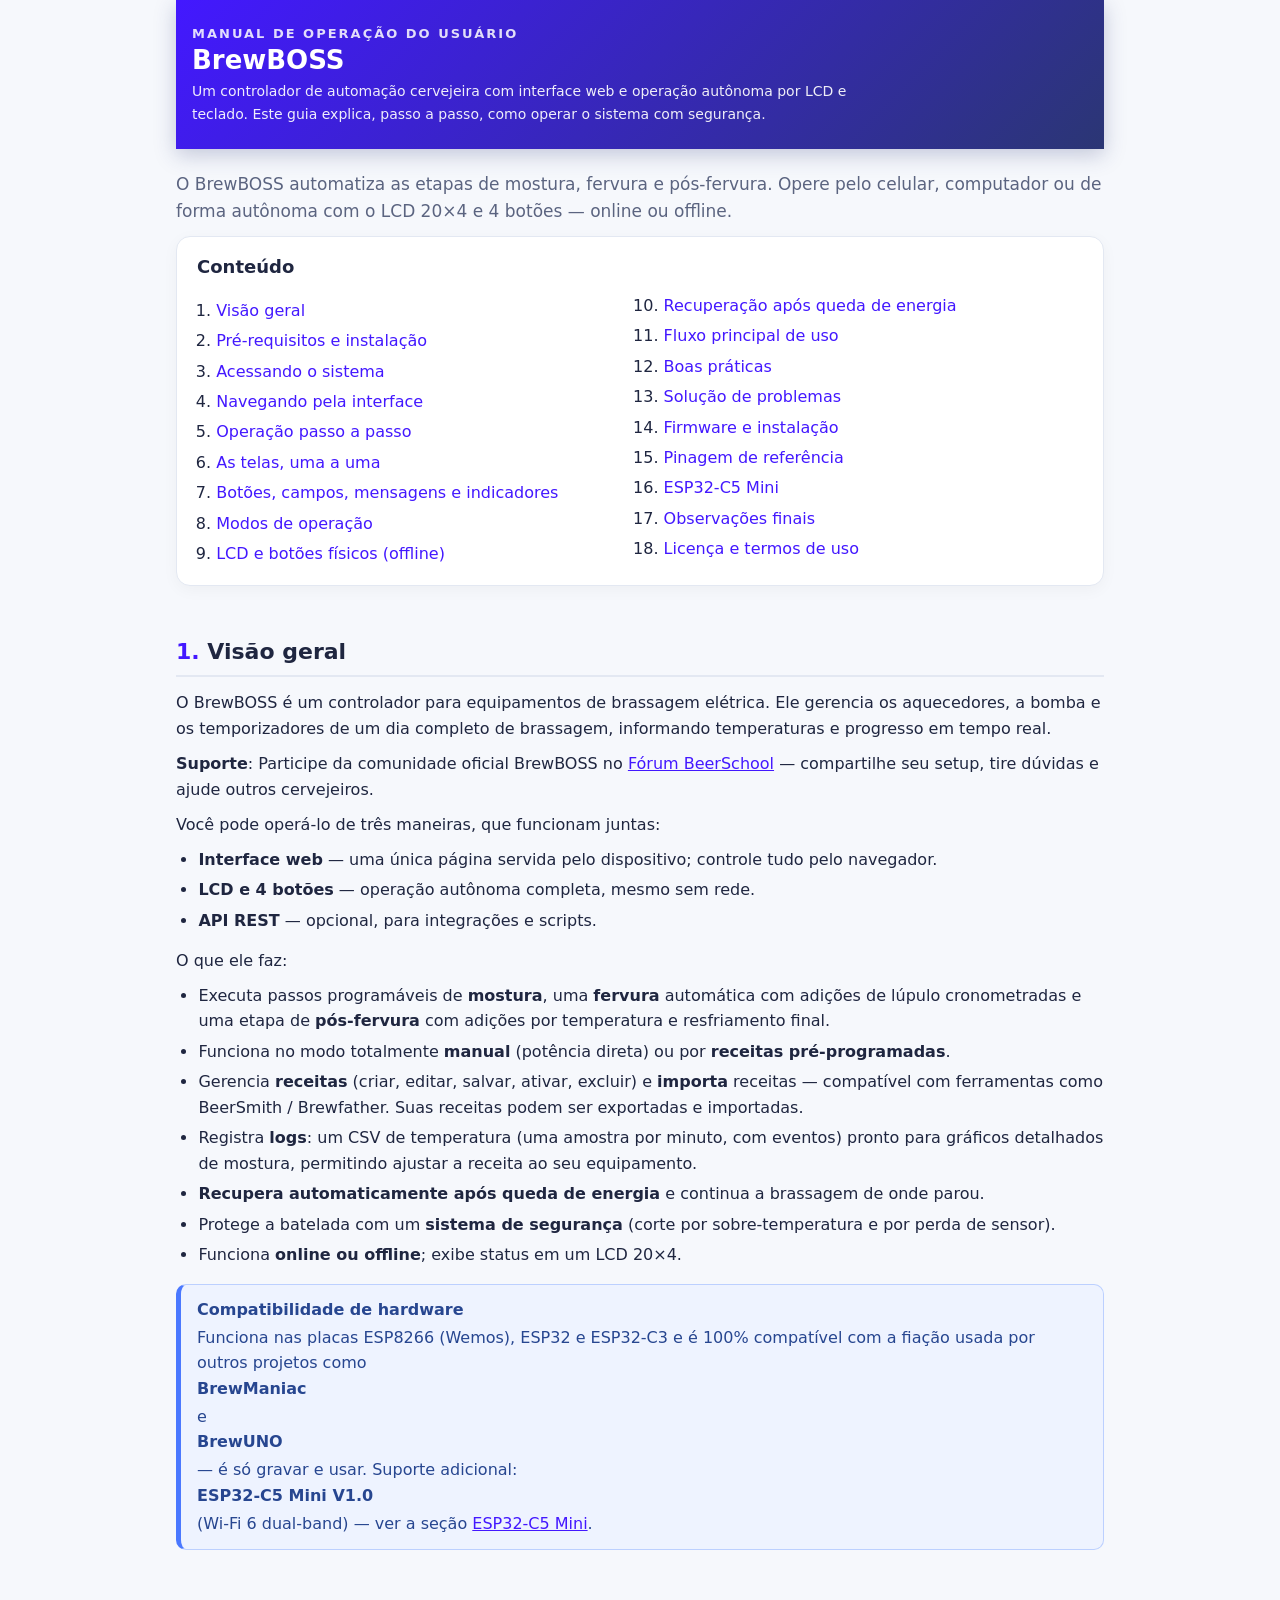
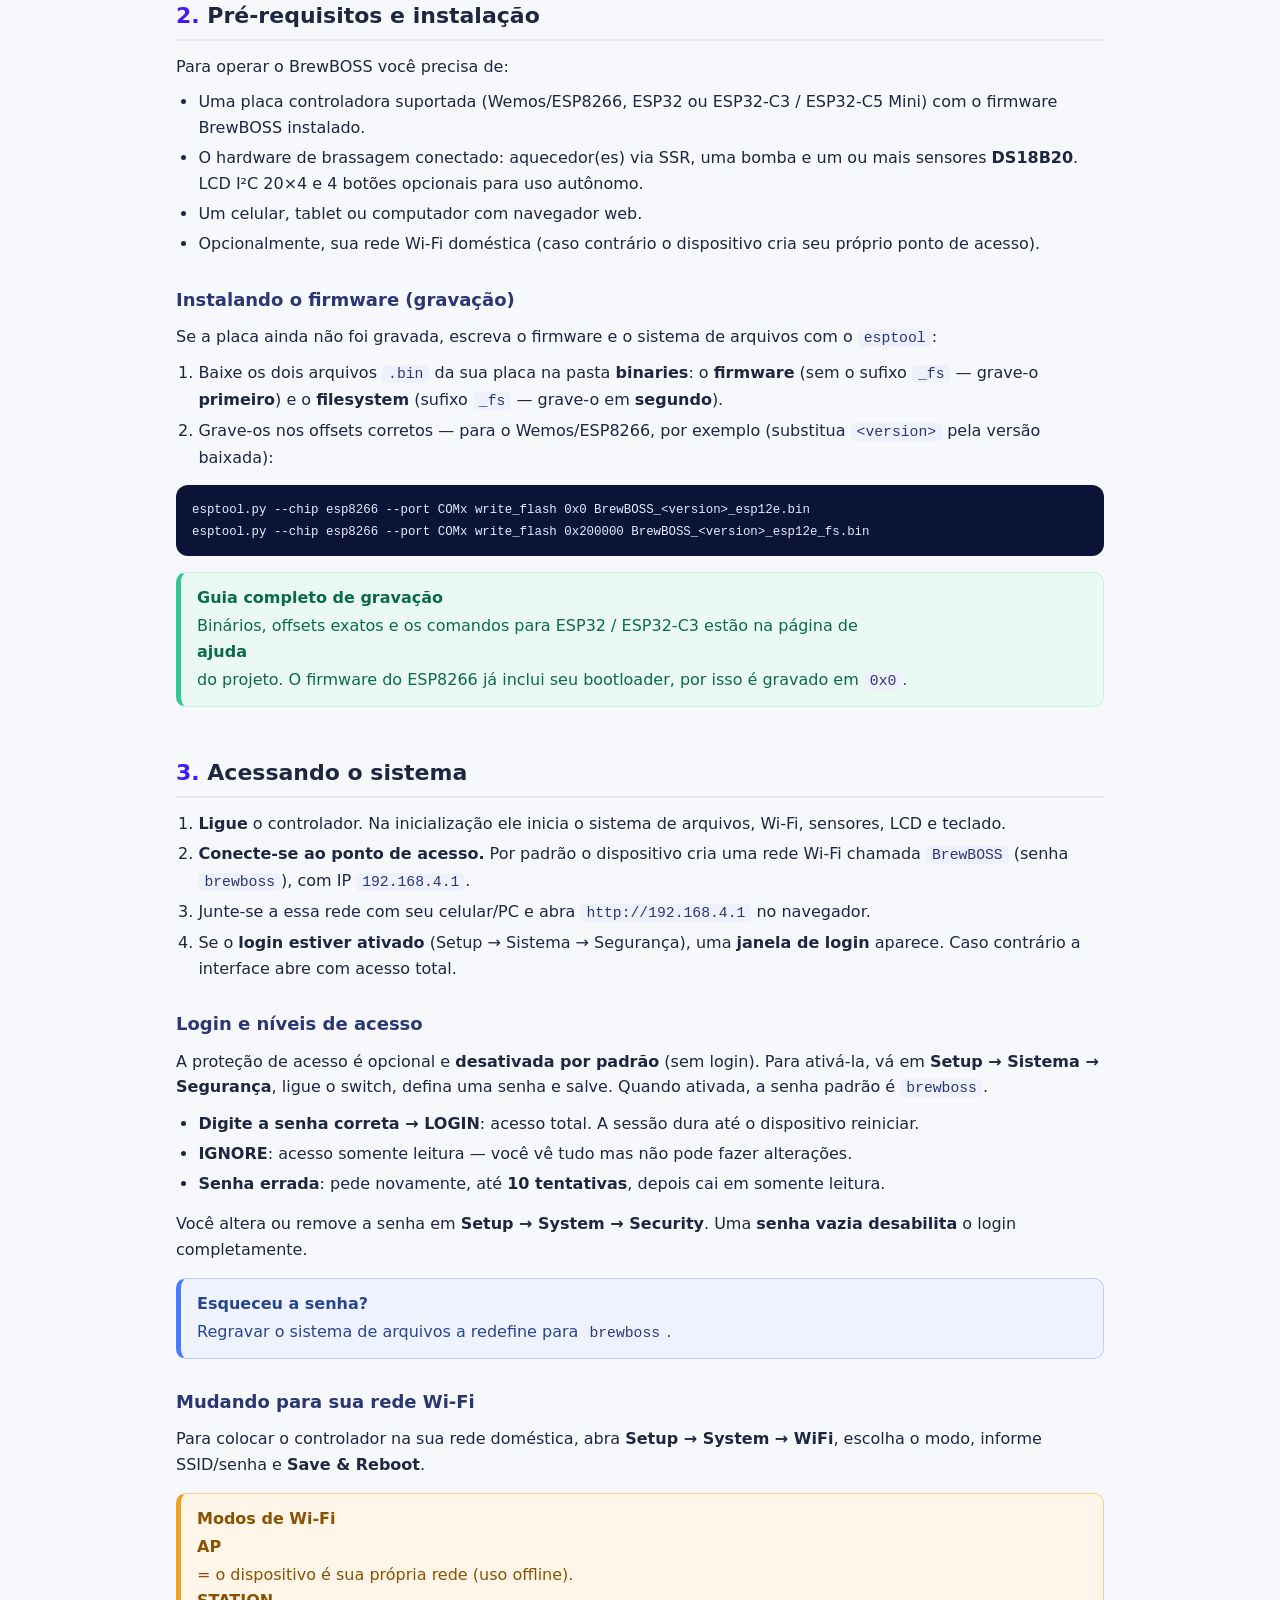
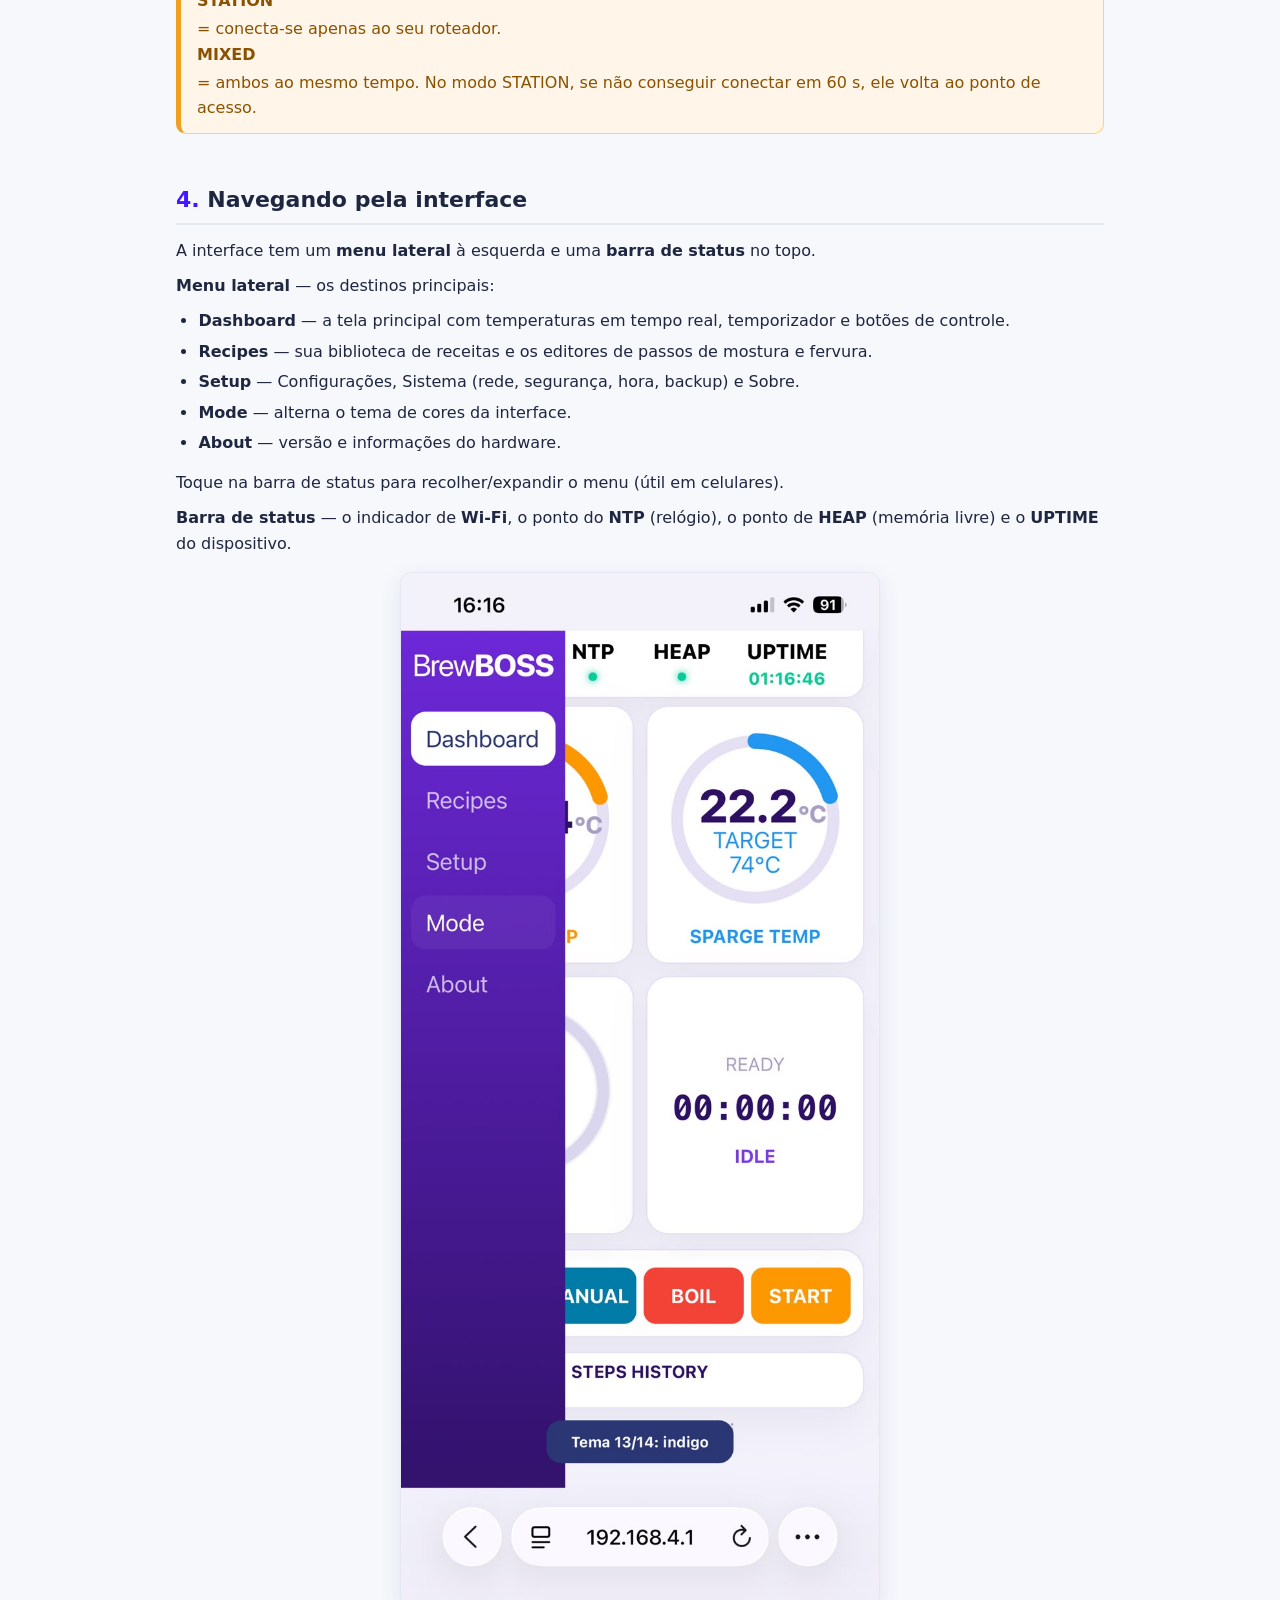
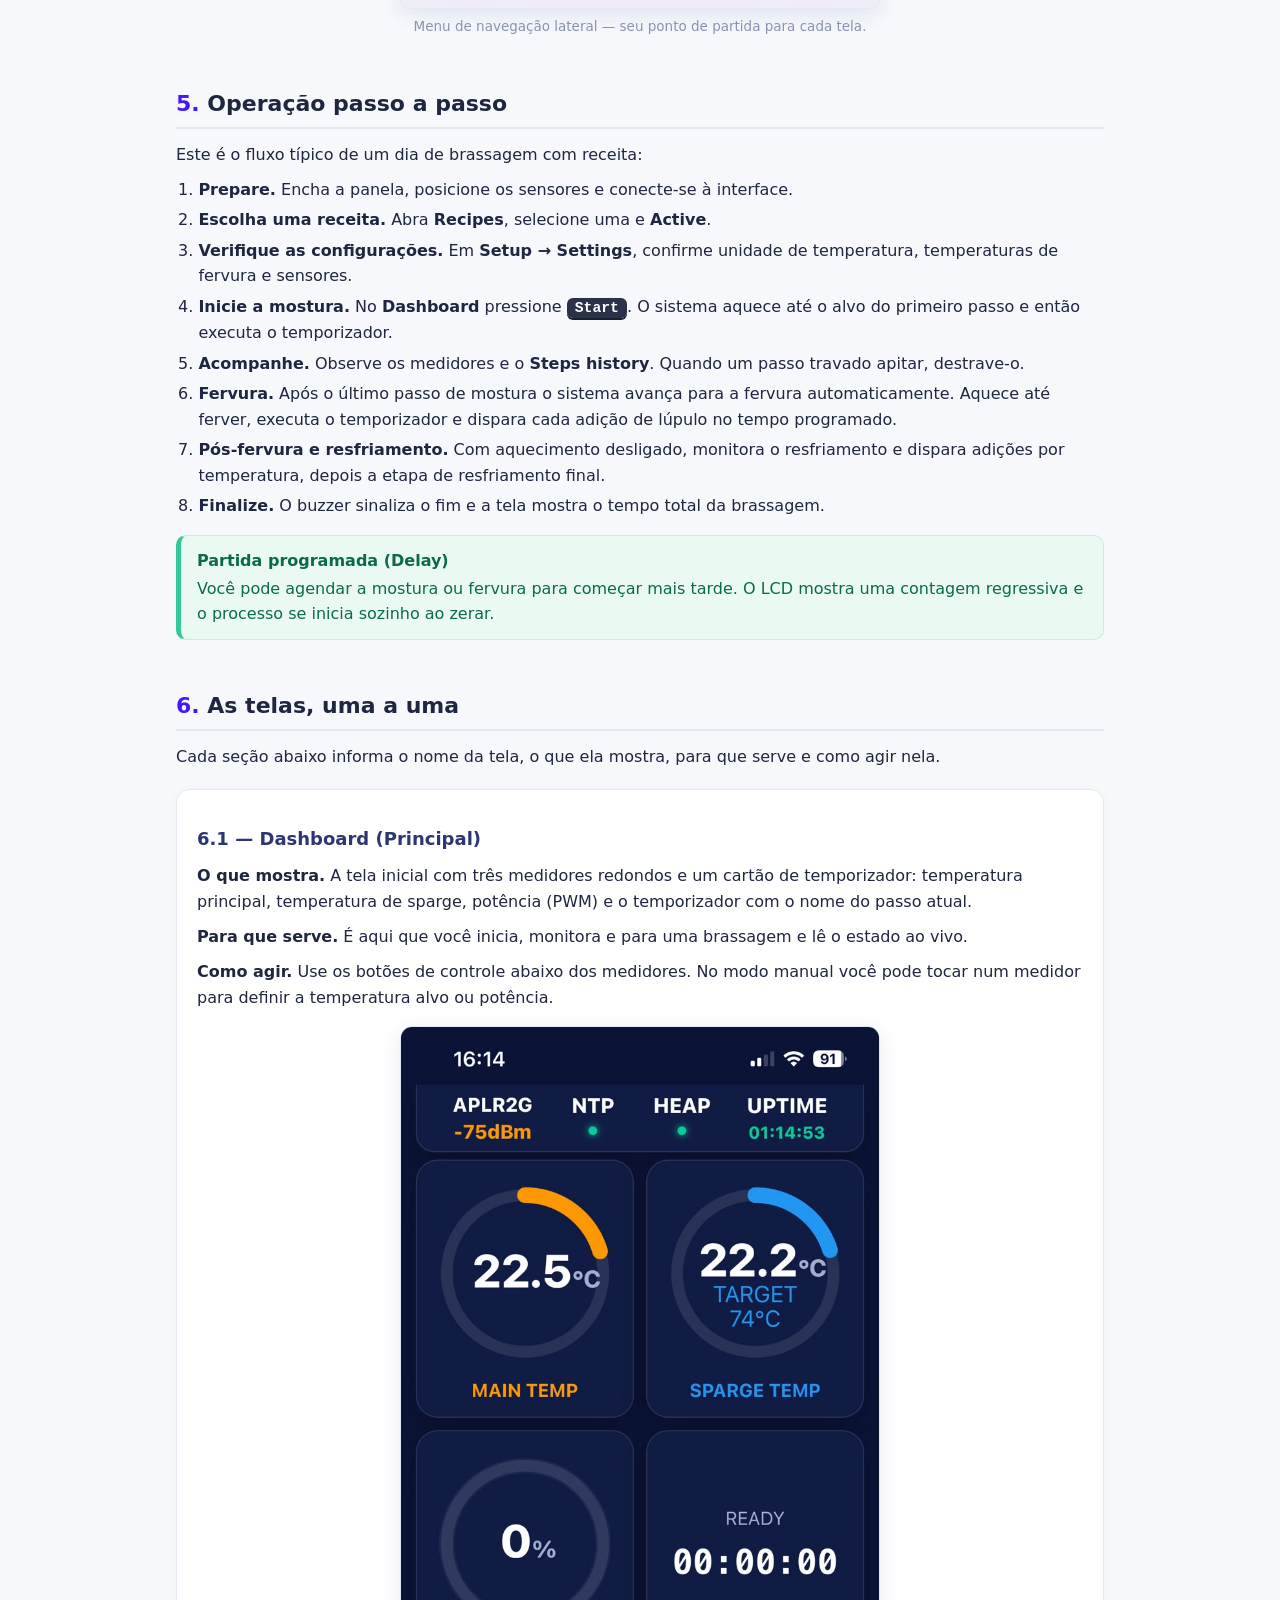
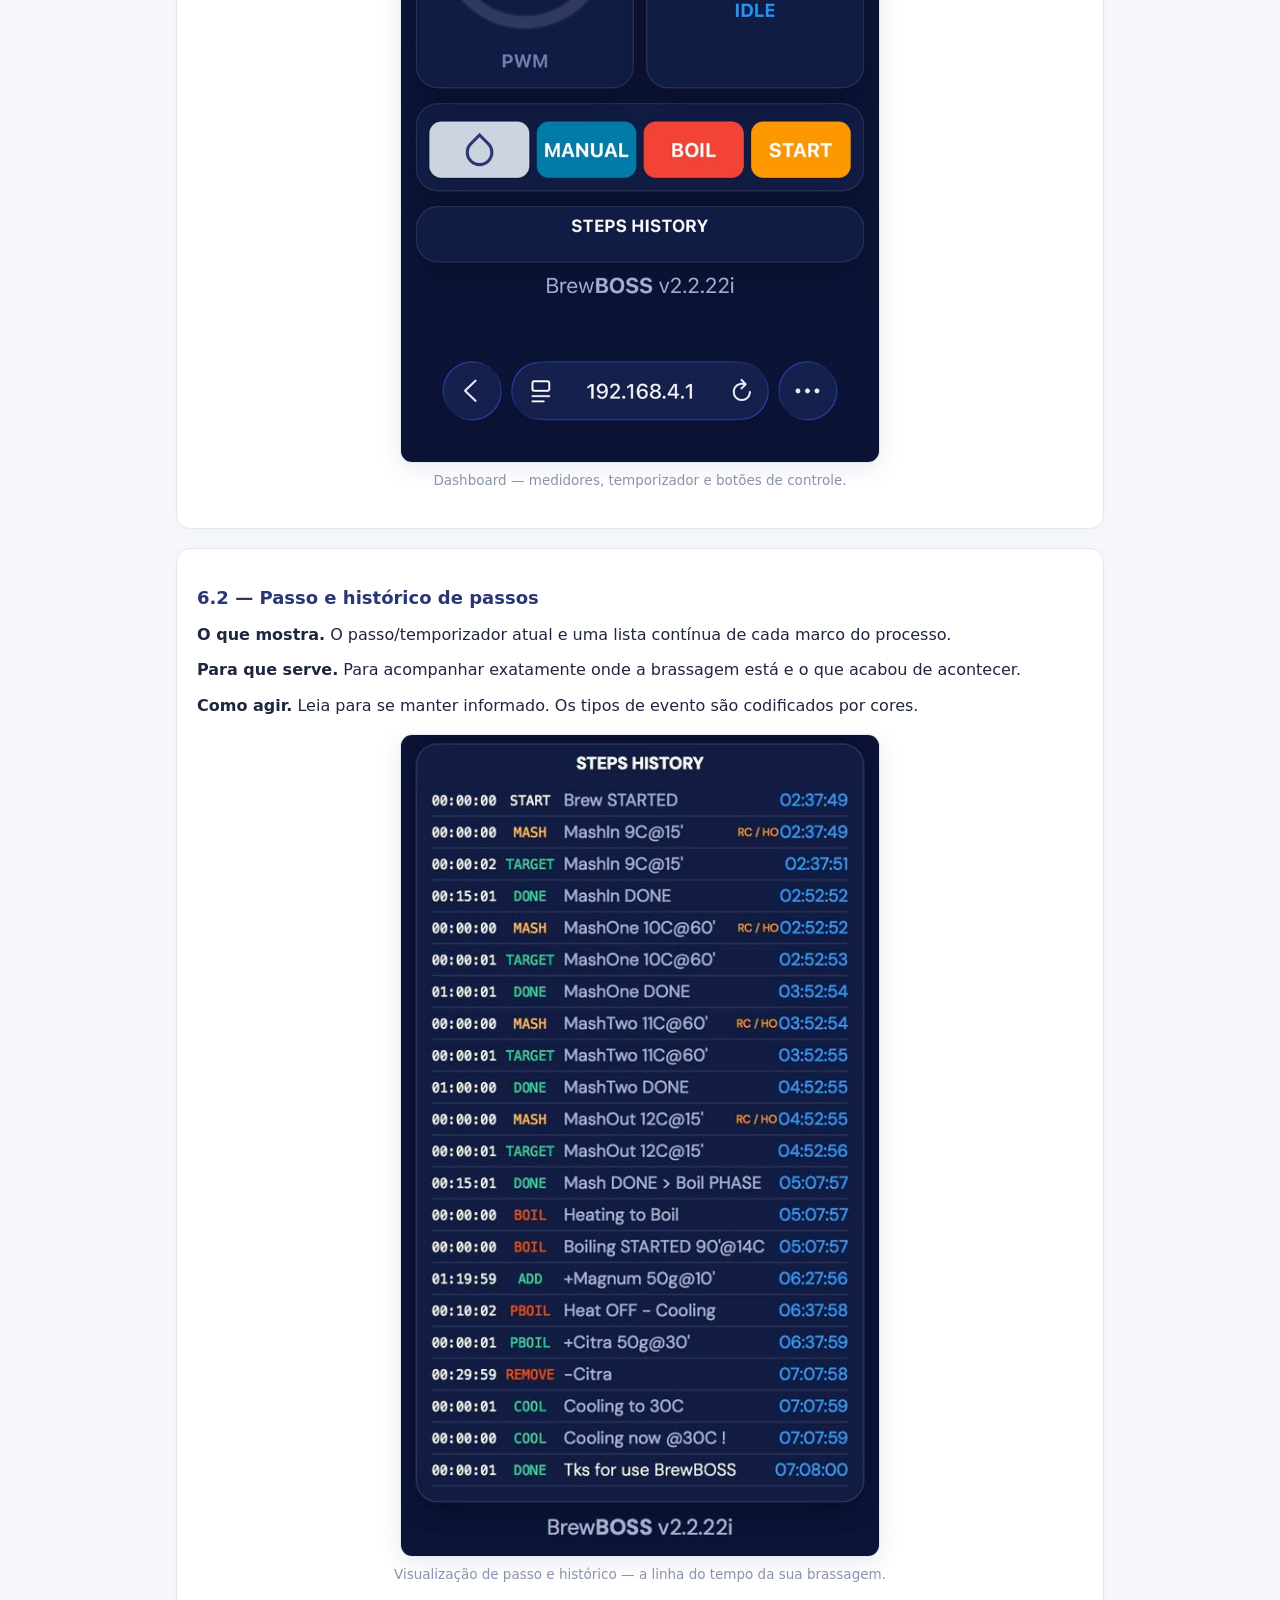
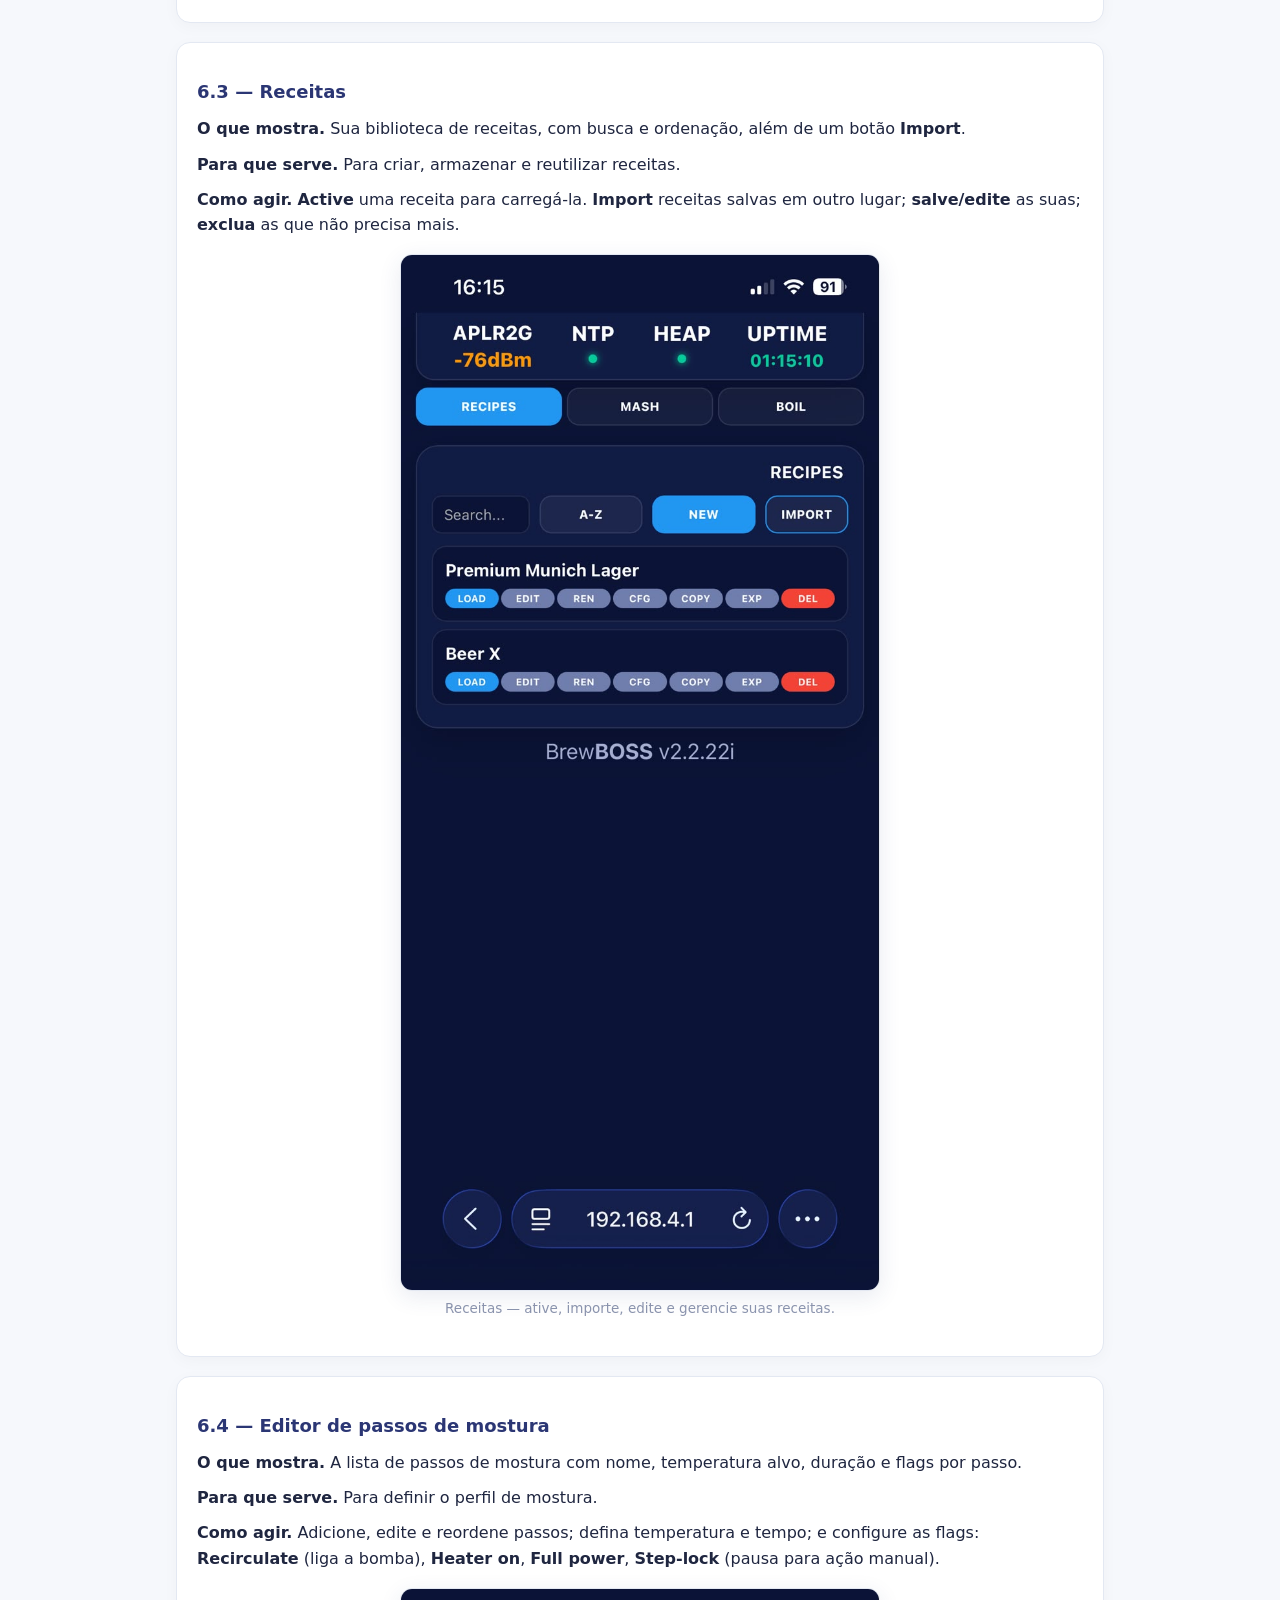
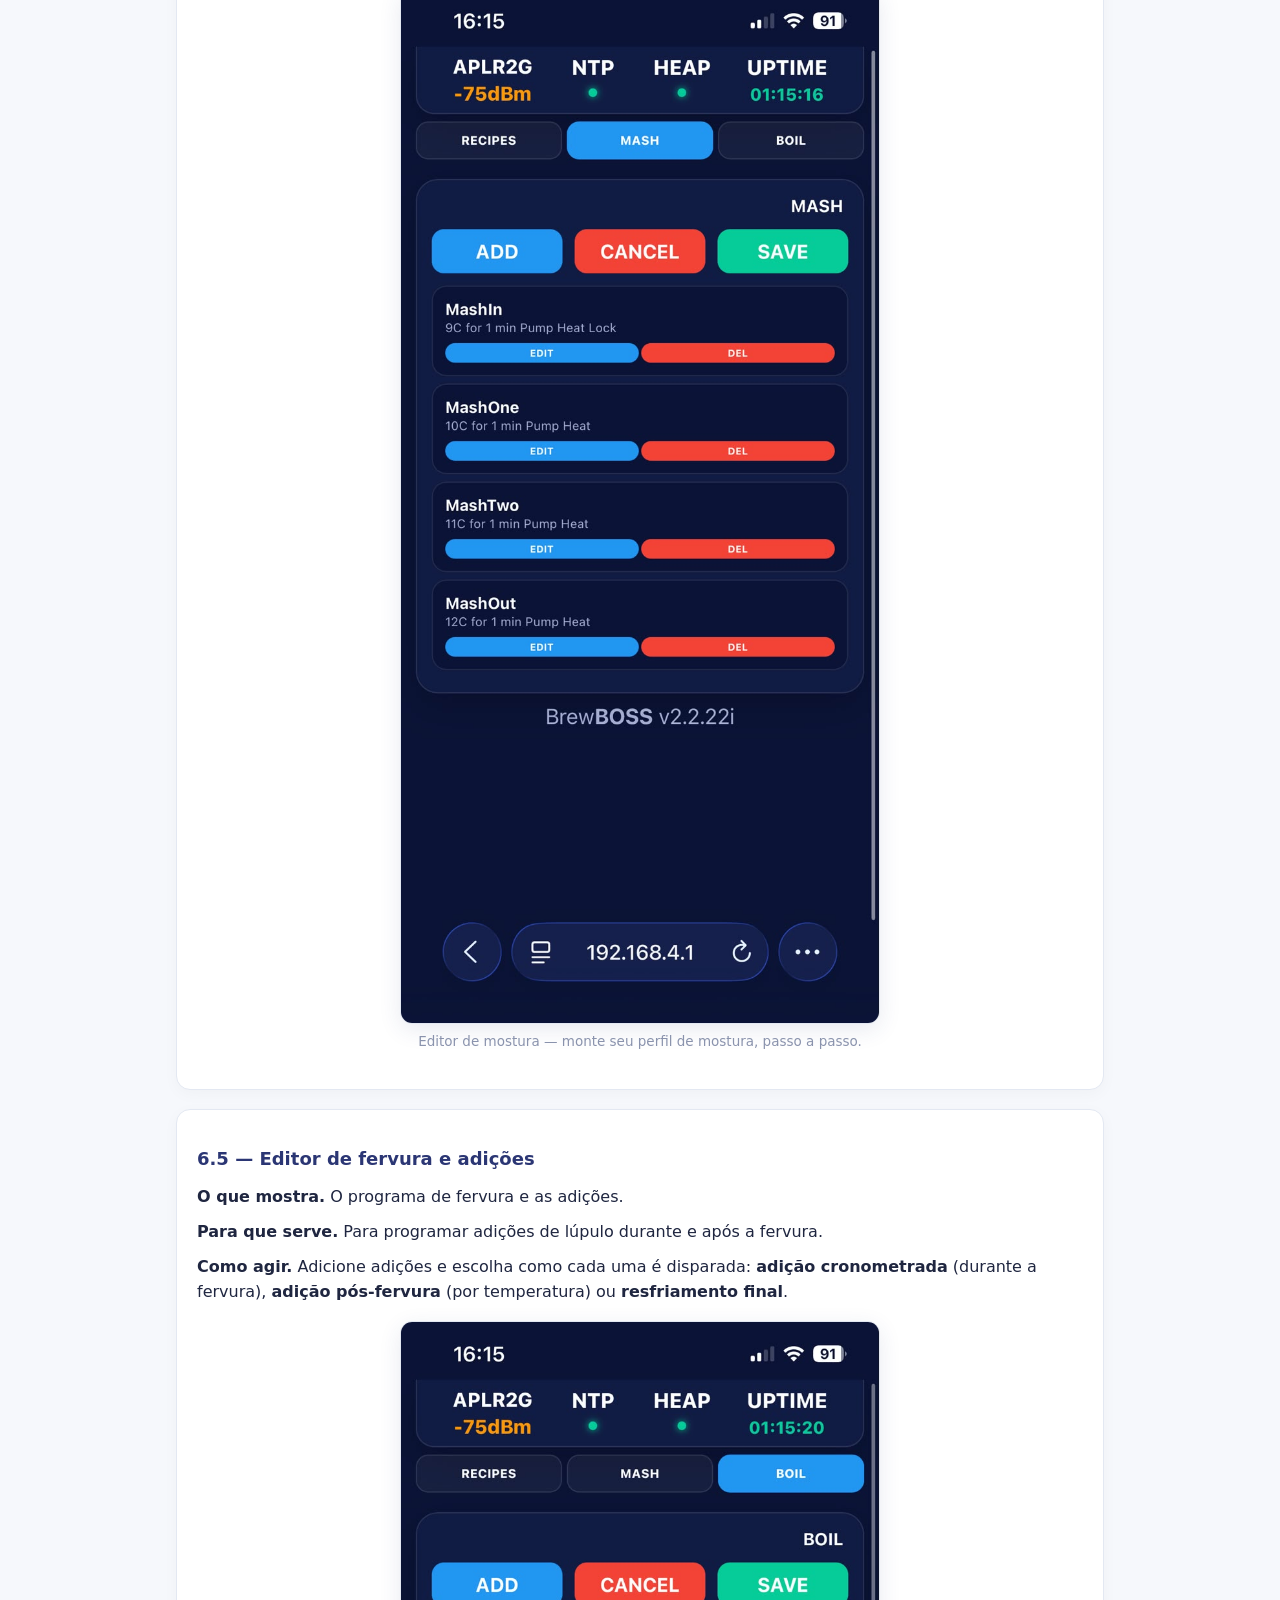
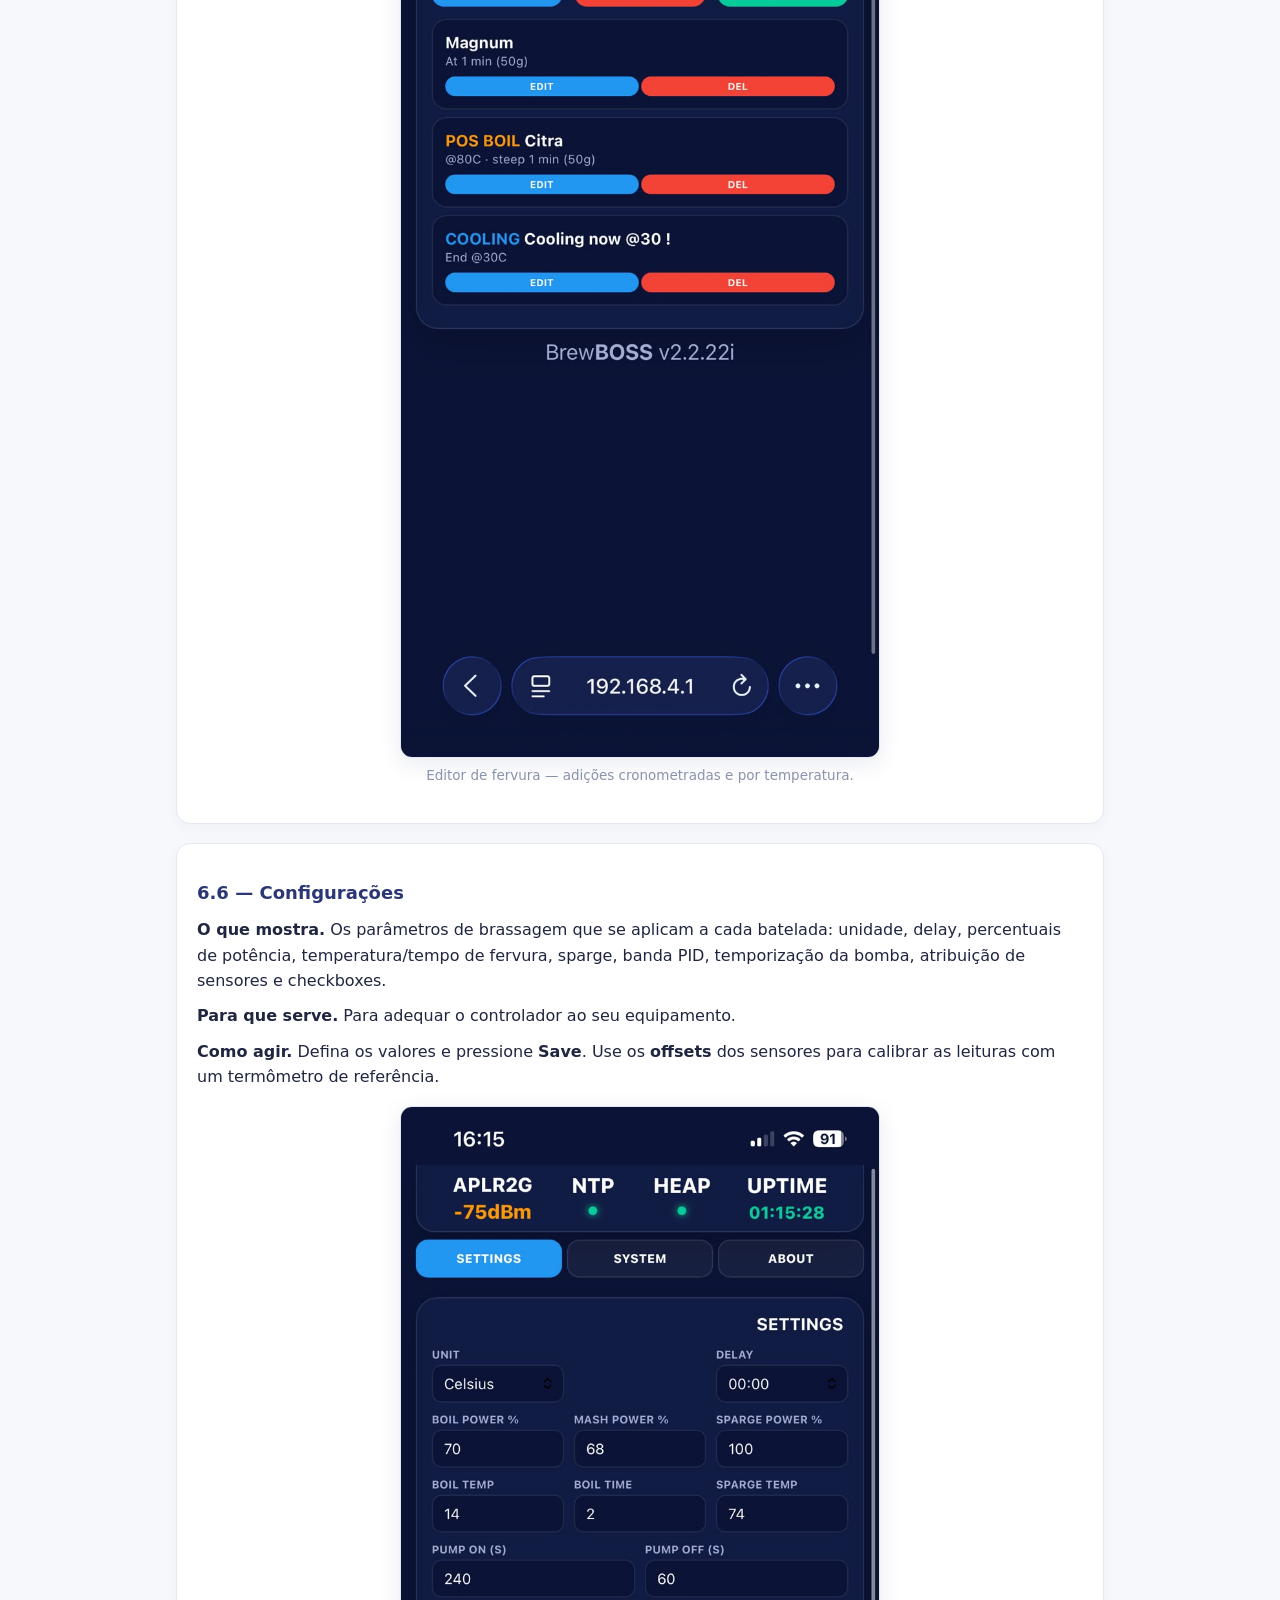
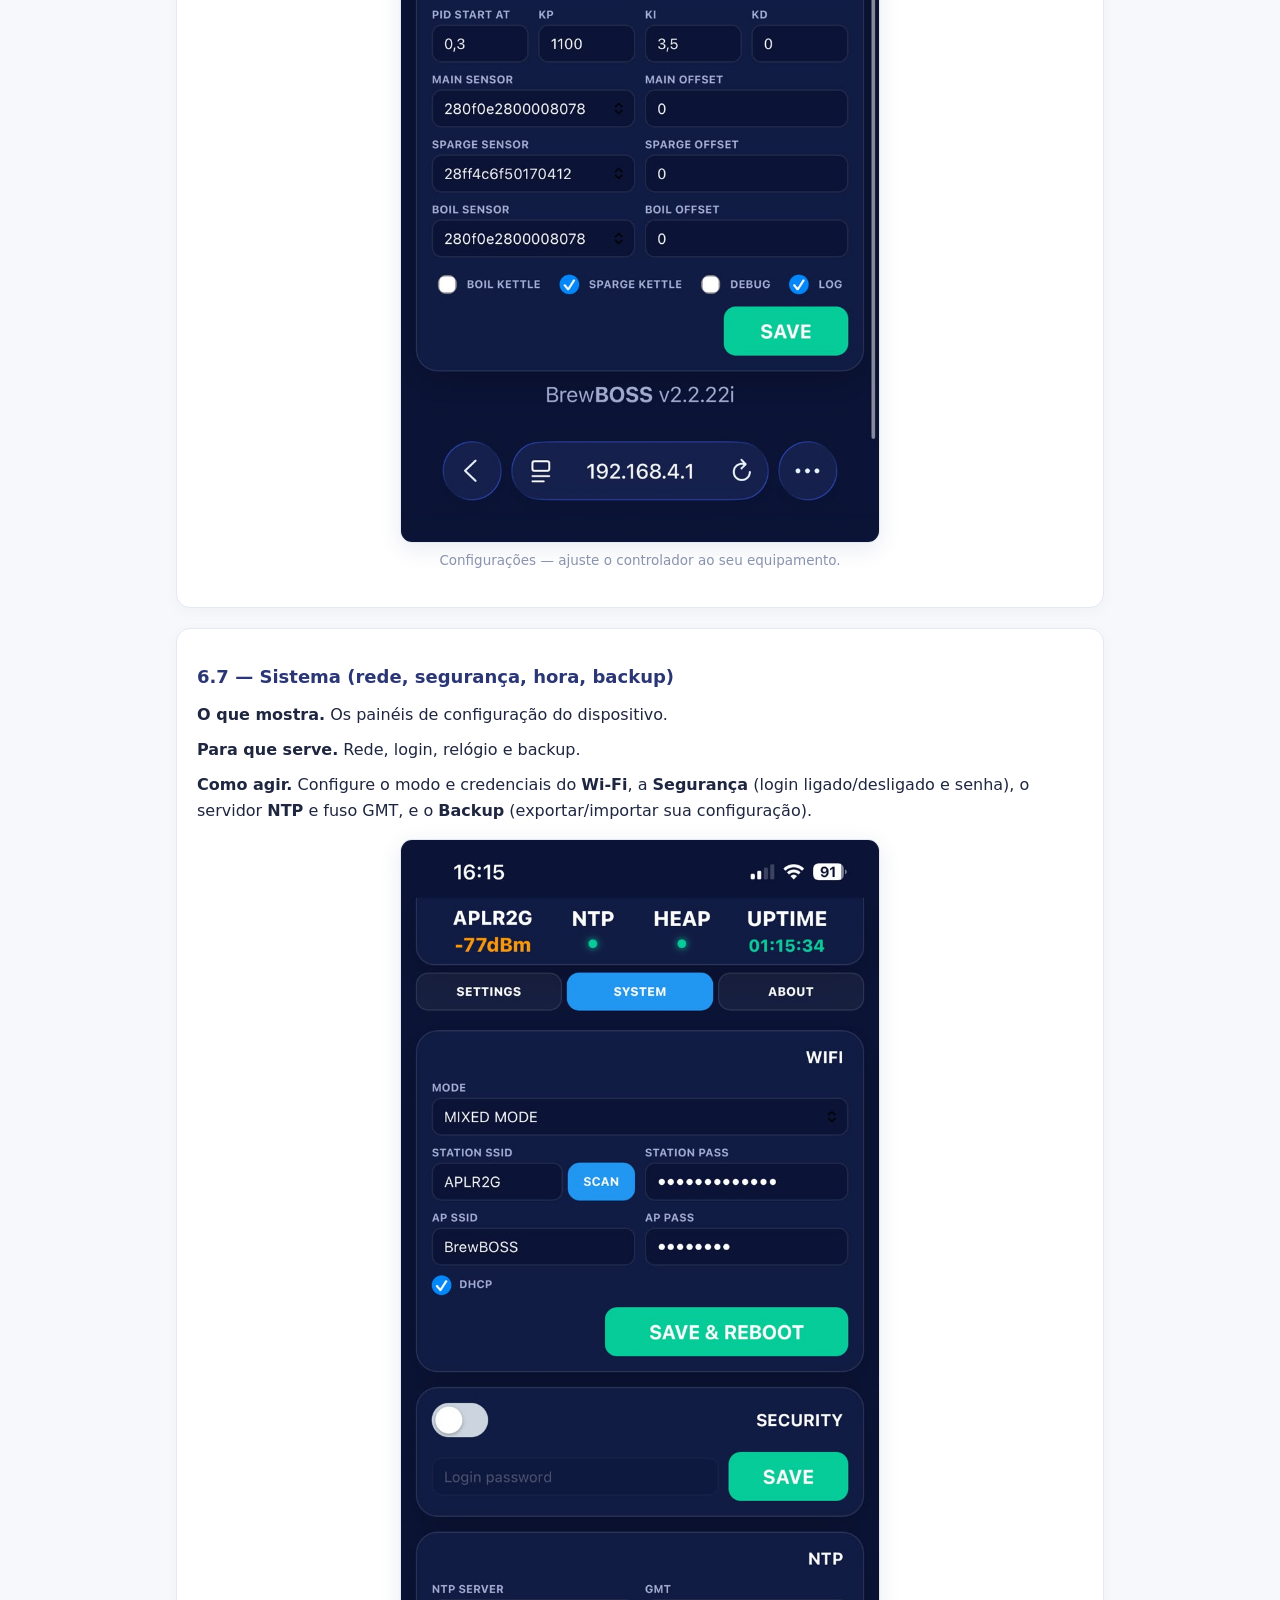
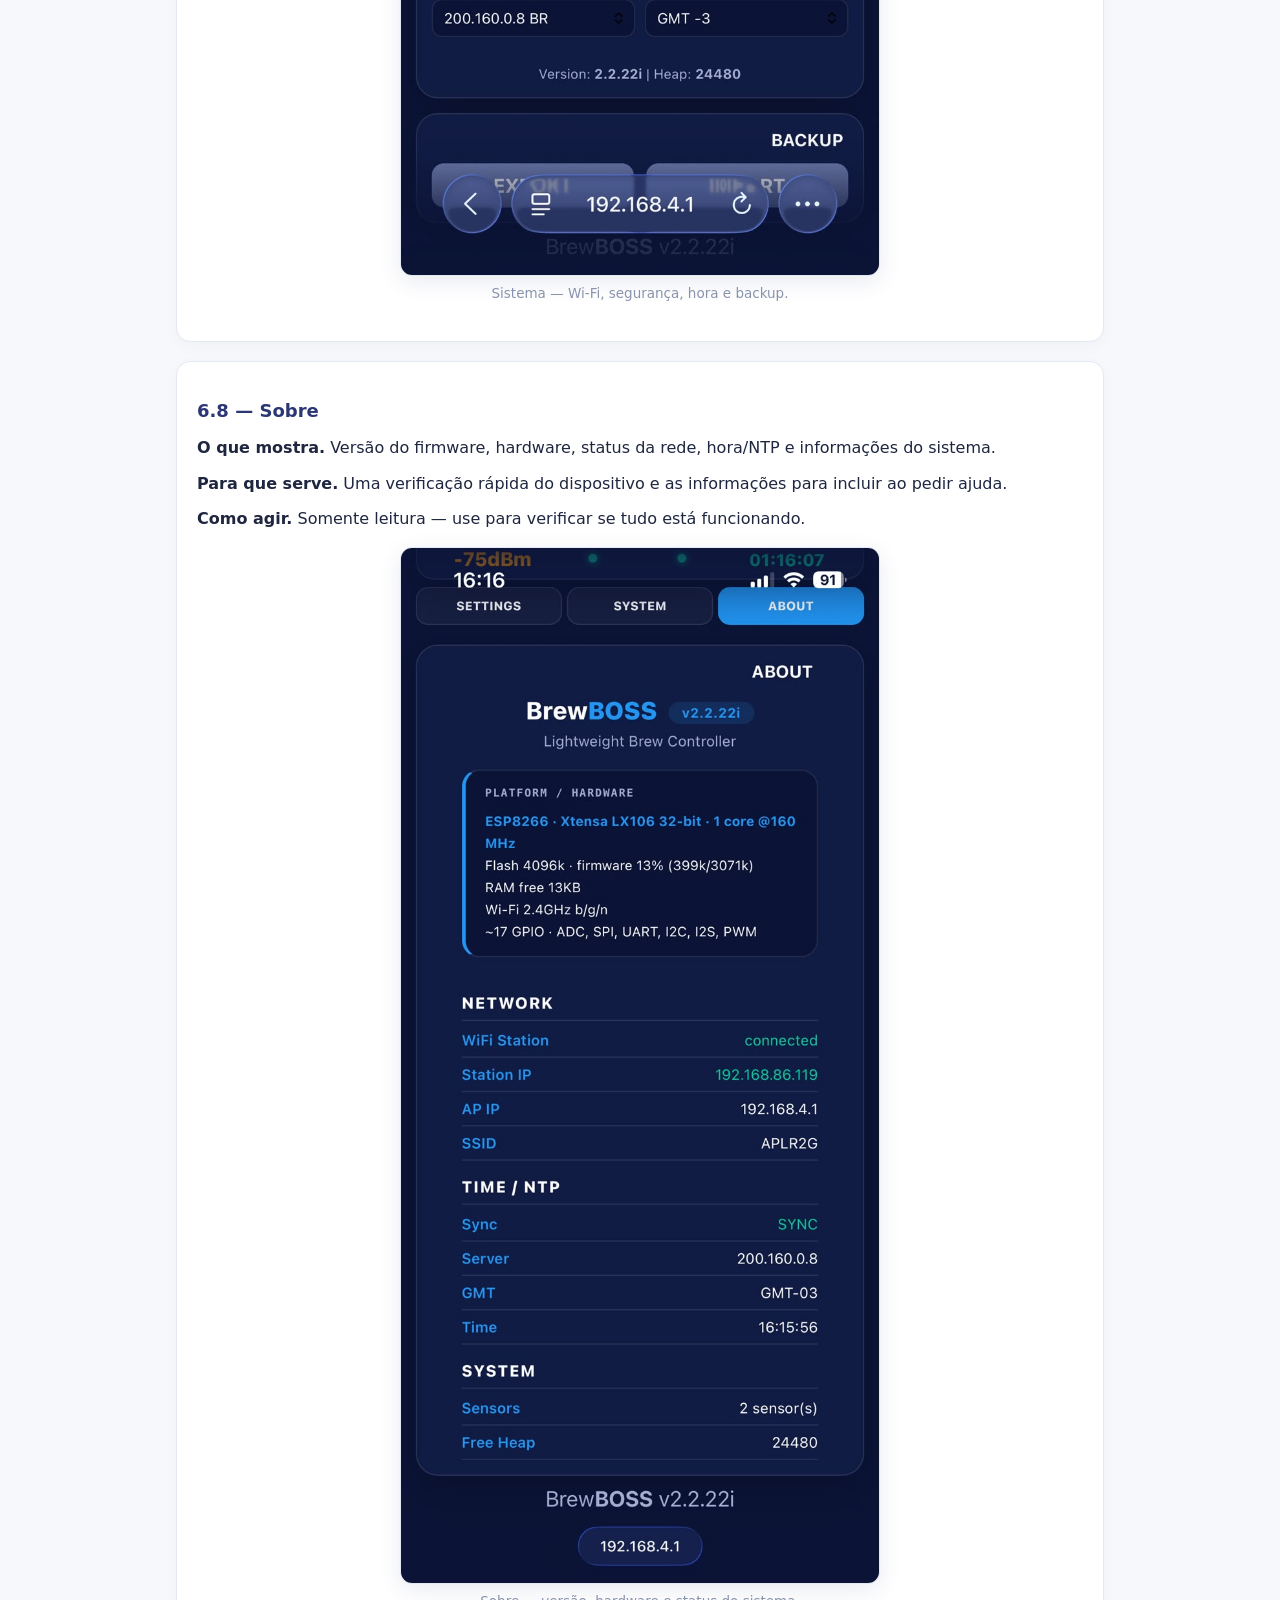
<file: manual_pt-BR.html>
<!DOCTYPE html>
<html lang="pt-BR">
<head>
<meta charset="utf-8">
<meta name="viewport" content="width=device-width, initial-scale=1">
<title>BrewBOSS — Manual de Operação do Usuário</title>
<style>
  :root{
    --accent:#4318FF; --accent2:#2B3674; --ink:#1f2640; --dim:#5b6480; --muted:#8a93ad;
    --bg:#f6f8fc; --card:#ffffff; --line:#e3e8f2;
    --tip-bg:#eafaf3; --tip-bd:#34c79933; --tip-tx:#0a6b4a;
    --warn-bg:#fff6e9; --warn-bd:#ffcf8a; --warn-tx:#8a5200;
    --note-bg:#eef3ff; --note-bd:#bcd0ff; --note-tx:#274690;
    --code:#0b1437;
  }
  *{box-sizing:border-box;}
  html{scroll-behavior:smooth;}
  body{margin:0;background:var(--bg);color:var(--ink);
    font-family:-apple-system,system-ui,"Segoe UI",Roboto,Helvetica,Arial,sans-serif;
    line-height:1.6;font-size:16px;}
  .wrap{max-width:960px;margin:0 auto;padding:0 16px 64px;}
  header.site{background:linear-gradient(135deg,var(--accent) 0%,var(--accent2) 100%);
    color:#fff;padding:24px 16px;box-shadow:0 6px 20px rgba(43,54,116,.25);
    display:flex;justify-content:space-between;align-items:flex-start;gap:12px;flex-wrap:wrap;}
  header.site .htext{min-width:0;}
  header.site .brand{font-size:13px;font-weight:700;letter-spacing:2px;text-transform:uppercase;opacity:.85;}
  header.site h1{margin:0 0 .15em;font-size:26px;line-height:1.2;}
  header.site h1 b{font-weight:800;}
  header.site .ver{display:inline-block;margin-left:8px;padding:2px 12px;border-radius:999px;
    background:rgba(255,255,255,.18);font-size:14px;font-weight:700;vertical-align:middle;white-space:nowrap;}
  header.site p{margin:.3em 0 0;opacity:.92;max-width:680px;font-size:14px;}
  .lang{background:rgba(255,255,255,.15);color:#fff;border:1px solid rgba(255,255,255,.4);
    border-radius:10px;padding:6px 10px;font-size:14px;font-weight:700;cursor:pointer;flex:none;margin-top:2px;}
  .lang option{color:#2B3674;background:#fff;}
  main{margin-top:22px;}
  h2{font-size:22px;margin:2.2em 0 .6em;padding-bottom:.25em;border-bottom:2px solid var(--line);scroll-margin-top:14px;}
  h3{font-size:18px;margin:1.6em 0 .4em;color:var(--accent2);scroll-margin-top:14px;}
  h2 .num,h3 .num{color:var(--accent);font-weight:800;}
  p{margin:.6em 0;}
  a{color:var(--accent);}
  ul,ol{margin:.5em 0 .9em;padding-left:1.4em;}
  li{margin:.3em 0;}
  code,kbd{font-family:"Cascadia Code",Consolas,monospace;font-size:.92em;}
  code{background:#eef1fb;color:var(--accent2);padding:1px 6px;border-radius:5px;}
  kbd{background:#2b3148;color:#fff;border-radius:6px;padding:2px 8px;font-weight:700;box-shadow:0 2px 0 #1a1f30;}
  pre{background:var(--code);color:#e6ebff;border-radius:12px;padding:14px 16px;overflow:auto;
    font-family:"Cascadia Code",Consolas,monospace;font-size:13.5px;line-height:1.6;}
  pre code{background:none;color:inherit;padding:0;}
  .toc{background:var(--card);border:1px solid var(--line);border-radius:14px;padding:16px 20px;box-shadow:0 4px 16px rgba(0,0,0,.04);}
  .toc h2{margin:0 0 .4em;border:0;font-size:18px;}
  .toc ol{columns:2;column-gap:28px;padding-left:1.2em;margin:0;}
  @media(max-width:640px){.toc ol{columns:1;}}
  .toc a{text-decoration:none;}
  .toc a:hover{text-decoration:underline;}
  figure{margin:1em 0 1.4em;}
  figure img{display:block;width:100%;max-width:480px;height:auto;margin-left:auto;margin-right:auto;
    border:1px solid var(--line);border-radius:12px;box-shadow:0 6px 22px rgba(43,54,116,.10);background:#fff;}
  figcaption{margin-top:.5em;font-size:13.5px;color:var(--muted);text-align:center;}
  .callout{border:1px solid var(--line);border-left-width:5px;border-radius:10px;padding:12px 16px;margin:1em 0;}
  .callout b{display:block;margin-bottom:.15em;}
  .tip{background:var(--tip-bg);border-color:var(--tip-bd);border-left-color:#34c799;color:var(--tip-tx);}
  .warn{background:var(--warn-bg);border-color:var(--warn-bd);border-left-color:#f0a020;color:var(--warn-tx);}
  .note{background:var(--note-bg);border-color:var(--note-bd);border-left-color:#4a78ff;color:var(--note-tx);}
  .tablewrap{overflow-x:auto;margin:1em 0;}
  table{border-collapse:collapse;width:100%;font-size:14.5px;min-width:520px;}
  th,td{border:1px solid var(--line);padding:8px 11px;text-align:left;vertical-align:top;}
  th{background:#eef1fb;color:var(--accent2);font-weight:700;}
  tbody tr:nth-child(even){background:#fafbff;}
  .lead{font-size:17px;color:var(--dim);}
  footer{margin-top:48px;padding-top:18px;border-top:1px solid var(--line);font-size:13px;color:var(--muted);text-align:center;}
  footer b{color:var(--dim);}
  .screen{background:var(--card);border:1px solid var(--line);border-radius:14px;padding:6px 20px 14px;
    margin:1.2em 0;box-shadow:0 4px 16px rgba(0,0,0,.03);}
</style>
</head>
<body>

<div class="wrap">
  <header class="site">
    <div class="htext">
      <div class="brand" >Manual de Operação do Usuário</div>
      <h1>Brew<b>BOSS</b></h1>
      <p >Um controlador de automação cervejeira com interface web e operação autônoma por LCD e teclado. Este guia explica, passo a passo, como operar o sistema com segurança.</p>
    </div>
    
  </header>

  <main>
    <p class="lead" >O BrewBOSS automatiza as etapas de mostura, fervura e pós-fervura. Opere pelo celular, computador ou de forma autônoma com o LCD 20×4 e 4 botões — online ou offline.</p>

    <nav class="toc" aria-label="Table of contents">
      <h2 >Conteúdo</h2>
      <ol>
        <li><a href="#overview" >Visão geral</a></li>
        <li><a href="#prerequisites" >Pré-requisitos e instalação</a></li>
        <li><a href="#access" >Acessando o sistema</a></li>
        <li><a href="#navigation" >Navegando pela interface</a></li>
        <li><a href="#operation" >Operação passo a passo</a></li>
        <li><a href="#screens" >As telas, uma a uma</a></li>
        <li><a href="#indicators" >Botões, campos, mensagens e indicadores</a></li>
        <li><a href="#modes" >Modos de operação</a></li>
        <li><a href="#standalone" >LCD e botões físicos (offline)</a></li>
        <li><a href="#recovery" >Recuperação após queda de energia</a></li>
        <li><a href="#flow" >Fluxo principal de uso</a></li>
        <li><a href="#best" >Boas práticas</a></li>
        <li><a href="#trouble" >Solução de problemas</a></li>
        <li><a href="#firmware" >Firmware e instalação</a></li>
        <li><a href="#pinout" >Pinagem de referência</a></li>
    <li><a href="#esp32c5">ESP32-C5 Mini</a></li>
        <li><a href="#notes" >Observações finais</a></li>
        <li><a href="#license" >Licença e termos de uso</a></li>
      </ol>
    </nav>

    <h2 id="overview"><span class="num">1.</span> <span >Visão geral</span></h2>
    <p >O BrewBOSS é um controlador para equipamentos de brassagem elétrica. Ele gerencia os aquecedores, a bomba e os temporizadores de um dia completo de brassagem, informando temperaturas e progresso em tempo real.</p>
    <p><b >Suporte</b>: <span >Participe da comunidade oficial BrewBOSS no <a href='https://beerschool.circle.so/c/forum-aberto/brewboss-command-the-brew-own-the-process' target='_blank' rel='noopener'>Fórum BeerSchool</a> — compartilhe seu setup, tire dúvidas e ajude outros cervejeiros.</span></p>
    <p >Você pode operá-lo de três maneiras, que funcionam juntas:</p>
    <ul>
      <li ><b>Interface web</b> — uma única página servida pelo dispositivo; controle tudo pelo navegador.</li>
      <li ><b>LCD e 4 botões</b> — operação autônoma completa, mesmo sem rede.</li>
      <li ><b>API REST</b> — opcional, para integrações e scripts.</li>
    </ul>
    <p >O que ele faz:</p>
    <ul>
      <li >Executa passos programáveis de <b>mostura</b>, uma <b>fervura</b> automática com adições de lúpulo cronometradas e uma etapa de <b>pós-fervura</b> com adições por temperatura e resfriamento final.</li>
      <li >Funciona no modo totalmente <b>manual</b> (potência direta) ou por <b>receitas pré-programadas</b>.</li>
      <li >Gerencia <b>receitas</b> (criar, editar, salvar, ativar, excluir) e <b>importa</b> receitas — compatível com ferramentas como BeerSmith / Brewfather. Suas receitas podem ser exportadas e importadas.</li>
      <li >Registra <b>logs</b>: um CSV de temperatura (uma amostra por minuto, com eventos) pronto para gráficos detalhados de mostura, permitindo ajustar a receita ao seu equipamento.</li>
      <li ><b>Recupera automaticamente após queda de energia</b> e continua a brassagem de onde parou.</li>
      <li >Protege a batelada com um <b>sistema de segurança</b> (corte por sobre-temperatura e por perda de sensor).</li>
      <li >Funciona <b>online ou offline</b>; exibe status em um LCD 20×4.</li>
    </ul>
    <div class="callout note"><b >Compatibilidade de hardware</b><span >Funciona nas placas ESP8266 (Wemos), ESP32 e ESP32-C3 e é 100% compatível com a fiação usada por outros projetos como <b>BrewManiac</b> e <b>BrewUNO</b> — é só gravar e usar. Suporte adicional: <b>ESP32-C5 Mini V1.0</b> (Wi-Fi 6 dual-band) — ver a seção <a href="#esp32c5">ESP32-C5 Mini</a>.<!--C5SUPPORT--></span></div>

    <h2 id="prerequisites"><span class="num">2.</span> <span >Pré-requisitos e instalação</span></h2>
    <p >Para operar o BrewBOSS você precisa de:</p>
    <ul>
      <li >Uma placa controladora suportada (Wemos/ESP8266, ESP32 ou ESP32-C3 / ESP32-C5 Mini) com o firmware BrewBOSS instalado.</li>
      <li >O hardware de brassagem conectado: aquecedor(es) via SSR, uma bomba e um ou mais sensores <b>DS18B20</b>. LCD I²C 20×4 e 4 botões opcionais para uso autônomo.</li>
      <li >Um celular, tablet ou computador com navegador web.</li>
      <li >Opcionalmente, sua rede Wi‑Fi doméstica (caso contrário o dispositivo cria seu próprio ponto de acesso).</li>
    </ul>
    <h3 >Instalando o firmware (gravação)</h3>
    <p >Se a placa ainda não foi gravada, escreva o firmware e o sistema de arquivos com o <code>esptool</code>:</p>
    <ol>
      <li >Baixe os dois arquivos <code>.bin</code> da sua placa na pasta <b>binaries</b>: o <b>firmware</b> (sem o sufixo <code>_fs</code> — grave-o <b>primeiro</b>) e o <b>filesystem</b> (sufixo <code>_fs</code> — grave-o em <b>segundo</b>).</li>
      <li >Grave-os nos offsets corretos — para o Wemos/ESP8266, por exemplo (substitua <code>&lt;version&gt;</code> pela versão baixada):</li>
    </ol>
    <pre><code>esptool.py --chip esp8266 --port COMx write_flash 0x0 BrewBOSS_&lt;version&gt;_esp12e.bin
esptool.py --chip esp8266 --port COMx write_flash 0x200000 BrewBOSS_&lt;version&gt;_esp12e_fs.bin</code></pre>
    <div class="callout tip"><b >Guia completo de gravação</b><span >Binários, offsets exatos e os comandos para ESP32 / ESP32-C3 estão na página de <b>ajuda</b> do projeto. O firmware do ESP8266 já inclui seu bootloader, por isso é gravado em <code>0x0</code>.</span></div>

    <h2 id="access"><span class="num">3.</span> <span >Acessando o sistema</span></h2>
    <ol>
      <li ><b>Ligue</b> o controlador. Na inicialização ele inicia o sistema de arquivos, Wi‑Fi, sensores, LCD e teclado.</li>
      <li ><b>Conecte-se ao ponto de acesso.</b> Por padrão o dispositivo cria uma rede Wi‑Fi chamada <code>BrewBOSS</code> (senha <code>brewboss</code>), com IP <code>192.168.4.1</code>.</li>
      <li >Junte-se a essa rede com seu celular/PC e abra <code>http://192.168.4.1</code> no navegador.</li>
      <li >Se o <b>login estiver ativado</b> (Setup → Sistema → Segurança), uma <b>janela de login</b> aparece. Caso contrário a interface abre com acesso total.</li>
    </ol>
    <h3 >Login e níveis de acesso</h3>
    <p >A proteção de acesso é opcional e <b>desativada por padrão</b> (sem login). Para ativá-la, vá em <b>Setup → Sistema → Segurança</b>, ligue o switch, defina uma senha e salve. Quando ativada, a senha padrão é <code>brewboss</code>.</p>
    <ul>
      <li ><b>Digite a senha correta → LOGIN</b>: acesso total. A sessão dura até o dispositivo reiniciar.</li>
      <li ><b>IGNORE</b>: acesso somente leitura — você vê tudo mas não pode fazer alterações.</li>
      <li ><b>Senha errada</b>: pede novamente, até <b>10 tentativas</b>, depois cai em somente leitura.</li>
    </ul>
    <p >Você altera ou remove a senha em <b>Setup → System → Security</b>. Uma <b>senha vazia desabilita</b> o login completamente.</p>
    <div class="callout note"><b >Esqueceu a senha?</b><span >Regravar o sistema de arquivos a redefine para <code>brewboss</code>.</span></div>
    <h3 >Mudando para sua rede Wi‑Fi</h3>
    <p >Para colocar o controlador na sua rede doméstica, abra <b>Setup → System → WiFi</b>, escolha o modo, informe SSID/senha e <b>Save & Reboot</b>.</p>
    <div class="callout warn"><b >Modos de Wi‑Fi</b><span ><b>AP</b> = o dispositivo é sua própria rede (uso offline). <b>STATION</b> = conecta-se apenas ao seu roteador. <b>MIXED</b> = ambos ao mesmo tempo. No modo STATION, se não conseguir conectar em 60 s, ele volta ao ponto de acesso.</span></div>

    <h2 id="navigation"><span class="num">4.</span> <span >Navegando pela interface</span></h2>
    <p >A interface tem um <b>menu lateral</b> à esquerda e uma <b>barra de status</b> no topo.</p>
    <p ><b>Menu lateral</b> — os destinos principais:</p>
    <ul>
      <li ><b>Dashboard</b> — a tela principal com temperaturas em tempo real, temporizador e botões de controle.</li>
      <li ><b>Recipes</b> — sua biblioteca de receitas e os editores de passos de mostura e fervura.</li>
      <li ><b>Setup</b> — Configurações, Sistema (rede, segurança, hora, backup) e Sobre.</li>
      <li ><b>Mode</b> — alterna o tema de cores da interface.</li>
      <li ><b>About</b> — versão e informações do hardware.</li>
    </ul>
    <p >Toque na barra de status para recolher/expandir o menu (útil em celulares).</p>
    <p ><b>Barra de status</b> — o indicador de <b>Wi‑Fi</b>, o ponto do <b>NTP</b> (relógio), o ponto de <b>HEAP</b> (memória livre) e o <b>UPTIME</b> do dispositivo.</p>
    <figure><img src="images/4.1_menu.jpeg" alt="BrewBOSS side navigation menu"><figcaption >Menu de navegação lateral — seu ponto de partida para cada tela.</figcaption></figure>

    <h2 id="operation"><span class="num">5.</span> <span >Operação passo a passo</span></h2>
    <p >Este é o fluxo típico de um dia de brassagem com receita:</p>
    <ol>
      <li ><b>Prepare.</b> Encha a panela, posicione os sensores e conecte-se à interface.</li>
      <li ><b>Escolha uma receita.</b> Abra <b>Recipes</b>, selecione uma e <b>Active</b>.</li>
      <li ><b>Verifique as configurações.</b> Em <b>Setup → Settings</b>, confirme unidade de temperatura, temperaturas de fervura e sensores.</li>
      <li ><b>Inicie a mostura.</b> No <b>Dashboard</b> pressione <kbd>Start</kbd>. O sistema aquece até o alvo do primeiro passo e então executa o temporizador.</li>
      <li ><b>Acompanhe.</b> Observe os medidores e o <b>Steps history</b>. Quando um passo travado apitar, destrave-o.</li>
      <li ><b>Fervura.</b> Após o último passo de mostura o sistema avança para a fervura automaticamente. Aquece até ferver, executa o temporizador e dispara cada adição de lúpulo no tempo programado.</li>
      <li ><b>Pós-fervura e resfriamento.</b> Com aquecimento desligado, monitora o resfriamento e dispara adições por temperatura, depois a etapa de resfriamento final.</li>
      <li ><b>Finalize.</b> O buzzer sinaliza o fim e a tela mostra o tempo total da brassagem.</li>
    </ol>
    <div class="callout tip"><b >Partida programada (Delay)</b><span >Você pode agendar a mostura ou fervura para começar mais tarde. O LCD mostra uma contagem regressiva e o processo se inicia sozinho ao zerar.</span></div>

    <h2 id="screens"><span class="num">6.</span> <span >As telas, uma a uma</span></h2>
    <p >Cada seção abaixo informa o nome da tela, o que ela mostra, para que serve e como agir nela.</p>

    <div class="screen">
      <h3 id="screen-main"><span >6.1</span> — <span >Dashboard (Principal)</span></h3>
      <p ><b>O que mostra.</b> A tela inicial com três medidores redondos e um cartão de temporizador: temperatura principal, temperatura de sparge, potência (PWM) e o temporizador com o nome do passo atual.</p>
      <p ><b>Para que serve.</b> É aqui que você inicia, monitora e para uma brassagem e lê o estado ao vivo.</p>
      <p ><b>Como agir.</b> Use os botões de controle abaixo dos medidores. No modo manual você pode tocar num medidor para definir a temperatura alvo ou potência.</p>
      <figure><img src="images/1.0_main.jpeg" alt="Dashboard"><figcaption >Dashboard — medidores, temporizador e botões de controle.</figcaption></figure>
    </div>
    <div class="screen">
      <h3 id="screen-step"><span >6.2</span> — <span >Passo e histórico de passos</span></h3>
      <p ><b>O que mostra.</b> O passo/temporizador atual e uma lista contínua de cada marco do processo.</p>
      <p ><b>Para que serve.</b> Para acompanhar exatamente onde a brassagem está e o que acabou de acontecer.</p>
      <p ><b>Como agir.</b> Leia para se manter informado. Os tipos de evento são codificados por cores.</p>
      <figure><img src="images/1.1_step.jpeg" alt="Steps history"><figcaption >Visualização de passo e histórico — a linha do tempo da sua brassagem.</figcaption></figure>
    </div>
    <div class="screen">
      <h3 id="screen-recipes"><span >6.3</span> — <span >Receitas</span></h3>
      <p ><b>O que mostra.</b> Sua biblioteca de receitas, com busca e ordenação, além de um botão <b>Import</b>.</p>
      <p ><b>Para que serve.</b> Para criar, armazenar e reutilizar receitas.</p>
      <p ><b>Como agir.</b> <b>Active</b> uma receita para carregá-la. <b>Import</b> receitas salvas em outro lugar; <b>salve/edite</b> as suas; <b>exclua</b> as que não precisa mais.</p>
      <figure><img src="images/2.0_recipes.jpeg" alt="Recipes"><figcaption >Receitas — ative, importe, edite e gerencie suas receitas.</figcaption></figure>
    </div>
    <div class="screen">
      <h3 id="screen-mash"><span >6.4</span> — <span >Editor de passos de mostura</span></h3>
      <p ><b>O que mostra.</b> A lista de passos de mostura com nome, temperatura alvo, duração e flags por passo.</p>
      <p ><b>Para que serve.</b> Para definir o perfil de mostura.</p>
      <p ><b>Como agir.</b> Adicione, edite e reordene passos; defina temperatura e tempo; e configure as flags: <b>Recirculate</b> (liga a bomba), <b>Heater on</b>, <b>Full power</b>, <b>Step-lock</b> (pausa para ação manual).</p>
      <figure><img src="images/2.1_mash.jpeg" alt="Mash editor"><figcaption >Editor de mostura — monte seu perfil de mostura, passo a passo.</figcaption></figure>
    </div>
    <div class="screen">
      <h3 id="screen-boil"><span >6.5</span> — <span >Editor de fervura e adições</span></h3>
      <p ><b>O que mostra.</b> O programa de fervura e as adições.</p>
      <p ><b>Para que serve.</b> Para programar adições de lúpulo durante e após a fervura.</p>
      <p ><b>Como agir.</b> Adicione adições e escolha como cada uma é disparada: <b>adição cronometrada</b> (durante a fervura), <b>adição pós-fervura</b> (por temperatura) ou <b>resfriamento final</b>.</p>
      <figure><img src="images/2.2_boil.jpeg" alt="Boil editor"><figcaption >Editor de fervura — adições cronometradas e por temperatura.</figcaption></figure>
    </div>
    <div class="screen">
      <h3 id="screen-settings"><span >6.6</span> — <span >Configurações</span></h3>
      <p ><b>O que mostra.</b> Os parâmetros de brassagem que se aplicam a cada batelada: unidade, delay, percentuais de potência, temperatura/tempo de fervura, sparge, banda PID, temporização da bomba, atribuição de sensores e checkboxes.</p>
      <p ><b>Para que serve.</b> Para adequar o controlador ao seu equipamento.</p>
      <p ><b>Como agir.</b> Defina os valores e pressione <b>Save</b>. Use os <b>offsets</b> dos sensores para calibrar as leituras com um termômetro de referência.</p>
      <figure><img src="images/3.0_settings.jpeg" alt="Settings"><figcaption >Configurações — ajuste o controlador ao seu equipamento.</figcaption></figure>
    </div>
    <div class="screen">
      <h3 id="screen-system"><span >6.7</span> — <span >Sistema (rede, segurança, hora, backup)</span></h3>
      <p ><b>O que mostra.</b> Os painéis de configuração do dispositivo.</p>
      <p ><b>Para que serve.</b> Rede, login, relógio e backup.</p>
      <p ><b>Como agir.</b> Configure o modo e credenciais do <b>Wi‑Fi</b>, a <b>Segurança</b> (login ligado/desligado e senha), o servidor <b>NTP</b> e fuso GMT, e o <b>Backup</b> (exportar/importar sua configuração).</p>
      <figure><img src="images/3.1_system.jpeg" alt="System"><figcaption >Sistema — Wi‑Fi, segurança, hora e backup.</figcaption></figure>
    </div>
    <div class="screen">
      <h3 id="screen-about"><span >6.8</span> — <span >Sobre</span></h3>
      <p ><b>O que mostra.</b> Versão do firmware, hardware, status da rede, hora/NTP e informações do sistema.</p>
      <p ><b>Para que serve.</b> Uma verificação rápida do dispositivo e as informações para incluir ao pedir ajuda.</p>
      <p ><b>Como agir.</b> Somente leitura — use para verificar se tudo está funcionando.</p>
      <figure><img src="images/3.2_about.jpeg" alt="About"><figcaption >Sobre — versão, hardware e status do sistema.</figcaption></figure>
    </div>
    <div class="screen">
      <h3 id="screen-themes"><span >6.9</span> — <span >Temas de cor (Mode)</span></h3>
      <p ><b>O que mostra.</b> A interface em seus diferentes esquemas de cores.</p>
      <p ><b>Para que serve.</b> Conforto e legibilidade — por exemplo um tema escuro para um ambiente de brassagem com pouca luz.</p>
      <p ><b>Como agir.</b> Toque em <b>Mode</b> no menu lateral para percorrer os esquemas de cores disponíveis.</p>
      <figure><img src="images/4.0_themes.jpeg" alt="Themes"><figcaption >Temas de cor — alterne com o botão Mode.</figcaption></figure>
    </div>

    <h2 id="indicators"><span class="num">7.</span> <span >Botões, campos, mensagens e indicadores</span></h2>
    <h3 >Botões de controle (Dashboard)</h3>
    <ul>
      <li ><kbd>Start</kbd> — inicia a mostura.</li>
      <li ><kbd>Pause</kbd> / <kbd>Resume</kbd> — pausa e retoma.</li>
      <li ><kbd>Stop</kbd> — para tudo.</li>
      <li ><kbd>Skip</kbd> — pula o passo de mostura atual.</li>
      <li ><kbd>Boil</kbd> — inicia a fervura diretamente.</li>
      <li ><kbd>Pump</kbd> — liga/desliga a bomba.</li>
      <li ><kbd>Prime</kbd> — executa um ciclo de escorva automático.</li>
    </ul>
    <h3 >Indicadores de status</h3>
    <ul>
      <li ><b>Wi‑Fi</b>: intensidade do sinal em dBm quando conectado a uma rede, ou <b>AP</b> (verde) com o nome do ponto de acesso quando o dispositivo opera como ponto de acesso.</li>
      <li ><b>Ponto NTP</b>: verde quando o relógio está sincronizado.</li>
      <li ><b>Ponto HEAP</b>: saúde da memória livre.</li>
      <li ><b>UPTIME</b>: há quanto tempo o dispositivo está em funcionamento.</li>
    </ul>
    <h3 >Mensagens e eventos</h3>
    <p >O <b>Steps history</b> e o LCD mostram eventos como <em>Brew STARTED</em>, alvo atingido, passo concluído, adição de lúpulo e conclusão. Um evento <b>SAFETY</b> com alarme significa que uma proteção foi acionada.</p>
    <h3 >Sons (buzzer)</h3>
    <div class="tablewrap"><table>
      <thead><tr><th >Quando</th><th >Você ouve</th></tr></thead>
      <tbody>
        <tr><td >Temperatura alvo atingida</td><td >Dois bipes longos</td></tr>
        <tr><td >Passo de mostura avança</td><td >Curto–curto–longo</td></tr>
        <tr><td >Fervura inicia / adição de lúpulo</td><td >Dois curtos + dois longos</td></tr>
        <tr><td >Passo travado (precisa de ação)</td><td >Dois bipes a cada 15 s</td></tr>
        <tr><td >Brassagem concluída</td><td >Quatro bipes longos</td></tr>
        <tr><td >Segurança acionada</td><td >Padrão de alarme</td></tr>
      </tbody>
    </table></div>

    <h2 id="modes"><span class="num">8.</span> <span >Modos de operação</span></h2>
    <ul>
      <li ><b>Mostura</b> — executa seus passos de mostura; aquece até o alvo, executa o temporizador e avança. Após o último passo avança para a fervura automaticamente.</li>
      <li ><b>Fervura</b> — aquece até a temperatura de fervura, executa o temporizador e dispara as adições cronometradas. Pode ser iniciada isoladamente.</li>
      <li ><b>Pós-fervura</b> — aquecimento desligado; monitora o resfriamento e dispara adições por temperatura, depois a etapa de resfriamento final.</li>
      <li ><b>Manual</b> — você define a potência do aquecedor diretamente (malha aberta). O alvo é apenas informativo. Não é salvo para recuperação.</li>
      <li ><b>Delay (partida programada)</b> — inicie a mostura ou fervura com atraso; o dispositivo faz uma contagem regressiva e começa sozinho.</li>
    </ul>
    <h3 >Bomba e escorva</h3>
    <ul>
      <li ><b>Bomba</b> — ligue/desligue manualmente; durante um passo de recirculação é controlada automaticamente.</li>
      <li ><b>Prime (escorva)</b> — um ciclo automático (5 × 3 s ligada / 2 s desligada) para encher a tubulação antes de começar.</li>
    </ul>

    <h2 id="standalone"><span class="num">9.</span> <span >Uso autônomo — LCD e botões físicos</span></h2>
    <p >Você pode realizar uma brassagem completa sem a interface web.</p>
    <h3 >O display 20×4</h3>
    <pre>[w] BrewBOSS 00:14:32         &lt;- Wi-Fi icon + title + step timer
[H]  65.20&gt;66   [W] 68% [P]   &lt;- Main: current&gt;target, power, PWM, pump
[S]  74.00&gt;74   100%        M &lt;- Sparge: current&gt;target, PWM, B/M/L flag
Add Citra 30g@15'             &lt;- last event message (or IP / AP)</pre>
    <ul>
      <li >Linha 1 — ícone de Wi‑Fi + "BrewBOSS" com o temporizador do passo durante a brassagem; caso contrário, a versão.</li>
      <li >Linha 2 — temperatura principal (atual>alvo), unidade, potência do aquecedor, PWM% e ícone da bomba quando ligada.</li>
      <li >Linha 3 — temperatura de sparge e seu PWM%; uma flag: <b>B</b> (fervura pausada), <b>M</b> (mostura pausada) ou <b>L</b> (passo travado).</li>
      <li >Linha 4 — última mensagem de evento; quando ocioso, mostra <code>IP: &lt;endereço&gt;</code> ou <code>AP: 192.168.4.1</code>.</li>
    </ul>
    <p >Após a conclusão da brassagem, a tela mostra um agradecimento por 15 s e depois o tempo total até que qualquer botão seja pressionado.</p>

    <h3 >Os 4 botões</h3>
    <p >Os quatro botões do teclado de membrana são numerados <b>1–4</b>. Cada um reage a três durações de pressão: <b>curta</b>, <b>longa</b> (~2 s) e <b>muito longa</b> (~3 s). Uma trava de 1,5 s após iniciar um modo evita parada acidental.</p>
    <div class="tablewrap"><table>
      <thead><tr><th >Toque</th><th>1</th><th>2</th><th>3</th><th>4</th></tr></thead>
      <tbody>
        <tr><td><b >Curto</b></td><td >Liga/desliga bomba</td><td >Potência <b>−10%</b></td><td >Potência <b>+10%</b></td><td >Pausar / Retomar</td></tr>
        <tr><td><b >Longo</b> (~2 s)</td><td ><b>Prime</b> (escorva)</td><td >Iniciar <b>manual</b> / pular passo / destravar</td><td >Iniciar <b>fervura</b></td><td >Iniciar <b>mostura</b></td></tr>
        <tr><td><b >Muito longo</b> (~3 s)</td><td >—</td><td >Parar</td><td >Parar</td><td >Parar</td></tr>
      </tbody>
    </table></div>
    <ul>
      <li >A mudança de potência ±10% afeta o aquecedor ativo para o modo atual.</li>
      <li >Na mostura, uma pressão longa no <b>botão 2</b> pula o passo atual; se o passo estiver <b>travado</b>, a mesma pressão longa destrava e avança.</li>
      <li >Na tela de "tempo total" após a conclusão, qualquer botão retorna à tela inicial.</li>
    </ul>

    <h2 id="recovery"><span class="num">10.</span> <span >Recuperação após queda de energia</span></h2>
    <p >Se houver queda de energia durante uma brassagem, ao reiniciar o dispositivo detecta o estado salvo, <b>entra em PAUSA</b> e mostra <b>"RECOVERED! RESUME?"</b> no LCD.</p>
    <ol>
      <li >Pressione o <b>botão 4 (curto)</b> para retomar de onde parou.</li>
      <li >Se o relógio estava sincronizado, o tempo restante é ajustado pelo período em que o dispositivo esteve desligado.</li>
    </ol>
    <div class="callout warn"><b >Nota</b><span >O modo manual não é recuperado (não possui estado salvo).</span></div>

    <h2 id="flow"><span class="num">11.</span> <span >Fluxo principal de uso (referência rápida)</span></h2>
    <ol>
      <li >Ligue → conecte ao <code>BrewBOSS</code> / abra <code>192.168.4.1</code> → faça login.</li>
      <li ><b>Recipes</b> → Ative sua receita.</li>
      <li ><b>Settings</b> → confirme unidade, temperaturas e sensores.</li>
      <li ><b>Dashboard</b> → <kbd>Prime</kbd> (opcional) → <kbd>Start</kbd>.</li>
      <li >Mostura executa e avança → vai para a <b>Fervura</b> → adições disparam no tempo.</li>
      <li ><b>Pós-fervura</b> / resfriamento → <b>Concluído</b> (tempo total exibido).</li>
    </ol>

    <h2 id="best"><span class="num">12.</span> <span >Boas práticas</span></h2>
    <ul>
      <li >Calibre os <b>offsets</b> dos sensores com um termômetro de confiança antes da primeira brassagem.</li>
      <li >Execute o <b>Prime</b> e confira o fluxo antes de iniciar a mostura.</li>
      <li >Mantenha o dispositivo em uma rede <b>Wi‑Fi confiável</b> — a conexão transmite a senha em texto claro na rede local.</li>
      <li >Salve suas brassagens como <b>receitas</b> e use o <b>log/CSV</b> de temperatura para ajustá-las ao seu equipamento.</li>
      <li >Faça um <b>Backup</b> (Export) após terminar de configurar o dispositivo.</li>
      <li >Mantenha a área próxima aos aquecedores livre; nunca deixe uma brassagem ativa totalmente sem supervisão.</li>
    </ul>

    <h2 id="trouble"><span class="num">13.</span> <span >Solução de problemas</span></h2>
    <div class="tablewrap"><table>
      <thead><tr><th >Sintoma</th><th >Causa provável e o que fazer</th></tr></thead>
      <tbody>
        <tr><td >Não consigo abrir <code>192.168.4.1</code></td><td >Verifique se está conectado à rede <code>BrewBOSS</code>. Digite <code>http://192.168.4.1</code> (com <code>http://</code>). No celular, dispense qualquer aviso de "sem internet".</td></tr>
        <tr><td >Ponto de acesso instável</td><td >No modo MIXED, enquanto o dispositivo tenta alcançar um Wi‑Fi inacessível, o AP pode oscilar por até 60 s e depois estabiliza. Use o modo AP‑only.</td></tr>
        <tr><td >Uma temperatura mostra <code>---</code></td><td >O sensor não está detectado ou está desconectado. Verifique a fiação e reatribua o sensor em <b>Settings</b>.</td></tr>
        <tr><td >Aquecedores não ligam / evento "SAFETY"</td><td >Sobre‑temperatura ou perda de sensor em modo automático. Deixe esfriar / corrija o sensor; o aquecimento retoma quando seguro.</td></tr>
        <tr><td >Não consigo fazer alterações (somente leitura)</td><td >Você está em modo somente leitura. Toque no selo "Read‑only — tap to login" e informe a senha.</td></tr>
        <tr><td >Esqueci a senha</td><td >Regrave o sistema de arquivos para redefinir a senha para <code>brewboss</code>.</td></tr>
        <tr><td >Hora errada nos logs</td><td >O relógio não está sincronizado. Defina um servidor <b>NTP</b> e o fuso GMT em <b>System</b>.</td></tr>
        <tr><td >Após queda de energia ele está pausado</td><td >É o recurso de recuperação. Pressione o <b>botão 4 (curto)</b> (ou use a interface) para retomar.</td></tr>
      </tbody>
    </table></div>

    <h2 id="firmware"><span class="num">14.</span> <span >Firmware e instalação</span></h2>
    <p >Firmware (LittleFS fornecido à parte) para os 3 controladores suportados. As imagens de filesystem estão no formato <b>LittleFS</b>.</p>

    <h3 >Arquivos e offsets</h3>
    <p >Cada release na pasta <b>binaries</b> traz <b>dois arquivos por controlador</b>: <code>BrewBOSS_&lt;version&gt;_&lt;placa&gt;.bin</code> é o <b>firmware</b> (grave-o <b>primeiro</b>) e <code>BrewBOSS_&lt;version&gt;_&lt;placa&gt;_fs.bin</code> é o <b>filesystem</b> (LittleFS — grave-o em <b>segundo</b>). O arquivo terminado em <code>_fs</code> é sempre o filesystem; o arquivo sem o sufixo é o firmware. <code>&lt;placa&gt;</code> é <code>esp12e</code> (Wemos D1 Mini / ESP8266), <code>esp32</code> (ESP32 WROOM-32) ou <code>esp32c3</code> (ESP32-C3 Super Mini).</p>
    <div class="tablewrap"><table>
      <thead><tr><th >Controlador</th><th >Arquivo</th><th >Tipo</th><th >Offset</th><th >Tamanho</th></tr></thead>
      <tbody>
        <tr><td rowspan="2"><b>Wemos</b> ESP8266 (ESP12E)</td><td><code>BrewBOSS_&lt;version&gt;_esp12e.bin</code></td><td>Firmware</td><td><code>0x00000000</code></td><td>~440 KB</td></tr>
        <tr><td><code>BrewBOSS_&lt;version&gt;_esp12e_fs.bin</code></td><td>LittleFS</td><td><code>0x00200000</code></td><td>~2,024 KB</td></tr>
        <tr><td rowspan="2"><b>ESP32</b> esp32dev</td><td><code>BrewBOSS_&lt;version&gt;_esp32.bin</code></td><td>Firmware</td><td><code>0x00010000</code></td><td>~1,010 KB</td></tr>
        <tr><td><code>BrewBOSS_&lt;version&gt;_esp32_fs.bin</code></td><td>LittleFS</td><td><code>0x00290000</code></td><td>~1,408 KB</td></tr>
        <tr><td rowspan="2"><b>ESP32-C3</b></td><td><code>BrewBOSS_&lt;version&gt;_esp32c3.bin</code></td><td>Firmware</td><td><code>0x00010000</code></td><td>~1,020 KB</td></tr>
        <tr><td><code>BrewBOSS_&lt;version&gt;_esp32c3_fs.bin</code></td><td>LittleFS</td><td><code>0x00290000</code></td><td>~1,408 KB</td></tr>
        <tr><td><b>ESP32-C5 Mini</b></td><td><code>BrewBOSS_&lt;version&gt;_esp32c5.bin</code></td><td>Firmware (factory: bootloader + parti&ccedil;&otilde;es + app)</td><td><code>0x00000000</code></td><td>~1,400 KB</td></tr>
      </tbody>
    </table></div>

    <h3 >Atualizações OTA de Firmware e Sistema de Arquivos</h3>
    <p >O BrewBOSS suporta atualizações <b>Over-the-Air (OTA)</b> diretamente pela interface web. Isso elimina a necessidade de cabos USB e do <code>esptool</code> para atualizações diárias. Envie primeiro o arquivo de <b>firmware</b> (sem o sufixo <code>_fs</code>) e depois o arquivo de <b>filesystem</b> (sufixo <code>_fs</code>).</p>
    <ul>
      <li ><b>Como funciona:</b> Acesse <b>Setup → System → Firmware Update</b> na interface web. Envie os novos arquivos binários de firmware e sistema de arquivos. O dispositivo gerencia a gravação interna na memória flash e reinicia.</li>
      <li ><b>Vantagens:</b></li>
          <li ><b>Segurança:</b> O bootloader inclui fallbacks automáticos para garantir que o dispositivo permaneça funcional mesmo se uma atualização for interrompida.</li>
          <li ><b>Eficiência:</b> Transição perfeita entre versões de firmware e estruturas de sistema de arquivos sem cálculo manual de offsets.</li>
        </ul>
      </li>
    </ul>

    <h3 >Pré-requisitos</h3>
    <ul>
      <li >Instale o esptool: <code>pip install esptool</code></li>
      <li >Conecte o controlador via USB e descubra a porta serial (ex.: <code>COM5</code> no Windows, <code>/dev/ttyUSB0</code> no Linux).</li>
      <li >Execute os comandos na pasta onde estão os arquivos <code>.bin</code>.</li>
      <li >Substitua <code>COMx</code> pela porta correta. Use <code>--baud 460800</code> para gravar mais rápido.</li>
    </ul>

    <h3 >Gravação (atualização)</h3>
    <p >Para um controlador já provisionado, grave o <b>firmware primeiro</b> e o <b>filesystem (<code>_fs</code>) em segundo</b> — em duas etapas separadas (mais confiável). Substitua <code>&lt;version&gt;</code> pela versão baixada:</p>
    <p><b >Wemos / ESP8266 — firmware</b></p><pre><code>esptool.py --chip esp8266 --port COMx --baud 460800 write_flash 0x0 BrewBOSS_&lt;version&gt;_esp12e.bin</code></pre>
    <p><b >Wemos / ESP8266 — filesystem</b></p><pre><code>esptool.py --chip esp8266 --port COMx --baud 460800 write_flash 0x200000 BrewBOSS_&lt;version&gt;_esp12e_fs.bin</code></pre>
    <p><b >ESP32 (esp32dev) — firmware</b></p><pre><code>esptool.py --chip esp32 --port COMx --baud 460800 write_flash 0x10000 BrewBOSS_&lt;version&gt;_esp32.bin</code></pre>
    <p><b >ESP32 (esp32dev) — filesystem</b></p><pre><code>esptool.py --chip esp32 --port COMx --baud 460800 write_flash 0x290000 BrewBOSS_&lt;version&gt;_esp32_fs.bin</code></pre>
    <p><b >ESP32-C3 — firmware</b></p><pre><code>esptool.py --chip esp32c3 --port COMx --baud 460800 write_flash 0x10000 BrewBOSS_&lt;version&gt;_esp32c3.bin</code></pre>
    <p><b >ESP32-C3 — filesystem</b></p><pre><code>esptool.py --chip esp32c3 --port COMx --baud 460800 write_flash 0x290000 BrewBOSS_&lt;version&gt;_esp32c3_fs.bin</code></pre>
    <p><b>ESP32-C5 Mini - firmware</b></p><pre><code>esptool.py --chip esp32c5 --port COMx --baud 460800 write_flash 0x0 BrewBOSS_&lt;version&gt;_esp32c5.bin</code></pre>
    <!--C5UPD-->

    <div class="callout note"><b >ESP8266</b> <span >o firmware já inclui o bootloader (eboot), por isso é gravado em <code>0x0</code>. Os 2 arquivos bastam.</span></div>

    <h3 >Chip zerado / Primeira gravação (ESP32 / ESP32-C3)</h3>
    <p >Após um <b>erase_flash</b> ou em um chip novo, grave todos os 5 arquivos nos offsets corretos. Bootloader, tabela de partições e boot_app0 já estão na pasta binaries.</p>

    <div class="callout warn"><b >ESP32-C3 Super Mini - botão BOOT</b><span >Para a <b>primeira gravação</b> (bootloader em <code>0x0</code>), é necessário <b>segurar o botão BOOT</b> da placa enquanto executa o comando. Solte após a gravação iniciar. As demais gravações rodam sem o botão.</span></div>

    <p><b >1. Bootloader</b></p><pre><code>esptool.py --chip esp32c3 --port &lt;port&gt; --baud 460800 write_flash 0x0000 BrewBOSS_&lt;version&gt;_esp32c3_bootloader.bin</code></pre>

    <p><b >2. Tabela de partições</b></p><pre><code>esptool.py --chip esp32c3 --port &lt;port&gt; --baud 460800 write_flash 0x8000 BrewBOSS_&lt;version&gt;_esp32c3_partitions.bin</code></pre>

    <p><b >3. Boot app</b></p><pre><code>esptool.py --chip esp32c3 --port &lt;port&gt; --baud 460800 write_flash 0xe000 BrewBOSS_&lt;version&gt;_esp32c3_boot_app0.bin</code></pre>

    <p><b >4. Firmware</b></p><pre><code>esptool.py --chip esp32c3 --port &lt;port&gt; --baud 460800 write_flash 0x10000 BrewBOSS_&lt;version&gt;_esp32c3.bin</code></pre>

    <p><b >5. Filesystem</b></p><pre><code>esptool.py --chip esp32c3 --port &lt;port&gt; --baud 460800 write_flash 0x290000 BrewBOSS_&lt;version&gt;_esp32c3_fs.bin</code></pre>

    <h3 >Atualização de firmware (bootloader intacto)</h3>
    <pre><code>esptool.py --chip esp32c3 --port &lt;port&gt; --baud 460800 write_flash 0x10000 BrewBOSS_&lt;version&gt;_esp32c3.bin</code></pre>

    <h3 >Atualização de filesystem</h3>
    <pre><code>esptool.py --chip esp32c3 --port &lt;port&gt; --baud 460800 write_flash 0x290000 BrewBOSS_&lt;version&gt;_esp32c3_fs.bin</code></pre>
    <p><b>ESP32-C5 Mini - primeira gravação / chip virgem</b></p><pre><code>esptool.py --chip esp32c5 --port &lt;port&gt; --baud 460800 write_flash 0x0 BrewBOSS_&lt;version&gt;_esp32c5.bin</code></pre>
    <p style="font-size:13px;color:var(--dim)">Arquivo <b>factory</b> (bootloader + tabela de partições + firmware). A interface web é embutida: nenhuma imagem de filesystem é necessária.</p>
    <!--C5FIRST-->

    <div class="callout warn"><b >Apagar tudo antes (opcional)</b> <span ><code>esptool.py --chip &lt;esp32|esp32c3|esp32c5|esp8266&gt; --port COMx erase_flash</code>. Isso também apaga a configuração de WiFi/receitas salva no LittleFS.</span></div>

    <h3 >Notas</h3>
    <ul>
      <li >Offsets válidos para a tabela de partições atual (flash de 4 MB). Se a tabela mudar, os offsets mudam.</li>
      <li >As imagens são <b>LittleFS</b> (não SPIFFS) — o firmware monta o filesystem como LittleFS.</li>
      <li >Após a gravação, o controlador inicia o servidor web; acesse pelo IP da rede ou pelo AP.</li>
      <li >ESP32-C3 com USB nativo: a porta aparece como dispositivo serial Espressif (VID <code>303A</code>); o reset/boot para gravação é automático.</li>
    </ul>

    <h2 id="pinout"><span class="num">15.</span> <span >Pinagem de Referência</span></h2>
    <p >Os mapeamentos de pinos abaixo são a configuração padrão do BrewBOSS para cada controlador suportado. São publicados na esperança de que a comunidade projete <b>PCBs dedicadas</b> — especialmente para a <b>ESP32-C3 Super Mini</b> e outras placas baseadas em ESP32 que oferecem <b>mais memória, processamento mais rápido e portas I/O extras</b> em relação ao clássico ESP8266. Uma placa dedicada torna a fiação mais segura, a montagem mais rápida e o sistema mais confiável. Se você criar uma, compartilhe com a comunidade.</p>

    <h3>ESP32-C3 Super Mini</h3>
    <p style="font-size:13px;color:var(--dim);margin-bottom:8px;">GPIOs in descending order on pins 4 through 8 (GPIO4 &#8594; GPIO0).</p>
    <div class="tablewrap">
    <table>
      <thead><tr><th>Pin</th><th>Board</th><th>Function</th></tr></thead>
      <tbody>
        <tr><td>01</td><td>5V</td><td>Power</td></tr>
        <tr><td>02</td><td>GND</td><td>Ground</td></tr>
        <tr><td>03</td><td>3V3</td><td>Logic power</td></tr>
        <tr><td>04</td><td>GPIO4</td><td>BUZZER</td></tr>
        <tr><td>05</td><td>GPIO3</td><td>KEYPAD / BTN4 / START</td></tr>
        <tr><td>06</td><td>GPIO2</td><td>KEYPAD / BTN3 / BOIL</td></tr>
        <tr><td>07</td><td>GPIO1</td><td>KEYPAD / BTN2 / MANUAL</td></tr>
        <tr><td>08</td><td>GPIO0</td><td>KEYPAD / BTN1 / PUMP</td></tr>
        <tr><td>09</td><td>GPIO5</td><td>MASH Heater</td></tr>
        <tr><td>10</td><td>GPIO6</td><td>SPARGE Heater</td></tr>
        <tr><td>11</td><td>GPIO7</td><td>BOIL Heater</td></tr>
        <tr><td>12</td><td>GPIO8</td><td>LCD / SDA</td></tr>
        <tr><td>13</td><td>GPIO9</td><td>LCD / SCL</td></tr>
        <tr><td>14</td><td>GPIO10</td><td>PUMP (active-low)</td></tr>
        <tr><td>15</td><td>GPIO20</td><td>DS18B20 (OneWire)</td></tr>
        <tr><td>16</td><td>GPIO21</td><td>AVAILABLE</td></tr>
      </tbody>
    </table>
    </div>
    <div class="callout note"><b >Notas C3</b><span >Keypad lido direto dos GPIOs (sem PCF8574). BTN1=GPIO0, BTN2=GPIO1, BTN3=GPIO2, BTN4=GPIO3. Bomba é active-low (<code>INVERT_PUMP=true</code>): HIGH = desligada, LOW = ligada. LCD 20×4 no endereço <code>0x27</code>. WiFi SoftAP forçado no canal 1, TX power 8.5 dBm.</span></div>

    <h3>ESP8266 (Wemos D1 Mini)</h3>
    <div class="tablewrap">
    <table>
      <thead><tr><th>Pin</th><th>Board</th><th>Function</th></tr></thead>
      <tbody>
        <tr><td>01</td><td>RST</td><td>Reset</td></tr>
        <tr><td>02</td><td>A0 (ADC0)</td><td>Analog input (available)</td></tr>
        <tr><td>03</td><td>D0 / GPIO16</td><td>BUZZER</td></tr>
        <tr><td>04</td><td>D5 / GPIO14</td><td>PUMP</td></tr>
        <tr><td>05</td><td>D6 / GPIO12</td><td>DS18B20 (OneWire)</td></tr>
        <tr><td>06</td><td>D7 / GPIO13</td><td>SPARGE Heater</td></tr>
        <tr><td>07</td><td>D8 / GPIO15</td><td>MASH Heater</td></tr>
        <tr><td>08</td><td>3V3</td><td>Logic power</td></tr>
        <tr><td>09</td><td>TX / GPIO1</td><td>Serial TX (debug)</td></tr>
        <tr><td>10</td><td>RX / GPIO3</td><td>Serial RX (debug)</td></tr>
        <tr><td>11</td><td>D1 / GPIO5</td><td>I2C SCL (LCD + PCF8574 keypad)</td></tr>
        <tr><td>12</td><td>D2 / GPIO4</td><td>I2C SDA (LCD + PCF8574 keypad)</td></tr>
        <tr><td>13</td><td>D3 / GPIO0</td><td>Flash button (boot strap)</td></tr>
        <tr><td>14</td><td>D4 / GPIO2</td><td>BOIL Heater (built-in LED)</td></tr>
        <tr><td>15</td><td>GND</td><td>Ground</td></tr>
        <tr><td>16</td><td>5V</td><td>Power</td></tr>
      </tbody>
    </table>
    </div>
    <div class="callout note"><b >Notas ESP8266</b><span >PCF8574 (expansor I2C do keypad) no endereço <code>0x38</code>. Keypad lido por polling via I2C — pino INT não utilizado. LCD 20×4 no endereço <code>0x27</code> (fallback: <code>0x3F</code>, <code>0x20</code>, <code>0x3E</code>). GPIO15 (D8 / pino 7) precisa de pull-down externo (boot strap do ESP8266). GPIO2 (D4 / pino 14) tem pull-up interno e LED built-in — acende junto com o heater de fervura. GPIO16 (D0 / pino 3) <b>não suporta PWM</b>. GPIO0 (D3 / pino 13) é pino de boot strap: se puxado LOW no power-on, entra em modo flash. Pré-segurança no boot coloca os GPIOs 0,2,4,5,12,13,14,15,16 como INPUT (alta impedância).</span></div>

    <h3 >Endereços I2C (comum aos dois)</h3>
    <div class="tablewrap">
    <table>
      <thead><tr><th >Dispositivo</th><th >Endereço padrão</th><th >Fallback</th></tr></thead>
      <tbody>
        <tr><td>LCD 20&#215;4</td><td><code>0x27</code></td><td><code>0x3F</code>, <code>0x20</code>, <code>0x3E</code></td></tr>
        <tr><td>PCF8574 keypad</td><td><code>0x38</code></td><td><code>0x20</code> (ESP8266 only)</td></tr>
      </tbody>
    </table>
    </div>

    <h2 id="esp32c5"><span class="num">16.</span> <span>ESP32-C5 Mini (firmware 2.2.26a ou posterior)</span></h2>
    <p>O <b>ESP32-C5 Mini V1.0</b> é um controlador RISC-V com <b>Wi-Fi 6 dual-band (2,4 + 5 GHz)</b>, Bluetooth 5 (LE) e IEEE 802.15.4 (Zigbee/Thread), 240 MHz, 384 KB de SRAM e 4 MB de flash (com OTA). O BrewBOSS o suporta como alvo de primeira classe. Mapeamento GPIO&rarr;fun&ccedil;&atilde;o validado na placa Mini V1.0 real:</p>
        <div class="tablewrap">
    <table>
      <thead><tr><th>GPIO</th><th>Function</th></tr></thead>
      <tbody>
        <tr><td>GPIO0</td><td>KEYPAD / BTN1 / PUMP</td></tr>
        <tr><td>GPIO1</td><td>KEYPAD / BTN2 / MANUAL</td></tr>
        <tr><td>GPIO2</td><td>KEYPAD / BTN3 / BOIL</td></tr>
        <tr><td>GPIO3</td><td>KEYPAD / BTN4 / START</td></tr>
        <tr><td>GPIO4</td><td>BUZZER</td></tr>
        <tr><td>GPIO5</td><td>MASH Heater (PWM)</td></tr>
        <tr><td>GPIO6</td><td>SPARGE Heater (PWM)</td></tr>
        <tr><td>GPIO7</td><td>BOIL Heater (PWM)</td></tr>
        <tr><td>GPIO8</td><td>LCD 20x4 I2C - SDA</td></tr>
        <tr><td>GPIO9</td><td>LCD 20x4 I2C - SCL</td></tr>
        <tr><td>GPIO10</td><td>PUMP</td></tr>
        <tr><td>GPIO12</td><td>DS18B20 (OneWire)</td></tr>
      </tbody>
    </table>
    </div>
    <div class="callout note"><b>Notas do ESP32-C5</b><span>Keypad lido direto dos GPIOs (sem PCF8574). Bomba e aquecedores s&atilde;o <b>ativo-alto</b> (<code>INVERT_PUMP</code>/<code>INVERT_HEAT</code> desligados) - idle LOW = OFF. LCD 20x4 em <code>0x27</code>. N&atilde;o use como sa&iacute;da os GPIOs 13/14 (USB-Serial/JTAG), 27 (RGB do m&oacute;dulo) nem 16,17,18,20,21,22 (causam CPU_LOCKUP). Sa&iacute;das seguras medidas: 0-12, 15, 19, 23-26, 28, 29. Console serial na USB nativa. Aquecedores usam PWM de 1 kHz por <code>esp_timer</code> (o LEDC do core atual trava o chip).</span></div>
    <div class="callout tip"><b>Wi-Fi do ESP32-C5 (avan&ccedil;ado)</b><span>Modo padr&atilde;o <b>MIXED</b>: AP <code>BrewBOSS</code> (2,4 GHz, 192.168.4.1) + esta&ccedil;&atilde;o. Driver em dual-band <b>AUTO</b>: a esta&ccedil;&atilde;o pode entrar em redes de <b>5 GHz</b> enquanto o AP fica na 2,4 GHz. Guarda uma <b>lista de redes salvas</b> (SSID+senha) e conecta na <b>mais forte</b> vis&iacute;vel; se cair, escaneia as duas bandas e reconecta na melhor. <b>Fast-connect</b> lembra a &uacute;ltima banda (boot ~4 s, esta&ccedil;&atilde;o ~8 s). No <b>Scan</b> voc&ecirc; pode ver/editar a senha salva, <b>CONNECT</b> salva e conecta, <b>DELETE</b> remove; &#10003; marca redes que j&aacute; conectaram. Sem rede alcan&ccedil;&aacute;vel o AP continua no ar e o sistema tenta novamente sozinho.</span></div>

        <h3>Gravação (firmware)</h3>
    <pre><code>esptool.py --chip esp32c5 --port COMx --baud 460800 write_flash 0x0 BrewBOSS_&lt;version&gt;_esp32c5.bin</code></pre>
    <p style="font-size:13px;color:var(--dim)">Imagem <b>factory</b> (bootloader + partições + app); a interface web é embutida, portanto não há imagem de filesystem separada.</p>
    <!--C5FLASH-->

<h2 id="notes"><span class="num">17.</span> <span >Observações finais</span></h2>
    <ul>
      <li >O BrewBOSS controla aquecedores e líquidos quentes reais. Siga sempre as práticas seguras de eletricidade e brassagem.</li>
      <li >A interface é servida localmente pelo dispositivo e funciona offline; o acesso de leitura é aberto e o acesso de escrita pode ser protegido com login.</li>
      <li ><b>Licença:</b> uso pessoal/não comercial apenas.</li>
    </ul>

    <section id="license">
      <h2 >Licença e termos de uso</h2>
      <div style="font-size:0.72rem;line-height:1.55;color:var(--dim);">
        <p ><b>BrewBOSS License Agreement — Versão 1.0</b><br>Copyright &copy; 2026 LR</p>
        <p ><b>1. Concessão de Uso.</b> Este software, denominado <b>BrewBOSS</b>, é disponibilizado <b>gratuitamente</b> exclusivamente para <b>uso pessoal, privado e não comercial</b>, na forma de <b>binários compilados</b> — o código-fonte não é disponibilizado. Nos termos desta licença, você está autorizado a: baixar e usar os binários para uso pessoal; fazer cópias privadas dos binários para backup.</p>
        <p ><b>2. Usos Proibidos.</b> São expressamente proibidos sem permissão prévia por escrito: vender, revender, sublicenciar ou comercializar; usar em qualquer atividade comercial, industrial, corporativa ou lucrativa; incorporar em produtos para venda; distribuir para fins comerciais; usar em ambientes de produção ou industriais; inspecionar, descompilar, fazer engenharia reversa, modificar, alterar ou tentar extrair o código-fonte (o código não é disponibilizado); remover este aviso de licença. Qualquer uso fora do âmbito pessoal e não comercial é proibido.</p>
        <p ><b>3. Ausência de Garantia.</b> FORNECIDO "NO ESTADO EM QUE SE ENCONTRA", SEM GARANTIA DE QUALQUER TIPO, EXPRESSA OU IMPLÍCITA. O titular dos direitos autorais e os contribuintes não oferecem garantias de comercialização, adequação a um fim específico, não violação, precisão, confiabilidade, compatibilidade, funcionamento contínuo ou de que o software seja livre de erros ou seguro.</p>
        <p ><b>4. Segurança e Risco Operacional.</b> O usuário reconhece que o software pode conter defeitos, pode parar de funcionar, pode se comportar de forma imprevisível, pode interagir com o hardware de modo inseguro e não é certificado para segurança ou operações críticas. O usuário assume todos os riscos.</p>
        <p ><b>5. Limitação de Responsabilidade.</b> EM NENHUMA HIPÓTESE O TITULAR DOS DIREITOS AUTORAIS, AUTORES OU CONTRIBUINTES SERÃO RESPONSÁVEIS POR QUALQUER REIVINDICAÇÃO, PERDA, DANO, CUSTO OU RESPONSABILIDADE DE QUALQUER NATUREZA, SEJA DIRETA, INDIRETA, INCIDENTAL, ESPECIAL, CONSEQUENCIAL OU EXEMPLAR. Isso inclui perda de dados, corrupção de arquivos, mau funcionamento de equipamentos, danos ao hardware, danos elétricos, superaquecimento, incêndio, ferimentos pessoais, perda de lucros, interrupção de negócios, perda de produção e quaisquer outros danos.</p>
        <p ><b>6. Ausência de Suporte.</b> Não há obrigação de fornecer suporte técnico, atualizações, correções de bugs, manutenção, patches de segurança, alterações de compatibilidade ou atualizações de documentação. Qualquer suporte eventual é inteiramente voluntário e não cria obrigação continuada.</p>
        <p ><b>7. Rescisão.</b> Qualquer violação dos termos desta licença rescinde automaticamente seu direito de usar o software. Com a rescisão, interrompa o uso e exclua todas as cópias dos binários.</p>
        <p ><b>8. Aceitação.</b> Ao baixar, instalar, acessar ou usar o BrewBOSS, você reconhece que leu, entendeu e concorda em se vincular a esta licença. Se não concordar, não utilize o software.</p>
      </div>
    </section>
  </main>

  <footer><b>BrewBOSS</b> — <span >Manual de Operação do Usuário</span></footer>
</div>


</body>
</html>
</file>
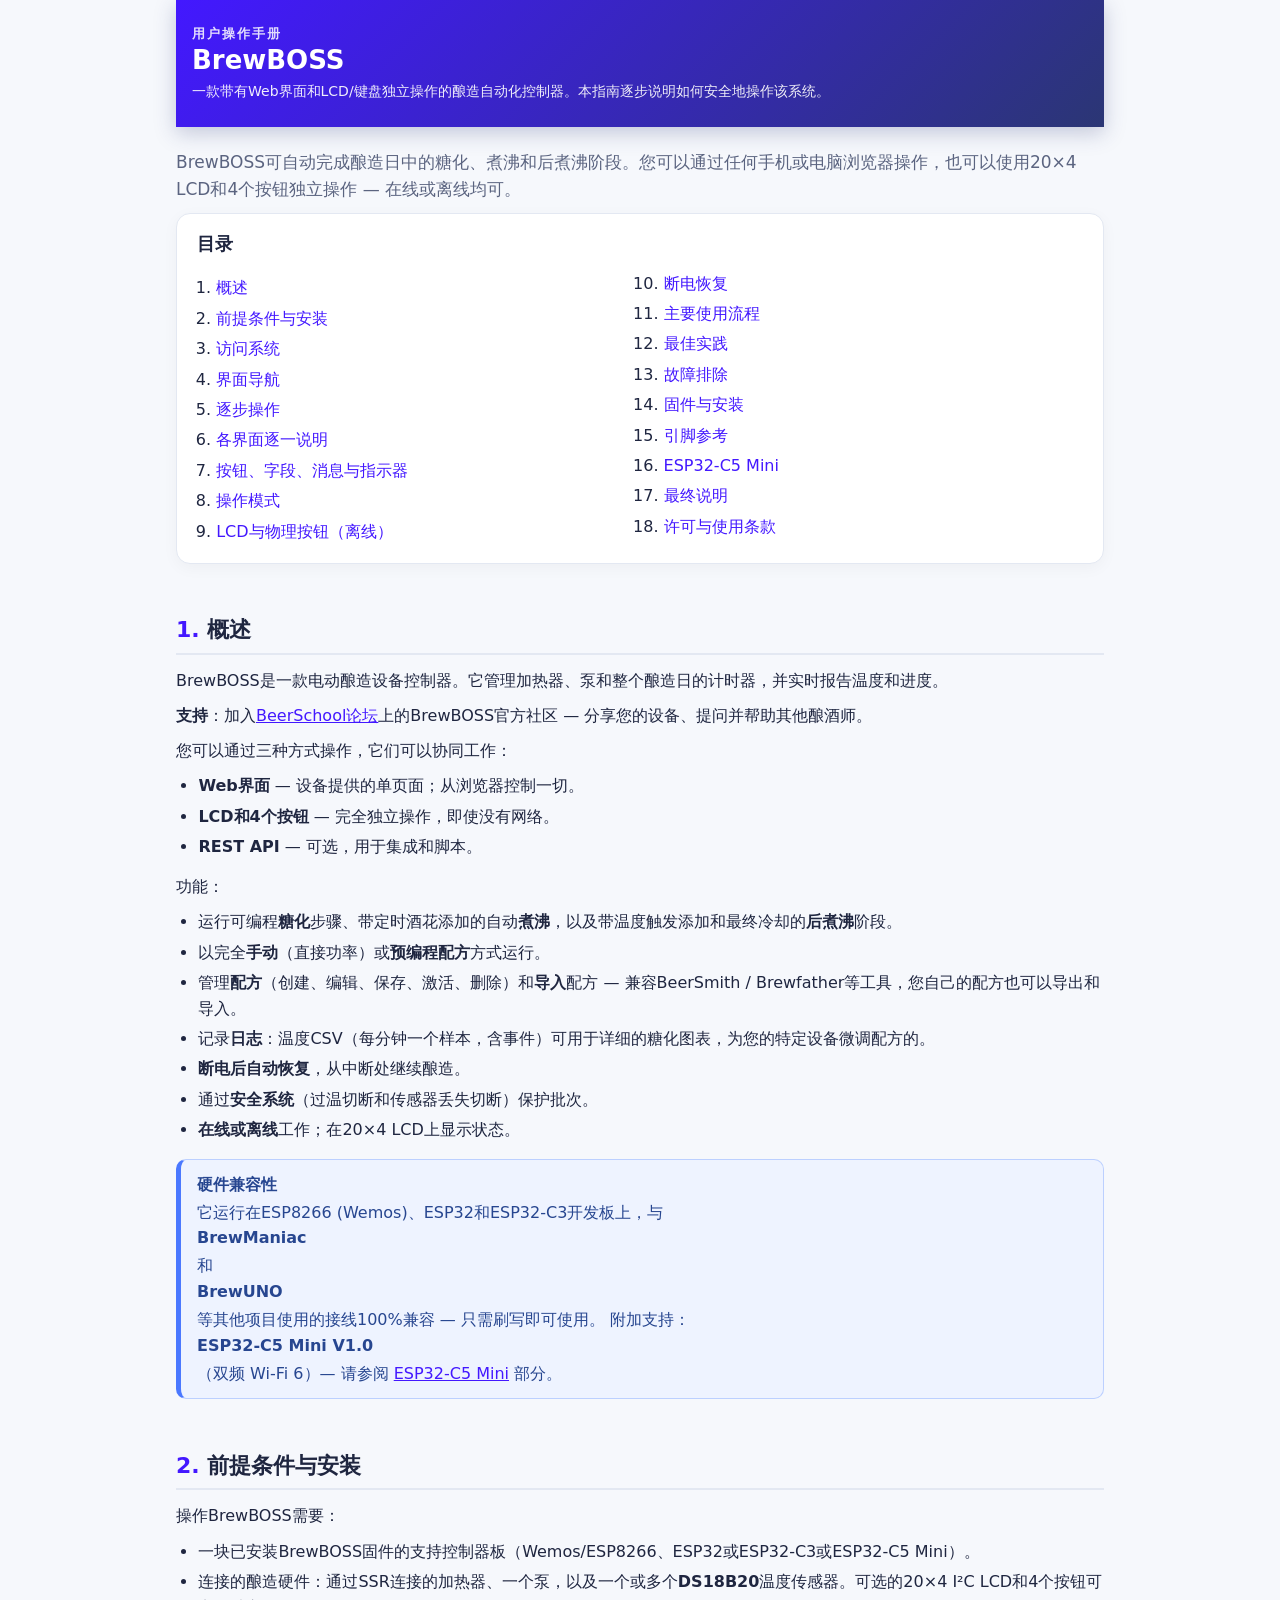
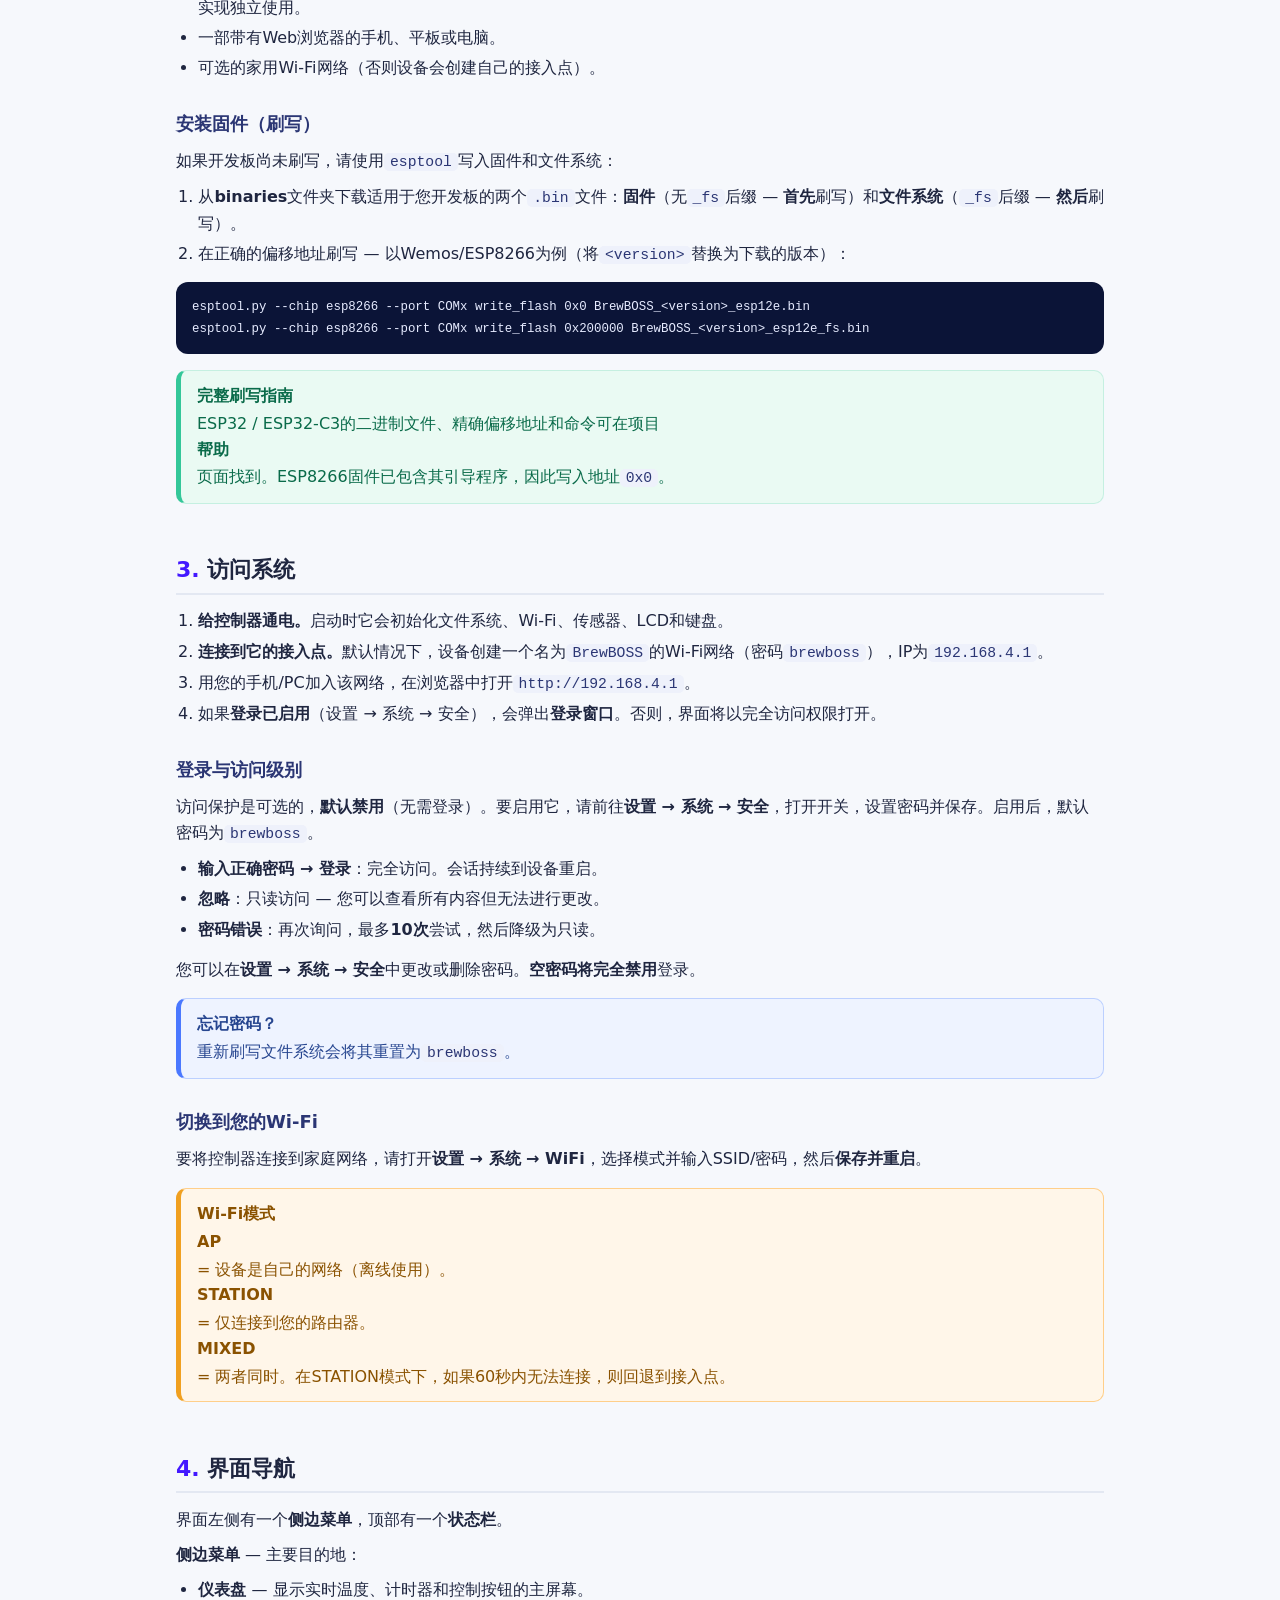
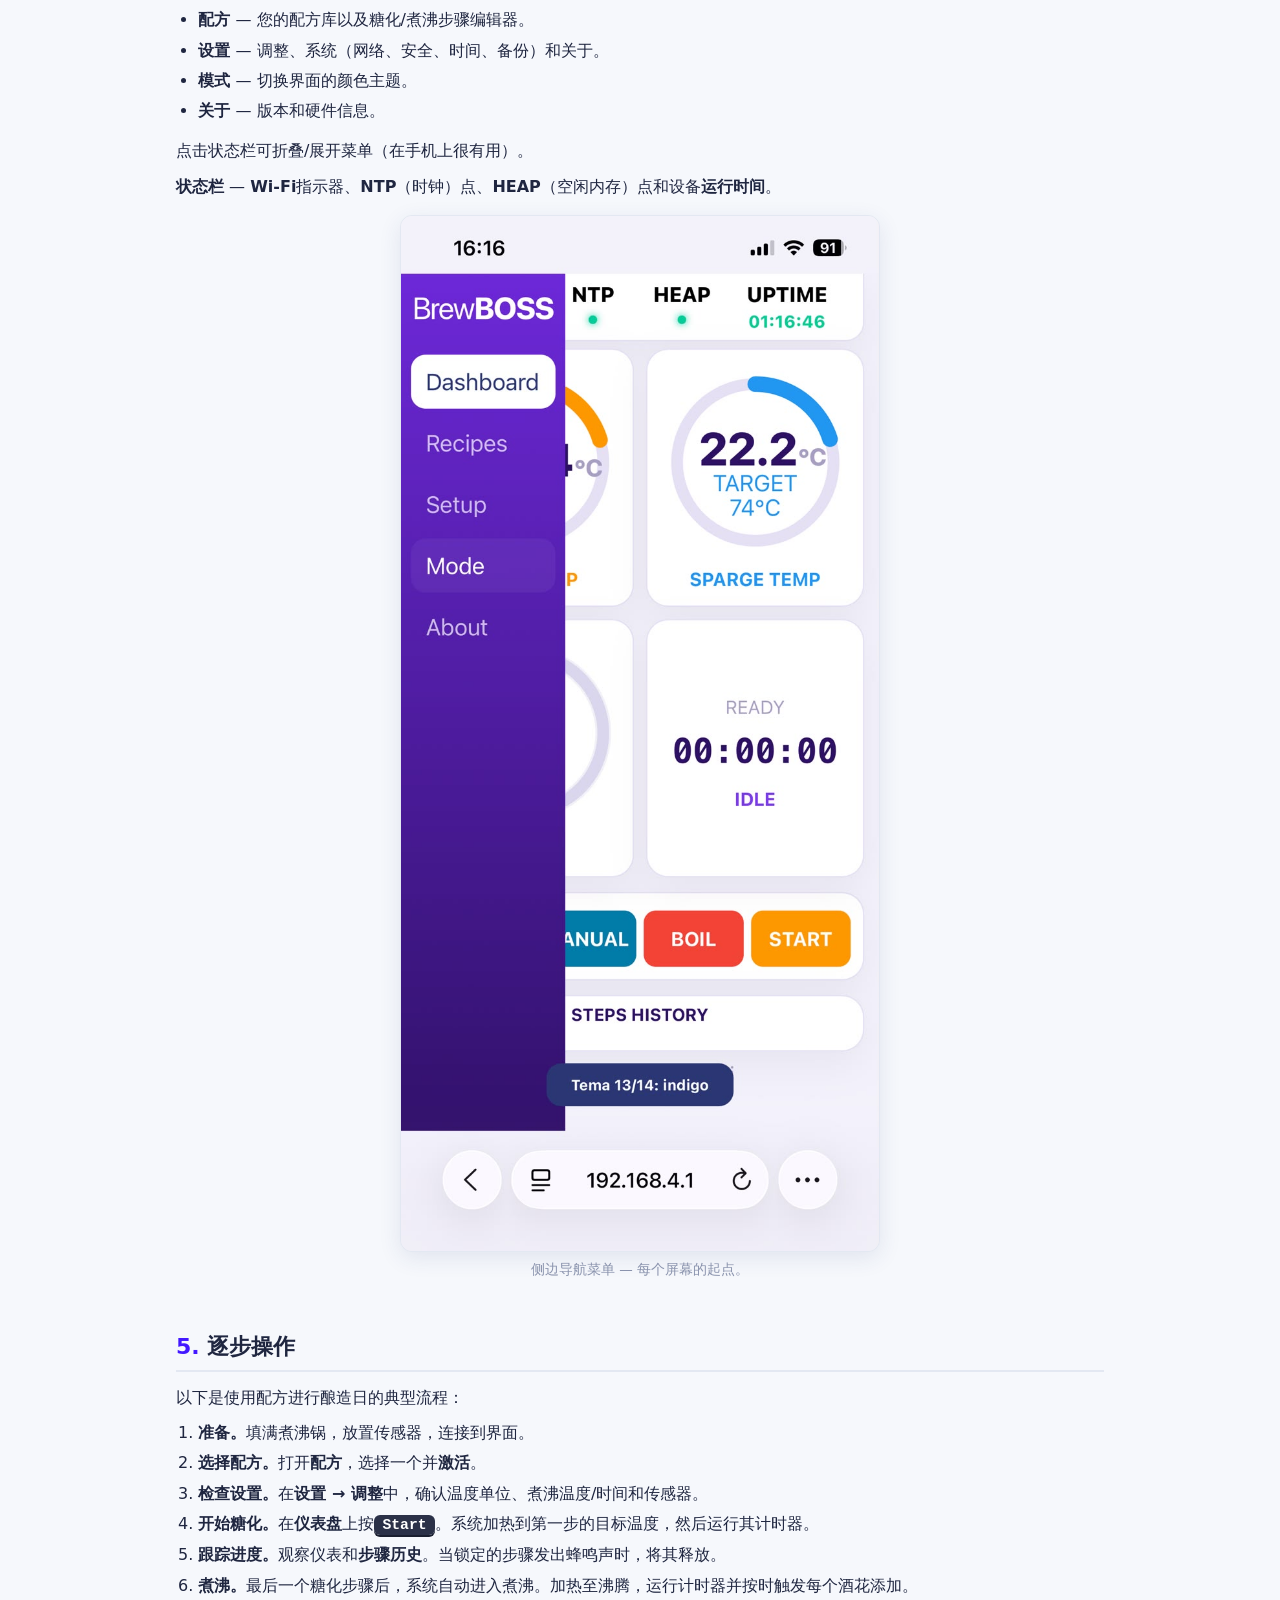
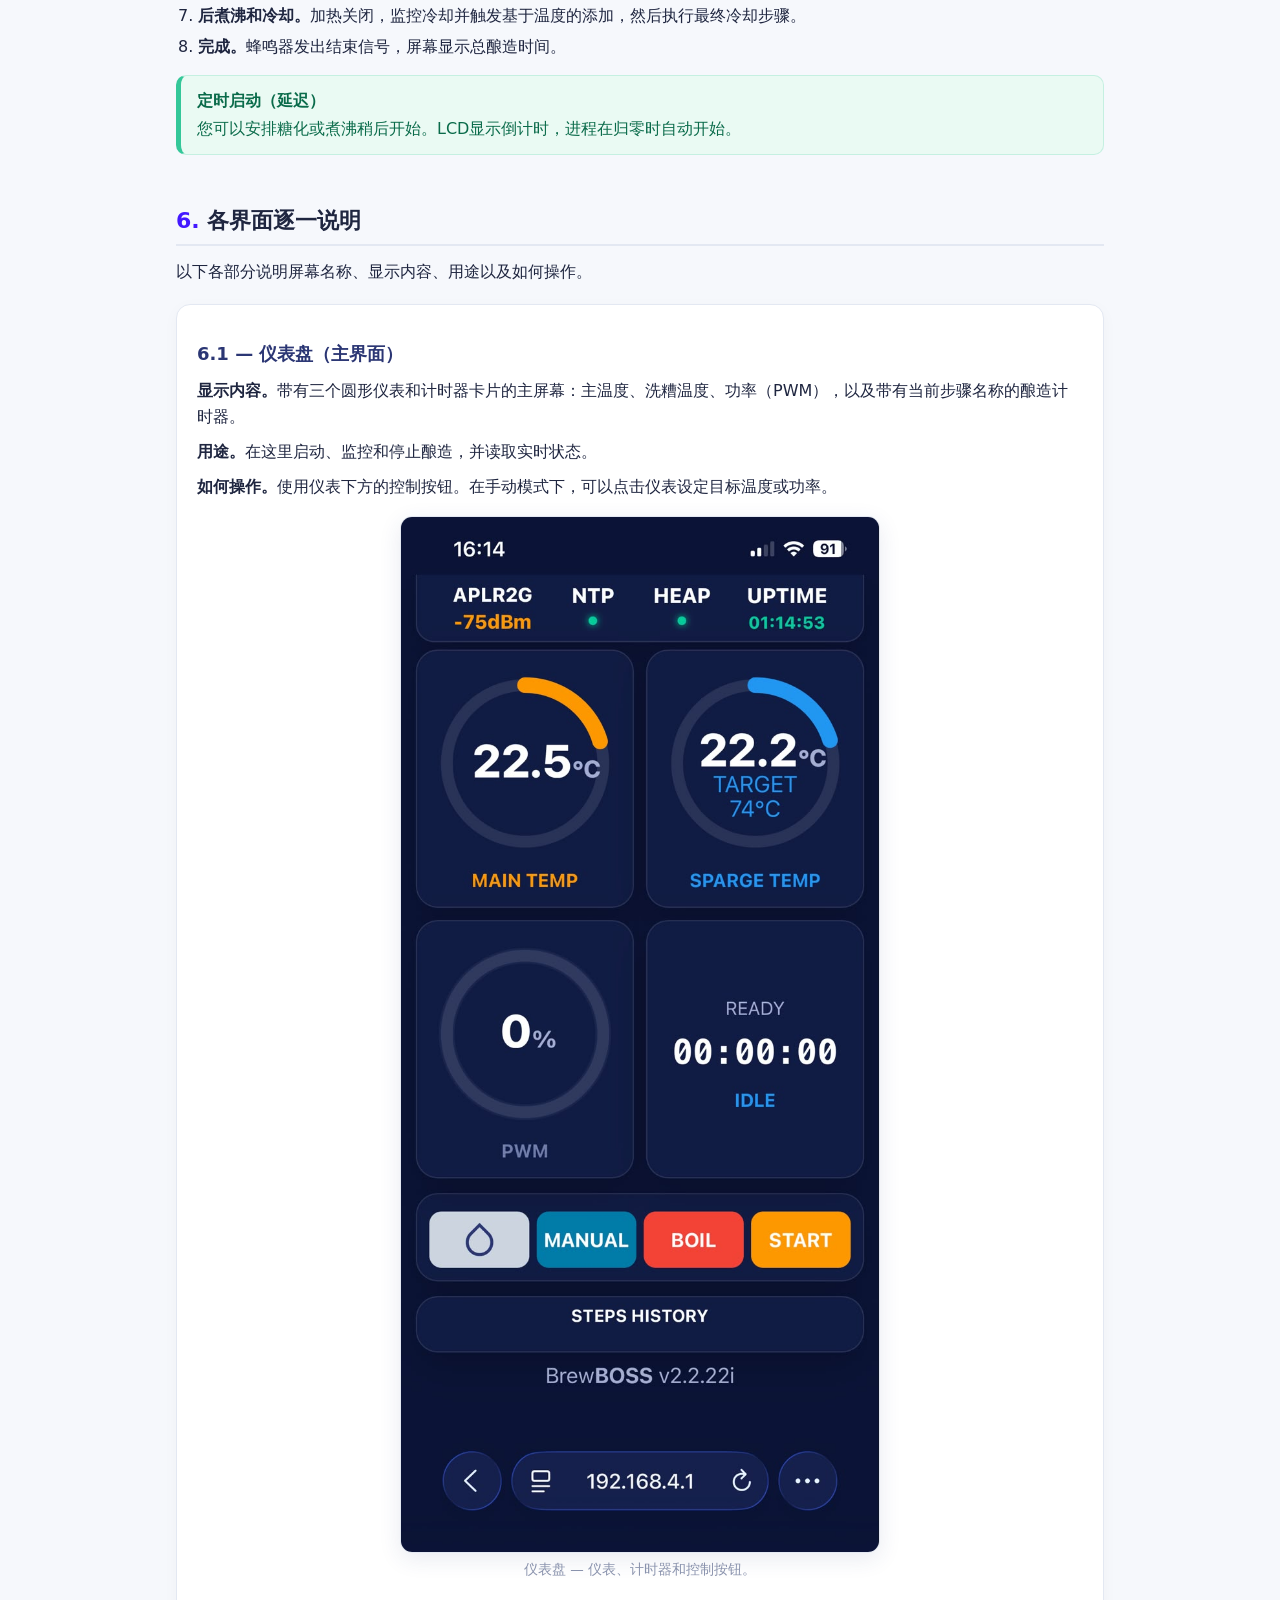
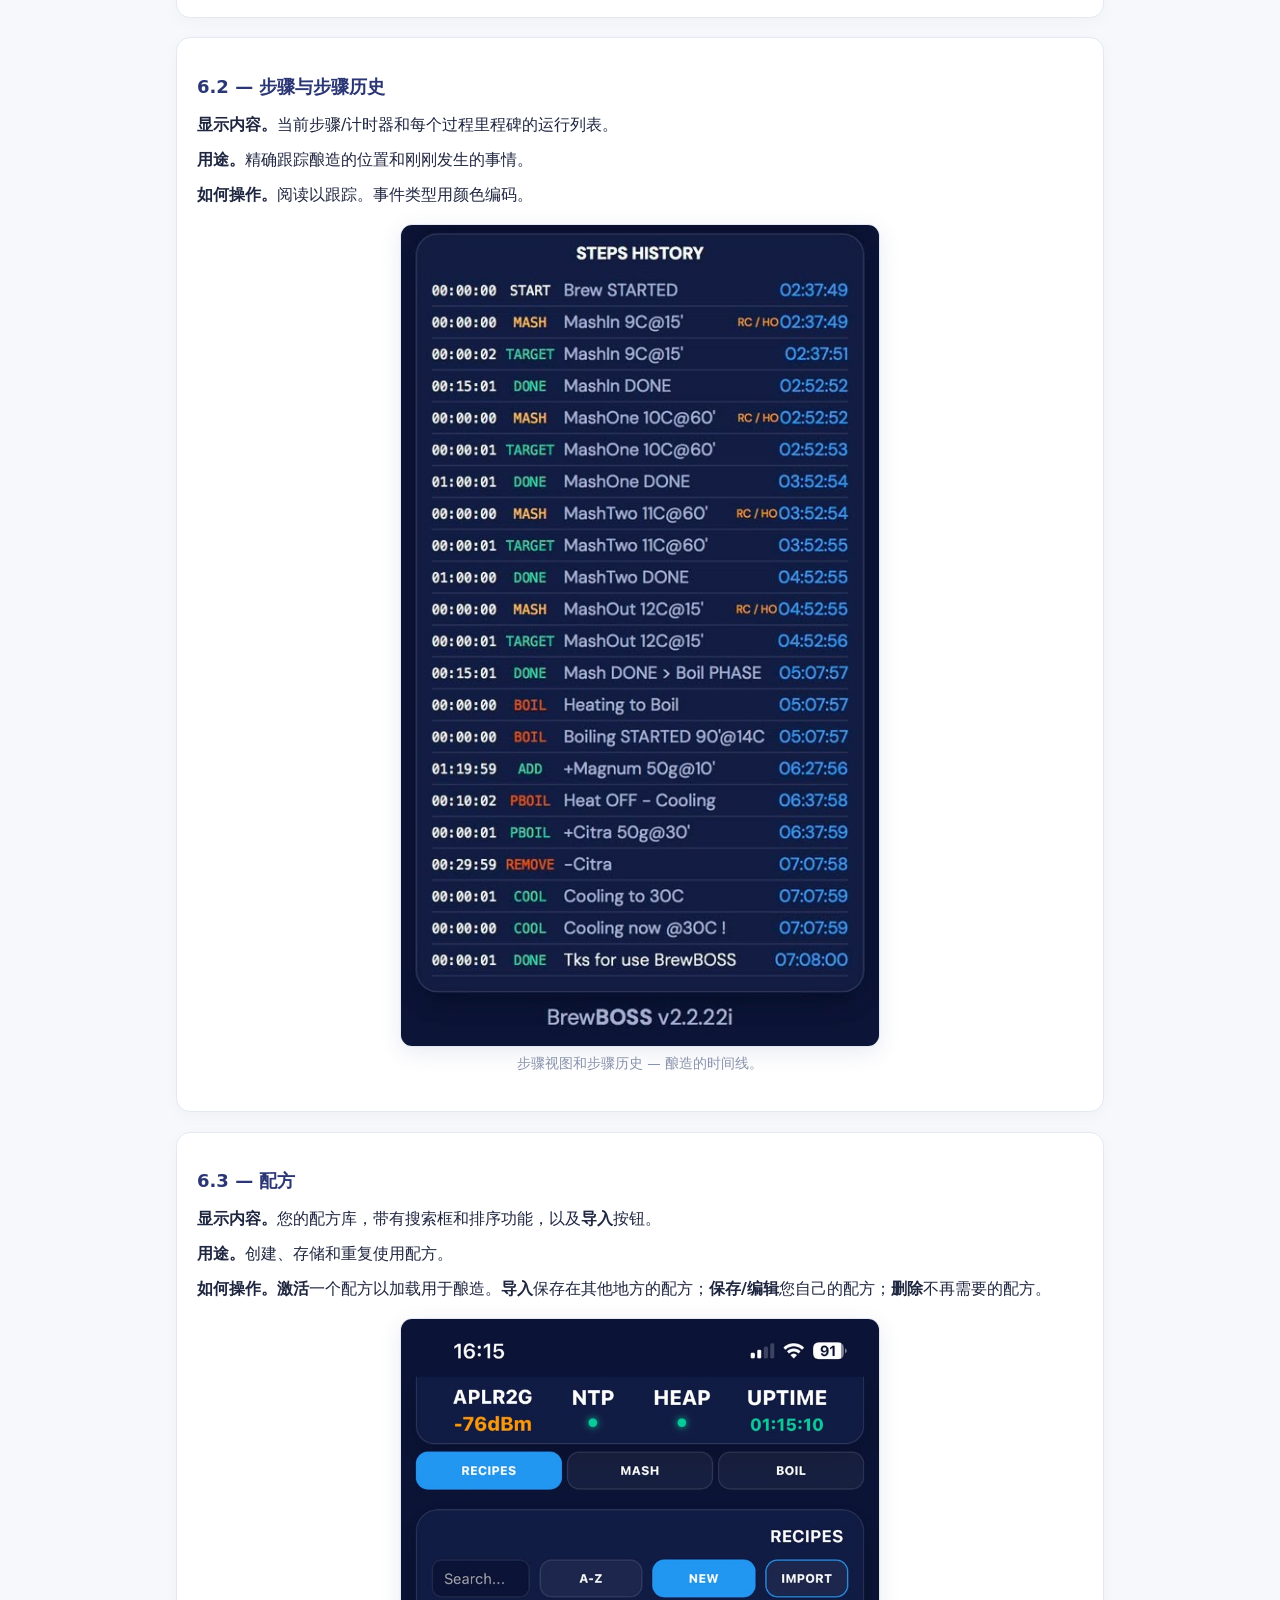
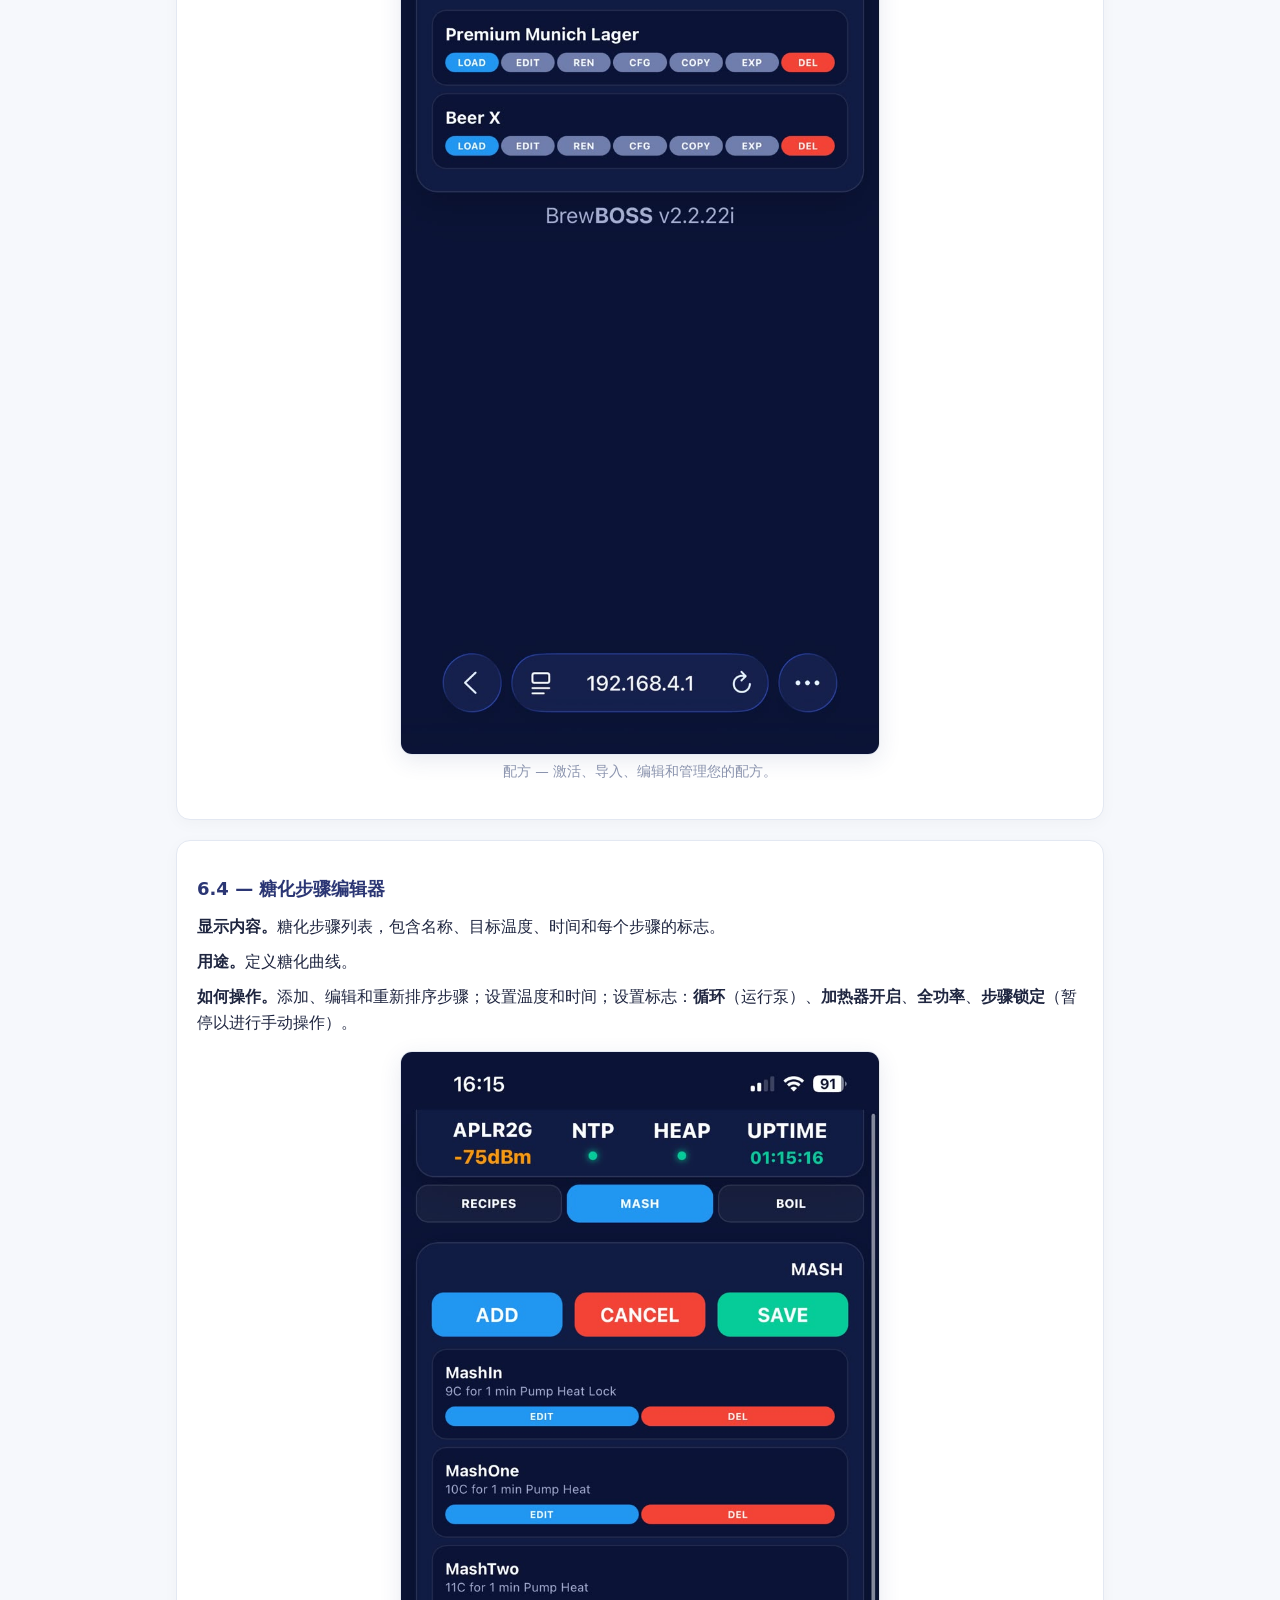
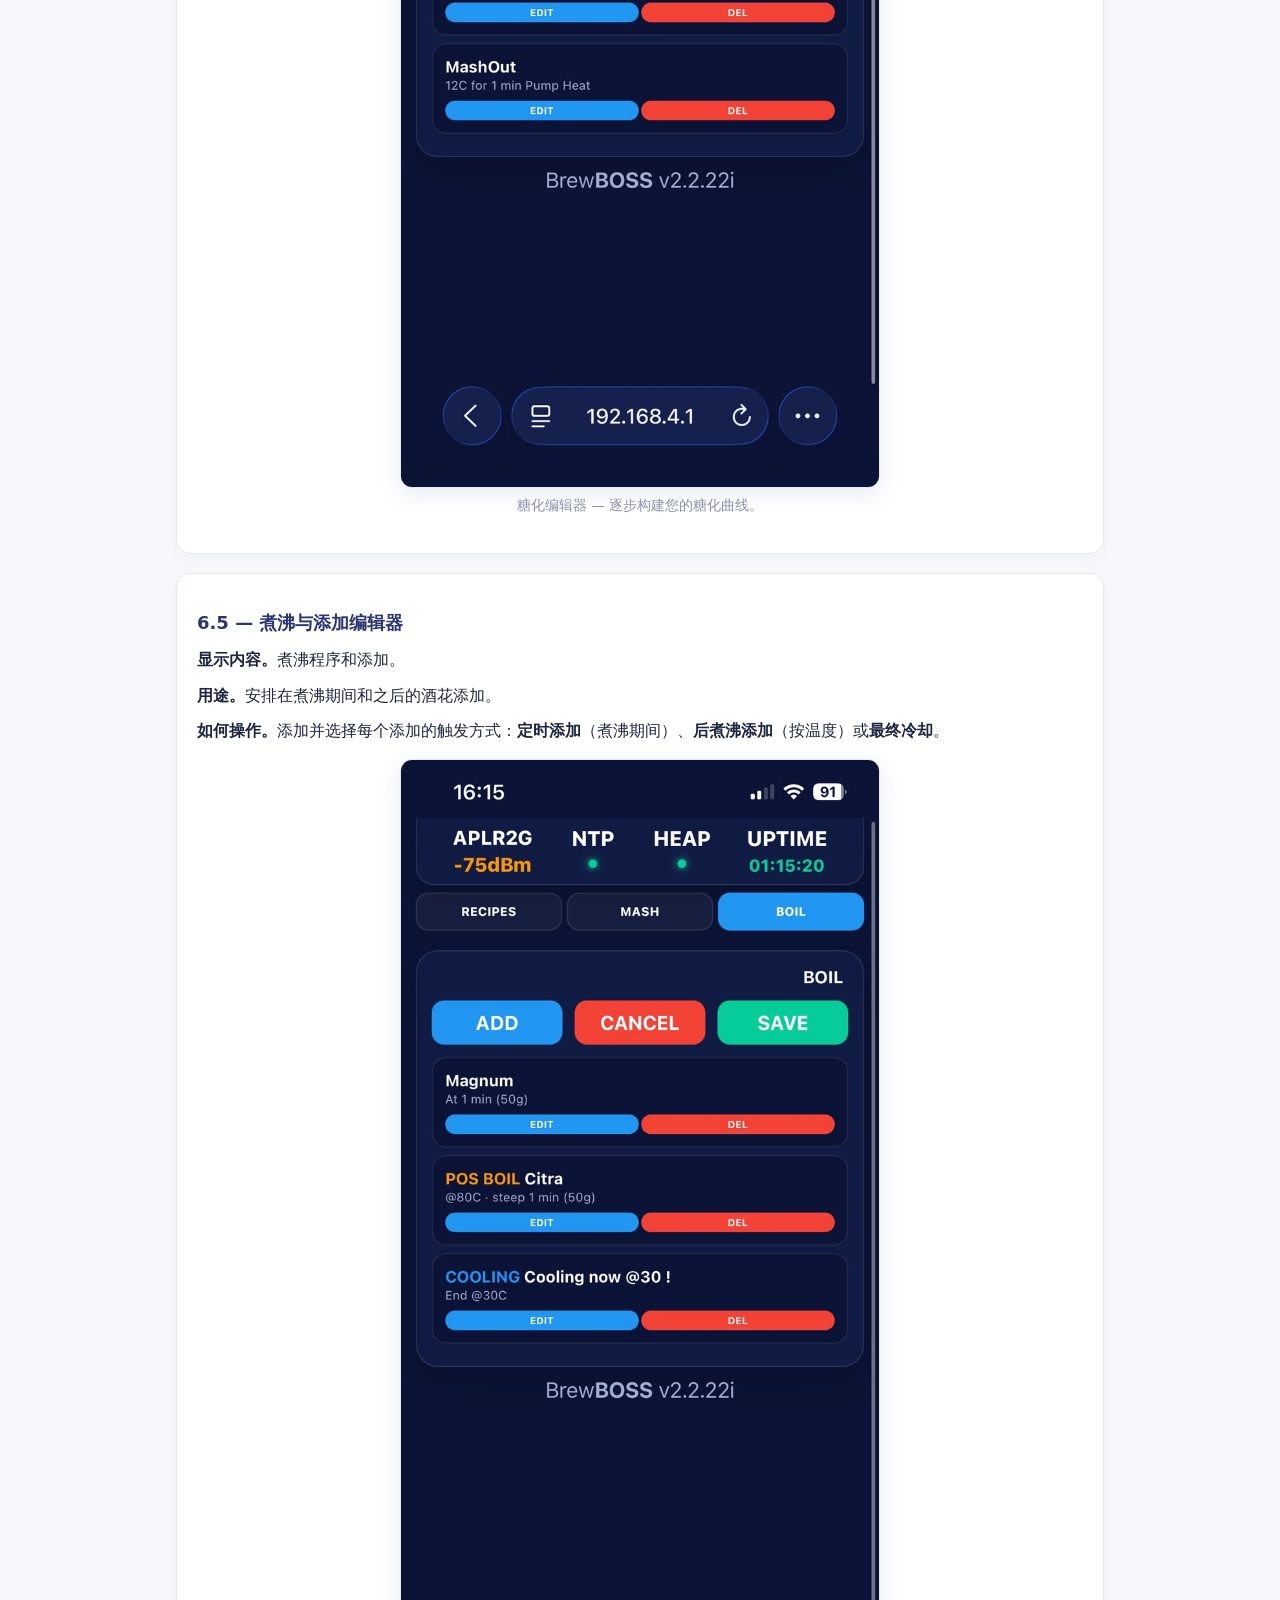
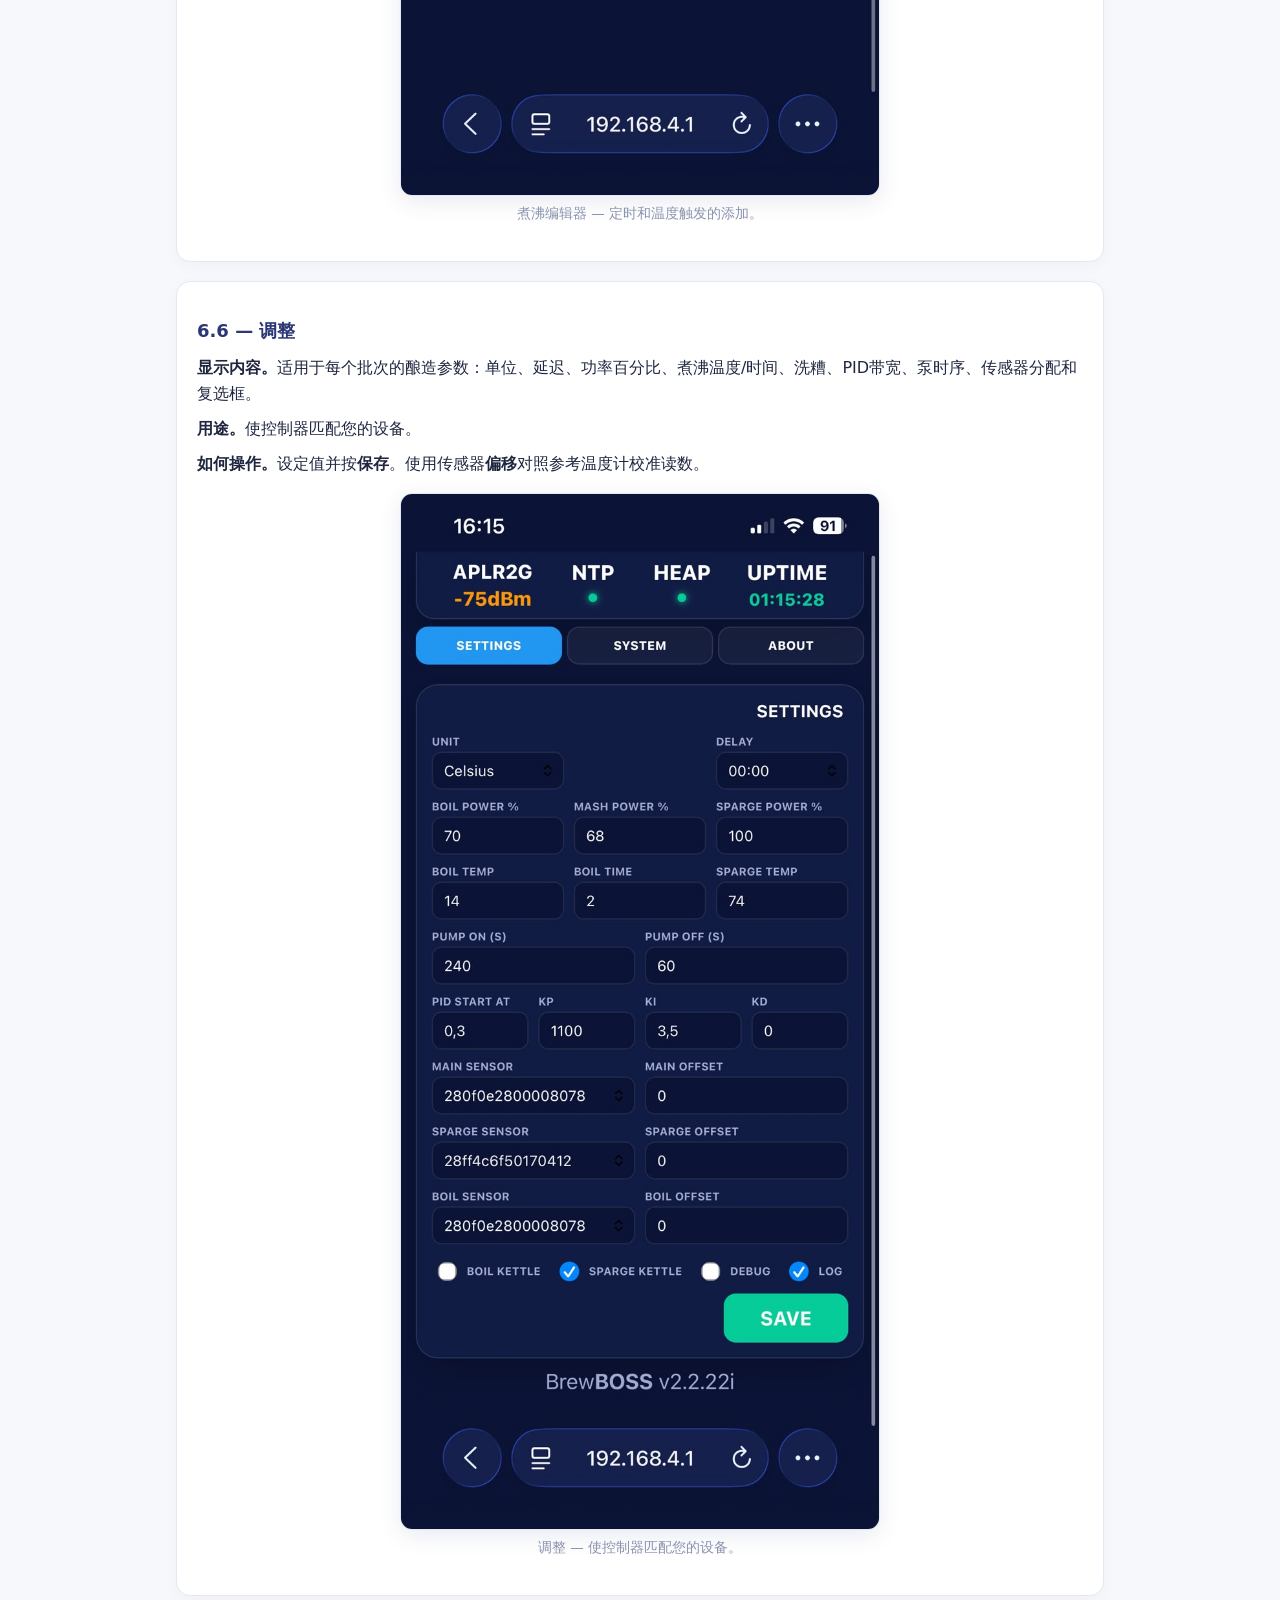
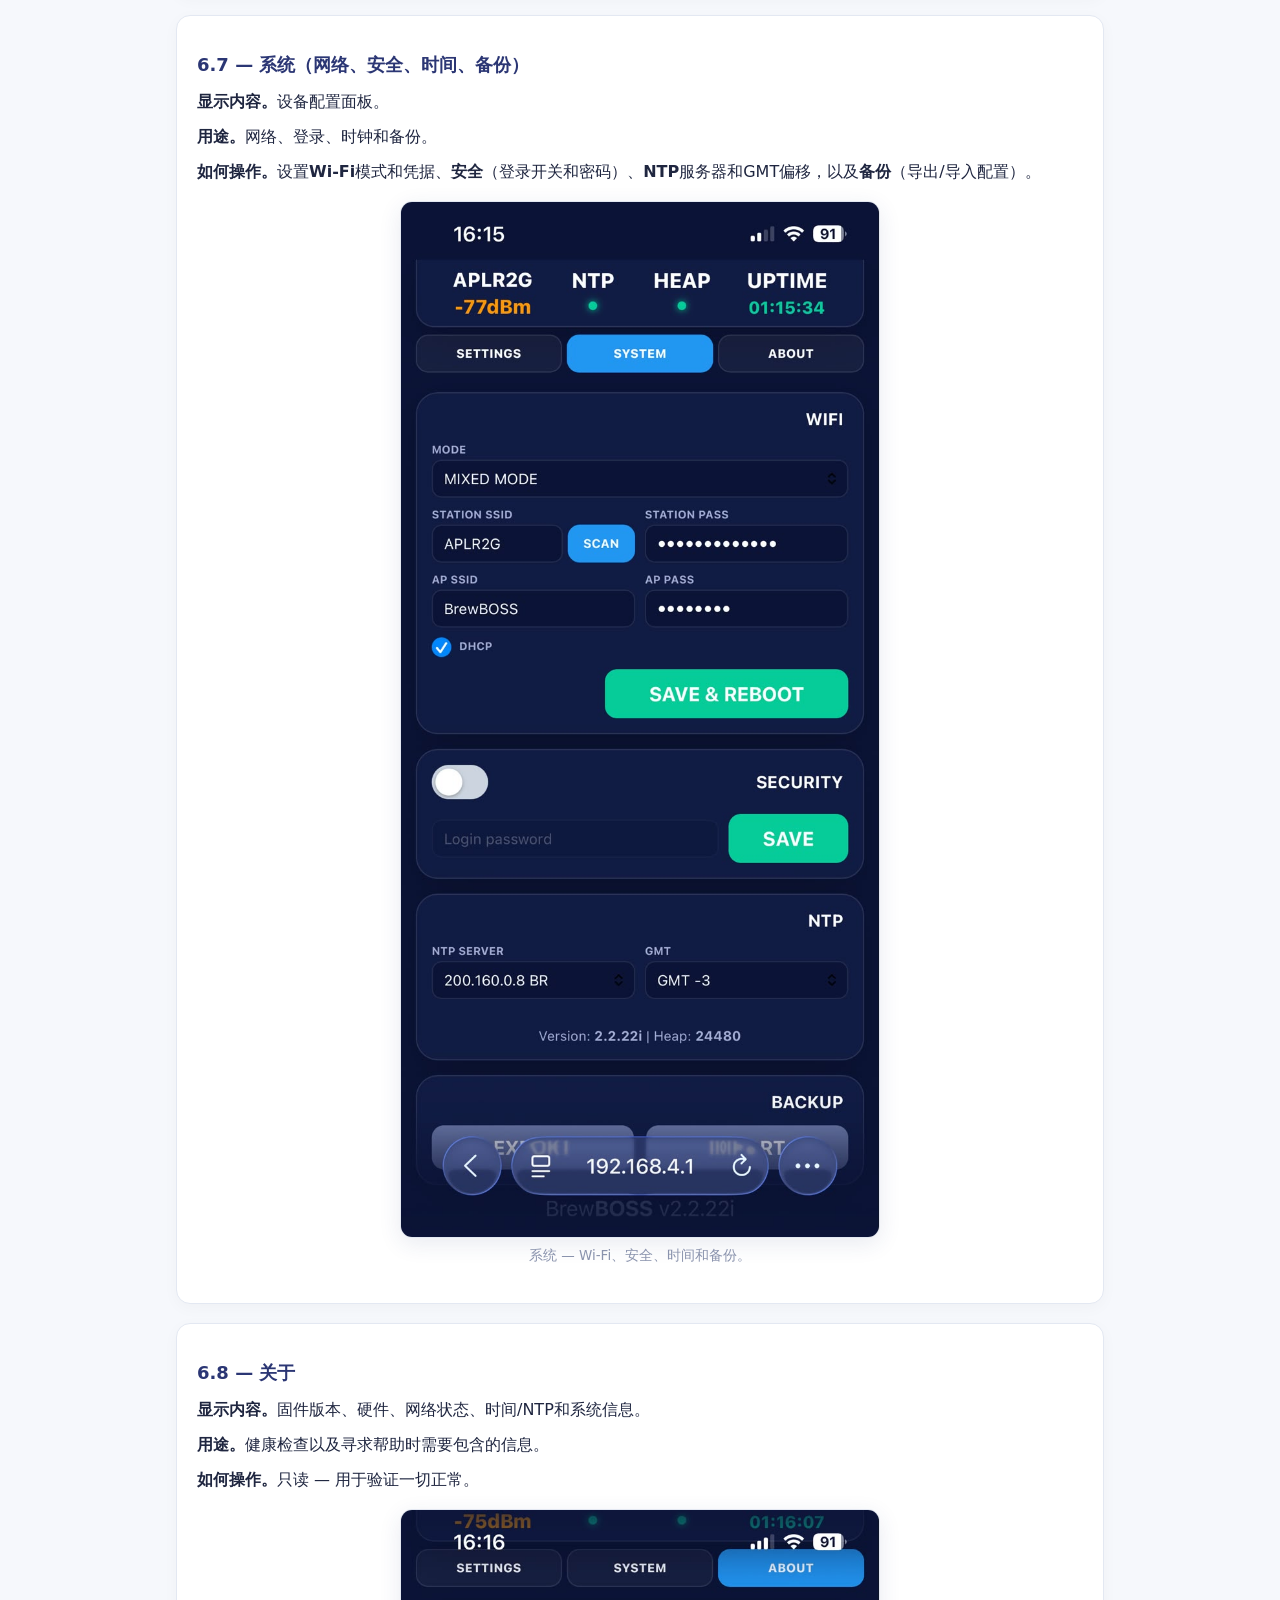
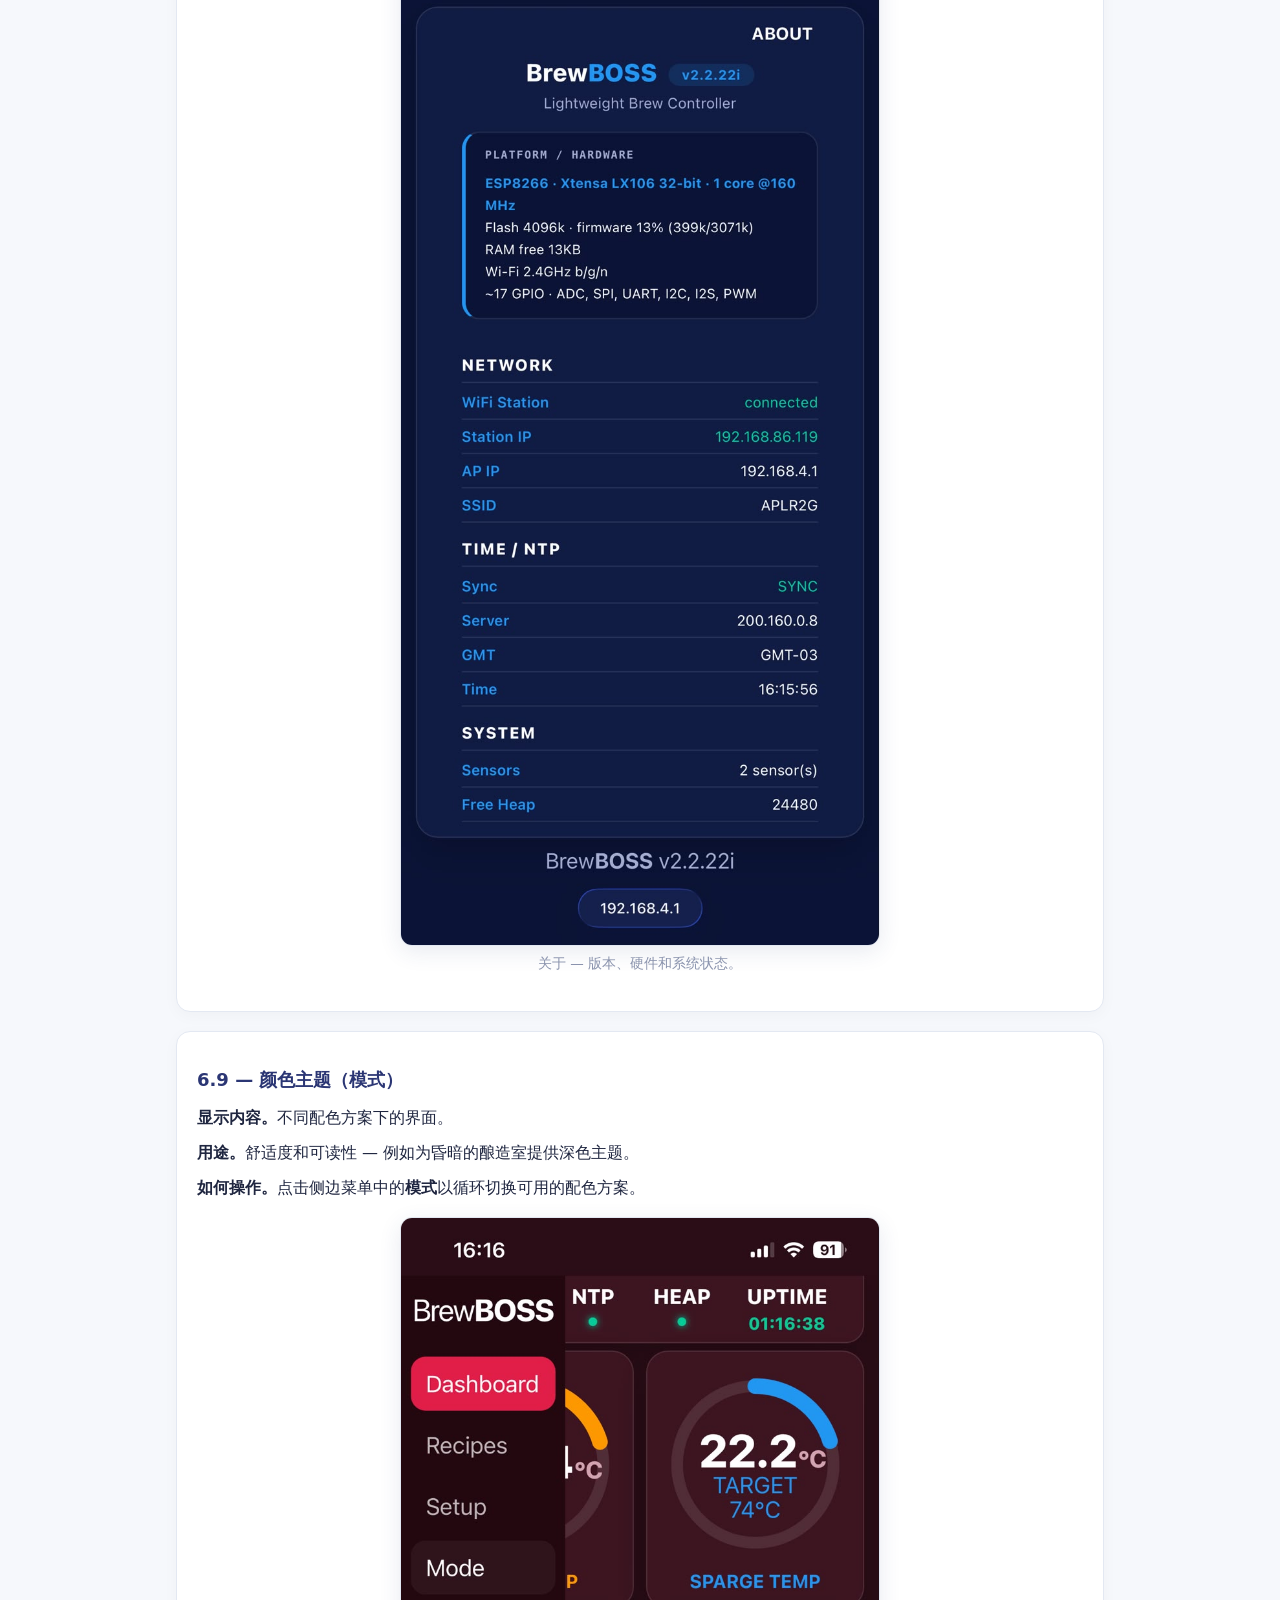
<file: manual_zh.html>
<!DOCTYPE html>
<html lang="zh-CN">
<head>
<meta charset="utf-8">
<meta name="viewport" content="width=device-width, initial-scale=1">
<title>BrewBOSS — 用户操作手册</title>
<style>
  :root{
    --accent:#4318FF; --accent2:#2B3674; --ink:#1f2640; --dim:#5b6480; --muted:#8a93ad;
    --bg:#f6f8fc; --card:#ffffff; --line:#e3e8f2;
    --tip-bg:#eafaf3; --tip-bd:#34c79933; --tip-tx:#0a6b4a;
    --warn-bg:#fff6e9; --warn-bd:#ffcf8a; --warn-tx:#8a5200;
    --note-bg:#eef3ff; --note-bd:#bcd0ff; --note-tx:#274690;
    --code:#0b1437;
  }
  *{box-sizing:border-box;}
  html{scroll-behavior:smooth;}
  body{margin:0;background:var(--bg);color:var(--ink);
    font-family:-apple-system,system-ui,"Segoe UI",Roboto,Helvetica,Arial,sans-serif;
    line-height:1.6;font-size:16px;}
  .wrap{max-width:960px;margin:0 auto;padding:0 16px 64px;}
  header.site{background:linear-gradient(135deg,var(--accent) 0%,var(--accent2) 100%);
    color:#fff;padding:24px 16px;box-shadow:0 6px 20px rgba(43,54,116,.25);
    display:flex;justify-content:space-between;align-items:flex-start;gap:12px;flex-wrap:wrap;}
  header.site .htext{min-width:0;}
  header.site .brand{font-size:13px;font-weight:700;letter-spacing:2px;text-transform:uppercase;opacity:.85;}
  header.site h1{margin:0 0 .15em;font-size:26px;line-height:1.2;}
  header.site h1 b{font-weight:800;}
  header.site .ver{display:inline-block;margin-left:8px;padding:2px 12px;border-radius:999px;
    background:rgba(255,255,255,.18);font-size:14px;font-weight:700;vertical-align:middle;white-space:nowrap;}
  header.site p{margin:.3em 0 0;opacity:.92;max-width:680px;font-size:14px;}
  .lang{background:rgba(255,255,255,.15);color:#fff;border:1px solid rgba(255,255,255,.4);
    border-radius:10px;padding:6px 10px;font-size:14px;font-weight:700;cursor:pointer;flex:none;margin-top:2px;}
  .lang option{color:#2B3674;background:#fff;}
  main{margin-top:22px;}
  h2{font-size:22px;margin:2.2em 0 .6em;padding-bottom:.25em;border-bottom:2px solid var(--line);scroll-margin-top:14px;}
  h3{font-size:18px;margin:1.6em 0 .4em;color:var(--accent2);scroll-margin-top:14px;}
  h2 .num,h3 .num{color:var(--accent);font-weight:800;}
  p{margin:.6em 0;}
  a{color:var(--accent);}
  ul,ol{margin:.5em 0 .9em;padding-left:1.4em;}
  li{margin:.3em 0;}
  code,kbd{font-family:"Cascadia Code",Consolas,monospace;font-size:.92em;}
  code{background:#eef1fb;color:var(--accent2);padding:1px 6px;border-radius:5px;}
  kbd{background:#2b3148;color:#fff;border-radius:6px;padding:2px 8px;font-weight:700;box-shadow:0 2px 0 #1a1f30;}
  pre{background:var(--code);color:#e6ebff;border-radius:12px;padding:14px 16px;overflow:auto;
    font-family:"Cascadia Code",Consolas,monospace;font-size:13.5px;line-height:1.6;}
  pre code{background:none;color:inherit;padding:0;}
  .toc{background:var(--card);border:1px solid var(--line);border-radius:14px;padding:16px 20px;box-shadow:0 4px 16px rgba(0,0,0,.04);}
  .toc h2{margin:0 0 .4em;border:0;font-size:18px;}
  .toc ol{columns:2;column-gap:28px;padding-left:1.2em;margin:0;}
  @media(max-width:640px){.toc ol{columns:1;}}
  .toc a{text-decoration:none;}
  .toc a:hover{text-decoration:underline;}
  figure{margin:1em 0 1.4em;}
  figure img{display:block;width:100%;max-width:480px;height:auto;margin-left:auto;margin-right:auto;
    border:1px solid var(--line);border-radius:12px;box-shadow:0 6px 22px rgba(43,54,116,.10);background:#fff;}
  figcaption{margin-top:.5em;font-size:13.5px;color:var(--muted);text-align:center;}
  .callout{border:1px solid var(--line);border-left-width:5px;border-radius:10px;padding:12px 16px;margin:1em 0;}
  .callout b{display:block;margin-bottom:.15em;}
  .tip{background:var(--tip-bg);border-color:var(--tip-bd);border-left-color:#34c799;color:var(--tip-tx);}
  .warn{background:var(--warn-bg);border-color:var(--warn-bd);border-left-color:#f0a020;color:var(--warn-tx);}
  .note{background:var(--note-bg);border-color:var(--note-bd);border-left-color:#4a78ff;color:var(--note-tx);}
  .tablewrap{overflow-x:auto;margin:1em 0;}
  table{border-collapse:collapse;width:100%;font-size:14.5px;min-width:520px;}
  th,td{border:1px solid var(--line);padding:8px 11px;text-align:left;vertical-align:top;}
  th{background:#eef1fb;color:var(--accent2);font-weight:700;}
  tbody tr:nth-child(even){background:#fafbff;}
  .lead{font-size:17px;color:var(--dim);}
  footer{margin-top:48px;padding-top:18px;border-top:1px solid var(--line);font-size:13px;color:var(--muted);text-align:center;}
  footer b{color:var(--dim);}
  .screen{background:var(--card);border:1px solid var(--line);border-radius:14px;padding:6px 20px 14px;
    margin:1.2em 0;box-shadow:0 4px 16px rgba(0,0,0,.03);}
</style>
</head>
<body>

<div class="wrap">
  <header class="site">
    <div class="htext">
      <div class="brand" >用户操作手册</div>
      <h1>Brew<b>BOSS</b></h1>
      <p >一款带有Web界面和LCD/键盘独立操作的酿造自动化控制器。本指南逐步说明如何安全地操作该系统。</p>
    </div>
    
  </header>

  <main>
    <p class="lead" >BrewBOSS可自动完成酿造日中的糖化、煮沸和后煮沸阶段。您可以通过任何手机或电脑浏览器操作，也可以使用20×4 LCD和4个按钮独立操作 — 在线或离线均可。</p>

    <nav class="toc" aria-label="目录">
      <h2 >目录</h2>
      <ol>
        <li><a href="#overview" >概述</a></li>
        <li><a href="#prerequisites" >前提条件与安装</a></li>
        <li><a href="#access" >访问系统</a></li>
        <li><a href="#navigation" >界面导航</a></li>
        <li><a href="#operation" >逐步操作</a></li>
        <li><a href="#screens" >各界面逐一说明</a></li>
        <li><a href="#indicators" >按钮、字段、消息与指示器</a></li>
        <li><a href="#modes" >操作模式</a></li>
        <li><a href="#standalone" >LCD与物理按钮（离线）</a></li>
        <li><a href="#recovery" >断电恢复</a></li>
        <li><a href="#flow" >主要使用流程</a></li>
        <li><a href="#best" >最佳实践</a></li>
        <li><a href="#trouble" >故障排除</a></li>
        <li><a href="#firmware" >固件与安装</a></li>
        <li><a href="#pinout" >引脚参考</a></li>
    <li><a href="#esp32c5">ESP32-C5 Mini</a></li>
        <li><a href="#notes" >最终说明</a></li>
        <li><a href="#license" >许可与使用条款</a></li>
      </ol>
    </nav>

    <h2 id="overview"><span class="num">1.</span> <span >概述</span></h2>
    <p >BrewBOSS是一款电动酿造设备控制器。它管理加热器、泵和整个酿造日的计时器，并实时报告温度和进度。</p>
    <p><b >支持</b>：<span >加入<a href='https://beerschool.circle.so/c/forum-aberto/brewboss-command-the-brew-own-the-process' target='_blank' rel='noopener'>BeerSchool论坛</a>上的BrewBOSS官方社区 — 分享您的设备、提问并帮助其他酿酒师。</span></p>
    <p >您可以通过三种方式操作，它们可以协同工作：</p>
    <ul>
      <li ><b>Web界面</b> — 设备提供的单页面；从浏览器控制一切。</li>
      <li ><b>LCD和4个按钮</b> — 完全独立操作，即使没有网络。</li>
      <li ><b>REST API</b> — 可选，用于集成和脚本。</li>
    </ul>
    <p >功能：</p>
    <ul>
      <li >运行可编程<b>糖化</b>步骤、带定时酒花添加的自动<b>煮沸</b>，以及带温度触发添加和最终冷却的<b>后煮沸</b>阶段。</li>
      <li >以完全<b>手动</b>（直接功率）或<b>预编程配方</b>方式运行。</li>
      <li >管理<b>配方</b>（创建、编辑、保存、激活、删除）和<b>导入</b>配方 — 兼容BeerSmith / Brewfather等工具，您自己的配方也可以导出和导入。</li>
      <li >记录<b>日志</b>：温度CSV（每分钟一个样本，含事件）可用于详细的糖化图表，为您的特定设备微调配方的。</li>
      <li ><b>断电后自动恢复</b>，从中断处继续酿造。</li>
      <li >通过<b>安全系统</b>（过温切断和传感器丢失切断）保护批次。</li>
      <li ><b>在线或离线</b>工作；在20×4 LCD上显示状态。</li>
    </ul>
    <div class="callout note"><b >硬件兼容性</b><span >它运行在ESP8266 (Wemos)、ESP32和ESP32-C3开发板上，与<b>BrewManiac</b>和<b>BrewUNO</b>等其他项目使用的接线100%兼容 — 只需刷写即可使用。 附加支持：<b>ESP32-C5 Mini V1.0</b>（双频 Wi-Fi 6）— 请参阅 <a href="#esp32c5">ESP32-C5 Mini</a> 部分。<!--C5SUPPORT--></span></div>

    <h2 id="prerequisites"><span class="num">2.</span> <span >前提条件与安装</span></h2>
    <p >操作BrewBOSS需要：</p>
    <ul>
      <li >一块已安装BrewBOSS固件的支持控制器板（Wemos/ESP8266、ESP32或ESP32-C3或ESP32-C5 Mini）。</li>
      <li >连接的酿造硬件：通过SSR连接的加热器、一个泵，以及一个或多个<b>DS18B20</b>温度传感器。可选的20×4 I²C LCD和4个按钮可实现独立使用。</li>
      <li >一部带有Web浏览器的手机、平板或电脑。</li>
      <li >可选的家用Wi‑Fi网络（否则设备会创建自己的接入点）。</li>
    </ul>
    <h3 >安装固件（刷写）</h3>
    <p >如果开发板尚未刷写，请使用<code>esptool</code>写入固件和文件系统：</p>
    <ol>
      <li >从<b>binaries</b>文件夹下载适用于您开发板的两个<code>.bin</code>文件：<b>固件</b>（无<code>_fs</code>后缀 — <b>首先</b>刷写）和<b>文件系统</b>（<code>_fs</code>后缀 — <b>然后</b>刷写）。</li>
      <li >在正确的偏移地址刷写 — 以Wemos/ESP8266为例（将<code>&lt;version&gt;</code>替换为下载的版本）：</li>
    </ol>
    <pre><code>esptool.py --chip esp8266 --port COMx write_flash 0x0 BrewBOSS_&lt;version&gt;_esp12e.bin
esptool.py --chip esp8266 --port COMx write_flash 0x200000 BrewBOSS_&lt;version&gt;_esp12e_fs.bin</code></pre>
    <div class="callout tip"><b >完整刷写指南</b><span >ESP32 / ESP32-C3的二进制文件、精确偏移地址和命令可在项目<b>帮助</b>页面找到。ESP8266固件已包含其引导程序，因此写入地址<code>0x0</code>。</span></div>

    <h2 id="access"><span class="num">3.</span> <span >访问系统</span></h2>
    <ol>
      <li ><b>给控制器通电。</b>启动时它会初始化文件系统、Wi‑Fi、传感器、LCD和键盘。</li>
      <li ><b>连接到它的接入点。</b>默认情况下，设备创建一个名为<code>BrewBOSS</code>的Wi‑Fi网络（密码<code>brewboss</code>），IP为<code>192.168.4.1</code>。</li>
      <li >用您的手机/PC加入该网络，在浏览器中打开<code>http://192.168.4.1</code>。</li>
      <li >如果<b>登录已启用</b>（设置 → 系统 → 安全），会弹出<b>登录窗口</b>。否则，界面将以完全访问权限打开。</li>
    </ol>
    <h3 >登录与访问级别</h3>
    <p >访问保护是可选的，<b>默认禁用</b>（无需登录）。要启用它，请前往<b>设置 → 系统 → 安全</b>，打开开关，设置密码并保存。启用后，默认密码为<code>brewboss</code>。</p>
    <ul>
      <li ><b>输入正确密码 → 登录</b>：完全访问。会话持续到设备重启。</li>
      <li ><b>忽略</b>：只读访问 — 您可以查看所有内容但无法进行更改。</li>
      <li ><b>密码错误</b>：再次询问，最多<b>10次</b>尝试，然后降级为只读。</li>
    </ul>
    <p >您可以在<b>设置 → 系统 → 安全</b>中更改或删除密码。<b>空密码将完全禁用</b>登录。</p>
    <div class="callout note"><b >忘记密码？</b><span >重新刷写文件系统会将其重置为<code>brewboss</code>。</span></div>
    <h3 >切换到您的Wi‑Fi</h3>
    <p >要将控制器连接到家庭网络，请打开<b>设置 → 系统 → WiFi</b>，选择模式并输入SSID/密码，然后<b>保存并重启</b>。</p>
    <div class="callout warn"><b >Wi‑Fi模式</b><span ><b>AP</b> = 设备是自己的网络（离线使用）。<b>STATION</b> = 仅连接到您的路由器。<b>MIXED</b> = 两者同时。在STATION模式下，如果60秒内无法连接，则回退到接入点。</span></div>

    <h2 id="navigation"><span class="num">4.</span> <span >界面导航</span></h2>
    <p >界面左侧有一个<b>侧边菜单</b>，顶部有一个<b>状态栏</b>。</p>
    <p ><b>侧边菜单</b> — 主要目的地：</p>
    <ul>
      <li ><b>仪表盘</b> — 显示实时温度、计时器和控制按钮的主屏幕。</li>
      <li ><b>配方</b> — 您的配方库以及糖化/煮沸步骤编辑器。</li>
      <li ><b>设置</b> — 调整、系统（网络、安全、时间、备份）和关于。</li>
      <li ><b>模式</b> — 切换界面的颜色主题。</li>
      <li ><b>关于</b> — 版本和硬件信息。</li>
    </ul>
    <p >点击状态栏可折叠/展开菜单（在手机上很有用）。</p>
    <p ><b>状态栏</b> — <b>Wi‑Fi</b>指示器、<b>NTP</b>（时钟）点、<b>HEAP</b>（空闲内存）点和设备<b>运行时间</b>。</p>
    <figure><img src="images/4.1_menu.jpeg" alt="BrewBOSS侧边导航菜单"><figcaption >侧边导航菜单 — 每个屏幕的起点。</figcaption></figure>

    <h2 id="operation"><span class="num">5.</span> <span >逐步操作</span></h2>
    <p >以下是使用配方进行酿造日的典型流程：</p>
    <ol>
      <li ><b>准备。</b>填满煮沸锅，放置传感器，连接到界面。</li>
      <li ><b>选择配方。</b>打开<b>配方</b>，选择一个并<b>激活</b>。</li>
      <li ><b>检查设置。</b>在<b>设置 → 调整</b>中，确认温度单位、煮沸温度/时间和传感器。</li>
      <li ><b>开始糖化。</b>在<b>仪表盘</b>上按<kbd>Start</kbd>。系统加热到第一步的目标温度，然后运行其计时器。</li>
      <li ><b>跟踪进度。</b>观察仪表和<b>步骤历史</b>。当锁定的步骤发出蜂鸣声时，将其释放。</li>
      <li ><b>煮沸。</b>最后一个糖化步骤后，系统自动进入煮沸。加热至沸腾，运行计时器并按时触发每个酒花添加。</li>
      <li ><b>后煮沸和冷却。</b>加热关闭，监控冷却并触发基于温度的添加，然后执行最终冷却步骤。</li>
      <li ><b>完成。</b>蜂鸣器发出结束信号，屏幕显示总酿造时间。</li>
    </ol>
    <div class="callout tip"><b >定时启动（延迟）</b><span >您可以安排糖化或煮沸稍后开始。LCD显示倒计时，进程在归零时自动开始。</span></div>

    <h2 id="screens"><span class="num">6.</span> <span >各界面逐一说明</span></h2>
    <p >以下各部分说明屏幕名称、显示内容、用途以及如何操作。</p>

    <div class="screen">
      <h3 id="screen-main"><span >6.1</span> — <span >仪表盘（主界面）</span></h3>
      <p ><b>显示内容。</b>带有三个圆形仪表和计时器卡片的主屏幕：主温度、洗糟温度、功率（PWM），以及带有当前步骤名称的酿造计时器。</p>
      <p ><b>用途。</b>在这里启动、监控和停止酿造，并读取实时状态。</p>
      <p ><b>如何操作。</b>使用仪表下方的控制按钮。在手动模式下，可以点击仪表设定目标温度或功率。</p>
      <figure><img src="images/1.0_main.jpeg" alt="仪表盘"><figcaption >仪表盘 — 仪表、计时器和控制按钮。</figcaption></figure>
    </div>
    <div class="screen">
      <h3 id="screen-step"><span >6.2</span> — <span >步骤与步骤历史</span></h3>
      <p ><b>显示内容。</b>当前步骤/计时器和每个过程里程碑的运行列表。</p>
      <p ><b>用途。</b>精确跟踪酿造的位置和刚刚发生的事情。</p>
      <p ><b>如何操作。</b>阅读以跟踪。事件类型用颜色编码。</p>
      <figure><img src="images/1.1_step.jpeg" alt="步骤历史"><figcaption >步骤视图和步骤历史 — 酿造的时间线。</figcaption></figure>
    </div>
    <div class="screen">
      <h3 id="screen-recipes"><span >6.3</span> — <span >配方</span></h3>
      <p ><b>显示内容。</b>您的配方库，带有搜索框和排序功能，以及<b>导入</b>按钮。</p>
      <p ><b>用途。</b>创建、存储和重复使用配方。</p>
      <p ><b>如何操作。</b><b>激活</b>一个配方以加载用于酿造。<b>导入</b>保存在其他地方的配方；<b>保存/编辑</b>您自己的配方；<b>删除</b>不再需要的配方。</p>
      <figure><img src="images/2.0_recipes.jpeg" alt="配方"><figcaption >配方 — 激活、导入、编辑和管理您的配方。</figcaption></figure>
    </div>
    <div class="screen">
      <h3 id="screen-mash"><span >6.4</span> — <span >糖化步骤编辑器</span></h3>
      <p ><b>显示内容。</b>糖化步骤列表，包含名称、目标温度、时间和每个步骤的标志。</p>
      <p ><b>用途。</b>定义糖化曲线。</p>
      <p ><b>如何操作。</b>添加、编辑和重新排序步骤；设置温度和时间；设置标志：<b>循环</b>（运行泵）、<b>加热器开启</b>、<b>全功率</b>、<b>步骤锁定</b>（暂停以进行手动操作）。</p>
      <figure><img src="images/2.1_mash.jpeg" alt="糖化编辑器"><figcaption >糖化编辑器 — 逐步构建您的糖化曲线。</figcaption></figure>
    </div>
    <div class="screen">
      <h3 id="screen-boil"><span >6.5</span> — <span >煮沸与添加编辑器</span></h3>
      <p ><b>显示内容。</b>煮沸程序和添加。</p>
      <p ><b>用途。</b>安排在煮沸期间和之后的酒花添加。</p>
      <p ><b>如何操作。</b>添加并选择每个添加的触发方式：<b>定时添加</b>（煮沸期间）、<b>后煮沸添加</b>（按温度）或<b>最终冷却</b>。</p>
      <figure><img src="images/2.2_boil.jpeg" alt="煮沸编辑器"><figcaption >煮沸编辑器 — 定时和温度触发的添加。</figcaption></figure>
    </div>
    <div class="screen">
      <h3 id="screen-settings"><span >6.6</span> — <span >调整</span></h3>
      <p ><b>显示内容。</b>适用于每个批次的酿造参数：单位、延迟、功率百分比、煮沸温度/时间、洗糟、PID带宽、泵时序、传感器分配和复选框。</p>
      <p ><b>用途。</b>使控制器匹配您的设备。</p>
      <p ><b>如何操作。</b>设定值并按<b>保存</b>。使用传感器<b>偏移</b>对照参考温度计校准读数。</p>
      <figure><img src="images/3.0_settings.jpeg" alt="调整"><figcaption >调整 — 使控制器匹配您的设备。</figcaption></figure>
    </div>
    <div class="screen">
      <h3 id="screen-system"><span >6.7</span> — <span >系统（网络、安全、时间、备份）</span></h3>
      <p ><b>显示内容。</b>设备配置面板。</p>
      <p ><b>用途。</b>网络、登录、时钟和备份。</p>
      <p ><b>如何操作。</b>设置<b>Wi‑Fi</b>模式和凭据、<b>安全</b>（登录开关和密码）、<b>NTP</b>服务器和GMT偏移，以及<b>备份</b>（导出/导入配置）。</p>
      <figure><img src="images/3.1_system.jpeg" alt="系统"><figcaption >系统 — Wi‑Fi、安全、时间和备份。</figcaption></figure>
    </div>
    <div class="screen">
      <h3 id="screen-about"><span >6.8</span> — <span >关于</span></h3>
      <p ><b>显示内容。</b>固件版本、硬件、网络状态、时间/NTP和系统信息。</p>
      <p ><b>用途。</b>健康检查以及寻求帮助时需要包含的信息。</p>
      <p ><b>如何操作。</b>只读 — 用于验证一切正常。</p>
      <figure><img src="images/3.2_about.jpeg" alt="关于"><figcaption >关于 — 版本、硬件和系统状态。</figcaption></figure>
    </div>
    <div class="screen">
      <h3 id="screen-themes"><span >6.9</span> — <span >颜色主题（模式）</span></h3>
      <p ><b>显示内容。</b>不同配色方案下的界面。</p>
      <p ><b>用途。</b>舒适度和可读性 — 例如为昏暗的酿造室提供深色主题。</p>
      <p ><b>如何操作。</b>点击侧边菜单中的<b>模式</b>以循环切换可用的配色方案。</p>
      <figure><img src="images/4.0_themes.jpeg" alt="主题"><figcaption >颜色主题 — 使用模式按钮切换。</figcaption></figure>
    </div>

    <h2 id="indicators"><span class="num">7.</span> <span >按钮、字段、消息与指示器</span></h2>
    <h3 >控制按钮（仪表盘）</h3>
    <ul>
      <li ><kbd>Start</kbd> — 开始糖化。</li>
      <li ><kbd>Pause</kbd> / <kbd>Resume</kbd> — 暂停和恢复。</li>
      <li ><kbd>Stop</kbd> — 停止一切。</li>
      <li ><kbd>Skip</kbd> — 跳过当前糖化步骤。</li>
      <li ><kbd>Boil</kbd> — 直接开始煮沸。</li>
      <li ><kbd>Pump</kbd> — 开关泵。</li>
      <li ><kbd>Prime</kbd> — 运行自动引水循环。</li>
    </ul>
    <h3 >状态指示器</h3>
    <ul>
      <li ><b>Wi‑Fi</b>：连接到网络时的信号强度（dBm），或者当设备作为接入点运行时显示<b>AP</b>（绿色）加接入点名称。</li>
      <li ><b>NTP点</b>：时钟同步时为绿色。</li>
      <li ><b>HEAP点</b>：空闲内存健康状态。</li>
      <li ><b>运行时间</b>：设备已运行的时间。</li>
    </ul>
    <h3 >消息与事件</h3>
    <p ><b>步骤历史</b>和LCD显示诸如<em>Brew STARTED</em>、目标到达、步骤完成、酒花添加和完成等事件。带有警报的<b>SAFETY</b>事件表示保护功能被触发。</p>
    <h3 >声音（蜂鸣器）</h3>
    <div class="tablewrap"><table>
      <thead><tr><th >时机</th><th >听到的声音</th></tr></thead>
      <tbody>
        <tr><td >达到目标温度</td><td >两声长鸣</td></tr>
        <tr><td >糖化步骤推进</td><td >短–短–长</td></tr>
        <tr><td >开始煮沸 / 酒花添加</td><td >两短 + 两长</td></tr>
        <tr><td >步骤锁定（需要您的操作）</td><td >每15秒两声鸣响</td></tr>
        <tr><td >酿造完成</td><td >四声长鸣</td></tr>
        <tr><td >安全触发</td><td >报警模式</td></tr>
      </tbody>
    </table></div>

    <h2 id="modes"><span class="num">8.</span> <span >操作模式</span></h2>
    <ul>
      <li ><b>糖化</b> — 运行您的糖化步骤；对每个步骤加热到目标，运行计时器，然后推进。最后一步后自动进入煮沸。</li>
      <li ><b>煮沸</b> — 加热到煮沸温度，运行计时器并触发定时添加。可单独启动。</li>
      <li ><b>后煮沸</b> — 加热关闭；监控冷却并触发基于温度的添加，然后执行最终冷却步骤。</li>
      <li ><b>手动</b> — 您直接设定加热器功率（开环）。目标仅供参考。不保存用于恢复。</li>
      <li ><b>延迟（定时启动）</b> — 延迟启动糖化或煮沸；设备倒计时并自动开始。</li>
    </ul>
    <h3 >泵与引水</h3>
    <ul>
      <li ><b>泵</b> — 手动开关；在循环步骤期间自动控制。</li>
      <li ><b>引水</b> — 自动循环（5 × 3秒开 / 2秒关），在开始前填充管道。</li>
    </ul>

    <h2 id="standalone"><span class="num">9.</span> <span >独立使用 — LCD与物理按钮</span></h2>
    <p >您可以在没有Web界面的情况下完成整个酿造过程。</p>
    <h3 >20×4显示屏</h3>
    <pre>[w] BrewBOSS 00:14:32         &lt;- Wi-Fi图标 + 标题 + 步骤计时器
[H]  65.20&gt;66   [W] 68% [P]   &lt;- 主温度：当前&gt;目标, 功率, PWM, 泵
[S]  74.00&gt;74   100%        M &lt;- 洗糟：当前&gt;目标, PWM, 标志 B/M/L
Add Citra 30g@15'             &lt;- 最后事件消息（或IP / AP）</pre>
    <ul>
      <li >第1行 — Wi‑Fi图标 + "BrewBOSS"，酿造期间带步骤计时器；否则显示版本。</li>
      <li >第2行 — 主温度（当前>目标）、单位、加热器功率、PWM%以及泵开启时的泵图标。</li>
      <li >第3行 — 洗糟温度和其PWM%；标志：<b>B</b>（煮沸暂停）、<b>M</b>（糖化暂停）或<b>L</b>（步骤锁定）。</li>
      <li >第4行 — 最后事件消息；空闲时显示<code>IP: &lt;地址&gt;</code>或<code>AP: 192.168.4.1</code>。</li>
    </ul>
    <p >酿造完成后，屏幕显示感谢信息15秒，然后显示总酿造时间，直到您按任意按钮。</p>

    <h3 >4个按钮</h3>
    <p >四个薄膜键盘按钮编号为<b>1–4</b>。每个按钮响应三种按压时长：<b>短按</b>、<b>长按</b>（约2秒）和<b>超长按</b>（约3秒）。启动模式后有1.5秒锁定以防止意外停止。</p>
    <div class="tablewrap"><table>
      <thead><tr><th >按压</th><th>1</th><th>2</th><th>3</th><th>4</th></tr></thead>
      <tbody>
        <tr><td><b >短按</b></td><td >泵 开/关</td><td >功率 <b>−10%</b></td><td >功率 <b>+10%</b></td><td >暂停 / 恢复</td></tr>
        <tr><td><b >长按</b>（约2秒）</td><td ><b>引水</b></td><td >启动<b>手动</b> / 跳过步骤 / 解锁</td><td >启动<b>煮沸</b></td><td >启动<b>糖化</b></td></tr>
        <tr><td><b >超长按</b>（约3秒）</td><td >—</td><td >停止</td><td >停止</td><td >停止</td></tr>
      </tbody>
    </table></div>
    <ul>
      <li >±10%功率变化影响当前模式的活跃加热器。</li>
      <li >糖化中，长按<b>按钮2</b>跳过当前步骤；如果步骤被<b>锁定</b>，同样的长按会解锁并推进它。</li>
      <li >完成后的"总时间"屏幕上，任意按钮返回主屏幕。</li>
    </ul>

    <h2 id="recovery"><span class="num">10.</span> <span >断电恢复</span></h2>
    <p >如果在酿造过程中断电，重启时设备会检测到保存的状态，<b>进入暂停</b>并在LCD上显示<b>"已恢复！是否继续？"</b>。</p>
    <ol>
      <li >按<b>按钮4（短按）</b>从中断处恢复。</li>
      <li >如果时钟已同步，剩余时间会根据设备关闭的时间进行调整。</li>
    </ol>
    <div class="callout warn"><b >注意</b><span >手动模式不会被恢复（它没有保存的状态）。</span></div>

    <h2 id="flow"><span class="num">11.</span> <span >主要使用流程（快速参考）</span></h2>
    <ol>
      <li >通电 → 连接到<code>BrewBOSS</code> / 打开<code>192.168.4.1</code> → 登录。</li>
      <li ><b>配方</b> → 激活您的配方。</li>
      <li ><b>调整</b> → 确认单位、温度和传感器。</li>
      <li ><b>仪表盘</b> → <kbd>Prime</kbd>（可选） → <kbd>Start</kbd>。</li>
      <li >糖化运行并推进 → 进入<b>煮沸</b> → 添加按时触发。</li>
      <li ><b>后煮沸</b> / 冷却 → <b>完成</b>（显示总时间）。</li>
    </ol>

    <h2 id="best"><span class="num">12.</span> <span >最佳实践</span></h2>
    <ul>
      <li >首次酿造前，对照可靠温度计校准传感器<b>偏移</b>。</li>
      <li >在开始糖化前运行<b>引水</b>并确认流量。</li>
      <li >将设备保持在<b>可信Wi‑Fi</b>网络中 — 连接在本地网络上以明文传输密码。</li>
      <li >将您的酿造保存为<b>配方</b>，并使用温度<b>日志/CSV</b>为您的设备进行微调。</li>
      <li >完成设备配置后制作<b>备份</b>（导出）。</li>
      <li >保持加热器周围区域整洁；切勿让活跃的酿造完全无人看管。</li>
    </ul>

    <h2 id="trouble"><span class="num">13.</span> <span >故障排除</span></h2>
    <div class="tablewrap"><table>
      <thead><tr><th >症状</th><th >可能原因及处理方法</th></tr></thead>
      <tbody>
        <tr><td >无法打开<code>192.168.4.1</code></td><td >确保您已连接到<code>BrewBOSS</code>网络。输入<code>http://192.168.4.1</code>（带<code>http://</code>）。在手机上，忽略任何"无互联网"提示。</td></tr>
        <tr><td >接入点不稳定</td><td >在MIXED模式下，当设备尝试连接不可达的Wi‑Fi时，AP可能会闪烁长达60秒，然后回退到纯AP模式并稳定。或者使用纯AP模式。</td></tr>
        <tr><td >温度显示<code>---</code></td><td >该传感器未检测到或已断开。检查接线并在<b>调整</b>中重新分配传感器。</td></tr>
        <tr><td >加热器不启动 / "SAFETY"事件</td><td >自动模式下的过温或传感器丢失。让其冷却 / 修复传感器；安全后恢复加热。</td></tr>
        <tr><td >无法更改（只读）</td><td >您处于只读模式。点击"只读 — 点击登录"徽章并输入密码。</td></tr>
        <tr><td >忘记密码</td><td >重新刷写文件系统将密码重置为<code>brewboss</code>。</td></tr>
        <tr><td >日志时间错误</td><td >时钟未同步。在<b>系统</b>中设置<b>NTP</b>服务器和GMT偏移。</td></tr>
        <tr><td >断电后处于暂停状态</td><td >这是恢复功能。按<b>按钮4（短按）</b>（或使用界面）恢复。</td></tr>
      </tbody>
    </table></div>

    <h2 id="firmware"><span class="num">14.</span> <span >固件与安装</span></h2>
    <p >适用于3个支持控制器的固件（LittleFS单独提供）。文件系统映像为<b>LittleFS</b>格式。</p>

    <h3 >文件和偏移地址</h3>
    <p ><b>binaries</b>文件夹中的每个版本都包含<b>每个控制器两个文件</b>：<code>BrewBOSS_&lt;version&gt;_&lt;board&gt;.bin</code>是<b>固件</b>（<b>首先</b>刷写），<code>BrewBOSS_&lt;version&gt;_&lt;board&gt;_fs.bin</code>是<b>文件系统</b>（LittleFS — <b>然后</b>刷写）。以<code>_fs</code>结尾的文件总是文件系统；没有后缀的是固件。<code>&lt;board&gt;</code>为<code>esp12e</code>（Wemos D1 Mini / ESP8266）、<code>esp32</code>（ESP32 WROOM-32）或<code>esp32c3</code>（ESP32-C3 Super Mini）。</p>
    <div class="tablewrap"><table>
      <thead><tr><th >控制器</th><th >文件</th><th >类型</th><th >偏移地址</th><th >大小</th></tr></thead>
      <tbody>
        <tr><td rowspan="2"><b>Wemos</b> ESP8266 (ESP12E)</td><td><code>BrewBOSS_&lt;version&gt;_esp12e.bin</code></td><td>固件</td><td><code>0x00000000</code></td><td>约440 KB</td></tr>
        <tr><td><code>BrewBOSS_&lt;version&gt;_esp12e_fs.bin</code></td><td>LittleFS</td><td><code>0x00200000</code></td><td>约2,024 KB</td></tr>
        <tr><td rowspan="2"><b>ESP32</b> esp32dev</td><td><code>BrewBOSS_&lt;version&gt;_esp32.bin</code></td><td>固件</td><td><code>0x00010000</code></td><td>约1,010 KB</td></tr>
        <tr><td><code>BrewBOSS_&lt;version&gt;_esp32_fs.bin</code></td><td>LittleFS</td><td><code>0x00290000</code></td><td>约1,408 KB</td></tr>
        <tr><td rowspan="2"><b>ESP32-C3</b></td><td><code>BrewBOSS_&lt;version&gt;_esp32c3.bin</code></td><td>固件</td><td><code>0x00010000</code></td><td>约1,020 KB</td></tr>
        <tr><td><code>BrewBOSS_&lt;version&gt;_esp32c3_fs.bin</code></td><td>LittleFS</td><td><code>0x00290000</code></td><td>约1,408 KB</td></tr>
        <tr><td><b>ESP32-C5 Mini</b></td><td><code>BrewBOSS_&lt;version&gt;_esp32c5.bin</code></td><td>固件（factory：引导程序 + 分区 + 应用）</td><td><code>0x00000000</code></td><td>~1,400 KB</td></tr>
      </tbody>
    </table></div>

    <h3 >OTA固件与文件系统更新</h3>
    <p >BrewBOSS支持通过Web界面直接进行<b>无线 (OTA)</b>更新。这消除了日常更新中对USB线和<code>esptool</code>的需求。先上传<b>固件</b>文件（无<code>_fs</code>后缀），然后上传<b>文件系统</b>文件（<code>_fs</code>后缀）。</p>
    <ul>
      <li ><b>工作原理：</b>在Web界面中访问<b>设置 → 系统 → 固件更新</b>。上传新的固件和文件系统二进制文件。设备处理向闪存的内部写入并重启。</li>
      <li ><b>优势：</b></li>
          <li ><b>安全性：</b>引导程序包含自动回退功能，确保即使更新中断，设备仍能正常工作。</li>
          <li ><b>效率：</b>无需手动计算偏移地址，即可在固件版本和文件系统结构之间无缝过渡。</li>
        </ul>
      </li>
    </ul>

    <h3 >前提条件</h3>
    <ul>
      <li >安装esptool：<code>pip install esptool</code></li>
      <li >通过USB连接控制器并找到其串口（例如Windows上的<code>COM5</code>，Linux上的<code>/dev/ttyUSB0</code>）。</li>
      <li >从<code>.bin</code>文件所在的文件夹运行命令。</li>
      <li >将<code>COMx</code>替换为正确的端口。添加<code>--baud 460800</code>以获得更快的刷写速度。</li>
    </ul>

    <h3 >刷写（更新）</h3>
    <p >对于已配置的控制器，<b>首先刷写固件</b>，然后<b>刷写文件系统（<code>_fs</code>）</b> — 两个独立的步骤（更可靠）。用下载的版本替换<code>&lt;version&gt;</code>：</p>
    <p><b >Wemos / ESP8266 — 固件</b></p><pre><code>esptool.py --chip esp8266 --port COMx --baud 460800 write_flash 0x0 BrewBOSS_&lt;version&gt;_esp12e.bin</code></pre>
    <p><b >Wemos / ESP8266 — 文件系统</b></p><pre><code>esptool.py --chip esp8266 --port COMx --baud 460800 write_flash 0x200000 BrewBOSS_&lt;version&gt;_esp12e_fs.bin</code></pre>
    <p><b >ESP32 (esp32dev) — 固件</b></p><pre><code>esptool.py --chip esp32 --port COMx --baud 460800 write_flash 0x10000 BrewBOSS_&lt;version&gt;_esp32.bin</code></pre>
    <p><b >ESP32 (esp32dev) — 文件系统</b></p><pre><code>esptool.py --chip esp32 --port COMx --baud 460800 write_flash 0x290000 BrewBOSS_&lt;version&gt;_esp32_fs.bin</code></pre>
    <p><b >ESP32-C3 — 固件</b></p><pre><code>esptool.py --chip esp32c3 --port COMx --baud 460800 write_flash 0x10000 BrewBOSS_&lt;version&gt;_esp32c3.bin</code></pre>
    <p><b >ESP32-C3 — 文件系统</b></p><pre><code>esptool.py --chip esp32c3 --port COMx --baud 460800 write_flash 0x290000 BrewBOSS_&lt;version&gt;_esp32c3_fs.bin</code></pre>
    <p><b>ESP32-C5 Mini - firmware</b></p><pre><code>esptool.py --chip esp32c5 --port COMx --baud 460800 write_flash 0x0 BrewBOSS_&lt;version&gt;_esp32c5.bin</code></pre>
    <!--C5UPD-->

    <div class="callout note"><b >ESP8266</b> <span >固件已包含引导程序（eboot），因此写入地址<code>0x0</code>。2个文件就足够了。</span></div>

    <h3 >空白芯片 / 首次刷写（ESP32 / ESP32-C3）</h3>
    <p >在执行<b>erase_flash</b>后或在全新芯片上，必须按正确偏移地址刷写全部5个文件。引导程序、分区表和boot_app0已包含在binaries文件夹中。</p>

    <div class="callout warn"><b >ESP32-C3 Super Mini - BOOT按钮</b><span >对于<b>首次刷写</b>（引导程序位于<code>0x0</code>），必须在运行命令时<b>按住开发板上的BOOT按钮</b>。刷写开始后松开。后续刷写无需按钮即可运行。</span></div>

    <p><b >1. 引导程序</b></p><pre><code>esptool.py --chip esp32c3 --port &lt;port&gt; --baud 460800 write_flash 0x0000 BrewBOSS_&lt;version&gt;_esp32c3_bootloader.bin</code></pre>

    <p><b >2. 分区表</b></p><pre><code>esptool.py --chip esp32c3 --port &lt;port&gt; --baud 460800 write_flash 0x8000 BrewBOSS_&lt;version&gt;_esp32c3_partitions.bin</code></pre>

    <p><b >3. 引导应用</b></p><pre><code>esptool.py --chip esp32c3 --port &lt;port&gt; --baud 460800 write_flash 0xe000 BrewBOSS_&lt;version&gt;_esp32c3_boot_app0.bin</code></pre>

    <p><b >4. 固件</b></p><pre><code>esptool.py --chip esp32c3 --port &lt;port&gt; --baud 460800 write_flash 0x10000 BrewBOSS_&lt;version&gt;_esp32c3.bin</code></pre>

    <p><b >5. 文件系统</b></p><pre><code>esptool.py --chip esp32c3 --port &lt;port&gt; --baud 460800 write_flash 0x290000 BrewBOSS_&lt;version&gt;_esp32c3_fs.bin</code></pre>

    <h3 >仅更新固件（引导程序不变）</h3>
    <pre><code>esptool.py --chip esp32c3 --port &lt;port&gt; --baud 460800 write_flash 0x10000 BrewBOSS_&lt;version&gt;_esp32c3.bin</code></pre>

    <h3 >仅更新文件系统</h3>
    <pre><code>esptool.py --chip esp32c3 --port &lt;port&gt; --baud 460800 write_flash 0x290000 BrewBOSS_&lt;version&gt;_esp32c3_fs.bin</code></pre>
    <p><b>ESP32-C5 Mini - 首次烧录 / 空芯片</b></p><pre><code>esptool.py --chip esp32c5 --port &lt;port&gt; --baud 460800 write_flash 0x0 BrewBOSS_&lt;version&gt;_esp32c5.bin</code></pre>
    <p style="font-size:13px;color:var(--dim)"><b>factory</b> 文件（引导程序 + 分区表 + 固件）。网页界面已内置：无需 filesystem 镜像。</p>
    <!--C5FIRST-->

    <div class="callout warn"><b >先擦除全部（可选）</b> <span ><code>esptool.py --chip &lt;esp32|esp32c3|esp32c5|esp8266&gt; --port COMx erase_flash</code>。这也会擦除存储在LittleFS中的WiFi/配方配置。</span></div>

    <h3 >注意事项</h3>
    <ul>
      <li >偏移地址对当前分区表（4 MB闪存）有效。如果表更改，偏移地址也会更改。</li>
      <li >映像为<b>LittleFS</b>（非SPIFFS） — 固件将文件系统挂载为LittleFS。</li>
      <li >刷写后，控制器启动Web服务器；通过网络IP或AP访问。</li>
      <li >带原生USB的ESP32-C3：端口显示为Espressif串行设备（VID <code>303A</code>）；刷写时的重置/启动是自动的。</li>
    </ul>

    <h2 id="pinout"><span class="num">15.</span> <span >引脚参考</span></h2>
    <p >以下引脚映射是每个支持控制器的标准BrewBOSS配置。发布这些映射是希望社区设计<b>专用PCB</b> — 特别是为<b>ESP32-C3 Super Mini</b>和其他基于ESP32的开发板，它们比经典ESP8266提供<b>更多内存、更快的处理和额外的I/O端口</b>。专用设计的开发板使接线更安全、组装更快、整个系统更可靠。如果您创建了一个，请与社区分享。</p>

    <h3>ESP32-C3 Super Mini</h3>
    <p style="font-size:13px;color:var(--dim);margin-bottom:8px;">GPIO在第4至第8引脚上按降序排列（GPIO4 &#8594; GPIO0）。</p>
    <div class="tablewrap">
    <table>
      <thead><tr><th>引脚</th><th>开发板</th><th>功能</th></tr></thead>
      <tbody>
        <tr><td>01</td><td>5V</td><td>电源</td></tr>
        <tr><td>02</td><td>GND</td><td>地</td></tr>
        <tr><td>03</td><td>3V3</td><td>逻辑电源</td></tr>
        <tr><td>04</td><td>GPIO4</td><td>蜂鸣器</td></tr>
        <tr><td>05</td><td>GPIO3</td><td>键盘 / BTN4 / START</td></tr>
        <tr><td>06</td><td>GPIO2</td><td>键盘 / BTN3 / BOIL</td></tr>
        <tr><td>07</td><td>GPIO1</td><td>键盘 / BTN2 / MANUAL</td></tr>
        <tr><td>08</td><td>GPIO0</td><td>键盘 / BTN1 / PUMP</td></tr>
        <tr><td>09</td><td>GPIO5</td><td>糖化加热器</td></tr>
        <tr><td>10</td><td>GPIO6</td><td>洗糟加热器</td></tr>
        <tr><td>11</td><td>GPIO7</td><td>煮沸加热器</td></tr>
        <tr><td>12</td><td>GPIO8</td><td>LCD / SDA</td></tr>
        <tr><td>13</td><td>GPIO9</td><td>LCD / SCL</td></tr>
        <tr><td>14</td><td>GPIO10</td><td>泵（低电平有效）</td></tr>
        <tr><td>15</td><td>GPIO20</td><td>DS18B20 (OneWire)</td></tr>
        <tr><td>16</td><td>GPIO21</td><td>可用</td></tr>
      </tbody>
    </table>
    </div>
    <div class="callout note"><b >C3注意事项</b><span >键盘直接从GPIO读取（无PCF8574）。BTN1=GPIO0、BTN2=GPIO1、BTN3=GPIO2、BTN4=GPIO3。泵为低电平有效（<code>INVERT_PUMP=true</code>）：HIGH = 关，LOW = 开。LCD 20×4位于地址<code>0x27</code>。WiFi SoftAP强制在通道1，TX功率8.5 dBm。</span></div>

    <h3>ESP8266 (Wemos D1 Mini)</h3>
    <div class="tablewrap">
    <table>
      <thead><tr><th>引脚</th><th>开发板</th><th>功能</th></tr></thead>
      <tbody>
        <tr><td>01</td><td>RST</td><td>复位</td></tr>
        <tr><td>02</td><td>A0 (ADC0)</td><td>模拟输入（可用）</td></tr>
        <tr><td>03</td><td>D0 / GPIO16</td><td>蜂鸣器</td></tr>
        <tr><td>04</td><td>D5 / GPIO14</td><td>泵</td></tr>
        <tr><td>05</td><td>D6 / GPIO12</td><td>DS18B20 (OneWire)</td></tr>
        <tr><td>06</td><td>D7 / GPIO13</td><td>洗糟加热器</td></tr>
        <tr><td>07</td><td>D8 / GPIO15</td><td>糖化加热器</td></tr>
        <tr><td>08</td><td>3V3</td><td>逻辑电源</td></tr>
        <tr><td>09</td><td>TX / GPIO1</td><td>串行TX（调试）</td></tr>
        <tr><td>10</td><td>RX / GPIO3</td><td>串行RX（调试）</td></tr>
        <tr><td>11</td><td>D1 / GPIO5</td><td>I2C SCL（LCD + PCF8574键盘）</td></tr>
        <tr><td>12</td><td>D2 / GPIO4</td><td>I2C SDA（LCD + PCF8574键盘）</td></tr>
        <tr><td>13</td><td>D3 / GPIO0</td><td>刷写按钮（启动引脚）</td></tr>
        <tr><td>14</td><td>D4 / GPIO2</td><td>煮沸加热器（内置LED）</td></tr>
        <tr><td>15</td><td>GND</td><td>地</td></tr>
        <tr><td>16</td><td>5V</td><td>电源</td></tr>
      </tbody>
    </table>
    </div>
    <div class="callout note"><b >ESP8266注意事项</b><span >PCF8574（I2C键盘扩展器）位于<code>0x38</code> — 通过I2C轮询键盘，INT引脚未使用。LCD 20×4位于<code>0x27</code>（备用：<code>0x3F</code>、<code>0x20</code>、<code>0x3E</code>）。GPIO15（D8 / 引脚7）需要外部下拉（启动引脚）。GPIO2（D4 / 引脚14）有内部上拉和内置LED — 煮沸加热器工作时点亮。GPIO16（D0 / 引脚3）<b>不支持PWM</b>。GPIO0（D3 / 引脚13）是启动引脚：上电时拉低进入刷写模式。启动预安全将GPIO 0,2,4,5,12,13,14,15,16设为INPUT（高阻抗）。</span></div>

    <h3 >I2C地址（两个控制器）</h3>
    <div class="tablewrap">
    <table>
      <thead><tr><th >设备</th><th >默认地址</th><th >备用</th></tr></thead>
      <tbody>
        <tr><td>LCD 20&#215;4</td><td><code>0x27</code></td><td><code>0x3F</code>, <code>0x20</code>, <code>0x3E</code></td></tr>
        <tr><td>PCF8574键盘</td><td><code>0x38</code></td><td><code>0x20</code>（仅ESP8266）</td></tr>
      </tbody>
    </table>
    </div>

    <h2 id="esp32c5"><span class="num">16.</span> <span>ESP32-C5 Mini（固件 2.2.26a 或更高）</span></h2>
    <p><b>ESP32-C5 Mini V1.0</b> 是 RISC-V 控制器，支持 <b>双频 Wi-Fi 6（2.4 + 5 GHz）</b>、Bluetooth 5 (LE) 和 IEEE 802.15.4（Zigbee/Thread），240 MHz、384 KB SRAM、4 MB 闪存（含 OTA）。BrewBOSS 将其作为一级目标支持。以下 GPIO→功能映射已在真实 Mini V1.0 板上验证：</p>
        <div class="tablewrap">
    <table>
      <thead><tr><th>GPIO</th><th>Function</th></tr></thead>
      <tbody>
        <tr><td>GPIO0</td><td>KEYPAD / BTN1 / PUMP</td></tr>
        <tr><td>GPIO1</td><td>KEYPAD / BTN2 / MANUAL</td></tr>
        <tr><td>GPIO2</td><td>KEYPAD / BTN3 / BOIL</td></tr>
        <tr><td>GPIO3</td><td>KEYPAD / BTN4 / START</td></tr>
        <tr><td>GPIO4</td><td>BUZZER</td></tr>
        <tr><td>GPIO5</td><td>MASH Heater (PWM)</td></tr>
        <tr><td>GPIO6</td><td>SPARGE Heater (PWM)</td></tr>
        <tr><td>GPIO7</td><td>BOIL Heater (PWM)</td></tr>
        <tr><td>GPIO8</td><td>LCD 20x4 I2C - SDA</td></tr>
        <tr><td>GPIO9</td><td>LCD 20x4 I2C - SCL</td></tr>
        <tr><td>GPIO10</td><td>PUMP</td></tr>
        <tr><td>GPIO12</td><td>DS18B20 (OneWire)</td></tr>
      </tbody>
    </table>
    </div>
    <div class="callout note"><b>ESP32-C5 说明</b><span>键盘直接从 GPIO 读取（无 PCF8574）。水泵和加热器为<b>高电平有效</b>（<code>INVERT_PUMP</code>/<code>INVERT_HEAT</code> 关闭）- 空闲 LOW = 关闭。LCD 20x4 地址 <code>0x27</code>。请勿将 GPIO 13/14（USB-Serial/JTAG）、27（模块 RGB）或 16,17,18,20,21,22 用作输出（会导致 CPU_LOCKUP）。实测安全输出：0-12, 15, 19, 23-26, 28, 29。串口控制台位于原生 USB。加热器使用 <code>esp_timer</code> 实现的 1 kHz PWM（当前内核的 LEDC 会锁死芯片）。</span></div>
    <div class="callout tip"><b>ESP32-C5 的 Wi-Fi（高级）</b><span>默认模式 <b>MIXED</b>：AP <code>BrewBOSS</code>（2.4 GHz，192.168.4.1）+ 站点。驱动为双频 <b>AUTO</b>：AP 保持在 2.4 GHz 时，站点可连接 <b>5 GHz</b> 网络。它保存<b>网络列表</b>（SSID+密码），并连接可见的<b>最强</b>网络；断线后重新扫描两个频段并连接最佳网络。<b>Fast-connect</b> 记住最后使用的频段（启动约 4 秒，站点约 8 秒）。在 <b>Scan</b> 中可查看/修改已存密码，<b>CONNECT</b> 保存并连接，<b>DELETE</b> 删除；✓ 标记曾连接的网络。没有可达网络时 AP 仍保持运行并自动重试。</span></div>

        <h3>烧录（固件）</h3>
    <pre><code>esptool.py --chip esp32c5 --port COMx --baud 460800 write_flash 0x0 BrewBOSS_&lt;version&gt;_esp32c5.bin</code></pre>
    <p style="font-size:13px;color:var(--dim)"><b>factory</b> 镜像（引导程序 + 分区 + 应用）；网页界面已内置，因此无需单独的 filesystem 镜像。</p>
    <!--C5FLASH-->

<h2 id="notes"><span class="num">17.</span> <span >最终说明</span></h2>
    <ul>
      <li >BrewBOSS控制真实的加热器和热液体。请始终遵循安全的电气和酿造操作规范。</li>
      <li >界面由设备本地提供，可离线工作；读取权限开放，写入权限可通过登录保护。</li>
      <li ><b>许可：</b>仅限个人/非商业用途。</li>
    </ul>

    <section id="license">
      <h2 >许可与使用条款</h2>
      <div style="font-size:0.72rem;line-height:1.55;color:var(--dim);">
        <p ><b>BrewBOSS许可协议 — 版本1.0</b><br>Copyright &copy; 2026 LR</p>
        <p ><b>第1条 使用授权。</b>本软件（名称为<b>BrewBOSS</b>）以<b>编译后的二进制文件</b>形式<b>免费</b>提供，严格限于<b>个人、私人和非商业用途</b> — 源代码不予提供。根据本条款，您被允许：为个人用途下载和使用二进制文件；为备份目的制作二进制文件的私人副本。</p>
        <p ><b>第2条 禁止用途。</b>未经事先书面许可禁止：销售、转售或商业化；在任何商业、工业、企业或创收活动中使用；嵌入待售产品中；为商业目的分发；在生产或工业环境中使用；检查、反编译、逆向工程、修改、更改或试图提取源代码（代码不予提供）；删除本许可声明。任何超出个人、非商业范围的使用均被禁止。</p>
        <p ><b>第3条 无担保。</b>按"现状"提供，不提供任何明示或暗示的担保。版权持有人和贡献者对适销性、适用性、不侵权、准确性、可靠性、兼容性、持续运行或软件无错误或安全不作任何担保。</p>
        <p ><b>第4条 安全和操作风险。</b>用户承认本软件可能包含缺陷、可能停止工作、可能表现出不可预测的行为、可能与硬件进行不安全的交互，并且未经安全或关键操作认证。用户承担所有风险。</p>
        <p ><b>第5条 责任限制。</b>在任何情况下，版权持有人、作者或贡献者均不对任何索赔、损失、损害、费用或任何类型的责任承担责任，无论是直接、间接、偶然、特殊、后果性还是其他。这包括数据丢失、文件损坏、设备故障、硬件损坏、电气损坏、过热、火灾、人身伤害、利润损失、业务中断、生产损失以及任何其他损害。</p>
        <p ><b>第6条 无支持。</b>没有义务提供技术支持、更新、错误修复、维护、安全补丁、兼容性更改或文档更新。任何自愿支持不产生持续义务。</p>
        <p ><b>第7条 终止。</b>任何违反行为将自动终止您使用本软件的权利。终止后，请停止使用并删除所有二进制文件的副本。</p>
        <p ><b>第8条 接受。</b>下载、安装、访问或使用BrewBOSS即表示您同意受本许可约束。如果您不同意，请勿使用本软件。</p>
      </div>
    </section>
  </main>

  <footer><b>BrewBOSS</b> — <span >用户操作手册</span></footer>
</div>


</body>
</html>
</file>
<file: flasher/style.css>
:root{
  --bg:#070b14; --bg2:#0a101d; --panel:rgba(255,255,255,.04);
  --line:rgba(255,255,255,.09); --line2:rgba(255,255,255,.16);
  --text:#eef2fb; --muted:#97a3bd; --dim:#5f6b85;
  --amber:#ffb020; --amber2:#ff7a00; --cyan:#38d9ff;
  --grad:linear-gradient(92deg,#ffb020 0%,#ff7a00 55%,#38d9ff 120%);
  --radius:18px; --shadow:0 24px 60px rgba(0,0,0,.45);
  --mono:"JetBrains Mono",ui-monospace,SFMono-Regular,Consolas,monospace;
}
*{box-sizing:border-box;margin:0;padding:0}
html{scroll-behavior:smooth}
body{background:var(--bg);color:var(--text);font-family:"Sora",system-ui,"Segoe UI",sans-serif;
  line-height:1.6;-webkit-font-smoothing:antialiased;overflow-x:hidden}
a{color:inherit;text-decoration:none}
button{font-family:inherit}

/* ---------- fundo animado ---------- */
.bgfx{position:fixed;inset:0;z-index:-2;overflow:hidden;background:
  radial-gradient(1200px 600px at 80% -10%,rgba(56,217,255,.08),transparent 60%),
  radial-gradient(900px 500px at 10% 0%,rgba(255,122,0,.10),transparent 55%),
  linear-gradient(180deg,#070b14,#0a101d 55%,#070b14)}
.grid{position:absolute;inset:0;
  background-image:linear-gradient(rgba(255,255,255,.035) 1px,transparent 1px),
    linear-gradient(90deg,rgba(255,255,255,.035) 1px,transparent 1px);
  background-size:56px 56px;
  -webkit-mask-image:radial-gradient(ellipse 90% 60% at 50% 0%,#000 30%,transparent 75%);
          mask-image:radial-gradient(ellipse 90% 60% at 50% 0%,#000 30%,transparent 75%)}
.orb{position:absolute;border-radius:50%;filter:blur(70px);opacity:.5;animation:drift 22s ease-in-out infinite alternate}
.orb-a{width:420px;height:420px;background:rgba(255,122,0,.35);top:-140px;left:-120px}
.orb-b{width:360px;height:360px;background:rgba(56,217,255,.28);top:30%;right:-140px;animation-delay:-8s}
.scanline{position:absolute;inset:0;background:linear-gradient(180deg,transparent,rgba(56,217,255,.04),transparent);
  background-size:100% 220px;background-repeat:no-repeat;animation:scan 9s linear infinite;opacity:.6}
@keyframes drift{to{transform:translate(60px,40px) scale(1.12)}}
@keyframes scan{0%{background-position:0 -220px}100%{background-position:0 120vh}}

/* ---------- nav ---------- */
.nav{position:sticky;top:0;z-index:50;display:flex;align-items:center;gap:18px;
  padding:14px clamp(18px,4vw,40px);background:rgba(7,11,20,.72);
  -webkit-backdrop-filter:blur(14px);backdrop-filter:blur(14px);border-bottom:1px solid var(--line)}
.brand{display:flex;align-items:center;gap:10px;font-weight:800;font-size:20px;letter-spacing:.2px}
.brand strong{background:var(--grad);-webkit-background-clip:text;background-clip:text;color:transparent}
.nav-links{margin-left:auto;display:flex;align-items:center;gap:4px;flex-wrap:wrap}
.nav-links a{padding:8px 14px;border-radius:10px;font-size:14px;color:var(--muted);transition:.2s}
.nav-links a:hover{color:var(--text);background:var(--panel)}
.nav-links .nav-cta{color:#0a0f1c;background:var(--grad);font-weight:700}
.nav-links .nav-cta:hover{color:#0a0f1c;filter:brightness(1.08)}
.lang-btn{margin-left:8px;padding:8px 12px;border-radius:10px;border:1px solid var(--line2);
  background:var(--panel);color:var(--text);font-weight:700;font-size:13px;cursor:pointer;transition:.2s}
.lang-btn:hover{border-color:var(--amber)}

/* ---------- hero ---------- */
.hero{max-width:1080px;margin:0 auto;padding:clamp(56px,9vw,110px) 22px 40px;text-align:center}
.pill{display:inline-flex;align-items:center;gap:9px;padding:8px 16px;border:1px solid var(--line2);
  border-radius:999px;background:var(--panel);font-size:13px;color:var(--muted);letter-spacing:.4px;text-transform:uppercase}
.dot{width:8px;height:8px;border-radius:50%;background:var(--amber);box-shadow:0 0 12px var(--amber);animation:blink 1.6s infinite}
@keyframes blink{50%{opacity:.35}}
.hero h1{margin:26px auto 18px;font-size:clamp(40px,7.2vw,78px);line-height:1.04;font-weight:800;letter-spacing:-1.5px}
.hero h1 .grad{background:var(--grad);-webkit-background-clip:text;background-clip:text;color:transparent}
.lede{max-width:760px;margin:0 auto 30px;color:var(--muted);font-size:clamp(16px,2vw,19px)}
.hero-actions{display:flex;gap:14px;justify-content:center;flex-wrap:wrap}
.btn{display:inline-flex;align-items:center;justify-content:center;gap:10px;cursor:pointer;border:0;
  padding:14px 26px;border-radius:14px;font-size:16px;font-weight:700;transition:.2s;color:#0a0f1c}
.btn svg{flex:none}
.btn-primary{background:var(--grad);box-shadow:0 10px 30px rgba(255,122,0,.35)}
.btn-primary:hover{filter:brightness(1.1);transform:translateY(-2px);box-shadow:0 16px 40px rgba(255,122,0,.45)}
.btn-primary:disabled{filter:grayscale(.5) brightness(.7);cursor:not-allowed;transform:none;box-shadow:none}
.btn-ghost{background:transparent;border:1px solid var(--line2);color:var(--text)}
.btn-ghost:hover{border-color:var(--amber);transform:translateY(-2px)}
.chips{display:flex;gap:14px;justify-content:center;flex-wrap:wrap;margin-top:42px}
.chip{min-width:120px;padding:16px 10px;border:1px solid var(--line);border-radius:16px;background:var(--panel);
  -webkit-backdrop-filter:blur(6px);backdrop-filter:blur(6px)}
.chip b{display:block;font-size:28px;font-weight:800;background:var(--grad);-webkit-background-clip:text;background-clip:text;color:transparent}
.chip span{font-size:12.5px;color:var(--muted)}

/* ---------- marquee ---------- */
.strip{overflow:hidden;padding:18px 0;border-top:1px solid var(--line);border-bottom:1px solid var(--line);
  background:rgba(255,255,255,.015);-webkit-mask-image:linear-gradient(90deg,transparent,#000 12%,#000 88%,transparent);
  mask-image:linear-gradient(90deg,transparent,#000 12%,#000 88%,transparent)}
.strip-inner{display:flex;gap:34px;white-space:nowrap;width:max-content;animation:marq 32s linear infinite;
  color:var(--dim);font-family:var(--mono);font-size:13.5px;letter-spacing:1px;text-transform:uppercase}
.strip i{color:var(--amber);font-style:normal}
@keyframes marq{to{transform:translateX(-50%)}}

/* ---------- sections ---------- */
.wrap{max-width:1120px;margin:0 auto;padding:clamp(56px,7vw,96px) 22px}
.wrap.alt{max-width:none;padding-left:22px;padding-right:22px}
.wrap.alt > *{max-width:1120px;margin-left:auto;margin-right:auto}
.sec-head{text-align:center;max-width:760px;margin:0 auto 46px}
.kicker{display:inline-block;padding:6px 14px;border-radius:999px;background:rgba(255,176,32,.1);
  border:1px solid rgba(255,176,32,.3);color:var(--amber);font-size:12.5px;letter-spacing:1.5px;
  text-transform:uppercase;font-weight:700;margin-bottom:16px}
.sec-head h2{font-size:clamp(26px,4vw,42px);line-height:1.15;letter-spacing:-.6px;font-weight:800}
.sec-head p{color:var(--muted);margin-top:14px;font-size:16.5px}

/* ---------- feature grid ---------- */
.grid-feat{display:grid;grid-template-columns:repeat(auto-fit,minmax(300px,1fr));gap:18px}
.card{position:relative;padding:28px 24px;border:1px solid var(--line);border-radius:var(--radius);
  background:linear-gradient(180deg,var(--panel),rgba(255,255,255,.01));
  -webkit-backdrop-filter:blur(8px);backdrop-filter:blur(8px);transition:.25s;overflow:hidden}
.card:hover{transform:translateY(-4px);border-color:var(--line2);box-shadow:var(--shadow)}
.card::before{content:"";position:absolute;inset:0 0 auto 0;height:2px;
  background:var(--grad);opacity:0;transition:.25s}
.card:hover::before{opacity:1}
.ic{width:52px;height:52px;border-radius:14px;display:grid;place-items:center;margin-bottom:18px;
  background:rgba(56,217,255,.08);border:1px solid rgba(56,217,255,.25);color:var(--cyan)}
.ic svg{width:26px;height:26px}
.card h3{font-size:19px;margin-bottom:8px}
.card p{color:var(--muted);font-size:14.5px}

/* ---------- innovation ---------- */
.grid-inno{display:grid;grid-template-columns:repeat(auto-fit,minmax(300px,1fr));gap:18px;margin-top:8px}
.card.big{padding:34px 28px}
.card.big .num{font-family:var(--mono);font-size:13px;color:var(--amber);letter-spacing:2px;margin-bottom:14px}
.card.big h3{font-size:22px;margin-bottom:10px}
.card.big p{font-size:15px}

/* ---------- steps ---------- */
.steps{list-style:none;display:grid;grid-template-columns:repeat(auto-fit,minmax(250px,1fr));gap:20px;counter-reset:st}
.steps li{position:relative;padding:30px 26px 26px;border:1px solid var(--line);border-radius:var(--radius);
  background:var(--panel);transition:.25s}
.steps li:hover{transform:translateY(-4px);border-color:var(--amber)}
.step-n{width:44px;height:44px;border-radius:12px;display:grid;place-items:center;font-size:20px;font-weight:800;
  color:#0a0f1c;background:var(--grad);margin-bottom:16px;box-shadow:0 8px 20px rgba(255,122,0,.3)}
.steps h3{font-size:18px;margin-bottom:8px}
.steps p{color:var(--muted);font-size:14.5px}

/* ---------- flasher ---------- */
.flash-wrap{max-width:none;padding:clamp(20px,2vw,28px);position:relative}
.flash-glow{position:absolute;inset:auto 0 -40% 0;height:400px;background:
  radial-gradient(600px 300px at 50% 0%,rgba(255,122,0,.18),transparent 70%);pointer-events:none}
.flash-box{position:relative;max-width:1060px;margin:0 auto;padding:clamp(28px,5vw,60px);
  border:1px solid var(--line2);border-radius:26px;overflow:hidden;
  background:linear-gradient(180deg,rgba(255,255,255,.05),rgba(255,255,255,.01));
  -webkit-backdrop-filter:blur(14px);backdrop-filter:blur(14px);box-shadow:var(--shadow)}
.flash-box .sec-head{margin-bottom:34px}
.flash-body{display:grid;gap:26px}
.board-list h4,.flash-console .console-head,.mode-wrap h4{color:var(--muted);font-size:13px;letter-spacing:1.5px;text-transform:uppercase}
.ver-sel{width:auto;min-width:150px;max-width:220px;margin:12px 0 4px;padding:10px 12px;border-radius:12px;
  border:1px solid var(--line2);background:#0c1322;color:var(--text);font-family:inherit;font-size:15px;font-weight:600;cursor:pointer}
.ver-sel:focus{outline:none;border-color:var(--amber)}
.hint{font-size:12px;color:var(--muted);margin-top:14px}
.hint .ver-tag{color:var(--dim);font-family:var(--mono)}
.hint-warn{display:block;margin-top:4px;color:#ff7a00;font-size:11.5px;font-weight:400;
  text-transform:lowercase;animation:hintBlink 1.4s ease-in-out infinite}
@keyframes hintBlink{50%{opacity:.25}}
.mode-wrap{margin-top:18px}
.mode-wrap.need-mode{border:1px solid var(--amber);border-radius:14px;padding:14px 16px;
  background:rgba(255,176,32,.07);box-shadow:0 0 0 3px rgba(255,176,32,.18);
  animation:pulseMode 1.6s ease-in-out infinite}
@keyframes pulseMode{50%{box-shadow:0 0 0 6px rgba(255,176,32,.08)}}
.mode-wrap.need-mode h4{color:var(--amber)}
.mode-alert{margin-top:10px;font-size:13px;color:var(--amber);font-weight:600;display:flex;gap:8px;align-items:center}
.mode-alert[hidden]{display:none}
.mode-alert svg{flex:none}
.mode-wrap.need-mode .mode-opt{border-color:rgba(255,176,32,.35);background:rgba(255,176,32,.05)}
.mode-wrap.need-mode .mode-opt:hover{border-color:var(--amber)}
.mode-options{display:flex;gap:10px;flex-wrap:wrap;margin-top:10px}
.mode-opt{display:flex;align-items:flex-start;gap:9px;flex:1;min-width:200px;cursor:pointer;
  padding:12px 14px;border:1px solid var(--line);border-radius:12px;background:rgba(255,255,255,.02);transition:.2s}
.mode-opt:hover{border-color:var(--cyan)}
.mode-opt input{accent-color:var(--amber);margin-top:3px}
.mode-opt:has(input:disabled){opacity:.45;cursor:default}
.mode-note{margin-top:8px;font-size:12.5px;color:var(--amber)}
.boards{display:grid;grid-template-columns:repeat(auto-fit,minmax(210px,1fr));gap:14px;margin-top:14px}
.board{position:relative;padding:16px;border:1px solid var(--line);border-radius:16px;background:rgba(255,255,255,.02);
  cursor:pointer;transition:.2s;text-align:left;color:var(--text)}
.board:hover{border-color:var(--cyan)}
.board.sel{border-color:var(--amber);background:rgba(255,176,32,.06);box-shadow:0 0 0 1px var(--amber)}
.board .b-head{display:flex;align-items:center;justify-content:center;gap:12px;padding:2px 2px 6px}
.board .b-ico{flex:none;display:flex;align-items:center;justify-content:center;color:var(--amber)}
.board .b-ico svg{height:54px;width:auto}
.board .b-model{flex:1;min-width:0;display:flex;flex-direction:column;align-items:flex-start;justify-content:center;text-align:left}
.board .b-model h4{font-size:14px;margin:0 0 3px;line-height:1.22}
.board .b-model .b-sub{font-size:10px;color:var(--cyan);letter-spacing:.6px;font-family:var(--mono)}
.board .b-specs{display:flex;flex-direction:column;gap:1px;margin-top:6px;text-align:left;border-top:1px solid rgba(255,255,255,.05);padding-top:8px}
.board .b-specs span{font-size:9px;line-height:1.5;color:var(--muted);letter-spacing:.1px}
.pbar-wrap{display:flex;flex-direction:column;gap:3px;margin-top:10px;text-align:left}
.pbar-row{display:grid;grid-template-columns:40px 1fr 36px;align-items:center;gap:6px}
.pbar-l{font-size:8px;color:var(--amber);letter-spacing:.4px;text-transform:uppercase;white-space:nowrap;overflow:hidden;font-weight:700}
.pbar-track{height:5px;border-radius:99px;background:rgba(255,255,255,.07);overflow:hidden}
.pbar-fill{display:block;height:100%;border-radius:99px;background:var(--grad)}
.pbar-v{font-family:var(--mono);font-size:9px;color:var(--text);text-align:right;white-space:nowrap}
.board .b-rel{font-size:8px;line-height:1.4;color:var(--dim);margin-top:6px;text-align:left;letter-spacing:.2px}
.board input{position:absolute;opacity:0;pointer-events:none}
.flash-console{border:1px solid var(--line2);border-radius:16px;overflow:hidden;background:#05070d}
.console-head{display:flex;align-items:center;gap:12px;padding:12px 16px;background:rgba(255,255,255,.03);
  border-bottom:1px solid var(--line)}
.console-head > span:nth-child(2){font-family:var(--mono);font-size:12px;letter-spacing:2px;color:var(--muted)}
.traffic{display:flex;gap:6px}
.traffic i{width:11px;height:11px;border-radius:50%}
.traffic i:nth-child(1){background:#ff5f56}.traffic i:nth-child(2){background:#ffbd2e}.traffic i:nth-child(3){background:#27c93f}
.clear-btn{margin-left:auto;padding:4px 12px;border-radius:8px;border:1px solid var(--line2);
  background:transparent;color:var(--dim);font-size:11px;font-weight:600;cursor:pointer;transition:.2s;letter-spacing:.5px}
.clear-btn:hover{color:var(--amber);border-color:var(--amber)}
.status{font-family:var(--mono);font-size:12px;color:var(--dim)}
.status.on{color:#27c93f}.status.err{color:#ff5f56}
.log{height:420px;overflow-y:auto;padding:14px 16px;font-family:var(--mono);font-size:12.6px;line-height:1.7;color:#bfe6ff}
.log .ok{color:#27c93f}.log .warn{color:#ffbd2e}.log .err{color:#ff5f56}.log .sys{color:#8b96ad}
.log::-webkit-scrollbar{width:8px}.log::-webkit-scrollbar-thumb{background:rgba(255,255,255,.12);border-radius:8px}
.console-foot{display:flex;align-items:center;gap:14px;padding:12px 16px;border-top:1px solid var(--line);background:rgba(0,0,0,.25)}
.progress{flex:1;height:8px;border-radius:99px;background:rgba(255,255,255,.08);overflow:hidden}
.bar{height:100%;width:0;border-radius:99px;background:var(--grad);transition:width .15s linear}
.pct{font-family:var(--mono);font-size:13px;color:var(--amber);min-width:46px;text-align:right}
.btn.big{width:100%;padding:18px;font-size:18px;margin-top:4px}
.notes{display:grid;gap:8px;margin-top:26px;padding:16px 18px;border:1px dashed var(--line2);border-radius:14px;font-size:13.5px;color:var(--muted)}
.notes b{color:var(--text)}

/* ---------- footer ---------- */
footer{padding:40px 22px;border-top:1px solid var(--line);color:var(--dim);font-size:13.5px}
.foot-top{max-width:1120px;margin:0 auto;display:flex;align-items:center;gap:20px;flex-wrap:wrap;margin-bottom:14px}
.foot-links{margin-left:auto;display:flex;gap:18px}
.foot-links a{color:var(--muted)}.foot-links a:hover{color:var(--amber)}
.legal{max-width:1120px;margin:0 auto;line-height:1.6}

/* ---------- modal ---------- */
.modal{position:fixed;inset:0;z-index:100;display:grid;place-items:center;padding:20px;
  background:rgba(4,7,13,.72);-webkit-backdrop-filter:blur(6px);backdrop-filter:blur(6px);animation:fadeIn .2s ease}
.modal[hidden]{display:none}
@keyframes fadeIn{from{opacity:0}to{opacity:1}}
.modal-card{max-width:430px;width:100%;text-align:center;padding:36px 30px;border-radius:22px;
  border:1px solid var(--line2);background:linear-gradient(180deg,#0c1322,#0a101d);
  box-shadow:0 30px 80px rgba(0,0,0,.6)}
.modal-card svg{color:var(--amber);margin-bottom:14px}
.modal-card h3{font-size:24px;font-weight:800;letter-spacing:-.4px;margin-bottom:10px}
.modal-card p{color:var(--muted);font-size:15px;margin-bottom:24px}
.modal-card .btn{width:100%}
.port-list{display:flex;flex-direction:column;gap:8px;margin-bottom:14px;max-height:200px;overflow-y:auto}
.port-empty{font-size:13px;color:var(--dim);padding:6px 0 2px}
.port-item{display:flex;align-items:center;justify-content:center;gap:10px;cursor:pointer;
  padding:12px 14px;border:1px solid var(--line2);border-radius:12px;background:var(--panel);
  color:var(--text);font-family:var(--mono);font-size:13.5px;transition:.2s}
.port-item:hover{border-color:var(--amber);color:var(--amber)}
.port-item svg{flex:none;color:var(--amber)}
.port-msg{margin:-10px 0 12px;font-size:12.5px;color:#ff7a00;background:rgba(255,122,0,.08);
  border:1px solid rgba(255,122,0,.3);border-radius:10px;padding:8px 10px}

@media (max-width:640px){
  .nav-links a{display:none}
  .nav-links a.nav-cta{display:inline-flex}
  .log{height:360px}
}
</file>
